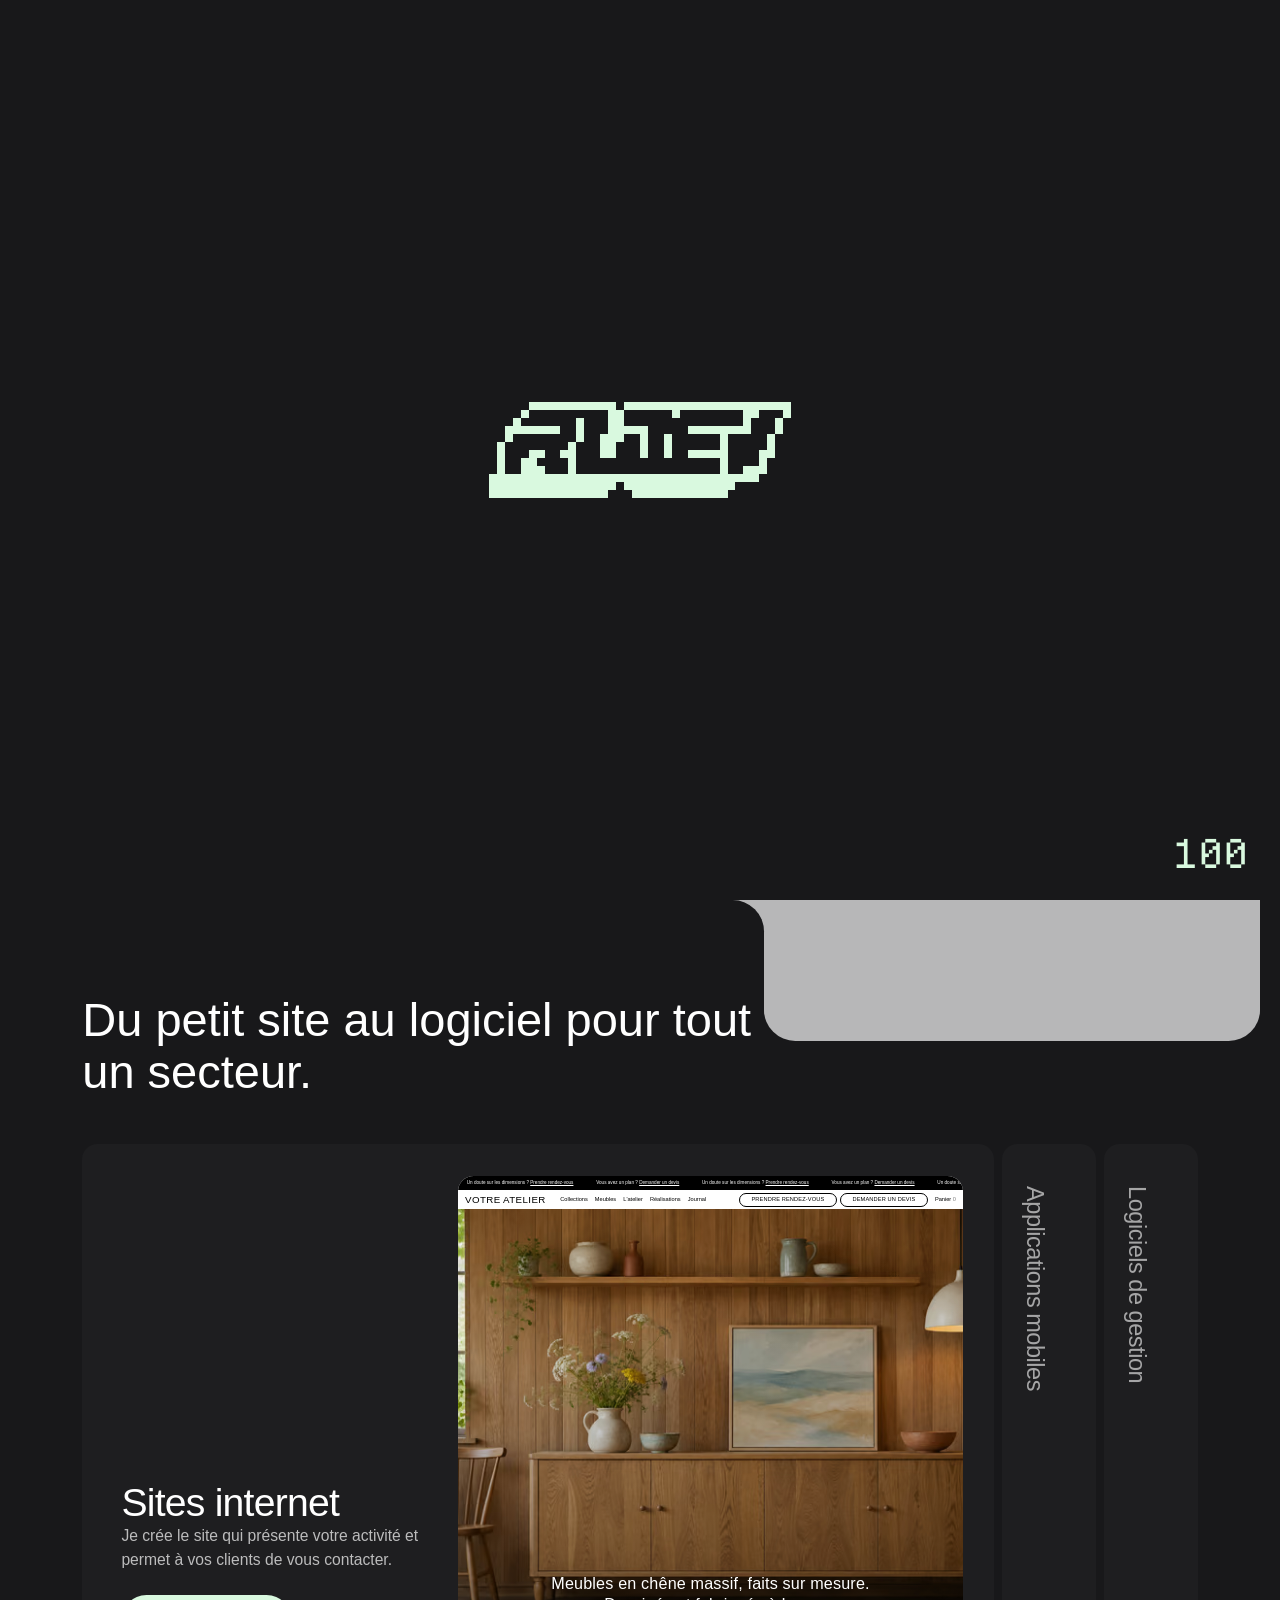
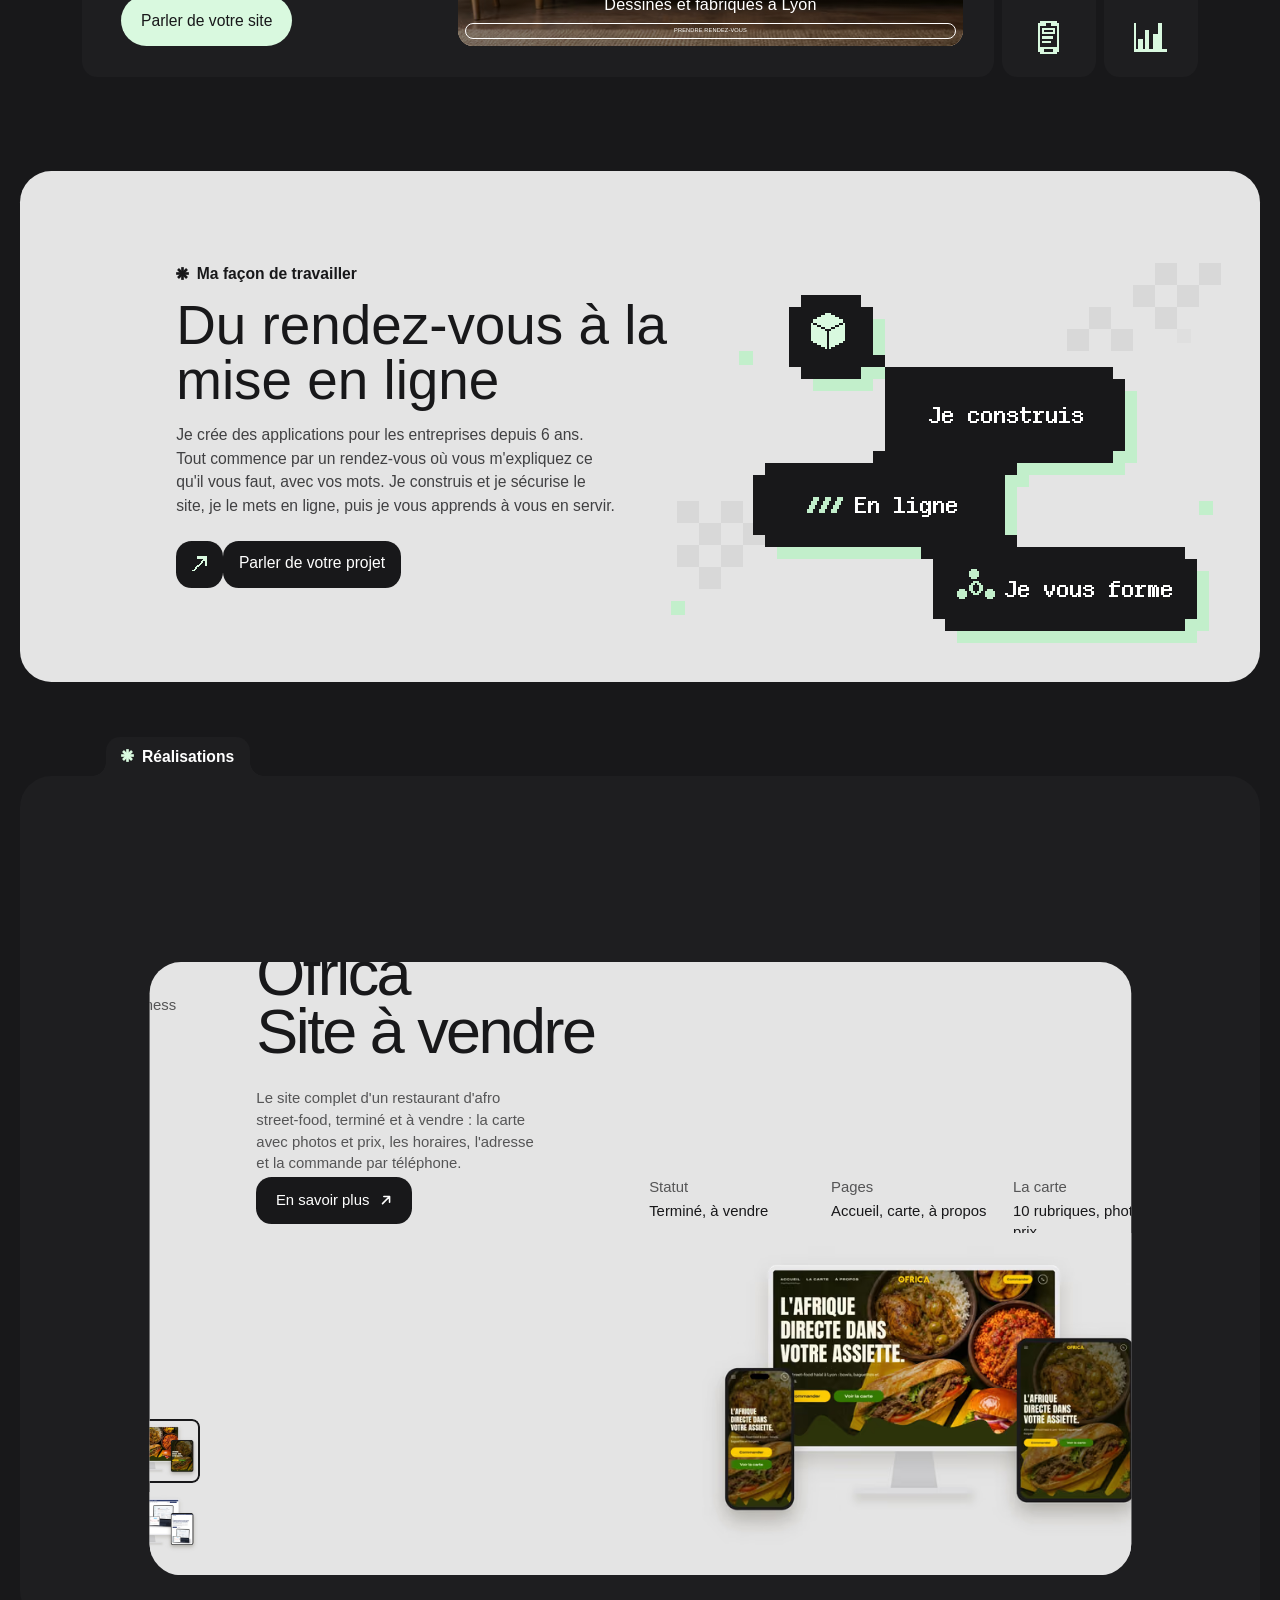
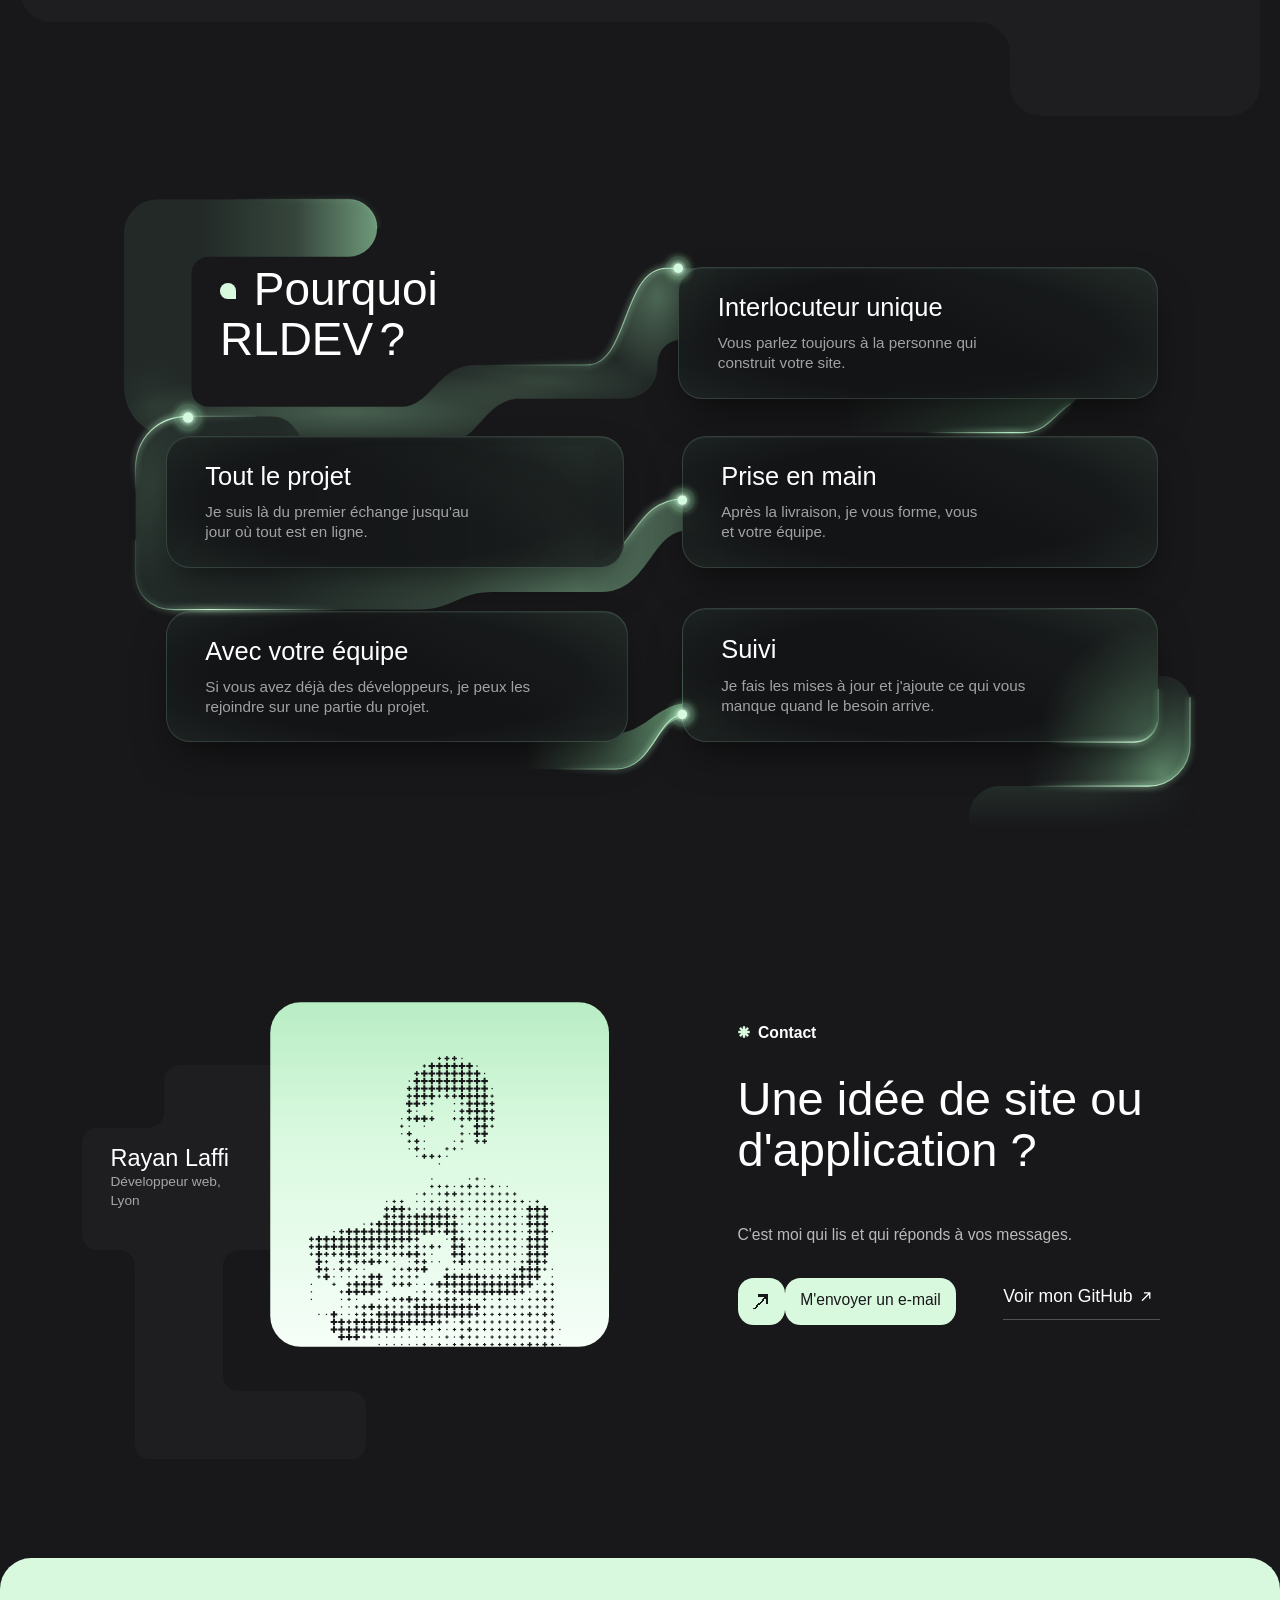
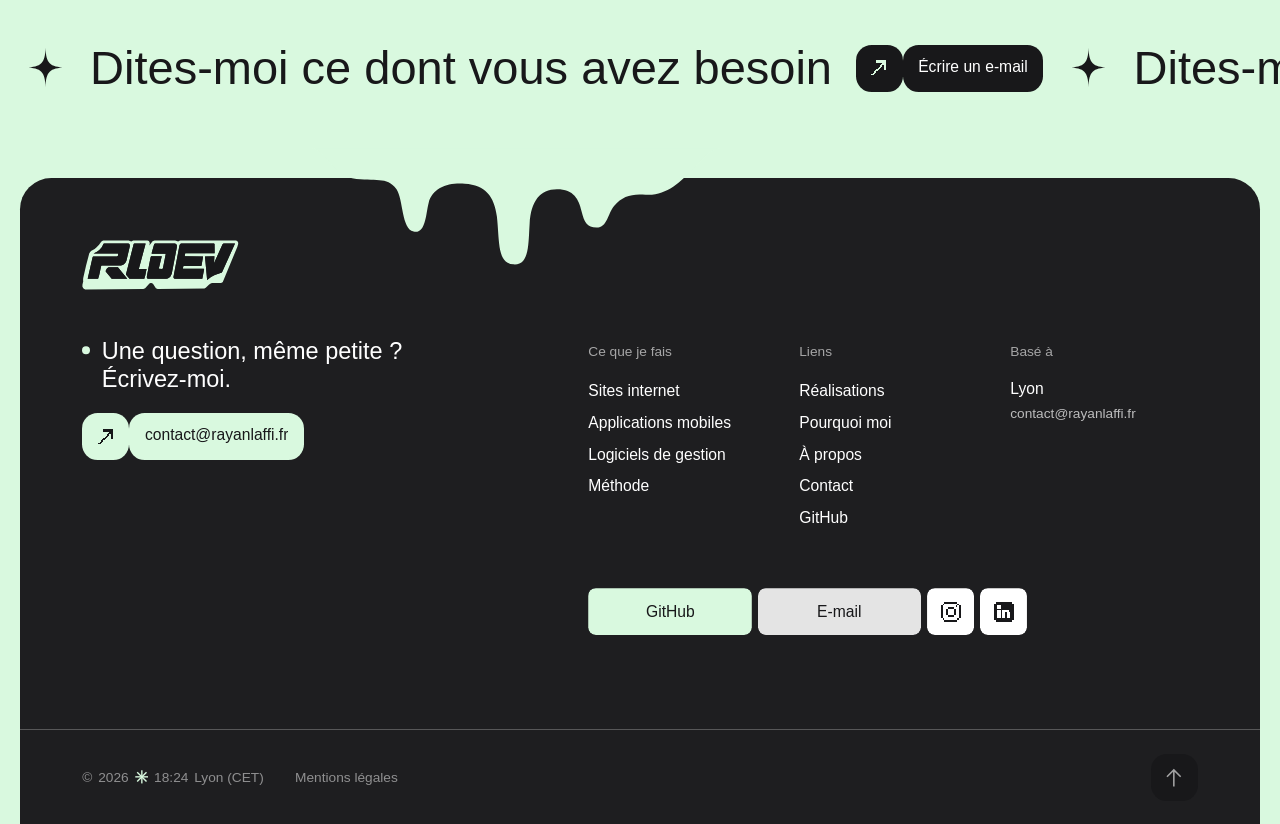
<file: index.html>
<!doctype html> <html lang="fr"><head><meta charset="utf-8"><meta http-equiv="Content-Security-Policy" content="default-src 'self'; script-src 'self'; style-src 'self' 'unsafe-inline' https://fonts.googleapis.com; font-src 'self' https://fonts.gstatic.com; img-src 'self' data:; connect-src 'self'; manifest-src 'self'; media-src 'self'; object-src 'none'; base-uri 'self'; form-action 'self' mailto:; upgrade-insecure-requests"><meta name="viewport" content="width=device-width, initial-scale=1"><title>Rayan Laffi, développeur web à Lyon | RLDEV</title><meta name="description" content="Rayan Laffi, développeur web indépendant à Lyon. Je crée des sites, des applications web et mobiles et des logiciels de gestion, puis je vous forme."><meta name="robots" content="index, follow, max-image-preview:large"><meta name="author" content="Rayan Laffi"><link rel="canonical" href="https://rayanlaffi.fr/"><meta name="theme-color" content="#18181A"><link rel="icon" href="favicon.ico" sizes="32x32"><link rel="icon" href="assets/monogramme-rl-vert.svg" type="image/svg+xml"><link rel="apple-touch-icon" href="apple-touch-icon.png"><link rel="manifest" href="site.webmanifest"><meta property="og:type" content="website"><meta property="og:locale" content="fr_FR"><meta property="og:site_name" content="RLDEV"><meta property="og:url" content="https://rayanlaffi.fr/"><meta property="og:title" content="Rayan Laffi, développeur web à Lyon | RLDEV"><meta property="og:description" content="Je crée des sites, des applications web et mobiles et des logiciels de gestion, puis je vous apprends à vous en servir."><meta property="og:image" content="https://rayanlaffi.fr/og-image.png"><meta property="og:image:type" content="image/png"><meta property="og:image:width" content="1200"><meta property="og:image:height" content="630"><meta property="og:image:alt" content="Logo RLDEV sur fond sombre, avec le texte « Rayan Laffi, développeur web indépendant à Lyon »"><meta name="twitter:card" content="summary_large_image"><meta name="twitter:title" content="Rayan Laffi, développeur web à Lyon | RLDEV"><meta name="twitter:description" content="Je crée des sites, des applications web et mobiles et des logiciels de gestion, puis je vous apprends à vous en servir."><meta name="twitter:image" content="https://rayanlaffi.fr/og-image.png"><meta name="twitter:image:alt" content="Logo RLDEV sur fond sombre, avec le texte « Rayan Laffi, développeur web indépendant à Lyon »"><script type="application/ld+json">{"@context":"https://schema.org","@graph":[{"@type":"WebSite","@id":"https://rayanlaffi.fr/#website","url":"https://rayanlaffi.fr/","name":"RLDEV","alternateName":"Rayan Laffi, développeur web à Lyon","inLanguage":"fr-FR","publisher":{"@id":"https://rayanlaffi.fr/#entreprise"}},{"@type":"ProfilePage","@id":"https://rayanlaffi.fr/#page","url":"https://rayanlaffi.fr/","name":"Rayan Laffi, développeur web à Lyon | RLDEV","description":"Rayan Laffi, développeur web indépendant à Lyon. Je crée des sites, des applications web et mobiles et des logiciels de gestion, puis je vous forme.","inLanguage":"fr-FR","dateModified":"2026-11-26T22:00:00+01:00","isPartOf":{"@id":"https://rayanlaffi.fr/#website"},"about":{"@id":"https://rayanlaffi.fr/#entreprise"},"mainEntity":{"@id":"https://rayanlaffi.fr/#rayan"},"primaryImageOfPage":{"@id":"https://rayanlaffi.fr/#image"},"hasPart":{"@id":"https://rayanlaffi.fr/#realisations"}},{"@type":"ImageObject","@id":"https://rayanlaffi.fr/#image","url":"https://rayanlaffi.fr/og-image.png","contentUrl":"https://rayanlaffi.fr/og-image.png","width":1200,"height":630,"caption":"Logo RLDEV, Rayan Laffi, développeur web indépendant à Lyon"},{"@type":"Person","@id":"https://rayanlaffi.fr/#rayan","name":"Rayan Laffi","givenName":"Rayan","familyName":"Laffi","jobTitle":"Développeur web indépendant","url":"https://rayanlaffi.fr/","email":"contact@rayanlaffi.fr","sameAs":["https://github.com/Rayanlaffi1","https://www.linkedin.com/in/laffirayan/","https://www.instagram.com/rl.developpement/"],"worksFor":{"@id":"https://rayanlaffi.fr/#entreprise"},"knowsLanguage":"fr","knowsAbout":["Création de sites internet","Applications web","Applications mobiles","Logiciels de gestion","Formation aux outils numériques"]},{"@type":"ProfessionalService","@id":"https://rayanlaffi.fr/#entreprise","name":"RLDEV","legalName":"Rayan Laffi, entrepreneur individuel","description":"Développeur web indépendant à Lyon : sites internet, applications web et mobiles, logiciels de gestion, mise en ligne et formation.","url":"https://rayanlaffi.fr/","email":"contact@rayanlaffi.fr","logo":{"@type":"ImageObject","url":"https://rayanlaffi.fr/icon-512.png","width":512,"height":512},"image":{"@id":"https://rayanlaffi.fr/#image"},"identifier":{"@type":"PropertyValue","propertyID":"SIRET","value":"95370436800026"},"founder":{"@id":"https://rayanlaffi.fr/#rayan"},"address":{"@type":"PostalAddress","addressLocality":"Vénissieux","addressRegion":"Auvergne-Rhône-Alpes","addressCountry":"FR"},"areaServed":[{"@type":"Country","name":"France","sameAs":"https://fr.wikipedia.org/wiki/France"},{"@type":"City","name":"Lyon","sameAs":"https://fr.wikipedia.org/wiki/Lyon"}],"knowsLanguage":"fr","sameAs":["https://github.com/Rayanlaffi1","https://www.linkedin.com/in/laffirayan/","https://www.instagram.com/rl.developpement/"],"contactPoint":{"@type":"ContactPoint","contactType":"demandes de projet","email":"contact@rayanlaffi.fr","availableLanguage":"fr"},"hasOfferCatalog":{"@type":"OfferCatalog","name":"Ce que je fais","itemListElement":[{"@type":"Offer","itemOffered":{"@type":"Service","name":"Sites internet","description":"Je crée le site qui présente votre activité et permet à vos clients de vous contacter.","provider":{"@id":"https://rayanlaffi.fr/#entreprise"}}},{"@type":"Offer","itemOffered":{"@type":"Service","name":"Applications mobiles","description":"Je développe votre application pour iPhone et pour Android.","provider":{"@id":"https://rayanlaffi.fr/#entreprise"}}},{"@type":"Offer","itemOffered":{"@type":"Service","name":"Logiciels de gestion","description":"Un outil construit autour de votre façon de travailler, pour votre entreprise ou pour toutes celles de votre métier.","provider":{"@id":"https://rayanlaffi.fr/#entreprise"}}},{"@type":"Offer","itemOffered":{"@type":"Service","name":"Mise en ligne et formation","description":"Je mets votre site en ligne, puis je vous forme, vous et votre équipe.","provider":{"@id":"https://rayanlaffi.fr/#entreprise"}}}]}},{"@type":"ItemList","@id":"https://rayanlaffi.fr/#realisations","name":"Réalisations","itemListElement":[{"@type":"ListItem","position":1,"item":{"@type":"CreativeWork","name":"Ofrica, site de restaurant d'afro street-food, terminé et à vendre","url":"https://rayanlaffi.fr/realisation-ofrica.html","creator":{"@id":"https://rayanlaffi.fr/#rayan"},"image":"https://rayanlaffi.fr/assets/realisation-ofrica.jpg","inLanguage":"fr-FR"}},{"@type":"ListItem","position":2,"item":{"@type":"CreativeWork","name":"Formaness, site vitrine et logiciel SaaS pour organismes de formation","url":"https://rayanlaffi.fr/realisation-formaness.html","sameAs":"https://www.formaness.fr/","creator":{"@id":"https://rayanlaffi.fr/#rayan"},"image":"https://rayanlaffi.fr/assets/realisation-formaness.jpg","inLanguage":"fr-FR"}}]}]}</script><link rel="preconnect" href="https://fonts.googleapis.com"><link rel="preconnect" href="https://fonts.gstatic.com" crossorigin><link rel="stylesheet" href="https://fonts.googleapis.com/css2?family=Caveat:wght@500&family=Commissioner:wght,FLAR@250..300,100&family=Instrument+Sans:wght@400;500;600&family=Manrope:wght@300;400;800&family=Sofia+Sans+Extra+Condensed:wght@800&display=swap"><link rel="preload" href="assets/DepartureMono-Regular.EIIMXWAB.woff2" as="font" type="font/woff2" crossorigin><link rel="stylesheet" href="assets/site.d82095f1f8.css"></head><body> <div class="preloader" hidden aria-hidden="true"><canvas></canvas></div> <script src="assets/debut.b80cb3e69a.js"></script> <a class="skip-link" href="#main">Aller au contenu</a> <header class="nav" data-nav> <div class="nav__bar"> <a class="nav__logo" href="#accueil"> <svg class="logo-rldev" viewBox="42 204 1461 465" role="img" aria-label="RLDEV" focusable="false"><path fill="currentColor" fill-rule="evenodd" d="M46,640 L56,657 L72,665 L614,662 L631,654 L671,609 L681,604 L690,604 L704,613 L731,653 L747,660 L1184,656 L1196,650 L1228,618 L1246,608 L1257,605 L1338,605 L1349,601 L1355,595 L1492,264 L1499,239 L1498,227 L1490,214 L1477,208 L961,208 L951,211 L939,219 L911,208 L718,208 L700,216 L670,255 L674,234 L672,224 L665,214 L652,208 L520,208 L501,217 L477,208 L240,209 L226,216 L218,224 L201,248 L176,275 L160,287 L126,306 L110,327 L80,441 L53,560 L52,582 L54,587 L46,622 Z M961,240 L968,237 L1273,237 L1278,241 L1279,328 L1006,328 L1004,331 L1000,353 L1003,356 L1171,357 L1157,441 L1153,447 L990,447 L987,449 L984,463 L984,473 L1178,473 L1181,477 L1164,566 L906,566 L897,559 L895,548 L951,256 L955,246 Z M486,245 L488,263 L456,398 L448,414 L433,430 L420,438 L405,442 L224,442 L220,449 L202,532 L192,566 L95,565 L141,364 L145,359 L369,359 L377,351 L380,337 L378,330 L150,329 L182,314 L204,298 L227,272 L243,240 L248,237 L472,237 L481,240 Z M722,237 L905,237 L915,239 L925,248 L927,254 L926,274 L879,519 L865,546 L853,557 L841,563 L826,566 L656,566 L647,558 L647,543 L681,369 L686,355 L786,356 L758,473 L790,474 L797,467 L823,334 L821,332 L692,332 L693,321 L715,243 Z M1469,237 L1347,508 L1280,531 L1245,550 L1209,576 L1189,357 L1277,356 L1273,422 L1353,244 L1362,237 Z M529,237 L633,237 L635,239 L573,470 L575,474 L644,475 L632,535 L623,566 L485,566 L453,528 L453,520 L524,241 Z M264,488 L276,468 L291,457 L377,457 L464,565 L319,566 L263,497 Z"/><path class="logo-rldev__ink" d="M961,240 L968,237 L1273,237 L1278,241 L1279,328 L1006,328 L1004,331 L1000,353 L1003,356 L1171,357 L1157,441 L1153,447 L990,447 L987,449 L984,463 L984,473 L1178,473 L1181,477 L1164,566 L906,566 L897,559 L895,548 L951,256 L955,246 Z M486,245 L488,263 L456,398 L448,414 L433,430 L420,438 L405,442 L224,442 L220,449 L202,532 L192,566 L95,565 L141,364 L145,359 L369,359 L377,351 L380,337 L378,330 L150,329 L182,314 L204,298 L227,272 L243,240 L248,237 L472,237 L481,240 Z M722,237 L905,237 L915,239 L925,248 L927,254 L926,274 L879,519 L865,546 L853,557 L841,563 L826,566 L656,566 L647,558 L647,543 L681,369 L686,355 L786,356 L758,473 L790,474 L797,467 L823,334 L821,332 L692,332 L693,321 L715,243 Z M1469,237 L1347,508 L1280,531 L1245,550 L1209,576 L1189,357 L1277,356 L1273,422 L1353,244 L1362,237 Z M529,237 L633,237 L635,239 L573,470 L575,474 L644,475 L632,535 L623,566 L485,566 L453,528 L453,520 L524,241 Z M264,488 L276,468 L291,457 L377,457 L464,565 L319,566 L263,497 Z"/></svg> </a> <nav class="nav__links-wrap pmenu" aria-label="Navigation principale" data-pmenu-nav> <span class="pmenu__goutte" aria-hidden="true"></span> <ul class="pmenu__liste"> <li class="pmenu__item" data-pmenu> <button class="pmenu__lien" type="button" aria-expanded="false" aria-controls="pmenu-services" data-pmenu-cible="services">Ce que je fais</button> <div class="pmenu__tiroir" id="pmenu-services"> <ul class="pmenu__carte"> <li style="--i:0"><a class="pmenu__entree" href="#services"><span class="pmenu__forme" aria-hidden="true"><svg viewBox="0 0 100 100" focusable="false"><g fill="currentColor"><path d="M3 3H25A24 24 0 0 1 49 27V49H27A24 24 0 0 1 3 25Z"/><path transform="matrix(-1 0 0 1 100 0)" d="M3 3H25A24 24 0 0 1 49 27V49H27A24 24 0 0 1 3 25Z"/><path transform="matrix(1 0 0 -1 0 100)" d="M3 3H25A24 24 0 0 1 49 27V49H27A24 24 0 0 1 3 25Z"/><path transform="rotate(180 50 50)" d="M3 3H25A24 24 0 0 1 49 27V49H27A24 24 0 0 1 3 25Z"/></g></svg></span><span class="pmenu__texte"><span class="pmenu__nom">Sites internet</span><span class="pmenu__desc">Le site qui présente votre activité</span></span></a></li> <li style="--i:1"><a class="pmenu__entree" href="#services"><span class="pmenu__forme" aria-hidden="true"><svg viewBox="0 0 100 100" focusable="false"><path fill="currentColor" d="M66 3V34A40 40 0 0 1 97 66H66A40 40 0 0 1 34 97V66A40 40 0 0 1 3 34H34A40 40 0 0 1 66 3Z"/></svg></span><span class="pmenu__texte"><span class="pmenu__nom">Applications mobiles</span><span class="pmenu__desc">Pour iPhone et pour Android</span></span></a></li> <li style="--i:2"><a class="pmenu__entree" href="#services"><span class="pmenu__forme" aria-hidden="true"><svg viewBox="0 0 100 100" focusable="false"><g fill="currentColor"><rect x="43" y="3" width="14" height="94"/><rect x="43" y="3" width="14" height="94" transform="rotate(45 50 50)"/><rect x="43" y="3" width="14" height="94" transform="rotate(90 50 50)"/><rect x="43" y="3" width="14" height="94" transform="rotate(135 50 50)"/></g></svg></span><span class="pmenu__texte"><span class="pmenu__nom">Logiciels de gestion</span><span class="pmenu__desc">Construits autour de votre métier</span></span></a></li> </ul> </div> </li> <li class="pmenu__item"><a class="pmenu__lien" href="#vision" data-pmenu-cible="vision">Méthode</a></li> <li class="pmenu__item" data-pmenu> <button class="pmenu__lien" type="button" aria-expanded="false" aria-controls="pmenu-projets" data-pmenu-cible="projets">Réalisations</button> <div class="pmenu__tiroir" id="pmenu-projets"> <ul class="pmenu__carte"> <li style="--i:0"><a class="pmenu__entree" href="realisation-ofrica.html"><span class="pmenu__forme pmenu__forme--projet" style="--tint:#FDCC02;--clip:var(--rg-clip-fleur)" aria-hidden="true"></span><span class="pmenu__texte"><span class="pmenu__nom">Ofrica</span><span class="pmenu__desc">Site de restaurant, Lyon</span></span></a></li> <li style="--i:1"><a class="pmenu__entree" href="realisation-formaness.html"><span class="pmenu__forme pmenu__forme--projet" style="--tint:#3281A9;--clip:var(--rg-clip-carre)" aria-hidden="true"></span><span class="pmenu__texte"><span class="pmenu__nom">Formaness</span><span class="pmenu__desc">Site vitrine et logiciel SaaS</span></span></a></li> <li style="--i:2" hidden><a class="pmenu__entree" href="#projets"><span class="pmenu__forme pmenu__forme--projet" style="--tint:#234F1A;--clip:var(--rg-clip-etoile)" aria-hidden="true"></span><span class="pmenu__texte"><span class="pmenu__nom">Comptoir des Saveurs</span><span class="pmenu__desc">Site vitrine, Lyon</span></span></a></li> </ul> </div> </li> <li class="pmenu__item"><a class="pmenu__lien" href="#pourquoi" data-pmenu-cible="pourquoi">Pourquoi moi</a></li> <li class="pmenu__item"><a class="pmenu__contact" href="#contact" data-pmenu-cible="contact"><span>Contact</span><span class="pmenu__fleche-boite"><svg class="pmenu__fleche" viewBox="-2 -2 16 16" aria-hidden="true" focusable="false" shape-rendering="crispEdges"><g fill="currentColor"><rect x="4" y="0" width="8" height="2"/><rect x="9" y="2" width="3" height="1"/><rect x="8" y="3" width="4" height="1"/><rect x="7" y="4" width="2" height="1"/><rect x="10" y="4" width="2" height="4"/><rect x="6" y="5" width="2" height="1"/><rect x="5" y="6" width="2" height="1"/><rect x="4" y="7" width="2" height="1"/><rect x="3" y="8" width="2" height="1"/><rect x="2" y="9" width="2" height="1"/><rect x="1" y="10" width="2" height="1"/><rect x="0" y="11" width="2" height="1"/></g></svg></span></a></li> </ul> </nav> <div class="pmob" data-pmob> <button class="pmob__pilule" type="button" aria-expanded="false" aria-controls="pmob-panneau" data-pmob-ouvrir> <span class="pmob__goutte" aria-hidden="true"></span><span>Menu</span> </button> <div class="pmob__panneau" id="pmob-panneau" role="dialog" aria-modal="true" aria-label="Menu" hidden> <div class="pmob__tete"> <a class="pmob__logo" href="#accueil" aria-label="RLDEV, accueil" data-pmob-logo></a> <button class="pmob__retour" type="button" data-pmob-retour hidden><svg class="pmob__chevron" viewBox="0 0 6 10" aria-hidden="true" focusable="false" shape-rendering="crispEdges"><path fill="currentColor" d="M0 0h2v2H0zM2 2h2v2H2zM4 4h2v2H4zM2 6h2v2H2zM0 8h2v2H0z"/></svg><span data-pmob-retour-texte>Retour</span></button> <button class="pmob__fermer" type="button" data-pmob-fermer><span>Fermer</span><svg viewBox="0 0 7 7" aria-hidden="true" focusable="false" shape-rendering="crispEdges"><path fill="currentColor" d="M0 0h1v1H0zM6 0h1v1H6zM1 1h1v1H1zM5 1h1v1H5zM2 2h1v1H2zM4 2h1v1H4zM3 3h1v1H3zM2 4h1v1H2zM4 4h1v1H4zM1 5h1v1H1zM5 5h1v1H5zM0 6h1v1H0zM6 6h1v1H6z"/></svg></button> </div> <div class="pmob__vues" data-pmob-vues> <ul class="pmob__vue" data-pmob-vue="racine"> <li style="--i:0"><button class="pmob__lien" type="button" data-pmob-vers="services" data-pmenu-cible="services">Ce que je fais<svg class="pmob__chevron" viewBox="0 0 6 10" aria-hidden="true" focusable="false" shape-rendering="crispEdges"><path fill="currentColor" d="M0 0h2v2H0zM2 2h2v2H2zM4 4h2v2H4zM2 6h2v2H2zM0 8h2v2H0z"/></svg></button></li> <li style="--i:1"><a class="pmob__lien" href="#vision" data-pmenu-cible="vision">Méthode</a></li> <li style="--i:2"><button class="pmob__lien" type="button" data-pmob-vers="projets" data-pmenu-cible="projets">Réalisations<svg class="pmob__chevron" viewBox="0 0 6 10" aria-hidden="true" focusable="false" shape-rendering="crispEdges"><path fill="currentColor" d="M0 0h2v2H0zM2 2h2v2H2zM4 4h2v2H4zM2 6h2v2H2zM0 8h2v2H0z"/></svg></button></li> <li style="--i:3"><a class="pmob__lien" href="#pourquoi" data-pmenu-cible="pourquoi">Pourquoi moi</a></li> </ul> <ul class="pmob__vue" data-pmob-vue="services" aria-label="Ce que je fais" hidden> <li style="--i:0"><a class="pmenu__entree" href="#services"><span class="pmenu__forme" aria-hidden="true"><svg viewBox="0 0 100 100" focusable="false"><g fill="currentColor"><path d="M3 3H25A24 24 0 0 1 49 27V49H27A24 24 0 0 1 3 25Z"/><path transform="matrix(-1 0 0 1 100 0)" d="M3 3H25A24 24 0 0 1 49 27V49H27A24 24 0 0 1 3 25Z"/><path transform="matrix(1 0 0 -1 0 100)" d="M3 3H25A24 24 0 0 1 49 27V49H27A24 24 0 0 1 3 25Z"/><path transform="rotate(180 50 50)" d="M3 3H25A24 24 0 0 1 49 27V49H27A24 24 0 0 1 3 25Z"/></g></svg></span><span class="pmenu__texte"><span class="pmenu__nom">Sites internet</span><span class="pmenu__desc">Le site qui présente votre activité</span></span></a></li> <li style="--i:1"><a class="pmenu__entree" href="#services"><span class="pmenu__forme" aria-hidden="true"><svg viewBox="0 0 100 100" focusable="false"><path fill="currentColor" d="M66 3V34A40 40 0 0 1 97 66H66A40 40 0 0 1 34 97V66A40 40 0 0 1 3 34H34A40 40 0 0 1 66 3Z"/></svg></span><span class="pmenu__texte"><span class="pmenu__nom">Applications mobiles</span><span class="pmenu__desc">Pour iPhone et pour Android</span></span></a></li> <li style="--i:2"><a class="pmenu__entree" href="#services"><span class="pmenu__forme" aria-hidden="true"><svg viewBox="0 0 100 100" focusable="false"><g fill="currentColor"><rect x="43" y="3" width="14" height="94"/><rect x="43" y="3" width="14" height="94" transform="rotate(45 50 50)"/><rect x="43" y="3" width="14" height="94" transform="rotate(90 50 50)"/><rect x="43" y="3" width="14" height="94" transform="rotate(135 50 50)"/></g></svg></span><span class="pmenu__texte"><span class="pmenu__nom">Logiciels de gestion</span><span class="pmenu__desc">Construits autour de votre métier</span></span></a></li> </ul> <ul class="pmob__vue" data-pmob-vue="projets" aria-label="Réalisations" hidden> <li style="--i:0"><a class="pmenu__entree" href="realisation-ofrica.html"><span class="pmenu__forme pmenu__forme--projet" style="--tint:#FDCC02;--clip:var(--rg-clip-fleur)" aria-hidden="true"></span><span class="pmenu__texte"><span class="pmenu__nom">Ofrica</span><span class="pmenu__desc">Site de restaurant, Lyon</span></span></a></li> <li style="--i:1"><a class="pmenu__entree" href="realisation-formaness.html"><span class="pmenu__forme pmenu__forme--projet" style="--tint:#3281A9;--clip:var(--rg-clip-carre)" aria-hidden="true"></span><span class="pmenu__texte"><span class="pmenu__nom">Formaness</span><span class="pmenu__desc">Site vitrine et logiciel SaaS</span></span></a></li> <li style="--i:2" hidden><a class="pmenu__entree" href="#projets"><span class="pmenu__forme pmenu__forme--projet" style="--tint:#234F1A;--clip:var(--rg-clip-etoile)" aria-hidden="true"></span><span class="pmenu__texte"><span class="pmenu__nom">Comptoir des Saveurs</span><span class="pmenu__desc">Site vitrine, Lyon</span></span></a></li> </ul> </div> <a class="pmob__contact" href="#contact"><span>Contact</span><span class="pmenu__fleche-boite"><svg class="pmenu__fleche" viewBox="-2 -2 16 16" aria-hidden="true" focusable="false" shape-rendering="crispEdges"><g fill="currentColor"><rect x="4" y="0" width="8" height="2"/><rect x="9" y="2" width="3" height="1"/><rect x="8" y="3" width="4" height="1"/><rect x="7" y="4" width="2" height="1"/><rect x="10" y="4" width="2" height="4"/><rect x="6" y="5" width="2" height="1"/><rect x="5" y="6" width="2" height="1"/><rect x="4" y="7" width="2" height="1"/><rect x="3" y="8" width="2" height="1"/><rect x="2" y="9" width="2" height="1"/><rect x="1" y="10" width="2" height="1"/><rect x="0" y="11" width="2" height="1"/></g></svg></span></a> </div> </div> </div> </header> <main id="main"> <header class="hero" id="accueil"> <div class="nav-trigger" data-nav-trigger aria-hidden="true"></div> <div class="hero__panel hx" data-hx> <div class="hx__stage" data-hx-stage> <h1 class="hx__layer hx__layer--title" id="hx-title"> <span class="visually-hidden">Rayan Laffi, développeur web à Lyon : je crée votre site et vos applications</span> <span class="hx__row hx__row--1" aria-hidden="true"> <span class="hx__lab hx__lab--left">Sites<br>internet</span> <span class="hx__cell" data-hx-side="l"><span class="hx__word" data-hx-word>Je crée</span></span> <span class="hx__cell hx__cell--slot" data-hx-slot><span class="hx__slot" data-hx-slot-in> <svg class="px" viewBox="0 0 100 100" data-px data-state="goutte" focusable="false"> <g class="px__g px__feuilles"><g><path class="px__ink px__feuille" d="M3 3H25A24 24 0 0 1 49 27V49H27A24 24 0 0 1 3 25Z"/></g><g transform="matrix(-1 0 0 1 100 0)"><path class="px__ink px__feuille" d="M3 3H25A24 24 0 0 1 49 27V49H27A24 24 0 0 1 3 25Z"/></g><g transform="matrix(1 0 0 -1 0 100)"><path class="px__ink px__feuille" d="M3 3H25A24 24 0 0 1 49 27V49H27A24 24 0 0 1 3 25Z"/></g><g transform="rotate(180 50 50)"><path class="px__ink px__feuille" d="M3 3H25A24 24 0 0 1 49 27V49H27A24 24 0 0 1 3 25Z"/></g></g> <g class="px__g px__asterisque"><g><rect class="px__ink px__bar" x="43" y="3" width="14" height="94"/></g><g transform="rotate(45 50 50)"><rect class="px__ink px__bar" x="43" y="3" width="14" height="94"/></g><g transform="rotate(90 50 50)"><rect class="px__ink px__bar" x="43" y="3" width="14" height="94"/></g><g transform="rotate(135 50 50)"><rect class="px__ink px__bar" x="43" y="3" width="14" height="94"/></g></g> <g class="px__g px__moulin"><path class="px__ink px__moulin-forme" d="M66 3V34A40 40 0 0 1 97 66H66A40 40 0 0 1 34 97V66A40 40 0 0 1 3 34H34A40 40 0 0 1 66 3Z"/></g> <g class="px__g px__goutte"><path class="px__acc px__goutte-forme" d="M3 97V50A47 47 0 1 1 50 97Z"/></g> </svg> </span></span> <span class="hx__stack hx__stack--up"> <span class="hx__lab hx__lab--up">Applications web<br>et mobiles</span> <span class="hx__cell" data-hx-side="r"><span class="hx__word" data-hx-word>votre</span></span> </span> </span> <span class="hx__row hx__row--2" aria-hidden="true"> <span class="hx__cell" data-hx-side="l"><span class="hx__word" data-hx-word>site</span></span> <span class="hx__cell hx__cell--slot" data-hx-slot><span class="hx__slot" data-hx-slot-in> <svg class="px" viewBox="0 0 100 100" data-px data-state="feuilles" focusable="false"> <g class="px__g px__feuilles"><g><path class="px__ink px__feuille" d="M3 3H25A24 24 0 0 1 49 27V49H27A24 24 0 0 1 3 25Z"/></g><g transform="matrix(-1 0 0 1 100 0)"><path class="px__ink px__feuille" d="M3 3H25A24 24 0 0 1 49 27V49H27A24 24 0 0 1 3 25Z"/></g><g transform="matrix(1 0 0 -1 0 100)"><path class="px__ink px__feuille" d="M3 3H25A24 24 0 0 1 49 27V49H27A24 24 0 0 1 3 25Z"/></g><g transform="rotate(180 50 50)"><path class="px__ink px__feuille" d="M3 3H25A24 24 0 0 1 49 27V49H27A24 24 0 0 1 3 25Z"/></g></g> <g class="px__g px__asterisque"><g><rect class="px__ink px__bar" x="43" y="3" width="14" height="94"/></g><g transform="rotate(45 50 50)"><rect class="px__ink px__bar" x="43" y="3" width="14" height="94"/></g><g transform="rotate(90 50 50)"><rect class="px__ink px__bar" x="43" y="3" width="14" height="94"/></g><g transform="rotate(135 50 50)"><rect class="px__ink px__bar" x="43" y="3" width="14" height="94"/></g></g> <g class="px__g px__moulin"><path class="px__ink px__moulin-forme" d="M66 3V34A40 40 0 0 1 97 66H66A40 40 0 0 1 34 97V66A40 40 0 0 1 3 34H34A40 40 0 0 1 66 3Z"/></g> <g class="px__g px__goutte"><path class="px__acc px__goutte-forme" d="M3 97V50A47 47 0 1 1 50 97Z"/></g> </svg> </span></span> <span class="hx__cell" data-hx-side="r"><span class="hx__word" data-hx-word>et vos</span></span> <span class="hx__cell hx__cell--slot" data-hx-slot><span class="hx__slot" data-hx-slot-in> <svg class="px" viewBox="0 0 100 100" data-px data-state="asterisque" focusable="false"> <g class="px__g px__feuilles"><g><path class="px__ink px__feuille" d="M3 3H25A24 24 0 0 1 49 27V49H27A24 24 0 0 1 3 25Z"/></g><g transform="matrix(-1 0 0 1 100 0)"><path class="px__ink px__feuille" d="M3 3H25A24 24 0 0 1 49 27V49H27A24 24 0 0 1 3 25Z"/></g><g transform="matrix(1 0 0 -1 0 100)"><path class="px__ink px__feuille" d="M3 3H25A24 24 0 0 1 49 27V49H27A24 24 0 0 1 3 25Z"/></g><g transform="rotate(180 50 50)"><path class="px__ink px__feuille" d="M3 3H25A24 24 0 0 1 49 27V49H27A24 24 0 0 1 3 25Z"/></g></g> <g class="px__g px__asterisque"><g><rect class="px__ink px__bar" x="43" y="3" width="14" height="94"/></g><g transform="rotate(45 50 50)"><rect class="px__ink px__bar" x="43" y="3" width="14" height="94"/></g><g transform="rotate(90 50 50)"><rect class="px__ink px__bar" x="43" y="3" width="14" height="94"/></g><g transform="rotate(135 50 50)"><rect class="px__ink px__bar" x="43" y="3" width="14" height="94"/></g></g> <g class="px__g px__moulin"><path class="px__ink px__moulin-forme" d="M66 3V34A40 40 0 0 1 97 66H66A40 40 0 0 1 34 97V66A40 40 0 0 1 3 34H34A40 40 0 0 1 66 3Z"/></g> <g class="px__g px__goutte"><path class="px__acc px__goutte-forme" d="M3 97V50A47 47 0 1 1 50 97Z"/></g> </svg> </span></span> <span class="hx__cta hx__cta--row hx__cta--ghost" data-hx-cta-ghost></span> </span> <span class="hx__row hx__row--3" aria-hidden="true"> <span class="hx__lab hx__lab--left">Logiciels<br>de gestion<br>sur mesure</span> <span class="hx__cell" data-hx-side="l"><span class="hx__word" data-hx-word>appli</span></span> <span class="hx__cell hx__cell--slot" data-hx-slot><span class="hx__slot" data-hx-slot-in> <svg class="px" viewBox="0 0 100 100" data-px data-state="moulin" focusable="false"> <g class="px__g px__feuilles"><g><path class="px__ink px__feuille" d="M3 3H25A24 24 0 0 1 49 27V49H27A24 24 0 0 1 3 25Z"/></g><g transform="matrix(-1 0 0 1 100 0)"><path class="px__ink px__feuille" d="M3 3H25A24 24 0 0 1 49 27V49H27A24 24 0 0 1 3 25Z"/></g><g transform="matrix(1 0 0 -1 0 100)"><path class="px__ink px__feuille" d="M3 3H25A24 24 0 0 1 49 27V49H27A24 24 0 0 1 3 25Z"/></g><g transform="rotate(180 50 50)"><path class="px__ink px__feuille" d="M3 3H25A24 24 0 0 1 49 27V49H27A24 24 0 0 1 3 25Z"/></g></g> <g class="px__g px__asterisque"><g><rect class="px__ink px__bar" x="43" y="3" width="14" height="94"/></g><g transform="rotate(45 50 50)"><rect class="px__ink px__bar" x="43" y="3" width="14" height="94"/></g><g transform="rotate(90 50 50)"><rect class="px__ink px__bar" x="43" y="3" width="14" height="94"/></g><g transform="rotate(135 50 50)"><rect class="px__ink px__bar" x="43" y="3" width="14" height="94"/></g></g> <g class="px__g px__moulin"><path class="px__ink px__moulin-forme" d="M66 3V34A40 40 0 0 1 97 66H66A40 40 0 0 1 34 97V66A40 40 0 0 1 3 34H34A40 40 0 0 1 66 3Z"/></g> <g class="px__g px__goutte"><path class="px__acc px__goutte-forme" d="M3 97V50A47 47 0 1 1 50 97Z"/></g> </svg> </span></span> <span class="hx__stack hx__stack--down"> <span class="hx__cell" data-hx-side="r"><span class="hx__word" data-hx-word>cations</span></span> <span class="hx__lab hx__lab--down">Mise en ligne<br>et formation</span> </span> </span> </h1> <div class="hx__layer hx__layer--ui"> <p class="visually-hidden">Sites internet, applications web et mobiles, logiciels de gestion sur mesure, mise en ligne et formation.</p> <div class="hx__row hx__row--1"> <span class="hx__lab hx__lab--left" data-hx-lab="left" data-hx-side="l" aria-hidden="true">Sites<br>internet</span> <span class="hx__cell" aria-hidden="true"><span class="hx__word">Je crée</span></span> <span class="hx__cell hx__cell--slot" aria-hidden="true"></span> <span class="hx__stack hx__stack--up"> <span class="hx__lab hx__lab--up" data-hx-lab="up" data-hx-side="r" aria-hidden="true">Applications web<br>et mobiles</span> <span class="hx__cell" aria-hidden="true"><span class="hx__word">votre</span></span> </span> </div> <div class="hx__row hx__row--2"> <span class="hx__cell" aria-hidden="true"><span class="hx__word">site</span></span> <span class="hx__cell hx__cell--slot" aria-hidden="true"></span> <span class="hx__cell" aria-hidden="true"><span class="hx__word">et vos</span></span> <span class="hx__cell hx__cell--slot" aria-hidden="true"></span> <a class="hx__cta hx__cta--row" href="#contact" data-hx-cta data-hx-side="r"> <span class="hx__cta-inner"> <span class="hx__cta-text" data-hx-cta-text>Me contacter</span> <span class="hx__cta-arrow" aria-hidden="true"><svg viewBox="0 0 14 14" focusable="false"><path d="M2.5 11.5L11 3M4.5 3H11V9.5" fill="none" stroke="currentColor" stroke-width="2.4"/></svg></span> </span> <span class="hx__cta-hover" aria-hidden="true"> <span class="hx__cta-text hx__cta-dup" data-text="Me contacter"></span> <span class="hx__cta-arrow"><svg viewBox="0 0 14 14" focusable="false"><path d="M2.5 11.5L11 3M4.5 3H11V9.5" fill="none" stroke="currentColor" stroke-width="2.4"/></svg></span> </span> </a> </div> <div class="hx__row hx__row--3"> <span class="hx__lab hx__lab--left" data-hx-lab="left" data-hx-side="l" aria-hidden="true">Logiciels<br>de gestion<br>sur mesure</span> <span class="hx__cell" aria-hidden="true"><span class="hx__word">appli</span></span> <span class="hx__cell hx__cell--slot" aria-hidden="true"></span> <span class="hx__stack hx__stack--down"> <span class="hx__cell" aria-hidden="true"><span class="hx__word">cations</span></span> <span class="hx__lab hx__lab--down" data-hx-lab="down" data-hx-side="r" aria-hidden="true">Mise en ligne<br>et formation</span> </span> </div> <a class="hx__cta hx__cta--below" href="#contact" data-hx-cta-mob> <span class="hx__cta-inner"> <span class="hx__cta-text">Me contacter</span> <span class="hx__cta-arrow" aria-hidden="true"><svg viewBox="0 0 14 14" focusable="false"><path d="M2.5 11.5L11 3M4.5 3H11V9.5" fill="none" stroke="currentColor" stroke-width="2.4"/></svg></span> </span> <span class="hx__cta-hover" aria-hidden="true"> <span class="hx__cta-text hx__cta-dup" data-text="Me contacter"></span> <span class="hx__cta-arrow"><svg viewBox="0 0 14 14" focusable="false"><path d="M2.5 11.5L11 3M4.5 3H11V9.5" fill="none" stroke="currentColor" stroke-width="2.4"/></svg></span> </span> </a> </div> </div> </div> </header> <section class="services" id="services" aria-labelledby="services-title"> <div class="joint" aria-hidden="true"> <div class="joint__left"><span class="joint__corner"></span><span class="joint__left-bg"></span></div> <div class="joint__right"></div> </div> <div class="wrap"> <div class="container services__inner"> <div class="tag"><span class="subheading"><span class="subheading__dot" aria-hidden="true"></span>Ce que je fais</span></div> <h2 class="services__title" id="services-title">Du petit site au logiciel pour tout un secteur.</h2> <ul class="acc" id="acc"> <li class="acc__item" data-active="true" data-sketch="site"> <button class="acc__tab" type="button" aria-expanded="true" aria-controls="p1">Sites internet</button> <svg class="acc__icon" viewBox="0 0 54 48" aria-hidden="true"><path fill="currentColor" d="M3 6h48v3h-48zM0 9h6v3h-6zM9 9h3v3h-3zM15 9h3v3h-3zM21 9h33v3h-33zM0 12h54v3h-54zM0 15h3v3h-3zM51 15h3v3h-3zM0 18h3v3h-3zM6 18h21v3h-21zM51 18h3v3h-3zM0 21h3v3h-3zM51 21h3v3h-3zM0 24h3v3h-3zM6 24h36v3h-36zM51 24h3v3h-3zM0 27h3v3h-3zM6 27h30v3h-30zM51 27h3v3h-3zM0 30h3v3h-3zM51 30h3v3h-3zM0 33h3v3h-3zM6 33h15v3h-15zM51 33h3v3h-3zM0 36h3v3h-3zM6 36h15v3h-15zM51 36h3v3h-3zM0 39h3v3h-3zM51 39h3v3h-3zM3 42h48v3h-48z"/></svg> <div class="acc__body"><div><div class="acc__panel" id="p1"> <div class="acc__text"><h3>Sites internet</h3><p>Je crée le site qui présente votre activité et permet à vos clients de vous contacter.</p><a href="#contact">Parler de votre site</a></div> <div class="frame" data-fragment="site" role="img" aria-label="Exemple de page d'accueil d'un site de vente de meubles"></div> </div></div></div> </li> <li class="acc__item" data-active="false" data-sketch="app"> <button class="acc__tab" type="button" aria-expanded="false" aria-controls="p2">Applications mobiles</button> <svg class="acc__icon" viewBox="0 0 54 48" aria-hidden="true"><path fill="currentColor" transform="translate(12 0)" d="M3 3h24v3h-24zM0 6h12v3h-12zM18 6h12v3h-12zM0 9h3v3h-3zM27 9h3v3h-3zM0 12h3v3h-3zM6 12h18v3h-18zM27 12h3v3h-3zM0 15h3v3h-3zM6 15h3v3h-3zM21 15h3v3h-3zM27 15h3v3h-3zM0 18h3v3h-3zM6 18h18v3h-18zM27 18h3v3h-3zM0 21h3v3h-3zM27 21h3v3h-3zM0 24h3v3h-3zM6 24h15v3h-15zM27 24h3v3h-3zM0 27h3v3h-3zM27 27h3v3h-3zM0 30h3v3h-3zM6 30h12v3h-12zM27 30h3v3h-3zM0 33h3v3h-3zM27 33h3v3h-3zM0 36h3v3h-3zM27 36h3v3h-3zM0 39h30v3h-30zM0 42h9v3h-9zM21 42h9v3h-9zM3 45h24v3h-24z"/></svg> <div class="acc__body"><div><div class="acc__panel" id="p2"> <div class="acc__text"><h3>Applications mobiles</h3><p>Je développe votre application pour iPhone et pour Android.</p><a href="#contact">Parler de votre application</a></div> <div class="frame" data-fragment="app" role="img" aria-label="Exemples d'applications mobiles : commande à emporter d'une boulangerie, prise de rendez-vous chez un coiffeur et réservation de cours dans une salle de sport"></div> </div></div></div> </li> <li class="acc__item" data-active="false" data-sketch="logiciel"> <button class="acc__tab" type="button" aria-expanded="false" aria-controls="p3">Logiciels de gestion</button> <svg class="acc__icon" viewBox="0 0 54 48" aria-hidden="true"><path fill="currentColor" transform="translate(4 0)" d="M0 6h3v3h-3zM33 6h6v3h-6zM0 9h3v3h-3zM33 9h6v3h-6zM0 12h3v3h-3zM33 12h6v3h-6zM0 15h3v3h-3zM15 15h6v3h-6zM33 15h6v3h-6zM0 18h3v3h-3zM15 18h6v3h-6zM33 18h6v3h-6zM0 21h3v3h-3zM15 21h6v3h-6zM27 21h12v3h-12zM0 24h3v3h-3zM15 24h6v3h-6zM27 24h12v3h-12zM0 27h3v3h-3zM6 27h6v3h-6zM15 27h6v3h-6zM27 27h12v3h-12zM0 30h3v3h-3zM6 30h6v3h-6zM15 30h6v3h-6zM27 30h12v3h-12zM0 33h3v3h-3zM6 33h6v3h-6zM15 33h6v3h-6zM27 33h12v3h-12zM0 36h3v3h-3zM6 36h6v3h-6zM15 36h6v3h-6zM27 36h12v3h-12zM0 39h3v3h-3zM6 39h6v3h-6zM15 39h6v3h-6zM27 39h12v3h-12zM0 42h45v3h-45z"/></svg> <div class="acc__body"><div><div class="acc__panel" id="p3"> <div class="acc__text"><h3>Logiciels de gestion</h3><p>Un outil construit autour de votre façon de travailler, pour votre entreprise ou pour toutes celles de votre métier.</p><a href="#contact">Parler de votre logiciel</a></div> <div class="frame" data-fragment="logiciel" role="img" aria-label="Exemple de tableau de bord d'un logiciel de gestion pour une entreprise de plomberie : factures du mois, objectif, interventions du jour, chiffre d'affaires par jour et factures à relancer"></div> </div></div></div> </li> </ul> </div> </div> </section> <section class="vision" id="vision" aria-labelledby="vision-title"> <div class="vision__panel"> <div class="container"> <div class="vision__text"> <p class="subheading"><span class="subheading__dot subheading__dot--orange" aria-hidden="true"></span>Ma façon de travailler</p> <h2 class="vision__title" id="vision-title">Du rendez-vous à la mise en ligne</h2> <p class="vision__body">Je crée des applications pour les entreprises depuis 6 ans. Tout commence par un rendez-vous où vous m'expliquez ce qu'il vous faut, avec vos mots. Je construis et je sécurise le site, je le mets en ligne, puis je vous apprends à vous en servir.</p> <a class="btn btn--noir btn--survol-accent" data-btn href="mailto:contact@rayanlaffi.fr"> <span class="btn__icon" aria-hidden="true"><svg class="btn__cube" viewBox="-2 -2 16 16" focusable="false" shape-rendering="crispEdges"><g fill="var(--color-primary)"><rect x="4" y="0" width="8" height="1"/><rect x="4" y="1" width="8" height="1"/><rect x="9" y="2" width="3" height="1"/><rect x="8" y="3" width="4" height="1"/><rect x="7" y="4" width="2" height="1"/><rect x="10" y="4" width="2" height="1"/><rect x="6" y="5" width="2" height="1"/><rect x="10" y="5" width="2" height="1"/><rect x="5" y="6" width="2" height="1"/><rect x="10" y="6" width="2" height="1"/><rect x="4" y="7" width="2" height="1"/><rect x="10" y="7" width="2" height="1"/><rect x="3" y="8" width="2" height="1"/><rect x="2" y="9" width="2" height="1"/><rect x="1" y="10" width="2" height="1"/><rect x="0" y="11" width="2" height="1"/></g></svg></span> <span class="btn__label"><span class="btn__mask"><span class="btn__text" data-btn-text>Parler de votre projet</span></span></span> <span class="btn__icon-hover" aria-hidden="true"><svg class="btn__cube" viewBox="71 27 17 18" focusable="false" shape-rendering="crispEdges"><g fill="var(--color-primary)"><rect x="71" y="32" width="1" height="1"/><rect x="71" y="33" width="3" height="1"/><rect x="71" y="34" width="5" height="1"/><rect x="71" y="35" width="7" height="1"/><rect x="71" y="36" width="8" height="1"/><rect x="71" y="37" width="8" height="1"/><rect x="71" y="38" width="8" height="1"/><rect x="71" y="39" width="8" height="1"/><rect x="71" y="40" width="8" height="1"/><rect x="72" y="41" width="7" height="1"/><rect x="74" y="42" width="5" height="1"/><rect x="76" y="43" width="3" height="1"/><rect x="78" y="44" width="1" height="1"/><rect x="87" y="32" width="1" height="1"/><rect x="85" y="33" width="3" height="1"/><rect x="83" y="34" width="5" height="1"/><rect x="81" y="35" width="7" height="1"/><rect x="80" y="36" width="8" height="1"/><rect x="80" y="37" width="8" height="1"/><rect x="80" y="38" width="8" height="1"/><rect x="80" y="39" width="8" height="1"/><rect x="80" y="40" width="8" height="1"/><rect x="80" y="41" width="7" height="1"/><rect x="80" y="42" width="5" height="1"/><rect x="80" y="43" width="3" height="1"/><rect x="80" y="44" width="1" height="1"/><rect x="78" y="27" width="3" height="1"/><rect x="76" y="28" width="7" height="1"/><rect x="74" y="29" width="11" height="1"/><rect x="72" y="30" width="15" height="1"/><rect x="72" y="31" width="15" height="1"/><rect x="74" y="32" width="11" height="1"/><rect x="76" y="33" width="7" height="1"/><rect x="78" y="34" width="3" height="1"/></g></svg></span> </a> </div> </div> <svg class="tools" data-tools viewBox="0 0 276 192" role="img" aria-label="Les étapes empilées comme des blocs : je construis votre site, je le mets en ligne, puis je vous forme à son utilisation" focusable="false"> <g class="tools__checks" data-tools-checks><rect x="243" y="2" width="11" height="11"/><rect x="265" y="2" width="11" height="11"/><rect x="232" y="13" width="11" height="11"/><rect x="254" y="13" width="11" height="11"/><rect x="210" y="24" width="11" height="11"/><rect x="243" y="24" width="11" height="11"/><rect x="199" y="35" width="11" height="11"/><rect x="221" y="35" width="11" height="11"/><rect class="tools__check--faint" x="254" y="35" width="7" height="7"/><rect x="4" y="121" width="11" height="11"/><rect x="26" y="121" width="11" height="11"/><rect x="15" y="132" width="11" height="11"/><rect x="37" y="132" width="11" height="11"/><rect x="4" y="143" width="11" height="11"/><rect x="26" y="143" width="11" height="11"/><rect x="15" y="154" width="11" height="11"/></g> <g class="tools__dots" data-tools-dots><rect x="35" y="46" width="7" height="7"/><rect x="265" y="121" width="7" height="7"/><rect x="1" y="171" width="7" height="7"/></g> <g class="tools__shadows"> <g data-tools-shadow transform="translate(6 6)"><rect x="66" y="18" width="30" height="6"/><rect x="60" y="24" width="42" height="6"/><rect x="60" y="30" width="42" height="6"/><rect x="60" y="36" width="42" height="6"/><rect x="60" y="42" width="42" height="6"/><rect x="60" y="48" width="48" height="6"/><rect x="66" y="54" width="30" height="6"/></g> <g data-tools-shadow transform="translate(6 6)"><rect x="108" y="54" width="114" height="6"/><rect x="108" y="60" width="120" height="6"/><rect x="108" y="66" width="120" height="6"/><rect x="108" y="72" width="120" height="6"/><rect x="108" y="78" width="120" height="6"/><rect x="108" y="84" width="120" height="6"/><rect x="108" y="90" width="120" height="6"/><rect x="102" y="96" width="120" height="6"/></g> <g data-tools-shadow transform="translate(6 6)"><rect x="48" y="102" width="126" height="6"/><rect x="42" y="108" width="126" height="6"/><rect x="42" y="114" width="126" height="6"/><rect x="42" y="120" width="126" height="6"/><rect x="42" y="126" width="126" height="6"/><rect x="42" y="132" width="126" height="6"/><rect x="48" y="138" width="126" height="6"/></g> <g data-tools-shadow transform="translate(6 6)"><rect x="126" y="144" width="132" height="6"/><rect x="132" y="150" width="132" height="6"/><rect x="132" y="156" width="132" height="6"/><rect x="132" y="162" width="132" height="6"/><rect x="132" y="168" width="132" height="6"/><rect x="132" y="174" width="132" height="6"/><rect x="138" y="180" width="120" height="6"/></g> </g> <g class="tools__blocks"> <g data-tools-block><rect x="66" y="54" width="30" height="6"/><rect x="60" y="48" width="48" height="6"/><rect x="60" y="42" width="42" height="6"/><rect x="60" y="36" width="42" height="6"/><rect x="60" y="30" width="42" height="6"/><rect x="60" y="24" width="42" height="6"/><rect x="66" y="18" width="30" height="6"/></g> <g data-tools-block><rect x="102" y="96" width="120" height="6"/><rect x="108" y="90" width="120" height="6"/><rect x="108" y="84" width="120" height="6"/><rect x="108" y="78" width="120" height="6"/><rect x="108" y="72" width="120" height="6"/><rect x="108" y="66" width="120" height="6"/><rect x="108" y="60" width="120" height="6"/><rect x="108" y="54" width="114" height="6"/></g> <g data-tools-block><rect x="48" y="138" width="126" height="6"/><rect x="42" y="132" width="126" height="6"/><rect x="42" y="126" width="126" height="6"/><rect x="42" y="120" width="126" height="6"/><rect x="42" y="114" width="126" height="6"/><rect x="42" y="108" width="126" height="6"/><rect x="48" y="102" width="126" height="6"/></g> <g data-tools-block><rect x="138" y="180" width="120" height="6"/><rect x="132" y="174" width="132" height="6"/><rect x="132" y="168" width="132" height="6"/><rect x="132" y="162" width="132" height="6"/><rect x="132" y="156" width="132" height="6"/><rect x="132" y="150" width="132" height="6"/><rect x="126" y="144" width="132" height="6"/></g> </g> <g class="tools__icons"> <g class="tools__cube" data-tools-icon><g data-tools-face><rect x="71" y="32" width="1" height="1"/><rect x="71" y="33" width="3" height="1"/><rect x="71" y="34" width="5" height="1"/><rect x="71" y="35" width="7" height="1"/><rect x="71" y="36" width="8" height="1"/><rect x="71" y="37" width="8" height="1"/><rect x="71" y="38" width="8" height="1"/><rect x="71" y="39" width="8" height="1"/><rect x="71" y="40" width="8" height="1"/><rect x="72" y="41" width="7" height="1"/><rect x="74" y="42" width="5" height="1"/><rect x="76" y="43" width="3" height="1"/><rect x="78" y="44" width="1" height="1"/></g><g data-tools-face><rect x="87" y="32" width="1" height="1"/><rect x="85" y="33" width="3" height="1"/><rect x="83" y="34" width="5" height="1"/><rect x="81" y="35" width="7" height="1"/><rect x="80" y="36" width="8" height="1"/><rect x="80" y="37" width="8" height="1"/><rect x="80" y="38" width="8" height="1"/><rect x="80" y="39" width="8" height="1"/><rect x="80" y="40" width="8" height="1"/><rect x="80" y="41" width="7" height="1"/><rect x="80" y="42" width="5" height="1"/><rect x="80" y="43" width="3" height="1"/><rect x="80" y="44" width="1" height="1"/></g><g data-tools-face><rect x="78" y="27" width="3" height="1"/><rect x="76" y="28" width="7" height="1"/><rect x="74" y="29" width="11" height="1"/><rect x="72" y="30" width="15" height="1"/><rect x="72" y="31" width="15" height="1"/><rect x="74" y="32" width="11" height="1"/><rect x="76" y="33" width="7" height="1"/><rect x="78" y="34" width="3" height="1"/></g></g> <g class="tools__glyph" data-tools-icon><rect x="72" y="119" width="3" height="1"/><rect x="78" y="119" width="3" height="1"/><rect x="84" y="119" width="3" height="1"/><rect x="72" y="120" width="3" height="1"/><rect x="78" y="120" width="3" height="1"/><rect x="84" y="120" width="3" height="1"/><rect x="71" y="121" width="3" height="1"/><rect x="77" y="121" width="3" height="1"/><rect x="83" y="121" width="3" height="1"/><rect x="71" y="122" width="3" height="1"/><rect x="77" y="122" width="3" height="1"/><rect x="83" y="122" width="3" height="1"/><rect x="70" y="123" width="3" height="1"/><rect x="76" y="123" width="3" height="1"/><rect x="82" y="123" width="3" height="1"/><rect x="70" y="124" width="3" height="1"/><rect x="76" y="124" width="3" height="1"/><rect x="82" y="124" width="3" height="1"/><rect x="69" y="125" width="3" height="1"/><rect x="75" y="125" width="3" height="1"/><rect x="81" y="125" width="3" height="1"/><rect x="69" y="126" width="3" height="1"/><rect x="75" y="126" width="3" height="1"/><rect x="81" y="126" width="3" height="1"/></g> <g class="tools__glyph" data-tools-icon><rect x="151" y="155" width="3" height="1"/><rect x="150" y="156" width="5" height="1"/><rect x="150" y="157" width="5" height="1"/><rect x="150" y="158" width="5" height="1"/><rect x="151" y="159" width="3" height="1"/><rect x="152" y="161" width="3" height="1"/><rect x="151" y="162" width="2" height="1"/><rect x="154" y="162" width="2" height="1"/><rect x="150" y="163" width="2" height="1"/><rect x="155" y="163" width="2" height="1"/><rect x="150" y="164" width="2" height="1"/><rect x="155" y="164" width="2" height="1"/><rect x="145" y="165" width="3" height="1"/><rect x="150" y="165" width="2" height="1"/><rect x="155" y="165" width="2" height="1"/><rect x="159" y="165" width="3" height="1"/><rect x="144" y="166" width="5" height="1"/><rect x="151" y="166" width="2" height="1"/><rect x="154" y="166" width="2" height="1"/><rect x="158" y="166" width="5" height="1"/><rect x="144" y="167" width="5" height="1"/><rect x="152" y="167" width="3" height="1"/><rect x="158" y="167" width="5" height="1"/><rect x="144" y="168" width="5" height="1"/><rect x="158" y="168" width="5" height="1"/><rect x="145" y="169" width="3" height="1"/><rect x="159" y="169" width="3" height="1"/></g> </g> <g class="tools__labels"> <text class="tools__label" data-tools-label x="129" y="82">Je construis</text> <text class="tools__label" data-tools-label x="92" y="127">En ligne</text> <text class="tools__label" data-tools-label x="167" y="169">Je vous forme</text> </g> </svg> </div> </section> <section class="projects" id="projets" aria-labelledby="projects-title"> <div class="projects__panel"> <div class="tag tag--projects"><span class="subheading"><span class="subheading__dot" aria-hidden="true"></span>Réalisations</span></div> <h2 class="visually-hidden" id="projects-title">Réalisations</h2> <div class="rc-zone"> <div class="rc" data-rc> <p class="rc__accroche">Des sites et des logiciels que j'ai conçus et développés.</p> <div class="rc__onglets" role="tablist" aria-label="Réalisations"> <button class="rc__onglet" type="button" role="tab" id="rc-onglet-ofrica" aria-controls="rc-ofrica" aria-selected="true">Ofrica</button> <button class="rc__onglet" type="button" role="tab" id="rc-onglet-formaness" aria-controls="rc-formaness" aria-selected="false" tabindex="-1">Formaness</button> </div> <div class="rc__vignettes" aria-hidden="true"> <button class="rc__vignette is-on" type="button" tabindex="-1" data-rc-vignette><picture><source type="image/avif" srcset="assets/realisation-ofrica-640.6cf2792b42.avif 640w, assets/realisation-ofrica-1000.f8b1302731.avif 1000w, assets/realisation-ofrica-1600.d8a11e1d42.avif 1600w" sizes="(max-width: 899px) 90vw, 48vw"><source type="image/webp" srcset="assets/realisation-ofrica-640.8a544abdaa.webp 640w, assets/realisation-ofrica-1000.c8bfe2d860.webp 1000w, assets/realisation-ofrica-1600.9acd02147a.webp 1600w" sizes="(max-width: 899px) 90vw, 48vw"><img src="assets/realisation-ofrica.jpg" width="1600" height="1000" alt="" loading="lazy" decoding="async"></picture></button> <button class="rc__vignette" type="button" tabindex="-1" data-rc-vignette><picture><source type="image/avif" srcset="assets/realisation-formaness-640.22e7c6987c.avif 640w, assets/realisation-formaness-1000.469930958a.avif 1000w, assets/realisation-formaness-1600.4980c6e569.avif 1600w" sizes="(max-width: 899px) 90vw, 48vw"><source type="image/webp" srcset="assets/realisation-formaness-640.9927a8013f.webp 640w, assets/realisation-formaness-1000.ceb9f3df32.webp 1000w, assets/realisation-formaness-1600.aafd53ee86.webp 1600w" sizes="(max-width: 899px) 90vw, 48vw"><img src="assets/realisation-formaness.jpg" width="1600" height="1000" alt="" loading="lazy" decoding="async"></picture></button> </div> <div class="rc__panneau is-devant" role="tabpanel" id="rc-ofrica" aria-labelledby="rc-onglet-ofrica"> <h3 class="rc__titre"><span class="rc__ligne"><span>Ofrica</span></span> <span class="rc__ligne"><span>Site à vendre</span></span></h3> <p class="rc__desc">Le site complet d'un restaurant d'afro <span class="rg__nobr">street-food</span>, terminé et à vendre : la carte avec photos et prix, les horaires, l'adresse et la commande par téléphone.</p> <a class="rc__lien" href="realisation-ofrica.html">En savoir plus<svg viewBox="0 0 16 16" aria-hidden="true" focusable="false"><path d="M4 12 12 4M5.5 4H12v6.5" fill="none" stroke="currentColor" stroke-width="1.8" stroke-linecap="round" stroke-linejoin="round"/></svg></a> <dl class="rc__stats"> <div><dt>Statut</dt><dd>Terminé, à vendre</dd></div> <div><dt>Pages</dt><dd>Accueil, carte, à propos</dd></div> <div><dt>La carte</dt><dd>10 rubriques, photos et prix</dd></div> </dl> <div class="rc__media"><picture><source type="image/avif" srcset="assets/realisation-ofrica-640.6cf2792b42.avif 640w, assets/realisation-ofrica-1000.f8b1302731.avif 1000w, assets/realisation-ofrica-1600.d8a11e1d42.avif 1600w" sizes="(max-width: 899px) 90vw, 48vw"><source type="image/webp" srcset="assets/realisation-ofrica-640.8a544abdaa.webp 640w, assets/realisation-ofrica-1000.c8bfe2d860.webp 1000w, assets/realisation-ofrica-1600.9acd02147a.webp 1600w" sizes="(max-width: 899px) 90vw, 48vw"><img src="assets/realisation-ofrica.jpg" width="1600" height="1000" alt="Page d'accueil du site Ofrica, « L'Afrique directe dans votre assiette », montrée sur ordinateur, tablette et téléphone" loading="lazy" decoding="async"></picture></div> </div> <div class="rc__panneau" role="tabpanel" id="rc-formaness" aria-labelledby="rc-onglet-formaness" hidden> <h3 class="rc__titre"><span class="rc__ligne"><span>Formaness</span></span> <span class="rc__ligne"><span>Logiciel métier</span></span></h3> <p class="rc__desc">J'ai réalisé le site vitrine formaness.fr et le logiciel en ligne (SaaS) qu'il présente, que je développe depuis 2024 : sessions de formation, tests sur tablette, facturation et documents générés automatiquement.</p> <a class="rc__lien" href="realisation-formaness.html">En savoir plus<svg viewBox="0 0 16 16" aria-hidden="true" focusable="false"><path d="M4 12 12 4M5.5 4H12v6.5" fill="none" stroke="currentColor" stroke-width="1.8" stroke-linecap="round" stroke-linejoin="round"/></svg></a> <dl class="rc__stats"> <div><dt>Réalisé</dt><dd>Site vitrine et SaaS</dd></div> <div><dt>Technologies</dt><dd>Next.js et Symfony</dd></div> <div><dt>Pour</dt><dd>Organismes de formation</dd></div> </dl> <div class="rc__media"><picture><source type="image/avif" srcset="assets/realisation-formaness-640.22e7c6987c.avif 640w, assets/realisation-formaness-1000.469930958a.avif 1000w, assets/realisation-formaness-1600.4980c6e569.avif 1600w" sizes="(max-width: 899px) 90vw, 48vw"><source type="image/webp" srcset="assets/realisation-formaness-640.9927a8013f.webp 640w, assets/realisation-formaness-1000.ceb9f3df32.webp 1000w, assets/realisation-formaness-1600.aafd53ee86.webp 1600w" sizes="(max-width: 899px) 90vw, 48vw"><img src="assets/realisation-formaness.jpg" width="1600" height="1000" alt="Page d'accueil du site formaness.fr montrée sur ordinateur, tablette et téléphone" loading="lazy" decoding="async"></picture></div> </div> </div> </div> </div> <div class="joint joint--projects" aria-hidden="true"> <div class="joint__left"><span class="joint__corner"></span><span class="joint__left-bg"></span></div> <div class="joint__right"></div> </div> </section> <section class="why" id="pourquoi" aria-labelledby="why-title"> <div class="container"> <div class="why__grid"> <svg class="why__decor why__decor--fond" viewBox="43 25 1650 940" preserveAspectRatio="none" aria-hidden="true" focusable="false"> <defs> <clipPath id="why-c-a"><path d="M437 55A42.5 42.5 0 0 1 437 140H230A25 25 0 0 0 205 165V337A25 25 0 0 0 230 362H515C560 362 568 300 625 300H790C852 300 842 157 908 157H980V262H935C905 262 894 282 894 302C894 332 872 350 842 350H690C640 350 628 412 590 412H205C150 412 105 385 105 330V105A50 50 0 0 1 155 55Z"/></clipPath> <clipPath id="why-c-b"><path d="M200 376H320C350 376 362 395 372 420H800V588C858 588 858 500 935 498H990V545H938C885 545 880 636 812 636H650C600 636 592 662 540 662H178C145 662 122 640 122 607V455C122 405 158 376 200 376Z"/></clipPath> <linearGradient id="why-g-onglet" gradientUnits="userSpaceOnUse" x1="215" y1="0" x2="478" y2="0"> <stop offset="0" stop-color="#7bab87" stop-opacity="0"/><stop offset=".55" stop-color="#7bab87" stop-opacity=".22"/><stop offset="1" stop-color="#7bab87" stop-opacity=".85"/> </linearGradient> <radialGradient id="why-g-tache" cx=".5" cy=".5" r=".5"> <stop offset="0" stop-color="#7bab87" stop-opacity="1"/><stop offset="1" stop-color="#7bab87" stop-opacity="0"/> </radialGradient> <linearGradient id="why-g-b" gradientUnits="userSpaceOnUse" x1="330" y1="0" x2="900" y2="0"> <stop offset="0" stop-color="#7bab87" stop-opacity="0"/><stop offset=".45" stop-color="#7bab87" stop-opacity=".22"/><stop offset=".78" stop-color="#7bab87" stop-opacity=".6"/><stop offset="1" stop-color="#7bab87" stop-opacity=".4"/> </linearGradient> <linearGradient id="why-g-d" gradientUnits="userSpaceOnUse" x1="700" y1="0" x2="935" y2="0"> <stop offset="0" stop-color="#3f5a48" stop-opacity="0"/><stop offset=".45" stop-color="#3f5a48" stop-opacity=".75"/><stop offset="1" stop-color="#5f8c6b"/> </linearGradient> <radialGradient id="why-g-e" gradientUnits="userSpaceOnUse" cx="1640" cy="905" r="200"> <stop offset="0" stop-color="#5a8164"/><stop offset=".35" stop-color="#3a5143" stop-opacity=".9"/><stop offset="1" stop-color="#26302c" stop-opacity="0"/> </radialGradient> <linearGradient id="why-g-bas-h" gradientUnits="userSpaceOnUse" x1="1355" y1="0" x2="1690" y2="0"><stop offset="0" stop-color="#fff"/><stop offset=".55" stop-color="#fff"/><stop offset="1" stop-color="#fff" stop-opacity="0"/></linearGradient> <linearGradient id="why-g-sous" gradientUnits="userSpaceOnUse" x1="1170" y1="0" x2="1500" y2="0"> <stop offset="0" stop-color="#26332c" stop-opacity="0"/><stop offset=".6" stop-color="#26332c" stop-opacity=".9"/><stop offset="1" stop-color="#2e4136"/> </linearGradient> <linearGradient id="why-g-bas" gradientUnits="userSpaceOnUse" x1="0" y1="923" x2="0" y2="985"> <stop offset="0" stop-color="#26302c" stop-opacity=".9"/><stop offset="1" stop-color="#26302c" stop-opacity="0"/> </linearGradient> </defs> <g clip-path="url(#why-c-a)"> <rect x="100" y="50" width="900" height="370" fill="#222927"/> <rect x="100" y="50" width="390" height="95" fill="url(#why-g-onglet)"/> <ellipse cx="440" cy="370" rx="340" ry="62" fill="url(#why-g-tache)" opacity=".42"/> <ellipse cx="720" cy="325" rx="170" ry="45" fill="url(#why-g-tache)" opacity=".22"/> <ellipse cx="895" cy="200" rx="95" ry="125" fill="url(#why-g-tache)" opacity=".48"/> <ellipse cx="150" cy="360" rx="60" ry="70" fill="url(#why-g-tache)" opacity=".08"/> </g> <g clip-path="url(#why-c-b)"> <rect x="115" y="370" width="880" height="300" fill="#232b29"/> <rect x="115" y="370" width="880" height="300" fill="url(#why-g-b)"/> <ellipse cx="150" cy="480" rx="80" ry="140" fill="url(#why-g-tache)" opacity=".16"/> </g> <path d="M700 845H830C875 845 890 805 935 800H990V822H935C892 822 888 898 832 898H700Z" fill="url(#why-g-d)"/> <path d="M1380 760H1642A40 40 0 0 1 1682 800V861A62 62 0 0 1 1620 923H1380Z" fill="url(#why-g-e)"/> <mask id="why-m-bas" maskUnits="userSpaceOnUse" x="1340" y="900" width="360" height="100"><rect x="1340" y="900" width="360" height="100" fill="url(#why-g-bas-h)"/></mask> <path d="M1400 923A45 45 0 0 0 1355 968V990H1693V923Z" fill="url(#why-g-bas)" mask="url(#why-m-bas)"/> <g class="why__lueurs" filter="url(#why-f-lueur)" fill="none" stroke-linecap="round" stroke-width="1.8"><path pathLength="1" d="M800 588C858 588 858 500 931 498" stroke="url(#why-l3)"/></g> <path d="M1150 330H1500C1525 330 1522 348 1505 358C1482 372 1470 400 1435 400H1150Z" fill="url(#why-g-sous)"/> </svg> <svg class="why__decor why__decor--lueurs" viewBox="43 25 1650 940" preserveAspectRatio="none" aria-hidden="true" focusable="false"> <defs> <filter id="why-f-lueur" x="-20%" y="-20%" width="140%" height="140%"> <feGaussianBlur stdDeviation="5" result="flou"/> <feMerge><feMergeNode in="flou"/><feMergeNode in="flou"/><feMergeNode in="SourceGraphic"/></feMerge> </filter> <linearGradient id="why-l1" gradientUnits="userSpaceOnUse" x1="640" y1="0" x2="925" y2="0"><stop offset="0" stop-color="#a6e6b6" stop-opacity="0"/><stop offset=".5" stop-color="#a6e6b6" stop-opacity=".35"/><stop offset="1" stop-color="#c6f6d2"/></linearGradient> <linearGradient id="why-l2" gradientUnits="userSpaceOnUse" x1="0" y1="490" x2="0" y2="376"><stop offset="0" stop-color="#a6e6b6" stop-opacity="0"/><stop offset="1" stop-color="#c6f6d2"/></linearGradient> <linearGradient id="why-l2b" gradientUnits="userSpaceOnUse" x1="200" y1="0" x2="330" y2="0"><stop offset="0" stop-color="#c6f6d2"/><stop offset="1" stop-color="#a6e6b6" stop-opacity="0"/></linearGradient> <linearGradient id="why-l3" gradientUnits="userSpaceOnUse" x1="790" y1="0" x2="935" y2="0"><stop offset="0" stop-color="#a6e6b6" stop-opacity=".2"/><stop offset="1" stop-color="#c6f6d2"/></linearGradient> <linearGradient id="why-l4" gradientUnits="userSpaceOnUse" x1="122" y1="0" x2="430" y2="0"><stop offset="0" stop-color="#a6e6b6" stop-opacity=".15"/><stop offset=".35" stop-color="#c6f6d2"/><stop offset="1" stop-color="#a6e6b6" stop-opacity="0"/></linearGradient> <linearGradient id="why-l5" gradientUnits="userSpaceOnUse" x1="740" y1="0" x2="935" y2="0"><stop offset="0" stop-color="#a6e6b6" stop-opacity="0"/><stop offset="1" stop-color="#c6f6d2"/></linearGradient> <linearGradient id="why-l6" gradientUnits="userSpaceOnUse" x1="1440" y1="0" x2="1682" y2="0"><stop offset="0" stop-color="#a6e6b6" stop-opacity="0"/><stop offset=".75" stop-color="#c6f6d2"/><stop offset="1" stop-color="#a6e6b6" stop-opacity=".5"/></linearGradient> <linearGradient id="why-l7" gradientUnits="userSpaceOnUse" x1="1470" y1="0" x2="1635" y2="0"><stop offset="0" stop-color="#a6e6b6" stop-opacity="0"/><stop offset=".8" stop-color="#c6f6d2"/><stop offset="1" stop-color="#a6e6b6" stop-opacity=".3"/></linearGradient> <linearGradient id="why-l8" gradientUnits="userSpaceOnUse" x1="1290" y1="0" x2="1505" y2="0"><stop offset="0" stop-color="#a6e6b6" stop-opacity="0"/><stop offset=".6" stop-color="#b6efc4"/><stop offset="1" stop-color="#a6e6b6" stop-opacity=".2"/></linearGradient> <linearGradient id="why-l9" gradientUnits="userSpaceOnUse" x1="700" y1="0" x2="845" y2="0"><stop offset="0" stop-color="#a6e6b6" stop-opacity="0"/><stop offset="1" stop-color="#a6e6b6" stop-opacity=".45"/></linearGradient> <linearGradient id="why-l10" gradientUnits="userSpaceOnUse" x1="260" y1="0" x2="480" y2="0"><stop offset="0" stop-color="#a6e6b6" stop-opacity="0"/><stop offset="1" stop-color="#a6e6b6" stop-opacity=".4"/></linearGradient> </defs> <g class="why__lueurs" filter="url(#why-f-lueur)" fill="none" stroke-linecap="round" stroke-width="1.8"> <path pathLength="1" d="M640 300H790C852 300 842 157 908 157H925" stroke="url(#why-l1)"/> <path pathLength="1" d="M122 490V455C122 405 158 376 200 376" stroke="url(#why-l2)"/> <path pathLength="1" d="M200 376H300" stroke="url(#why-l2b)" stroke-width="1.2" opacity=".55"/> <path pathLength="1" d="M122 560V607C122 640 145 662 178 662H430" stroke="url(#why-l4)"/> <path pathLength="1" d="M740 898H832C888 898 892 822 931 817" stroke="url(#why-l5)"/> <path pathLength="1" d="M1682 792V861A62 62 0 0 1 1620 923H1440" stroke="url(#why-l6)"/> <path pathLength="1" d="M1635 780V822A36 36 0 0 1 1599 858H1470" stroke="url(#why-l7)"/> <path pathLength="1" d="M1290 400H1435C1470 400 1482 372 1505 358" stroke="url(#why-l8)"/> <path pathLength="1" d="M260 55H437A42.5 42.5 0 0 1 479.5 97" stroke="url(#why-l10)" stroke-width="1.2"/> </g> <g class="why__halos" fill="#8fd6a2" opacity=".28" filter="url(#why-f-lueur)"><circle cx="925" cy="157" r="18"/><circle cx="200" cy="378" r="20"/><circle cx="931" cy="500" r="18"/><circle cx="931" cy="817" r="18"/></g> <g class="why__points" filter="url(#why-f-lueur)" fill="#d4fbe0"> <circle cx="925" cy="157" r="7"/><circle cx="200" cy="378" r="7.5"/><circle cx="931" cy="500" r="7"/><circle cx="931" cy="817" r="7"/> </g> </svg> <div class="why__heading"> <h2 class="why__title" id="why-title"><span class="why__dot" aria-hidden="true"></span> Pourquoi<br class="why__br"> RLDEV&#8239;<span class="why__qmark">?</span></h2> </div> <article class="why__card why__card--a"><h3 class="why__card-title">Interlocuteur unique</h3><p class="why__card-text">Vous parlez toujours à la personne qui<br class="why__cut"> construit votre site.</p></article> <article class="why__card why__card--b"><h3 class="why__card-title">Tout le projet</h3><p class="why__card-text">Je suis là du premier échange jusqu'au<br class="why__cut"> jour où tout est en ligne.</p></article> <article class="why__card why__card--c"><h3 class="why__card-title">Prise en main</h3><p class="why__card-text">Après la livraison, je vous forme, vous<br class="why__cut"> et votre équipe.</p></article> <article class="why__card why__card--d"><h3 class="why__card-title">Avec votre équipe</h3><p class="why__card-text">Si vous avez déjà des développeurs, je peux les<br class="why__cut"> rejoindre sur une partie du projet.</p></article> <article class="why__card why__card--e"><h3 class="why__card-title">Suivi</h3><p class="why__card-text">Je fais les mises à jour et j'ajoute ce qui vous<br class="why__cut"> manque quand le besoin arrive.</p></article> </div> </div> </section> <section class="contact" id="contact" aria-labelledby="contact-title"> <div class="wrap"> <div class="container"> <div class="contact__row"> <div class="contact__person"> <div class="contact__shape-wrap"> <svg class="contact__shape" viewBox="0 0 450 403" aria-hidden="true" focusable="false"><path fill="currentColor" d="M70 0H274A16 16 0 0 1 290 16V54A16 16 0 0 1 274 70H160A16 16 0 0 0 144 86V198A16 16 0 0 0 160 214H250V403H100A16 16 0 0 1 84 387V355A16 16 0 0 0 68 339H16A16 16 0 0 1 0 323V230A16 16 0 0 1 16 214H38A16 16 0 0 0 54 198V16A16 16 0 0 1 70 0Z"/></svg> <div class="contact__name"> <p class="contact__person-name">Rayan Laffi</p> <p class="contact__person-role">Développeur web, Lyon</p> </div> </div> <div class="contact__photo contact__photo--mono" role="img" aria-label="Une personne fait défiler sa tablette"> <canvas class="contact__anim" aria-hidden="true"></canvas> </div> </div> <div class="contact__content"> <p class="subheading"><span class="subheading__dot" aria-hidden="true"></span>Contact</p> <h2 class="contact__title" id="contact-title">Une idée de site ou d'application ?</h2> <p class="contact__lead">C'est moi qui lis et qui réponds à vos messages.</p> <div class="contact__actions"> <a class="btn btn--violet btn--survol-noir" data-btn data-magnet data-tiroir-ouvrir href="mailto:contact@rayanlaffi.fr"> <span class="btn__icon" aria-hidden="true"><svg class="btn__cube" viewBox="-2 -2 16 16" focusable="false" shape-rendering="crispEdges"><g fill="currentColor"><rect x="4" y="0" width="8" height="1"/><rect x="4" y="1" width="8" height="1"/><rect x="9" y="2" width="3" height="1"/><rect x="8" y="3" width="4" height="1"/><rect x="7" y="4" width="2" height="1"/><rect x="10" y="4" width="2" height="1"/><rect x="6" y="5" width="2" height="1"/><rect x="10" y="5" width="2" height="1"/><rect x="5" y="6" width="2" height="1"/><rect x="10" y="6" width="2" height="1"/><rect x="4" y="7" width="2" height="1"/><rect x="10" y="7" width="2" height="1"/><rect x="3" y="8" width="2" height="1"/><rect x="2" y="9" width="2" height="1"/><rect x="1" y="10" width="2" height="1"/><rect x="0" y="11" width="2" height="1"/></g></svg></span> <span class="btn__label"><span class="btn__mask"><span class="btn__text" data-btn-text>M'envoyer un e-mail</span></span></span> <span class="btn__icon-hover" aria-hidden="true"><svg class="btn__cube" viewBox="0 -2.5 17 17" focusable="false" shape-rendering="crispEdges"><g fill="currentColor"><rect x="1" y="0" width="15" height="1"/><rect x="0" y="1" width="1" height="1"/><rect x="3" y="1" width="11" height="1"/><rect x="16" y="1" width="1" height="1"/><rect x="0" y="2" width="3" height="1"/><rect x="5" y="2" width="7" height="1"/><rect x="14" y="2" width="3" height="1"/><rect x="0" y="3" width="5" height="1"/><rect x="7" y="3" width="3" height="1"/><rect x="12" y="3" width="5" height="1"/><rect x="0" y="4" width="7" height="1"/><rect x="10" y="4" width="7" height="1"/><rect x="0" y="5" width="17" height="1"/><rect x="0" y="6" width="17" height="1"/><rect x="0" y="7" width="17" height="1"/><rect x="0" y="8" width="5" height="1"/><rect x="7" y="8" width="3" height="1"/><rect x="12" y="8" width="5" height="1"/><rect x="0" y="9" width="3" height="1"/><rect x="5" y="9" width="7" height="1"/><rect x="14" y="9" width="3" height="1"/><rect x="0" y="10" width="1" height="1"/><rect x="3" y="10" width="11" height="1"/><rect x="16" y="10" width="1" height="1"/><rect x="1" y="11" width="15" height="1"/></g></svg></span> </a> <a class="text-link" href="https://github.com/Rayanlaffi1" target="_blank" rel="noopener">Voir mon GitHub <svg viewBox="0 0 12 12" aria-hidden="true" focusable="false"><path d="M2 10L10 2M4 2h6v6" fill="none" stroke="currentColor" stroke-width="1.3"/></svg></a> </div> </div> </div> </div> </div> <div class="tiroir" data-tiroir> <form class="tiroir__carte" id="contact-form" aria-labelledby="tiroir-titre" action="mailto:contact@rayanlaffi.fr" method="post" enctype="text/plain" novalidate> <div class="tiroir__tete"> <p class="tiroir__titre" id="tiroir-titre"><svg class="tiroir__picto" viewBox="0 -2.5 17 17" aria-hidden="true" focusable="false" shape-rendering="crispEdges"><g fill="currentColor"><rect x="1" y="0" width="15" height="1"/><rect x="0" y="1" width="1" height="1"/><rect x="3" y="1" width="11" height="1"/><rect x="16" y="1" width="1" height="1"/><rect x="0" y="2" width="3" height="1"/><rect x="5" y="2" width="7" height="1"/><rect x="14" y="2" width="3" height="1"/><rect x="0" y="3" width="5" height="1"/><rect x="7" y="3" width="3" height="1"/><rect x="12" y="3" width="5" height="1"/><rect x="0" y="4" width="7" height="1"/><rect x="10" y="4" width="7" height="1"/><rect x="0" y="5" width="17" height="3"/><rect x="0" y="8" width="5" height="1"/><rect x="7" y="8" width="3" height="1"/><rect x="12" y="8" width="5" height="1"/><rect x="0" y="9" width="3" height="1"/><rect x="5" y="9" width="7" height="1"/><rect x="14" y="9" width="3" height="1"/><rect x="0" y="10" width="1" height="1"/><rect x="3" y="10" width="11" height="1"/><rect x="16" y="10" width="1" height="1"/><rect x="1" y="11" width="15" height="1"/></g></svg>Écrivez-moi</p> <button class="tiroir__fermer" type="button" data-tiroir-fermer aria-label="Fermer le formulaire"><svg viewBox="0 0 7 7" aria-hidden="true" focusable="false" shape-rendering="crispEdges"><path fill="currentColor" d="M0 0h1v1H0zM6 0h1v1H6zM1 1h1v1H1zM5 1h1v1H5zM2 2h1v1H2zM4 2h1v1H4zM3 3h1v1H3zM2 4h1v1H2zM4 4h1v1H4zM1 5h1v1H1zM5 5h1v1H5zM0 6h1v1H0zM6 6h1v1H6z"/></svg></button> </div> <div class="tiroir__champs"> <label class="tiroir__champ"><span class="tiroir__label">E-mail</span><input type="email" name="email" autocomplete="email" required></label> <label class="tiroir__champ"><span class="tiroir__label">Nom</span><input type="text" name="nom" autocomplete="name" required></label> <label class="tiroir__champ"><span class="tiroir__label">Entreprise <span class="tiroir__option">facultatif</span></span><input type="text" name="entreprise" autocomplete="organization"></label> <label class="tiroir__champ tiroir__champ--message"><span class="tiroir__label">Votre projet</span><textarea name="message" rows="4" required placeholder="Ce que vous voulez faire, et pour quand."></textarea></label> </div> <div class="tiroir__pied"> <label class="tiroir__accord"><input type="checkbox" name="accord" required><span>J'accepte que ces informations servent seulement à vous répondre. <a href="mentions-legales.html">Mentions légales</a></span></label> <button class="btn btn--noir tiroir__envoyer" type="submit" data-btn> <span class="btn__icon" aria-hidden="true"><svg class="btn__cube" viewBox="-2 -2 16 16" focusable="false" shape-rendering="crispEdges"><g fill="currentColor"><rect x="4" y="0" width="8" height="2"/><rect x="9" y="2" width="3" height="1"/><rect x="8" y="3" width="4" height="1"/><rect x="7" y="4" width="2" height="1"/><rect x="10" y="4" width="2" height="4"/><rect x="6" y="5" width="2" height="1"/><rect x="5" y="6" width="2" height="1"/><rect x="4" y="7" width="2" height="1"/><rect x="3" y="8" width="2" height="1"/><rect x="2" y="9" width="2" height="1"/><rect x="1" y="10" width="2" height="1"/><rect x="0" y="11" width="2" height="1"/></g></svg></span> <span class="btn__label"><span class="btn__mask"><span class="btn__text" data-btn-text>Envoyer</span></span></span> <span class="btn__icon-hover" aria-hidden="true"><svg class="btn__cube" viewBox="-2 -2 16 16" focusable="false" shape-rendering="crispEdges"><g fill="currentColor"><rect x="4" y="0" width="8" height="2"/><rect x="9" y="2" width="3" height="1"/><rect x="8" y="3" width="4" height="1"/><rect x="7" y="4" width="2" height="1"/><rect x="10" y="4" width="2" height="4"/><rect x="6" y="5" width="2" height="1"/><rect x="5" y="6" width="2" height="1"/><rect x="4" y="7" width="2" height="1"/><rect x="3" y="8" width="2" height="1"/><rect x="2" y="9" width="2" height="1"/><rect x="1" y="10" width="2" height="1"/><rect x="0" y="11" width="2" height="1"/></g></svg></span> </button> </div> <p class="tiroir__etat" role="status" aria-live="polite"></p> </form> </div> </section> <section class="cta" id="cta" aria-labelledby="cta-title"> <div class="cta-marquee" data-marquee="cta"> <div class="cta-marquee__track" data-marquee-track> <div class="cta-marquee__item"> <svg class="cta__star" viewBox="0 0 24 24" aria-hidden="true" focusable="false"><path fill="currentColor" d="M12 1C12.2 9.6 14.4 11.8 23 12C14.4 12.2 12.2 14.4 12 23C11.8 14.4 9.6 12.2 1 12C9.6 11.8 11.8 9.6 12 1Z"/></svg> <h2 class="cta__title" id="cta-title">Dites-moi ce dont vous avez besoin</h2> <a class="btn btn--noir btn--survol-accent" data-btn href="mailto:contact@rayanlaffi.fr"> <span class="btn__icon" aria-hidden="true"><svg class="btn__cube" viewBox="-2 -2 16 16" focusable="false" shape-rendering="crispEdges"><g fill="var(--color-primary)"><rect x="4" y="0" width="8" height="1"/><rect x="4" y="1" width="8" height="1"/><rect x="9" y="2" width="3" height="1"/><rect x="8" y="3" width="4" height="1"/><rect x="7" y="4" width="2" height="1"/><rect x="10" y="4" width="2" height="1"/><rect x="6" y="5" width="2" height="1"/><rect x="10" y="5" width="2" height="1"/><rect x="5" y="6" width="2" height="1"/><rect x="10" y="6" width="2" height="1"/><rect x="4" y="7" width="2" height="1"/><rect x="10" y="7" width="2" height="1"/><rect x="3" y="8" width="2" height="1"/><rect x="2" y="9" width="2" height="1"/><rect x="1" y="10" width="2" height="1"/><rect x="0" y="11" width="2" height="1"/></g></svg></span> <span class="btn__label"><span class="btn__mask"><span class="btn__text" data-btn-text>Écrire un e-mail</span></span></span> <span class="btn__icon-hover" aria-hidden="true"><svg class="btn__cube" viewBox="0 -2.5 17 17" focusable="false" shape-rendering="crispEdges"><g fill="var(--color-primary)"><rect x="1" y="0" width="15" height="1"/><rect x="0" y="1" width="1" height="1"/><rect x="3" y="1" width="11" height="1"/><rect x="16" y="1" width="1" height="1"/><rect x="0" y="2" width="3" height="1"/><rect x="5" y="2" width="7" height="1"/><rect x="14" y="2" width="3" height="1"/><rect x="0" y="3" width="5" height="1"/><rect x="7" y="3" width="3" height="1"/><rect x="12" y="3" width="5" height="1"/><rect x="0" y="4" width="7" height="1"/><rect x="10" y="4" width="7" height="1"/><rect x="0" y="5" width="17" height="1"/><rect x="0" y="6" width="17" height="1"/><rect x="0" y="7" width="17" height="1"/><rect x="0" y="8" width="5" height="1"/><rect x="7" y="8" width="3" height="1"/><rect x="12" y="8" width="5" height="1"/><rect x="0" y="9" width="3" height="1"/><rect x="5" y="9" width="7" height="1"/><rect x="14" y="9" width="3" height="1"/><rect x="0" y="10" width="1" height="1"/><rect x="3" y="10" width="11" height="1"/><rect x="16" y="10" width="1" height="1"/><rect x="1" y="11" width="15" height="1"/></g></svg></span> </a> </div> </div> </div> </section> </main> <footer class="footer" id="pied"> <div class="footer__panel"> <svg class="footer__drip" viewBox="0 0 600 175" aria-hidden="true" focusable="false"><path fill="currentColor" d="M0 0C20 0 30 38 60 44C95 50 110 40 125 60C135 75 132 118 150 122C168 126 168 95 172 80C178 58 200 50 225 52C255 54 268 70 272 100C276 135 272 168 296 170C320 172 318 140 320 110C322 78 335 60 360 60C385 60 392 75 396 92C400 108 404 116 418 116C434 116 434 96 444 84C456 70 470 66 490 68C520 70 540 50 560 30C575 14 585 0 600 0Z"/></svg> <div class="footer__top"> <div class="footer__news"> <a class="footer__logo" href="#accueil"> <svg class="logo-rldev" viewBox="42 204 1461 465" role="img" aria-label="RLDEV" focusable="false"><path fill="currentColor" fill-rule="evenodd" d="M46,640 L56,657 L72,665 L614,662 L631,654 L671,609 L681,604 L690,604 L704,613 L731,653 L747,660 L1184,656 L1196,650 L1228,618 L1246,608 L1257,605 L1338,605 L1349,601 L1355,595 L1492,264 L1499,239 L1498,227 L1490,214 L1477,208 L961,208 L951,211 L939,219 L911,208 L718,208 L700,216 L670,255 L674,234 L672,224 L665,214 L652,208 L520,208 L501,217 L477,208 L240,209 L226,216 L218,224 L201,248 L176,275 L160,287 L126,306 L110,327 L80,441 L53,560 L52,582 L54,587 L46,622 Z M961,240 L968,237 L1273,237 L1278,241 L1279,328 L1006,328 L1004,331 L1000,353 L1003,356 L1171,357 L1157,441 L1153,447 L990,447 L987,449 L984,463 L984,473 L1178,473 L1181,477 L1164,566 L906,566 L897,559 L895,548 L951,256 L955,246 Z M486,245 L488,263 L456,398 L448,414 L433,430 L420,438 L405,442 L224,442 L220,449 L202,532 L192,566 L95,565 L141,364 L145,359 L369,359 L377,351 L380,337 L378,330 L150,329 L182,314 L204,298 L227,272 L243,240 L248,237 L472,237 L481,240 Z M722,237 L905,237 L915,239 L925,248 L927,254 L926,274 L879,519 L865,546 L853,557 L841,563 L826,566 L656,566 L647,558 L647,543 L681,369 L686,355 L786,356 L758,473 L790,474 L797,467 L823,334 L821,332 L692,332 L693,321 L715,243 Z M1469,237 L1347,508 L1280,531 L1245,550 L1209,576 L1189,357 L1277,356 L1273,422 L1353,244 L1362,237 Z M529,237 L633,237 L635,239 L573,470 L575,474 L644,475 L632,535 L623,566 L485,566 L453,528 L453,520 L524,241 Z M264,488 L276,468 L291,457 L377,457 L464,565 L319,566 L263,497 Z"/><path class="logo-rldev__ink" d="M961,240 L968,237 L1273,237 L1278,241 L1279,328 L1006,328 L1004,331 L1000,353 L1003,356 L1171,357 L1157,441 L1153,447 L990,447 L987,449 L984,463 L984,473 L1178,473 L1181,477 L1164,566 L906,566 L897,559 L895,548 L951,256 L955,246 Z M486,245 L488,263 L456,398 L448,414 L433,430 L420,438 L405,442 L224,442 L220,449 L202,532 L192,566 L95,565 L141,364 L145,359 L369,359 L377,351 L380,337 L378,330 L150,329 L182,314 L204,298 L227,272 L243,240 L248,237 L472,237 L481,240 Z M722,237 L905,237 L915,239 L925,248 L927,254 L926,274 L879,519 L865,546 L853,557 L841,563 L826,566 L656,566 L647,558 L647,543 L681,369 L686,355 L786,356 L758,473 L790,474 L797,467 L823,334 L821,332 L692,332 L693,321 L715,243 Z M1469,237 L1347,508 L1280,531 L1245,550 L1209,576 L1189,357 L1277,356 L1273,422 L1353,244 L1362,237 Z M529,237 L633,237 L635,239 L573,470 L575,474 L644,475 L632,535 L623,566 L485,566 L453,528 L453,520 L524,241 Z M264,488 L276,468 L291,457 L377,457 L464,565 L319,566 L263,497 Z"/></svg> </a> <h2 class="footer__news-title"><span class="footer__news-dot" aria-hidden="true"></span>Une question, même petite ? Écrivez-moi.</h2> <div class="form form--mail"> <a class="btn btn--violet btn--survol-noir form__submit" data-btn data-magnet href="mailto:contact@rayanlaffi.fr"> <span class="btn__icon" aria-hidden="true"><svg class="btn__cube" viewBox="-2 -2 16 16" focusable="false" shape-rendering="crispEdges"><g fill="currentColor"><rect x="4" y="0" width="8" height="1"/><rect x="4" y="1" width="8" height="1"/><rect x="9" y="2" width="3" height="1"/><rect x="8" y="3" width="4" height="1"/><rect x="7" y="4" width="2" height="1"/><rect x="10" y="4" width="2" height="1"/><rect x="6" y="5" width="2" height="1"/><rect x="10" y="5" width="2" height="1"/><rect x="5" y="6" width="2" height="1"/><rect x="10" y="6" width="2" height="1"/><rect x="4" y="7" width="2" height="1"/><rect x="10" y="7" width="2" height="1"/><rect x="3" y="8" width="2" height="1"/><rect x="2" y="9" width="2" height="1"/><rect x="1" y="10" width="2" height="1"/><rect x="0" y="11" width="2" height="1"/></g></svg></span> <span class="btn__label"><span class="btn__mask"><span class="btn__text" data-btn-text>contact@rayanlaffi.fr</span></span></span> <span class="btn__icon-hover" aria-hidden="true"><svg class="btn__cube" viewBox="0 -2.5 17 17" focusable="false" shape-rendering="crispEdges"><g fill="currentColor"><rect x="1" y="0" width="15" height="1"/><rect x="0" y="1" width="1" height="1"/><rect x="3" y="1" width="11" height="1"/><rect x="16" y="1" width="1" height="1"/><rect x="0" y="2" width="3" height="1"/><rect x="5" y="2" width="7" height="1"/><rect x="14" y="2" width="3" height="1"/><rect x="0" y="3" width="5" height="1"/><rect x="7" y="3" width="3" height="1"/><rect x="12" y="3" width="5" height="1"/><rect x="0" y="4" width="7" height="1"/><rect x="10" y="4" width="7" height="1"/><rect x="0" y="5" width="17" height="1"/><rect x="0" y="6" width="17" height="1"/><rect x="0" y="7" width="17" height="1"/><rect x="0" y="8" width="5" height="1"/><rect x="7" y="8" width="3" height="1"/><rect x="12" y="8" width="5" height="1"/><rect x="0" y="9" width="3" height="1"/><rect x="5" y="9" width="7" height="1"/><rect x="14" y="9" width="3" height="1"/><rect x="0" y="10" width="1" height="1"/><rect x="3" y="10" width="11" height="1"/><rect x="16" y="10" width="1" height="1"/><rect x="1" y="11" width="15" height="1"/></g></svg></span> </a> </div> </div> <div class="footer__nav"> <div class="footer__cols"> <nav class="footer__col" aria-labelledby="f-services"> <h3 class="footer__col-title" id="f-services">Ce que je fais</h3> <ul class="footer__list"> <li><a class="footer-link" data-footer-link href="#services"><span class="footer-link__wrap"><span class="footer-link__dot" aria-hidden="true"></span>Sites internet</span></a></li> <li><a class="footer-link" data-footer-link href="#services"><span class="footer-link__wrap"><span class="footer-link__dot" aria-hidden="true"></span>Applications mobiles</span></a></li> <li><a class="footer-link" data-footer-link href="#services"><span class="footer-link__wrap"><span class="footer-link__dot" aria-hidden="true"></span>Logiciels de gestion</span></a></li> <li><a class="footer-link" data-footer-link href="#vision"><span class="footer-link__wrap"><span class="footer-link__dot" aria-hidden="true"></span>Méthode</span></a></li> </ul> </nav> <nav class="footer__col" aria-labelledby="f-liens"> <h3 class="footer__col-title" id="f-liens">Liens</h3> <ul class="footer__list"> <li><a class="footer-link" data-footer-link href="#projets"><span class="footer-link__wrap"><span class="footer-link__dot" aria-hidden="true"></span>Réalisations</span></a></li> <li><a class="footer-link" data-footer-link href="#pourquoi"><span class="footer-link__wrap"><span class="footer-link__dot" aria-hidden="true"></span>Pourquoi moi</span></a></li> <li><a class="footer-link" data-footer-link href="a-propos.html"><span class="footer-link__wrap"><span class="footer-link__dot" aria-hidden="true"></span>À propos</span></a></li> <li><a class="footer-link" data-footer-link href="#contact"><span class="footer-link__wrap"><span class="footer-link__dot" aria-hidden="true"></span>Contact</span></a></li> <li><a class="footer-link" data-footer-link href="https://github.com/Rayanlaffi1" target="_blank" rel="noopener"><span class="footer-link__wrap"><span class="footer-link__dot" aria-hidden="true"></span>GitHub</span></a></li> </ul> </nav> <div class="footer__col"> <h3 class="footer__col-title">Basé à</h3> <a class="office" href="mailto:contact@rayanlaffi.fr"><span class="office__city">Lyon</span><span class="office__address">contact@rayanlaffi.fr</span></a> </div> </div> <div class="social"> <a class="social__btn social__btn--yt" href="https://github.com/Rayanlaffi1" target="_blank" rel="noopener"><span class="social__repos"><span class="social__texte">GitHub</span></span><span class="social__survol" aria-hidden="true"><span class="social__texte social__double" data-text="GitHub"></span></span></a> <a class="social__btn social__btn--ig" href="mailto:contact@rayanlaffi.fr"><span class="social__repos"><span class="social__texte">E-mail</span></span><span class="social__survol" aria-hidden="true"><span class="social__texte social__double" data-text="E-mail"></span></span></a> <a class="social__btn social__btn--li social__btn--icone" href="https://www.instagram.com/rl.developpement/" target="_blank" rel="noopener" aria-label="Instagram (s'ouvre dans un nouvel onglet)"><span class="social__repos" aria-hidden="true"><span class="social__texte"><svg class="social__picto" viewBox="0 0 12 12" focusable="false" shape-rendering="crispEdges"><path fill="currentColor" d="M2 0h8v1H2zM2 11h8v1H2zM1 1h1v1H1zM10 1h1v1h-1zM1 10h1v1H1zM10 10h1v1h-1zM0 2h1v8H0zM11 2h1v8h-1zM4 3h4v1H4zM4 8h4v1H4zM3 4h1v4H3zM8 4h1v4H8zM9 2h1v1H9z"/></svg></span></span><span class="social__survol" aria-hidden="true"><span class="social__texte"><svg class="social__picto" viewBox="0 0 12 12" focusable="false" shape-rendering="crispEdges"><path fill="currentColor" d="M2 0h8v1H2zM2 11h8v1H2zM1 1h1v1H1zM10 1h1v1h-1zM1 10h1v1H1zM10 10h1v1h-1zM0 2h1v8H0zM11 2h1v8h-1zM4 3h4v1H4zM4 8h4v1H4zM3 4h1v4H3zM8 4h1v4H8zM9 2h1v1H9z"/></svg></span></span></a> <a class="social__btn social__btn--li social__btn--icone" href="https://www.linkedin.com/in/laffirayan/" target="_blank" rel="noopener" aria-label="LinkedIn (s'ouvre dans un nouvel onglet)"><span class="social__repos" aria-hidden="true"><span class="social__texte"><svg class="social__picto" viewBox="0 0 12 12" focusable="false" shape-rendering="crispEdges"><path fill="currentColor" fill-rule="evenodd" d="M1 0h10v1h1v10h-1v1H1v-1H0V1h1zM2 2v2h2V2zM2 5v5h2V5zM5 5v5h2V6h1v4h2V6H9V5z"/></svg></span></span><span class="social__survol" aria-hidden="true"><span class="social__texte"><svg class="social__picto" viewBox="0 0 12 12" focusable="false" shape-rendering="crispEdges"><path fill="currentColor" fill-rule="evenodd" d="M1 0h10v1h1v10h-1v1H1v-1H0V1h1zM2 2v2h2V2zM2 5v5h2V5zM5 5v5h2V6h1v4h2V6H9V5z"/></svg></span></span></a> </div> </div> </div> <div class="footer__bottom"> <div class="footer__bottom-group"> <p class="footer__meta">© <span data-year>2026</span> <svg class="footer__star" viewBox="0 0 100 100" aria-hidden="true" focusable="false"><g fill="currentColor"><rect x="45" y="2" width="10" height="96"/><rect x="45" y="2" width="10" height="96" transform="rotate(45 50 50)"/><rect x="45" y="2" width="10" height="96" transform="rotate(90 50 50)"/><rect x="45" y="2" width="10" height="96" transform="rotate(135 50 50)"/></g></svg> <span data-clock>10:26</span> Lyon (CET) </p> <a class="footer__small-link" href="mentions-legales.html">Mentions légales</a> </div> <div class="footer__bottom-group"> <a class="totop" data-totop href="#accueil" aria-label="Retour en haut"><svg viewBox="0 0 16 20" aria-hidden="true" focusable="false"><path d="M8 19V2M1 9l7-7 7 7" fill="none" stroke="currentColor" stroke-width="1.6"/></svg></a> </div> </div> </div> </footer> <svg class="defs" width="0" height="0" aria-hidden="true" focusable="false"> <defs> <clipPath id="photo-clip" clipPathUnits="objectBoundingBox"> <path transform="scale(0.01)" d="M9 0H91A9 9 0 0 1 100 9V91A9 9 0 0 1 91 100H9A9 9 0 0 1 0 91V9A9 9 0 0 1 9 0Z"/> </clipPath> </defs> </svg> <script src="assets/site.3814e03b2c.js" defer></script></body></html>
</file>
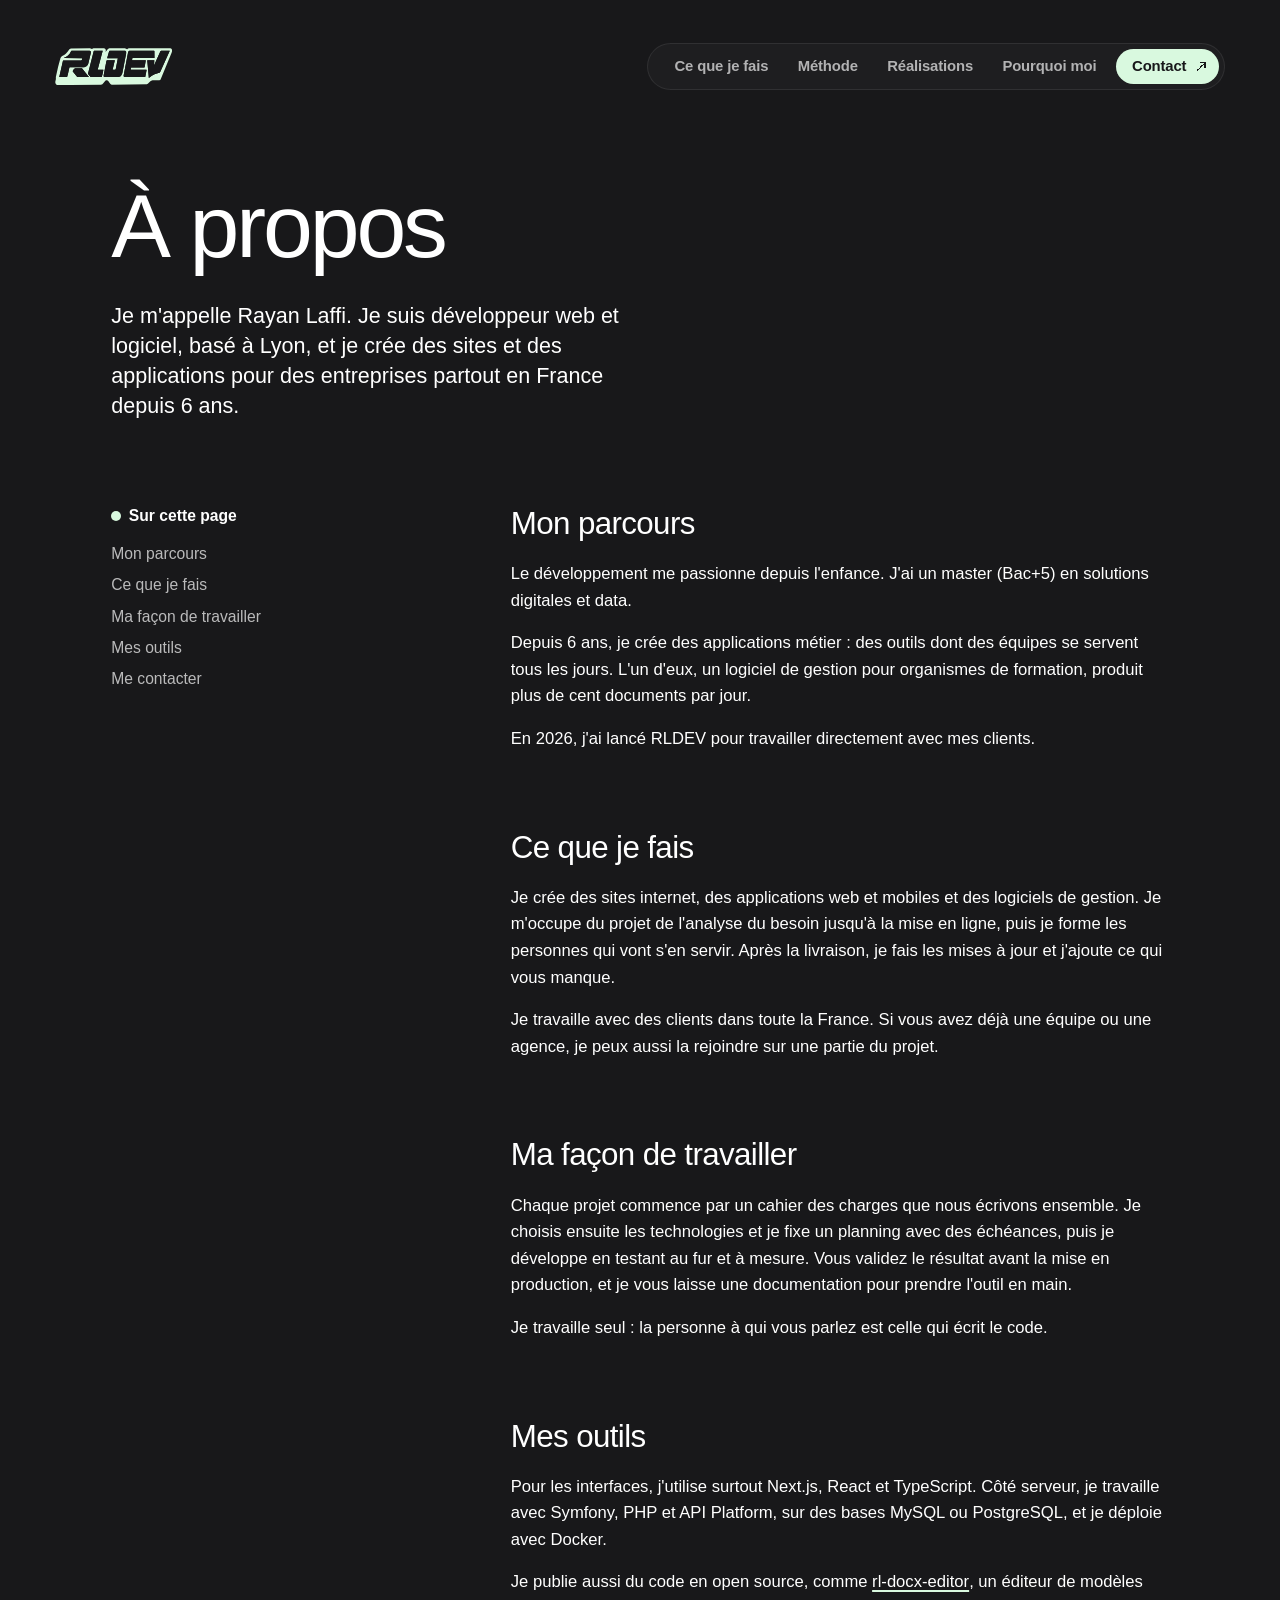
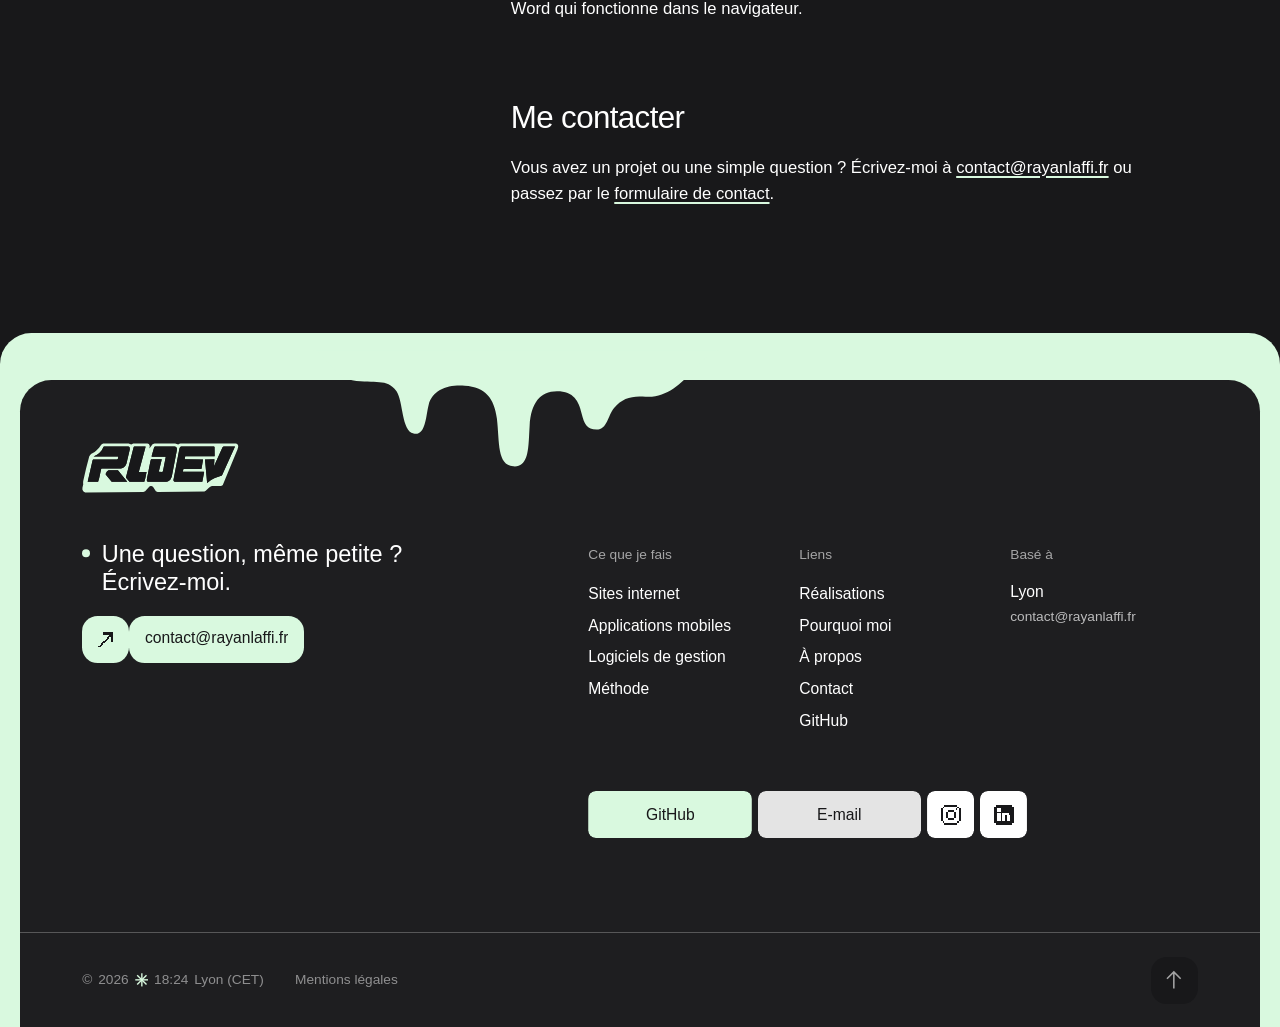
<file: a-propos.html>
<!doctype html> <html lang="fr"><head><meta charset="utf-8"><meta http-equiv="Content-Security-Policy" content="default-src 'self'; script-src 'self'; style-src 'self' 'unsafe-inline' https://fonts.googleapis.com; font-src 'self' https://fonts.gstatic.com; img-src 'self' data:; connect-src 'self'; manifest-src 'self'; media-src 'self'; object-src 'none'; base-uri 'self'; form-action 'self' mailto:; upgrade-insecure-requests"><meta name="viewport" content="width=device-width, initial-scale=1"><title>À propos de Rayan Laffi, développeur web à Lyon | RLDEV</title><meta name="description" content="Rayan Laffi, développeur web à Lyon depuis 6 ans : sites, applications et logiciels pour des entreprises partout en France. Parcours, méthode et outils."><meta name="robots" content="index, follow"><meta name="author" content="Rayan Laffi"><link rel="canonical" href="https://rayanlaffi.fr/a-propos.html"><meta name="theme-color" content="#18181A"><link rel="icon" href="favicon.ico" sizes="32x32"><link rel="icon" href="assets/monogramme-rl-vert.svg" type="image/svg+xml"><link rel="apple-touch-icon" href="apple-touch-icon.png"><link rel="manifest" href="site.webmanifest"><meta property="og:type" content="profile"><meta property="og:locale" content="fr_FR"><meta property="og:site_name" content="RLDEV"><meta property="og:url" content="https://rayanlaffi.fr/a-propos.html"><meta property="og:title" content="À propos de Rayan Laffi, développeur web à Lyon | RLDEV"><meta property="og:description" content="Développeur web et logiciel basé à Lyon, je crée des sites et des applications pour des entreprises partout en France depuis 6 ans. Mon parcours, ma méthode et mes outils."><meta property="og:image" content="https://rayanlaffi.fr/og-image.png"><meta property="og:image:type" content="image/png"><meta property="og:image:width" content="1200"><meta property="og:image:height" content="630"><meta property="og:image:alt" content="Logo RLDEV sur fond sombre, avec le texte « Rayan Laffi, développeur web indépendant à Lyon »"><meta name="twitter:card" content="summary_large_image"><meta name="twitter:title" content="À propos de Rayan Laffi, développeur web à Lyon | RLDEV"><meta name="twitter:description" content="Développeur web et logiciel basé à Lyon, je crée des sites et des applications pour des entreprises partout en France depuis 6 ans. Mon parcours, ma méthode et mes outils."><meta name="twitter:image" content="https://rayanlaffi.fr/og-image.png"><meta name="twitter:image:alt" content="Logo RLDEV sur fond sombre, avec le texte « Rayan Laffi, développeur web indépendant à Lyon »"><script type="application/ld+json">{"@context":"https://schema.org","@graph":[{"@type":"AboutPage","@id":"https://rayanlaffi.fr/a-propos.html#page","url":"https://rayanlaffi.fr/a-propos.html","name":"À propos de Rayan Laffi, développeur web à Lyon | RLDEV","description":"Rayan Laffi, développeur web et logiciel à Lyon, crée des sites et des applications pour des entreprises partout en France depuis 6 ans. Son parcours, son métier, sa méthode et ses outils.","inLanguage":"fr-FR","dateModified":"2026-11-26T22:00:00+01:00","isPartOf":{"@type":"WebSite","@id":"https://rayanlaffi.fr/#website","url":"https://rayanlaffi.fr/","name":"RLDEV"},"publisher":{"@type":"ProfessionalService","@id":"https://rayanlaffi.fr/#entreprise","name":"RLDEV","url":"https://rayanlaffi.fr/"},"mainEntity":{"@type":"Person","@id":"https://rayanlaffi.fr/#rayan","name":"Rayan Laffi","jobTitle":"Développeur web et logiciel","url":"https://rayanlaffi.fr/a-propos.html","email":"mailto:contact@rayanlaffi.fr","sameAs":["https://github.com/Rayanlaffi1","https://www.linkedin.com/in/laffirayan/","https://www.instagram.com/rl.developpement/"],"worksFor":{"@id":"https://rayanlaffi.fr/#entreprise"},"hasCredential":{"@type":"EducationalOccupationalCredential","credentialCategory":"degree","name":"Master (Bac+5) Solutions digitales et data"},"knowsAbout":["Développement web","Applications mobiles","Logiciels de gestion","Next.js","React","TypeScript","Symfony","PHP","API Platform","MySQL","PostgreSQL","Docker"]},"breadcrumb":{"@id":"https://rayanlaffi.fr/a-propos.html#fil"}},{"@type":"BreadcrumbList","@id":"https://rayanlaffi.fr/a-propos.html#fil","itemListElement":[{"@type":"ListItem","position":1,"name":"Accueil","item":"https://rayanlaffi.fr/"},{"@type":"ListItem","position":2,"name":"À propos","item":"https://rayanlaffi.fr/a-propos.html"}]}]}</script><link rel="preconnect" href="https://fonts.googleapis.com"><link rel="preconnect" href="https://fonts.gstatic.com" crossorigin><link rel="stylesheet" href="https://fonts.googleapis.com/css2?family=Caveat:wght@500&family=Commissioner:wght,FLAR@250..300,100&family=Instrument+Sans:wght@400;500;600&family=Manrope:wght@300;400;800&family=Sofia+Sans+Extra+Condensed:wght@800&display=swap"><link rel="stylesheet" href="assets/site.d592c3b18e.css"></head><body class="legal-page"> <a class="skip-link" href="#main">Aller au contenu</a> <header class="nav" data-nav> <div class="nav__bar"> <a class="nav__logo" href="index.html"> <svg class="logo-rldev" viewBox="42 204 1461 465" role="img" aria-label="RLDEV" focusable="false"><path fill="currentColor" fill-rule="evenodd" d="M46,640 L56,657 L72,665 L614,662 L631,654 L671,609 L681,604 L690,604 L704,613 L731,653 L747,660 L1184,656 L1196,650 L1228,618 L1246,608 L1257,605 L1338,605 L1349,601 L1355,595 L1492,264 L1499,239 L1498,227 L1490,214 L1477,208 L961,208 L951,211 L939,219 L911,208 L718,208 L700,216 L670,255 L674,234 L672,224 L665,214 L652,208 L520,208 L501,217 L477,208 L240,209 L226,216 L218,224 L201,248 L176,275 L160,287 L126,306 L110,327 L80,441 L53,560 L52,582 L54,587 L46,622 Z M961,240 L968,237 L1273,237 L1278,241 L1279,328 L1006,328 L1004,331 L1000,353 L1003,356 L1171,357 L1157,441 L1153,447 L990,447 L987,449 L984,463 L984,473 L1178,473 L1181,477 L1164,566 L906,566 L897,559 L895,548 L951,256 L955,246 Z M486,245 L488,263 L456,398 L448,414 L433,430 L420,438 L405,442 L224,442 L220,449 L202,532 L192,566 L95,565 L141,364 L145,359 L369,359 L377,351 L380,337 L378,330 L150,329 L182,314 L204,298 L227,272 L243,240 L248,237 L472,237 L481,240 Z M722,237 L905,237 L915,239 L925,248 L927,254 L926,274 L879,519 L865,546 L853,557 L841,563 L826,566 L656,566 L647,558 L647,543 L681,369 L686,355 L786,356 L758,473 L790,474 L797,467 L823,334 L821,332 L692,332 L693,321 L715,243 Z M1469,237 L1347,508 L1280,531 L1245,550 L1209,576 L1189,357 L1277,356 L1273,422 L1353,244 L1362,237 Z M529,237 L633,237 L635,239 L573,470 L575,474 L644,475 L632,535 L623,566 L485,566 L453,528 L453,520 L524,241 Z M264,488 L276,468 L291,457 L377,457 L464,565 L319,566 L263,497 Z"/><path class="logo-rldev__ink" d="M961,240 L968,237 L1273,237 L1278,241 L1279,328 L1006,328 L1004,331 L1000,353 L1003,356 L1171,357 L1157,441 L1153,447 L990,447 L987,449 L984,463 L984,473 L1178,473 L1181,477 L1164,566 L906,566 L897,559 L895,548 L951,256 L955,246 Z M486,245 L488,263 L456,398 L448,414 L433,430 L420,438 L405,442 L224,442 L220,449 L202,532 L192,566 L95,565 L141,364 L145,359 L369,359 L377,351 L380,337 L378,330 L150,329 L182,314 L204,298 L227,272 L243,240 L248,237 L472,237 L481,240 Z M722,237 L905,237 L915,239 L925,248 L927,254 L926,274 L879,519 L865,546 L853,557 L841,563 L826,566 L656,566 L647,558 L647,543 L681,369 L686,355 L786,356 L758,473 L790,474 L797,467 L823,334 L821,332 L692,332 L693,321 L715,243 Z M1469,237 L1347,508 L1280,531 L1245,550 L1209,576 L1189,357 L1277,356 L1273,422 L1353,244 L1362,237 Z M529,237 L633,237 L635,239 L573,470 L575,474 L644,475 L632,535 L623,566 L485,566 L453,528 L453,520 L524,241 Z M264,488 L276,468 L291,457 L377,457 L464,565 L319,566 L263,497 Z"/></svg> </a> <nav class="nav__links-wrap pmenu" aria-label="Navigation principale" data-pmenu-nav> <span class="pmenu__goutte" aria-hidden="true"></span> <ul class="pmenu__liste"> <li class="pmenu__item" data-pmenu> <button class="pmenu__lien" type="button" aria-expanded="false" aria-controls="pmenu-services" data-pmenu-cible="services">Ce que je fais</button> <div class="pmenu__tiroir" id="pmenu-services"> <ul class="pmenu__carte"> <li style="--i:0"><a class="pmenu__entree" href="index.html#services"><span class="pmenu__forme" aria-hidden="true"><svg viewBox="0 0 100 100" focusable="false"><g fill="currentColor"><path d="M3 3H25A24 24 0 0 1 49 27V49H27A24 24 0 0 1 3 25Z"/><path transform="matrix(-1 0 0 1 100 0)" d="M3 3H25A24 24 0 0 1 49 27V49H27A24 24 0 0 1 3 25Z"/><path transform="matrix(1 0 0 -1 0 100)" d="M3 3H25A24 24 0 0 1 49 27V49H27A24 24 0 0 1 3 25Z"/><path transform="rotate(180 50 50)" d="M3 3H25A24 24 0 0 1 49 27V49H27A24 24 0 0 1 3 25Z"/></g></svg></span><span class="pmenu__texte"><span class="pmenu__nom">Sites internet</span><span class="pmenu__desc">Le site qui présente votre activité</span></span></a></li> <li style="--i:1"><a class="pmenu__entree" href="index.html#services"><span class="pmenu__forme" aria-hidden="true"><svg viewBox="0 0 100 100" focusable="false"><path fill="currentColor" d="M66 3V34A40 40 0 0 1 97 66H66A40 40 0 0 1 34 97V66A40 40 0 0 1 3 34H34A40 40 0 0 1 66 3Z"/></svg></span><span class="pmenu__texte"><span class="pmenu__nom">Applications mobiles</span><span class="pmenu__desc">Pour iPhone et pour Android</span></span></a></li> <li style="--i:2"><a class="pmenu__entree" href="index.html#services"><span class="pmenu__forme" aria-hidden="true"><svg viewBox="0 0 100 100" focusable="false"><g fill="currentColor"><rect x="43" y="3" width="14" height="94"/><rect x="43" y="3" width="14" height="94" transform="rotate(45 50 50)"/><rect x="43" y="3" width="14" height="94" transform="rotate(90 50 50)"/><rect x="43" y="3" width="14" height="94" transform="rotate(135 50 50)"/></g></svg></span><span class="pmenu__texte"><span class="pmenu__nom">Logiciels de gestion</span><span class="pmenu__desc">Construits autour de votre métier</span></span></a></li> </ul> </div> </li> <li class="pmenu__item"><a class="pmenu__lien" href="index.html#vision" data-pmenu-cible="vision">Méthode</a></li> <li class="pmenu__item" data-pmenu> <button class="pmenu__lien" type="button" aria-expanded="false" aria-controls="pmenu-projets" data-pmenu-cible="projets">Réalisations</button> <div class="pmenu__tiroir" id="pmenu-projets"> <ul class="pmenu__carte"> <li style="--i:0"><a class="pmenu__entree" href="realisation-ofrica.html"><span class="pmenu__forme pmenu__forme--projet" style="--tint:#FDCC02;--clip:var(--rg-clip-fleur)" aria-hidden="true"></span><span class="pmenu__texte"><span class="pmenu__nom">Ofrica</span><span class="pmenu__desc">Site de restaurant, Lyon</span></span></a></li> <li style="--i:1"><a class="pmenu__entree" href="realisation-formaness.html"><span class="pmenu__forme pmenu__forme--projet" style="--tint:#3281A9;--clip:var(--rg-clip-carre)" aria-hidden="true"></span><span class="pmenu__texte"><span class="pmenu__nom">Formaness</span><span class="pmenu__desc">Site vitrine et logiciel SaaS</span></span></a></li> <li style="--i:2" hidden><a class="pmenu__entree" href="index.html#projets"><span class="pmenu__forme pmenu__forme--projet" style="--tint:#234F1A;--clip:var(--rg-clip-etoile)" aria-hidden="true"></span><span class="pmenu__texte"><span class="pmenu__nom">Comptoir des Saveurs</span><span class="pmenu__desc">Site vitrine, Lyon</span></span></a></li> </ul> </div> </li> <li class="pmenu__item"><a class="pmenu__lien" href="index.html#pourquoi" data-pmenu-cible="pourquoi">Pourquoi moi</a></li> <li class="pmenu__item"><a class="pmenu__contact" href="index.html#contact" data-pmenu-cible="contact"><span>Contact</span><span class="pmenu__fleche-boite"><svg class="pmenu__fleche" viewBox="-2 -2 16 16" aria-hidden="true" focusable="false" shape-rendering="crispEdges"><g fill="currentColor"><rect x="4" y="0" width="8" height="2"/><rect x="9" y="2" width="3" height="1"/><rect x="8" y="3" width="4" height="1"/><rect x="7" y="4" width="2" height="1"/><rect x="10" y="4" width="2" height="4"/><rect x="6" y="5" width="2" height="1"/><rect x="5" y="6" width="2" height="1"/><rect x="4" y="7" width="2" height="1"/><rect x="3" y="8" width="2" height="1"/><rect x="2" y="9" width="2" height="1"/><rect x="1" y="10" width="2" height="1"/><rect x="0" y="11" width="2" height="1"/></g></svg></span></a></li> </ul> </nav> <div class="pmob" data-pmob> <button class="pmob__pilule" type="button" aria-expanded="false" aria-controls="pmob-panneau" data-pmob-ouvrir> <span class="pmob__goutte" aria-hidden="true"></span><span>Menu</span> </button> <div class="pmob__panneau" id="pmob-panneau" role="dialog" aria-modal="true" aria-label="Menu" hidden> <div class="pmob__tete"> <a class="pmob__logo" href="index.html#accueil" aria-label="RLDEV, accueil" data-pmob-logo></a> <button class="pmob__retour" type="button" data-pmob-retour hidden><svg class="pmob__chevron" viewBox="0 0 6 10" aria-hidden="true" focusable="false" shape-rendering="crispEdges"><path fill="currentColor" d="M0 0h2v2H0zM2 2h2v2H2zM4 4h2v2H4zM2 6h2v2H2zM0 8h2v2H0z"/></svg><span data-pmob-retour-texte>Retour</span></button> <button class="pmob__fermer" type="button" data-pmob-fermer><span>Fermer</span><svg viewBox="0 0 7 7" aria-hidden="true" focusable="false" shape-rendering="crispEdges"><path fill="currentColor" d="M0 0h1v1H0zM6 0h1v1H6zM1 1h1v1H1zM5 1h1v1H5zM2 2h1v1H2zM4 2h1v1H4zM3 3h1v1H3zM2 4h1v1H2zM4 4h1v1H4zM1 5h1v1H1zM5 5h1v1H5zM0 6h1v1H0zM6 6h1v1H6z"/></svg></button> </div> <div class="pmob__vues" data-pmob-vues> <ul class="pmob__vue" data-pmob-vue="racine"> <li style="--i:0"><button class="pmob__lien" type="button" data-pmob-vers="services" data-pmenu-cible="services">Ce que je fais<svg class="pmob__chevron" viewBox="0 0 6 10" aria-hidden="true" focusable="false" shape-rendering="crispEdges"><path fill="currentColor" d="M0 0h2v2H0zM2 2h2v2H2zM4 4h2v2H4zM2 6h2v2H2zM0 8h2v2H0z"/></svg></button></li> <li style="--i:1"><a class="pmob__lien" href="index.html#vision" data-pmenu-cible="vision">Méthode</a></li> <li style="--i:2"><button class="pmob__lien" type="button" data-pmob-vers="projets" data-pmenu-cible="projets">Réalisations<svg class="pmob__chevron" viewBox="0 0 6 10" aria-hidden="true" focusable="false" shape-rendering="crispEdges"><path fill="currentColor" d="M0 0h2v2H0zM2 2h2v2H2zM4 4h2v2H4zM2 6h2v2H2zM0 8h2v2H0z"/></svg></button></li> <li style="--i:3"><a class="pmob__lien" href="index.html#pourquoi" data-pmenu-cible="pourquoi">Pourquoi moi</a></li> </ul> <ul class="pmob__vue" data-pmob-vue="services" aria-label="Ce que je fais" hidden> <li style="--i:0"><a class="pmenu__entree" href="index.html#services"><span class="pmenu__forme" aria-hidden="true"><svg viewBox="0 0 100 100" focusable="false"><g fill="currentColor"><path d="M3 3H25A24 24 0 0 1 49 27V49H27A24 24 0 0 1 3 25Z"/><path transform="matrix(-1 0 0 1 100 0)" d="M3 3H25A24 24 0 0 1 49 27V49H27A24 24 0 0 1 3 25Z"/><path transform="matrix(1 0 0 -1 0 100)" d="M3 3H25A24 24 0 0 1 49 27V49H27A24 24 0 0 1 3 25Z"/><path transform="rotate(180 50 50)" d="M3 3H25A24 24 0 0 1 49 27V49H27A24 24 0 0 1 3 25Z"/></g></svg></span><span class="pmenu__texte"><span class="pmenu__nom">Sites internet</span><span class="pmenu__desc">Le site qui présente votre activité</span></span></a></li> <li style="--i:1"><a class="pmenu__entree" href="index.html#services"><span class="pmenu__forme" aria-hidden="true"><svg viewBox="0 0 100 100" focusable="false"><path fill="currentColor" d="M66 3V34A40 40 0 0 1 97 66H66A40 40 0 0 1 34 97V66A40 40 0 0 1 3 34H34A40 40 0 0 1 66 3Z"/></svg></span><span class="pmenu__texte"><span class="pmenu__nom">Applications mobiles</span><span class="pmenu__desc">Pour iPhone et pour Android</span></span></a></li> <li style="--i:2"><a class="pmenu__entree" href="index.html#services"><span class="pmenu__forme" aria-hidden="true"><svg viewBox="0 0 100 100" focusable="false"><g fill="currentColor"><rect x="43" y="3" width="14" height="94"/><rect x="43" y="3" width="14" height="94" transform="rotate(45 50 50)"/><rect x="43" y="3" width="14" height="94" transform="rotate(90 50 50)"/><rect x="43" y="3" width="14" height="94" transform="rotate(135 50 50)"/></g></svg></span><span class="pmenu__texte"><span class="pmenu__nom">Logiciels de gestion</span><span class="pmenu__desc">Construits autour de votre métier</span></span></a></li> </ul> <ul class="pmob__vue" data-pmob-vue="projets" aria-label="Réalisations" hidden> <li style="--i:0"><a class="pmenu__entree" href="realisation-ofrica.html"><span class="pmenu__forme pmenu__forme--projet" style="--tint:#FDCC02;--clip:var(--rg-clip-fleur)" aria-hidden="true"></span><span class="pmenu__texte"><span class="pmenu__nom">Ofrica</span><span class="pmenu__desc">Site de restaurant, Lyon</span></span></a></li> <li style="--i:1"><a class="pmenu__entree" href="realisation-formaness.html"><span class="pmenu__forme pmenu__forme--projet" style="--tint:#3281A9;--clip:var(--rg-clip-carre)" aria-hidden="true"></span><span class="pmenu__texte"><span class="pmenu__nom">Formaness</span><span class="pmenu__desc">Site vitrine et logiciel SaaS</span></span></a></li> <li style="--i:2" hidden><a class="pmenu__entree" href="index.html#projets"><span class="pmenu__forme pmenu__forme--projet" style="--tint:#234F1A;--clip:var(--rg-clip-etoile)" aria-hidden="true"></span><span class="pmenu__texte"><span class="pmenu__nom">Comptoir des Saveurs</span><span class="pmenu__desc">Site vitrine, Lyon</span></span></a></li> </ul> </div> <a class="pmob__contact" href="index.html#contact"><span>Contact</span><span class="pmenu__fleche-boite"><svg class="pmenu__fleche" viewBox="-2 -2 16 16" aria-hidden="true" focusable="false" shape-rendering="crispEdges"><g fill="currentColor"><rect x="4" y="0" width="8" height="2"/><rect x="9" y="2" width="3" height="1"/><rect x="8" y="3" width="4" height="1"/><rect x="7" y="4" width="2" height="1"/><rect x="10" y="4" width="2" height="4"/><rect x="6" y="5" width="2" height="1"/><rect x="5" y="6" width="2" height="1"/><rect x="4" y="7" width="2" height="1"/><rect x="3" y="8" width="2" height="1"/><rect x="2" y="9" width="2" height="1"/><rect x="1" y="10" width="2" height="1"/><rect x="0" y="11" width="2" height="1"/></g></svg></span></a> </div> </div> </div> </header> <main id="main" class="legal"> <div class="legal__frame"> <header class="legal__head"> <h1 class="legal__title">À propos</h1> <p class="legal__lead">Je m'appelle Rayan Laffi. Je suis développeur web et logiciel, basé à Lyon, et je crée des sites et des applications pour des entreprises partout en France depuis 6 ans.</p> </header> <nav class="legal__toc" aria-labelledby="legal-toc-title"> <p class="legal__toc-title" id="legal-toc-title">Sur cette page</p> <ul class="legal__toc-list"> <li><a class="legal__toc-link" href="#parcours">Mon parcours</a></li> <li><a class="legal__toc-link" href="#metier">Ce que je fais</a></li> <li><a class="legal__toc-link" href="#methode">Ma façon de travailler</a></li> <li><a class="legal__toc-link" href="#outils">Mes outils</a></li> <li><a class="legal__toc-link" href="#ecrire">Me contacter</a></li> </ul> </nav> <div class="legal__body"> <section class="legal__section" id="parcours" aria-labelledby="parcours-title"> <h2 class="legal__h2" id="parcours-title">Mon parcours</h2> <p>Le développement me passionne depuis l'enfance. J'ai un master (Bac+5) en solutions digitales et data.</p> <p>Depuis 6 ans, je crée des applications métier : des outils dont des équipes se servent tous les jours. L'un d'eux, un logiciel de gestion pour organismes de formation, produit plus de cent documents par jour.</p> <p>En 2026, j'ai lancé RLDEV pour travailler directement avec mes clients.</p> </section> <section class="legal__section" id="metier" aria-labelledby="metier-title"> <h2 class="legal__h2" id="metier-title">Ce que je fais</h2> <p>Je crée des sites internet, des applications web et mobiles et des logiciels de gestion. Je m'occupe du projet de l'analyse du besoin jusqu'à la mise en ligne, puis je forme les personnes qui vont s'en servir. Après la livraison, je fais les mises à jour et j'ajoute ce qui vous manque.</p> <p>Je travaille avec des clients dans toute la France. Si vous avez déjà une équipe ou une agence, je peux aussi la rejoindre sur une partie du projet.</p> </section> <section class="legal__section" id="methode" aria-labelledby="methode-title"> <h2 class="legal__h2" id="methode-title">Ma façon de travailler</h2> <p>Chaque projet commence par un cahier des charges que nous écrivons ensemble. Je choisis ensuite les technologies et je fixe un planning avec des échéances, puis je développe en testant au fur et à mesure. Vous validez le résultat avant la mise en production, et je vous laisse une documentation pour prendre l'outil en main.</p> <p>Je travaille seul : la personne à qui vous parlez est celle qui écrit le code.</p> </section> <section class="legal__section" id="outils" aria-labelledby="outils-title"> <h2 class="legal__h2" id="outils-title">Mes outils</h2> <p>Pour les interfaces, j'utilise surtout Next.js, React et TypeScript. Côté serveur, je travaille avec Symfony, PHP et API Platform, sur des bases MySQL ou PostgreSQL, et je déploie avec Docker.</p> <p>Je publie aussi du code en open source, comme <a class="legal__link" href="https://github.com/Rayanlaffi1/rl-docx-editor" target="_blank" rel="noopener">rl-docx-editor<span class="visually-hidden"> (s'ouvre dans un nouvel onglet)</span></a>, un éditeur de modèles Word qui fonctionne dans le navigateur.</p> </section> <section class="legal__section" id="ecrire" aria-labelledby="ecrire-title"> <h2 class="legal__h2" id="ecrire-title">Me contacter</h2> <p>Vous avez un projet ou une simple question ? Écrivez-moi à <a class="legal__link" href="mailto:contact@rayanlaffi.fr">contact@rayanlaffi.fr</a> ou passez par le <a class="legal__link" href="index.html#contact">formulaire de contact</a>.</p> </section> </div> </div> </main> <footer class="footer" id="pied"> <div class="footer__panel"> <svg class="footer__drip" viewBox="0 0 600 175" aria-hidden="true" focusable="false"><path fill="currentColor" d="M0 0C20 0 30 38 60 44C95 50 110 40 125 60C135 75 132 118 150 122C168 126 168 95 172 80C178 58 200 50 225 52C255 54 268 70 272 100C276 135 272 168 296 170C320 172 318 140 320 110C322 78 335 60 360 60C385 60 392 75 396 92C400 108 404 116 418 116C434 116 434 96 444 84C456 70 470 66 490 68C520 70 540 50 560 30C575 14 585 0 600 0Z"/></svg> <div class="footer__top"> <div class="footer__news"> <a class="footer__logo" href="index.html"> <svg class="logo-rldev" viewBox="42 204 1461 465" role="img" aria-label="RLDEV" focusable="false"><path fill="currentColor" fill-rule="evenodd" d="M46,640 L56,657 L72,665 L614,662 L631,654 L671,609 L681,604 L690,604 L704,613 L731,653 L747,660 L1184,656 L1196,650 L1228,618 L1246,608 L1257,605 L1338,605 L1349,601 L1355,595 L1492,264 L1499,239 L1498,227 L1490,214 L1477,208 L961,208 L951,211 L939,219 L911,208 L718,208 L700,216 L670,255 L674,234 L672,224 L665,214 L652,208 L520,208 L501,217 L477,208 L240,209 L226,216 L218,224 L201,248 L176,275 L160,287 L126,306 L110,327 L80,441 L53,560 L52,582 L54,587 L46,622 Z M961,240 L968,237 L1273,237 L1278,241 L1279,328 L1006,328 L1004,331 L1000,353 L1003,356 L1171,357 L1157,441 L1153,447 L990,447 L987,449 L984,463 L984,473 L1178,473 L1181,477 L1164,566 L906,566 L897,559 L895,548 L951,256 L955,246 Z M486,245 L488,263 L456,398 L448,414 L433,430 L420,438 L405,442 L224,442 L220,449 L202,532 L192,566 L95,565 L141,364 L145,359 L369,359 L377,351 L380,337 L378,330 L150,329 L182,314 L204,298 L227,272 L243,240 L248,237 L472,237 L481,240 Z M722,237 L905,237 L915,239 L925,248 L927,254 L926,274 L879,519 L865,546 L853,557 L841,563 L826,566 L656,566 L647,558 L647,543 L681,369 L686,355 L786,356 L758,473 L790,474 L797,467 L823,334 L821,332 L692,332 L693,321 L715,243 Z M1469,237 L1347,508 L1280,531 L1245,550 L1209,576 L1189,357 L1277,356 L1273,422 L1353,244 L1362,237 Z M529,237 L633,237 L635,239 L573,470 L575,474 L644,475 L632,535 L623,566 L485,566 L453,528 L453,520 L524,241 Z M264,488 L276,468 L291,457 L377,457 L464,565 L319,566 L263,497 Z"/><path class="logo-rldev__ink" d="M961,240 L968,237 L1273,237 L1278,241 L1279,328 L1006,328 L1004,331 L1000,353 L1003,356 L1171,357 L1157,441 L1153,447 L990,447 L987,449 L984,463 L984,473 L1178,473 L1181,477 L1164,566 L906,566 L897,559 L895,548 L951,256 L955,246 Z M486,245 L488,263 L456,398 L448,414 L433,430 L420,438 L405,442 L224,442 L220,449 L202,532 L192,566 L95,565 L141,364 L145,359 L369,359 L377,351 L380,337 L378,330 L150,329 L182,314 L204,298 L227,272 L243,240 L248,237 L472,237 L481,240 Z M722,237 L905,237 L915,239 L925,248 L927,254 L926,274 L879,519 L865,546 L853,557 L841,563 L826,566 L656,566 L647,558 L647,543 L681,369 L686,355 L786,356 L758,473 L790,474 L797,467 L823,334 L821,332 L692,332 L693,321 L715,243 Z M1469,237 L1347,508 L1280,531 L1245,550 L1209,576 L1189,357 L1277,356 L1273,422 L1353,244 L1362,237 Z M529,237 L633,237 L635,239 L573,470 L575,474 L644,475 L632,535 L623,566 L485,566 L453,528 L453,520 L524,241 Z M264,488 L276,468 L291,457 L377,457 L464,565 L319,566 L263,497 Z"/></svg> </a> <h2 class="footer__news-title"><span class="footer__news-dot" aria-hidden="true"></span>Une question, même petite ? Écrivez-moi.</h2> <div class="form form--mail"> <a class="btn btn--violet btn--survol-noir form__submit" data-btn data-magnet href="mailto:contact@rayanlaffi.fr"> <span class="btn__icon" aria-hidden="true"><svg class="btn__cube" viewBox="-2 -2 16 16" focusable="false" shape-rendering="crispEdges"><g fill="currentColor"><rect x="4" y="0" width="8" height="1"/><rect x="4" y="1" width="8" height="1"/><rect x="9" y="2" width="3" height="1"/><rect x="8" y="3" width="4" height="1"/><rect x="7" y="4" width="2" height="1"/><rect x="10" y="4" width="2" height="1"/><rect x="6" y="5" width="2" height="1"/><rect x="10" y="5" width="2" height="1"/><rect x="5" y="6" width="2" height="1"/><rect x="10" y="6" width="2" height="1"/><rect x="4" y="7" width="2" height="1"/><rect x="10" y="7" width="2" height="1"/><rect x="3" y="8" width="2" height="1"/><rect x="2" y="9" width="2" height="1"/><rect x="1" y="10" width="2" height="1"/><rect x="0" y="11" width="2" height="1"/></g></svg></span> <span class="btn__label"><span class="btn__mask"><span class="btn__text" data-btn-text>contact@rayanlaffi.fr</span></span></span> <span class="btn__icon-hover" aria-hidden="true"><svg class="btn__cube" viewBox="0 -2.5 17 17" focusable="false" shape-rendering="crispEdges"><g fill="currentColor"><rect x="1" y="0" width="15" height="1"/><rect x="0" y="1" width="1" height="1"/><rect x="3" y="1" width="11" height="1"/><rect x="16" y="1" width="1" height="1"/><rect x="0" y="2" width="3" height="1"/><rect x="5" y="2" width="7" height="1"/><rect x="14" y="2" width="3" height="1"/><rect x="0" y="3" width="5" height="1"/><rect x="7" y="3" width="3" height="1"/><rect x="12" y="3" width="5" height="1"/><rect x="0" y="4" width="7" height="1"/><rect x="10" y="4" width="7" height="1"/><rect x="0" y="5" width="17" height="1"/><rect x="0" y="6" width="17" height="1"/><rect x="0" y="7" width="17" height="1"/><rect x="0" y="8" width="5" height="1"/><rect x="7" y="8" width="3" height="1"/><rect x="12" y="8" width="5" height="1"/><rect x="0" y="9" width="3" height="1"/><rect x="5" y="9" width="7" height="1"/><rect x="14" y="9" width="3" height="1"/><rect x="0" y="10" width="1" height="1"/><rect x="3" y="10" width="11" height="1"/><rect x="16" y="10" width="1" height="1"/><rect x="1" y="11" width="15" height="1"/></g></svg></span> </a> </div> </div> <div class="footer__nav"> <div class="footer__cols"> <nav class="footer__col" aria-labelledby="f-services"> <h3 class="footer__col-title" id="f-services">Ce que je fais</h3> <ul class="footer__list"> <li><a class="footer-link" data-footer-link href="index.html#services"><span class="footer-link__wrap"><span class="footer-link__dot" aria-hidden="true"></span>Sites internet</span></a></li> <li><a class="footer-link" data-footer-link href="index.html#services"><span class="footer-link__wrap"><span class="footer-link__dot" aria-hidden="true"></span>Applications mobiles</span></a></li> <li><a class="footer-link" data-footer-link href="index.html#services"><span class="footer-link__wrap"><span class="footer-link__dot" aria-hidden="true"></span>Logiciels de gestion</span></a></li> <li><a class="footer-link" data-footer-link href="index.html#vision"><span class="footer-link__wrap"><span class="footer-link__dot" aria-hidden="true"></span>Méthode</span></a></li> </ul> </nav> <nav class="footer__col" aria-labelledby="f-liens"> <h3 class="footer__col-title" id="f-liens">Liens</h3> <ul class="footer__list"> <li><a class="footer-link" data-footer-link href="index.html#projets"><span class="footer-link__wrap"><span class="footer-link__dot" aria-hidden="true"></span>Réalisations</span></a></li> <li><a class="footer-link" data-footer-link href="index.html#pourquoi"><span class="footer-link__wrap"><span class="footer-link__dot" aria-hidden="true"></span>Pourquoi moi</span></a></li> <li><a class="footer-link" data-footer-link href="a-propos.html" aria-current="page"><span class="footer-link__wrap"><span class="footer-link__dot" aria-hidden="true"></span>À propos</span></a></li> <li><a class="footer-link" data-footer-link href="index.html#contact"><span class="footer-link__wrap"><span class="footer-link__dot" aria-hidden="true"></span>Contact</span></a></li> <li><a class="footer-link" data-footer-link href="https://github.com/Rayanlaffi1" target="_blank" rel="noopener"><span class="footer-link__wrap"><span class="footer-link__dot" aria-hidden="true"></span>GitHub</span></a></li> </ul> </nav> <div class="footer__col"> <h3 class="footer__col-title">Basé à</h3> <a class="office" href="mailto:contact@rayanlaffi.fr"><span class="office__city">Lyon</span><span class="office__address">contact@rayanlaffi.fr</span></a> </div> </div> <div class="social"> <a class="social__btn social__btn--yt" href="https://github.com/Rayanlaffi1" target="_blank" rel="noopener"><span class="social__repos"><span class="social__texte">GitHub</span></span><span class="social__survol" aria-hidden="true"><span class="social__texte social__double" data-text="GitHub"></span></span></a> <a class="social__btn social__btn--ig" href="mailto:contact@rayanlaffi.fr"><span class="social__repos"><span class="social__texte">E-mail</span></span><span class="social__survol" aria-hidden="true"><span class="social__texte social__double" data-text="E-mail"></span></span></a> <a class="social__btn social__btn--li social__btn--icone" href="https://www.instagram.com/rl.developpement/" target="_blank" rel="noopener" aria-label="Instagram (s'ouvre dans un nouvel onglet)"><span class="social__repos" aria-hidden="true"><span class="social__texte"><svg class="social__picto" viewBox="0 0 12 12" focusable="false" shape-rendering="crispEdges"><path fill="currentColor" d="M2 0h8v1H2zM2 11h8v1H2zM1 1h1v1H1zM10 1h1v1h-1zM1 10h1v1H1zM10 10h1v1h-1zM0 2h1v8H0zM11 2h1v8h-1zM4 3h4v1H4zM4 8h4v1H4zM3 4h1v4H3zM8 4h1v4H8zM9 2h1v1H9z"/></svg></span></span><span class="social__survol" aria-hidden="true"><span class="social__texte"><svg class="social__picto" viewBox="0 0 12 12" focusable="false" shape-rendering="crispEdges"><path fill="currentColor" d="M2 0h8v1H2zM2 11h8v1H2zM1 1h1v1H1zM10 1h1v1h-1zM1 10h1v1H1zM10 10h1v1h-1zM0 2h1v8H0zM11 2h1v8h-1zM4 3h4v1H4zM4 8h4v1H4zM3 4h1v4H3zM8 4h1v4H8zM9 2h1v1H9z"/></svg></span></span></a> <a class="social__btn social__btn--li social__btn--icone" href="https://www.linkedin.com/in/laffirayan/" target="_blank" rel="noopener" aria-label="LinkedIn (s'ouvre dans un nouvel onglet)"><span class="social__repos" aria-hidden="true"><span class="social__texte"><svg class="social__picto" viewBox="0 0 12 12" focusable="false" shape-rendering="crispEdges"><path fill="currentColor" fill-rule="evenodd" d="M1 0h10v1h1v10h-1v1H1v-1H0V1h1zM2 2v2h2V2zM2 5v5h2V5zM5 5v5h2V6h1v4h2V6H9V5z"/></svg></span></span><span class="social__survol" aria-hidden="true"><span class="social__texte"><svg class="social__picto" viewBox="0 0 12 12" focusable="false" shape-rendering="crispEdges"><path fill="currentColor" fill-rule="evenodd" d="M1 0h10v1h1v10h-1v1H1v-1H0V1h1zM2 2v2h2V2zM2 5v5h2V5zM5 5v5h2V6h1v4h2V6H9V5z"/></svg></span></span></a> </div> </div> </div> <div class="footer__bottom"> <div class="footer__bottom-group"> <p class="footer__meta">© <span data-year>2026</span> <svg class="footer__star" viewBox="0 0 100 100" aria-hidden="true" focusable="false"><g fill="currentColor"><rect x="45" y="2" width="10" height="96"/><rect x="45" y="2" width="10" height="96" transform="rotate(45 50 50)"/><rect x="45" y="2" width="10" height="96" transform="rotate(90 50 50)"/><rect x="45" y="2" width="10" height="96" transform="rotate(135 50 50)"/></g></svg> <span data-clock>10:26</span> Lyon (CET) </p> <a class="footer__small-link" href="mentions-legales.html">Mentions légales</a> </div> <div class="footer__bottom-group"> <a class="totop" data-totop href="#top" aria-label="Retour en haut"><svg viewBox="0 0 16 20" aria-hidden="true" focusable="false"><path d="M8 19V2M1 9l7-7 7 7" fill="none" stroke="currentColor" stroke-width="1.6"/></svg></a> </div> </div> </div> </footer> <script src="assets/debut.b80cb3e69a.js"></script> <script src="assets/site.cda910c45c.js" defer></script></body></html>
</file>
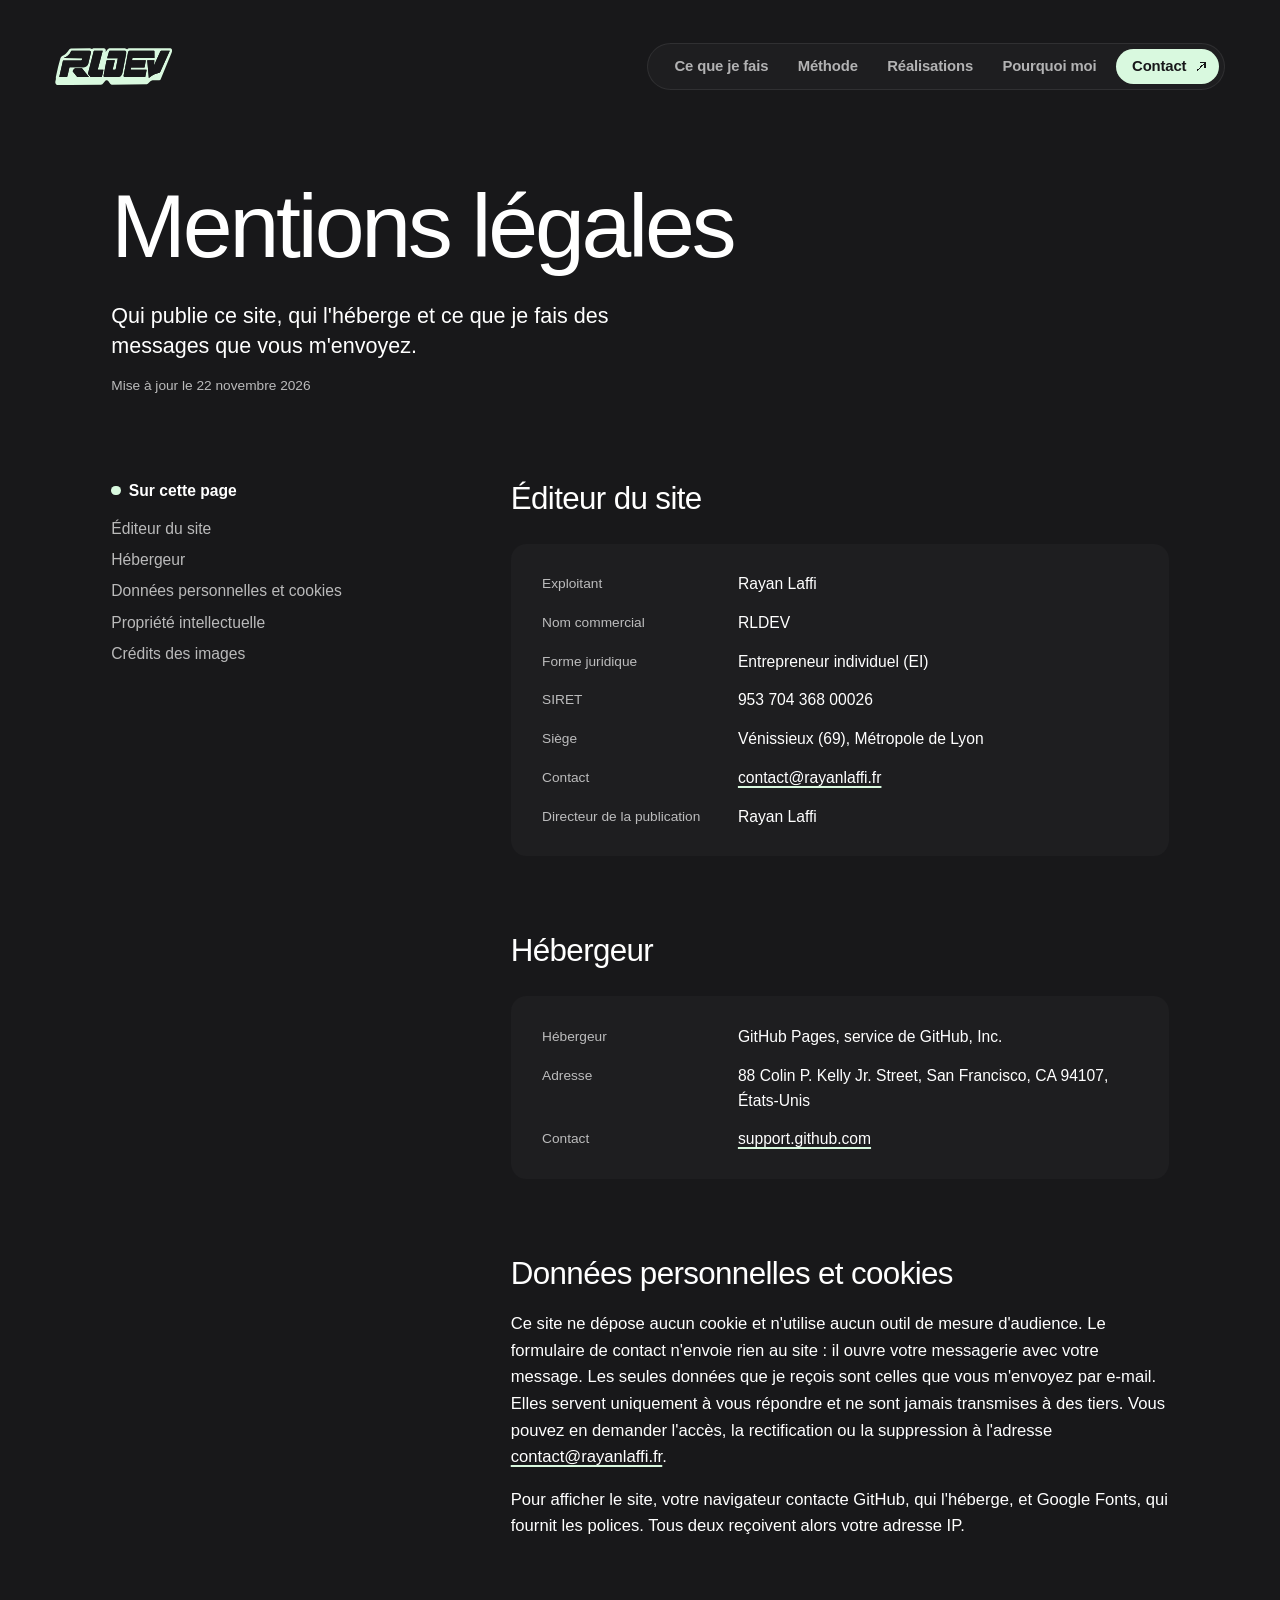
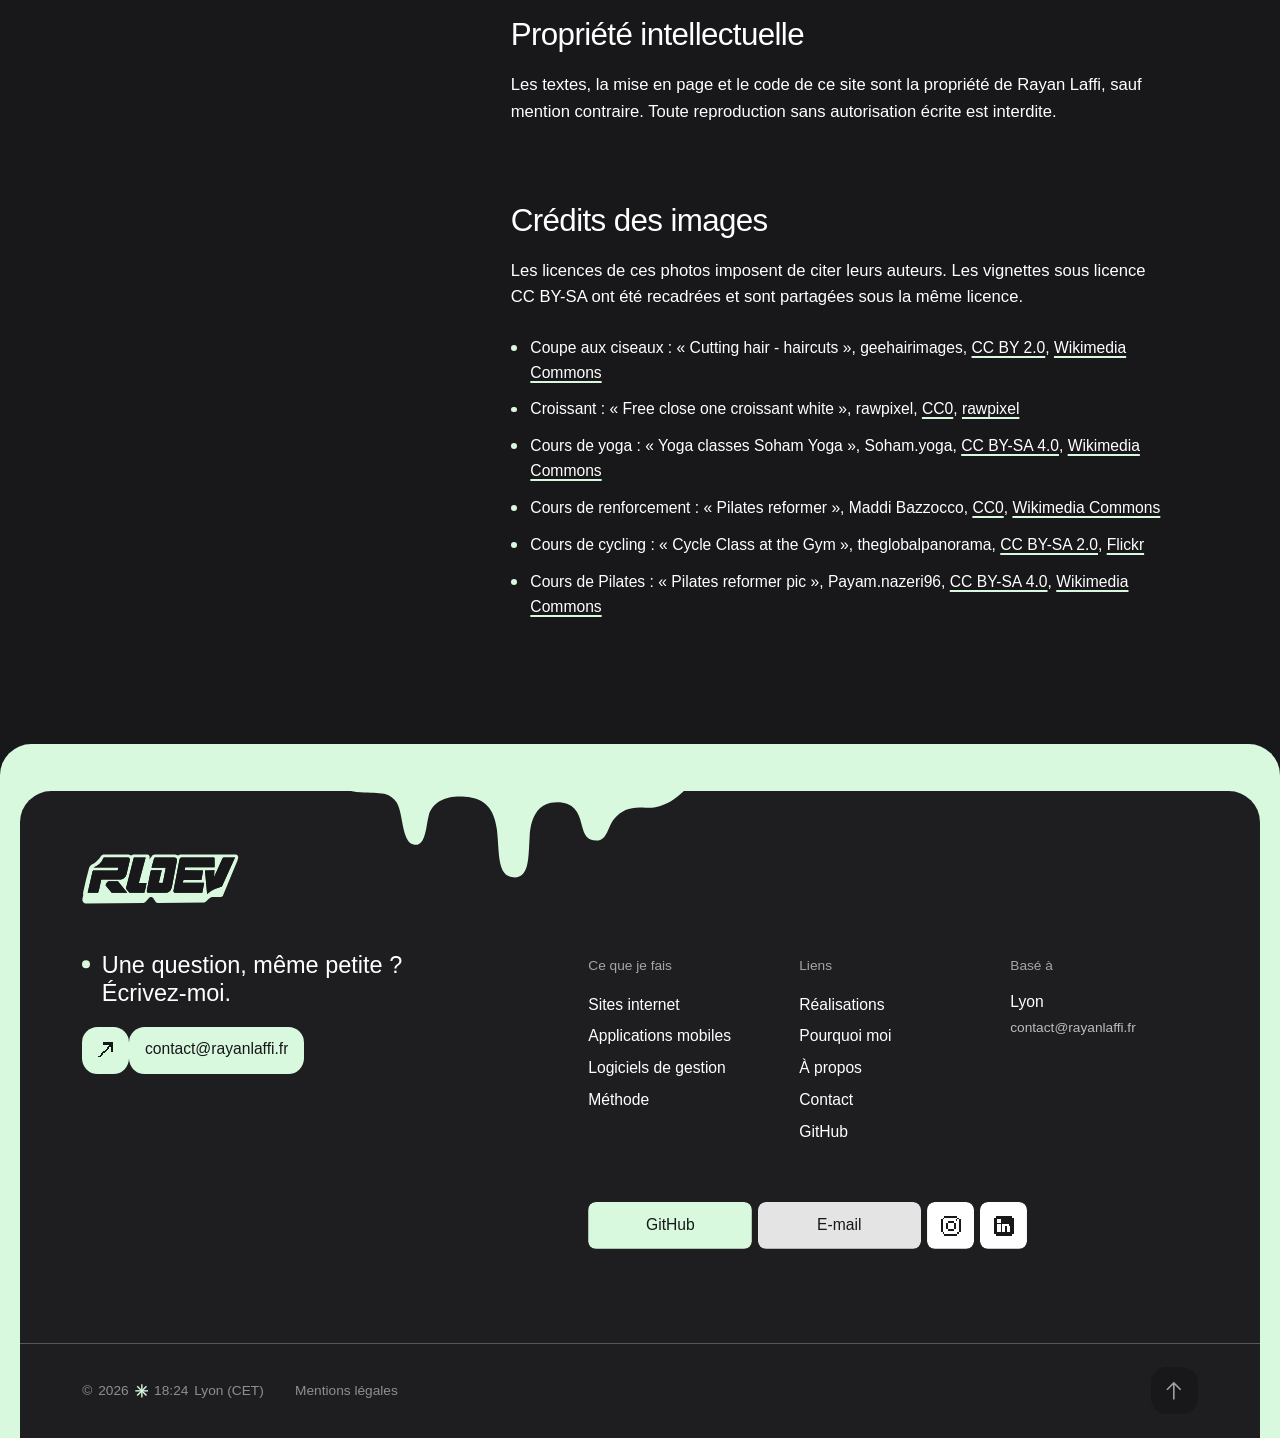
<file: mentions-legales.html>
<!doctype html> <html lang="fr"><head><meta charset="utf-8"><meta http-equiv="Content-Security-Policy" content="default-src 'self'; script-src 'self'; style-src 'self' 'unsafe-inline' https://fonts.googleapis.com; font-src 'self' https://fonts.gstatic.com; img-src 'self' data:; connect-src 'self'; manifest-src 'self'; media-src 'self'; object-src 'none'; base-uri 'self'; form-action 'self' mailto:; upgrade-insecure-requests"><meta name="viewport" content="width=device-width, initial-scale=1"><title>Mentions légales | RLDEV, Rayan Laffi</title><meta name="description" content="Mentions légales du site de Rayan Laffi (RLDEV), développeur web à Lyon : éditeur, hébergeur, propriété intellectuelle, données personnelles et cookies."><meta name="robots" content="index, follow"><meta name="author" content="Rayan Laffi"><link rel="canonical" href="https://rayanlaffi.fr/mentions-legales.html"><meta name="theme-color" content="#18181A"><link rel="icon" href="favicon.ico" sizes="32x32"><link rel="icon" href="assets/monogramme-rl-vert.svg" type="image/svg+xml"><link rel="apple-touch-icon" href="apple-touch-icon.png"><link rel="manifest" href="site.webmanifest"><meta property="og:type" content="website"><meta property="og:locale" content="fr_FR"><meta property="og:site_name" content="RLDEV"><meta property="og:url" content="https://rayanlaffi.fr/mentions-legales.html"><meta property="og:title" content="Mentions légales | RLDEV, Rayan Laffi"><meta property="og:description" content="Éditeur, hébergeur, propriété intellectuelle, données personnelles et cookies du site de Rayan Laffi (RLDEV), développeur web à Lyon."><meta property="og:image" content="https://rayanlaffi.fr/og-image.png"><meta property="og:image:type" content="image/png"><meta property="og:image:width" content="1200"><meta property="og:image:height" content="630"><meta property="og:image:alt" content="Logo RLDEV sur fond sombre, avec le texte « Rayan Laffi, développeur web indépendant à Lyon »"><meta name="twitter:card" content="summary_large_image"><meta name="twitter:title" content="Mentions légales | RLDEV, Rayan Laffi"><meta name="twitter:description" content="Éditeur, hébergeur, propriété intellectuelle, données personnelles et cookies du site de Rayan Laffi (RLDEV), développeur web à Lyon."><meta name="twitter:image" content="https://rayanlaffi.fr/og-image.png"><meta name="twitter:image:alt" content="Logo RLDEV sur fond sombre, avec le texte « Rayan Laffi, développeur web indépendant à Lyon »"><script type="application/ld+json">{"@context":"https://schema.org","@graph":[{"@type":"WebPage","@id":"https://rayanlaffi.fr/mentions-legales.html#page","url":"https://rayanlaffi.fr/mentions-legales.html","name":"Mentions légales | RLDEV, Rayan Laffi","description":"Mentions légales du site de Rayan Laffi (RLDEV), développeur web à Lyon : éditeur, hébergeur, propriété intellectuelle, données personnelles et cookies.","inLanguage":"fr-FR","dateModified":"2026-11-23T20:43:00+01:00","isPartOf":{"@type":"WebSite","@id":"https://rayanlaffi.fr/#website","url":"https://rayanlaffi.fr/","name":"RLDEV"},"publisher":{"@type":"ProfessionalService","@id":"https://rayanlaffi.fr/#entreprise","name":"RLDEV","url":"https://rayanlaffi.fr/"},"breadcrumb":{"@id":"https://rayanlaffi.fr/mentions-legales.html#fil"}},{"@type":"BreadcrumbList","@id":"https://rayanlaffi.fr/mentions-legales.html#fil","itemListElement":[{"@type":"ListItem","position":1,"name":"Accueil","item":"https://rayanlaffi.fr/"},{"@type":"ListItem","position":2,"name":"Mentions légales","item":"https://rayanlaffi.fr/mentions-legales.html"}]}]}</script><link rel="preconnect" href="https://fonts.googleapis.com"><link rel="preconnect" href="https://fonts.gstatic.com" crossorigin><link rel="stylesheet" href="https://fonts.googleapis.com/css2?family=Caveat:wght@500&family=Commissioner:wght,FLAR@250..300,100&family=Instrument+Sans:wght@400;500;600&family=Manrope:wght@300;400;800&family=Sofia+Sans+Extra+Condensed:wght@800&display=swap"><link rel="stylesheet" href="assets/site.d592c3b18e.css"></head><body class="legal-page"> <a class="skip-link" href="#main">Aller au contenu</a> <header class="nav" data-nav> <div class="nav__bar"> <a class="nav__logo" href="index.html"> <svg class="logo-rldev" viewBox="42 204 1461 465" role="img" aria-label="RLDEV" focusable="false"><path fill="currentColor" fill-rule="evenodd" d="M46,640 L56,657 L72,665 L614,662 L631,654 L671,609 L681,604 L690,604 L704,613 L731,653 L747,660 L1184,656 L1196,650 L1228,618 L1246,608 L1257,605 L1338,605 L1349,601 L1355,595 L1492,264 L1499,239 L1498,227 L1490,214 L1477,208 L961,208 L951,211 L939,219 L911,208 L718,208 L700,216 L670,255 L674,234 L672,224 L665,214 L652,208 L520,208 L501,217 L477,208 L240,209 L226,216 L218,224 L201,248 L176,275 L160,287 L126,306 L110,327 L80,441 L53,560 L52,582 L54,587 L46,622 Z M961,240 L968,237 L1273,237 L1278,241 L1279,328 L1006,328 L1004,331 L1000,353 L1003,356 L1171,357 L1157,441 L1153,447 L990,447 L987,449 L984,463 L984,473 L1178,473 L1181,477 L1164,566 L906,566 L897,559 L895,548 L951,256 L955,246 Z M486,245 L488,263 L456,398 L448,414 L433,430 L420,438 L405,442 L224,442 L220,449 L202,532 L192,566 L95,565 L141,364 L145,359 L369,359 L377,351 L380,337 L378,330 L150,329 L182,314 L204,298 L227,272 L243,240 L248,237 L472,237 L481,240 Z M722,237 L905,237 L915,239 L925,248 L927,254 L926,274 L879,519 L865,546 L853,557 L841,563 L826,566 L656,566 L647,558 L647,543 L681,369 L686,355 L786,356 L758,473 L790,474 L797,467 L823,334 L821,332 L692,332 L693,321 L715,243 Z M1469,237 L1347,508 L1280,531 L1245,550 L1209,576 L1189,357 L1277,356 L1273,422 L1353,244 L1362,237 Z M529,237 L633,237 L635,239 L573,470 L575,474 L644,475 L632,535 L623,566 L485,566 L453,528 L453,520 L524,241 Z M264,488 L276,468 L291,457 L377,457 L464,565 L319,566 L263,497 Z"/><path class="logo-rldev__ink" d="M961,240 L968,237 L1273,237 L1278,241 L1279,328 L1006,328 L1004,331 L1000,353 L1003,356 L1171,357 L1157,441 L1153,447 L990,447 L987,449 L984,463 L984,473 L1178,473 L1181,477 L1164,566 L906,566 L897,559 L895,548 L951,256 L955,246 Z M486,245 L488,263 L456,398 L448,414 L433,430 L420,438 L405,442 L224,442 L220,449 L202,532 L192,566 L95,565 L141,364 L145,359 L369,359 L377,351 L380,337 L378,330 L150,329 L182,314 L204,298 L227,272 L243,240 L248,237 L472,237 L481,240 Z M722,237 L905,237 L915,239 L925,248 L927,254 L926,274 L879,519 L865,546 L853,557 L841,563 L826,566 L656,566 L647,558 L647,543 L681,369 L686,355 L786,356 L758,473 L790,474 L797,467 L823,334 L821,332 L692,332 L693,321 L715,243 Z M1469,237 L1347,508 L1280,531 L1245,550 L1209,576 L1189,357 L1277,356 L1273,422 L1353,244 L1362,237 Z M529,237 L633,237 L635,239 L573,470 L575,474 L644,475 L632,535 L623,566 L485,566 L453,528 L453,520 L524,241 Z M264,488 L276,468 L291,457 L377,457 L464,565 L319,566 L263,497 Z"/></svg> </a> <nav class="nav__links-wrap pmenu" aria-label="Navigation principale" data-pmenu-nav> <span class="pmenu__goutte" aria-hidden="true"></span> <ul class="pmenu__liste"> <li class="pmenu__item" data-pmenu> <button class="pmenu__lien" type="button" aria-expanded="false" aria-controls="pmenu-services" data-pmenu-cible="services">Ce que je fais</button> <div class="pmenu__tiroir" id="pmenu-services"> <ul class="pmenu__carte"> <li style="--i:0"><a class="pmenu__entree" href="index.html#services"><span class="pmenu__forme" aria-hidden="true"><svg viewBox="0 0 100 100" focusable="false"><g fill="currentColor"><path d="M3 3H25A24 24 0 0 1 49 27V49H27A24 24 0 0 1 3 25Z"/><path transform="matrix(-1 0 0 1 100 0)" d="M3 3H25A24 24 0 0 1 49 27V49H27A24 24 0 0 1 3 25Z"/><path transform="matrix(1 0 0 -1 0 100)" d="M3 3H25A24 24 0 0 1 49 27V49H27A24 24 0 0 1 3 25Z"/><path transform="rotate(180 50 50)" d="M3 3H25A24 24 0 0 1 49 27V49H27A24 24 0 0 1 3 25Z"/></g></svg></span><span class="pmenu__texte"><span class="pmenu__nom">Sites internet</span><span class="pmenu__desc">Le site qui présente votre activité</span></span></a></li> <li style="--i:1"><a class="pmenu__entree" href="index.html#services"><span class="pmenu__forme" aria-hidden="true"><svg viewBox="0 0 100 100" focusable="false"><path fill="currentColor" d="M66 3V34A40 40 0 0 1 97 66H66A40 40 0 0 1 34 97V66A40 40 0 0 1 3 34H34A40 40 0 0 1 66 3Z"/></svg></span><span class="pmenu__texte"><span class="pmenu__nom">Applications mobiles</span><span class="pmenu__desc">Pour iPhone et pour Android</span></span></a></li> <li style="--i:2"><a class="pmenu__entree" href="index.html#services"><span class="pmenu__forme" aria-hidden="true"><svg viewBox="0 0 100 100" focusable="false"><g fill="currentColor"><rect x="43" y="3" width="14" height="94"/><rect x="43" y="3" width="14" height="94" transform="rotate(45 50 50)"/><rect x="43" y="3" width="14" height="94" transform="rotate(90 50 50)"/><rect x="43" y="3" width="14" height="94" transform="rotate(135 50 50)"/></g></svg></span><span class="pmenu__texte"><span class="pmenu__nom">Logiciels de gestion</span><span class="pmenu__desc">Construits autour de votre métier</span></span></a></li> </ul> </div> </li> <li class="pmenu__item"><a class="pmenu__lien" href="index.html#vision" data-pmenu-cible="vision">Méthode</a></li> <li class="pmenu__item" data-pmenu> <button class="pmenu__lien" type="button" aria-expanded="false" aria-controls="pmenu-projets" data-pmenu-cible="projets">Réalisations</button> <div class="pmenu__tiroir" id="pmenu-projets"> <ul class="pmenu__carte"> <li style="--i:0"><a class="pmenu__entree" href="realisation-ofrica.html"><span class="pmenu__forme pmenu__forme--projet" style="--tint:#FDCC02;--clip:var(--rg-clip-fleur)" aria-hidden="true"></span><span class="pmenu__texte"><span class="pmenu__nom">Ofrica</span><span class="pmenu__desc">Site de restaurant, Lyon</span></span></a></li> <li style="--i:1"><a class="pmenu__entree" href="realisation-formaness.html"><span class="pmenu__forme pmenu__forme--projet" style="--tint:#3281A9;--clip:var(--rg-clip-carre)" aria-hidden="true"></span><span class="pmenu__texte"><span class="pmenu__nom">Formaness</span><span class="pmenu__desc">Site vitrine et logiciel SaaS</span></span></a></li> <li style="--i:2" hidden><a class="pmenu__entree" href="index.html#projets"><span class="pmenu__forme pmenu__forme--projet" style="--tint:#234F1A;--clip:var(--rg-clip-etoile)" aria-hidden="true"></span><span class="pmenu__texte"><span class="pmenu__nom">Comptoir des Saveurs</span><span class="pmenu__desc">Site vitrine, Lyon</span></span></a></li> </ul> </div> </li> <li class="pmenu__item"><a class="pmenu__lien" href="index.html#pourquoi" data-pmenu-cible="pourquoi">Pourquoi moi</a></li> <li class="pmenu__item"><a class="pmenu__contact" href="index.html#contact" data-pmenu-cible="contact"><span>Contact</span><span class="pmenu__fleche-boite"><svg class="pmenu__fleche" viewBox="-2 -2 16 16" aria-hidden="true" focusable="false" shape-rendering="crispEdges"><g fill="currentColor"><rect x="4" y="0" width="8" height="2"/><rect x="9" y="2" width="3" height="1"/><rect x="8" y="3" width="4" height="1"/><rect x="7" y="4" width="2" height="1"/><rect x="10" y="4" width="2" height="4"/><rect x="6" y="5" width="2" height="1"/><rect x="5" y="6" width="2" height="1"/><rect x="4" y="7" width="2" height="1"/><rect x="3" y="8" width="2" height="1"/><rect x="2" y="9" width="2" height="1"/><rect x="1" y="10" width="2" height="1"/><rect x="0" y="11" width="2" height="1"/></g></svg></span></a></li> </ul> </nav> <div class="pmob" data-pmob> <button class="pmob__pilule" type="button" aria-expanded="false" aria-controls="pmob-panneau" data-pmob-ouvrir> <span class="pmob__goutte" aria-hidden="true"></span><span>Menu</span> </button> <div class="pmob__panneau" id="pmob-panneau" role="dialog" aria-modal="true" aria-label="Menu" hidden> <div class="pmob__tete"> <a class="pmob__logo" href="index.html#accueil" aria-label="RLDEV, accueil" data-pmob-logo></a> <button class="pmob__retour" type="button" data-pmob-retour hidden><svg class="pmob__chevron" viewBox="0 0 6 10" aria-hidden="true" focusable="false" shape-rendering="crispEdges"><path fill="currentColor" d="M0 0h2v2H0zM2 2h2v2H2zM4 4h2v2H4zM2 6h2v2H2zM0 8h2v2H0z"/></svg><span data-pmob-retour-texte>Retour</span></button> <button class="pmob__fermer" type="button" data-pmob-fermer><span>Fermer</span><svg viewBox="0 0 7 7" aria-hidden="true" focusable="false" shape-rendering="crispEdges"><path fill="currentColor" d="M0 0h1v1H0zM6 0h1v1H6zM1 1h1v1H1zM5 1h1v1H5zM2 2h1v1H2zM4 2h1v1H4zM3 3h1v1H3zM2 4h1v1H2zM4 4h1v1H4zM1 5h1v1H1zM5 5h1v1H5zM0 6h1v1H0zM6 6h1v1H6z"/></svg></button> </div> <div class="pmob__vues" data-pmob-vues> <ul class="pmob__vue" data-pmob-vue="racine"> <li style="--i:0"><button class="pmob__lien" type="button" data-pmob-vers="services" data-pmenu-cible="services">Ce que je fais<svg class="pmob__chevron" viewBox="0 0 6 10" aria-hidden="true" focusable="false" shape-rendering="crispEdges"><path fill="currentColor" d="M0 0h2v2H0zM2 2h2v2H2zM4 4h2v2H4zM2 6h2v2H2zM0 8h2v2H0z"/></svg></button></li> <li style="--i:1"><a class="pmob__lien" href="index.html#vision" data-pmenu-cible="vision">Méthode</a></li> <li style="--i:2"><button class="pmob__lien" type="button" data-pmob-vers="projets" data-pmenu-cible="projets">Réalisations<svg class="pmob__chevron" viewBox="0 0 6 10" aria-hidden="true" focusable="false" shape-rendering="crispEdges"><path fill="currentColor" d="M0 0h2v2H0zM2 2h2v2H2zM4 4h2v2H4zM2 6h2v2H2zM0 8h2v2H0z"/></svg></button></li> <li style="--i:3"><a class="pmob__lien" href="index.html#pourquoi" data-pmenu-cible="pourquoi">Pourquoi moi</a></li> </ul> <ul class="pmob__vue" data-pmob-vue="services" aria-label="Ce que je fais" hidden> <li style="--i:0"><a class="pmenu__entree" href="index.html#services"><span class="pmenu__forme" aria-hidden="true"><svg viewBox="0 0 100 100" focusable="false"><g fill="currentColor"><path d="M3 3H25A24 24 0 0 1 49 27V49H27A24 24 0 0 1 3 25Z"/><path transform="matrix(-1 0 0 1 100 0)" d="M3 3H25A24 24 0 0 1 49 27V49H27A24 24 0 0 1 3 25Z"/><path transform="matrix(1 0 0 -1 0 100)" d="M3 3H25A24 24 0 0 1 49 27V49H27A24 24 0 0 1 3 25Z"/><path transform="rotate(180 50 50)" d="M3 3H25A24 24 0 0 1 49 27V49H27A24 24 0 0 1 3 25Z"/></g></svg></span><span class="pmenu__texte"><span class="pmenu__nom">Sites internet</span><span class="pmenu__desc">Le site qui présente votre activité</span></span></a></li> <li style="--i:1"><a class="pmenu__entree" href="index.html#services"><span class="pmenu__forme" aria-hidden="true"><svg viewBox="0 0 100 100" focusable="false"><path fill="currentColor" d="M66 3V34A40 40 0 0 1 97 66H66A40 40 0 0 1 34 97V66A40 40 0 0 1 3 34H34A40 40 0 0 1 66 3Z"/></svg></span><span class="pmenu__texte"><span class="pmenu__nom">Applications mobiles</span><span class="pmenu__desc">Pour iPhone et pour Android</span></span></a></li> <li style="--i:2"><a class="pmenu__entree" href="index.html#services"><span class="pmenu__forme" aria-hidden="true"><svg viewBox="0 0 100 100" focusable="false"><g fill="currentColor"><rect x="43" y="3" width="14" height="94"/><rect x="43" y="3" width="14" height="94" transform="rotate(45 50 50)"/><rect x="43" y="3" width="14" height="94" transform="rotate(90 50 50)"/><rect x="43" y="3" width="14" height="94" transform="rotate(135 50 50)"/></g></svg></span><span class="pmenu__texte"><span class="pmenu__nom">Logiciels de gestion</span><span class="pmenu__desc">Construits autour de votre métier</span></span></a></li> </ul> <ul class="pmob__vue" data-pmob-vue="projets" aria-label="Réalisations" hidden> <li style="--i:0"><a class="pmenu__entree" href="realisation-ofrica.html"><span class="pmenu__forme pmenu__forme--projet" style="--tint:#FDCC02;--clip:var(--rg-clip-fleur)" aria-hidden="true"></span><span class="pmenu__texte"><span class="pmenu__nom">Ofrica</span><span class="pmenu__desc">Site de restaurant, Lyon</span></span></a></li> <li style="--i:1"><a class="pmenu__entree" href="realisation-formaness.html"><span class="pmenu__forme pmenu__forme--projet" style="--tint:#3281A9;--clip:var(--rg-clip-carre)" aria-hidden="true"></span><span class="pmenu__texte"><span class="pmenu__nom">Formaness</span><span class="pmenu__desc">Site vitrine et logiciel SaaS</span></span></a></li> <li style="--i:2" hidden><a class="pmenu__entree" href="index.html#projets"><span class="pmenu__forme pmenu__forme--projet" style="--tint:#234F1A;--clip:var(--rg-clip-etoile)" aria-hidden="true"></span><span class="pmenu__texte"><span class="pmenu__nom">Comptoir des Saveurs</span><span class="pmenu__desc">Site vitrine, Lyon</span></span></a></li> </ul> </div> <a class="pmob__contact" href="index.html#contact"><span>Contact</span><span class="pmenu__fleche-boite"><svg class="pmenu__fleche" viewBox="-2 -2 16 16" aria-hidden="true" focusable="false" shape-rendering="crispEdges"><g fill="currentColor"><rect x="4" y="0" width="8" height="2"/><rect x="9" y="2" width="3" height="1"/><rect x="8" y="3" width="4" height="1"/><rect x="7" y="4" width="2" height="1"/><rect x="10" y="4" width="2" height="4"/><rect x="6" y="5" width="2" height="1"/><rect x="5" y="6" width="2" height="1"/><rect x="4" y="7" width="2" height="1"/><rect x="3" y="8" width="2" height="1"/><rect x="2" y="9" width="2" height="1"/><rect x="1" y="10" width="2" height="1"/><rect x="0" y="11" width="2" height="1"/></g></svg></span></a> </div> </div> </div> </header> <main id="main" class="legal"> <div class="legal__frame"> <header class="legal__head"> <h1 class="legal__title">Mentions légales</h1> <p class="legal__lead">Qui publie ce site, qui l'héberge et ce que je fais des messages que vous m'envoyez.</p> <p class="legal__date">Mise à jour le <time datetime="2026-11-22">22 novembre 2026</time></p> </header> <nav class="legal__toc" aria-labelledby="legal-toc-title"> <p class="legal__toc-title" id="legal-toc-title">Sur cette page</p> <ul class="legal__toc-list"> <li><a class="legal__toc-link" href="#editeur">Éditeur du site</a></li> <li><a class="legal__toc-link" href="#hebergement">Hébergeur</a></li> <li><a class="legal__toc-link" href="#donnees">Données personnelles et cookies</a></li> <li><a class="legal__toc-link" href="#propriete">Propriété intellectuelle</a></li> <li><a class="legal__toc-link" href="#credits">Crédits des images</a></li> </ul> </nav> <div class="legal__body"> <section class="legal__section" id="editeur" aria-labelledby="editeur-title"> <h2 class="legal__h2" id="editeur-title">Éditeur du site</h2> <dl class="legal__facts"> <div><dt>Exploitant</dt><dd>Rayan Laffi</dd></div> <div><dt>Nom commercial</dt><dd>RLDEV</dd></div> <div><dt>Forme juridique</dt><dd>Entrepreneur individuel (EI)</dd></div> <div><dt>SIRET</dt><dd>953 704 368 00026</dd></div> <div><dt>Siège</dt><dd>Vénissieux (69), Métropole de Lyon</dd></div> <div><dt>Contact</dt><dd><a class="legal__link" href="mailto:contact@rayanlaffi.fr">contact@rayanlaffi.fr</a></dd></div> <div><dt>Directeur de la publication</dt><dd>Rayan Laffi</dd></div> </dl> </section> <section class="legal__section" id="hebergement" aria-labelledby="hebergement-title"> <h2 class="legal__h2" id="hebergement-title">Hébergeur</h2> <dl class="legal__facts"> <div><dt>Hébergeur</dt><dd>GitHub Pages, service de GitHub, Inc.</dd></div> <div><dt>Adresse</dt><dd>88 Colin P. Kelly Jr. Street, San Francisco, CA 94107, États-Unis</dd></div> <div><dt>Contact</dt><dd><a class="legal__link" href="https://support.github.com/" target="_blank" rel="noopener">support.github.com</a></dd></div> </dl> </section> <section class="legal__section" id="donnees" aria-labelledby="donnees-title"> <h2 class="legal__h2" id="donnees-title">Données personnelles et cookies</h2> <p>Ce site ne dépose aucun cookie et n'utilise aucun outil de mesure d'audience. Le formulaire de contact n'envoie rien au site : il ouvre votre messagerie avec votre message. Les seules données que je reçois sont celles que vous m'envoyez par e-mail. Elles servent uniquement à vous répondre et ne sont jamais transmises à des tiers. Vous pouvez en demander l'accès, la rectification ou la suppression à l'adresse <a class="legal__link" href="mailto:contact@rayanlaffi.fr">contact@rayanlaffi.fr</a>.</p> <p>Pour afficher le site, votre navigateur contacte GitHub, qui l'héberge, et Google Fonts, qui fournit les polices. Tous deux reçoivent alors votre adresse IP.</p> </section> <section class="legal__section" id="propriete" aria-labelledby="propriete-title"> <h2 class="legal__h2" id="propriete-title">Propriété intellectuelle</h2> <p>Les textes, la mise en page et le code de ce site sont la propriété de Rayan Laffi, sauf mention contraire. Toute reproduction sans autorisation écrite est interdite.</p> </section> <section class="legal__section" id="credits" aria-labelledby="credits-title"> <h2 class="legal__h2" id="credits-title">Crédits des images</h2> <p>Les licences de ces photos imposent de citer leurs auteurs. Les vignettes sous licence CC BY-SA ont été recadrées et sont partagées sous la même licence.</p> <ul class="legal__credits"> <li>Coupe aux ciseaux : « Cutting hair - haircuts », geehairimages, <a class="legal__link" href="https://creativecommons.org/licenses/by/2.0/" target="_blank" rel="noopener">CC BY 2.0</a>, <a class="legal__link" href="https://commons.wikimedia.org/w/index.php?curid=102145781" target="_blank" rel="noopener">Wikimedia Commons</a></li> <li>Croissant : « Free close one croissant white », rawpixel, <a class="legal__link" href="https://creativecommons.org/publicdomain/zero/1.0/" target="_blank" rel="noopener">CC0</a>, <a class="legal__link" href="https://www.rawpixel.com/image/5911393/image-background-public-domain-food" target="_blank" rel="noopener">rawpixel</a></li> <li>Cours de yoga : « Yoga classes Soham Yoga », Soham.yoga, <a class="legal__link" href="https://creativecommons.org/licenses/by-sa/4.0/" target="_blank" rel="noopener">CC BY-SA 4.0</a>, <a class="legal__link" href="https://commons.wikimedia.org/w/index.php?curid=96048477" target="_blank" rel="noopener">Wikimedia Commons</a></li> <li>Cours de renforcement : « Pilates reformer », Maddi Bazzocco, <a class="legal__link" href="https://creativecommons.org/publicdomain/zero/1.0/" target="_blank" rel="noopener">CC0</a>, <a class="legal__link" href="https://commons.wikimedia.org/w/index.php?curid=77785256" target="_blank" rel="noopener">Wikimedia Commons</a></li> <li>Cours de cycling : « Cycle Class at the Gym », theglobalpanorama, <a class="legal__link" href="https://creativecommons.org/licenses/by-sa/2.0/" target="_blank" rel="noopener">CC BY-SA 2.0</a>, <a class="legal__link" href="https://www.flickr.com/photos/121483302@N02/13899780126" target="_blank" rel="noopener">Flickr</a></li> <li>Cours de Pilates : « Pilates reformer pic », Payam.nazeri96, <a class="legal__link" href="https://creativecommons.org/licenses/by-sa/4.0/" target="_blank" rel="noopener">CC BY-SA 4.0</a>, <a class="legal__link" href="https://commons.wikimedia.org/w/index.php?curid=179905146" target="_blank" rel="noopener">Wikimedia Commons</a></li> </ul> </section> </div> </div> </main> <footer class="footer" id="pied"> <div class="footer__panel"> <svg class="footer__drip" viewBox="0 0 600 175" aria-hidden="true" focusable="false"><path fill="currentColor" d="M0 0C20 0 30 38 60 44C95 50 110 40 125 60C135 75 132 118 150 122C168 126 168 95 172 80C178 58 200 50 225 52C255 54 268 70 272 100C276 135 272 168 296 170C320 172 318 140 320 110C322 78 335 60 360 60C385 60 392 75 396 92C400 108 404 116 418 116C434 116 434 96 444 84C456 70 470 66 490 68C520 70 540 50 560 30C575 14 585 0 600 0Z"/></svg> <div class="footer__top"> <div class="footer__news"> <a class="footer__logo" href="index.html"> <svg class="logo-rldev" viewBox="42 204 1461 465" role="img" aria-label="RLDEV" focusable="false"><path fill="currentColor" fill-rule="evenodd" d="M46,640 L56,657 L72,665 L614,662 L631,654 L671,609 L681,604 L690,604 L704,613 L731,653 L747,660 L1184,656 L1196,650 L1228,618 L1246,608 L1257,605 L1338,605 L1349,601 L1355,595 L1492,264 L1499,239 L1498,227 L1490,214 L1477,208 L961,208 L951,211 L939,219 L911,208 L718,208 L700,216 L670,255 L674,234 L672,224 L665,214 L652,208 L520,208 L501,217 L477,208 L240,209 L226,216 L218,224 L201,248 L176,275 L160,287 L126,306 L110,327 L80,441 L53,560 L52,582 L54,587 L46,622 Z M961,240 L968,237 L1273,237 L1278,241 L1279,328 L1006,328 L1004,331 L1000,353 L1003,356 L1171,357 L1157,441 L1153,447 L990,447 L987,449 L984,463 L984,473 L1178,473 L1181,477 L1164,566 L906,566 L897,559 L895,548 L951,256 L955,246 Z M486,245 L488,263 L456,398 L448,414 L433,430 L420,438 L405,442 L224,442 L220,449 L202,532 L192,566 L95,565 L141,364 L145,359 L369,359 L377,351 L380,337 L378,330 L150,329 L182,314 L204,298 L227,272 L243,240 L248,237 L472,237 L481,240 Z M722,237 L905,237 L915,239 L925,248 L927,254 L926,274 L879,519 L865,546 L853,557 L841,563 L826,566 L656,566 L647,558 L647,543 L681,369 L686,355 L786,356 L758,473 L790,474 L797,467 L823,334 L821,332 L692,332 L693,321 L715,243 Z M1469,237 L1347,508 L1280,531 L1245,550 L1209,576 L1189,357 L1277,356 L1273,422 L1353,244 L1362,237 Z M529,237 L633,237 L635,239 L573,470 L575,474 L644,475 L632,535 L623,566 L485,566 L453,528 L453,520 L524,241 Z M264,488 L276,468 L291,457 L377,457 L464,565 L319,566 L263,497 Z"/><path class="logo-rldev__ink" d="M961,240 L968,237 L1273,237 L1278,241 L1279,328 L1006,328 L1004,331 L1000,353 L1003,356 L1171,357 L1157,441 L1153,447 L990,447 L987,449 L984,463 L984,473 L1178,473 L1181,477 L1164,566 L906,566 L897,559 L895,548 L951,256 L955,246 Z M486,245 L488,263 L456,398 L448,414 L433,430 L420,438 L405,442 L224,442 L220,449 L202,532 L192,566 L95,565 L141,364 L145,359 L369,359 L377,351 L380,337 L378,330 L150,329 L182,314 L204,298 L227,272 L243,240 L248,237 L472,237 L481,240 Z M722,237 L905,237 L915,239 L925,248 L927,254 L926,274 L879,519 L865,546 L853,557 L841,563 L826,566 L656,566 L647,558 L647,543 L681,369 L686,355 L786,356 L758,473 L790,474 L797,467 L823,334 L821,332 L692,332 L693,321 L715,243 Z M1469,237 L1347,508 L1280,531 L1245,550 L1209,576 L1189,357 L1277,356 L1273,422 L1353,244 L1362,237 Z M529,237 L633,237 L635,239 L573,470 L575,474 L644,475 L632,535 L623,566 L485,566 L453,528 L453,520 L524,241 Z M264,488 L276,468 L291,457 L377,457 L464,565 L319,566 L263,497 Z"/></svg> </a> <h2 class="footer__news-title"><span class="footer__news-dot" aria-hidden="true"></span>Une question, même petite ? Écrivez-moi.</h2> <div class="form form--mail"> <a class="btn btn--violet btn--survol-noir form__submit" data-btn data-magnet href="mailto:contact@rayanlaffi.fr"> <span class="btn__icon" aria-hidden="true"><svg class="btn__cube" viewBox="-2 -2 16 16" focusable="false" shape-rendering="crispEdges"><g fill="currentColor"><rect x="4" y="0" width="8" height="1"/><rect x="4" y="1" width="8" height="1"/><rect x="9" y="2" width="3" height="1"/><rect x="8" y="3" width="4" height="1"/><rect x="7" y="4" width="2" height="1"/><rect x="10" y="4" width="2" height="1"/><rect x="6" y="5" width="2" height="1"/><rect x="10" y="5" width="2" height="1"/><rect x="5" y="6" width="2" height="1"/><rect x="10" y="6" width="2" height="1"/><rect x="4" y="7" width="2" height="1"/><rect x="10" y="7" width="2" height="1"/><rect x="3" y="8" width="2" height="1"/><rect x="2" y="9" width="2" height="1"/><rect x="1" y="10" width="2" height="1"/><rect x="0" y="11" width="2" height="1"/></g></svg></span> <span class="btn__label"><span class="btn__mask"><span class="btn__text" data-btn-text>contact@rayanlaffi.fr</span></span></span> <span class="btn__icon-hover" aria-hidden="true"><svg class="btn__cube" viewBox="0 -2.5 17 17" focusable="false" shape-rendering="crispEdges"><g fill="currentColor"><rect x="1" y="0" width="15" height="1"/><rect x="0" y="1" width="1" height="1"/><rect x="3" y="1" width="11" height="1"/><rect x="16" y="1" width="1" height="1"/><rect x="0" y="2" width="3" height="1"/><rect x="5" y="2" width="7" height="1"/><rect x="14" y="2" width="3" height="1"/><rect x="0" y="3" width="5" height="1"/><rect x="7" y="3" width="3" height="1"/><rect x="12" y="3" width="5" height="1"/><rect x="0" y="4" width="7" height="1"/><rect x="10" y="4" width="7" height="1"/><rect x="0" y="5" width="17" height="1"/><rect x="0" y="6" width="17" height="1"/><rect x="0" y="7" width="17" height="1"/><rect x="0" y="8" width="5" height="1"/><rect x="7" y="8" width="3" height="1"/><rect x="12" y="8" width="5" height="1"/><rect x="0" y="9" width="3" height="1"/><rect x="5" y="9" width="7" height="1"/><rect x="14" y="9" width="3" height="1"/><rect x="0" y="10" width="1" height="1"/><rect x="3" y="10" width="11" height="1"/><rect x="16" y="10" width="1" height="1"/><rect x="1" y="11" width="15" height="1"/></g></svg></span> </a> </div> </div> <div class="footer__nav"> <div class="footer__cols"> <nav class="footer__col" aria-labelledby="f-services"> <h3 class="footer__col-title" id="f-services">Ce que je fais</h3> <ul class="footer__list"> <li><a class="footer-link" data-footer-link href="index.html#services"><span class="footer-link__wrap"><span class="footer-link__dot" aria-hidden="true"></span>Sites internet</span></a></li> <li><a class="footer-link" data-footer-link href="index.html#services"><span class="footer-link__wrap"><span class="footer-link__dot" aria-hidden="true"></span>Applications mobiles</span></a></li> <li><a class="footer-link" data-footer-link href="index.html#services"><span class="footer-link__wrap"><span class="footer-link__dot" aria-hidden="true"></span>Logiciels de gestion</span></a></li> <li><a class="footer-link" data-footer-link href="index.html#vision"><span class="footer-link__wrap"><span class="footer-link__dot" aria-hidden="true"></span>Méthode</span></a></li> </ul> </nav> <nav class="footer__col" aria-labelledby="f-liens"> <h3 class="footer__col-title" id="f-liens">Liens</h3> <ul class="footer__list"> <li><a class="footer-link" data-footer-link href="index.html#projets"><span class="footer-link__wrap"><span class="footer-link__dot" aria-hidden="true"></span>Réalisations</span></a></li> <li><a class="footer-link" data-footer-link href="index.html#pourquoi"><span class="footer-link__wrap"><span class="footer-link__dot" aria-hidden="true"></span>Pourquoi moi</span></a></li> <li><a class="footer-link" data-footer-link href="a-propos.html"><span class="footer-link__wrap"><span class="footer-link__dot" aria-hidden="true"></span>À propos</span></a></li> <li><a class="footer-link" data-footer-link href="index.html#contact"><span class="footer-link__wrap"><span class="footer-link__dot" aria-hidden="true"></span>Contact</span></a></li> <li><a class="footer-link" data-footer-link href="https://github.com/Rayanlaffi1" target="_blank" rel="noopener"><span class="footer-link__wrap"><span class="footer-link__dot" aria-hidden="true"></span>GitHub</span></a></li> </ul> </nav> <div class="footer__col"> <h3 class="footer__col-title">Basé à</h3> <a class="office" href="mailto:contact@rayanlaffi.fr"><span class="office__city">Lyon</span><span class="office__address">contact@rayanlaffi.fr</span></a> </div> </div> <div class="social"> <a class="social__btn social__btn--yt" href="https://github.com/Rayanlaffi1" target="_blank" rel="noopener"><span class="social__repos"><span class="social__texte">GitHub</span></span><span class="social__survol" aria-hidden="true"><span class="social__texte social__double" data-text="GitHub"></span></span></a> <a class="social__btn social__btn--ig" href="mailto:contact@rayanlaffi.fr"><span class="social__repos"><span class="social__texte">E-mail</span></span><span class="social__survol" aria-hidden="true"><span class="social__texte social__double" data-text="E-mail"></span></span></a> <a class="social__btn social__btn--li social__btn--icone" href="https://www.instagram.com/rl.developpement/" target="_blank" rel="noopener" aria-label="Instagram (s'ouvre dans un nouvel onglet)"><span class="social__repos" aria-hidden="true"><span class="social__texte"><svg class="social__picto" viewBox="0 0 12 12" focusable="false" shape-rendering="crispEdges"><path fill="currentColor" d="M2 0h8v1H2zM2 11h8v1H2zM1 1h1v1H1zM10 1h1v1h-1zM1 10h1v1H1zM10 10h1v1h-1zM0 2h1v8H0zM11 2h1v8h-1zM4 3h4v1H4zM4 8h4v1H4zM3 4h1v4H3zM8 4h1v4H8zM9 2h1v1H9z"/></svg></span></span><span class="social__survol" aria-hidden="true"><span class="social__texte"><svg class="social__picto" viewBox="0 0 12 12" focusable="false" shape-rendering="crispEdges"><path fill="currentColor" d="M2 0h8v1H2zM2 11h8v1H2zM1 1h1v1H1zM10 1h1v1h-1zM1 10h1v1H1zM10 10h1v1h-1zM0 2h1v8H0zM11 2h1v8h-1zM4 3h4v1H4zM4 8h4v1H4zM3 4h1v4H3zM8 4h1v4H8zM9 2h1v1H9z"/></svg></span></span></a> <a class="social__btn social__btn--li social__btn--icone" href="https://www.linkedin.com/in/laffirayan/" target="_blank" rel="noopener" aria-label="LinkedIn (s'ouvre dans un nouvel onglet)"><span class="social__repos" aria-hidden="true"><span class="social__texte"><svg class="social__picto" viewBox="0 0 12 12" focusable="false" shape-rendering="crispEdges"><path fill="currentColor" fill-rule="evenodd" d="M1 0h10v1h1v10h-1v1H1v-1H0V1h1zM2 2v2h2V2zM2 5v5h2V5zM5 5v5h2V6h1v4h2V6H9V5z"/></svg></span></span><span class="social__survol" aria-hidden="true"><span class="social__texte"><svg class="social__picto" viewBox="0 0 12 12" focusable="false" shape-rendering="crispEdges"><path fill="currentColor" fill-rule="evenodd" d="M1 0h10v1h1v10h-1v1H1v-1H0V1h1zM2 2v2h2V2zM2 5v5h2V5zM5 5v5h2V6h1v4h2V6H9V5z"/></svg></span></span></a> </div> </div> </div> <div class="footer__bottom"> <div class="footer__bottom-group"> <p class="footer__meta">© <span data-year>2026</span> <svg class="footer__star" viewBox="0 0 100 100" aria-hidden="true" focusable="false"><g fill="currentColor"><rect x="45" y="2" width="10" height="96"/><rect x="45" y="2" width="10" height="96" transform="rotate(45 50 50)"/><rect x="45" y="2" width="10" height="96" transform="rotate(90 50 50)"/><rect x="45" y="2" width="10" height="96" transform="rotate(135 50 50)"/></g></svg> <span data-clock>10:26</span> Lyon (CET) </p> <a class="footer__small-link" href="mentions-legales.html" aria-current="page">Mentions légales</a> </div> <div class="footer__bottom-group"> <a class="totop" data-totop href="#top" aria-label="Retour en haut"><svg viewBox="0 0 16 20" aria-hidden="true" focusable="false"><path d="M8 19V2M1 9l7-7 7 7" fill="none" stroke="currentColor" stroke-width="1.6"/></svg></a> </div> </div> </div> </footer> <script src="assets/debut.b80cb3e69a.js"></script> <script src="assets/site.cda910c45c.js" defer></script></body></html>
</file>
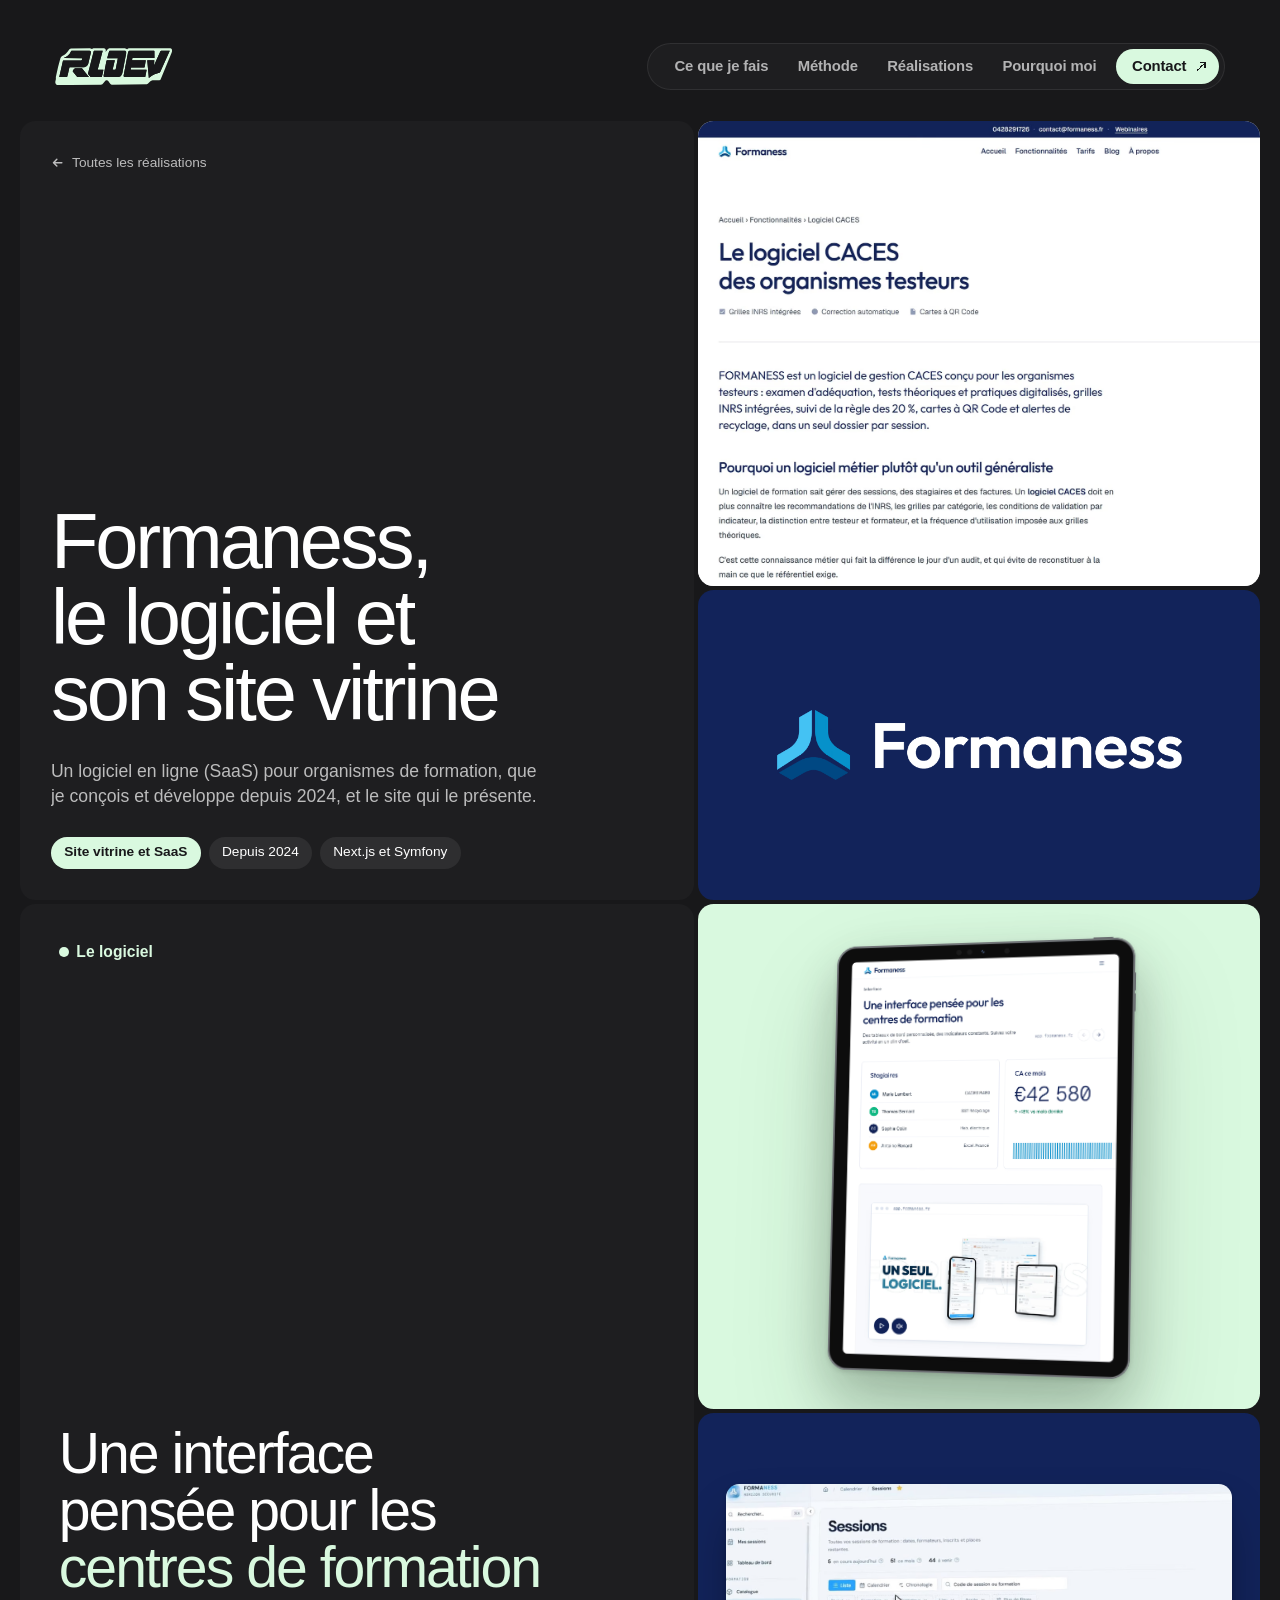
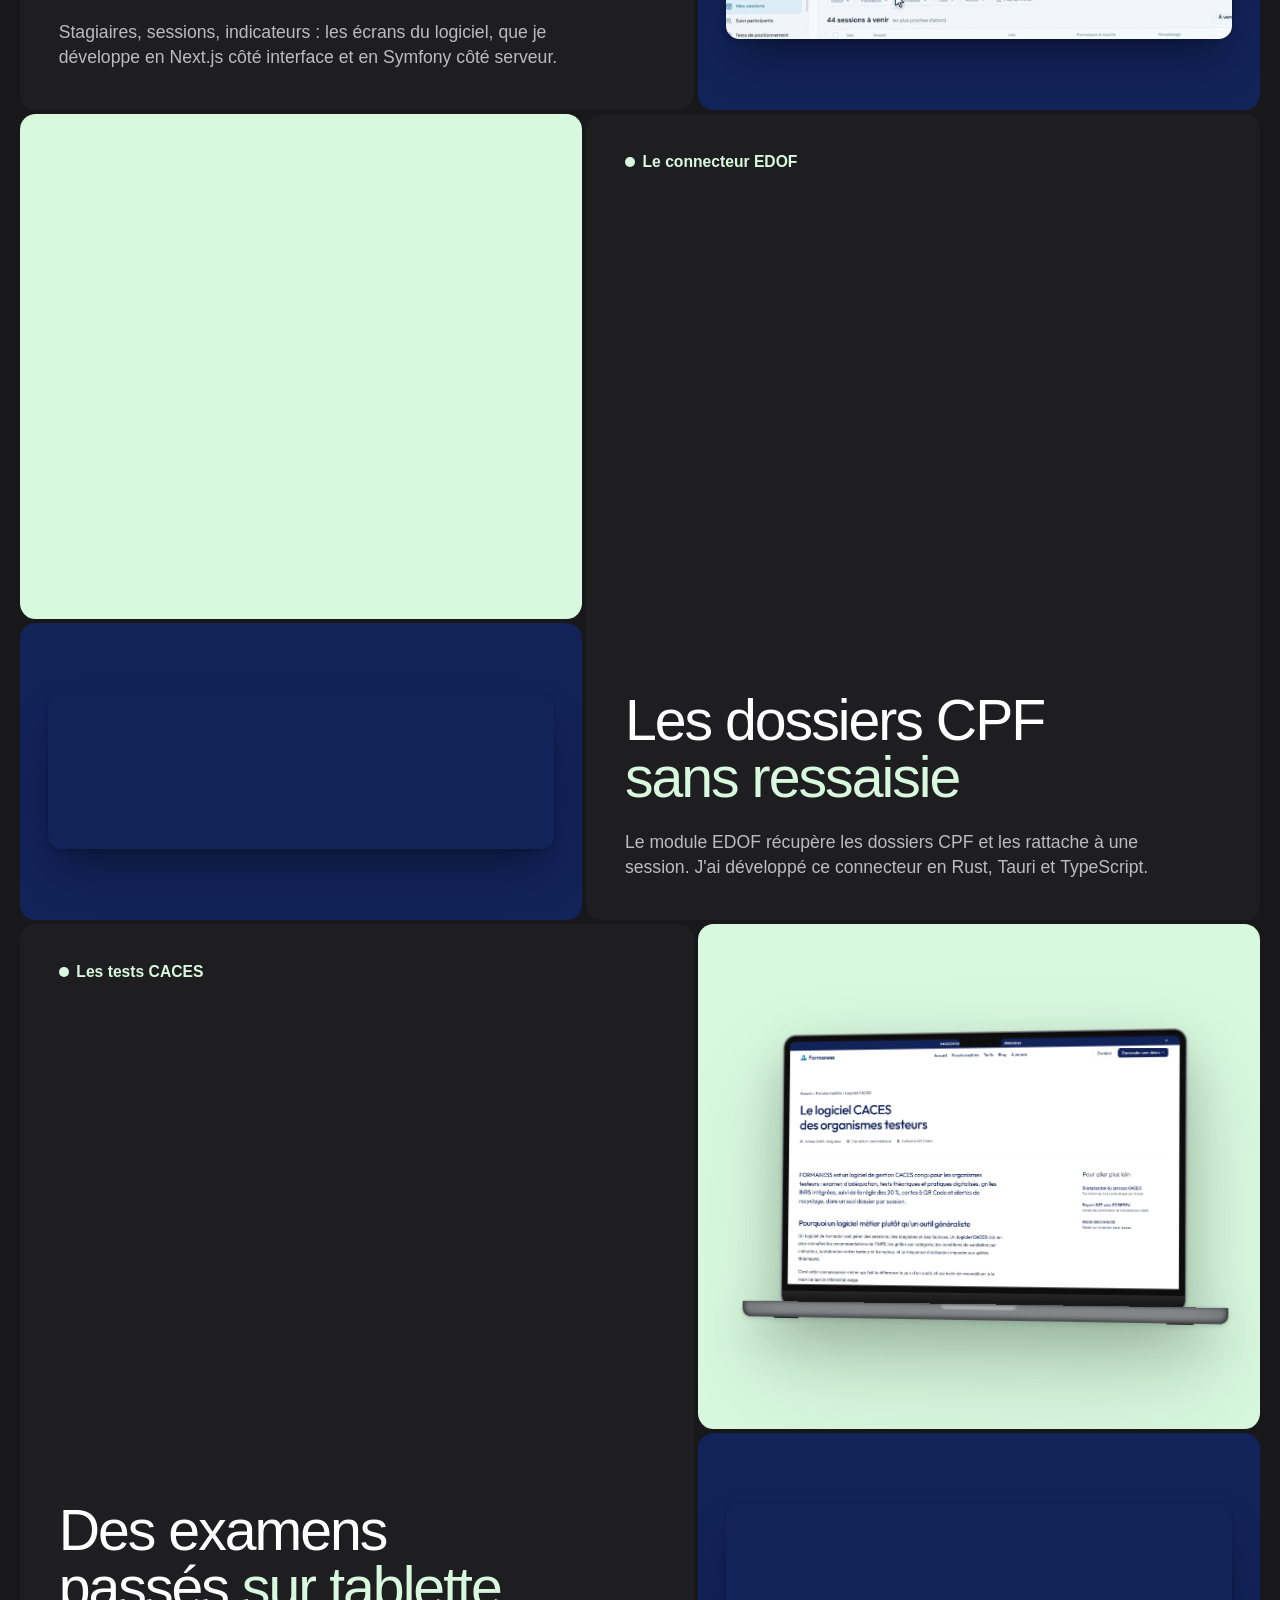
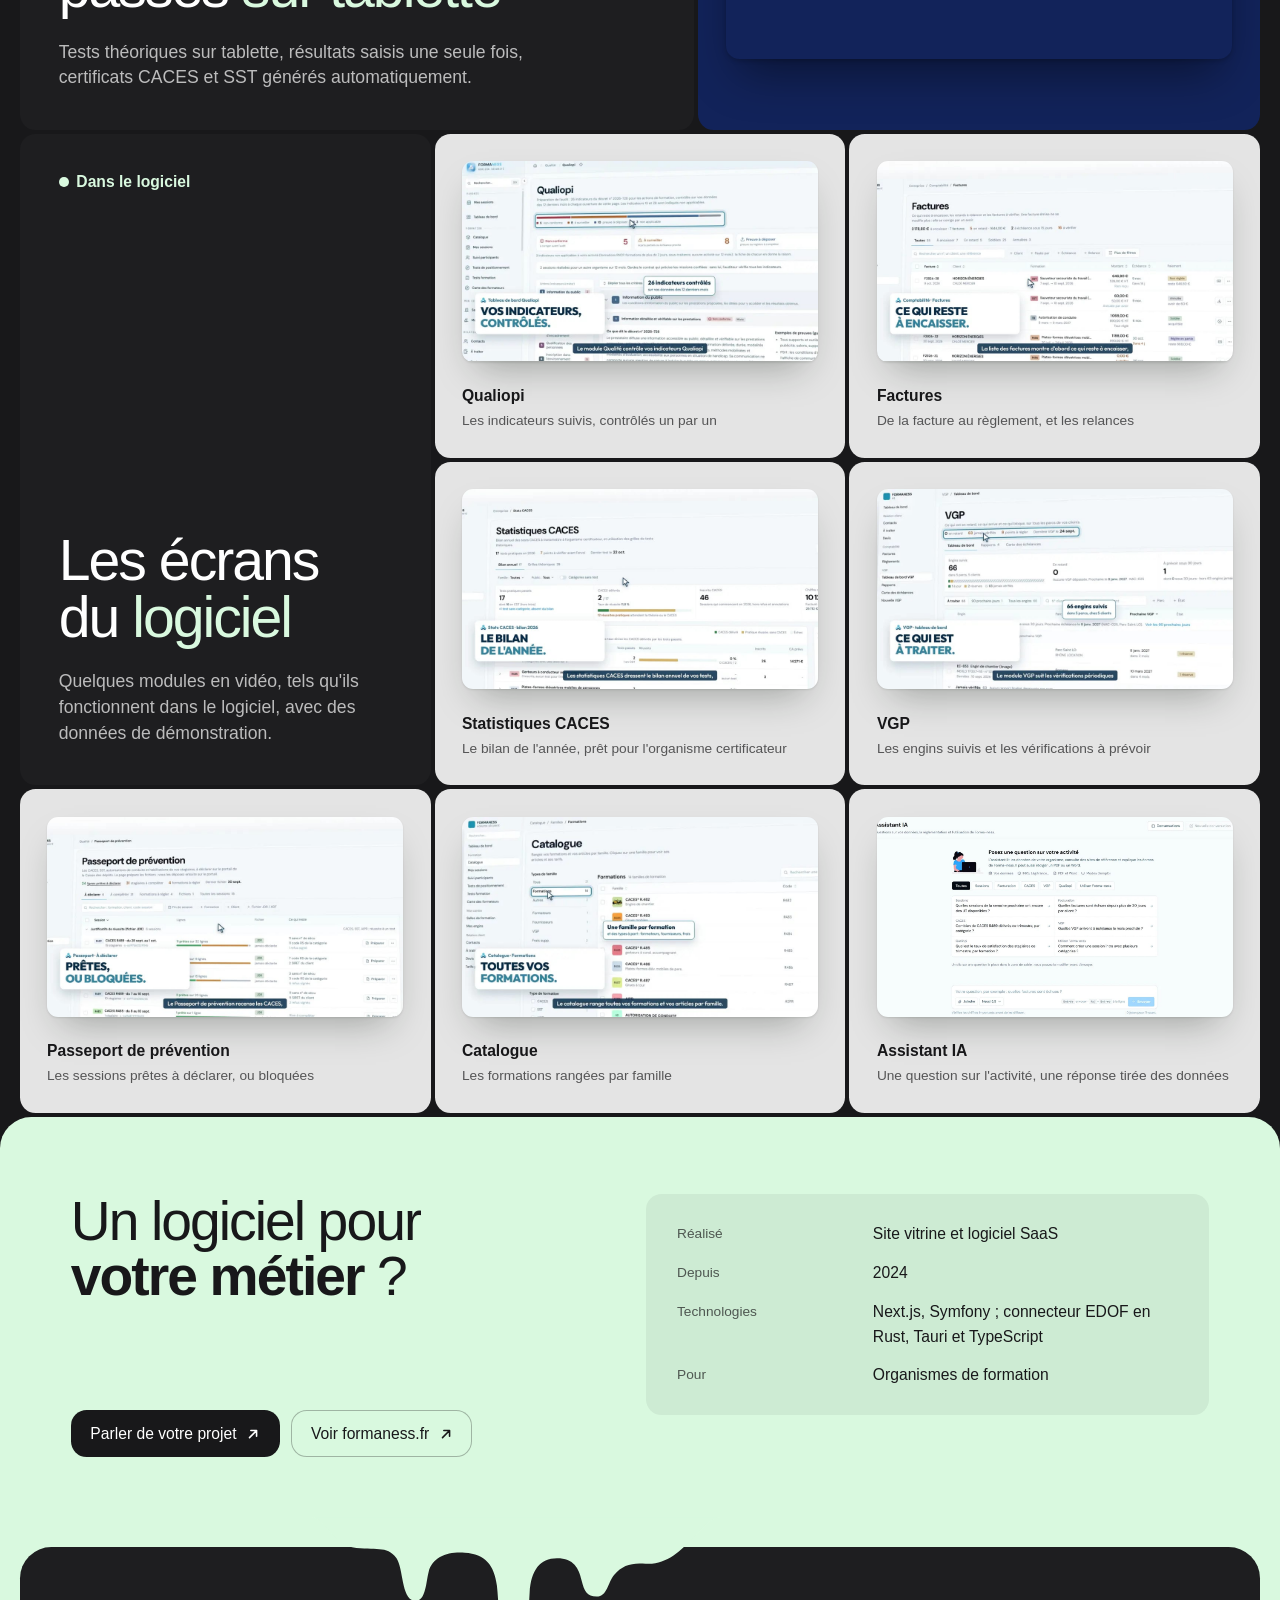
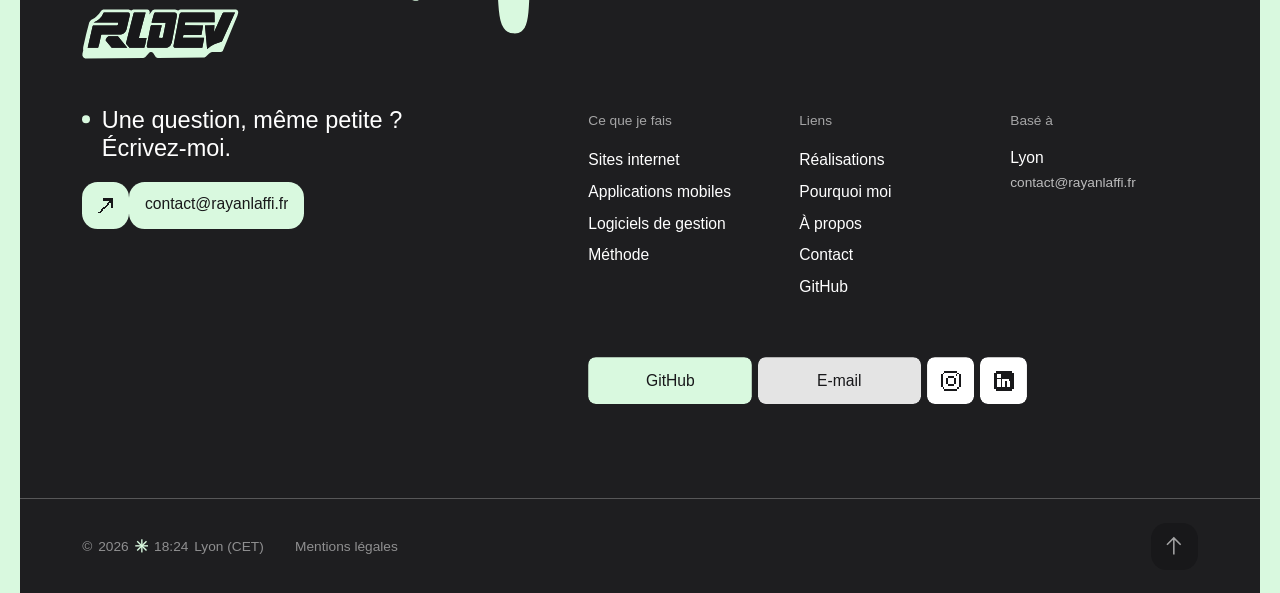
<file: realisation-formaness.html>
<!doctype html> <html lang="fr"><head><meta charset="utf-8"><meta http-equiv="Content-Security-Policy" content="default-src 'self'; script-src 'self'; style-src 'self' 'unsafe-inline' https://fonts.googleapis.com; font-src 'self' https://fonts.gstatic.com; img-src 'self' data:; connect-src 'self'; manifest-src 'self'; media-src 'self'; object-src 'none'; base-uri 'self'; form-action 'self' mailto:; upgrade-insecure-requests"><meta name="viewport" content="width=device-width, initial-scale=1"><title>Formaness, site vitrine et SaaS | RLDEV, Rayan Laffi</title><meta name="description" content="Formaness : le site vitrine et le logiciel en ligne (SaaS) pour organismes de formation, conçus et développés par Rayan Laffi en Next.js et Symfony."><meta name="robots" content="index, follow"><meta name="author" content="Rayan Laffi"><link rel="canonical" href="https://rayanlaffi.fr/realisation-formaness.html"><meta name="theme-color" content="#18181A"><link rel="icon" href="favicon.ico" sizes="32x32"><link rel="icon" href="assets/monogramme-rl-vert.svg" type="image/svg+xml"><link rel="apple-touch-icon" href="apple-touch-icon.png"><link rel="manifest" href="site.webmanifest"><meta property="og:type" content="website"><meta property="og:locale" content="fr_FR"><meta property="og:site_name" content="RLDEV"><meta property="og:url" content="https://rayanlaffi.fr/realisation-formaness.html"><meta property="og:title" content="Formaness, site vitrine et SaaS | RLDEV, Rayan Laffi"><meta property="og:description" content="Formaness : le site vitrine et le logiciel en ligne (SaaS) pour organismes de formation, conçus et développés par Rayan Laffi en Next.js et Symfony."><meta property="og:image" content="https://rayanlaffi.fr/assets/ecrans-realisations/og-formaness.jpg"><meta property="og:image:type" content="image/jpeg"><meta property="og:image:width" content="1200"><meta property="og:image:height" content="630"><meta property="og:image:alt" content="Formaness sur ordinateur, tablette et téléphone, réalisé par Rayan Laffi"><meta name="twitter:card" content="summary_large_image"><meta name="twitter:title" content="Formaness, site vitrine et SaaS | RLDEV, Rayan Laffi"><meta name="twitter:description" content="Formaness : le site vitrine et le logiciel en ligne (SaaS) pour organismes de formation, conçus et développés par Rayan Laffi en Next.js et Symfony."><meta name="twitter:image" content="https://rayanlaffi.fr/assets/ecrans-realisations/og-formaness.jpg"><meta name="twitter:image:alt" content="Formaness sur ordinateur, tablette et téléphone, réalisé par Rayan Laffi"><script type="application/ld+json">{"@context":"https://schema.org","@graph":[{"@type":"WebPage","@id":"https://rayanlaffi.fr/realisation-formaness.html#page","url":"https://rayanlaffi.fr/realisation-formaness.html","name":"Formaness, site vitrine et SaaS | RLDEV, Rayan Laffi","description":"Formaness : le site vitrine et le logiciel en ligne (SaaS) pour organismes de formation, conçus et développés par Rayan Laffi en Next.js et Symfony.","inLanguage":"fr-FR","dateModified":"2026-11-26T22:00:00+01:00","isPartOf":{"@type":"WebSite","@id":"https://rayanlaffi.fr/#website","url":"https://rayanlaffi.fr/","name":"RLDEV"},"publisher":{"@type":"ProfessionalService","@id":"https://rayanlaffi.fr/#entreprise","name":"RLDEV","url":"https://rayanlaffi.fr/"},"breadcrumb":{"@id":"https://rayanlaffi.fr/realisation-formaness.html#fil"},"mainEntity":{"@id":"https://rayanlaffi.fr/realisation-formaness.html#realisation"}},{"@type":"SoftwareApplication","@id":"https://rayanlaffi.fr/realisation-formaness.html#realisation","name":"Formaness","description":"Formaness : le site vitrine et le logiciel en ligne (SaaS) pour organismes de formation, conçus et développés par Rayan Laffi en Next.js et Symfony.","image":"https://rayanlaffi.fr/assets/ecrans-realisations/og-formaness.jpg","creator":{"@type":"Person","@id":"https://rayanlaffi.fr/#rayan","name":"Rayan Laffi","url":"https://rayanlaffi.fr/"},"inLanguage":"fr-FR","applicationCategory":"BusinessApplication","operatingSystem":"Web","url":"https://www.formaness.fr/"},{"@type":"BreadcrumbList","@id":"https://rayanlaffi.fr/realisation-formaness.html#fil","itemListElement":[{"@type":"ListItem","position":1,"name":"Accueil","item":"https://rayanlaffi.fr/"},{"@type":"ListItem","position":2,"name":"Réalisations","item":"https://rayanlaffi.fr/#projets"},{"@type":"ListItem","position":3,"name":"Formaness","item":"https://rayanlaffi.fr/realisation-formaness.html"}]}]}</script><link rel="preconnect" href="https://fonts.googleapis.com"><link rel="preconnect" href="https://fonts.gstatic.com" crossorigin><link rel="stylesheet" href="https://fonts.googleapis.com/css2?family=Caveat:wght@500&family=Commissioner:wght,FLAR@250..300,100&family=Instrument+Sans:wght@400;500;600&family=Manrope:wght@300;400;800&family=Sofia+Sans+Extra+Condensed:wght@800&display=swap"><link rel="stylesheet" href="assets/site.6a02396a8e.css"></head><body class="legal-page"> <a class="skip-link" href="#main">Aller au contenu</a> <header class="nav" data-nav> <div class="nav__bar"> <a class="nav__logo" href="index.html"> <svg class="logo-rldev" viewBox="42 204 1461 465" role="img" aria-label="RLDEV" focusable="false"><path fill="currentColor" fill-rule="evenodd" d="M46,640 L56,657 L72,665 L614,662 L631,654 L671,609 L681,604 L690,604 L704,613 L731,653 L747,660 L1184,656 L1196,650 L1228,618 L1246,608 L1257,605 L1338,605 L1349,601 L1355,595 L1492,264 L1499,239 L1498,227 L1490,214 L1477,208 L961,208 L951,211 L939,219 L911,208 L718,208 L700,216 L670,255 L674,234 L672,224 L665,214 L652,208 L520,208 L501,217 L477,208 L240,209 L226,216 L218,224 L201,248 L176,275 L160,287 L126,306 L110,327 L80,441 L53,560 L52,582 L54,587 L46,622 Z M961,240 L968,237 L1273,237 L1278,241 L1279,328 L1006,328 L1004,331 L1000,353 L1003,356 L1171,357 L1157,441 L1153,447 L990,447 L987,449 L984,463 L984,473 L1178,473 L1181,477 L1164,566 L906,566 L897,559 L895,548 L951,256 L955,246 Z M486,245 L488,263 L456,398 L448,414 L433,430 L420,438 L405,442 L224,442 L220,449 L202,532 L192,566 L95,565 L141,364 L145,359 L369,359 L377,351 L380,337 L378,330 L150,329 L182,314 L204,298 L227,272 L243,240 L248,237 L472,237 L481,240 Z M722,237 L905,237 L915,239 L925,248 L927,254 L926,274 L879,519 L865,546 L853,557 L841,563 L826,566 L656,566 L647,558 L647,543 L681,369 L686,355 L786,356 L758,473 L790,474 L797,467 L823,334 L821,332 L692,332 L693,321 L715,243 Z M1469,237 L1347,508 L1280,531 L1245,550 L1209,576 L1189,357 L1277,356 L1273,422 L1353,244 L1362,237 Z M529,237 L633,237 L635,239 L573,470 L575,474 L644,475 L632,535 L623,566 L485,566 L453,528 L453,520 L524,241 Z M264,488 L276,468 L291,457 L377,457 L464,565 L319,566 L263,497 Z"/><path class="logo-rldev__ink" d="M961,240 L968,237 L1273,237 L1278,241 L1279,328 L1006,328 L1004,331 L1000,353 L1003,356 L1171,357 L1157,441 L1153,447 L990,447 L987,449 L984,463 L984,473 L1178,473 L1181,477 L1164,566 L906,566 L897,559 L895,548 L951,256 L955,246 Z M486,245 L488,263 L456,398 L448,414 L433,430 L420,438 L405,442 L224,442 L220,449 L202,532 L192,566 L95,565 L141,364 L145,359 L369,359 L377,351 L380,337 L378,330 L150,329 L182,314 L204,298 L227,272 L243,240 L248,237 L472,237 L481,240 Z M722,237 L905,237 L915,239 L925,248 L927,254 L926,274 L879,519 L865,546 L853,557 L841,563 L826,566 L656,566 L647,558 L647,543 L681,369 L686,355 L786,356 L758,473 L790,474 L797,467 L823,334 L821,332 L692,332 L693,321 L715,243 Z M1469,237 L1347,508 L1280,531 L1245,550 L1209,576 L1189,357 L1277,356 L1273,422 L1353,244 L1362,237 Z M529,237 L633,237 L635,239 L573,470 L575,474 L644,475 L632,535 L623,566 L485,566 L453,528 L453,520 L524,241 Z M264,488 L276,468 L291,457 L377,457 L464,565 L319,566 L263,497 Z"/></svg> </a> <nav class="nav__links-wrap pmenu" aria-label="Navigation principale" data-pmenu-nav> <span class="pmenu__goutte" aria-hidden="true"></span> <ul class="pmenu__liste"> <li class="pmenu__item" data-pmenu> <button class="pmenu__lien" type="button" aria-expanded="false" aria-controls="pmenu-services" data-pmenu-cible="services">Ce que je fais</button> <div class="pmenu__tiroir" id="pmenu-services"> <ul class="pmenu__carte"> <li style="--i:0"><a class="pmenu__entree" href="index.html#services"><span class="pmenu__forme" aria-hidden="true"><svg viewBox="0 0 100 100" focusable="false"><g fill="currentColor"><path d="M3 3H25A24 24 0 0 1 49 27V49H27A24 24 0 0 1 3 25Z"/><path transform="matrix(-1 0 0 1 100 0)" d="M3 3H25A24 24 0 0 1 49 27V49H27A24 24 0 0 1 3 25Z"/><path transform="matrix(1 0 0 -1 0 100)" d="M3 3H25A24 24 0 0 1 49 27V49H27A24 24 0 0 1 3 25Z"/><path transform="rotate(180 50 50)" d="M3 3H25A24 24 0 0 1 49 27V49H27A24 24 0 0 1 3 25Z"/></g></svg></span><span class="pmenu__texte"><span class="pmenu__nom">Sites internet</span><span class="pmenu__desc">Le site qui présente votre activité</span></span></a></li> <li style="--i:1"><a class="pmenu__entree" href="index.html#services"><span class="pmenu__forme" aria-hidden="true"><svg viewBox="0 0 100 100" focusable="false"><path fill="currentColor" d="M66 3V34A40 40 0 0 1 97 66H66A40 40 0 0 1 34 97V66A40 40 0 0 1 3 34H34A40 40 0 0 1 66 3Z"/></svg></span><span class="pmenu__texte"><span class="pmenu__nom">Applications mobiles</span><span class="pmenu__desc">Pour iPhone et pour Android</span></span></a></li> <li style="--i:2"><a class="pmenu__entree" href="index.html#services"><span class="pmenu__forme" aria-hidden="true"><svg viewBox="0 0 100 100" focusable="false"><g fill="currentColor"><rect x="43" y="3" width="14" height="94"/><rect x="43" y="3" width="14" height="94" transform="rotate(45 50 50)"/><rect x="43" y="3" width="14" height="94" transform="rotate(90 50 50)"/><rect x="43" y="3" width="14" height="94" transform="rotate(135 50 50)"/></g></svg></span><span class="pmenu__texte"><span class="pmenu__nom">Logiciels de gestion</span><span class="pmenu__desc">Construits autour de votre métier</span></span></a></li> </ul> </div> </li> <li class="pmenu__item"><a class="pmenu__lien" href="index.html#vision" data-pmenu-cible="vision">Méthode</a></li> <li class="pmenu__item" data-pmenu> <button class="pmenu__lien" type="button" aria-expanded="false" aria-controls="pmenu-projets" data-pmenu-cible="projets">Réalisations</button> <div class="pmenu__tiroir" id="pmenu-projets"> <ul class="pmenu__carte"> <li style="--i:0"><a class="pmenu__entree" href="realisation-ofrica.html"><span class="pmenu__forme pmenu__forme--projet" style="--tint:#FDCC02;--clip:var(--rg-clip-fleur)" aria-hidden="true"></span><span class="pmenu__texte"><span class="pmenu__nom">Ofrica</span><span class="pmenu__desc">Site de restaurant, Lyon</span></span></a></li> <li style="--i:1"><a class="pmenu__entree" href="realisation-formaness.html"><span class="pmenu__forme pmenu__forme--projet" style="--tint:#3281A9;--clip:var(--rg-clip-carre)" aria-hidden="true"></span><span class="pmenu__texte"><span class="pmenu__nom">Formaness</span><span class="pmenu__desc">Site vitrine et logiciel SaaS</span></span></a></li> <li style="--i:2" hidden><a class="pmenu__entree" href="index.html#projets"><span class="pmenu__forme pmenu__forme--projet" style="--tint:#234F1A;--clip:var(--rg-clip-etoile)" aria-hidden="true"></span><span class="pmenu__texte"><span class="pmenu__nom">Comptoir des Saveurs</span><span class="pmenu__desc">Site vitrine, Lyon</span></span></a></li> </ul> </div> </li> <li class="pmenu__item"><a class="pmenu__lien" href="index.html#pourquoi" data-pmenu-cible="pourquoi">Pourquoi moi</a></li> <li class="pmenu__item"><a class="pmenu__contact" href="index.html#contact" data-pmenu-cible="contact"><span>Contact</span><span class="pmenu__fleche-boite"><svg class="pmenu__fleche" viewBox="-2 -2 16 16" aria-hidden="true" focusable="false" shape-rendering="crispEdges"><g fill="currentColor"><rect x="4" y="0" width="8" height="2"/><rect x="9" y="2" width="3" height="1"/><rect x="8" y="3" width="4" height="1"/><rect x="7" y="4" width="2" height="1"/><rect x="10" y="4" width="2" height="4"/><rect x="6" y="5" width="2" height="1"/><rect x="5" y="6" width="2" height="1"/><rect x="4" y="7" width="2" height="1"/><rect x="3" y="8" width="2" height="1"/><rect x="2" y="9" width="2" height="1"/><rect x="1" y="10" width="2" height="1"/><rect x="0" y="11" width="2" height="1"/></g></svg></span></a></li> </ul> </nav> <div class="pmob" data-pmob> <button class="pmob__pilule" type="button" aria-expanded="false" aria-controls="pmob-panneau" data-pmob-ouvrir> <span class="pmob__goutte" aria-hidden="true"></span><span>Menu</span> </button> <div class="pmob__panneau" id="pmob-panneau" role="dialog" aria-modal="true" aria-label="Menu" hidden> <div class="pmob__tete"> <a class="pmob__logo" href="index.html#accueil" aria-label="RLDEV, accueil" data-pmob-logo></a> <button class="pmob__retour" type="button" data-pmob-retour hidden><svg class="pmob__chevron" viewBox="0 0 6 10" aria-hidden="true" focusable="false" shape-rendering="crispEdges"><path fill="currentColor" d="M0 0h2v2H0zM2 2h2v2H2zM4 4h2v2H4zM2 6h2v2H2zM0 8h2v2H0z"/></svg><span data-pmob-retour-texte>Retour</span></button> <button class="pmob__fermer" type="button" data-pmob-fermer><span>Fermer</span><svg viewBox="0 0 7 7" aria-hidden="true" focusable="false" shape-rendering="crispEdges"><path fill="currentColor" d="M0 0h1v1H0zM6 0h1v1H6zM1 1h1v1H1zM5 1h1v1H5zM2 2h1v1H2zM4 2h1v1H4zM3 3h1v1H3zM2 4h1v1H2zM4 4h1v1H4zM1 5h1v1H1zM5 5h1v1H5zM0 6h1v1H0zM6 6h1v1H6z"/></svg></button> </div> <div class="pmob__vues" data-pmob-vues> <ul class="pmob__vue" data-pmob-vue="racine"> <li style="--i:0"><button class="pmob__lien" type="button" data-pmob-vers="services" data-pmenu-cible="services">Ce que je fais<svg class="pmob__chevron" viewBox="0 0 6 10" aria-hidden="true" focusable="false" shape-rendering="crispEdges"><path fill="currentColor" d="M0 0h2v2H0zM2 2h2v2H2zM4 4h2v2H4zM2 6h2v2H2zM0 8h2v2H0z"/></svg></button></li> <li style="--i:1"><a class="pmob__lien" href="index.html#vision" data-pmenu-cible="vision">Méthode</a></li> <li style="--i:2"><button class="pmob__lien" type="button" data-pmob-vers="projets" data-pmenu-cible="projets">Réalisations<svg class="pmob__chevron" viewBox="0 0 6 10" aria-hidden="true" focusable="false" shape-rendering="crispEdges"><path fill="currentColor" d="M0 0h2v2H0zM2 2h2v2H2zM4 4h2v2H4zM2 6h2v2H2zM0 8h2v2H0z"/></svg></button></li> <li style="--i:3"><a class="pmob__lien" href="index.html#pourquoi" data-pmenu-cible="pourquoi">Pourquoi moi</a></li> </ul> <ul class="pmob__vue" data-pmob-vue="services" aria-label="Ce que je fais" hidden> <li style="--i:0"><a class="pmenu__entree" href="index.html#services"><span class="pmenu__forme" aria-hidden="true"><svg viewBox="0 0 100 100" focusable="false"><g fill="currentColor"><path d="M3 3H25A24 24 0 0 1 49 27V49H27A24 24 0 0 1 3 25Z"/><path transform="matrix(-1 0 0 1 100 0)" d="M3 3H25A24 24 0 0 1 49 27V49H27A24 24 0 0 1 3 25Z"/><path transform="matrix(1 0 0 -1 0 100)" d="M3 3H25A24 24 0 0 1 49 27V49H27A24 24 0 0 1 3 25Z"/><path transform="rotate(180 50 50)" d="M3 3H25A24 24 0 0 1 49 27V49H27A24 24 0 0 1 3 25Z"/></g></svg></span><span class="pmenu__texte"><span class="pmenu__nom">Sites internet</span><span class="pmenu__desc">Le site qui présente votre activité</span></span></a></li> <li style="--i:1"><a class="pmenu__entree" href="index.html#services"><span class="pmenu__forme" aria-hidden="true"><svg viewBox="0 0 100 100" focusable="false"><path fill="currentColor" d="M66 3V34A40 40 0 0 1 97 66H66A40 40 0 0 1 34 97V66A40 40 0 0 1 3 34H34A40 40 0 0 1 66 3Z"/></svg></span><span class="pmenu__texte"><span class="pmenu__nom">Applications mobiles</span><span class="pmenu__desc">Pour iPhone et pour Android</span></span></a></li> <li style="--i:2"><a class="pmenu__entree" href="index.html#services"><span class="pmenu__forme" aria-hidden="true"><svg viewBox="0 0 100 100" focusable="false"><g fill="currentColor"><rect x="43" y="3" width="14" height="94"/><rect x="43" y="3" width="14" height="94" transform="rotate(45 50 50)"/><rect x="43" y="3" width="14" height="94" transform="rotate(90 50 50)"/><rect x="43" y="3" width="14" height="94" transform="rotate(135 50 50)"/></g></svg></span><span class="pmenu__texte"><span class="pmenu__nom">Logiciels de gestion</span><span class="pmenu__desc">Construits autour de votre métier</span></span></a></li> </ul> <ul class="pmob__vue" data-pmob-vue="projets" aria-label="Réalisations" hidden> <li style="--i:0"><a class="pmenu__entree" href="realisation-ofrica.html"><span class="pmenu__forme pmenu__forme--projet" style="--tint:#FDCC02;--clip:var(--rg-clip-fleur)" aria-hidden="true"></span><span class="pmenu__texte"><span class="pmenu__nom">Ofrica</span><span class="pmenu__desc">Site de restaurant, Lyon</span></span></a></li> <li style="--i:1"><a class="pmenu__entree" href="realisation-formaness.html"><span class="pmenu__forme pmenu__forme--projet" style="--tint:#3281A9;--clip:var(--rg-clip-carre)" aria-hidden="true"></span><span class="pmenu__texte"><span class="pmenu__nom">Formaness</span><span class="pmenu__desc">Site vitrine et logiciel SaaS</span></span></a></li> <li style="--i:2" hidden><a class="pmenu__entree" href="index.html#projets"><span class="pmenu__forme pmenu__forme--projet" style="--tint:#234F1A;--clip:var(--rg-clip-etoile)" aria-hidden="true"></span><span class="pmenu__texte"><span class="pmenu__nom">Comptoir des Saveurs</span><span class="pmenu__desc">Site vitrine, Lyon</span></span></a></li> </ul> </div> <a class="pmob__contact" href="index.html#contact"><span>Contact</span><span class="pmenu__fleche-boite"><svg class="pmenu__fleche" viewBox="-2 -2 16 16" aria-hidden="true" focusable="false" shape-rendering="crispEdges"><g fill="currentColor"><rect x="4" y="0" width="8" height="2"/><rect x="9" y="2" width="3" height="1"/><rect x="8" y="3" width="4" height="1"/><rect x="7" y="4" width="2" height="1"/><rect x="10" y="4" width="2" height="4"/><rect x="6" y="5" width="2" height="1"/><rect x="5" y="6" width="2" height="1"/><rect x="4" y="7" width="2" height="1"/><rect x="3" y="8" width="2" height="1"/><rect x="2" y="9" width="2" height="1"/><rect x="1" y="10" width="2" height="1"/><rect x="0" y="11" width="2" height="1"/></g></svg></span></a> </div> </div> </div> </header> <main id="main" class="rp"> <section class="rp-hero is-pre" aria-labelledby="rp-titre" style="--rp-marque:#12235A"> <div class="rp-hero__grille"> <div class="rp-tuile rp-tuile--titre"> <a class="rp-retour" href="index.html#projets"><svg viewBox="0 0 16 16" aria-hidden="true" focusable="false"><path d="M13 8H3M7 4 3 8l4 4" fill="none" stroke="currentColor" stroke-width="1.8" stroke-linecap="round" stroke-linejoin="round"/></svg>Toutes les réalisations</a> <div class="rp-hero__bas"> <h1 id="rp-titre" data-revele>Formaness, le logiciel et son site vitrine</h1> <p class="rp-hero__lead" data-revele style="--d:.2s">Un logiciel en ligne (SaaS) pour organismes de formation, que je conçois et développe depuis 2024, et le site qui le présente.</p> <ul class="rp-pastilles"><li>Site vitrine et SaaS</li><li>Depuis 2024</li><li>Next.js et Symfony</li></ul> </div> </div> <div class="rp-hero__droite"> <div class="rp-tuile rp-tuile--ecran"><picture><source type="image/avif" srcset="assets/ecrans-realisations/ecran-f-bureau-1800.b89a714904.avif 1800w" sizes="1800px"><source type="image/webp" srcset="assets/ecrans-realisations/ecran-f-bureau-1800.1cdbfd485c.webp 1800w" sizes="1800px"><img src="assets/ecrans-realisations/ecran-f-bureau.jpg" width="1800" height="1125" alt="Page « Logiciel CACES » du site formaness.fr sur ordinateur" decoding="async" fetchpriority="high"></picture></div> <div class="rp-tuile rp-tuile--nom"><div class="rp-nom"><picture><source type="image/avif" srcset="assets/ecrans-realisations/logo-formaness-blanc-1400.a52c2653ee.avif 1400w" sizes="1400px"><source type="image/webp" srcset="assets/ecrans-realisations/logo-formaness-blanc-1400.b4714f1282.webp 1400w" sizes="1400px"><img class="rp-nom__logo" src="assets/ecrans-realisations/logo-formaness-blanc.png" width="1400" height="243" alt="Logo Formaness" decoding="async"></picture></div></div> </div> </div> </section> <div class="rp-mosaiques"> <section class="rp-mosaique" aria-labelledby="rp-s1" style="--rp-marque:#12235A"> <div class="rp-tuile rp-tuile--texte"> <p class="rp-sous">Le logiciel</p> <div> <h2 class="rp-titre" id="rp-s1" data-revele>Une interface pensée pour les <em>centres de formation</em></h2> <p class="rp-desc" data-revele style="--d:.15s">Stagiaires, sessions, indicateurs : les écrans du logiciel, que je développe en Next.js côté interface et en Symfony côté serveur.</p> </div> </div> <div class="rp-mosaique__droite"> <div class="rp-tuile rp-tuile--appareil rp-media" role="img" aria-label="Le site formaness.fr sur tablette, avec la liste des stagiaires du logiciel"><div class="rp-app" style="--x:47%;--y:6%;--w:43%;--r:0deg;--ry:-16deg;--rx:4deg"><picture><source type="image/avif" srcset="assets/ecrans-realisations/appareil-f-tab1-1100.38b8187319.avif 1100w" sizes="1100px"><source type="image/webp" srcset="assets/ecrans-realisations/appareil-f-tab1-1100.6de59a4d29.webp 1100w" sizes="1100px"><img src="assets/ecrans-realisations/appareil-f-tab1.png" width="1100" height="1527" alt="" loading="lazy" decoding="async"></picture></div></div> <div class="rp-tuile rp-tuile--detail rp-media" aria-hidden="true"><picture><source type="image/avif" srcset="assets/ecrans-realisations/app-crm-sessions-1280.098289a9bd.avif 1280w" sizes="1280px"><source type="image/webp" srcset="assets/ecrans-realisations/app-crm-sessions-1280.59cdb83fed.webp 1280w" sizes="1280px"><img class="rp-detail" src="assets/ecrans-realisations/app-crm-sessions.jpg" width="1280" height="392" alt="" loading="lazy" decoding="async"></picture></div> </div> </section> <section class="rp-mosaique rp-mosaique--inverse" aria-labelledby="rp-s2" style="--rp-marque:#12235A"> <div class="rp-tuile rp-tuile--texte"> <p class="rp-sous">Le connecteur EDOF</p> <div> <h2 class="rp-titre" id="rp-s2" data-revele>Les dossiers CPF <em>sans ressaisie</em></h2> <p class="rp-desc" data-revele style="--d:.15s">Le module EDOF récupère les dossiers CPF et les rattache à une session. J'ai développé ce connecteur en Rust, Tauri et TypeScript.</p> </div> </div> <div class="rp-mosaique__droite"> <div class="rp-tuile rp-tuile--appareil rp-media" role="img" aria-label="La page EDOF / CPF du site formaness.fr sur téléphone"><div class="rp-app" style="--x:55%;--y:6.5%;--w:30%;--r:0deg;--ry:-16deg;--rx:4deg"><picture><source type="image/avif" srcset="assets/ecrans-realisations/appareil-f-tel1-800.98e03dccb8.avif 800w" sizes="800px"><source type="image/webp" srcset="assets/ecrans-realisations/appareil-f-tel1-800.bbb8de6d7d.webp 800w" sizes="800px"><img src="assets/ecrans-realisations/appareil-f-tel1.png" width="800" height="1607" alt="" loading="lazy" decoding="async"></picture></div></div> <div class="rp-tuile rp-tuile--detail rp-media" aria-hidden="true"><picture><source type="image/avif" srcset="assets/ecrans-realisations/app-edof-1280.29f4ce02d3.avif 1280w" sizes="1280px"><source type="image/webp" srcset="assets/ecrans-realisations/app-edof-1280.378192707c.webp 1280w" sizes="1280px"><img class="rp-detail" src="assets/ecrans-realisations/app-edof.jpg" width="1280" height="392" alt="" loading="lazy" decoding="async"></picture></div> </div> </section> <section class="rp-mosaique" aria-labelledby="rp-s3" style="--rp-marque:#12235A"> <div class="rp-tuile rp-tuile--texte"> <p class="rp-sous">Les tests CACES</p> <div> <h2 class="rp-titre" id="rp-s3" data-revele>Des examens passés <em>sur tablette</em></h2> <p class="rp-desc" data-revele style="--d:.15s">Tests théoriques sur tablette, résultats saisis une seule fois, certificats CACES et SST générés automatiquement.</p> </div> </div> <div class="rp-mosaique__droite"> <div class="rp-tuile rp-tuile--appareil rp-media" role="img" aria-label="La page Logiciel CACES du site formaness.fr sur ordinateur"><div class="rp-app" style="--x:8%;--y:18%;--w:86%;--r:0deg;--ry:-12deg;--rx:2deg"><picture><source type="image/avif" srcset="assets/ecrans-realisations/appareil-f-bureau-1600.42241931d9.avif 1600w" sizes="1600px"><source type="image/webp" srcset="assets/ecrans-realisations/appareil-f-bureau-1600.ea1fb1f674.webp 1600w" sizes="1600px"><img src="assets/ecrans-realisations/appareil-f-bureau.png" width="1600" height="939" alt="" loading="lazy" decoding="async"></picture></div></div> <div class="rp-tuile rp-tuile--detail rp-media" aria-hidden="true"><picture><source type="image/avif" srcset="assets/ecrans-realisations/app-tests-caces-1280.126aead1cc.avif 1280w" sizes="1280px"><source type="image/webp" srcset="assets/ecrans-realisations/app-tests-caces-1280.8f4af4fb1a.webp 1280w" sizes="1280px"><img class="rp-detail" src="assets/ecrans-realisations/app-tests-caces.jpg" width="1280" height="392" alt="" loading="lazy" decoding="async"></picture></div> </div> </section> </div> <section class="rp-galerie" aria-labelledby="rp-galerie-titre"> <div class="rp-tuile rp-tuile--texte rp-galerie__tete"> <p class="rp-sous">Dans le logiciel</p> <div> <h2 class="rp-titre" id="rp-galerie-titre" data-revele>Les écrans du <em>logiciel</em></h2> <p class="rp-desc" data-revele style="--d:.15s">Quelques modules en vidéo, tels qu'ils fonctionnent dans le logiciel, avec des données de démonstration.</p> </div> </div> <figure class="rp-tuile rp-vue rp-media"><video class="rp-detail" src="assets/ecrans-realisations/video-qualiopi.mp4" poster="assets/ecrans-realisations/video-qualiopi.jpg" width="1280" height="720" muted loop playsinline preload="none" data-video aria-label="Vidéo de démonstration du logiciel Formaness : Qualiopi"></video><figcaption><b>Qualiopi</b>Les indicateurs suivis, contrôlés un par un</figcaption></figure> <figure class="rp-tuile rp-vue rp-media"><video class="rp-detail" src="assets/ecrans-realisations/video-facturation.mp4" poster="assets/ecrans-realisations/video-facturation.jpg" width="1280" height="720" muted loop playsinline preload="none" data-video aria-label="Vidéo de démonstration du logiciel Formaness : Factures"></video><figcaption><b>Factures</b>De la facture au règlement, et les relances</figcaption></figure> <figure class="rp-tuile rp-vue rp-media"><video class="rp-detail" src="assets/ecrans-realisations/video-statistiques.mp4" poster="assets/ecrans-realisations/video-statistiques.jpg" width="1280" height="720" muted loop playsinline preload="none" data-video aria-label="Vidéo de démonstration du logiciel Formaness : Statistiques CACES"></video><figcaption><b>Statistiques CACES</b>Le bilan de l'année, prêt pour l'organisme certificateur</figcaption></figure> <figure class="rp-tuile rp-vue rp-media"><video class="rp-detail" src="assets/ecrans-realisations/video-vgp.mp4" poster="assets/ecrans-realisations/video-vgp.jpg" width="1280" height="720" muted loop playsinline preload="none" data-video aria-label="Vidéo de démonstration du logiciel Formaness : VGP"></video><figcaption><b>VGP</b>Les engins suivis et les vérifications à prévoir</figcaption></figure> <figure class="rp-tuile rp-vue rp-media"><video class="rp-detail" src="assets/ecrans-realisations/video-passeport-prevention.mp4" poster="assets/ecrans-realisations/video-passeport-prevention.jpg" width="1280" height="720" muted loop playsinline preload="none" data-video aria-label="Vidéo de démonstration du logiciel Formaness : Passeport de prévention"></video><figcaption><b>Passeport de prévention</b>Les sessions prêtes à déclarer, ou bloquées</figcaption></figure> <figure class="rp-tuile rp-vue rp-media"><video class="rp-detail" src="assets/ecrans-realisations/video-catalogue.mp4" poster="assets/ecrans-realisations/video-catalogue.jpg" width="1280" height="720" muted loop playsinline preload="none" data-video aria-label="Vidéo de démonstration du logiciel Formaness : Catalogue"></video><figcaption><b>Catalogue</b>Les formations rangées par famille</figcaption></figure> <figure class="rp-tuile rp-vue rp-media"><video class="rp-detail" src="assets/ecrans-realisations/video-assistant-ia.mp4" poster="assets/ecrans-realisations/video-assistant-ia.jpg" width="1280" height="720" muted loop playsinline preload="none" data-video aria-label="Vidéo de démonstration du logiciel Formaness : Assistant IA"></video><figcaption><b>Assistant IA</b>Une question sur l'activité, une réponse tirée des données</figcaption></figure> </section> <section class="rp-fin" aria-labelledby="rp-fin-titre"> <div class="rp-fin__grille"> <div> <h2 class="rp-titre" id="rp-fin-titre" data-revele>Un logiciel pour <em>votre métier</em> ?</h2> <p class="rp-desc" data-revele style="--d:.15s">Décrivez-moi ce que vous voulez faire : je vous dis comment je m'y prendrais.</p> <div class="rp-actions"><a class="rp-lien" href="index.html#contact">Parler de votre projet<svg viewBox="0 0 16 16" aria-hidden="true" focusable="false"><path d="M4 12 12 4M5.5 4H12v6.5" fill="none" stroke="currentColor" stroke-width="1.8" stroke-linecap="round" stroke-linejoin="round"/></svg></a><a class="rp-lien rp-lien--clair" href="https://www.formaness.fr/" target="_blank" rel="noopener">Voir formaness.fr<svg viewBox="0 0 16 16" aria-hidden="true" focusable="false"><path d="M4 12 12 4M5.5 4H12v6.5" fill="none" stroke="currentColor" stroke-width="1.8" stroke-linecap="round" stroke-linejoin="round"/></svg><span class="visually-hidden">(s'ouvre dans un nouvel onglet)</span></a></div> </div> <dl class="legal__facts"> <div><dt>Réalisé</dt><dd>Site vitrine et logiciel SaaS</dd></div> <div><dt>Depuis</dt><dd>2024</dd></div> <div><dt>Technologies</dt><dd>Next.js, Symfony ; connecteur EDOF en Rust, Tauri et TypeScript</dd></div> <div><dt>Pour</dt><dd>Organismes de formation</dd></div> </dl> </div> </section> </main> <footer class="footer" id="pied"> <div class="footer__panel"> <svg class="footer__drip" viewBox="0 0 600 175" aria-hidden="true" focusable="false"><path fill="currentColor" d="M0 0C20 0 30 38 60 44C95 50 110 40 125 60C135 75 132 118 150 122C168 126 168 95 172 80C178 58 200 50 225 52C255 54 268 70 272 100C276 135 272 168 296 170C320 172 318 140 320 110C322 78 335 60 360 60C385 60 392 75 396 92C400 108 404 116 418 116C434 116 434 96 444 84C456 70 470 66 490 68C520 70 540 50 560 30C575 14 585 0 600 0Z"/></svg> <div class="footer__top"> <div class="footer__news"> <a class="footer__logo" href="index.html"> <svg class="logo-rldev" viewBox="42 204 1461 465" role="img" aria-label="RLDEV" focusable="false"><path fill="currentColor" fill-rule="evenodd" d="M46,640 L56,657 L72,665 L614,662 L631,654 L671,609 L681,604 L690,604 L704,613 L731,653 L747,660 L1184,656 L1196,650 L1228,618 L1246,608 L1257,605 L1338,605 L1349,601 L1355,595 L1492,264 L1499,239 L1498,227 L1490,214 L1477,208 L961,208 L951,211 L939,219 L911,208 L718,208 L700,216 L670,255 L674,234 L672,224 L665,214 L652,208 L520,208 L501,217 L477,208 L240,209 L226,216 L218,224 L201,248 L176,275 L160,287 L126,306 L110,327 L80,441 L53,560 L52,582 L54,587 L46,622 Z M961,240 L968,237 L1273,237 L1278,241 L1279,328 L1006,328 L1004,331 L1000,353 L1003,356 L1171,357 L1157,441 L1153,447 L990,447 L987,449 L984,463 L984,473 L1178,473 L1181,477 L1164,566 L906,566 L897,559 L895,548 L951,256 L955,246 Z M486,245 L488,263 L456,398 L448,414 L433,430 L420,438 L405,442 L224,442 L220,449 L202,532 L192,566 L95,565 L141,364 L145,359 L369,359 L377,351 L380,337 L378,330 L150,329 L182,314 L204,298 L227,272 L243,240 L248,237 L472,237 L481,240 Z M722,237 L905,237 L915,239 L925,248 L927,254 L926,274 L879,519 L865,546 L853,557 L841,563 L826,566 L656,566 L647,558 L647,543 L681,369 L686,355 L786,356 L758,473 L790,474 L797,467 L823,334 L821,332 L692,332 L693,321 L715,243 Z M1469,237 L1347,508 L1280,531 L1245,550 L1209,576 L1189,357 L1277,356 L1273,422 L1353,244 L1362,237 Z M529,237 L633,237 L635,239 L573,470 L575,474 L644,475 L632,535 L623,566 L485,566 L453,528 L453,520 L524,241 Z M264,488 L276,468 L291,457 L377,457 L464,565 L319,566 L263,497 Z"/><path class="logo-rldev__ink" d="M961,240 L968,237 L1273,237 L1278,241 L1279,328 L1006,328 L1004,331 L1000,353 L1003,356 L1171,357 L1157,441 L1153,447 L990,447 L987,449 L984,463 L984,473 L1178,473 L1181,477 L1164,566 L906,566 L897,559 L895,548 L951,256 L955,246 Z M486,245 L488,263 L456,398 L448,414 L433,430 L420,438 L405,442 L224,442 L220,449 L202,532 L192,566 L95,565 L141,364 L145,359 L369,359 L377,351 L380,337 L378,330 L150,329 L182,314 L204,298 L227,272 L243,240 L248,237 L472,237 L481,240 Z M722,237 L905,237 L915,239 L925,248 L927,254 L926,274 L879,519 L865,546 L853,557 L841,563 L826,566 L656,566 L647,558 L647,543 L681,369 L686,355 L786,356 L758,473 L790,474 L797,467 L823,334 L821,332 L692,332 L693,321 L715,243 Z M1469,237 L1347,508 L1280,531 L1245,550 L1209,576 L1189,357 L1277,356 L1273,422 L1353,244 L1362,237 Z M529,237 L633,237 L635,239 L573,470 L575,474 L644,475 L632,535 L623,566 L485,566 L453,528 L453,520 L524,241 Z M264,488 L276,468 L291,457 L377,457 L464,565 L319,566 L263,497 Z"/></svg> </a> <h2 class="footer__news-title"><span class="footer__news-dot" aria-hidden="true"></span>Une question, même petite ? Écrivez-moi.</h2> <div class="form form--mail"> <a class="btn btn--violet btn--survol-noir form__submit" data-btn data-magnet href="mailto:contact@rayanlaffi.fr"> <span class="btn__icon" aria-hidden="true"><svg class="btn__cube" viewBox="-2 -2 16 16" focusable="false" shape-rendering="crispEdges"><g fill="currentColor"><rect x="4" y="0" width="8" height="1"/><rect x="4" y="1" width="8" height="1"/><rect x="9" y="2" width="3" height="1"/><rect x="8" y="3" width="4" height="1"/><rect x="7" y="4" width="2" height="1"/><rect x="10" y="4" width="2" height="1"/><rect x="6" y="5" width="2" height="1"/><rect x="10" y="5" width="2" height="1"/><rect x="5" y="6" width="2" height="1"/><rect x="10" y="6" width="2" height="1"/><rect x="4" y="7" width="2" height="1"/><rect x="10" y="7" width="2" height="1"/><rect x="3" y="8" width="2" height="1"/><rect x="2" y="9" width="2" height="1"/><rect x="1" y="10" width="2" height="1"/><rect x="0" y="11" width="2" height="1"/></g></svg></span> <span class="btn__label"><span class="btn__mask"><span class="btn__text" data-btn-text>contact@rayanlaffi.fr</span></span></span> <span class="btn__icon-hover" aria-hidden="true"><svg class="btn__cube" viewBox="0 -2.5 17 17" focusable="false" shape-rendering="crispEdges"><g fill="currentColor"><rect x="1" y="0" width="15" height="1"/><rect x="0" y="1" width="1" height="1"/><rect x="3" y="1" width="11" height="1"/><rect x="16" y="1" width="1" height="1"/><rect x="0" y="2" width="3" height="1"/><rect x="5" y="2" width="7" height="1"/><rect x="14" y="2" width="3" height="1"/><rect x="0" y="3" width="5" height="1"/><rect x="7" y="3" width="3" height="1"/><rect x="12" y="3" width="5" height="1"/><rect x="0" y="4" width="7" height="1"/><rect x="10" y="4" width="7" height="1"/><rect x="0" y="5" width="17" height="1"/><rect x="0" y="6" width="17" height="1"/><rect x="0" y="7" width="17" height="1"/><rect x="0" y="8" width="5" height="1"/><rect x="7" y="8" width="3" height="1"/><rect x="12" y="8" width="5" height="1"/><rect x="0" y="9" width="3" height="1"/><rect x="5" y="9" width="7" height="1"/><rect x="14" y="9" width="3" height="1"/><rect x="0" y="10" width="1" height="1"/><rect x="3" y="10" width="11" height="1"/><rect x="16" y="10" width="1" height="1"/><rect x="1" y="11" width="15" height="1"/></g></svg></span> </a> </div> </div> <div class="footer__nav"> <div class="footer__cols"> <nav class="footer__col" aria-labelledby="f-services"> <h3 class="footer__col-title" id="f-services">Ce que je fais</h3> <ul class="footer__list"> <li><a class="footer-link" data-footer-link href="index.html#services"><span class="footer-link__wrap"><span class="footer-link__dot" aria-hidden="true"></span>Sites internet</span></a></li> <li><a class="footer-link" data-footer-link href="index.html#services"><span class="footer-link__wrap"><span class="footer-link__dot" aria-hidden="true"></span>Applications mobiles</span></a></li> <li><a class="footer-link" data-footer-link href="index.html#services"><span class="footer-link__wrap"><span class="footer-link__dot" aria-hidden="true"></span>Logiciels de gestion</span></a></li> <li><a class="footer-link" data-footer-link href="index.html#vision"><span class="footer-link__wrap"><span class="footer-link__dot" aria-hidden="true"></span>Méthode</span></a></li> </ul> </nav> <nav class="footer__col" aria-labelledby="f-liens"> <h3 class="footer__col-title" id="f-liens">Liens</h3> <ul class="footer__list"> <li><a class="footer-link" data-footer-link href="index.html#projets"><span class="footer-link__wrap"><span class="footer-link__dot" aria-hidden="true"></span>Réalisations</span></a></li> <li><a class="footer-link" data-footer-link href="index.html#pourquoi"><span class="footer-link__wrap"><span class="footer-link__dot" aria-hidden="true"></span>Pourquoi moi</span></a></li> <li><a class="footer-link" data-footer-link href="a-propos.html"><span class="footer-link__wrap"><span class="footer-link__dot" aria-hidden="true"></span>À propos</span></a></li> <li><a class="footer-link" data-footer-link href="index.html#contact"><span class="footer-link__wrap"><span class="footer-link__dot" aria-hidden="true"></span>Contact</span></a></li> <li><a class="footer-link" data-footer-link href="https://github.com/Rayanlaffi1" target="_blank" rel="noopener"><span class="footer-link__wrap"><span class="footer-link__dot" aria-hidden="true"></span>GitHub</span></a></li> </ul> </nav> <div class="footer__col"> <h3 class="footer__col-title">Basé à</h3> <a class="office" href="mailto:contact@rayanlaffi.fr"><span class="office__city">Lyon</span><span class="office__address">contact@rayanlaffi.fr</span></a> </div> </div> <div class="social"> <a class="social__btn social__btn--yt" href="https://github.com/Rayanlaffi1" target="_blank" rel="noopener"><span class="social__repos"><span class="social__texte">GitHub</span></span><span class="social__survol" aria-hidden="true"><span class="social__texte social__double" data-text="GitHub"></span></span></a> <a class="social__btn social__btn--ig" href="mailto:contact@rayanlaffi.fr"><span class="social__repos"><span class="social__texte">E-mail</span></span><span class="social__survol" aria-hidden="true"><span class="social__texte social__double" data-text="E-mail"></span></span></a> <a class="social__btn social__btn--li social__btn--icone" href="https://www.instagram.com/rl.developpement/" target="_blank" rel="noopener" aria-label="Instagram (s'ouvre dans un nouvel onglet)"><span class="social__repos" aria-hidden="true"><span class="social__texte"><svg class="social__picto" viewBox="0 0 12 12" focusable="false" shape-rendering="crispEdges"><path fill="currentColor" d="M2 0h8v1H2zM2 11h8v1H2zM1 1h1v1H1zM10 1h1v1h-1zM1 10h1v1H1zM10 10h1v1h-1zM0 2h1v8H0zM11 2h1v8h-1zM4 3h4v1H4zM4 8h4v1H4zM3 4h1v4H3zM8 4h1v4H8zM9 2h1v1H9z"/></svg></span></span><span class="social__survol" aria-hidden="true"><span class="social__texte"><svg class="social__picto" viewBox="0 0 12 12" focusable="false" shape-rendering="crispEdges"><path fill="currentColor" d="M2 0h8v1H2zM2 11h8v1H2zM1 1h1v1H1zM10 1h1v1h-1zM1 10h1v1H1zM10 10h1v1h-1zM0 2h1v8H0zM11 2h1v8h-1zM4 3h4v1H4zM4 8h4v1H4zM3 4h1v4H3zM8 4h1v4H8zM9 2h1v1H9z"/></svg></span></span></a> <a class="social__btn social__btn--li social__btn--icone" href="https://www.linkedin.com/in/laffirayan/" target="_blank" rel="noopener" aria-label="LinkedIn (s'ouvre dans un nouvel onglet)"><span class="social__repos" aria-hidden="true"><span class="social__texte"><svg class="social__picto" viewBox="0 0 12 12" focusable="false" shape-rendering="crispEdges"><path fill="currentColor" fill-rule="evenodd" d="M1 0h10v1h1v10h-1v1H1v-1H0V1h1zM2 2v2h2V2zM2 5v5h2V5zM5 5v5h2V6h1v4h2V6H9V5z"/></svg></span></span><span class="social__survol" aria-hidden="true"><span class="social__texte"><svg class="social__picto" viewBox="0 0 12 12" focusable="false" shape-rendering="crispEdges"><path fill="currentColor" fill-rule="evenodd" d="M1 0h10v1h1v10h-1v1H1v-1H0V1h1zM2 2v2h2V2zM2 5v5h2V5zM5 5v5h2V6h1v4h2V6H9V5z"/></svg></span></span></a> </div> </div> </div> <div class="footer__bottom"> <div class="footer__bottom-group"> <p class="footer__meta">© <span data-year>2026</span> <svg class="footer__star" viewBox="0 0 100 100" aria-hidden="true" focusable="false"><g fill="currentColor"><rect x="45" y="2" width="10" height="96"/><rect x="45" y="2" width="10" height="96" transform="rotate(45 50 50)"/><rect x="45" y="2" width="10" height="96" transform="rotate(90 50 50)"/><rect x="45" y="2" width="10" height="96" transform="rotate(135 50 50)"/></g></svg> <span data-clock>10:26</span> Lyon (CET) </p> <a class="footer__small-link" href="mentions-legales.html">Mentions légales</a> </div> <div class="footer__bottom-group"> <a class="totop" data-totop href="#top" aria-label="Retour en haut"><svg viewBox="0 0 16 20" aria-hidden="true" focusable="false"><path d="M8 19V2M1 9l7-7 7 7" fill="none" stroke="currentColor" stroke-width="1.6"/></svg></a> </div> </div> </div> </footer> <script src="assets/debut.b80cb3e69a.js"></script> <script src="assets/site.8fe9d4910e.js" defer></script></body></html>
</file>
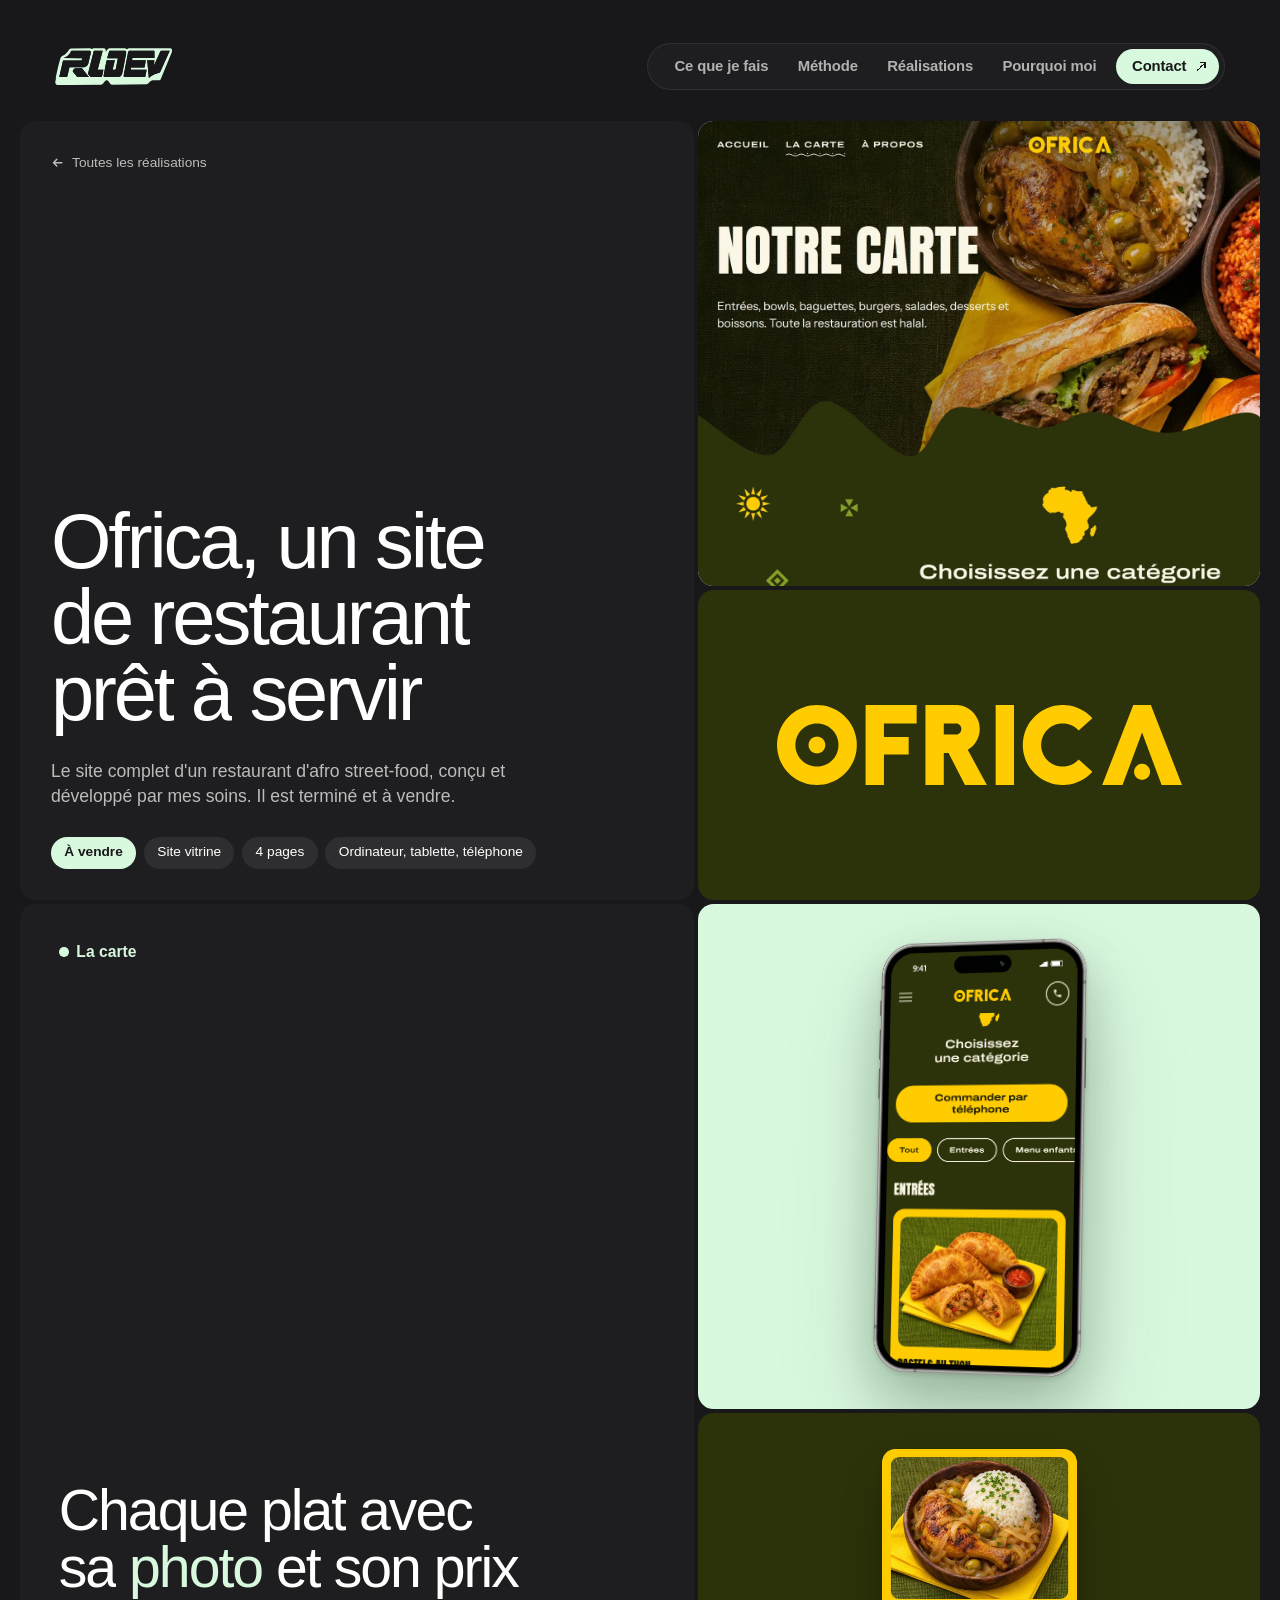
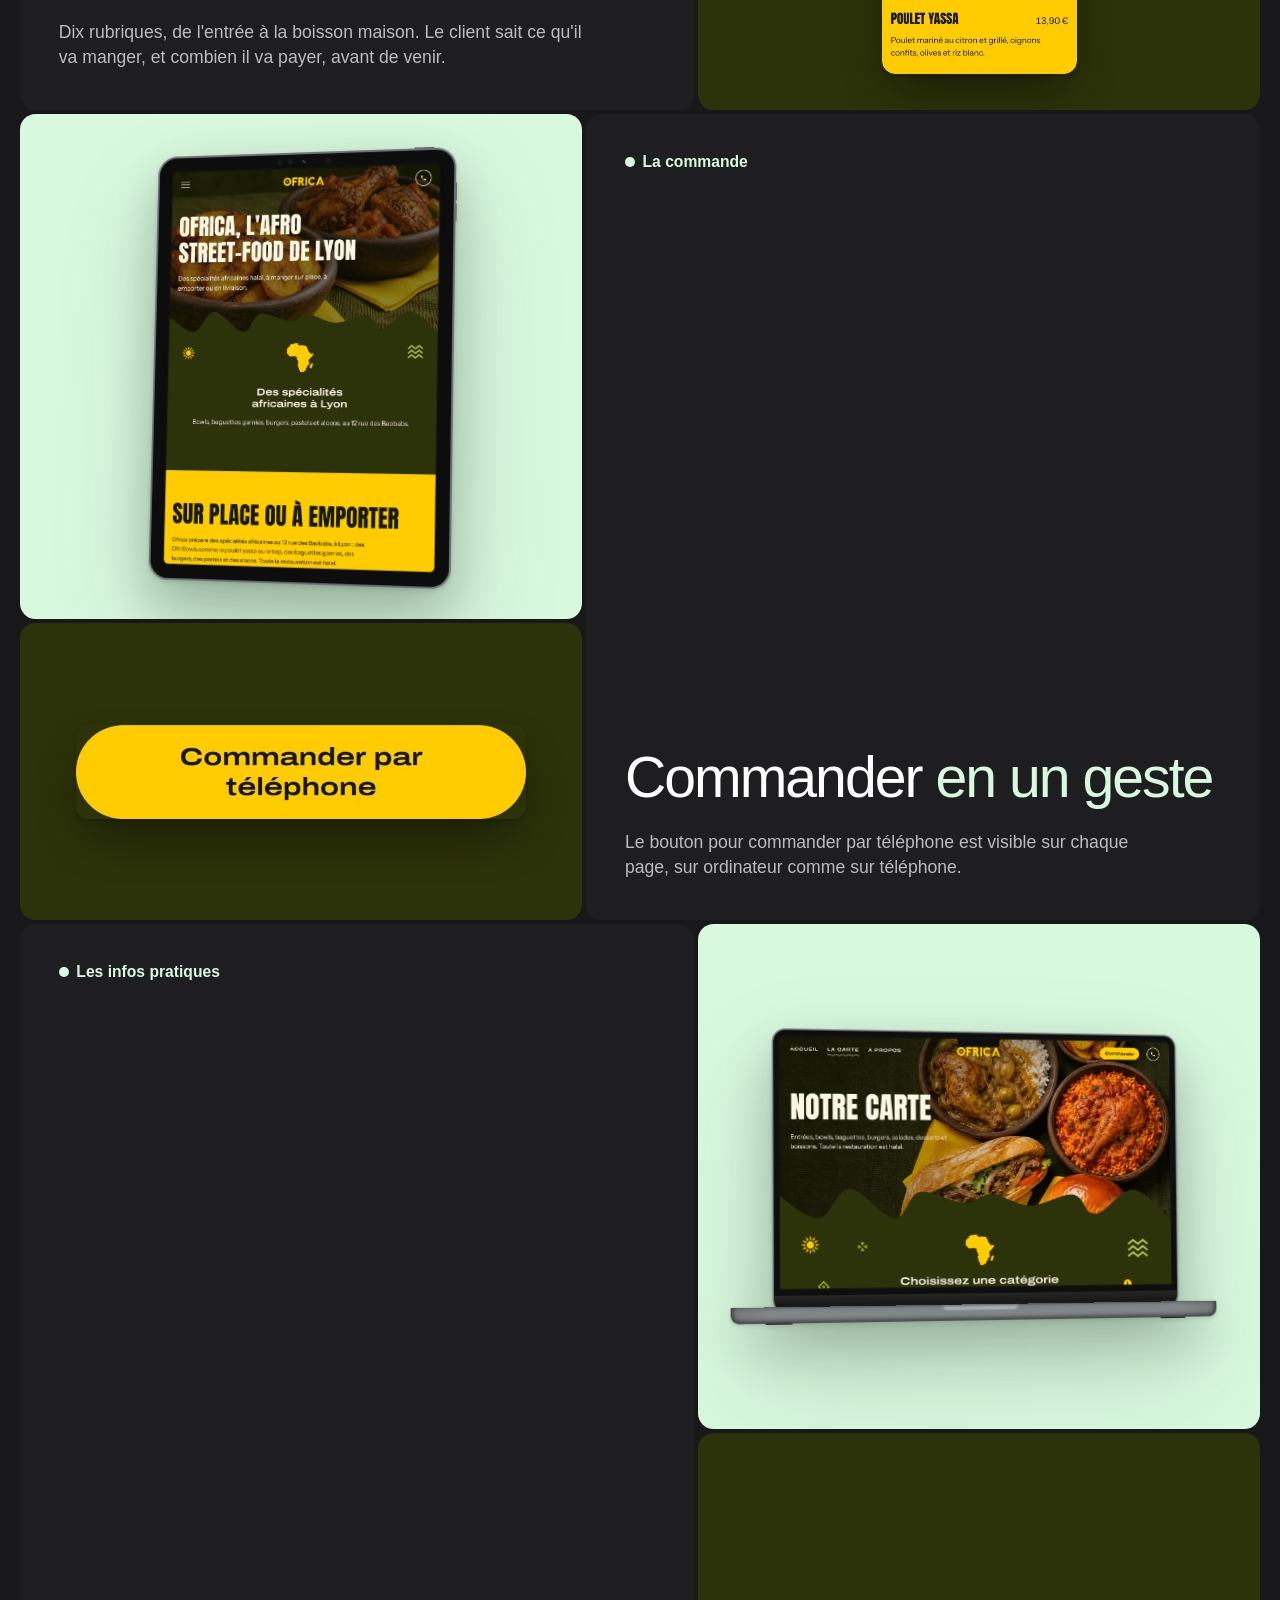
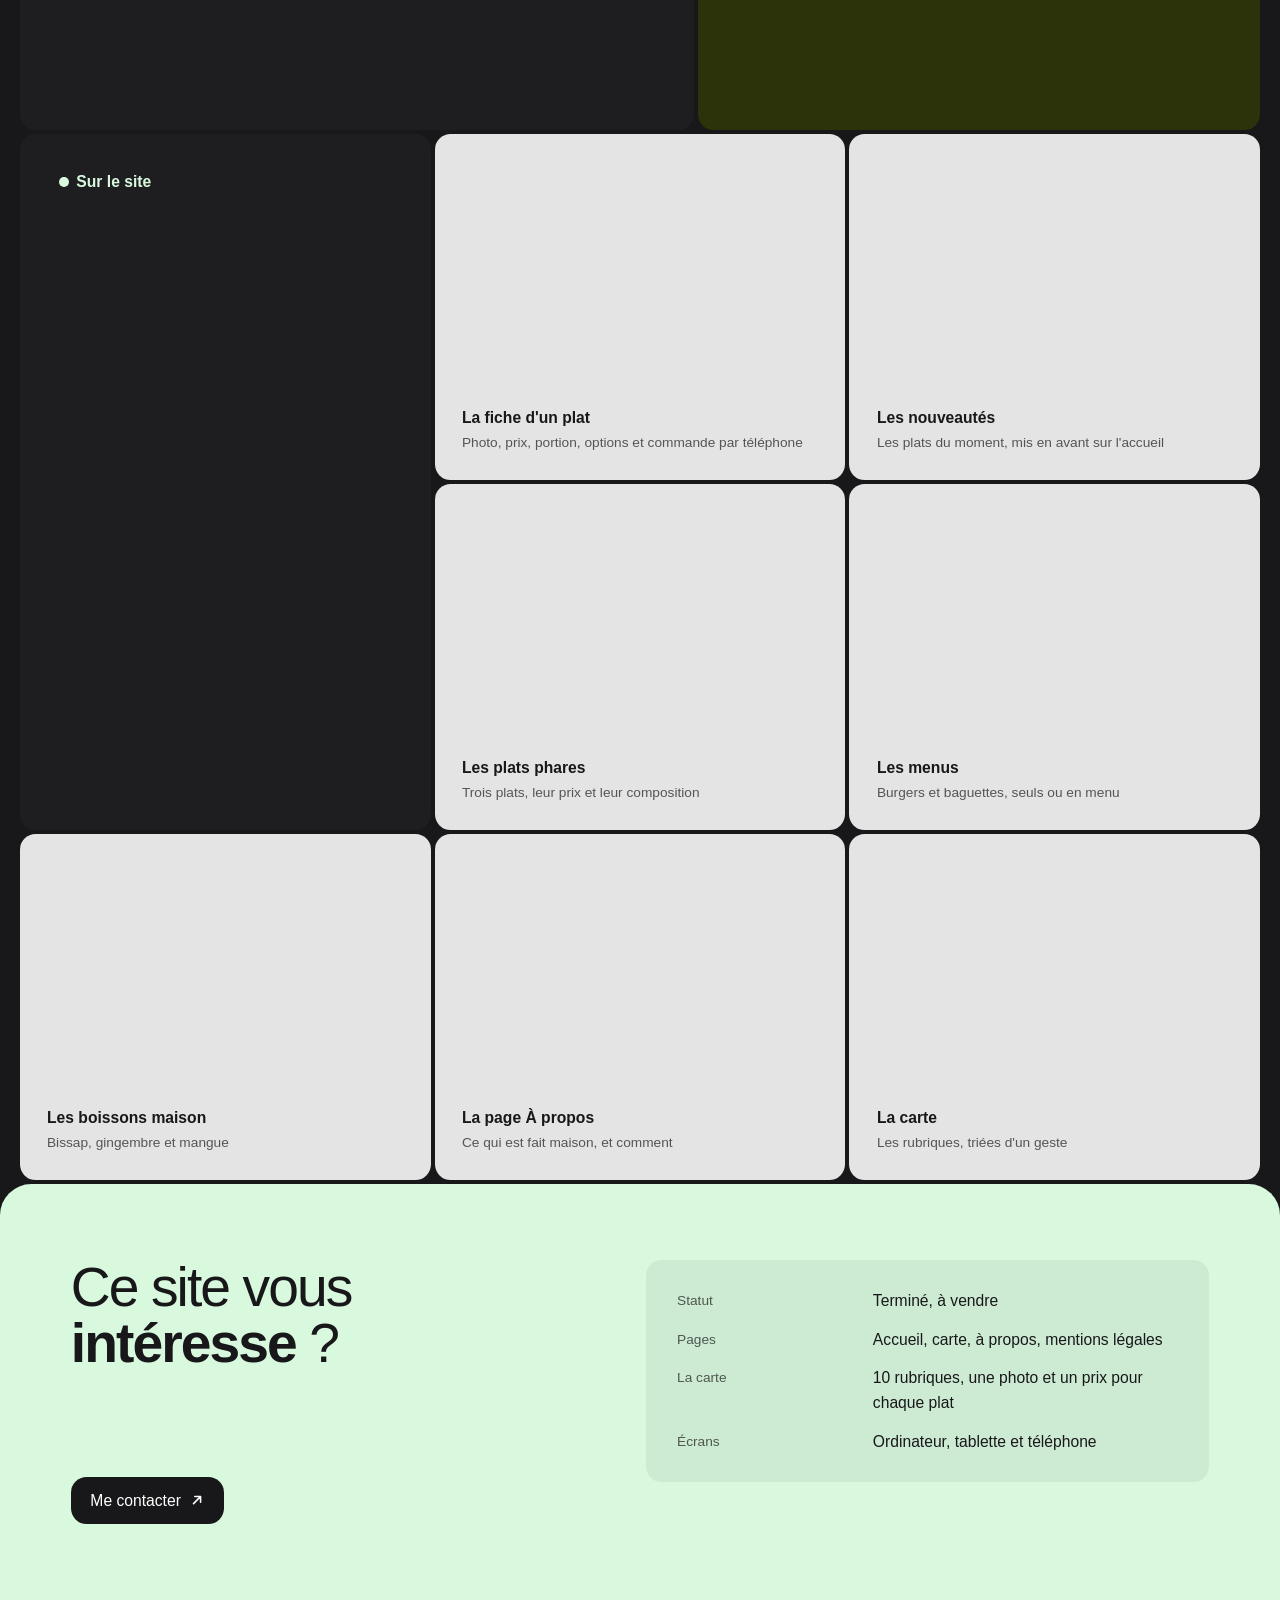
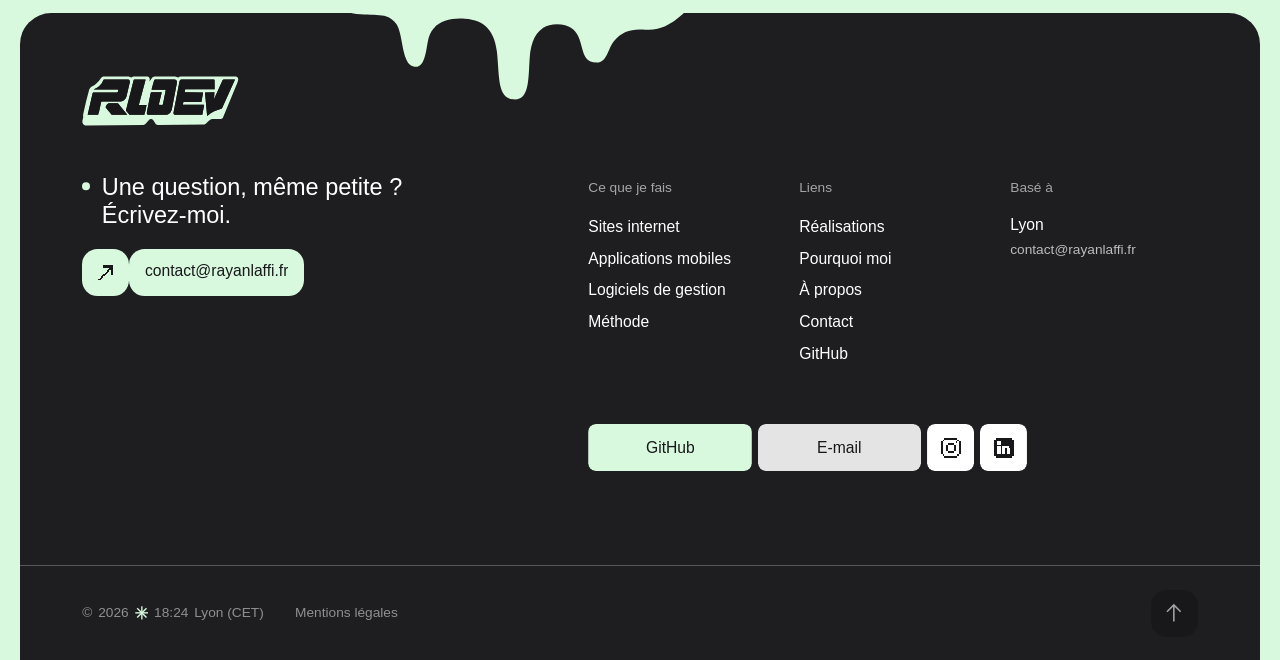
<file: realisation-ofrica.html>
<!doctype html> <html lang="fr"><head><meta charset="utf-8"><meta http-equiv="Content-Security-Policy" content="default-src 'self'; script-src 'self'; style-src 'self' 'unsafe-inline' https://fonts.googleapis.com; font-src 'self' https://fonts.gstatic.com; img-src 'self' data:; connect-src 'self'; manifest-src 'self'; media-src 'self'; object-src 'none'; base-uri 'self'; form-action 'self' mailto:; upgrade-insecure-requests"><meta name="viewport" content="width=device-width, initial-scale=1"><title>Ofrica, site de restaurant à vendre | RLDEV, Rayan Laffi</title><meta name="description" content="Ofrica, le site complet d'un restaurant d'afro street-food conçu et développé par Rayan Laffi : carte avec photos et prix, horaires, commande. À vendre."><meta name="robots" content="index, follow"><meta name="author" content="Rayan Laffi"><link rel="canonical" href="https://rayanlaffi.fr/realisation-ofrica.html"><meta name="theme-color" content="#18181A"><link rel="icon" href="favicon.ico" sizes="32x32"><link rel="icon" href="assets/monogramme-rl-vert.svg" type="image/svg+xml"><link rel="apple-touch-icon" href="apple-touch-icon.png"><link rel="manifest" href="site.webmanifest"><meta property="og:type" content="website"><meta property="og:locale" content="fr_FR"><meta property="og:site_name" content="RLDEV"><meta property="og:url" content="https://rayanlaffi.fr/realisation-ofrica.html"><meta property="og:title" content="Ofrica, site de restaurant à vendre | RLDEV, Rayan Laffi"><meta property="og:description" content="Ofrica, le site complet d'un restaurant d'afro street-food conçu et développé par Rayan Laffi : carte avec photos et prix, horaires, commande. À vendre."><meta property="og:image" content="https://rayanlaffi.fr/assets/ecrans-realisations/og-ofrica.jpg"><meta property="og:image:type" content="image/jpeg"><meta property="og:image:width" content="1200"><meta property="og:image:height" content="630"><meta property="og:image:alt" content="Ofrica sur ordinateur, tablette et téléphone, réalisé par Rayan Laffi"><meta name="twitter:card" content="summary_large_image"><meta name="twitter:title" content="Ofrica, site de restaurant à vendre | RLDEV, Rayan Laffi"><meta name="twitter:description" content="Ofrica, le site complet d'un restaurant d'afro street-food conçu et développé par Rayan Laffi : carte avec photos et prix, horaires, commande. À vendre."><meta name="twitter:image" content="https://rayanlaffi.fr/assets/ecrans-realisations/og-ofrica.jpg"><meta name="twitter:image:alt" content="Ofrica sur ordinateur, tablette et téléphone, réalisé par Rayan Laffi"><script type="application/ld+json">{"@context":"https://schema.org","@graph":[{"@type":"WebPage","@id":"https://rayanlaffi.fr/realisation-ofrica.html#page","url":"https://rayanlaffi.fr/realisation-ofrica.html","name":"Ofrica, site de restaurant à vendre | RLDEV, Rayan Laffi","description":"Ofrica, le site complet d'un restaurant d'afro street-food conçu et développé par Rayan Laffi : carte avec photos et prix, horaires, commande. À vendre.","inLanguage":"fr-FR","dateModified":"2026-11-26T22:00:00+01:00","isPartOf":{"@type":"WebSite","@id":"https://rayanlaffi.fr/#website","url":"https://rayanlaffi.fr/","name":"RLDEV"},"publisher":{"@type":"ProfessionalService","@id":"https://rayanlaffi.fr/#entreprise","name":"RLDEV","url":"https://rayanlaffi.fr/"},"breadcrumb":{"@id":"https://rayanlaffi.fr/realisation-ofrica.html#fil"},"mainEntity":{"@id":"https://rayanlaffi.fr/realisation-ofrica.html#realisation"}},{"@type":"WebSite","@id":"https://rayanlaffi.fr/realisation-ofrica.html#realisation","name":"Ofrica","description":"Ofrica, le site complet d'un restaurant d'afro street-food conçu et développé par Rayan Laffi : carte avec photos et prix, horaires, commande. À vendre.","image":"https://rayanlaffi.fr/assets/ecrans-realisations/og-ofrica.jpg","creator":{"@type":"Person","@id":"https://rayanlaffi.fr/#rayan","name":"Rayan Laffi","url":"https://rayanlaffi.fr/"},"inLanguage":"fr-FR"},{"@type":"BreadcrumbList","@id":"https://rayanlaffi.fr/realisation-ofrica.html#fil","itemListElement":[{"@type":"ListItem","position":1,"name":"Accueil","item":"https://rayanlaffi.fr/"},{"@type":"ListItem","position":2,"name":"Réalisations","item":"https://rayanlaffi.fr/#projets"},{"@type":"ListItem","position":3,"name":"Ofrica","item":"https://rayanlaffi.fr/realisation-ofrica.html"}]}]}</script><link rel="preconnect" href="https://fonts.googleapis.com"><link rel="preconnect" href="https://fonts.gstatic.com" crossorigin><link rel="stylesheet" href="https://fonts.googleapis.com/css2?family=Caveat:wght@500&family=Commissioner:wght,FLAR@250..300,100&family=Instrument+Sans:wght@400;500;600&family=Manrope:wght@300;400;800&family=Sofia+Sans+Extra+Condensed:wght@800&display=swap"><link rel="stylesheet" href="assets/site.6a02396a8e.css"></head><body class="legal-page"> <a class="skip-link" href="#main">Aller au contenu</a> <header class="nav" data-nav> <div class="nav__bar"> <a class="nav__logo" href="index.html"> <svg class="logo-rldev" viewBox="42 204 1461 465" role="img" aria-label="RLDEV" focusable="false"><path fill="currentColor" fill-rule="evenodd" d="M46,640 L56,657 L72,665 L614,662 L631,654 L671,609 L681,604 L690,604 L704,613 L731,653 L747,660 L1184,656 L1196,650 L1228,618 L1246,608 L1257,605 L1338,605 L1349,601 L1355,595 L1492,264 L1499,239 L1498,227 L1490,214 L1477,208 L961,208 L951,211 L939,219 L911,208 L718,208 L700,216 L670,255 L674,234 L672,224 L665,214 L652,208 L520,208 L501,217 L477,208 L240,209 L226,216 L218,224 L201,248 L176,275 L160,287 L126,306 L110,327 L80,441 L53,560 L52,582 L54,587 L46,622 Z M961,240 L968,237 L1273,237 L1278,241 L1279,328 L1006,328 L1004,331 L1000,353 L1003,356 L1171,357 L1157,441 L1153,447 L990,447 L987,449 L984,463 L984,473 L1178,473 L1181,477 L1164,566 L906,566 L897,559 L895,548 L951,256 L955,246 Z M486,245 L488,263 L456,398 L448,414 L433,430 L420,438 L405,442 L224,442 L220,449 L202,532 L192,566 L95,565 L141,364 L145,359 L369,359 L377,351 L380,337 L378,330 L150,329 L182,314 L204,298 L227,272 L243,240 L248,237 L472,237 L481,240 Z M722,237 L905,237 L915,239 L925,248 L927,254 L926,274 L879,519 L865,546 L853,557 L841,563 L826,566 L656,566 L647,558 L647,543 L681,369 L686,355 L786,356 L758,473 L790,474 L797,467 L823,334 L821,332 L692,332 L693,321 L715,243 Z M1469,237 L1347,508 L1280,531 L1245,550 L1209,576 L1189,357 L1277,356 L1273,422 L1353,244 L1362,237 Z M529,237 L633,237 L635,239 L573,470 L575,474 L644,475 L632,535 L623,566 L485,566 L453,528 L453,520 L524,241 Z M264,488 L276,468 L291,457 L377,457 L464,565 L319,566 L263,497 Z"/><path class="logo-rldev__ink" d="M961,240 L968,237 L1273,237 L1278,241 L1279,328 L1006,328 L1004,331 L1000,353 L1003,356 L1171,357 L1157,441 L1153,447 L990,447 L987,449 L984,463 L984,473 L1178,473 L1181,477 L1164,566 L906,566 L897,559 L895,548 L951,256 L955,246 Z M486,245 L488,263 L456,398 L448,414 L433,430 L420,438 L405,442 L224,442 L220,449 L202,532 L192,566 L95,565 L141,364 L145,359 L369,359 L377,351 L380,337 L378,330 L150,329 L182,314 L204,298 L227,272 L243,240 L248,237 L472,237 L481,240 Z M722,237 L905,237 L915,239 L925,248 L927,254 L926,274 L879,519 L865,546 L853,557 L841,563 L826,566 L656,566 L647,558 L647,543 L681,369 L686,355 L786,356 L758,473 L790,474 L797,467 L823,334 L821,332 L692,332 L693,321 L715,243 Z M1469,237 L1347,508 L1280,531 L1245,550 L1209,576 L1189,357 L1277,356 L1273,422 L1353,244 L1362,237 Z M529,237 L633,237 L635,239 L573,470 L575,474 L644,475 L632,535 L623,566 L485,566 L453,528 L453,520 L524,241 Z M264,488 L276,468 L291,457 L377,457 L464,565 L319,566 L263,497 Z"/></svg> </a> <nav class="nav__links-wrap pmenu" aria-label="Navigation principale" data-pmenu-nav> <span class="pmenu__goutte" aria-hidden="true"></span> <ul class="pmenu__liste"> <li class="pmenu__item" data-pmenu> <button class="pmenu__lien" type="button" aria-expanded="false" aria-controls="pmenu-services" data-pmenu-cible="services">Ce que je fais</button> <div class="pmenu__tiroir" id="pmenu-services"> <ul class="pmenu__carte"> <li style="--i:0"><a class="pmenu__entree" href="index.html#services"><span class="pmenu__forme" aria-hidden="true"><svg viewBox="0 0 100 100" focusable="false"><g fill="currentColor"><path d="M3 3H25A24 24 0 0 1 49 27V49H27A24 24 0 0 1 3 25Z"/><path transform="matrix(-1 0 0 1 100 0)" d="M3 3H25A24 24 0 0 1 49 27V49H27A24 24 0 0 1 3 25Z"/><path transform="matrix(1 0 0 -1 0 100)" d="M3 3H25A24 24 0 0 1 49 27V49H27A24 24 0 0 1 3 25Z"/><path transform="rotate(180 50 50)" d="M3 3H25A24 24 0 0 1 49 27V49H27A24 24 0 0 1 3 25Z"/></g></svg></span><span class="pmenu__texte"><span class="pmenu__nom">Sites internet</span><span class="pmenu__desc">Le site qui présente votre activité</span></span></a></li> <li style="--i:1"><a class="pmenu__entree" href="index.html#services"><span class="pmenu__forme" aria-hidden="true"><svg viewBox="0 0 100 100" focusable="false"><path fill="currentColor" d="M66 3V34A40 40 0 0 1 97 66H66A40 40 0 0 1 34 97V66A40 40 0 0 1 3 34H34A40 40 0 0 1 66 3Z"/></svg></span><span class="pmenu__texte"><span class="pmenu__nom">Applications mobiles</span><span class="pmenu__desc">Pour iPhone et pour Android</span></span></a></li> <li style="--i:2"><a class="pmenu__entree" href="index.html#services"><span class="pmenu__forme" aria-hidden="true"><svg viewBox="0 0 100 100" focusable="false"><g fill="currentColor"><rect x="43" y="3" width="14" height="94"/><rect x="43" y="3" width="14" height="94" transform="rotate(45 50 50)"/><rect x="43" y="3" width="14" height="94" transform="rotate(90 50 50)"/><rect x="43" y="3" width="14" height="94" transform="rotate(135 50 50)"/></g></svg></span><span class="pmenu__texte"><span class="pmenu__nom">Logiciels de gestion</span><span class="pmenu__desc">Construits autour de votre métier</span></span></a></li> </ul> </div> </li> <li class="pmenu__item"><a class="pmenu__lien" href="index.html#vision" data-pmenu-cible="vision">Méthode</a></li> <li class="pmenu__item" data-pmenu> <button class="pmenu__lien" type="button" aria-expanded="false" aria-controls="pmenu-projets" data-pmenu-cible="projets">Réalisations</button> <div class="pmenu__tiroir" id="pmenu-projets"> <ul class="pmenu__carte"> <li style="--i:0"><a class="pmenu__entree" href="realisation-ofrica.html"><span class="pmenu__forme pmenu__forme--projet" style="--tint:#FDCC02;--clip:var(--rg-clip-fleur)" aria-hidden="true"></span><span class="pmenu__texte"><span class="pmenu__nom">Ofrica</span><span class="pmenu__desc">Site de restaurant, Lyon</span></span></a></li> <li style="--i:1"><a class="pmenu__entree" href="realisation-formaness.html"><span class="pmenu__forme pmenu__forme--projet" style="--tint:#3281A9;--clip:var(--rg-clip-carre)" aria-hidden="true"></span><span class="pmenu__texte"><span class="pmenu__nom">Formaness</span><span class="pmenu__desc">Site vitrine et logiciel SaaS</span></span></a></li> <li style="--i:2" hidden><a class="pmenu__entree" href="index.html#projets"><span class="pmenu__forme pmenu__forme--projet" style="--tint:#234F1A;--clip:var(--rg-clip-etoile)" aria-hidden="true"></span><span class="pmenu__texte"><span class="pmenu__nom">Comptoir des Saveurs</span><span class="pmenu__desc">Site vitrine, Lyon</span></span></a></li> </ul> </div> </li> <li class="pmenu__item"><a class="pmenu__lien" href="index.html#pourquoi" data-pmenu-cible="pourquoi">Pourquoi moi</a></li> <li class="pmenu__item"><a class="pmenu__contact" href="index.html#contact" data-pmenu-cible="contact"><span>Contact</span><span class="pmenu__fleche-boite"><svg class="pmenu__fleche" viewBox="-2 -2 16 16" aria-hidden="true" focusable="false" shape-rendering="crispEdges"><g fill="currentColor"><rect x="4" y="0" width="8" height="2"/><rect x="9" y="2" width="3" height="1"/><rect x="8" y="3" width="4" height="1"/><rect x="7" y="4" width="2" height="1"/><rect x="10" y="4" width="2" height="4"/><rect x="6" y="5" width="2" height="1"/><rect x="5" y="6" width="2" height="1"/><rect x="4" y="7" width="2" height="1"/><rect x="3" y="8" width="2" height="1"/><rect x="2" y="9" width="2" height="1"/><rect x="1" y="10" width="2" height="1"/><rect x="0" y="11" width="2" height="1"/></g></svg></span></a></li> </ul> </nav> <div class="pmob" data-pmob> <button class="pmob__pilule" type="button" aria-expanded="false" aria-controls="pmob-panneau" data-pmob-ouvrir> <span class="pmob__goutte" aria-hidden="true"></span><span>Menu</span> </button> <div class="pmob__panneau" id="pmob-panneau" role="dialog" aria-modal="true" aria-label="Menu" hidden> <div class="pmob__tete"> <a class="pmob__logo" href="index.html#accueil" aria-label="RLDEV, accueil" data-pmob-logo></a> <button class="pmob__retour" type="button" data-pmob-retour hidden><svg class="pmob__chevron" viewBox="0 0 6 10" aria-hidden="true" focusable="false" shape-rendering="crispEdges"><path fill="currentColor" d="M0 0h2v2H0zM2 2h2v2H2zM4 4h2v2H4zM2 6h2v2H2zM0 8h2v2H0z"/></svg><span data-pmob-retour-texte>Retour</span></button> <button class="pmob__fermer" type="button" data-pmob-fermer><span>Fermer</span><svg viewBox="0 0 7 7" aria-hidden="true" focusable="false" shape-rendering="crispEdges"><path fill="currentColor" d="M0 0h1v1H0zM6 0h1v1H6zM1 1h1v1H1zM5 1h1v1H5zM2 2h1v1H2zM4 2h1v1H4zM3 3h1v1H3zM2 4h1v1H2zM4 4h1v1H4zM1 5h1v1H1zM5 5h1v1H5zM0 6h1v1H0zM6 6h1v1H6z"/></svg></button> </div> <div class="pmob__vues" data-pmob-vues> <ul class="pmob__vue" data-pmob-vue="racine"> <li style="--i:0"><button class="pmob__lien" type="button" data-pmob-vers="services" data-pmenu-cible="services">Ce que je fais<svg class="pmob__chevron" viewBox="0 0 6 10" aria-hidden="true" focusable="false" shape-rendering="crispEdges"><path fill="currentColor" d="M0 0h2v2H0zM2 2h2v2H2zM4 4h2v2H4zM2 6h2v2H2zM0 8h2v2H0z"/></svg></button></li> <li style="--i:1"><a class="pmob__lien" href="index.html#vision" data-pmenu-cible="vision">Méthode</a></li> <li style="--i:2"><button class="pmob__lien" type="button" data-pmob-vers="projets" data-pmenu-cible="projets">Réalisations<svg class="pmob__chevron" viewBox="0 0 6 10" aria-hidden="true" focusable="false" shape-rendering="crispEdges"><path fill="currentColor" d="M0 0h2v2H0zM2 2h2v2H2zM4 4h2v2H4zM2 6h2v2H2zM0 8h2v2H0z"/></svg></button></li> <li style="--i:3"><a class="pmob__lien" href="index.html#pourquoi" data-pmenu-cible="pourquoi">Pourquoi moi</a></li> </ul> <ul class="pmob__vue" data-pmob-vue="services" aria-label="Ce que je fais" hidden> <li style="--i:0"><a class="pmenu__entree" href="index.html#services"><span class="pmenu__forme" aria-hidden="true"><svg viewBox="0 0 100 100" focusable="false"><g fill="currentColor"><path d="M3 3H25A24 24 0 0 1 49 27V49H27A24 24 0 0 1 3 25Z"/><path transform="matrix(-1 0 0 1 100 0)" d="M3 3H25A24 24 0 0 1 49 27V49H27A24 24 0 0 1 3 25Z"/><path transform="matrix(1 0 0 -1 0 100)" d="M3 3H25A24 24 0 0 1 49 27V49H27A24 24 0 0 1 3 25Z"/><path transform="rotate(180 50 50)" d="M3 3H25A24 24 0 0 1 49 27V49H27A24 24 0 0 1 3 25Z"/></g></svg></span><span class="pmenu__texte"><span class="pmenu__nom">Sites internet</span><span class="pmenu__desc">Le site qui présente votre activité</span></span></a></li> <li style="--i:1"><a class="pmenu__entree" href="index.html#services"><span class="pmenu__forme" aria-hidden="true"><svg viewBox="0 0 100 100" focusable="false"><path fill="currentColor" d="M66 3V34A40 40 0 0 1 97 66H66A40 40 0 0 1 34 97V66A40 40 0 0 1 3 34H34A40 40 0 0 1 66 3Z"/></svg></span><span class="pmenu__texte"><span class="pmenu__nom">Applications mobiles</span><span class="pmenu__desc">Pour iPhone et pour Android</span></span></a></li> <li style="--i:2"><a class="pmenu__entree" href="index.html#services"><span class="pmenu__forme" aria-hidden="true"><svg viewBox="0 0 100 100" focusable="false"><g fill="currentColor"><rect x="43" y="3" width="14" height="94"/><rect x="43" y="3" width="14" height="94" transform="rotate(45 50 50)"/><rect x="43" y="3" width="14" height="94" transform="rotate(90 50 50)"/><rect x="43" y="3" width="14" height="94" transform="rotate(135 50 50)"/></g></svg></span><span class="pmenu__texte"><span class="pmenu__nom">Logiciels de gestion</span><span class="pmenu__desc">Construits autour de votre métier</span></span></a></li> </ul> <ul class="pmob__vue" data-pmob-vue="projets" aria-label="Réalisations" hidden> <li style="--i:0"><a class="pmenu__entree" href="realisation-ofrica.html"><span class="pmenu__forme pmenu__forme--projet" style="--tint:#FDCC02;--clip:var(--rg-clip-fleur)" aria-hidden="true"></span><span class="pmenu__texte"><span class="pmenu__nom">Ofrica</span><span class="pmenu__desc">Site de restaurant, Lyon</span></span></a></li> <li style="--i:1"><a class="pmenu__entree" href="realisation-formaness.html"><span class="pmenu__forme pmenu__forme--projet" style="--tint:#3281A9;--clip:var(--rg-clip-carre)" aria-hidden="true"></span><span class="pmenu__texte"><span class="pmenu__nom">Formaness</span><span class="pmenu__desc">Site vitrine et logiciel SaaS</span></span></a></li> <li style="--i:2" hidden><a class="pmenu__entree" href="index.html#projets"><span class="pmenu__forme pmenu__forme--projet" style="--tint:#234F1A;--clip:var(--rg-clip-etoile)" aria-hidden="true"></span><span class="pmenu__texte"><span class="pmenu__nom">Comptoir des Saveurs</span><span class="pmenu__desc">Site vitrine, Lyon</span></span></a></li> </ul> </div> <a class="pmob__contact" href="index.html#contact"><span>Contact</span><span class="pmenu__fleche-boite"><svg class="pmenu__fleche" viewBox="-2 -2 16 16" aria-hidden="true" focusable="false" shape-rendering="crispEdges"><g fill="currentColor"><rect x="4" y="0" width="8" height="2"/><rect x="9" y="2" width="3" height="1"/><rect x="8" y="3" width="4" height="1"/><rect x="7" y="4" width="2" height="1"/><rect x="10" y="4" width="2" height="4"/><rect x="6" y="5" width="2" height="1"/><rect x="5" y="6" width="2" height="1"/><rect x="4" y="7" width="2" height="1"/><rect x="3" y="8" width="2" height="1"/><rect x="2" y="9" width="2" height="1"/><rect x="1" y="10" width="2" height="1"/><rect x="0" y="11" width="2" height="1"/></g></svg></span></a> </div> </div> </div> </header> <main id="main" class="rp"> <section class="rp-hero is-pre" aria-labelledby="rp-titre" style="--rp-marque:#2C3209"> <div class="rp-hero__grille"> <div class="rp-tuile rp-tuile--titre"> <a class="rp-retour" href="index.html#projets"><svg viewBox="0 0 16 16" aria-hidden="true" focusable="false"><path d="M13 8H3M7 4 3 8l4 4" fill="none" stroke="currentColor" stroke-width="1.8" stroke-linecap="round" stroke-linejoin="round"/></svg>Toutes les réalisations</a> <div class="rp-hero__bas"> <h1 id="rp-titre" data-revele>Ofrica, un site de restaurant prêt à servir</h1> <p class="rp-hero__lead" data-revele style="--d:.2s">Le site complet d'un restaurant d'afro street-food, conçu et développé par mes soins. Il est terminé et à vendre.</p> <ul class="rp-pastilles"><li>À vendre</li><li>Site vitrine</li><li>4 pages</li><li>Ordinateur, tablette, téléphone</li></ul> </div> </div> <div class="rp-hero__droite"> <div class="rp-tuile rp-tuile--ecran"><picture><source type="image/avif" srcset="assets/ecrans-realisations/ecran-o-bureau-1800.76207b6153.avif 1800w" sizes="1800px"><source type="image/webp" srcset="assets/ecrans-realisations/ecran-o-bureau-1800.0541a52f2b.webp 1800w" sizes="1800px"><img src="assets/ecrans-realisations/ecran-o-bureau.jpg" width="1800" height="1125" alt="Page « Notre carte » du site Ofrica sur ordinateur" decoding="async" fetchpriority="high"></picture></div> <div class="rp-tuile rp-tuile--nom"><div class="rp-nom"><img class="rp-nom__logo" src="assets/ecrans-realisations/logo-ofrica.svg" width="5075" height="1000" alt="Logo Ofrica" decoding="async"></div></div> </div> </div> </section> <div class="rp-mosaiques"> <section class="rp-mosaique" aria-labelledby="rp-s1" style="--rp-marque:#2C3209"> <div class="rp-tuile rp-tuile--texte"> <p class="rp-sous">La carte</p> <div> <h2 class="rp-titre" id="rp-s1" data-revele>Chaque plat avec sa <em>photo</em> et son prix</h2> <p class="rp-desc" data-revele style="--d:.15s">Dix rubriques, de l'entrée à la boisson maison. Le client sait ce qu'il va manger, et combien il va payer, avant de venir.</p> </div> </div> <div class="rp-mosaique__droite"> <div class="rp-tuile rp-tuile--appareil rp-media" role="img" aria-label="La carte du site Ofrica sur téléphone, avec la fiche du Poulet Yassa à 13,90 €"><div class="rp-app" style="--x:53%;--y:6.5%;--w:30%;--r:0deg;--ry:-16deg;--rx:4deg"><picture><source type="image/avif" srcset="assets/ecrans-realisations/appareil-o-tel2-800.0c97e7eadf.avif 800w" sizes="800px"><source type="image/webp" srcset="assets/ecrans-realisations/appareil-o-tel2-800.83444d779b.webp 800w" sizes="800px"><img src="assets/ecrans-realisations/appareil-o-tel2.png" width="800" height="1607" alt="" loading="lazy" decoding="async"></picture></div></div> <div class="rp-tuile rp-tuile--detail rp-media" aria-hidden="true"><picture><source type="image/avif" srcset="assets/ecrans-realisations/detail-plat-716.4fb5f55956.avif 716w" sizes="716px"><source type="image/webp" srcset="assets/ecrans-realisations/detail-plat-716.a047269ee9.webp 716w" sizes="716px"><img class="rp-detail" src="assets/ecrans-realisations/detail-plat.jpg" width="716" height="828" alt="" loading="lazy" decoding="async"></picture></div> </div> </section> <section class="rp-mosaique rp-mosaique--inverse" aria-labelledby="rp-s2" style="--rp-marque:#2C3209"> <div class="rp-tuile rp-tuile--texte"> <p class="rp-sous">La commande</p> <div> <h2 class="rp-titre" id="rp-s2" data-revele>Commander <em>en un geste</em></h2> <p class="rp-desc" data-revele style="--d:.15s">Le bouton pour commander par téléphone est visible sur chaque page, sur ordinateur comme sur téléphone.</p> </div> </div> <div class="rp-mosaique__droite"> <div class="rp-tuile rp-tuile--appareil rp-media" role="img" aria-label="La page À propos du site Ofrica sur tablette, avec le bouton « Commander par téléphone »"><div class="rp-app" style="--x:43%;--y:6%;--w:43%;--r:0deg;--ry:-16deg;--rx:4deg"><picture><source type="image/avif" srcset="assets/ecrans-realisations/appareil-o-tab2-1100.9acc6b8fc2.avif 1100w" sizes="1100px"><source type="image/webp" srcset="assets/ecrans-realisations/appareil-o-tab2-1100.5bf3315a7a.webp 1100w" sizes="1100px"><img src="assets/ecrans-realisations/appareil-o-tab2.png" width="1100" height="1527" alt="" loading="lazy" decoding="async"></picture></div></div> <div class="rp-tuile rp-tuile--detail rp-media" aria-hidden="true"><picture><source type="image/avif" srcset="assets/ecrans-realisations/detail-commander-716.9820001f93.avif 716w" sizes="716px"><source type="image/webp" srcset="assets/ecrans-realisations/detail-commander-716.0773e09634.webp 716w" sizes="716px"><img class="rp-detail" src="assets/ecrans-realisations/detail-commander.jpg" width="716" height="152" alt="" loading="lazy" decoding="async"></picture></div> </div> </section> <section class="rp-mosaique" aria-labelledby="rp-s3" style="--rp-marque:#2C3209"> <div class="rp-tuile rp-tuile--texte"> <p class="rp-sous">Les infos pratiques</p> <div> <h2 class="rp-titre" id="rp-s3" data-revele>Les réponses aux questions du <em>comptoir</em></h2> <p class="rp-desc" data-revele style="--d:.15s">Halal, sur place, à emporter, livraison, parking, paiement : les réponses sont écrites une fois, au même endroit.</p> </div> </div> <div class="rp-mosaique__droite"> <div class="rp-tuile rp-tuile--appareil rp-media" role="img" aria-label="La page carte du site Ofrica sur ordinateur, avec la rubrique « Bon à savoir » et ses huit réponses"><div class="rp-app" style="--x:6%;--y:18%;--w:86%;--r:0deg;--ry:12deg;--rx:2deg"><picture><source type="image/avif" srcset="assets/ecrans-realisations/appareil-o-bureau-1600.e9183b5166.avif 1600w" sizes="1600px"><source type="image/webp" srcset="assets/ecrans-realisations/appareil-o-bureau-1600.7525380d7b.webp 1600w" sizes="1600px"><img src="assets/ecrans-realisations/appareil-o-bureau.png" width="1600" height="939" alt="" loading="lazy" decoding="async"></picture></div></div> <div class="rp-tuile rp-tuile--detail rp-media" aria-hidden="true"><picture><source type="image/avif" srcset="assets/ecrans-realisations/detail-bon-a-savoir-1440.785ac7ce92.avif 1440w" sizes="1440px"><source type="image/webp" srcset="assets/ecrans-realisations/detail-bon-a-savoir-1440.8bcf9767bc.webp 1440w" sizes="1440px"><img class="rp-detail" src="assets/ecrans-realisations/detail-bon-a-savoir.jpg" width="1440" height="500" alt="" loading="lazy" decoding="async"></picture></div> </div> </section> </div> <section class="rp-galerie" aria-labelledby="rp-galerie-titre"> <div class="rp-tuile rp-tuile--texte rp-galerie__tete"> <p class="rp-sous">Sur le site</p> <div> <h2 class="rp-titre" id="rp-galerie-titre" data-revele>Les pages du <em>site</em></h2> <p class="rp-desc" data-revele style="--d:.15s">Ce que voit un client, de l'accueil à la fiche d'un plat. Le site est terminé : chaque page est prête.</p> </div> </div> <figure class="rp-tuile rp-vue rp-media"><picture><source type="image/avif" srcset="assets/ecrans-realisations/site-ofrica-fiche-1600.ff45825e1a.avif 1600w" sizes="1600px"><source type="image/webp" srcset="assets/ecrans-realisations/site-ofrica-fiche-1600.b2362b4370.webp 1600w" sizes="1600px"><img class="rp-detail" src="assets/ecrans-realisations/site-ofrica-fiche.jpg" width="1600" height="1000" alt="Page du site Ofrica sur ordinateur : La fiche d'un plat" loading="lazy" decoding="async"></picture><figcaption><b>La fiche d'un plat</b>Photo, prix, portion, options et commande par téléphone</figcaption></figure> <figure class="rp-tuile rp-vue rp-media"><picture><source type="image/avif" srcset="assets/ecrans-realisations/site-ofrica-decouvrir-1600.498ffea0af.avif 1600w" sizes="1600px"><source type="image/webp" srcset="assets/ecrans-realisations/site-ofrica-decouvrir-1600.4f1fc9d69f.webp 1600w" sizes="1600px"><img class="rp-detail" src="assets/ecrans-realisations/site-ofrica-decouvrir.jpg" width="1600" height="1000" alt="Page du site Ofrica sur ordinateur : Les nouveautés" loading="lazy" decoding="async"></picture><figcaption><b>Les nouveautés</b>Les plats du moment, mis en avant sur l'accueil</figcaption></figure> <figure class="rp-tuile rp-vue rp-media"><picture><source type="image/avif" srcset="assets/ecrans-realisations/site-ofrica-plats-1600.8186985900.avif 1600w" sizes="1600px"><source type="image/webp" srcset="assets/ecrans-realisations/site-ofrica-plats-1600.e453c6bff1.webp 1600w" sizes="1600px"><img class="rp-detail" src="assets/ecrans-realisations/site-ofrica-plats.jpg" width="1600" height="1000" alt="Page du site Ofrica sur ordinateur : Les plats phares" loading="lazy" decoding="async"></picture><figcaption><b>Les plats phares</b>Trois plats, leur prix et leur composition</figcaption></figure> <figure class="rp-tuile rp-vue rp-media"><picture><source type="image/avif" srcset="assets/ecrans-realisations/site-ofrica-menu-1600.970fc16031.avif 1600w" sizes="1600px"><source type="image/webp" srcset="assets/ecrans-realisations/site-ofrica-menu-1600.88a6e11c59.webp 1600w" sizes="1600px"><img class="rp-detail" src="assets/ecrans-realisations/site-ofrica-menu.jpg" width="1600" height="1000" alt="Page du site Ofrica sur ordinateur : Les menus" loading="lazy" decoding="async"></picture><figcaption><b>Les menus</b>Burgers et baguettes, seuls ou en menu</figcaption></figure> <figure class="rp-tuile rp-vue rp-media"><picture><source type="image/avif" srcset="assets/ecrans-realisations/site-ofrica-boissons-1600.b794ca6119.avif 1600w" sizes="1600px"><source type="image/webp" srcset="assets/ecrans-realisations/site-ofrica-boissons-1600.55da130374.webp 1600w" sizes="1600px"><img class="rp-detail" src="assets/ecrans-realisations/site-ofrica-boissons.jpg" width="1600" height="1000" alt="Page du site Ofrica sur ordinateur : Les boissons maison" loading="lazy" decoding="async"></picture><figcaption><b>Les boissons maison</b>Bissap, gingembre et mangue</figcaption></figure> <figure class="rp-tuile rp-vue rp-media"><picture><source type="image/avif" srcset="assets/ecrans-realisations/site-ofrica-apropos2-1600.0f866bf999.avif 1600w" sizes="1600px"><source type="image/webp" srcset="assets/ecrans-realisations/site-ofrica-apropos2-1600.07e9339aea.webp 1600w" sizes="1600px"><img class="rp-detail" src="assets/ecrans-realisations/site-ofrica-apropos2.jpg" width="1600" height="1000" alt="Page du site Ofrica sur ordinateur : La page À propos" loading="lazy" decoding="async"></picture><figcaption><b>La page À propos</b>Ce qui est fait maison, et comment</figcaption></figure> <figure class="rp-tuile rp-vue rp-media"><picture><source type="image/avif" srcset="assets/ecrans-realisations/site-ofrica-carte-1600.7ec935e8f4.avif 1600w" sizes="1600px"><source type="image/webp" srcset="assets/ecrans-realisations/site-ofrica-carte-1600.0bf8040c80.webp 1600w" sizes="1600px"><img class="rp-detail" src="assets/ecrans-realisations/site-ofrica-carte.jpg" width="1600" height="1000" alt="Page du site Ofrica sur ordinateur : La carte" loading="lazy" decoding="async"></picture><figcaption><b>La carte</b>Les rubriques, triées d'un geste</figcaption></figure> </section> <section class="rp-fin" aria-labelledby="rp-fin-titre"> <div class="rp-fin__grille"> <div> <h2 class="rp-titre" id="rp-fin-titre" data-revele>Ce site vous <em>intéresse</em> ?</h2> <p class="rp-desc" data-revele style="--d:.15s">Écrivez-moi : je vous réponds avec ce qu'il faut pour le mettre en ligne à votre nom.</p> <div class="rp-actions"><a class="rp-lien" href="index.html#contact">Me contacter<svg viewBox="0 0 16 16" aria-hidden="true" focusable="false"><path d="M4 12 12 4M5.5 4H12v6.5" fill="none" stroke="currentColor" stroke-width="1.8" stroke-linecap="round" stroke-linejoin="round"/></svg></a></div> </div> <dl class="legal__facts"> <div><dt>Statut</dt><dd>Terminé, à vendre</dd></div> <div><dt>Pages</dt><dd>Accueil, carte, à propos, mentions légales</dd></div> <div><dt>La carte</dt><dd>10 rubriques, une photo et un prix pour chaque plat</dd></div> <div><dt>Écrans</dt><dd>Ordinateur, tablette et téléphone</dd></div> </dl> </div> </section> </main> <footer class="footer" id="pied"> <div class="footer__panel"> <svg class="footer__drip" viewBox="0 0 600 175" aria-hidden="true" focusable="false"><path fill="currentColor" d="M0 0C20 0 30 38 60 44C95 50 110 40 125 60C135 75 132 118 150 122C168 126 168 95 172 80C178 58 200 50 225 52C255 54 268 70 272 100C276 135 272 168 296 170C320 172 318 140 320 110C322 78 335 60 360 60C385 60 392 75 396 92C400 108 404 116 418 116C434 116 434 96 444 84C456 70 470 66 490 68C520 70 540 50 560 30C575 14 585 0 600 0Z"/></svg> <div class="footer__top"> <div class="footer__news"> <a class="footer__logo" href="index.html"> <svg class="logo-rldev" viewBox="42 204 1461 465" role="img" aria-label="RLDEV" focusable="false"><path fill="currentColor" fill-rule="evenodd" d="M46,640 L56,657 L72,665 L614,662 L631,654 L671,609 L681,604 L690,604 L704,613 L731,653 L747,660 L1184,656 L1196,650 L1228,618 L1246,608 L1257,605 L1338,605 L1349,601 L1355,595 L1492,264 L1499,239 L1498,227 L1490,214 L1477,208 L961,208 L951,211 L939,219 L911,208 L718,208 L700,216 L670,255 L674,234 L672,224 L665,214 L652,208 L520,208 L501,217 L477,208 L240,209 L226,216 L218,224 L201,248 L176,275 L160,287 L126,306 L110,327 L80,441 L53,560 L52,582 L54,587 L46,622 Z M961,240 L968,237 L1273,237 L1278,241 L1279,328 L1006,328 L1004,331 L1000,353 L1003,356 L1171,357 L1157,441 L1153,447 L990,447 L987,449 L984,463 L984,473 L1178,473 L1181,477 L1164,566 L906,566 L897,559 L895,548 L951,256 L955,246 Z M486,245 L488,263 L456,398 L448,414 L433,430 L420,438 L405,442 L224,442 L220,449 L202,532 L192,566 L95,565 L141,364 L145,359 L369,359 L377,351 L380,337 L378,330 L150,329 L182,314 L204,298 L227,272 L243,240 L248,237 L472,237 L481,240 Z M722,237 L905,237 L915,239 L925,248 L927,254 L926,274 L879,519 L865,546 L853,557 L841,563 L826,566 L656,566 L647,558 L647,543 L681,369 L686,355 L786,356 L758,473 L790,474 L797,467 L823,334 L821,332 L692,332 L693,321 L715,243 Z M1469,237 L1347,508 L1280,531 L1245,550 L1209,576 L1189,357 L1277,356 L1273,422 L1353,244 L1362,237 Z M529,237 L633,237 L635,239 L573,470 L575,474 L644,475 L632,535 L623,566 L485,566 L453,528 L453,520 L524,241 Z M264,488 L276,468 L291,457 L377,457 L464,565 L319,566 L263,497 Z"/><path class="logo-rldev__ink" d="M961,240 L968,237 L1273,237 L1278,241 L1279,328 L1006,328 L1004,331 L1000,353 L1003,356 L1171,357 L1157,441 L1153,447 L990,447 L987,449 L984,463 L984,473 L1178,473 L1181,477 L1164,566 L906,566 L897,559 L895,548 L951,256 L955,246 Z M486,245 L488,263 L456,398 L448,414 L433,430 L420,438 L405,442 L224,442 L220,449 L202,532 L192,566 L95,565 L141,364 L145,359 L369,359 L377,351 L380,337 L378,330 L150,329 L182,314 L204,298 L227,272 L243,240 L248,237 L472,237 L481,240 Z M722,237 L905,237 L915,239 L925,248 L927,254 L926,274 L879,519 L865,546 L853,557 L841,563 L826,566 L656,566 L647,558 L647,543 L681,369 L686,355 L786,356 L758,473 L790,474 L797,467 L823,334 L821,332 L692,332 L693,321 L715,243 Z M1469,237 L1347,508 L1280,531 L1245,550 L1209,576 L1189,357 L1277,356 L1273,422 L1353,244 L1362,237 Z M529,237 L633,237 L635,239 L573,470 L575,474 L644,475 L632,535 L623,566 L485,566 L453,528 L453,520 L524,241 Z M264,488 L276,468 L291,457 L377,457 L464,565 L319,566 L263,497 Z"/></svg> </a> <h2 class="footer__news-title"><span class="footer__news-dot" aria-hidden="true"></span>Une question, même petite ? Écrivez-moi.</h2> <div class="form form--mail"> <a class="btn btn--violet btn--survol-noir form__submit" data-btn data-magnet href="mailto:contact@rayanlaffi.fr"> <span class="btn__icon" aria-hidden="true"><svg class="btn__cube" viewBox="-2 -2 16 16" focusable="false" shape-rendering="crispEdges"><g fill="currentColor"><rect x="4" y="0" width="8" height="1"/><rect x="4" y="1" width="8" height="1"/><rect x="9" y="2" width="3" height="1"/><rect x="8" y="3" width="4" height="1"/><rect x="7" y="4" width="2" height="1"/><rect x="10" y="4" width="2" height="1"/><rect x="6" y="5" width="2" height="1"/><rect x="10" y="5" width="2" height="1"/><rect x="5" y="6" width="2" height="1"/><rect x="10" y="6" width="2" height="1"/><rect x="4" y="7" width="2" height="1"/><rect x="10" y="7" width="2" height="1"/><rect x="3" y="8" width="2" height="1"/><rect x="2" y="9" width="2" height="1"/><rect x="1" y="10" width="2" height="1"/><rect x="0" y="11" width="2" height="1"/></g></svg></span> <span class="btn__label"><span class="btn__mask"><span class="btn__text" data-btn-text>contact@rayanlaffi.fr</span></span></span> <span class="btn__icon-hover" aria-hidden="true"><svg class="btn__cube" viewBox="0 -2.5 17 17" focusable="false" shape-rendering="crispEdges"><g fill="currentColor"><rect x="1" y="0" width="15" height="1"/><rect x="0" y="1" width="1" height="1"/><rect x="3" y="1" width="11" height="1"/><rect x="16" y="1" width="1" height="1"/><rect x="0" y="2" width="3" height="1"/><rect x="5" y="2" width="7" height="1"/><rect x="14" y="2" width="3" height="1"/><rect x="0" y="3" width="5" height="1"/><rect x="7" y="3" width="3" height="1"/><rect x="12" y="3" width="5" height="1"/><rect x="0" y="4" width="7" height="1"/><rect x="10" y="4" width="7" height="1"/><rect x="0" y="5" width="17" height="1"/><rect x="0" y="6" width="17" height="1"/><rect x="0" y="7" width="17" height="1"/><rect x="0" y="8" width="5" height="1"/><rect x="7" y="8" width="3" height="1"/><rect x="12" y="8" width="5" height="1"/><rect x="0" y="9" width="3" height="1"/><rect x="5" y="9" width="7" height="1"/><rect x="14" y="9" width="3" height="1"/><rect x="0" y="10" width="1" height="1"/><rect x="3" y="10" width="11" height="1"/><rect x="16" y="10" width="1" height="1"/><rect x="1" y="11" width="15" height="1"/></g></svg></span> </a> </div> </div> <div class="footer__nav"> <div class="footer__cols"> <nav class="footer__col" aria-labelledby="f-services"> <h3 class="footer__col-title" id="f-services">Ce que je fais</h3> <ul class="footer__list"> <li><a class="footer-link" data-footer-link href="index.html#services"><span class="footer-link__wrap"><span class="footer-link__dot" aria-hidden="true"></span>Sites internet</span></a></li> <li><a class="footer-link" data-footer-link href="index.html#services"><span class="footer-link__wrap"><span class="footer-link__dot" aria-hidden="true"></span>Applications mobiles</span></a></li> <li><a class="footer-link" data-footer-link href="index.html#services"><span class="footer-link__wrap"><span class="footer-link__dot" aria-hidden="true"></span>Logiciels de gestion</span></a></li> <li><a class="footer-link" data-footer-link href="index.html#vision"><span class="footer-link__wrap"><span class="footer-link__dot" aria-hidden="true"></span>Méthode</span></a></li> </ul> </nav> <nav class="footer__col" aria-labelledby="f-liens"> <h3 class="footer__col-title" id="f-liens">Liens</h3> <ul class="footer__list"> <li><a class="footer-link" data-footer-link href="index.html#projets"><span class="footer-link__wrap"><span class="footer-link__dot" aria-hidden="true"></span>Réalisations</span></a></li> <li><a class="footer-link" data-footer-link href="index.html#pourquoi"><span class="footer-link__wrap"><span class="footer-link__dot" aria-hidden="true"></span>Pourquoi moi</span></a></li> <li><a class="footer-link" data-footer-link href="a-propos.html"><span class="footer-link__wrap"><span class="footer-link__dot" aria-hidden="true"></span>À propos</span></a></li> <li><a class="footer-link" data-footer-link href="index.html#contact"><span class="footer-link__wrap"><span class="footer-link__dot" aria-hidden="true"></span>Contact</span></a></li> <li><a class="footer-link" data-footer-link href="https://github.com/Rayanlaffi1" target="_blank" rel="noopener"><span class="footer-link__wrap"><span class="footer-link__dot" aria-hidden="true"></span>GitHub</span></a></li> </ul> </nav> <div class="footer__col"> <h3 class="footer__col-title">Basé à</h3> <a class="office" href="mailto:contact@rayanlaffi.fr"><span class="office__city">Lyon</span><span class="office__address">contact@rayanlaffi.fr</span></a> </div> </div> <div class="social"> <a class="social__btn social__btn--yt" href="https://github.com/Rayanlaffi1" target="_blank" rel="noopener"><span class="social__repos"><span class="social__texte">GitHub</span></span><span class="social__survol" aria-hidden="true"><span class="social__texte social__double" data-text="GitHub"></span></span></a> <a class="social__btn social__btn--ig" href="mailto:contact@rayanlaffi.fr"><span class="social__repos"><span class="social__texte">E-mail</span></span><span class="social__survol" aria-hidden="true"><span class="social__texte social__double" data-text="E-mail"></span></span></a> <a class="social__btn social__btn--li social__btn--icone" href="https://www.instagram.com/rl.developpement/" target="_blank" rel="noopener" aria-label="Instagram (s'ouvre dans un nouvel onglet)"><span class="social__repos" aria-hidden="true"><span class="social__texte"><svg class="social__picto" viewBox="0 0 12 12" focusable="false" shape-rendering="crispEdges"><path fill="currentColor" d="M2 0h8v1H2zM2 11h8v1H2zM1 1h1v1H1zM10 1h1v1h-1zM1 10h1v1H1zM10 10h1v1h-1zM0 2h1v8H0zM11 2h1v8h-1zM4 3h4v1H4zM4 8h4v1H4zM3 4h1v4H3zM8 4h1v4H8zM9 2h1v1H9z"/></svg></span></span><span class="social__survol" aria-hidden="true"><span class="social__texte"><svg class="social__picto" viewBox="0 0 12 12" focusable="false" shape-rendering="crispEdges"><path fill="currentColor" d="M2 0h8v1H2zM2 11h8v1H2zM1 1h1v1H1zM10 1h1v1h-1zM1 10h1v1H1zM10 10h1v1h-1zM0 2h1v8H0zM11 2h1v8h-1zM4 3h4v1H4zM4 8h4v1H4zM3 4h1v4H3zM8 4h1v4H8zM9 2h1v1H9z"/></svg></span></span></a> <a class="social__btn social__btn--li social__btn--icone" href="https://www.linkedin.com/in/laffirayan/" target="_blank" rel="noopener" aria-label="LinkedIn (s'ouvre dans un nouvel onglet)"><span class="social__repos" aria-hidden="true"><span class="social__texte"><svg class="social__picto" viewBox="0 0 12 12" focusable="false" shape-rendering="crispEdges"><path fill="currentColor" fill-rule="evenodd" d="M1 0h10v1h1v10h-1v1H1v-1H0V1h1zM2 2v2h2V2zM2 5v5h2V5zM5 5v5h2V6h1v4h2V6H9V5z"/></svg></span></span><span class="social__survol" aria-hidden="true"><span class="social__texte"><svg class="social__picto" viewBox="0 0 12 12" focusable="false" shape-rendering="crispEdges"><path fill="currentColor" fill-rule="evenodd" d="M1 0h10v1h1v10h-1v1H1v-1H0V1h1zM2 2v2h2V2zM2 5v5h2V5zM5 5v5h2V6h1v4h2V6H9V5z"/></svg></span></span></a> </div> </div> </div> <div class="footer__bottom"> <div class="footer__bottom-group"> <p class="footer__meta">© <span data-year>2026</span> <svg class="footer__star" viewBox="0 0 100 100" aria-hidden="true" focusable="false"><g fill="currentColor"><rect x="45" y="2" width="10" height="96"/><rect x="45" y="2" width="10" height="96" transform="rotate(45 50 50)"/><rect x="45" y="2" width="10" height="96" transform="rotate(90 50 50)"/><rect x="45" y="2" width="10" height="96" transform="rotate(135 50 50)"/></g></svg> <span data-clock>10:26</span> Lyon (CET) </p> <a class="footer__small-link" href="mentions-legales.html">Mentions légales</a> </div> <div class="footer__bottom-group"> <a class="totop" data-totop href="#top" aria-label="Retour en haut"><svg viewBox="0 0 16 20" aria-hidden="true" focusable="false"><path d="M8 19V2M1 9l7-7 7 7" fill="none" stroke="currentColor" stroke-width="1.6"/></svg></a> </div> </div> </div> </footer> <script src="assets/debut.b80cb3e69a.js"></script> <script src="assets/site.8fe9d4910e.js" defer></script></body></html>
</file>
<file: assets/site.d82095f1f8.css>
:root{--color-dark: #18181A;--color-light: #FFFFFF;--color-primary: #D9F9DF;--color-primary-dark: #C2EFCB;--color-gray: #828282;--color-darkgray: #1E1E20;--color-lightgray: #E4E4E4;--color-hero: color-mix(in srgb, var(--color-lightgray) 78%, var(--color-dark));--color-hero-label: color-mix(in srgb, var(--color-dark) 55%, var(--color-hero));--color-border: rgba(24, 24, 26, .2);--color-border-light: rgba(255, 255, 255, .25);--color-text: rgba(24, 24, 26, .7);--color-text-light: rgba(255, 255, 255, .7);--color-outline: rgba(255, 255, 255, .3);--color-outline-dark: rgba(24, 24, 26, .3);--color-ghost: color-mix(in srgb, var(--color-light) 9%, transparent);--overlay: color-mix(in srgb, var(--color-dark) 80%, transparent);--hover-panel: color-mix(in srgb, var(--color-dark) 90%, transparent);--grad-card: linear-gradient(135deg, color-mix(in srgb, var(--color-primary) 0%, transparent), color-mix(in srgb, var(--color-primary) 7%, transparent));--grad-round: linear-gradient(315deg, color-mix(in srgb, var(--color-primary) 16%, transparent), color-mix(in srgb, var(--color-primary) 0%, transparent));--grad-nav: linear-gradient(90deg, color-mix(in srgb, var(--color-primary) 4%, transparent), color-mix(in srgb, var(--color-primary) 12%, transparent));--font-display: "Manrope", "Helvetica Neue", Arial, sans-serif;--font-text: "Instrument Sans", "Helvetica Neue", Arial, sans-serif;--font-hero: "Sofia Sans Extra Condensed", "Sofia repli", "Arial Narrow", sans-serif-condensed, sans-serif;--fs-display: min(max(4.5rem, 7vw), 6rem);--fs-big: 9.5rem;--fs-h2: 3.5rem;--fs-h3: 3rem;--fs-h4: 2.5rem;--fs-h5: 2rem;--fs-h6: 1.5rem;--fs-name: 1.25rem;--fs-menu: 1.25rem;--fs-lead: 1.125rem;--fs-sub: 1rem;--fs-body: 1rem;--fs-small: .875rem;--fs-role: .875rem;--fs-xs: .75rem;--gutter: 1.25rem;--pad: 4rem;--container: 78rem;--space-2xs: .25rem;--space-xs: .5rem;--space-s: 1rem;--space-m: 1.5rem;--space-l: 2rem;--space-xl: 3rem;--space-2xl: 4.5rem;--space-section: 6rem;--space-section-l: 8rem;--r-panel: 2rem;--r-card: 2rem;--r-media: 1rem;--r-btn: 1rem;--r-tab: .9rem;--r-hover: .75rem;--r-link: .5rem;--r-full: 1440px;--statusbar-h: var(--gutter);--nav-h: 6rem;--nav-x: 3.5rem;--logo-w: 7.5rem;--btn-h: 3rem;--card-w: 22rem;--quote-w: 26.8rem;--cp: 1;--ease: cubic-bezier(.77, 0, .175, 1);--ease-out: cubic-bezier(.16, 1, .3, 1)}html{font-size:1.5rem;-webkit-text-size-adjust:100%}@media(max-width:2560px){html{font-size:calc(.55rem + .41666666666666674vw)}}@media(max-width:1920px){html{font-size:calc(.55rem + .41666666666666674vw)}}@media(max-width:1440px){html{font-size:calc(.8126951092611863rem + .20811654526534862vw)}}@media(max-width:479px){html{font-size:calc(.7494769874476988rem + .8368200836820083vw)}}*,*:before,*:after{box-sizing:border-box}body{margin:0;padding-top:var(--statusbar-h);background:var(--color-dark);color:var(--color-light);font-family:var(--font-text);font-size:var(--fs-body);line-height:1.5;-webkit-font-smoothing:antialiased;-moz-osx-font-smoothing:grayscale;overflow-x:clip}h1,h2,h3,h4,h5,h6,p,figure,blockquote{margin:0}h1,h2,h3,h4,h5,h6{font-family:var(--font-display);font-weight:400}ul{margin:0;padding:0;list-style:none}img,svg{display:block;max-width:100%}img{height:auto}a{color:inherit;text-decoration:none}button{font:inherit;color:inherit;background:none;border:0;padding:0;cursor:pointer}[hidden]{display:none!important}::selection{background:var(--color-primary);color:var(--color-dark)}:focus-visible{outline:2px solid var(--color-primary);outline-offset:3px;border-radius:.25rem}.vision :focus-visible,.testimonials :focus-visible,.cta :focus-visible,.menu :focus-visible,.social :focus-visible{outline-color:var(--color-dark)}.visually-hidden{position:absolute!important;width:1px;height:1px;padding:0;margin:-1px;overflow:hidden;clip:rect(0 0 0 0);white-space:nowrap;border:0}.skip-link{position:fixed;top:.5rem;left:.5rem;z-index:100;padding:.5rem 1rem;border-radius:var(--r-link);background:var(--color-primary);color:var(--color-dark);font-weight:500;transform:translateY(-200%)}.skip-link:focus-visible{transform:none}.defs{position:absolute;width:0;height:0;overflow:hidden}.container{width:100%;max-width:var(--container);margin-inline:auto}.wrap{padding-inline:calc(var(--gutter) + var(--pad))}.subheading{display:flex;align-items:center;gap:.5rem;font-family:var(--font-display);font-weight:800;font-size:var(--fs-sub);line-height:1.1}.subheading__dot{flex:none;width:.625rem;height:.625rem;margin-bottom:2px;border-radius:var(--r-full);background:var(--color-primary)}.subheading__dot--orange{background:var(--color-primary)}.btn{--btn-bg: var(--color-primary);position:relative;display:inline-flex;align-items:center;height:var(--btn-h);flex:none;font-family:var(--font-text);font-weight:500;font-size:var(--fs-body);line-height:1;color:var(--color-dark);cursor:pointer}.btn__icon,.btn__icon-hover{display:flex;align-items:center;justify-content:center;width:var(--btn-h);height:var(--btn-h);flex:none;border-radius:var(--r-btn);background:var(--btn-bg)}.btn__icon svg,.btn__icon-hover svg{width:1.5rem;height:1.5rem}.btn__label{position:relative;z-index:1;display:flex;align-items:center;height:var(--btn-h);padding:0 1rem 2px;border-radius:var(--r-btn);background:var(--btn-bg);white-space:nowrap}.btn__mask{display:block;overflow:clip;line-height:1.2}.btn__text{display:block}.btn__icon-hover{position:absolute;top:0;left:calc(100% - var(--btn-h));z-index:0;transform:scale(0) rotate(-90deg)}.btn--violet{--btn-bg: var(--color-primary);color:var(--color-dark)}.btn--blanc{--btn-bg: var(--color-light);color:var(--color-dark)}.btn--noir{--btn-bg: var(--color-dark);color:var(--color-light)}.btn:focus-visible{outline-offset:4px;border-radius:var(--r-btn)}.btn:focus-visible .btn__label{transform:translate(calc(-1 * var(--btn-h)))}.btn:focus-visible .btn__icon{transform:scale(0) rotate(90deg)}.btn[data-btn]:focus-visible .btn__icon-hover{transform:none;scale:1;rotate:0deg}html:not(.js) .btn .btn__label,html:not(.js) .btn .btn__icon,html:not(.js) .btn .btn__icon-hover{transition:transform .3s var(--ease-out)}html:not(.js) .btn:hover .btn__label{transform:translate(calc(-1 * var(--btn-h)))}html:not(.js) .btn:hover .btn__icon{transform:scale(0) rotate(90deg)}html:not(.js) .btn:hover .btn__icon-hover{transform:none}.badge{display:inline-flex;align-items:center;gap:1rem;font-weight:500;font-size:var(--fs-body);line-height:1.2;color:var(--color-light);white-space:nowrap}.badge__mark{width:1.5rem;height:1.5rem;flex:none}.tag{--tag-bg: var(--color-dark);position:absolute;bottom:100%;left:1.5rem;z-index:2;display:flex;align-items:center;height:2.5rem;padding:0 1rem;border-radius:var(--r-tab) var(--r-tab) 0 0;background:var(--tag-bg)}.tag:before,.tag:after{content:"";position:absolute;bottom:0;width:var(--r-tab);height:var(--r-tab)}.tag:before{right:100%;background:radial-gradient(circle at 0 0,transparent calc(var(--r-tab) - .5px),var(--tag-bg) var(--r-tab))}.tag:after{left:100%;background:radial-gradient(circle at 100% 0,transparent calc(var(--r-tab) - .5px),var(--tag-bg) var(--r-tab))}.joint{position:absolute;top:0;left:var(--gutter);right:var(--gutter);display:flex;height:9rem;pointer-events:none}.joint__left{position:relative;flex:0 0 60%}.joint__corner{position:absolute;top:0;right:0;width:var(--r-panel);height:var(--r-panel);max-height:100%;background:var(--color-darkgray)}.joint__corner,.joint__right{box-shadow:0 -2px 0 var(--color-darkgray)}.joint__left-bg{position:absolute;inset:0;background:var(--color-dark);border-top-right-radius:var(--r-panel)}.joint__right{flex:1 1 auto;background:var(--color-darkgray);border-radius:0 0 var(--r-panel) var(--r-panel)}.statusbar{position:fixed;top:0;left:0;right:0;z-index:50;display:flex;align-items:center;height:var(--statusbar-h);padding-right:2rem;background:var(--color-dark);overflow:hidden}.statusbar__now{flex:0 0 11.25rem;display:flex;align-items:center;gap:1rem;padding-left:2rem;font-family:var(--font-display);font-weight:800;font-size:var(--fs-sub);line-height:1.1;color:var(--color-lightgray);white-space:nowrap}.statusbar__dot{flex:none;width:.5rem;height:.5rem;border-radius:var(--r-full);background:var(--color-primary)}.ticker{position:relative;flex:1 1 auto;min-width:0;overflow:hidden}.ticker:before,.ticker:after{content:"";position:absolute;top:0;bottom:0;z-index:1;width:7rem;pointer-events:none}.ticker:before{left:0;background:linear-gradient(to right,var(--color-dark),transparent)}.ticker:after{right:0;background:linear-gradient(to left,var(--color-dark),transparent)}.ticker__track{display:flex;gap:2rem;width:max-content}.ticker__item{display:flex;gap:.5rem;white-space:nowrap;font-size:var(--fs-small);line-height:1.6;color:var(--color-light)}.ticker__desc{opacity:.5}.ticker__client{opacity:.8}.nav{position:fixed;top:var(--statusbar-h);left:0;right:0;z-index:60;pointer-events:none}.nav__bar{position:relative;display:flex;align-items:center;justify-content:space-between;height:var(--nav-h);padding:0 var(--nav-x)}.nav__bar>*{pointer-events:auto}.nav__logo{display:block;width:var(--logo-w);color:var(--color-primary);border-radius:.5rem}.nav__logo svg{width:100%;height:auto}.nav__logo{position:relative}.nav__logo-pixels{display:none;position:absolute;left:0;top:0;width:100%;height:auto;pointer-events:none}.nav__logo.is-pixel .nav__logo-pixels{display:block}.nav__logo.is-pixel .logo-rldev{visibility:hidden}.nav__links{display:flex;align-items:center;gap:.5rem}.nav__link{position:relative;isolation:isolate;display:flex;align-items:center;height:2rem;padding:0 .5rem 0 1.25rem;border-radius:var(--r-link);font-weight:500;font-size:var(--fs-small);line-height:1.5rem;color:var(--color-text-light);transition:color .3s ease-in-out,opacity .3s ease-in-out}.nav__link-bg{position:absolute;inset:0;z-index:-1;border-radius:inherit;background:var(--grad-round);opacity:0;transition:opacity .4s var(--ease)}.nav__link-dot{position:absolute;left:.5rem;top:50%;width:.375rem;height:.375rem;margin-top:-.1875rem;border-radius:var(--r-full);background:var(--color-primary);transform:scale(0);transition:transform .4s var(--ease)}.nav__link:hover,.nav__link:focus-visible{color:var(--color-light)}.nav__link:hover .nav__link-bg,.nav__link:focus-visible .nav__link-bg{opacity:1}.nav__link:hover .nav__link-dot,.nav__link:focus-visible .nav__link-dot{transform:scale(1)}.nav__item--services{position:relative;width:6.5rem;height:3rem}.nav__services{position:absolute;top:0;left:0;z-index:2;display:flex;align-items:center;gap:.375rem;height:3rem;padding:.5rem .75rem .5rem 1.5rem;border-radius:var(--r-hover);font-weight:500;font-size:var(--fs-small);line-height:1.5rem;color:var(--color-text-light);white-space:nowrap;width:max-content}.nav__services-bg{position:absolute;inset:0;z-index:-1;border-radius:inherit;background:var(--grad-nav);opacity:0}.nav__services-label{display:flex;align-items:center;gap:.375rem}.nav__services-icon{flex:none;width:.875rem;height:.875rem}.nav__services-list{display:flex;align-items:center;gap:.25rem;max-width:0;overflow:hidden}.nav__sublink{display:block;padding:0 .5rem;border-radius:var(--r-link);color:var(--color-light);transition:opacity .3s ease-in-out}.nav__services-list:hover .nav__sublink:not(:hover){opacity:.5}.nav__services:focus-within .nav__services-list{max-width:20rem;padding-left:.5rem}.nav__services:focus-within .nav__services-bg{opacity:1}.nav__services:focus-within .nav__services-icon{transform:rotate(45deg)}.nav__links:has(.nav__services:focus-within) .nav__link{opacity:0}.nav__services:focus-within .nav__sublink{opacity:1;translate:none}html:not(.js) .nav__services:hover .nav__services-list{max-width:20rem;padding-left:.5rem}html:not(.js) .nav__services:hover .nav__services-bg{opacity:1}html:not(.js) .nav__services:hover .nav__services-icon{transform:rotate(45deg)}html:not(.js) .nav__links:has(.nav__services:hover) .nav__link{opacity:0}.nav__menu{position:absolute;top:calc(50% - 1rem);right:var(--nav-x)}html:not(.js) .nav__menu{visibility:hidden}.nav__pill{position:relative;z-index:2;display:flex;align-items:center;height:2rem;padding:0 .875rem 0 1.75rem;border-radius:var(--r-btn);background:var(--color-dark);font-family:var(--font-display);font-weight:800;font-size:var(--fs-sub);line-height:1.1;color:var(--color-light)}.nav__pill-dot{position:absolute;left:.875rem;top:50%;width:.5rem;height:.5rem;margin-top:-.25rem;border-radius:var(--r-full);background:var(--color-primary)}.nav__pill-mask{position:relative;display:block;overflow:hidden;height:1.1em}.nav__pill-mask>span{display:block}.nav__pill [data-menu-close]{position:absolute;left:0;top:100%;color:var(--color-dark)}.menu{position:absolute;top:0;right:0;z-index:1;width:20rem;padding:3.5rem .75rem .75rem;border-radius:var(--r-btn);background:var(--color-primary);color:var(--color-dark);overflow:hidden;isolation:isolate}.menu__disc{position:absolute;top:1rem;right:4.5rem;z-index:-1;width:56rem;height:56rem;margin:-28rem -28rem 0 0;border-radius:var(--r-full);background:var(--color-primary)}.menu__list{display:flex;flex-direction:column}.menu__link{display:flex;align-items:center;gap:0;width:100%;padding:0 .75rem;border-radius:var(--r-link);font-family:var(--font-text);font-weight:400;font-size:var(--fs-menu);line-height:2rem;color:var(--color-dark);text-align:left;transition:background-color .3s ease-in-out}.menu__link:before{content:"";flex:none;width:0;height:.5rem;margin-right:0;border-radius:var(--r-full);background:var(--color-dark);transition:width .4s var(--ease),margin-right .4s var(--ease)}.menu__link:hover,.menu__link:focus-visible{background-color:var(--color-primary-dark)}.menu__link:hover:before,.menu__link:focus-visible:before{width:.5rem;margin-right:.5rem}.menu__plus{width:.875rem;height:.875rem;margin-left:.5rem}.menu__link--toggle[aria-expanded=true] .menu__plus{transform:rotate(45deg)}.menu__sub{position:relative;display:flex;flex-direction:column;padding:0 0 .5rem 1.5rem}.menu__sub-line{position:absolute;left:.75rem;top:0;bottom:.5rem;width:1px;background:var(--color-outline-dark)}.menu__sublink{display:block;padding:0 .75rem;border-radius:var(--r-link);font-size:var(--fs-body);line-height:1.75rem}.menu__sublink:hover,.menu__sublink:focus-visible{background-color:var(--color-primary-dark)}.menu-overlay{position:fixed;inset:0;z-index:55;background:var(--overlay)}.hero{position:relative;padding:0 var(--gutter)}.nav-trigger{position:absolute;top:calc(110vh - var(--statusbar-h));left:0;width:1px;height:1px;pointer-events:none}.hx{--hx-size: max(2.8rem, min(15.6cqw, calc((90cqw - 155px) / 5.5), calc((80cqw - 80px) / 5.08), calc((100svh - 250px) / 2.48), 242px));--hx-slot: .66em;--hx-gap: .09em;--hx-row-gap: .24em;--cta-h: clamp(3rem, 4.86vw, 4.5rem);--cta-w: clamp(11rem, 14cqw, 14rem);position:relative;container-type:inline-size;display:grid;place-items:center;min-height:calc(100svh - var(--statusbar-h));padding:5rem 0 .5rem;border-radius:var(--r-panel) var(--r-panel) 0 var(--r-panel);background:var(--color-hero);overflow:clip}.hx__stage{display:grid;width:100%}.hx__layer{grid-area:1 / 1;display:flex;flex-direction:column;gap:var(--hx-row-gap);margin:0;font-family:var(--font-hero);font-weight:800;font-size:var(--hx-size);line-height:1;letter-spacing:0;text-transform:uppercase;color:var(--color-light)}.hx__layer--title{position:relative;z-index:2;pointer-events:none}.hx__layer--ui{position:relative;z-index:1}.hx__layer--title .hx__lab,.hx__layer--title .hx__cta,.hx__layer--ui .hx__word,.hx__layer--ui .hx__cell--slot{visibility:hidden}.hx__row{display:flex;align-items:center;justify-content:center;gap:var(--hx-gap)}.hx__row--1{align-items:flex-end}.hx__row--3{align-items:flex-start}.hx__stack{display:flex;flex-direction:column;align-items:flex-start;gap:max(1rem,.1em)}.hx__cell{position:relative;display:flex;align-items:center;height:var(--hx-slot);white-space:nowrap}.hx__word{display:block;transform:translateY(.028em)}.hx__row--3 .hx__word{color:var(--color-primary)}.hx__cell--slot{flex:none;width:var(--hx-slot)}.hx__slot{display:block;width:100%;height:100%}.hx__lab{font-family:var(--font-text);font-weight:600;font-size:1.25rem;line-height:1.25;letter-spacing:0;text-transform:uppercase;color:var(--color-hero-label);white-space:nowrap}.hx__lab--left{text-align:right}.hx__lab--down{padding-left:6rem}.hx__cta{position:relative;flex:none;display:flex;align-items:center;width:var(--cta-w);height:var(--cta-h);margin-left:calc(var(--cta-h) * .486 + .5rem);margin-right:calc(var(--cta-h) * .486);background:var(--color-primary);color:var(--color-dark);font-family:var(--font-text);font-weight:500;font-size:1.25rem;line-height:1;text-transform:none;white-space:nowrap;transition:background-color .3s var(--ease-out)}.hx__cta:before,.hx__cta:after{content:"";position:absolute;top:0;bottom:0;width:calc(var(--cta-h) * .486);background:inherit}.hx__cta:before{right:calc(100% - 1px);clip-path:polygon(100% 0,46% 0,9% 20%,0 50%,9% 80%,46% 100%,100% 100%)}.hx__cta:after{left:calc(100% - 1px);clip-path:polygon(0 0,54% 0,91% 20%,100% 50%,91% 80%,54% 100%,0 100%)}.hx__cta-text{position:relative}.hx__cta-arrow{position:absolute;top:50%;right:.875rem;width:.875rem;height:.875rem;margin-top:-.4375rem;transition:translate .3s var(--ease-out)}.hx__cta-arrow svg{width:100%;height:100%}.hx__cta:hover,.hx__cta:focus-visible{background:var(--color-primary-dark)}.hx__cta:hover .hx__cta-arrow,.hx__cta:focus-visible .hx__cta-arrow{translate:.125rem -.125rem}.hx :focus-visible{outline-color:var(--color-dark);outline-offset:.5rem}.hx__cta--below{display:none}.px{display:block;width:100%;height:100%;overflow:hidden}.px__g{opacity:0}.px[data-state=feuilles] .px__feuilles,.px[data-state=asterisque] .px__asterisque,.px[data-state=moulin] .px__moulin,.px[data-state=goutte] .px__goutte{opacity:1}.px__ink{fill:var(--color-dark)}.px__acc{fill:var(--color-primary)}.px__g,.px__bar,.px__feuille{transform-box:fill-box;transform-origin:center}.px__goutte-forme,.px__moulin-forme{transform-box:view-box;transform-origin:50% 50%}.hx-band{display:none!important}.js .hx-band{display:block;position:fixed;left:0;right:0;bottom:0;z-index:1;height:3.125rem;background:var(--color-primary);pointer-events:none;transform:translateY(100%)}.services{z-index:2;background:var(--color-dark)}.services .joint__corner,.services .joint__right{background:var(--color-hero);box-shadow:0 -2px 0 var(--color-hero)}.js:not(.nav-collapsed) .nav__link,.js:not(.nav-collapsed) .nav__services{color:var(--color-text)}.js:not(.nav-collapsed) .nav__link:hover,.js:not(.nav-collapsed) .nav__link:focus-visible,.js:not(.nav-collapsed) .nav__sublink{color:var(--color-dark)}.js:not(.nav-collapsed) .nav__link-dot{background:var(--color-dark)}.js:not(.nav-collapsed) .nav :focus-visible{outline-color:var(--color-dark)}.nav__logo{transition:color .4s var(--ease)}@media(min-width:992px){.js [data-menu-toggle]{transition:opacity .2s ease}.js:not(.nav-collapsed) [data-menu-toggle]{opacity:0}}@media(max-width:991px){.hx{--hx-size: min(calc((100cqw - 56px) / 5.14), calc((100cqw - 64px) / 4.81), 9rem);--hx-gap: .5rem;min-height:0;padding:6rem 0}.js .hx:not(.is-compact),.pl-actif .hx:not(.is-compact){min-height:calc(100svh - var(--statusbar-h))}.hx__layer{gap:0}.hx__row,.hx__row--1,.hx__row--3{align-items:center}.hx__cell{height:1.5em}.hx__cell--slot{height:var(--hx-slot)}.hx__lab{display:none}.hx__stack{gap:0}.hx__cta--row{display:none}.hx__cta--below{--cta-h: 3.125rem;--cta-w: 12.5rem;display:flex;align-self:center;margin:1.5rem 0 0;font-size:1rem}.hx__cta--below .hx__cta-arrow{right:1.25rem;width:.625rem;height:.625rem;margin-top:-.3125rem}}.services{position:relative}.services__inner{position:relative;z-index:1;padding:var(--space-section) 0}.services__title{max-width:min(46rem,60%);font-size:var(--fs-h3);line-height:1.1}.services__list{display:grid;grid-template-columns:repeat(3,minmax(0,1fr));gap:2rem;margin-top:1.5rem}.service{position:relative;isolation:isolate;display:flex;flex-direction:column;gap:1rem;min-height:14rem;padding:2rem 1.5rem 2rem 2rem;border-radius:var(--r-card);border-right:1px solid var(--color-border-light);transition:opacity .38s ease-in-out}.service__hover-bg{position:absolute;inset:0;z-index:-1;border-radius:inherit;background:var(--grad-card);border-bottom:1px solid var(--color-border-light);opacity:0;transition:opacity .38s ease-in-out}.service__head{display:flex;align-items:center}.service__icon{display:flex;flex:none;width:0;overflow:hidden;margin-bottom:.3rem;color:var(--color-primary);transition:width .5s var(--ease)}.service__icon svg{flex:none;width:5rem;height:3.125rem;shape-rendering:crispEdges}.service__title{font-weight:300;font-size:var(--fs-h4);line-height:1.2}.service__text{max-width:80%;color:var(--color-lightgray);opacity:.6}.service__arrow{position:absolute;right:1.5rem;bottom:2rem;display:flex;align-items:center;justify-content:center;width:3.25rem;height:3.25rem;border-radius:var(--r-full);background:var(--grad-round);color:var(--color-light)}.service__arrow svg{width:1.5rem;height:1.25rem;transition:transform .38s ease-in-out}.service:focus-visible{outline-offset:2px;border-radius:var(--r-card)}.service[data-service]:focus-visible .service__hover-bg{opacity:1}.service[data-service]:focus-visible .service__icon{width:5rem}.service:focus-visible .service__arrow svg{transform:rotate(-180deg)}html:not(.js) .service:hover .service__hover-bg{opacity:1}html:not(.js) .service:hover .service__icon{width:5rem}html:not(.js) .service:hover .service__arrow svg{transform:rotate(-180deg)}html:not(.js) .services__list:hover .service:not(:hover){opacity:.3}.vision{padding:0 var(--gutter)}.vision__panel{position:relative;padding:var(--space-section) var(--pad);border-radius:var(--r-panel);background:var(--color-lightgray);color:var(--color-dark)}.vision__text{position:relative;z-index:1;max-width:42rem;padding-left:6rem}.vision__title{margin-top:1rem;font-size:var(--fs-h2);line-height:1}.vision__body{max-width:28rem;margin-top:1rem;opacity:.8}.vision__text .btn{margin-top:1.5rem}@font-face{font-family:Departure Mono;src:url("./DepartureMono-Regular.EIIMXWAB.woff2") format("woff2");font-weight:400;font-style:normal;font-display:swap}@font-face{font-family:Sofia repli;src:local("Arial Bold"),local("Arial-BoldMT"),local("Helvetica Neue Bold"),local("HelveticaNeue-Bold"),local("Roboto Bold"),local("Roboto-Bold");font-weight:800;font-style:normal;size-adjust:58.84%;ascent-override:152.96%;descent-override:50.99%;line-gap-override:0%}.tools{--tp: 2px;position:absolute;right:2.5rem;bottom:2.5rem;width:calc(276 * var(--tp));max-width:calc(100% - 2 * var(--gutter));height:auto;overflow:visible;shape-rendering:crispEdges}.tools__checks{fill:color-mix(in srgb,var(--color-dark) 6%,var(--color-lightgray))}.tools__check--faint{opacity:.45}.tools__dots,.tools__shadows{fill:var(--color-primary-dark)}.tools__blocks{fill:var(--color-dark)}.tools__icons{fill:var(--color-primary)}.tools__glyph{fill:var(--color-primary-dark)}.tools__label{fill:var(--color-light);font-family:Departure Mono,ui-monospace,monospace;font-size:11px;letter-spacing:-.5px;text-shadow:.5px 0 0 var(--color-light)}@media(min-width:992px)and (max-width:1279px){.tools{--tp: 1.5px;right:1.5rem;bottom:1.5rem}}.projects{position:relative;padding:var(--space-section) var(--gutter) 0}.projects__panel{position:relative;padding:3rem 0;border-radius:var(--r-panel) var(--r-panel) 0 var(--r-panel);background:var(--color-darkgray)}.tag--projects{--tag-bg: var(--color-darkgray);left:calc(var(--pad) + max(0px,(100% - 2 * var(--pad) - var(--container)) / 2) + 1.5rem)}.projects__bigtitle-wrap{overflow:hidden;margin-bottom:1.5rem}.projects__bigtitle{padding-left:var(--pad);font-family:var(--font-display);font-weight:300;font-size:var(--fs-big);line-height:1.05;white-space:nowrap;color:var(--color-ghost)}.carousel{position:relative}.carousel__viewport{overflow-x:auto;overflow-y:hidden;padding:0 var(--pad);scroll-snap-type:x mandatory;scroll-padding-inline:var(--pad);scrollbar-width:none;overscroll-behavior-x:contain;cursor:grab}.carousel__viewport::-webkit-scrollbar{display:none}.carousel__viewport:focus-visible{outline-offset:-3px}.carousel__track{display:flex;gap:1rem;width:max-content}.project{position:relative;flex:0 0 var(--card-w);display:flex;flex-direction:column;gap:.5rem;scroll-snap-align:start}.project__media{position:relative;aspect-ratio:3 / 4;overflow:hidden;border-radius:var(--r-media);background:var(--color-dark)}.project__img{width:100%;height:100%;object-fit:cover}.project__hover{position:absolute;left:1.5rem;right:1.5rem;bottom:1.5rem;z-index:2;display:flex;flex-direction:column;gap:1.5rem;padding:1.5rem;border-radius:var(--r-media);background:var(--hover-panel);transform:translateY(140%)}.project__hover-label{font-size:var(--fs-small);line-height:1.4;opacity:.6}.project__tool-list{display:flex;flex-wrap:wrap;gap:2px;margin-top:.5rem}.project__hover-foot{display:flex;align-items:flex-end;justify-content:space-between;gap:1rem}.project__case{display:inline-flex;align-items:center;gap:.375rem;height:2rem;padding:.4rem .5rem .5rem;border-radius:.6rem;background:var(--color-primary);color:var(--color-dark);line-height:1}.project__case svg{width:.75rem;height:.75rem;margin-top:2px}.project__pill{display:inline-flex;align-items:center;padding:.25rem .5rem;border-radius:var(--r-full);background:var(--color-dark);font-size:var(--fs-small);line-height:1.4;color:var(--color-light);white-space:nowrap}.project__tags{position:absolute;top:-1px;right:-1px;z-index:3;display:flex;gap:2px;padding:0 0 .75rem 1rem;border-bottom-left-radius:var(--r-media);background:var(--color-darkgray)}.project__tags:before,.project__tags:after{content:"";position:absolute;width:var(--r-media);height:var(--r-media);background:radial-gradient(circle at 0 100%,transparent calc(var(--r-media) - .5px),var(--color-darkgray) var(--r-media))}.project__tags:before{top:0;right:100%}.project__tags:after{top:100%;right:0}.project__content{display:flex;flex-direction:column;gap:.25rem}.project__title{font-size:var(--fs-h6);line-height:1.1;text-wrap:balance}.project__link:after{content:"";position:absolute;inset:0;z-index:1;border-radius:var(--r-media)}.project__link:focus-visible{outline:none}.project__link:focus-visible:after{outline:2px solid var(--color-primary);outline-offset:3px}.project__client{font-size:var(--fs-small);line-height:1.4;opacity:.6}.project[data-project]:focus-within .project__hover{transform:none;translate:none}html:not(.js) .project__hover{transition:transform .6s var(--ease-out)}html:not(.js) .project__img{transition:transform 1s var(--ease-out)}html:not(.js) .project:hover .project__hover{transform:none}html:not(.js) .project:hover .project__img{transform:scale(1.04)}.carousel__nav{position:absolute;top:100%;right:var(--pad);z-index:2;display:flex;gap:.5rem;margin-top:3rem}.carousel__btn{display:flex;align-items:center;justify-content:center;width:3rem;height:3rem;border-radius:var(--r-btn);background:var(--color-dark);color:var(--color-light);transition:opacity .3s ease-in-out,color .3s ease-in-out}.carousel__btn svg{width:1.25rem;height:1rem}.carousel__btn--prev svg{transform:scaleX(-1)}.carousel__btn:hover,.carousel__btn:focus-visible{color:var(--color-primary)}.carousel__btn.is-disabled,.carousel__btn[aria-disabled=true]{opacity:.4}.joint--projects{position:relative;top:auto;left:auto;right:auto;height:6rem}.joint--projects .joint__left{flex:1 1 auto}.joint--projects .joint__right{flex:0 0 16rem}.why{--why-ruban: color-mix(in srgb, var(--color-primary) 7%, var(--color-dark));--why-bord: color-mix(in srgb, #8FE3A6 22%, transparent);--why-lueur: #8FE3A6;padding:4rem calc(var(--gutter) + var(--pad)) var(--space-section);overflow-x:clip}.why__grid{position:relative;display:grid;grid-template-columns:repeat(2,minmax(0,1fr));column-gap:clamp(3rem,6vw,6.5rem);row-gap:clamp(2.75rem,5vw,5.5rem);padding-top:3rem}.why__ruban{position:absolute;inset:0;width:100%;height:100%;overflow:visible;pointer-events:none;z-index:0}.why__ruban path{fill:none;stroke-linecap:round;stroke-linejoin:round}.why__ruban-halo path{stroke:var(--why-lueur);opacity:.32}.why__ruban-bord path{stroke:color-mix(in srgb,var(--why-lueur) 75%,var(--color-dark))}.why__ruban-fond path{stroke:var(--why-ruban)}.why__ruban-points circle{fill:var(--color-primary);transform-box:fill-box;transform-origin:center}.why__ruban.is-cache{visibility:hidden}.why__heading{position:relative;z-index:1;display:flex;align-items:center;padding:2.5rem 2.5rem 2.75rem;border-radius:var(--r-card) var(--r-card) var(--r-card) var(--r-card);background:var(--why-ruban);box-shadow:0 0 60px -10px color-mix(in srgb,var(--color-primary) 14%,transparent)}.why__heading:before{content:"";position:absolute;left:0;bottom:calc(100% - var(--r-card));width:55%;height:calc(3rem + var(--r-card));border-radius:999px 999px 999px 0;background:var(--why-ruban);box-shadow:0 -12px 40px -16px color-mix(in srgb,var(--color-primary) 30%,transparent);z-index:-1}.why__title{font-size:var(--fs-h2);line-height:1}.why__dot{display:inline-block;width:.34em;height:.34em;margin-right:.12em;vertical-align:.12em;border-radius:50% 50% 0;background-color:var(--color-primary)}.why__card{position:relative;z-index:1;display:flex;flex-direction:column;justify-content:center;gap:.85rem;min-height:12rem;padding:2.25rem 2.75rem;border-radius:var(--r-card);border:1px solid var(--why-bord);background:linear-gradient(155deg,color-mix(in srgb,var(--color-primary) 6%,#161819),#111213 75%);box-shadow:inset 0 1px color-mix(in srgb,var(--color-primary) 12%,transparent),0 30px 60px -30px #000000b3}.why__card-title{font-size:var(--fs-h5);line-height:1.2}.why__card-text{max-width:26rem;opacity:.6}.contact{padding:var(--space-section) 0}.contact__row{display:flex;align-items:center;gap:7.2rem}.contact__person{position:relative;flex:0 0 calc(34.625rem * var(--cp));height:calc(22rem * var(--cp))}.contact__shape-wrap{position:absolute;left:0;top:calc(-7.21rem * var(--cp));width:calc(28.125rem * var(--cp));aspect-ratio:450 / 403}.contact__shape{width:100%;height:100%;color:var(--color-darkgray)}.contact__name{position:absolute;left:calc(1.8rem * var(--cp));bottom:calc(5.04rem * var(--cp));max-width:8rem}.contact__person-name{font-family:var(--font-display);font-size:var(--fs-h6);line-height:1.2}.contact__person-role{font-size:var(--fs-small);line-height:1.4;opacity:.6}.contact__photo{position:absolute;top:0;left:calc(12rem * var(--cp));width:calc(21.625rem * var(--cp));height:calc(22rem * var(--cp));background:var(--color-primary);clip-path:url(#photo-clip)}.contact__photo img{width:100%;height:100%;object-fit:cover}.contact__content{flex:1 1 auto;min-width:0;display:flex;flex-direction:column;gap:2rem}.contact__title{max-width:36rem;font-size:var(--fs-h3);line-height:1.1}.contact__actions{display:flex;flex-wrap:wrap;align-items:center;gap:1.5rem 3rem}.text-link{display:inline-flex;align-items:center;gap:.5rem;padding:.25rem .5rem .75rem 0;border-bottom:1px solid var(--color-border-light);font-size:var(--fs-lead);line-height:1.2;color:var(--color-light);transition:color .3s ease-in-out,border-color .3s ease-in-out}.text-link svg{width:.75rem;height:.75rem}.text-link:hover,.text-link:focus-visible{color:var(--color-primary);border-color:var(--color-primary)}.awards{margin-top:3.9rem;overflow:hidden}.awards__track{display:flex;gap:1rem;width:max-content}.award{flex:0 0 20rem;height:15rem;display:flex;flex-direction:column;justify-content:space-between;padding:2rem 3rem 2rem 2rem;border-radius:var(--r-card);background:var(--grad-card)}.award__mark{width:auto;height:3.5rem;max-width:8.5rem;color:var(--color-light)}.award__caption{font-size:var(--fs-small);line-height:1.4;color:var(--color-text-light)}.testimonials{padding:0 var(--gutter)}.testimonials__panel{padding:var(--space-section-l) var(--pad);border-radius:var(--r-panel);overflow:hidden;background:var(--color-lightgray);color:var(--color-dark)}.testimonials__grid{display:grid;grid-template-columns:22rem minmax(0,1fr);grid-template-rows:24rem;gap:1rem}.testimonials__intro{display:flex;flex-direction:column}.testimonials__title{max-width:18rem;margin-top:4.4rem;font-size:var(--fs-h3);line-height:1.1}.testimonials__lead{margin-top:1rem;opacity:.8}.testimonials__cols{display:flex;align-items:flex-start;gap:1rem;height:24rem;padding-left:.375rem}.testimonials__col{flex:1 1 0;min-width:0;display:flex;flex-direction:column;gap:1rem}.testimonials__col[data-parallax-col="1"]{margin-top:-21rem}.testimonials__col[data-parallax-col="2"]{margin-top:-26rem}.letter-tile{width:100%;height:auto;aspect-ratio:1;flex:none;fill:var(--color-light)}.quote{display:flex;flex-direction:column;gap:1rem;max-width:28rem;padding:1.5rem;border:1px solid var(--color-outline-dark);border-radius:var(--r-media);background:var(--color-light);color:var(--color-dark)}.quote__text p{font-size:var(--fs-body);line-height:1.5}.hl{font-style:normal;background-image:linear-gradient(var(--color-primary),var(--color-primary));background-repeat:no-repeat;background-size:100% 100%;-webkit-box-decoration-break:clone;box-decoration-break:clone}.quote__author{display:flex;align-items:center;gap:1rem}.quote__avatar{flex:none;width:3rem;height:3rem;border-radius:var(--r-full);object-fit:cover}.quote__name{display:block;font-family:var(--font-display);font-size:var(--fs-name);line-height:1.1}.quote__role{display:block;margin-top:.125rem;font-size:var(--fs-role);line-height:1.3;opacity:.6}.community{padding:var(--space-section) calc(var(--gutter) + var(--pad))}.community__grid{display:grid;grid-template-columns:32rem 45rem;justify-content:space-between;gap:1rem;align-items:center}.community__text{max-width:28rem}.community__title{margin-top:1rem;font-size:var(--fs-h3);line-height:1.1}.community__body{margin-top:1.5rem;opacity:.8}.community__text .btn{margin-top:1.5rem}.community__visual{position:relative;aspect-ratio:1384 / 1096;container-type:inline-size}.community__visual:before{content:"";position:absolute;inset:2%;background-image:radial-gradient(circle,var(--color-border-light) 1.1px,transparent 1.7px);background-size:3.3cqi 3.3cqi;background-position:center;-webkit-mask-image:radial-gradient(closest-side,var(--color-dark) 72%,transparent 100%);mask-image:radial-gradient(closest-side,var(--color-dark) 72%,transparent 100%)}.community__avatar{position:absolute;aspect-ratio:1;height:auto;object-fit:cover;border-radius:1.4cqi;border:.35cqi solid var(--color-lightgray);background:var(--color-lightgray)}.community__avatar--a{left:12.4%;top:24.4%;width:9.6%}.community__avatar--b{left:78.3%;top:41%;width:9%}.community__avatar--c{left:27.6%;top:67.4%;width:10.8%}.community__bubble{position:absolute;left:12.5%;top:38.4%;width:43.6%;padding:2.1cqi 2.6cqi;border-radius:1.4cqi;background:var(--color-lightgray);color:var(--color-dark);font-size:2.05cqi;line-height:1.4}.community__app{position:absolute;left:61.25%;top:16%;width:9.2%;aspect-ratio:1;display:flex;align-items:center;justify-content:center;border-radius:1.6cqi;background:var(--color-lightgray)}.community__app svg{width:62%;height:62%}.community__cursor{position:absolute;left:62.8%;top:64.6%;width:2.8%}.community__cursor svg{width:100%;height:auto}.community__label{position:absolute;left:64.7%;top:67.7%;padding:.3cqi .6cqi;border-radius:.4cqi;background:var(--color-primary);color:var(--color-dark);font-size:1.8cqi;line-height:1.3;white-space:nowrap}.cta{display:flex;align-items:center;height:14rem;overflow:hidden;border-radius:var(--r-panel) var(--r-panel) 0 0;background:var(--color-primary);color:var(--color-dark)}.cta-marquee{width:100%;overflow:hidden}.cta-marquee__track{display:flex;width:max-content}.cta-marquee__item{display:flex;align-items:center;gap:1.5rem;padding-left:1.5rem}.cta__star{flex:none;width:2.75rem;height:2.75rem}.cta__title{font-size:var(--fs-h3);line-height:1.1;white-space:nowrap}.footer{padding:0 var(--gutter);background:var(--color-primary)}.footer__panel{position:relative;border-radius:var(--r-panel) var(--r-panel) 0 0;background:var(--color-darkgray);color:var(--color-light)}.footer__drip{position:absolute;top:-1px;left:40%;z-index:1;width:clamp(14rem,32vw,36rem);height:auto;translate:-50% -24%;color:var(--color-primary);pointer-events:none}.footer__top{display:grid;grid-template-columns:minmax(0,1fr) minmax(0,1.55fr);column-gap:7.2rem;padding:4rem var(--pad) 6rem}.footer__logo{display:block;width:10rem;color:var(--color-primary)}.footer__logo svg{width:100%;height:auto}.footer__news-title{display:flex;align-items:baseline;gap:.75rem;max-width:22rem;margin-top:3rem;font-size:var(--fs-h6);line-height:1.2}.footer__news-dot{flex:none;width:.5rem;height:.5rem;border-radius:var(--r-full);background:var(--color-primary);transform:translateY(-.2em)}.form{display:flex;flex-direction:column;gap:.75rem;max-width:24rem;margin-top:1.25rem}.form__input{height:3.25rem;padding:0 1.25rem;border:1px solid transparent;border-radius:var(--r-btn);background:var(--color-dark);color:var(--color-light);font:inherit}.form__input::placeholder{color:var(--color-gray)}.form__input:focus-visible{outline-offset:2px}.form__check{display:flex;align-items:center;gap:.5rem;font-size:var(--fs-small);line-height:1.4;color:var(--color-text-light)}.form__check input{width:1rem;height:1rem;margin:0;accent-color:var(--color-primary)}.form__check a{color:var(--color-light);text-decoration:underline;text-underline-offset:2px}.form__submit{margin-top:1.25rem;align-self:flex-start}.footer__cols{display:grid;grid-template-columns:repeat(3,minmax(0,12.5rem));column-gap:1.5rem;margin-top:6.5rem}.footer__col-title{margin-bottom:1rem;font-size:var(--fs-small);line-height:1.4;opacity:.6}.footer__list{display:flex;flex-direction:column;gap:.375rem}.footer-link{display:block;overflow:hidden;font-size:var(--fs-body);line-height:1.5;color:var(--color-light);transition:opacity .2s ease-in-out}.footer-link__wrap{display:inline-flex;align-items:center;gap:.375rem}html:not(.js) .footer-link__wrap{transform:translate(-.75rem);transition:transform .4s var(--ease)}.footer-link__dot{flex:none;width:.375rem;height:.375rem;border-radius:var(--r-full);background:var(--color-primary)}html:not(.js) .footer-link:hover .footer-link__wrap,.footer-link[data-footer-link]:focus-visible .footer-link__wrap{transform:none;translate:none}.footer__list:hover .footer-link:not(:hover){opacity:.4}.office{display:flex;flex-direction:column;margin-bottom:1rem}.office__city{font-size:var(--fs-body);line-height:1.5}.office__address{margin-top:.25rem;font-size:var(--fs-small);line-height:1.4;color:var(--color-text-light);transition:color .3s ease-in-out}.office:hover .office__address,.office:focus-visible .office__address{color:var(--color-primary)}.social{display:flex;gap:.375rem;max-width:28rem;margin-top:3.75rem}.social__btn{flex:1 1 0;display:flex;align-items:center;justify-content:center;height:3rem;border-radius:var(--r-link);color:var(--color-dark);font-size:var(--fs-body);line-height:1;transition:flex-grow .3s ease-in-out}.social__btn:hover,.social__btn:focus-visible{flex-grow:1.75}.social__btn--yt{background:var(--color-primary)}.social__btn--ig{background:var(--color-lightgray)}.social__btn--li{background:var(--color-light)}.footer__bottom{display:flex;align-items:center;justify-content:space-between;gap:1rem 2rem;padding:1.5rem var(--pad);border-top:1px solid var(--color-border-light);font-size:var(--fs-small);line-height:1.4}.footer__bottom-group{display:flex;flex-wrap:wrap;align-items:center;gap:.75rem 2rem}.footer__meta{display:inline-flex;align-items:center;gap:.375rem;color:color-mix(in srgb,currentColor 50%,transparent)}.footer__star{width:.875rem;height:.875rem;color:var(--color-primary)}.footer__flag{width:1.125rem;height:.75rem;border-radius:1px}.footer__heart{width:.875rem;height:.75rem}.footer__small-link{opacity:.5;transition:opacity .3s ease-in-out}.footer__small-link:hover,.footer__small-link:focus-visible{opacity:.9}.footer__note{opacity:.5}.footer__credits{padding:0 var(--pad) 1.5rem;font-size:var(--fs-small);line-height:1.4;color:var(--color-text-light)}.footer__credits p{max-width:78rem;columns:2 30rem;column-gap:3rem}.footer__credits a{color:inherit;text-decoration:underline;text-underline-offset:2px}.footer__credits a:hover,.footer__credits a:focus-visible{color:var(--color-primary)}.badge--small{gap:.75rem;font-size:var(--fs-small)}.badge--small .badge__mark{width:1.25rem;height:1.25rem}.totop{display:flex;align-items:center;justify-content:center;width:3rem;height:3rem;border-radius:var(--r-btn);background:var(--color-dark)}.totop svg{width:1rem;height:1.25rem;opacity:.6;transition:opacity .3s ease-in-out}.totop:hover svg,.totop:focus-visible svg{opacity:1}@media(max-width:991px){:root{--pad: 2rem;--fs-display: 7vw;--fs-h3: 2.5rem;--card-w: 18.15rem;--cp: .6;--quote-w: 32rem}.nav__bar{padding:0 calc(var(--gutter) + var(--pad))}.nav__links-wrap{display:none}.nav__menu{position:relative;top:auto;right:auto;visibility:visible}.services .joint{height:6rem}.services .joint__left{flex-basis:63.5%}.services__list{grid-template-columns:minmax(0,1fr);gap:1rem}.service{min-height:0;border-bottom:1px solid var(--color-border-light)}.service__icon{width:5rem}.service__text{max-width:70%}.service__arrow{top:50%;bottom:auto;margin-top:-.6rem}.vision__text{padding-left:0;max-width:30rem}.vision__body{max-width:26rem}.tools{--tp: 1.5px;right:1.5rem;bottom:1.5rem}.joint--projects .joint__right{flex-basis:12rem}.contact__row{gap:2.5rem}.testimonials__panel{padding:5rem var(--pad)}.testimonials__grid{grid-template-columns:minmax(0,1fr);grid-template-rows:none;gap:3rem}.testimonials__title{max-width:24rem;margin-top:1.5rem}.testimonials__cols{flex-direction:column;align-items:stretch;height:auto;padding-left:0;margin-inline:calc(-1 * var(--pad))}.testimonials__col{flex-direction:row;align-items:stretch;width:max-content}.testimonials__col>*{flex:0 0 var(--quote-w);width:var(--quote-w);max-width:none}.testimonials__col[data-parallax-col="1"]{margin-top:0;margin-left:calc(-1 * var(--quote-w) - 1rem + var(--row1-x, 9.5rem))}.testimonials__col[data-parallax-col="2"]{margin-top:0;margin-left:calc(-1 * var(--quote-w) - 1rem + var(--row2-x, 8.7rem))}.testimonials__col>.letter-tile{aspect-ratio:auto;height:auto;align-self:stretch;contain:size}.community__grid{grid-template-columns:minmax(0,1fr);gap:3rem}.community__text{max-width:36rem}.footer__top{grid-template-columns:minmax(0,1fr);row-gap:4rem;padding-top:4rem}.footer__cols{margin-top:0}.footer__bottom{flex-direction:column;align-items:flex-start}}@media(max-width:767px){:root{--nav-h: 5rem;--logo-w: 5.75rem;--fs-h2: 2.5rem;--fs-h4: 2rem;--fs-big: 6rem;--card-w: 17.75rem;--quote-w: 22rem;--row1-x: -5rem;--row2-x: 3rem}.services .joint{height:2.75rem}.services .joint__left{flex-basis:9.5rem}.services .tag{bottom:auto;top:.5rem;left:0;height:2rem;padding:0;background:transparent}.services .tag:before,.services .tag:after{display:none}.services__inner{padding-top:5rem}.service__text{max-width:74%}.service__arrow{top:auto;bottom:2rem;margin-top:0}.vision__panel{padding-bottom:17rem}.tools{--tp: 1.25px;right:var(--gutter);bottom:1.5rem}.projects__panel{border-radius:var(--r-panel);padding-bottom:2rem}.joint--projects{display:none}.carousel__nav{position:static;margin:1.5rem var(--pad) 0}.why__grid{grid-template-columns:minmax(0,1fr);row-gap:2.75rem}.why__heading{padding:2rem 1.75rem}.why__br,.why__qmark{display:none}.why__card{min-height:0;padding:1.75rem}.contact__row{flex-direction:column-reverse;align-items:stretch;gap:3rem}.contact__person{flex:none;height:auto}.contact__shape-wrap{position:static;width:auto;aspect-ratio:auto;display:flex;flex-direction:column-reverse;gap:1rem}.contact__shape{display:none}.contact__name{position:static;max-width:none;padding-left:1rem}.contact__photo{position:relative;left:auto;width:18rem;height:18.4rem}.contact__person{display:flex;flex-direction:column-reverse;gap:1rem}.award{flex-basis:13rem;height:10.5rem;padding:1.5rem}.award__mark{height:2.5rem}.cta{height:7.15rem}.cta__star{width:1.75rem;height:1.75rem}.cta-marquee__item{gap:1rem}.footer__drip{width:15rem}.footer__news-title{margin-top:2.5rem}.social{max-width:none}.footer__bottom{align-items:center;text-align:center}.footer__bottom-group{flex-direction:column;gap:.75rem}}@media(max-width:479px){:root{--gutter: .75rem;--pad: 1.25rem;--r-panel: 1rem;--fs-display: 9.25vw;--fs-big: 4.5rem;--fs-h2: 2rem;--fs-h3: 1.75rem;--fs-h4: 1.875rem;--fs-h5: 1.25rem;--fs-name: 1.125rem;--fs-sub: .875rem;--fs-role: .75rem;--fs-menu: 1.375rem}.menu{width:88.4vw}.footer__cols{grid-template-columns:minmax(0,1fr);row-gap:2.5rem}.why__card,.service{padding:1.5rem 1.25rem}.service__arrow{right:1rem}}@media(prefers-reduced-motion:reduce){*,*:before,*:after{transition-duration:0s!important}}.logo-rldev{display:block;width:100%;height:auto}.vision .subheading__dot,.testimonials .subheading__dot{background:var(--color-dark)}.ph{display:flex;align-items:flex-end;justify-content:flex-start;padding:1rem 1.25rem;font-family:var(--font-text);font-size:var(--fs-small);line-height:1.4;font-weight:500}.ph--dark{background:var(--color-darkgray);color:var(--color-text-light)}.ph--light{background:var(--color-lightgray);color:var(--color-text)}.ph--field{background:var(--color-primary);color:var(--color-dark)}.project__img.ph{width:100%;height:100%}.project__media:has(.ph){background:var(--color-lightgray)}.quote__avatar.ph,.community__avatar.ph{padding:0}.contact__photo--mono{background:linear-gradient(180deg,#b8edc4,#d9f9df 38%,#f6fef8);color:var(--color-dark)}.contact__anim{position:absolute;inset:0;width:100%;height:100%;display:block}.logo-rldev__ink{fill:var(--color-dark);transition:fill .4s var(--ease)}html.menu-open .nav__logo .logo-rldev__ink{fill:var(--color-primary)}@media(min-width:480px){html.menu-open .nav__logo .logo-rldev__ink{fill:var(--color-dark)}}.tbc{margin-left:.35em;font-family:var(--font-text);font-size:.7em;font-weight:400;font-style:normal;letter-spacing:0;opacity:.6;white-space:nowrap}.project__desc{max-width:21rem;margin-top:.5rem;font-size:var(--fs-small);line-height:1.5;color:var(--color-text-light)}.contact__lead{margin-top:1rem;font-size:var(--fs-body);line-height:1.5;color:var(--color-text-light)}.form--mail .form__submit{margin-top:0}.nav__pill-mask{min-width:3.5em}.nav__pill [data-menu-close]{white-space:nowrap}.hx.hx--clipped{overflow-x:clip;overflow-y:visible;z-index:3}.hx__cta{--e-expo-out: cubic-bezier(.19, 1, .22, 1);--e-quart-out: cubic-bezier(.23, 1, .32, 1);--e-io-strong: cubic-bezier(.86, 0, .07, 1);--e-anticipate: cubic-bezier(.55, -.61, .73, .04);--cta-arrow-r: .875rem;--cta-pre: var(--color-light);width:calc(var(--cta-w) + var(--cta-h));margin-left:.5rem;margin-right:0;border-radius:999px;overflow:hidden;isolation:isolate;background:transparent;transition:none}.hx__cta:hover,.hx__cta:focus-visible{background:transparent}.hx__cta:after{content:none}.hx__cta:before{inset:0;width:auto;z-index:0;border-radius:inherit;clip-path:inset(0);background:var(--color-primary)}.hx__cta-inner,.hx__cta-hover{position:absolute;inset:0;display:flex;align-items:center;padding:0 calc(var(--cta-h) * .5)}.hx__cta-inner{z-index:2}.hx__cta-hover{z-index:3;border-radius:inherit;background:var(--color-dark);color:var(--color-primary);clip-path:ellipse(80% 50% at 50% 152%);transition:clip-path .6s var(--e-expo-out)}.hx__cta .hx__cta-arrow{right:calc(var(--cta-h) * .5 + var(--cta-arrow-r))}.hx__cta-inner .hx__cta-text,.hx__cta-inner .hx__cta-arrow{transition:transform .8s var(--e-quart-out);will-change:transform}.hx__cta-hover .hx__cta-text,.hx__cta-hover .hx__cta-arrow{transform:translate3d(0,calc(var(--cta-h) * .35),0);transition:transform .8s var(--e-quart-out);will-change:transform}.hx__cta-dup{position:relative;display:block}.hx__cta-dup:before,.hx__cta-dup:after{display:block;content:attr(data-text);transition:clip-path 1s var(--e-quart-out) 0s}.hx__cta-dup:before{position:absolute;top:0;left:0;color:var(--cta-pre);clip-path:inset(0 0 0)}.hx__cta-dup:after{position:relative;clip-path:inset(100% 0 0)}.hx__cta:hover .hx__cta-arrow,.hx__cta:focus-visible .hx__cta-arrow{translate:none}@media(hover:hover){.hx__cta:hover:before,.hx__cta:focus-visible:before{clip-path:inset(0 0 110%);transition:clip-path .8s var(--e-io-strong)}.hx__cta:hover .hx__cta-inner .hx__cta-text,.hx__cta:hover .hx__cta-inner .hx__cta-arrow,.hx__cta:focus-visible .hx__cta-inner .hx__cta-text,.hx__cta:focus-visible .hx__cta-inner .hx__cta-arrow{transform:translate3d(0,calc(var(--cta-h) * -.75),0);transition:transform .4s var(--e-anticipate)}.hx__cta:hover .hx__cta-hover,.hx__cta:focus-visible .hx__cta-hover{clip-path:ellipse(100% 70% at 50% 50%);transition:clip-path .8s var(--e-io-strong)}.hx__cta:hover .hx__cta-hover .hx__cta-text,.hx__cta:hover .hx__cta-hover .hx__cta-arrow,.hx__cta:focus-visible .hx__cta-hover .hx__cta-text,.hx__cta:focus-visible .hx__cta-hover .hx__cta-arrow{transform:translateZ(0);transition:transform .8s var(--e-expo-out) .35s}.hx__cta:hover .hx__cta-dup:before,.hx__cta:focus-visible .hx__cta-dup:before{clip-path:inset(0 0 100%);transition:clip-path .6s var(--e-expo-out) .35s}.hx__cta:hover .hx__cta-dup:after,.hx__cta:focus-visible .hx__cta-dup:after{clip-path:inset(0 0 0);transition:clip-path .6s var(--e-expo-out) .35s}}@media(max-width:991px){.hx__cta--below{--cta-arrow-r: 1.25rem;margin:1.5rem 0 0}}@media(prefers-reduced-motion:reduce){.hx__cta *,.hx__cta:before,.hx__cta *:before,.hx__cta *:after{transition-duration:.01ms!important;transition-delay:0s!important}}.subheading__dot{width:.8125rem;height:.8125rem;margin-bottom:1px;border-radius:0;-webkit-mask:url("data:image/svg+xml,%3Csvg xmlns='http://www.w3.org/2000/svg' viewBox='0 0 100 100'%3E%3Cg%3E%3Crect x='40' y='2' width='20' height='96'/%3E%3Crect x='40' y='2' width='20' height='96' transform='rotate(45 50 50)'/%3E%3Crect x='40' y='2' width='20' height='96' transform='rotate(90 50 50)'/%3E%3Crect x='40' y='2' width='20' height='96' transform='rotate(135 50 50)'/%3E%3C/g%3E%3C/svg%3E") center / contain no-repeat;mask:url("data:image/svg+xml,%3Csvg xmlns='http://www.w3.org/2000/svg' viewBox='0 0 100 100'%3E%3Cg%3E%3Crect x='40' y='2' width='20' height='96'/%3E%3Crect x='40' y='2' width='20' height='96' transform='rotate(45 50 50)'/%3E%3Crect x='40' y='2' width='20' height='96' transform='rotate(90 50 50)'/%3E%3Crect x='40' y='2' width='20' height='96' transform='rotate(135 50 50)'/%3E%3C/g%3E%3C/svg%3E") center / contain no-repeat}:root{--ease-jhey: linear(0 0%, .1538 4.09%, .2926 8.29%, .4173 12.63%, .5282 17.12%, .6255 21.77%, .7099 26.61%, .782 31.67%, .8425 37%, .8887 42.23%, .9257 47.79%, .9543 53.78%, .9752 60.32%, .9883 67.11%, .9961 75%, 1 100%);--color-step: #26262A}.px-stage{position:relative}.px-cell{position:absolute;width:var(--px);height:var(--px);background:var(--color-primary);opacity:0;will-change:opacity}.px-stage[data-ink=dark] .px-cell{background:var(--color-darkgray)}.services .acc__text h3,.services .acc__tab{font-family:var(--font-display);font-weight:300;letter-spacing:-.02em}.services .acc__text p{margin:0}.frame{position:relative;container-type:inline-size;overflow:hidden;border-radius:var(--r-media);background:var(--color-darkgray)}.frame>.px-stage{position:absolute;inset:0;z-index:2;width:100%;height:100%;aspect-ratio:auto!important}.ui{position:absolute;inset:0;font-family:var(--font-text);color:var(--color-dark);line-height:1.3}.ui b{font-weight:600}.ui-hot{transition:background-color .18s ease,color .18s ease}.ui-site{font-size:2.55cqw;padding:6% 6% 0}.ui-site__win{height:100%;background:var(--color-lightgray);border-radius:.7em .7em 0 0;overflow:hidden;display:flex;flex-direction:column}.ui-site__bar{display:flex;align-items:center;gap:.4em;padding:.7em 1em;background:#d2d2d3}.ui-site__bar i{width:.6em;height:.6em;border-radius:50%;background:#a9a9ab}.ui-site__bar span{margin-left:1em;padding:.2em 1em;border-radius:1em;background:var(--color-lightgray);font-size:.8em;color:#4a4a4d}.ui-site__nav{display:flex;justify-content:space-between;align-items:center;padding:1em 1.6em;font-size:.85em}.ui-site__nav b{font-family:var(--font-display);font-weight:800;font-size:1.1em}.ui-site__nav span{display:flex;gap:1.4em;color:#4a4a4d}.ui-site__hero{display:grid;grid-template-columns:1.15fr 1fr;gap:1.4em;padding:.8em 1.6em;flex:1}.ui-site__hero h4{margin:0;font-family:var(--font-display);font-weight:800;font-size:2.1em;line-height:1.02;letter-spacing:-.03em}.ui-site__hero p{margin:.7em 0 1em;font-size:.9em;color:#3a3a3d}.ui-site__btn{display:inline-block;padding:.65em 1.1em;border-radius:2em;background:var(--color-dark);color:var(--color-light);font-size:.85em}.ui-site__side{display:flex;flex-direction:column;gap:.6em}.ui-site__card{padding:.8em 1em;border-radius:.6em;background:var(--color-light);font-size:.8em}.ui-site__card b{display:block;margin-bottom:.2em}.ui-site__field{height:1.8em;margin-top:.4em;border-radius:.3em;background:var(--color-lightgray)}@container (max-width: 480px){.ui-site{font-size:3.4cqw}.ui-site__hero{grid-template-columns:1fr}.ui-site__side{display:none}.ui-site__nav span em:not(:last-child){display:none}}.acc{--speed: .6s;--base: 6rem;--gap: .5rem;display:grid;grid-template-columns:10fr 1fr 1fr;gap:var(--gap);height:34rem;margin:3rem 0 0;padding:0;list-style:none;transition:grid-template-columns var(--speed) var(--ease-jhey)}.acc__item{position:relative;min-width:var(--base);overflow:hidden;border-radius:var(--r-media);background:var(--color-darkgray);cursor:pointer}.acc__tab{position:absolute;top:1.75rem;left:calc(var(--base) * .5);transform-origin:0 50%;rotate:90deg;translate:-.6em 0;white-space:nowrap;padding:0;border:0;background:none;color:inherit;cursor:pointer;font:300 var(--fs-h6) / 1.2 var(--font-display);opacity:.6;transition:opacity calc(var(--speed) * 1.2) var(--ease-jhey)}.acc__icon{position:absolute;left:calc(var(--base) * .5 - 1.25rem);bottom:1.5rem;width:2.5rem;color:var(--color-primary);shape-rendering:crispEdges;transition:opacity calc(var(--speed) * 1.2) var(--ease-jhey)}.acc__panel{position:absolute;inset:0 auto 0 0;width:var(--open-w, 60rem);display:grid;grid-template-columns:19rem 1fr;gap:2.5rem;padding:2rem 2rem 2rem 2.5rem}.acc__text{display:flex;flex-direction:column;justify-content:flex-end;opacity:0;transition:opacity calc(var(--speed) * 1.2) var(--ease-jhey)}.acc__text h3{font-size:var(--fs-h4);line-height:1.1}.acc__text p{margin-top:.75rem;color:var(--color-text-light)}.acc__text a{margin-top:1.5rem;align-self:flex-start;padding:.875rem 1.25rem;border-radius:var(--r-full);background:var(--color-primary);color:var(--color-dark);font-weight:500}.acc__panel .frame{height:100%;background:var(--color-dark);opacity:0;transition:opacity .2s ease}.acc__item[data-active=true]{cursor:default}.acc__item[data-active=true] .acc__tab,.acc__item[data-active=true] .acc__icon{opacity:0;transition-duration:.2s}.acc__item[data-active=true] .acc__text{opacity:1;transition-delay:calc(var(--speed) * .25)}.acc__item[data-active=true] .frame{opacity:1}.acc__item:not([data-active=true]) .acc__panel{visibility:hidden;transition:visibility 0s calc(var(--speed) * .5)}.acc__item:not([data-active=true]):hover .acc__tab{opacity:1}@media(min-width:768px){.acc__item[data-active=true]:has(>.acc__tab:focus-visible){outline:2px solid var(--color-primary);outline-offset:3px}}@media(max-width:767px){.acc{display:flex;flex-direction:column;height:auto;gap:.5rem}.acc__item{min-height:4.5rem}.acc__tab{position:static;rotate:none;translate:none;display:block;width:100%;padding:1.25rem 4.5rem 1.25rem 1.25rem;text-align:left;opacity:1;white-space:normal}.acc__icon{left:auto;right:1.25rem;top:1.4rem;bottom:auto;width:2.25rem}.acc__item[data-active=true] .acc__tab,.acc__item[data-active=true] .acc__icon{opacity:1}.acc__body{display:grid;grid-template-rows:0fr;transition:grid-template-rows .42s var(--ease-out)}.acc__item[data-active=true] .acc__body{grid-template-rows:1fr}.acc__body>div{overflow:hidden}.acc__panel{position:static;width:auto;display:flex;flex-direction:column-reverse;gap:1.25rem;padding:0 1.25rem 1.5rem}.acc__text h3{display:none}.acc__text p{margin-top:0}.acc__panel .frame{height:auto;aspect-ratio:4 / 3.4}}@media(prefers-reduced-motion:reduce){.acc,.acc__body{transition:none}.acc__text,.acc__tab,.acc__icon{transition-duration:.15s;transition-delay:0s!important}}@media(max-width:991px){.hx{--hx-gap: .1em;--hx-row-gap: .12em;padding-top:7rem;padding-bottom:3.5rem}.hx__layer{gap:var(--hx-row-gap);padding:0 max(1rem,5cqw)}.hx__row{flex-wrap:wrap;row-gap:var(--hx-row-gap)}.hx__cell{height:var(--hx-slot)}.hx__cta--below{margin-top:1.5rem}.hx__row>.hx__stack,.hx__row--2>:nth-child(n+3){order:2}.hx__row{row-gap:0}.hx__row:after{content:"";order:1;flex-basis:100%;height:var(--hx-row-gap)}}.btn--survol-accent{transition:color .3s var(--ease-out)}.btn--survol-accent:hover,.btn--survol-accent:focus-visible{color:var(--color-primary)}.btn__cube{width:1.25rem!important;height:1.25rem!important}.why__decor,.why__cut{display:none}@media(min-width:1100px){.why__grid{display:block;position:relative;aspect-ratio:1650 / 940;container-type:inline-size;padding:0;background:none;border:0;overflow:visible}.why__ruban{display:none}.why__cut{display:inline}.why__decor{display:block;position:absolute;inset:0;width:100%;height:100%;pointer-events:none;overflow:visible}.why__decor--fond{z-index:0}.why__decor--lueurs{z-index:2}.why__heading{position:absolute;left:12.364%;top:13.3%;z-index:1;display:block;padding:0;background:none;box-shadow:none;border-radius:0}.why__heading:before{display:none}.why__title{font-size:4.12cqw;line-height:1.09}.why__card{position:absolute;z-index:1;min-height:0;justify-content:center;gap:.97cqw;padding:0 3.455cqw;border-radius:2.18cqw;border:1px solid rgba(190,230,205,.15);background:linear-gradient(205deg,#78aa8c12,#0000 45%),radial-gradient(ellipse 80% 90% at 50% 50%,#131416e6 50%,#242e2adb);-webkit-backdrop-filter:blur(16px);backdrop-filter:blur(16px);box-shadow:inset 0 1px #c8f0d70f,0 18px 40px -12px #0009}.why__card--a{left:53.455%;top:13.83%;width:43.03%;height:20.745%}.why__card--b{left:7.515%;top:40.426%;width:41.091%;height:20.745%}.why__card--c{left:53.758%;top:40.426%;width:42.727%;height:20.745%}.why__card--d{left:7.515%;top:67.979%;width:41.394%;height:20.638%}.why__card--e{left:53.758%;top:67.553%;width:42.727%;height:21.064%}.why__card-title{font-size:2.28cqw;line-height:1.2}.why__card-text{max-width:none;font-size:1.365cqw;line-height:1.33}.why__card--e{background-image:radial-gradient(circle at 100% 100%,#6ea57d6b,#6ea57d00 24%),linear-gradient(205deg,#78aa8c12,#0000 45%),radial-gradient(ellipse 80% 90% at 50% 50%,#131416e6 50%,#242e2adb)}.why__lueurs path{stroke-dasharray:1;stroke-dashoffset:0;transition:stroke-dashoffset 1.1s cubic-bezier(.65,0,.35,1)}.why__halos circle,.why__points circle{transform-box:fill-box;transform-origin:center;transition:opacity .5s ease,transform .6s cubic-bezier(.34,1.56,.64,1)}.why__decor--fond{transition:opacity 1s ease}.why__grid.is-attente .why__lueurs path{stroke-dashoffset:1}.why__grid.is-attente .why__halos circle,.why__grid.is-attente .why__points circle{opacity:0;transform:scale(.4)}.why__grid.is-attente .why__decor--fond{opacity:0}.why__lueurs path:nth-child(2),.why__lueurs path:nth-child(3){transition-delay:.15s}.why__lueurs path:nth-child(4),.why__lueurs path:nth-child(5){transition-delay:.35s}.why__lueurs path:nth-child(n+6){transition-delay:.55s}.why__halos circle,.why__points circle{transition-delay:.9s}}@media(min-width:1100px)and (prefers-reduced-motion:reduce){.why__lueurs path,.why__points circle,.why__decor--fond{transition:none}}.btn--survol-noir{transition:color .3s var(--ease-out)}.btn--survol-noir .btn__label,.btn--survol-noir .btn__icon,.btn--survol-noir .btn__icon-hover{transition:background-color .3s var(--ease-out),box-shadow .3s var(--ease-out)}.btn--survol-noir:hover,.btn--survol-noir:focus-visible{--btn-bg: #050506;color:var(--color-primary)}.btn--survol-noir:hover .btn__label,.btn--survol-noir:hover .btn__icon-hover,.btn--survol-noir:focus-visible .btn__label,.btn--survol-noir:focus-visible .btn__icon-hover{box-shadow:inset 0 0 0 1px color-mix(in srgb,var(--color-primary) 28%,transparent)}.contact__shape{transform:scaleY(-1)}.contact__shape-wrap{top:calc(4.02rem * var(--cp))}.contact__name{bottom:auto;top:calc(5.04rem * var(--cp))}@media(min-width:768px){.contact{padding-bottom:calc(var(--space-section) + 7.5rem * var(--cp))}}.hx{isolation:isolate;--hx-peinture: #A5A6A7}.hx__peinture{position:absolute;inset:0;width:100%;height:100%;z-index:-1;pointer-events:none}.contact{position:relative}.tiroir{position:absolute;inset:0;z-index:5;overflow:hidden;pointer-events:none}.tiroir__carte{--tiroir-incl: 8deg;position:absolute;bottom:-2.5rem;left:50%;width:min(36rem,calc(50% - var(--gutter)));display:flex;flex-direction:column;gap:1rem;padding:1.5rem 2.25rem 8rem;border-radius:var(--r-btn) var(--r-btn) 0 0;background:#f6fef8;color:var(--color-dark);box-shadow:0 2rem 4rem #00000059;pointer-events:auto;transform-origin:0 100%;translate:0 calc(100% + 6rem);rotate:22deg;visibility:hidden;transition:translate .5s cubic-bezier(.55,0,.75,.2),rotate .5s cubic-bezier(.55,0,.75,.2),visibility 0s linear .5s}.tiroir.is-ouvert .tiroir__carte{translate:0 0;rotate:calc(var(--tiroir-incl) + var(--tiroir-balance, 0deg));visibility:visible;transition:translate .85s cubic-bezier(.2,1.25,.35,1),rotate 1s cubic-bezier(.2,1.35,.4,1) .05s,visibility 0s}.tiroir.is-ouvert.is-pose .tiroir__carte{transition:translate .85s cubic-bezier(.2,1.25,.35,1),rotate .45s var(--ease-out),visibility 0s}.tiroir.is-ouvert .tiroir__carte:is(.is-droit,:has(.tiroir__champ :focus)){rotate:0deg;transition:translate .85s cubic-bezier(.2,1.25,.35,1),rotate .6s cubic-bezier(.65,0,.35,1),visibility 0s}.tiroir__tete{display:flex;align-items:center;justify-content:space-between;gap:1rem}.tiroir__titre{display:flex;align-items:center;gap:.75rem;font-family:var(--font-display);font-weight:600;font-size:var(--fs-small);letter-spacing:.06em;text-transform:uppercase}.tiroir__picto{width:1.35rem;height:auto}.tiroir__fermer{display:grid;place-items:center;width:2.25rem;height:2.25rem;border-radius:var(--r-link);transition:background-color .2s var(--ease-out)}.tiroir__fermer svg{width:.75rem;height:.75rem}.tiroir__fermer:hover,.tiroir__fermer:focus-visible{background:var(--color-primary)}.tiroir__champs{display:flex;flex-direction:column;gap:.5rem}.tiroir__champ{position:relative;display:flex;align-items:center;gap:1rem;min-height:3.1rem;padding:0 1.1rem;border-radius:var(--r-link);background:var(--color-primary);box-shadow:inset 0 0 0 1px transparent;transition:box-shadow .2s var(--ease-out),background-color .2s var(--ease-out);cursor:text}.tiroir__champ:focus-within{background:var(--color-primary-dark);box-shadow:inset 0 0 0 1.5px var(--color-dark)}.tiroir__label{flex:none;width:7.5rem;font-family:var(--font-display);font-weight:600;font-size:var(--fs-xs);letter-spacing:.06em;text-transform:uppercase}.tiroir__option{display:block;font-weight:400;letter-spacing:0;text-transform:none;opacity:.62}.tiroir__champ input,.tiroir__champ textarea{flex:1 1 auto;min-width:0;align-self:stretch;border:0;padding:0;margin:0;background:none;color:inherit;font:inherit;font-size:var(--fs-body);outline:none}.tiroir__champ--message{align-items:flex-start;padding-top:1.05rem;padding-bottom:.9rem}.tiroir__champ--message textarea{min-height:5.5rem;resize:vertical;line-height:1.45}.tiroir__champ textarea::placeholder{color:var(--color-text)}.tiroir__champ.is-erreur{box-shadow:inset 0 0 0 1.5px #b3261e}.tiroir__pied{display:flex;align-items:center;justify-content:space-between;gap:1rem 1.5rem;flex-wrap:wrap}.tiroir__accord{display:flex;align-items:flex-start;gap:.65rem;max-width:19rem;font-size:var(--fs-xs);line-height:1.45;color:var(--color-text);cursor:pointer}.tiroir__accord input{-webkit-appearance:none;appearance:none;flex:none;width:1.05rem;height:1.05rem;margin:.05rem 0 0;border:1.5px solid var(--color-dark);border-radius:.25rem;background:transparent;cursor:pointer;display:grid;place-items:center}.tiroir__accord input:after{content:"";width:.45rem;height:.45rem;background:var(--color-dark);scale:0;transition:scale .2s var(--ease-out)}.tiroir__accord input:checked:after{scale:1}.tiroir__accord input:focus-visible{outline:2px solid var(--color-dark);outline-offset:2px}.tiroir__accord.is-erreur input{border-color:#b3261e}.tiroir__accord a{color:var(--color-dark);text-decoration:underline;text-underline-offset:.15em}.tiroir__envoyer{color:var(--color-primary)}.tiroir__etat{font-size:var(--fs-small);line-height:1.45}.tiroir__etat:empty{display:none}@media(max-width:1099px){.tiroir__carte{left:40%;width:min(34rem,58%)}}@media(max-width:767px){.tiroir__carte{--tiroir-incl: 4deg;left:var(--gutter);width:calc(100% - 2 * var(--gutter) - 1rem);padding:1.25rem 1.25rem 4.5rem;gap:1rem}.tiroir__champ{flex-direction:column;align-items:stretch;gap:.2rem;padding:.6rem .9rem}.tiroir__label{width:auto}.tiroir__option{display:inline;margin-left:.35rem}.tiroir__champ input{min-height:1.6rem}.tiroir__champ--message{padding-top:.6rem}}@media(prefers-reduced-motion:reduce){.tiroir__carte{rotate:0deg;translate:0 0;opacity:0;transition:opacity .2s linear,visibility 0s linear .2s}.tiroir.is-ouvert .tiroir__carte,.tiroir.is-ouvert.is-pose .tiroir__carte,.tiroir.is-ouvert .tiroir__carte:is(.is-droit,:has(.tiroir__champ :focus)){rotate:0deg;translate:0 0;opacity:1;transition:opacity .2s linear,visibility 0s}}.tiroir__carte:focus{outline:none}.pmenu,.pmob{--pm-fond: #ECECEC;--pm-encre: rgba(24, 24, 26, .68);--pm-encre-forte: var(--color-dark);--pm-goutte: var(--color-dark);--pm-filet: transparent;--pm-carte: var(--color-light);--pm-carte-filet: rgba(24, 24, 26, .1);--pm-desc: rgba(24, 24, 26, .62);--pm-picto: var(--color-dark);--pm-btn: var(--color-dark);--pm-btn-encre: var(--color-primary);--pm-logo: var(--color-primary);--pm-logo-encre: var(--color-dark);--pm-plaque: var(--color-primary);--pm-appui: rgba(24, 24, 26, .06)}.pmenu{position:relative}.js.nav-collapsed .pmenu,.legal-page .pmenu,.js.nav-collapsed .pmob,.legal-page .pmob{--pm-fond: var(--color-darkgray);--pm-encre: rgba(255, 255, 255, .66);--pm-encre-forte: var(--color-light);--pm-goutte: var(--color-primary);--pm-filet: rgba(255, 255, 255, .08);--pm-carte: var(--color-darkgray);--pm-carte-filet: rgba(255, 255, 255, .1);--pm-desc: rgba(255, 255, 255, .5);--pm-picto: var(--color-primary);--pm-btn: var(--color-primary);--pm-btn-encre: var(--color-dark);--pm-logo: var(--color-primary);--pm-logo-encre: var(--color-dark);--pm-plaque: var(--color-primary);--pm-appui: rgba(255, 255, 255, .06)}.pmenu__liste{display:flex;align-items:center;gap:.125rem;height:3rem;padding:0 .375rem 0 .625rem;border-radius:var(--r-full);background:var(--pm-fond);box-shadow:inset 0 0 0 1px var(--pm-filet);transition:background-color .4s var(--ease),box-shadow .4s var(--ease)}.pmenu__item{position:relative;display:flex;align-items:center;height:100%}.pmenu__lien{display:inline-flex;align-items:center;height:100%;padding:0 .6rem 0 1.15rem;font-family:var(--font-text);font-weight:600;font-size:.95rem;line-height:1;letter-spacing:-.01em;color:var(--pm-encre);white-space:nowrap;transition:color .2s cubic-bezier(.4,0,.2,1)}.pmenu__lien:hover,.pmenu__lien:focus-visible,.pmenu__item.is-ouvert>.pmenu__lien,.pmenu__lien.is-actif{color:var(--pm-encre-forte)}.pmenu__goutte{position:absolute;left:0;top:50%;z-index:1;pointer-events:none;width:.5rem;height:.5rem;margin-top:-.25rem;border-radius:50% 50% 50% 0;background:var(--pm-goutte);translate:var(--pm-x, 0px) 0;scale:0;transition:translate .45s var(--ease),scale .35s var(--ease),background-color .4s var(--ease)}.pmenu.sans-trajet .pmenu__goutte{transition:scale .35s var(--ease),background-color .4s var(--ease)}.pmenu.a-goutte .pmenu__goutte{scale:1}.pmenu__contact{display:inline-flex;align-items:center;gap:.55rem;height:2.25rem;margin-left:.5rem;padding:0 .75rem 0 1.05rem;border-radius:var(--r-full);background:var(--pm-btn);color:var(--pm-btn-encre);font-family:var(--font-text);font-weight:600;font-size:.95rem;line-height:1;letter-spacing:-.01em;white-space:nowrap;transition:background-color .4s var(--ease),color .4s var(--ease)}.pmenu__fleche-boite{display:block;width:.8rem;height:.8rem;overflow:hidden}.pmenu__fleche{width:100%;height:100%}.pmenu__contact:hover .pmenu__fleche,.pmenu__contact:focus-visible .pmenu__fleche{animation:pm-fleche .5s steps(8,end) both}@keyframes pm-fleche{0%{translate:0 0}45%{translate:110% -110%}46%{translate:-110% 110%}to{translate:0 0}}.pmenu__tiroir{position:absolute;top:100%;left:-1.5rem;z-index:2;padding-top:.5rem;display:none}.pmenu__item.is-ouvert>.pmenu__tiroir{display:block}html:not(.js) .pmenu__item:is(:hover,:focus-within)>.pmenu__tiroir{display:block}.pmenu__carte{display:flex;flex-direction:column;gap:.25rem;width:max-content;min-width:16rem;padding:1rem;border:1px solid var(--pm-carte-filet);border-radius:1.25rem;background:var(--pm-carte);box-shadow:0 1.5rem 3.75rem -1.75rem #00000059}.pmenu__item.is-ouvert .pmenu__carte{animation:pm-balayage .24s steps(6,end) both}@keyframes pm-balayage{0%{clip-path:inset(0 0 100% 0 round 1.25rem)}to{clip-path:inset(0 0 0 0 round 1.25rem)}}.pmenu__item.is-ouvert .pmenu__carte>li{animation:pm-entree .35s var(--ease-out) both;animation-delay:calc(.08s + var(--i, 0) * .04s)}@keyframes pm-entree{0%{opacity:0;translate:0 .4rem}to{opacity:1;translate:0 0}}.pmenu__entree{display:flex;align-items:center;gap:.875rem;padding:.5rem .75rem .5rem .5rem;border-radius:.75rem;transition:opacity .3s ease-in-out}.pmenu__carte:hover .pmenu__entree:not(:hover){opacity:.5}.pmenu__forme{flex:none;display:grid;place-items:center;width:2rem;height:2rem;color:var(--pm-picto);transition:rotate .5s var(--ease)}.pmenu__forme svg{width:1.5rem;height:1.5rem}.pmenu__forme--projet{background:var(--tint);clip-path:var(--clip)}.pmenu__entree:hover .pmenu__forme,.pmenu__entree:focus-visible .pmenu__forme{rotate:90deg}.pmenu__texte{display:flex;flex-direction:column;gap:.2rem}.pmenu__nom{font-family:var(--font-text);font-weight:600;font-size:1rem;line-height:1.2;letter-spacing:-.01em;color:var(--pm-encre-forte)}.pmenu__desc{font-size:var(--fs-xs);line-height:1.3;color:var(--pm-desc)}.nav .pmenu :focus-visible{outline:2px solid var(--pm-encre-forte);outline-offset:3px;border-radius:.5rem}@media(min-width:992px){.nav__menu{display:none}}@media(prefers-reduced-motion:reduce){.pmenu__goutte,.pmenu__forme{transition:none}.pmenu__item.is-ouvert .pmenu__carte,.pmenu__item.is-ouvert .pmenu__carte>li,.pmenu__contact:hover .pmenu__fleche,.pmenu__contact:focus-visible .pmenu__fleche{animation:none}}.pmob{display:none;position:relative;z-index:5}.pmob button,.pmob a{-webkit-tap-highlight-color:transparent}@media(max-width:991px){.pmob{display:block}}.pmob__pilule{display:flex;align-items:center;gap:.55rem;height:2.75rem;padding:0 1.15rem 0 1rem;border-radius:var(--r-full);background:var(--pm-fond);color:var(--pm-encre-forte);box-shadow:inset 0 0 0 1px var(--pm-filet);font-family:var(--font-text);font-weight:600;font-size:1rem;line-height:1;letter-spacing:-.01em;transition:background-color .4s var(--ease),color .4s var(--ease),box-shadow .4s var(--ease)}.pmob__goutte{flex:none;width:.5rem;height:.5rem;border-radius:50% 50% 50% 0;background:var(--pm-goutte);transition:rotate .4s var(--ease),background-color .4s var(--ease)}.pmob__pilule:active .pmob__goutte{rotate:-90deg}.pmob__panneau{position:absolute;top:0;right:0;z-index:3;width:min(calc(100vw - 2 * var(--pmob-marge, 1.25rem)),28rem);display:flex;flex-direction:column;gap:.25rem;padding:0 .375rem .375rem;border-radius:1.5rem;background:var(--pm-fond);color:var(--pm-encre-forte);box-shadow:inset 0 0 0 1px var(--pm-filet),0 1.5rem 3.75rem -1.75rem #00000073}.pmob__tete{display:flex;align-items:center;justify-content:space-between;height:2.75rem;padding-left:.875rem}.pmob__logo{display:block;width:4.75rem;color:var(--pm-logo)}.pmob__logo svg{width:100%;height:auto}.pmob__logo .logo-rldev__ink{fill:var(--pm-logo-encre)}.pmob__logo .logo-rldev>path:not(.logo-rldev__ink){fill:var(--pm-plaque)}.pmob__fermer,.pmob__retour{display:flex;align-items:center;gap:.55rem;height:100%;font-family:var(--font-text);font-weight:600;font-size:1rem;line-height:1;letter-spacing:-.01em}.pmob__fermer{padding:0 1.15rem 0 1rem}.pmob__fermer svg{width:.7rem;height:.7rem}.pmob__retour{padding:0 .75rem 0 0;margin-left:-.25rem}.pmob__retour .pmob__chevron{scale:-1 1}.pmob__retour:not([hidden])~.pmob__fermer{margin-left:auto}.pmob__retour:not([hidden])+.pmob__fermer{margin-left:auto}.pmob__vues{position:relative;overflow:hidden;transition:height .35s cubic-bezier(.4,0,.2,1)}.pmob__vue{display:flex;flex-direction:column;padding:.25rem .125rem}.pmob__lien{position:relative;display:flex;align-items:center;justify-content:space-between;gap:1rem;width:100%;padding:.8rem .875rem .8rem 1.5rem;border-radius:1rem;text-align:left;font-family:var(--font-text);font-weight:600;font-size:1.15rem;line-height:1.2;letter-spacing:-.01em;color:var(--pm-encre);transition:color .2s cubic-bezier(.4,0,.2,1),background-color .2s cubic-bezier(.4,0,.2,1)}.pmob__lien:active{background:var(--pm-appui)}.pmob__lien.is-actif{color:var(--pm-encre-forte)}.pmob__lien.is-actif:before{content:"";position:absolute;left:.55rem;top:50%;width:.5rem;height:.5rem;margin-top:-.25rem;border-radius:50% 50% 50% 0;background:var(--pm-goutte)}.pmob__chevron{flex:none;width:.4rem;height:auto;opacity:.7}.pmob__vue .pmenu__entree{padding:.6rem .75rem}.pmob__vue .pmenu__entree:active{background:var(--pm-appui)}.pmob__contact{display:flex;align-items:center;justify-content:center;gap:.6rem;height:3rem;margin-top:.25rem;border-radius:var(--r-full);background:var(--pm-btn);color:var(--pm-btn-encre);font-family:var(--font-text);font-weight:600;font-size:1rem;line-height:1;letter-spacing:-.01em}.pmob.is-ouvert .pmob__vue:not([hidden])>li{animation:pm-entree .35s var(--ease-out) both;animation-delay:calc(.12s + var(--i, 0) * .04s)}.pmob.is-ouvert .pmob__vues[data-sens=avant] .pmob__vue:not([hidden])>li{animation-name:pm-avant;animation-delay:calc(.04s + var(--i, 0) * 35ms)}.pmob.is-ouvert .pmob__vues[data-sens=arriere] .pmob__vue:not([hidden])>li{animation-name:pm-arriere;animation-delay:calc(.04s + var(--i, 0) * 35ms)}@keyframes pm-avant{0%{opacity:0;translate:1.5rem 0}to{opacity:1;translate:0 0}}@keyframes pm-arriere{0%{opacity:0;translate:-1.5rem 0}to{opacity:1;translate:0 0}}.pmob.is-ouvert .pmob__contact .pmenu__fleche{animation:pm-fleche .5s steps(8,end) .45s both}@media(prefers-reduced-motion:reduce){.pmob__vues{transition:none}.pmob.is-ouvert .pmob__vue:not([hidden])>li,.pmob.is-ouvert .pmob__contact .pmenu__fleche{animation:none}}.social__btn{--e-expo-out: cubic-bezier(.19, 1, .22, 1);--e-quart-out: cubic-bezier(.23, 1, .32, 1);--e-io-strong: cubic-bezier(.86, 0, .07, 1);--e-anticipate: cubic-bezier(.55, -.61, .73, .04);--soc-fond: var(--color-primary);--soc-survol: var(--color-lightgray);position:relative;overflow:hidden;isolation:isolate;background:transparent!important}.social__btn--ig{--soc-fond: var(--color-lightgray);--soc-survol: var(--color-primary)}.social__btn--li{--soc-fond: var(--color-light);--soc-survol: var(--color-primary)}.social__btn--icone,.social__btn--icone:hover,.social__btn--icone:focus-visible{flex:0 0 3rem}.social__picto{display:block;width:1.25rem;height:1.25rem}.social__btn--icone .social__survol .social__texte{transform:translate3d(0,2.25rem,0)}.social__btn:before{content:"";position:absolute;inset:0;z-index:0;border-radius:inherit;background:var(--soc-fond);clip-path:inset(0)}.social__repos,.social__survol{position:absolute;inset:0;display:flex;align-items:center;justify-content:center}.social__repos{z-index:2}.social__survol{z-index:3;border-radius:inherit;background:var(--soc-survol);color:var(--color-dark);clip-path:ellipse(80% 50% at 50% 152%);transition:clip-path .6s var(--e-expo-out)}.social__texte{position:relative;display:block;white-space:nowrap}.social__repos .social__texte{transition:transform .8s var(--e-quart-out);will-change:transform}.social__survol .social__texte{transform:translate3d(0,1.05rem,0);transition:transform .8s var(--e-quart-out);will-change:transform}.social__double:before,.social__double:after{display:block;content:attr(data-text);transition:clip-path 1s var(--e-quart-out) 0s}.social__double:before{position:absolute;top:0;left:0;color:var(--color-gray);clip-path:inset(0 0 0)}.social__double:after{position:relative;clip-path:inset(100% 0 0)}@media(hover:hover){.social__btn:hover:before,.social__btn:focus-visible:before{clip-path:inset(0 0 110%);transition:clip-path .8s var(--e-io-strong)}.social__btn:hover .social__repos .social__texte,.social__btn:focus-visible .social__repos .social__texte{transform:translate3d(0,-2.25rem,0);transition:transform .4s var(--e-anticipate)}.social__btn:hover .social__survol,.social__btn:focus-visible .social__survol{clip-path:ellipse(100% 70% at 50% 50%);transition:clip-path .8s var(--e-io-strong)}.social__btn:hover .social__survol .social__texte,.social__btn:focus-visible .social__survol .social__texte{transform:translateZ(0);transition:transform .8s var(--e-expo-out) .35s}.social__btn:hover .social__double:before,.social__btn:focus-visible .social__double:before{clip-path:inset(0 0 100%);transition:clip-path .6s var(--e-expo-out) .35s}.social__btn:hover .social__double:after,.social__btn:focus-visible .social__double:after{clip-path:inset(0 0 0);transition:clip-path .6s var(--e-expo-out) .35s}}@media(prefers-reduced-motion:reduce){.social__btn *,.social__btn:before,.social__btn *:before,.social__btn *:after{transition-duration:.01ms!important;transition-delay:0s!important}}[data-menu-panel][hidden],[data-menu-overlay][hidden]{display:none!important}.js [data-statusbar]{overflow:hidden}.js.nav-collapsed [data-statusbar]{height:0}.js.nav-collapsed [data-nav]{translate:0 calc(-1 * var(--statusbar-h))}.js.nav-collapsed .nav__bar{height:5rem}.js.nav-collapsed .nav__logo{width:6.25rem}@media(max-width:767px){.js.nav-collapsed [data-nav]{translate:0 calc(-1 * var(--statusbar-h))}.js.nav-collapsed .nav__bar{height:4rem}.js.nav-collapsed .nav__logo{width:5rem}}@media(min-width:992px){.js:not(.nav-collapsed) [data-nav-menu]{translate:0 100%}.js:not(.nav-collapsed) [data-menu-toggle]{translate:0 130%}.js:not(.nav-collapsed).nav-settled [data-nav-menu]{visibility:hidden}.js.nav-collapsed [data-nav-links]{translate:0 -100%}.js.nav-collapsed.nav-settled [data-nav-links]{visibility:hidden}}.js [data-menu-toggle]{position:relative;z-index:3}.js [data-nav] .nav__logo{position:relative;z-index:4}.js [data-menu-panel]{z-index:2;background-color:transparent}.js [data-menu-panel]>:not([data-menu-disc]){position:relative;z-index:1}.js [data-menu-disc]{position:absolute;left:var(--disc-x, calc(100% - 1.5rem) );top:var(--disc-y, 1rem);width:56rem;height:56rem;margin:-28rem 0 0 -28rem;border-radius:50%;background-color:var(--color-primary);pointer-events:none;z-index:0}@media(max-width:479px){.js [data-menu-disc]{width:72rem;height:72rem;margin:-36rem 0 0 -36rem}}.js [data-menu-label],.js [data-menu-close]{display:block}.js [data-menu-sub]{height:0;overflow:hidden}.js [data-menu-sub].is-open{height:auto}.js [data-menu-sub]:not(.is-open):not(.is-moving){visibility:hidden}@media(min-width:992px){.js [data-nav-services]{overflow:hidden}.js [data-nav-services].is-open .nav__services-list{max-width:none;padding-left:.5rem}.js [data-nav-sublink]{opacity:0;translate:0 1rem}.js .nav__services-bg{opacity:0;width:0}}.js .nav__link-bg{opacity:0}.js .nav__link-dot{transform:none;scale:0}.js [data-marquee]{overflow:hidden}.js [data-marquee-track].is-marquee{display:flex;flex-wrap:nowrap;width:max-content;max-width:none}.js [data-marquee-track].is-marquee>*{flex-shrink:0}.js [data-btn] .btn__icon-hover{transform:none;scale:0;rotate:-90deg}.js [data-btn-text]{display:inline-block}.js [data-service] .service__hover-bg{opacity:0}@media(min-width:992px){.js [data-service] .service__icon{width:0;overflow:hidden}}.js [data-project-hover]{transform:none;translate:0 140%}.js [data-carousel].is-ready .carousel__viewport{overflow:hidden;touch-action:pan-y;cursor:grab}.js [data-carousel].is-dragging .carousel__viewport{cursor:grabbing}.js [data-carousel].is-dragging [data-carousel-track]{-webkit-user-select:none;user-select:none}.js [data-carousel] [aria-disabled=true]{cursor:default}.js [data-footer-link]{overflow:hidden}.js [data-footer-link] .footer-link__wrap{translate:-.75rem 0}@media(prefers-reduced-motion:no-preference){.js.hl-ready [data-highlight]{background:linear-gradient(var(--color-primary),var(--color-primary)) no-repeat 0 0 / 0% 100%}}.js .btn:focus-visible .btn__label,.js .btn:focus-visible .btn__icon,.js .btn[data-btn]:focus-visible .btn__icon-hover{transform:none}.js .service:focus-visible .service__arrow svg{transform:none}.js .nav__services:focus-within .nav__services-icon{transform:none}.js [data-menu-sub-toggle] .menu__plus{transform:none}.js .nav__link-bg,.js .nav__link-dot,.js .nav__sublink,.js .menu__link{transition:none}.js.hl-ready [data-highlight]{-webkit-box-decoration-break:slice;box-decoration-break:slice}.js .hx:not(.is-ready) [data-hx-word],.js .hx:not(.is-ready) [data-hx-slot-in],.js .hx:not(.is-ready) [data-hx-lab],.js .hx:not(.is-ready) [data-hx-cta],.js .hx:not(.is-ready) [data-hx-cta-mob]{opacity:0}.js .hx:not(.is-ready) .hx__stage{opacity:0}@media(prefers-reduced-motion:reduce){[data-parallax-col],[data-scroll-title]{translate:none!important}.js [data-marquee=awards]{overflow-x:auto;scrollbar-width:none}.js [data-marquee=awards]::-webkit-scrollbar{display:none}.js [data-btn]{transition:opacity .2s ease}.js [data-btn]:hover{opacity:.85}}.js.nav-collapsed .nav__logo{transition:width .4s var(--ease, ease)}.ui-meuble{--meuble-titre: "Commissioner", "Optima", "Candara", sans-serif;--meuble-logo: "Commissioner", var(--font-text);--meuble-ink: #000000}.ui-meuble__page{position:relative;flex:1;min-height:0;height:100%;display:flex;flex-direction:column;font-size:1cqw;background:#fff;color:var(--meuble-ink);line-height:1.2}.ui-meuble__ruban{flex:none;height:2.85em;display:flex;align-items:center;overflow:hidden;background:#000;color:#fff}.ui-meuble__piste{display:flex;flex:none;padding-left:1.73em;animation:meuble-ruban 40s linear infinite}.ui-meuble__piste>div{display:flex;flex:none}.ui-meuble__piste span{flex:none;margin-right:4.9em;font-size:.92em;white-space:nowrap}.ui-meuble__piste u{text-decoration:underline;text-decoration-thickness:1px;text-underline-offset:.29em}@keyframes meuble-ruban{to{transform:translate(-50%)}}@media(prefers-reduced-motion:reduce){.ui-meuble__piste{animation:none}}.ui-meuble__nav{flex:none;height:3.75em;display:flex;align-items:center;padding:0 1.4em;background:#fff;white-space:nowrap}.ui-meuble__nav .ui-meuble__logo{font-family:var(--meuble-logo);font-weight:250;font-size:1.93em;letter-spacing:.04em;line-height:1;margin-right:1.49em}.ui-meuble__liens{display:flex;gap:1.25em;font-size:1.12em;font-weight:500}.ui-meuble__liens em{font-style:normal}.ui-meuble__pilule{display:inline-flex;align-items:center;height:2.36em;padding:0 2em;margin-left:.62em;border:1px solid var(--meuble-ink);border-radius:2em;font-size:1.12em;font-weight:500;text-transform:uppercase;letter-spacing:.025em;line-height:1}.ui-meuble__liens+.ui-meuble__pilule{margin-left:auto}.ui-meuble__panier{margin-left:1.29em;font-size:1.12em;font-weight:500}.ui-meuble__panier i{font-style:normal;color:#7f7f7f}.ui-meuble__menu{display:none}.ui-meuble__hero{position:relative;flex:1;min-height:0;overflow:hidden;display:flex;flex-direction:column;justify-content:flex-end;padding:0 1.4em 1.4em;background:#a47a4c;color:#fff}.ui-meuble__hero img{position:absolute;inset:0;width:100%;height:100%;object-fit:cover;object-position:50% 60%}.ui-meuble__hero:after{content:"";position:absolute;inset:0;background:linear-gradient(to bottom,#0000000f 35%,#00000057);pointer-events:none}.ui-meuble__titre{position:relative;z-index:1;margin:0 0 .52em;text-align:center;font-family:var(--meuble-titre);font-weight:300;font-size:3.2em;line-height:1.28;letter-spacing:.01em}.ui-meuble__cta{position:relative;z-index:1;display:flex;align-items:center;justify-content:center;height:2.87em;border:1px solid #FFFFFF;border-radius:3em;font-size:1.12em;font-weight:500;text-transform:uppercase;letter-spacing:.025em}@container (max-width: 480px){.ui-meuble__ruban{height:8.5em}.ui-meuble__piste{padding-left:4em;animation-duration:30s}.ui-meuble__piste span{font-size:3.3em;margin-right:1.6em}.ui-meuble__nav{height:13em;padding:0 5em}.ui-meuble__nav .ui-meuble__logo{font-size:5.6em;margin-right:auto}.ui-meuble__liens,.ui-meuble__pilule{display:none}.ui-meuble__panier{font-size:3.8em;margin-left:0}.ui-meuble__menu{display:flex;flex-direction:column;justify-content:center;gap:1.4em;width:6em;height:5em;margin-left:4em}.ui-meuble__menu i{display:block;height:.45em;background:currentColor}.ui-meuble__hero{padding:0 4em 4em}.ui-meuble__titre{font-size:7.4em;line-height:1.15;margin-bottom:.6em}.ui-meuble__titre br{display:none}.ui-meuble__titre{text-wrap:balance}.ui-meuble__cta{font-size:3.3em;height:3.2em}}@media(max-width:767px){@container (max-width: 480px){.ui-meuble__ruban{height:7.5em}.ui-meuble__piste span{font-size:3em}.ui-meuble__nav{height:11.5em}.ui-meuble__nav .ui-meuble__logo{font-size:5em}.ui-meuble__panier{font-size:3.4em}.ui-meuble__hero{padding-bottom:3.5em}.ui-meuble__titre{font-size:5.4em;margin-bottom:.55em}.ui-meuble__titre br{display:inline}.ui-meuble__cta{font-size:3em}}}.ui-tel{container-type:size;overflow:hidden;color:#111}.ui-tel__tel{--w: min(28.5cqw, 37cqh);--i: 0;--dy: 0;position:absolute;left:calc(50% - var(--w) / 2 + var(--i) * var(--w) * 1.13);top:calc(50% - var(--w) * 1.05 + var(--dy) * var(--w));width:var(--w);height:calc(var(--w) * 2.1);font-size:calc(var(--w) / 41.7);box-sizing:border-box;padding:.95em;border:.25em solid #48484C;border-radius:6.6em;background:#050506;transition:transform .9s cubic-bezier(.19,1,.22,1)}.ui-tel__tel--boul{--i: -1;--dy: .08}.ui-tel__tel--coif{--dy: -.09}.ui-tel__tel--sport{--i: 1;--dy: .08}.ui-tel__tel:before,.ui-tel__tel:after{content:"";position:absolute;width:.4em;border-radius:.3em;background:#48484c}.ui-tel__tel:before{left:-.6em;top:16em;height:13.5em}.ui-tel__tel:after{right:-.6em;top:22em;height:9em}.ui-tel__ecran{position:relative;height:100%;overflow:hidden;border-radius:5.4em;font-family:"Instrument Sans",var(--font-text);line-height:1.25}.ui-tel__ile{position:absolute;z-index:3;top:1.1em;left:50%;width:12.4em;height:3.6em;margin-left:-6.2em;border-radius:2em;background:#000}.ui-tel__home{position:absolute;z-index:3;bottom:.8em;left:50%;width:13.4em;height:.5em;margin-left:-6.7em;border-radius:1em;background:currentColor}.ui-tel__barre{position:absolute;z-index:2;top:0;left:0;right:0;height:5.4em;display:flex;align-items:center;justify-content:space-between;padding:.3em 3.1em 0 3.6em}.ui-tel__barre b{font-size:1.6em;font-weight:600;letter-spacing:-.01em}.ui-tel__barre span{display:flex;align-items:center;gap:.6em}.ui-tel__barre svg{height:1.15em;width:auto;fill:currentColor}.ui-tel__barre .ui-tel__batt{height:1.3em}.ui-tel__ico{width:1em;height:1em;fill:none;stroke:currentColor;stroke-width:1.6;stroke-linecap:round;stroke-linejoin:round}:where(.ui-tel) ul{margin:0;padding:0;list-style:none}:where(.ui-tel) :where(p,h4){margin:0}:where(.ui-tel) small{font-size:inherit}.acc__item:not([data-active=true]) .ui-tel__tel{transform:translateY(calc(var(--w) * .06))}.ui-tel__tel--coif{transition-delay:60ms}.ui-tel__tel--sport{transition-delay:.12s}@media(prefers-reduced-motion:reduce){.ui-tel__tel{transition:none}.acc__item:not([data-active=true]) .ui-tel__tel{transform:none}}.ui-tel__tel--boul .ui-tel__ecran{background:#f8ede6;color:#1d5a44}.ui-boul{position:absolute;inset:0;display:flex;flex-direction:column;padding:6.4em 2.2em 3.4em;color:#1d5a44}.ui-boul__haut{display:flex;align-items:center;justify-content:space-between;height:3.6em}.ui-boul__haut>.ui-tel__ico{font-size:2.4em}.ui-boul__haut>span:not(.ui-boul__sac){font-size:1.35em;font-weight:600}.ui-boul__sac{position:relative;display:flex}.ui-boul__sac .ui-tel__ico{font-size:2.4em}.ui-boul__sac i{position:absolute;top:-.35em;right:-.55em;display:grid;place-items:center;width:1.8em;height:1.8em;border-radius:1em;background:#1d5a44;color:#f8ede6;font-style:normal;font-weight:600}.ui-boul__titre{margin-top:.8em;font-family:inherit;font-size:2.5em;font-weight:600;line-height:1.1;letter-spacing:-.02em}.ui-boul__desc{margin-top:.6em;font-size:1.3em;line-height:1.38;color:#4c6358}.ui-boul__lignes{margin-top:1.4em}.ui-boul__lignes li{display:grid;grid-template-columns:9.4em 1fr auto 8.2em;align-items:center;height:4.6em;border-bottom:1px solid rgb(29 90 68 / .16);color:#14231c}.ui-boul__lignes b{font-size:1.35em;font-weight:600}.ui-boul__lignes small{font-size:1.15em;color:#6b7c73}.ui-boul__lignes em{font-size:1.35em;font-style:normal;font-weight:500;font-variant-numeric:tabular-nums}.ui-boul__qte{justify-self:end;display:flex;align-items:center;justify-content:space-between;width:7.4em;height:3em;padding:0 .6em;box-sizing:border-box;border-radius:1.5em;background:#1d5a44;color:#fff}.ui-boul__qte .ui-tel__ico{font-size:1.6em;stroke-width:2}.ui-boul__qte b{font-size:1.3em;font-weight:600}.ui-boul__ajout{justify-self:end;display:grid;place-items:center;width:5.92em;height:2.4em;box-sizing:border-box;border:1px solid #1D5A44;border-radius:1.2em;font-size:1.25em;font-weight:500;color:#1d5a44}.ui-boul__note{position:relative;align-self:flex-end;margin:auto 1.2em 0 0;text-align:center;font-family:Caveat,cursive;font-size:1.9em;font-weight:500;line-height:1.05;color:#1d5a44}.ui-boul__note svg{display:block;width:1.5em;height:1.8em;margin:.15em 0 0 .6em;fill:none;stroke:currentColor;stroke-width:1.5;stroke-linecap:round;stroke-linejoin:round}.ui-boul__photo{display:block;width:37em;max-width:none;height:18.5em;margin:-3.4em 0 0 -1.05em;mix-blend-mode:multiply}.ui-boul__retrait{display:flex;align-items:center;justify-content:space-between;margin-top:auto;color:#14231c}.ui-boul__retrait span{font-size:1.3em;color:#4c6358}.ui-boul__retrait b{display:flex;align-items:center;gap:.25em;font-size:1.3em;font-weight:600}.ui-boul__retrait .ui-tel__ico{font-size:1.2em;stroke-width:2}.ui-boul__mot{display:flex;align-items:center;height:3.54em;margin-top:1.1em;padding:0 1.3em;border-radius:1.77em;background:#f2d8ce;color:#8e6e63;font-size:1.3em}.ui-boul__cta{display:grid;place-items:center;height:3.6em;margin-top:.7em;border-radius:1.8em;background:#1d5a44;color:#fff;font-size:1.45em;font-weight:500}.ui-tel__tel--boul .ui-tel__home{color:#1d5a44}.ui-tel__tel--coif .ui-tel__ecran{background:#f6f3ee;color:#fff}.ui-coif{position:absolute;inset:0;color:#1a1716}.ui-coif__photo{position:absolute;top:0;left:0;right:0;height:31em;background:#3a2a20}.ui-coif__photo img{width:100%;height:100%;object-fit:cover;object-position:38% 45%}.ui-coif__rond{position:absolute;top:6.4em;left:2.2em;display:grid;place-items:center;width:4.2em;height:4.2em;border-radius:50%;background:#fff;color:#1a1716}.ui-coif__rond+.ui-coif__rond{left:auto;right:2.2em}.ui-coif__rond .ui-tel__ico{font-size:2em}.ui-coif__fiche{position:absolute;inset:26.5em 0 0;padding:2.2em 2.2em 0;border-radius:2.8em 2.8em 0 0;background:#f6f3ee}.ui-coif__tete{display:flex;align-items:center;gap:1.2em}.ui-coif__mono{display:grid;place-items:center;flex:none;width:3.07em;height:3.07em;border-radius:50%;background:#1a1716;color:#f6f3ee;font-family:"Commissioner",var(--font-text);font-style:normal;font-weight:300;font-size:1.5em;letter-spacing:.06em}.ui-coif__tete span{display:grid;gap:.35em}.ui-coif__tete b{font-family:"Commissioner",var(--font-text);font-size:2.2em;font-weight:300;line-height:1;letter-spacing:-.005em}.ui-coif__tete small{display:flex;align-items:center;gap:.3em;font-size:1.2em;color:#77706a}.ui-coif__tete small .ui-tel__ico{font-size:1.15em}.ui-coif__onglets{display:flex;gap:2.4em;margin-top:1.8em;border-bottom:1px solid #E3DDD5}.ui-coif__onglets li{padding-bottom:.7em;font-size:1.3em;color:#8c857e}.ui-coif__onglets .is-on{margin-bottom:-1px;border-bottom:.17em solid #1A1716;color:#1a1716;font-weight:600}.ui-coif__prestas{margin-top:1em;display:grid;gap:.5em}.ui-coif__prestas li{display:flex;align-items:center;height:5em;padding:0 1em 0 1.3em;border-radius:1.6em}.ui-coif__prestas .is-on{background:#efe1d9}.ui-coif__prestas span{flex:1;display:grid;gap:.25em}.ui-coif__prestas b{font-size:1.35em;font-weight:500}.ui-coif__prestas small{font-size:1.1em;color:#8c857e}.ui-coif__prestas em{margin-right:1.2em;font-size:1.35em;font-style:normal;font-weight:500}.ui-coif__prestas i{display:grid;place-items:center;width:2.8em;height:2.8em;box-sizing:border-box;border:1px solid #CFC7BE;border-radius:50%}.ui-coif__prestas .is-on i{border:0;background:#1a1716;color:#fff}.ui-coif__prestas .ui-tel__ico{font-size:1.5em;stroke-width:2}.ui-coif__label{margin-top:1.5em;font-size:1.3em;font-weight:600}.ui-coif__jours{display:grid;grid-template-columns:repeat(6,1fr);gap:.6em;margin-top:.8em}.ui-coif__jours li{display:grid;place-items:center;align-content:center;gap:.2em;height:5.6em;border-radius:1.4em;background:#fff}.ui-coif__jours small{font-size:1.05em;color:#8c857e}.ui-coif__jours b{font-size:1.7em;font-weight:500}.ui-coif__jours .is-on{background:#1a1716;color:#fff}.ui-coif__jours .is-on small{color:#cfc7be}.ui-coif__jours .is-off{background:transparent;color:#bdb5ad}.ui-coif__jours .is-off small{color:inherit}.ui-coif__heures{display:flex;gap:.6em;margin-top:.8em}.ui-coif__heures li{flex:1;display:grid;place-items:center;height:2.72em;border-radius:1.36em;background:#fff;font-size:1.25em;font-weight:500;font-variant-numeric:tabular-nums}.ui-coif__heures .is-on{background:#1a1716;color:#fff}.ui-coif__heures .is-off{background:transparent;color:#bdb5ad;text-decoration:line-through}.ui-coif__cta{position:absolute;left:2.2em;right:2.2em;bottom:3.4em;display:flex;align-items:center;justify-content:space-between;height:5.2em;padding:0 2.2em;border-radius:2.6em;background:#1a1716;color:#fff}.ui-coif__cta span{font-size:1.4em;font-weight:500}.ui-coif__cta b{font-size:1.4em;font-weight:600}.ui-tel__tel--coif .ui-tel__home{color:#1a1716}.ui-tel__tel--sport .ui-tel__ecran{background:#111113;color:#f2f2f0}.ui-sport{position:absolute;inset:0;padding:6.2em 2.2em 0;color:#f2f2f0}.ui-sport__tete{display:flex;align-items:center;justify-content:space-between}.ui-sport__tete span{display:grid;gap:.1em}.ui-sport__tete small{font-size:1.25em;color:#8a8a90}.ui-sport__tete b{font-family:"Sofia Sans Extra Condensed",var(--font-text);font-size:3.4em;font-weight:800;line-height:1;text-transform:uppercase;letter-spacing:.005em}.ui-sport__tete i{display:grid;place-items:center;width:3.06em;height:3.06em;border-radius:50%;background:#2a2a2e;font-size:1.3em;font-style:normal;font-weight:600}.ui-sport__jours{display:grid;grid-template-columns:repeat(7,1fr);gap:.45em;margin-top:1.9em}.ui-sport__jours li{display:grid;place-items:center;align-content:center;gap:.2em;height:6em;border-radius:1.3em;background:#1c1c1f}.ui-sport__jours small{font-size:1em;color:#8a8a90}.ui-sport__jours b{font-size:1.6em;font-weight:600}.ui-sport__jours .is-on{background:#e4f255;color:#111113}.ui-sport__jours .is-on small{color:#3c4012}.ui-sport__label{margin:1.9em 0 .8em;font-size:1.2em;color:#8a8a90}.ui-sport__liste{display:grid;gap:.6em}.ui-sport__liste li{display:flex;align-items:center;gap:1.1em;height:7.4em;padding:0 1em 0 .8em;border-radius:1.6em;background:#1c1c1f}.ui-sport__liste .is-on{background:#26281a}.ui-sport__liste img{flex:none;width:5.8em;height:5.8em;border-radius:1.1em;object-fit:cover}.ui-sport__liste li>span:not(.ui-sport__etat){flex:1;display:grid;gap:.25em;min-width:0}.ui-sport__liste small{font-size:1.05em;color:#8a8a90;white-space:nowrap}.ui-sport__liste b{font-size:1.45em;font-weight:600}.ui-sport__etat{display:grid;justify-items:end;gap:.45em}.ui-sport__etat i{display:grid;place-items:center;height:2.3em;padding:0 1em;border-radius:1.2em;background:#e4f255;color:#111113;font-size:1.1em;font-style:normal;font-weight:600}.ui-sport__etat .is-attente{box-sizing:border-box;border:1px solid #4A4A50;background:transparent;color:#f2f2f0;font-weight:500}.ui-sport__etat em{display:flex;align-items:center;gap:.3em;color:#e4f255;font-size:1.15em;font-style:normal;font-weight:600}.ui-sport__etat em .ui-tel__ico{font-size:1.3em;stroke-width:2.2}.ui-sport__carte{display:grid;grid-template-columns:1fr auto;align-items:end;gap:1.1em 0;margin-top:2em;padding:1.5em 1.5em 1.6em;border-radius:1.6em;background:#1c1c1f}.ui-sport__carte span{display:grid;gap:.3em}.ui-sport__carte b{font-size:1.35em;font-weight:600}.ui-sport__carte small{font-size:1.05em;color:#8a8a90}.ui-sport__carte em{font-size:1.3em;font-style:normal;font-weight:600;color:#e4f255}.ui-sport__carte p{grid-column:1 / -1;display:grid;grid-template-columns:repeat(10,1fr);gap:.35em}.ui-sport__carte p i{height:.6em;border-radius:.3em;background:#f2f2f0}.ui-sport__carte p .is-fait{background:#4a4a50}.ui-sport__carte p .is-resa{background:#e4f255}.ui-sport__onglets{position:absolute;left:0;right:0;bottom:0;display:flex;justify-content:space-around;height:8.4em;padding:1em 1.2em 0;box-sizing:border-box;border-top:1px solid #232326;background:#161618}.ui-sport__onglets span{display:grid;justify-items:center;align-content:start;gap:.4em;width:6em;font-size:1em;color:#77777d}.ui-sport__onglets .ui-tel__ico{font-size:2.3em;stroke-width:1.5}.ui-sport__onglets .is-on{color:#e4f255}.ui-tel__tel--sport .ui-tel__home{color:#f2f2f0}@container (max-width: 480px){.ui-tel__tel{--w: min(74cqw, 43cqh)}.ui-tel__tel--boul,.ui-tel__tel--sport{display:none}.ui-tel__tel--coif{--dy: 0}}@container (max-width: 480px) and (min-aspect-ratio: 1 / 1){.ui-tel__tel{--w: 45cqw;top:calc(6cqh + var(--dy) * var(--w));left:calc(50% - var(--w) / 2 + var(--i) * var(--w) * .56)}.ui-tel__tel--boul{display:block;--i: -1;--dy: .07}.ui-tel__tel--coif{--i: 1;--dy: 0}}.ui-tdb{--tdb-fond: #FFFFFF;--tdb-cote: #F6F6F4;--tdb-champ: #EDEDEA;--tdb-bord: #E6E6E3;--tdb-filet: #F0F0EE;--tdb-controle: #D5D5D1;--tdb-encre: #151515;--tdb-gris: #5C5F63;--tdb-v1: #1F7A4D;--tdb-v2: #6DBE8E;--tdb-v3: #C6EBD3;--tdb-ambre: #E0962A;--tdb-futur: #F6F6F4;--tdb-ok-fond: #E3F5E9;--tdb-ok-encre: #155C37;--tdb-retard-fond: #FFF0DA;--tdb-retard-encre: #874700}.ui-tdb__app{display:flex;height:100%;overflow:hidden;font-size:1.1cqw;line-height:1.35;background:var(--tdb-fond);color:var(--tdb-encre);font-variant-numeric:tabular-nums}:where(.ui-tdb) p,:where(.ui-tdb) ul{margin:0;padding:0;list-style:none}.ui-tdb__ico{flex:none;width:1.25em;height:1.25em;fill:none;stroke:currentColor;stroke-width:1.4;stroke-linecap:round;stroke-linejoin:round}.ui-tdb__nav{flex:none;width:16em;display:flex;flex-direction:column;padding:1.4em 1em 1.6em;background:var(--tdb-cote);border-right:1px solid var(--tdb-bord)}.ui-tdb__compte{display:flex;align-items:center;gap:.6em;height:3.4em;padding:0 .6em 0 .8em;border-radius:.8em;background:var(--tdb-champ);white-space:nowrap}.ui-tdb__compte>span{font-size:1.2em;font-weight:600}.ui-tdb__marque{flex:none;width:1.7em;height:1.5em;fill:var(--tdb-v1)}.ui-tdb__chev{flex:none;width:1.4em;height:1.4em;margin-left:auto;fill:none;stroke:var(--tdb-gris);stroke-width:1.4;stroke-linecap:round;stroke-linejoin:round}.ui-tdb__liens{margin-top:1.8em;display:flex;flex-direction:column;gap:.15em}.ui-tdb__liens li,.ui-tdb__groupe{display:flex;align-items:center;gap:.75em;height:2.5em;padding:0 .75em;border:1px solid transparent;border-radius:.6em;font-size:1.3em;color:var(--tdb-gris);white-space:nowrap}.ui-tdb__liens li.is-actif{background:var(--tdb-fond);border-color:var(--tdb-bord);color:var(--tdb-encre);font-weight:500}.ui-tdb__bas{margin-top:auto}.ui-tdb__groupe{color:var(--tdb-encre);font-weight:500}.ui-tdb__sous li{height:2.4em;padding-left:2.7em;display:flex;align-items:center;font-size:1.25em;color:var(--tdb-gris);white-space:nowrap}.ui-tdb__aide{margin-top:.6em;font-weight:400;color:var(--tdb-gris)}.ui-tdb__main{flex:1;min-width:0;display:flex;flex-direction:column}.ui-tdb__barre{flex:none;display:flex;align-items:center;height:5.2em;padding:0 2.4em;border-bottom:1px solid var(--tdb-filet);white-space:nowrap}.ui-tdb__fil{font-size:1.3em;font-weight:600}.ui-tdb__compte--haut,.ui-tdb__burger{display:none}.ui-tdb__periode{margin-left:auto;display:flex;padding:.25em;border-radius:.7em;background:var(--tdb-champ)}.ui-tdb__periode i{font-style:normal;font-size:1.15em;line-height:1;padding:.55em .95em;border:1px solid transparent;border-radius:.5em;color:var(--tdb-gris)}.ui-tdb__periode i.is-actif{background:var(--tdb-fond);border-color:var(--tdb-bord);color:var(--tdb-encre);font-weight:500}.ui-tdb__canevas{flex:1;min-height:0;padding:2.2em 2.4em 0;overflow:hidden}.ui-tdb__entete{display:flex;align-items:flex-end;justify-content:space-between;gap:2em}.ui-tdb__titre{font-size:2em;font-weight:600;line-height:1.2;letter-spacing:-.01em}.ui-tdb__constat{margin-top:.35em;font-size:1.3em;color:var(--tdb-gris)}.ui-tdb__btn{flex:none;display:inline-flex;align-items:center;height:2.7em;padding:0 1.1em;border-radius:.55em;background:var(--tdb-encre);color:#fff;font-size:1.2em;font-weight:500;white-space:nowrap}.ui-tdb__btn:hover{background:#333}.ui-tdb__cartes{margin-top:1.6em;display:grid;grid-template-columns:1.25fr 1fr .55fr;gap:1.2em}.ui-tdb__carte{min-width:0;display:flex;flex-direction:column;padding:1.4em 1.6em 1.5em;border:1px solid var(--tdb-bord);border-radius:.9em}.ui-tdb__ct{display:flex;align-items:center;justify-content:space-between;gap:.8em;font-size:1.25em;font-weight:600;white-space:nowrap}.ui-tdb__ct em{font-style:normal;font-weight:400;color:var(--tdb-gris)}.ui-tdb__pile{display:flex;gap:.3em;height:.7em;margin-top:1.4em}.ui-tdb__pile i{border-radius:.35em}.is-encaisse,.is-t0{--c: var(--tdb-v1)}.is-attente,.is-t2{--c: var(--tdb-v3)}.is-t1{--c: var(--tdb-v2)}.is-retard{--c: var(--tdb-ambre)}.ui-tdb__pile i,.ui-tdb__col i{background:var(--c)}.ui-tdb__chiffres{display:flex;gap:2.2em;margin-top:1.3em}.ui-tdb__pied{margin-top:auto;padding-top:1em;border-top:1px solid var(--tdb-filet);font-size:1.15em;color:var(--tdb-gris);white-space:nowrap}.ui-tdb__pied b{font-weight:500;color:var(--tdb-encre)}.ui-tdb__carte--factures .ui-tdb__chiffres{margin-bottom:1.4em}.ui-tdb__val{display:block;font-size:1.8em;font-weight:500;line-height:1.15;letter-spacing:-.01em;white-space:nowrap}.ui-tdb__cle,.ui-tdb__sous-val{display:flex;align-items:center;gap:.5em;margin-top:.35em;font-size:1.15em;color:var(--tdb-gris);white-space:nowrap}.ui-tdb__cle:before{content:"";flex:none;width:.8em;height:.25em;border-radius:.2em;background:var(--c, var(--tdb-controle))}.ui-tdb__pill{flex:none;display:inline-flex;align-items:center;height:1.75em;padding:0 .6em;border-radius:1em;font-size:.85em;font-weight:500;white-space:nowrap}.ui-tdb__pill.is-ok{background:var(--tdb-ok-fond);color:var(--tdb-ok-encre)}.ui-tdb__pill.is-retard{background:var(--tdb-retard-fond);color:var(--tdb-retard-encre)}.ui-tdb__obj{flex:1;display:grid;grid-template-columns:auto 1fr;gap:1.6em;margin-top:1.1em}.ui-tdb__obj .ui-tdb__chiffres{flex-direction:column;gap:.8em;margin-top:0}.ui-tdb__courbe{position:relative;min-width:0;margin-bottom:1.8em}.ui-tdb__courbe svg{display:block;width:100%;height:100%;overflow:visible}.ui-tdb__courbe line,.ui-tdb__courbe polyline{fill:none;vector-effect:non-scaling-stroke}.ui-tdb__ligne{stroke:var(--tdb-v1);stroke-width:2;stroke-linejoin:round}.ui-tdb__ligne-proj{stroke:var(--tdb-v1);stroke-width:1.5;stroke-dasharray:3 3}.ui-tdb__ligne-obj{stroke:var(--tdb-controle);stroke-width:1;stroke-dasharray:2 3}.ui-tdb__point{position:absolute;width:.7em;height:.7em;margin:-.35em 0 0 -.35em;border:2px solid var(--tdb-fond);border-radius:50%;background:var(--tdb-v1)}.ui-tdb__bornes{position:absolute;left:0;right:0;top:100%;display:flex;justify-content:space-between;margin-top:.5em;font-size:1.05em;color:var(--tdb-gris)}.ui-tdb__jauge{position:relative;width:7.4em;margin:.9em auto -1em}.ui-tdb__jauge svg{display:block;width:100%}.ui-tdb__jauge circle{fill:none;stroke-width:9}.ui-tdb__jauge .is-terminee{stroke:var(--tdb-v1)}.ui-tdb__jauge .is-encours{stroke:var(--tdb-v2)}.ui-tdb__jauge .is-avenir{stroke:var(--tdb-champ)}.ui-tdb__jauge>span{position:absolute;inset:0;display:flex;flex-direction:column;align-items:center;justify-content:center;font-size:1.05em;color:var(--tdb-gris)}.ui-tdb__jauge b{font-size:1.75em;font-weight:500;line-height:1.1;color:var(--tdb-encre)}.ui-tdb__jour-cle{margin-top:auto;text-align:center;font-size:1.1em;line-height:1.4;color:var(--tdb-gris);white-space:nowrap}.ui-tdb__bloc{margin-top:2em}.ui-tdb__bloc-tete{display:flex;align-items:center;justify-content:space-between}.ui-tdb__dates{font-size:1.15em;font-weight:500;white-space:nowrap}.ui-tdb__dates i{font-style:normal;margin:0 .6em;color:var(--tdb-gris)}.ui-tdb__legende{display:flex;margin-top:1.2em}.ui-tdb__legende>div{padding-right:1.6em;margin-right:1.6em;border-right:1px solid var(--tdb-filet)}.ui-tdb__legende>div:last-child{border-right:0}.ui-tdb__legende .ui-tdb__cle{margin-top:0}.ui-tdb__legende b{display:block;margin-top:.25em;font-size:1.5em;font-weight:500;white-space:nowrap}.ui-tdb__graphe{display:flex;height:12.5em;margin-top:1.5em}.ui-tdb__axe-y{position:relative;flex:none;width:4.4em}.ui-tdb__axe-y span{position:absolute;right:.9em;transform:translateY(50%);font-size:1.05em;color:var(--tdb-gris);white-space:nowrap}.ui-tdb__plot{position:relative;flex:1;min-width:0}.ui-tdb__grille{position:absolute;left:0;right:0;height:0;border-top:1px solid var(--tdb-filet)}.ui-tdb__grille.is-base{border-top-color:var(--tdb-controle)}.ui-tdb__barres{position:absolute;inset:0;display:flex}.ui-tdb__col{flex:1;min-width:0;display:flex;flex-direction:column-reverse;align-items:center}.ui-tdb__col i{flex:none;width:58%;box-sizing:border-box}.ui-tdb__col i+i{border-bottom:1px solid var(--tdb-fond)}.ui-tdb__col i:last-child{border-radius:.2em .2em 0 0}.ui-tdb__col.is-auj i{opacity:.55}.ui-tdb__col.is-futur i{height:100%;background:var(--tdb-futur)}.ui-tdb__axe-x{position:absolute;left:0;right:0;top:100%}.ui-tdb__axe-x span{position:absolute;top:.55em;transform:translate(-50%);font-size:1.05em;color:var(--tdb-gris);white-space:nowrap}.ui-tdb__axe-x span:last-child{transform:translate(-80%)}.ui-tdb__onglets{display:flex;gap:2.2em;margin-top:2.7em;border-bottom:1px solid var(--tdb-bord);white-space:nowrap}.ui-tdb__onglets>span{margin-bottom:-1px;padding:.55em 0 .7em;border-bottom:2px solid transparent;font-size:1.25em;color:var(--tdb-gris)}.ui-tdb__onglets>span.is-actif{border-bottom-color:var(--tdb-encre);color:var(--tdb-encre);font-weight:500}.ui-tdb__onglets i{font-style:normal;margin-left:.3em;padding:.05em .45em;border-radius:1em;background:var(--tdb-champ);font-size:.85em;color:var(--tdb-gris)}.ui-tdb__tr{display:grid;grid-template-columns:1.7fr 1fr .8fr .8fr .8fr .6fr 1fr;align-items:center;column-gap:1.2em;min-height:4.6em;border-bottom:1px solid var(--tdb-filet)}.ui-tdb__td{min-width:0;font-size:1.25em;white-space:nowrap}.ui-tdb__th{min-height:3.4em}.ui-tdb__th .ui-tdb__td{font-size:1.1em;color:var(--tdb-gris)}.ui-tdb__client b{display:block;font-weight:500;overflow:hidden;text-overflow:ellipsis}.ui-tdb__client em{display:block;font-style:normal;font-size:.88em;color:var(--tdb-gris);overflow:hidden;text-overflow:ellipsis}.ui-tdb__num,.ui-tdb__date{color:var(--tdb-gris)}.ui-tdb__montant,.ui-tdb__retard,.ui-tdb__action{text-align:right}.ui-tdb__montant{font-weight:500}.ui-tdb__relance{display:inline-block;padding:.35em .8em;border:1px solid var(--tdb-controle);border-radius:.5em;font-size:.92em;font-weight:500}.ui-tdb__ligne2{display:none}@container (max-width: 480px){.ui-tdb__app{font-size:2.667cqw}.ui-tdb__nav,.ui-tdb__fil,.ui-tdb__periode,.ui-tdb__carte--objectif,.ui-tdb__carte--jour{display:none}.ui-tdb__barre{height:5.2em;padding:0 1.6em}.ui-tdb__compte--haut{display:flex;height:auto;padding:0;background:none}.ui-tdb__compte--haut>span{font-size:1.4em}.ui-tdb__burger{display:flex;flex-direction:column;justify-content:center;gap:.35em;width:1.8em;height:4.4em;margin-left:auto}.ui-tdb__burger i{display:block;height:.15em;border-radius:.1em;background:var(--tdb-encre)}.ui-tdb__canevas{padding:1.8em 1.6em 0}.ui-tdb__entete{display:block}.ui-tdb__titre{font-size:2.2em}.ui-tdb__constat{font-size:1.35em}.ui-tdb__btn{margin-top:1.2em;height:3.2em;font-size:1.3em}.ui-tdb__cartes{display:block;margin-top:1.8em}.ui-tdb__chiffres{justify-content:space-between;gap:1em}.ui-tdb__val{font-size:1.7em}.ui-tdb__bloc{margin-top:2em}.ui-tdb__dates{display:none}.ui-tdb__legende{display:grid;grid-template-columns:repeat(3,1fr);gap:1em;margin-top:1em}.ui-tdb__legende-total{display:none}.ui-tdb__legende b{font-size:1.4em}.ui-tdb__legende>div{padding:0;margin:0;border:0}.ui-tdb__graphe{height:11em;margin-top:1.4em}.ui-tdb__pied{display:none}.ui-tdb__carte--factures .ui-tdb__chiffres{margin-bottom:0}.ui-tdb__onglets{gap:1.6em;margin-top:3.4em;overflow:hidden}.ui-tdb__onglets>span:last-child{display:none}.ui-tdb__th{display:none}.ui-tdb__tr{grid-template-columns:1fr auto;row-gap:.3em;padding:1em 0}.ui-tdb__num,.ui-tdb__date,.ui-tdb__retard,.ui-tdb__client em{display:none}.ui-tdb__client{grid-column:1;grid-row:1;font-size:1.35em}.ui-tdb__montant{grid-column:2;grid-row:1;font-size:1.35em}.ui-tdb__ligne2{display:block;grid-column:1;grid-row:2;font-size:1.2em;color:var(--tdb-gris);white-space:nowrap;overflow:hidden;text-overflow:ellipsis}.ui-tdb__action{grid-column:2;grid-row:2;font-size:1.2em}}@media(max-width:767px){@container (max-width: 480px){.ui-tdb__app{font-size:2.2cqw}.ui-tdb__barre{height:4.6em}.ui-tdb__canevas{padding-top:1.5em}.ui-tdb__titre{font-size:2em}.ui-tdb__btn,.ui-tdb__legende,.ui-tdb__bloc-tete{display:none}.ui-tdb__graphe{height:7.6em;margin-top:0}.ui-tdb__cartes{margin-top:1.4em}.ui-tdb__bloc{margin-top:1.8em}}}.rg{--rg-ease-thumb: cubic-bezier(.5, 0, .25, 1);--rg-ease-primary: cubic-bezier(.5, .75, 0, 1);--rg-body: clamp(16px, 1.2vw, 19px);--rg-title-size: clamp(calc(5 * var(--rg-body)), 7.5vw, calc(7.5 * var(--rg-body)));--rg-fs-title: calc(var(--rg-title-size) * .25);position:relative;z-index:1;padding-inline:var(--pad);font-size:var(--rg-body)}.rg__inner{max-width:var(--container);margin-inline:auto;container-type:inline-size}.rg__list{--columns: 2;--rg-gap: 8.696cqw;--rg-row-gap: 6.522cqw;display:flex;flex-wrap:wrap;gap:var(--rg-row-gap) var(--rg-gap)}.rg__item{position:relative;width:calc((99.999% / var(--columns)) - (var(--rg-gap) * ((var(--columns) - 1) / var(--columns))))}.rg__link{position:relative;display:block;color:inherit;text-decoration:none}.rg__link:focus-visible{outline:2px solid var(--color-primary);outline-offset:6px;border-radius:2vh}.rg__thumb{position:relative;display:block;aspect-ratio:1 / 1;margin-bottom:1.5em;overflow:hidden;isolation:isolate;border-radius:2vh;background-color:#ffffff1a;transform:translateZ(0)}.rg__media{position:absolute;inset:0;display:block;overflow:hidden;border-radius:inherit}.rg__media img{position:absolute;inset:0;width:100%;height:100%;object-fit:cover}.rg__img--ofrica,.rg__img--formaness{object-position:50% 50%}.rg__img--comptoir{object-position:50% 40%}.rg__title{font-family:var(--font-display);font-size:var(--rg-fs-title);font-weight:400;line-height:1.2;color:var(--color-light);text-wrap:balance}.rg__nobr{white-space:nowrap}.rg__tags{display:flex;flex-wrap:wrap;gap:.3em;padding-top:.75em;font-family:var(--font-text)}.rg__tags span{line-height:1.2;color:#fffc}.rg__tags span:not(:last-child):after{content:","}.rg__desc{max-width:34em;padding-top:.6em;font-family:var(--font-text);line-height:1.4;color:#fffc;text-wrap:pretty}@media(max-width:1024px){.rg{--rg-fs-title: calc(var(--rg-title-size) * .35)}.rg__list{--rg-row-gap: 9.783cqw}}@media(min-width:721px)and (max-width:991px){.rg{--rg-fs-title: calc(var(--rg-title-size) * .25)}}@media(max-width:720px){.rg__list{--columns: 1;--rg-row-gap: 13.043cqw}}@media(max-width:540px){.rg{--rg-fs-title: 6vw}}@property --tag-bg{syntax: "<color>"; inherits: true; initial-value: transparent;}.rg-tint{position:absolute;inset:0;z-index:0;border-radius:inherit;background-color:var(--rg-tint, transparent);opacity:.1;pointer-events:none;transition:background-color .4s var(--rg-ease-thumb, cubic-bezier(.5, 0, .25, 1))}.projects .tag--projects{--tag-bg: color-mix(in srgb, var(--rg-tint, var(--color-darkgray)) 10%, var(--color-darkgray));transition:--tag-bg .4s cubic-bezier(.5,0,.25,1)}.joint--projects .joint__right,.joint--projects .joint__corner{background-color:color-mix(in srgb,var(--rg-tint, var(--color-darkgray)) 10%,var(--color-darkgray));box-shadow:0 -2px color-mix(in srgb,var(--rg-tint, var(--color-darkgray)) 10%,var(--color-darkgray));transition:background-color .4s cubic-bezier(.5,0,.25,1),box-shadow .4s cubic-bezier(.5,0,.25,1)}.rg__list,.pmenu,.pmob{--rg-clip-repos: polygon(50% 0%, 51.4% 0%, 52.81% 0%, 54.22% 0%, 55.63% 0%, 57.06% 0%, 58.5% 0%, 59.95% 0%, 61.41% 0%, 62.9% 0%, 64.4% 0%, 65.94% 0%, 67.5% 0%, 69.09% 0%, 70.71% 0%, 72.37% 0%, 74.08% 0%, 75.83% 0%, 77.63% 0%, 79.49% 0%, 81.42% 0%, 83.41% 0%, 85.48% 0%, 87.63% 0%, 89.87% 0%, 92.22% 0%, 94.68% 0%, 97.37% -.1%, 99.2% .8%, 100.1% 2.63%, 100% 5.32%, 100% 7.78%, 100% 10.13%, 100% 12.37%, 100% 14.52%, 100% 16.59%, 100% 18.58%, 100% 20.51%, 100% 22.37%, 100% 24.17%, 100% 25.92%, 100% 27.63%, 100% 29.29%, 100% 30.91%, 100% 32.5%, 100% 34.06%, 100% 35.6%, 100% 37.1%, 100% 38.59%, 100% 40.05%, 100% 41.5%, 100% 42.94%, 100% 44.37%, 100% 45.78%, 100% 47.19%, 100% 48.6%, 100% 50%, 100% 51.4%, 100% 52.81%, 100% 54.22%, 100% 55.63%, 100% 57.06%, 100% 58.5%, 100% 59.95%, 100% 61.41%, 100% 62.9%, 100% 64.4%, 100% 65.94%, 100% 67.5%, 100% 69.09%, 100% 70.71%, 100% 72.37%, 100% 74.08%, 100% 75.83%, 100% 77.63%, 100% 79.49%, 100% 81.42%, 100% 83.41%, 100% 85.48%, 100% 87.63%, 100% 89.87%, 100% 92.22%, 100% 94.68%, 100.1% 97.37%, 99.2% 99.2%, 97.37% 100.1%, 94.68% 100%, 92.22% 100%, 89.87% 100%, 87.63% 100%, 85.48% 100%, 83.41% 100%, 81.42% 100%, 79.49% 100%, 77.63% 100%, 75.83% 100%, 74.08% 100%, 72.37% 100%, 70.71% 100%, 69.09% 100%, 67.5% 100%, 65.94% 100%, 64.4% 100%, 62.9% 100%, 61.41% 100%, 59.95% 100%, 58.5% 100%, 57.06% 100%, 55.63% 100%, 54.22% 100%, 52.81% 100%, 51.4% 100%, 50% 100%, 48.6% 100%, 47.19% 100%, 45.78% 100%, 44.37% 100%, 42.94% 100%, 41.5% 100%, 40.05% 100%, 38.59% 100%, 37.1% 100%, 35.6% 100%, 34.06% 100%, 32.5% 100%, 30.91% 100%, 29.29% 100%, 27.63% 100%, 25.92% 100%, 24.17% 100%, 22.37% 100%, 20.51% 100%, 18.58% 100%, 16.59% 100%, 14.52% 100%, 12.37% 100%, 10.13% 100%, 7.78% 100%, 5.32% 100%, 2.63% 100.1%, .8% 99.2%, -.1% 97.37%, 0% 94.68%, 0% 92.22%, 0% 89.87%, 0% 87.63%, 0% 85.48%, 0% 83.41%, 0% 81.42%, 0% 79.49%, 0% 77.63%, 0% 75.83%, 0% 74.08%, 0% 72.37%, 0% 70.71%, 0% 69.09%, 0% 67.5%, 0% 65.94%, 0% 64.4%, 0% 62.9%, 0% 61.41%, 0% 59.95%, 0% 58.5%, 0% 57.06%, 0% 55.63%, 0% 54.22%, 0% 52.81%, 0% 51.4%, 0% 50%, 0% 48.6%, 0% 47.19%, 0% 45.78%, 0% 44.37%, 0% 42.94%, 0% 41.5%, 0% 40.05%, 0% 38.59%, 0% 37.1%, 0% 35.6%, 0% 34.06%, 0% 32.5%, 0% 30.91%, 0% 29.29%, 0% 27.63%, 0% 25.92%, 0% 24.17%, 0% 22.37%, 0% 20.51%, 0% 18.58%, 0% 16.59%, 0% 14.52%, 0% 12.37%, 0% 10.13%, 0% 7.78%, 0% 5.32%, -.1% 2.63%, .8% .8%, 2.63% -.1%, 5.32% 0%, 7.78% 0%, 10.13% 0%, 12.37% 0%, 14.52% 0%, 16.59% 0%, 18.58% 0%, 20.51% 0%, 22.37% 0%, 24.17% 0%, 25.92% 0%, 27.63% 0%, 29.29% 0%, 30.91% 0%, 32.5% 0%, 34.06% 0%, 35.6% 0%, 37.1% 0%, 38.59% 0%, 40.05% 0%, 41.5% 0%, 42.94% 0%, 44.37% 0%, 45.78% 0%, 47.19% 0%, 48.6% 0%);--rg-clip-fleur: polygon(50% 7.61%, 51.19% 7.49%, 52.41% 7.1%, 53.68% 6.33%, 55.04% 5.29%, 56.43% 4.44%, 57.85% 3.77%, 59.3% 3.27%, 60.74% 2.92%, 62.19% 2.73%, 63.63% 2.68%, 65.06% 2.76%, 66.45% 2.98%, 67.81% 3.33%, 69.13% 3.81%, 70.4% 4.4%, 71.61% 5.12%, 72.76% 5.95%, 73.82% 6.9%, 74.8% 7.95%, 75.69% 9.11%, 76.47% 10.38%, 77.13% 11.76%, 77.67% 13.24%, 78.05% 14.82%, 78.27% 16.52%, 78.63% 17.96%, 79.22% 19.1%, 79.97% 20.03%, 80.9% 20.78%, 82.04% 21.37%, 83.48% 21.73%, 85.18% 21.95%, 86.76% 22.33%, 88.24% 22.87%, 89.62% 23.53%, 90.89% 24.31%, 92.05% 25.2%, 93.1% 26.18%, 94.05% 27.24%, 94.88% 28.39%, 95.6% 29.6%, 96.19% 30.87%, 96.67% 32.19%, 97.02% 33.55%, 97.24% 34.94%, 97.32% 36.37%, 97.27% 37.81%, 97.08% 39.26%, 96.73% 40.7%, 96.23% 42.15%, 95.56% 43.57%, 94.71% 44.96%, 93.67% 46.32%, 92.9% 47.59%, 92.51% 48.81%, 92.39% 50%, 92.51% 51.19%, 92.9% 52.41%, 93.67% 53.68%, 94.71% 55.04%, 95.56% 56.43%, 96.23% 57.85%, 96.73% 59.3%, 97.08% 60.74%, 97.27% 62.19%, 97.32% 63.63%, 97.24% 65.06%, 97.02% 66.45%, 96.67% 67.81%, 96.19% 69.13%, 95.6% 70.4%, 94.88% 71.61%, 94.05% 72.76%, 93.1% 73.82%, 92.05% 74.8%, 90.89% 75.69%, 89.62% 76.47%, 88.24% 77.13%, 86.76% 77.67%, 85.18% 78.05%, 83.48% 78.27%, 82.04% 78.63%, 80.9% 79.22%, 79.97% 79.97%, 79.22% 80.9%, 78.63% 82.04%, 78.27% 83.48%, 78.05% 85.18%, 77.67% 86.76%, 77.13% 88.24%, 76.47% 89.62%, 75.69% 90.89%, 74.8% 92.05%, 73.82% 93.1%, 72.76% 94.05%, 71.61% 94.88%, 70.4% 95.6%, 69.13% 96.19%, 67.81% 96.67%, 66.45% 97.02%, 65.06% 97.24%, 63.63% 97.32%, 62.19% 97.27%, 60.74% 97.08%, 59.3% 96.73%, 57.85% 96.23%, 56.43% 95.56%, 55.04% 94.71%, 53.68% 93.67%, 52.41% 92.9%, 51.19% 92.51%, 50% 92.39%, 48.81% 92.51%, 47.59% 92.9%, 46.32% 93.67%, 44.96% 94.71%, 43.57% 95.56%, 42.15% 96.23%, 40.7% 96.73%, 39.26% 97.08%, 37.81% 97.27%, 36.37% 97.32%, 34.94% 97.24%, 33.55% 97.02%, 32.19% 96.67%, 30.87% 96.19%, 29.6% 95.6%, 28.39% 94.88%, 27.24% 94.05%, 26.18% 93.1%, 25.2% 92.05%, 24.31% 90.89%, 23.53% 89.62%, 22.87% 88.24%, 22.33% 86.76%, 21.95% 85.18%, 21.73% 83.48%, 21.37% 82.04%, 20.78% 80.9%, 20.03% 79.97%, 19.1% 79.22%, 17.96% 78.63%, 16.52% 78.27%, 14.82% 78.05%, 13.24% 77.67%, 11.76% 77.13%, 10.38% 76.47%, 9.11% 75.69%, 7.95% 74.8%, 6.9% 73.82%, 5.95% 72.76%, 5.12% 71.61%, 4.4% 70.4%, 3.81% 69.13%, 3.33% 67.81%, 2.98% 66.45%, 2.76% 65.06%, 2.68% 63.63%, 2.73% 62.19%, 2.92% 60.74%, 3.27% 59.3%, 3.77% 57.85%, 4.44% 56.43%, 5.29% 55.04%, 6.33% 53.68%, 7.1% 52.41%, 7.49% 51.19%, 7.61% 50%, 7.49% 48.81%, 7.1% 47.59%, 6.33% 46.32%, 5.29% 44.96%, 4.44% 43.57%, 3.77% 42.15%, 3.27% 40.7%, 2.92% 39.26%, 2.73% 37.81%, 2.68% 36.37%, 2.76% 34.94%, 2.98% 33.55%, 3.33% 32.19%, 3.81% 30.87%, 4.4% 29.6%, 5.12% 28.39%, 5.95% 27.24%, 6.9% 26.18%, 7.95% 25.2%, 9.11% 24.31%, 10.38% 23.53%, 11.76% 22.87%, 13.24% 22.33%, 14.82% 21.95%, 16.52% 21.73%, 17.96% 21.37%, 19.1% 20.78%, 20.03% 20.03%, 20.78% 19.1%, 21.37% 17.96%, 21.73% 16.52%, 21.95% 14.82%, 22.33% 13.24%, 22.87% 11.76%, 23.53% 10.38%, 24.31% 9.11%, 25.2% 7.95%, 26.18% 6.9%, 27.24% 5.95%, 28.39% 5.12%, 29.6% 4.4%, 30.87% 3.81%, 32.19% 3.33%, 33.55% 2.98%, 34.94% 2.76%, 36.37% 2.68%, 37.81% 2.73%, 39.26% 2.92%, 40.7% 3.27%, 42.15% 3.77%, 43.57% 4.44%, 44.96% 5.29%, 46.32% 6.33%, 47.59% 7.1%, 48.81% 7.49%);--rg-clip-etoile: polygon(50% 0%, 51.36% 1.63%, 52.64% 3.05%, 53.85% 4.3%, 55.02% 5.42%, 56.15% 6.44%, 57.24% 7.37%, 58.31% 8.23%, 59.35% 9.02%, 60.38% 9.76%, 61.39% 10.45%, 62.4% 11.1%, 63.4% 11.72%, 64.39% 12.3%, 65.39% 12.85%, 66.39% 13.37%, 67.4% 13.87%, 68.42% 14.35%, 69.45% 14.81%, 70.5% 15.24%, 71.58% 15.66%, 72.68% 16.06%, 73.82% 16.43%, 74.99% 16.8%, 76.21% 17.14%, 77.48% 17.46%, 78.81% 17.76%, 80.22% 18.03%, 81.72% 18.28%, 83.33% 18.49%, 85.07% 18.66%, 86.97% 18.78%, 89.09% 18.83%, 88.66% 20.9%, 88.35% 22.79%, 88.13% 24.52%, 87.98% 26.13%, 87.89% 27.65%, 87.85% 29.08%, 87.84% 30.45%, 87.87% 31.76%, 87.93% 33.03%, 88.02% 34.25%, 88.14% 35.44%, 88.28% 36.6%, 88.45% 37.75%, 88.64% 38.87%, 88.85% 39.98%, 89.09% 41.08%, 89.35% 42.17%, 89.64% 43.26%, 89.96% 44.36%, 90.3% 45.46%, 90.68% 46.57%, 91.09% 47.69%, 91.54% 48.83%, 92.03% 50%, 92.58% 51.19%, 93.17% 52.42%, 93.84% 53.7%, 94.58% 55.02%, 95.41% 56.41%, 96.36% 57.88%, 97.46% 59.44%, 98.75% 61.13%, 96.86% 62.09%, 95.19% 63.02%, 93.7% 63.93%, 92.34% 64.82%, 91.1% 65.69%, 89.95% 66.55%, 88.88% 67.4%, 87.87% 68.24%, 86.92% 69.07%, 86.02% 69.91%, 85.16% 70.74%, 84.34% 71.58%, 83.55% 72.42%, 82.79% 73.27%, 82.06% 74.13%, 81.35% 75%, 80.66% 75.89%, 79.98% 76.79%, 79.32% 77.72%, 78.68% 78.68%, 78.05% 79.67%, 77.42% 80.69%, 76.81% 81.75%, 76.21% 82.86%, 75.61% 84.03%, 75.02% 85.27%, 74.44% 86.58%, 73.87% 87.98%, 73.3% 89.5%, 72.75% 91.16%, 72.21% 92.99%, 71.69% 95.05%, 69.76% 94.17%, 68% 93.45%, 66.36% 92.85%, 64.82% 92.34%, 63.36% 91.91%, 61.97% 91.55%, 60.64% 91.24%, 59.35% 90.98%, 58.11% 90.76%, 56.89% 90.57%, 55.71% 90.42%, 54.54% 90.3%, 53.39% 90.21%, 52.25% 90.15%, 51.13% 90.11%, 50% 90.1%, 48.87% 90.11%, 47.75% 90.15%, 46.61% 90.21%, 45.46% 90.3%, 44.29% 90.42%, 43.11% 90.57%, 41.89% 90.76%, 40.65% 90.98%, 39.36% 91.24%, 38.03% 91.55%, 36.64% 91.91%, 35.18% 92.34%, 33.64% 92.85%, 32% 93.45%, 30.24% 94.17%, 28.31% 95.05%, 27.79% 92.99%, 27.25% 91.16%, 26.7% 89.5%, 26.13% 87.98%, 25.56% 86.58%, 24.98% 85.27%, 24.39% 84.03%, 23.79% 82.86%, 23.19% 81.75%, 22.58% 80.69%, 21.95% 79.67%, 21.32% 78.68%, 20.68% 77.72%, 20.02% 76.79%, 19.34% 75.89%, 18.65% 75%, 17.94% 74.13%, 17.21% 73.27%, 16.45% 72.42%, 15.66% 71.58%, 14.84% 70.74%, 13.98% 69.91%, 13.08% 69.07%, 12.13% 68.24%, 11.12% 67.4%, 10.05% 66.55%, 8.9% 65.69%, 7.66% 64.82%, 6.3% 63.93%, 4.81% 63.02%, 3.14% 62.09%, 1.25% 61.13%, 2.54% 59.44%, 3.64% 57.88%, 4.59% 56.41%, 5.42% 55.02%, 6.16% 53.7%, 6.83% 52.42%, 7.42% 51.19%, 7.97% 50%, 8.46% 48.83%, 8.91% 47.69%, 9.32% 46.57%, 9.7% 45.46%, 10.04% 44.36%, 10.36% 43.26%, 10.65% 42.17%, 10.91% 41.08%, 11.15% 39.98%, 11.36% 38.87%, 11.55% 37.75%, 11.72% 36.6%, 11.86% 35.44%, 11.98% 34.25%, 12.07% 33.03%, 12.13% 31.76%, 12.16% 30.45%, 12.15% 29.08%, 12.11% 27.65%, 12.02% 26.13%, 11.87% 24.52%, 11.65% 22.79%, 11.34% 20.9%, 10.91% 18.83%, 13.03% 18.78%, 14.93% 18.66%, 16.67% 18.49%, 18.28% 18.28%, 19.78% 18.03%, 21.19% 17.76%, 22.52% 17.46%, 23.79% 17.14%, 25.01% 16.8%, 26.18% 16.43%, 27.32% 16.06%, 28.42% 15.66%, 29.5% 15.24%, 30.55% 14.81%, 31.58% 14.35%, 32.6% 13.87%, 33.61% 13.37%, 34.61% 12.85%, 35.61% 12.3%, 36.6% 11.72%, 37.6% 11.1%, 38.61% 10.45%, 39.62% 9.76%, 40.65% 9.02%, 41.69% 8.23%, 42.76% 7.37%, 43.85% 6.44%, 44.98% 5.42%, 46.15% 4.3%, 47.36% 3.05%, 48.64% 1.63%);--rg-clip-carre: polygon(50% 5%, 51.26% 5%, 52.53% 5%, 53.8% 5%, 55.07% 5%, 56.35% 5%, 57.65% 5%, 58.96% 5%, 60.27% 5%, 61.61% 5%, 62.96% 5%, 64.35% 5%, 65.75% 5%, 67.18% 5%, 68.64% 5.01%, 70.1% 5.08%, 71.56% 5.23%, 73% 5.47%, 74.44% 5.78%, 75.86% 6.17%, 77.25% 6.64%, 78.61% 7.18%, 79.95% 7.79%, 81.25% 8.47%, 82.51% 9.23%, 83.73% 10.06%, 84.9% 10.95%, 86.03% 11.89%, 87.09% 12.91%, 88.11% 13.97%, 89.05% 15.1%, 89.94% 16.27%, 90.77% 17.49%, 91.53% 18.75%, 92.21% 20.05%, 92.82% 21.39%, 93.36% 22.75%, 93.83% 24.14%, 94.22% 25.56%, 94.53% 27%, 94.77% 28.45%, 94.92% 29.9%, 94.99% 31.36%, 95% 32.82%, 95% 34.25%, 95% 35.65%, 95% 37.04%, 95% 38.39%, 95% 39.73%, 95% 41.04%, 95% 42.35%, 95% 43.65%, 95% 44.93%, 95% 46.2%, 95% 47.47%, 95% 48.74%, 95% 50%, 95% 51.26%, 95% 52.53%, 95% 53.8%, 95% 55.07%, 95% 56.35%, 95% 57.65%, 95% 58.96%, 95% 60.27%, 95% 61.61%, 95% 62.96%, 95% 64.35%, 95% 65.75%, 95% 67.18%, 94.99% 68.64%, 94.92% 70.1%, 94.77% 71.56%, 94.53% 73%, 94.22% 74.44%, 93.83% 75.86%, 93.36% 77.25%, 92.82% 78.61%, 92.21% 79.95%, 91.53% 81.25%, 90.77% 82.51%, 89.94% 83.73%, 89.05% 84.9%, 88.11% 86.03%, 87.09% 87.09%, 86.03% 88.11%, 84.9% 89.05%, 83.73% 89.94%, 82.51% 90.77%, 81.25% 91.53%, 79.95% 92.21%, 78.61% 92.82%, 77.25% 93.36%, 75.86% 93.83%, 74.44% 94.22%, 73% 94.53%, 71.56% 94.77%, 70.1% 94.92%, 68.64% 94.99%, 67.18% 95%, 65.75% 95%, 64.35% 95%, 62.96% 95%, 61.61% 95%, 60.27% 95%, 58.96% 95%, 57.65% 95%, 56.35% 95%, 55.07% 95%, 53.8% 95%, 52.53% 95%, 51.26% 95%, 50% 95%, 48.74% 95%, 47.47% 95%, 46.2% 95%, 44.93% 95%, 43.65% 95%, 42.35% 95%, 41.04% 95%, 39.73% 95%, 38.39% 95%, 37.04% 95%, 35.65% 95%, 34.25% 95%, 32.82% 95%, 31.36% 94.99%, 29.9% 94.92%, 28.45% 94.77%, 27% 94.53%, 25.56% 94.22%, 24.14% 93.83%, 22.75% 93.36%, 21.39% 92.82%, 20.05% 92.21%, 18.75% 91.53%, 17.49% 90.77%, 16.27% 89.94%, 15.1% 89.05%, 13.97% 88.11%, 12.91% 87.09%, 11.89% 86.03%, 10.95% 84.9%, 10.06% 83.73%, 9.23% 82.51%, 8.47% 81.25%, 7.79% 79.95%, 7.18% 78.61%, 6.64% 77.25%, 6.17% 75.86%, 5.78% 74.44%, 5.47% 73%, 5.23% 71.56%, 5.08% 70.1%, 5.01% 68.64%, 5% 67.18%, 5% 65.75%, 5% 64.35%, 5% 62.96%, 5% 61.61%, 5% 60.27%, 5% 58.96%, 5% 57.65%, 5% 56.35%, 5% 55.07%, 5% 53.8%, 5% 52.53%, 5% 51.26%, 5% 50%, 5% 48.74%, 5% 47.47%, 5% 46.2%, 5% 44.93%, 5% 43.65%, 5% 42.35%, 5% 41.04%, 5% 39.73%, 5% 38.39%, 5% 37.04%, 5% 35.65%, 5% 34.25%, 5% 32.82%, 5.01% 31.36%, 5.08% 29.9%, 5.23% 28.45%, 5.47% 27%, 5.78% 25.56%, 6.17% 24.14%, 6.64% 22.75%, 7.18% 21.39%, 7.79% 20.05%, 8.47% 18.75%, 9.23% 17.49%, 10.06% 16.27%, 10.95% 15.1%, 11.89% 13.97%, 12.91% 12.91%, 13.97% 11.89%, 15.1% 10.95%, 16.27% 10.06%, 17.49% 9.23%, 18.75% 8.47%, 20.05% 7.79%, 21.39% 7.18%, 22.75% 6.64%, 24.14% 6.17%, 25.56% 5.78%, 27% 5.47%, 28.45% 5.23%, 29.9% 5.08%, 31.36% 5.01%, 32.82% 5%, 34.25% 5%, 35.65% 5%, 37.04% 5%, 38.39% 5%, 39.73% 5%, 41.04% 5%, 42.35% 5%, 43.65% 5%, 44.93% 5%, 46.2% 5%, 47.47% 5%, 48.74% 5%);--rg-clip-etoile8: polygon(50% 0%, 51.36% 1.61%, 52.64% 2.99%, 53.86% 4.19%, 55.04% 5.25%, 56.18% 6.2%, 57.3% 7.06%, 58.39% 7.84%, 59.46% 8.56%, 60.52% 9.22%, 61.57% 9.83%, 62.62% 10.4%, 63.67% 10.93%, 64.73% 11.42%, 65.79% 11.88%, 66.87% 12.31%, 67.96% 12.71%, 69.08% 13.08%, 70.22% 13.42%, 71.4% 13.73%, 72.61% 14.01%, 73.88% 14.26%, 75.2% 14.48%, 76.6% 14.66%, 78.08% 14.79%, 79.66% 14.87%, 81.38% 14.89%, 83.26% 14.82%, 85.36% 14.64%, 85.18% 16.74%, 85.11% 18.62%, 85.13% 20.34%, 85.21% 21.92%, 85.34% 23.4%, 85.52% 24.8%, 85.74% 26.12%, 85.99% 27.39%, 86.27% 28.6%, 86.58% 29.78%, 86.92% 30.92%, 87.29% 32.04%, 87.69% 33.13%, 88.12% 34.21%, 88.58% 35.27%, 89.07% 36.33%, 89.6% 37.38%, 90.17% 38.43%, 90.78% 39.48%, 91.44% 40.54%, 92.16% 41.61%, 92.94% 42.7%, 93.8% 43.82%, 94.75% 44.96%, 95.81% 46.14%, 97.01% 47.36%, 98.39% 48.64%, 100% 50%, 98.39% 51.36%, 97.01% 52.64%, 95.81% 53.86%, 94.75% 55.04%, 93.8% 56.18%, 92.94% 57.3%, 92.16% 58.39%, 91.44% 59.46%, 90.78% 60.52%, 90.17% 61.57%, 89.6% 62.62%, 89.07% 63.67%, 88.58% 64.73%, 88.12% 65.79%, 87.69% 66.87%, 87.29% 67.96%, 86.92% 69.08%, 86.58% 70.22%, 86.27% 71.4%, 85.99% 72.61%, 85.74% 73.88%, 85.52% 75.2%, 85.34% 76.6%, 85.21% 78.08%, 85.13% 79.66%, 85.11% 81.38%, 85.18% 83.26%, 85.36% 85.36%, 83.26% 85.18%, 81.38% 85.11%, 79.66% 85.13%, 78.08% 85.21%, 76.6% 85.34%, 75.2% 85.52%, 73.88% 85.74%, 72.61% 85.99%, 71.4% 86.27%, 70.22% 86.58%, 69.08% 86.92%, 67.96% 87.29%, 66.87% 87.69%, 65.79% 88.12%, 64.73% 88.58%, 63.67% 89.07%, 62.62% 89.6%, 61.57% 90.17%, 60.52% 90.78%, 59.46% 91.44%, 58.39% 92.16%, 57.3% 92.94%, 56.18% 93.8%, 55.04% 94.75%, 53.86% 95.81%, 52.64% 97.01%, 51.36% 98.39%, 50% 100%, 48.64% 98.39%, 47.36% 97.01%, 46.14% 95.81%, 44.96% 94.75%, 43.82% 93.8%, 42.7% 92.94%, 41.61% 92.16%, 40.54% 91.44%, 39.48% 90.78%, 38.43% 90.17%, 37.38% 89.6%, 36.33% 89.07%, 35.27% 88.58%, 34.21% 88.12%, 33.13% 87.69%, 32.04% 87.29%, 30.92% 86.92%, 29.78% 86.58%, 28.6% 86.27%, 27.39% 85.99%, 26.12% 85.74%, 24.8% 85.52%, 23.4% 85.34%, 21.92% 85.21%, 20.34% 85.13%, 18.62% 85.11%, 16.74% 85.18%, 14.64% 85.36%, 14.82% 83.26%, 14.89% 81.38%, 14.87% 79.66%, 14.79% 78.08%, 14.66% 76.6%, 14.48% 75.2%, 14.26% 73.88%, 14.01% 72.61%, 13.73% 71.4%, 13.42% 70.22%, 13.08% 69.08%, 12.71% 67.96%, 12.31% 66.87%, 11.88% 65.79%, 11.42% 64.73%, 10.93% 63.67%, 10.4% 62.62%, 9.83% 61.57%, 9.22% 60.52%, 8.56% 59.46%, 7.84% 58.39%, 7.06% 57.3%, 6.2% 56.18%, 5.25% 55.04%, 4.19% 53.86%, 2.99% 52.64%, 1.61% 51.36%, 0% 50%, 1.61% 48.64%, 2.99% 47.36%, 4.19% 46.14%, 5.25% 44.96%, 6.2% 43.82%, 7.06% 42.7%, 7.84% 41.61%, 8.56% 40.54%, 9.22% 39.48%, 9.83% 38.43%, 10.4% 37.38%, 10.93% 36.33%, 11.42% 35.27%, 11.88% 34.21%, 12.31% 33.13%, 12.71% 32.04%, 13.08% 30.92%, 13.42% 29.78%, 13.73% 28.6%, 14.01% 27.39%, 14.26% 26.12%, 14.48% 24.8%, 14.66% 23.4%, 14.79% 21.92%, 14.87% 20.34%, 14.89% 18.62%, 14.82% 16.74%, 14.64% 14.64%, 16.74% 14.82%, 18.62% 14.89%, 20.34% 14.87%, 21.92% 14.79%, 23.4% 14.66%, 24.8% 14.48%, 26.12% 14.26%, 27.39% 14.01%, 28.6% 13.73%, 29.78% 13.42%, 30.92% 13.08%, 32.04% 12.71%, 33.13% 12.31%, 34.21% 11.88%, 35.27% 11.42%, 36.33% 10.93%, 37.38% 10.4%, 38.43% 9.83%, 39.48% 9.22%, 40.54% 8.56%, 41.61% 7.84%, 42.7% 7.06%, 43.82% 6.2%, 44.96% 5.25%, 46.14% 4.19%, 47.36% 2.99%, 48.64% 1.61%)}.rg__thumb{clip-path:var(--rg-clip-repos)}.rg__link,.rg__thumb,.rg__media{transition:transform .4s var(--rg-ease-thumb),opacity .4s var(--rg-ease-thumb),filter .4s var(--rg-ease-thumb),clip-path .4s var(--rg-ease-thumb)}.rg__item.is-hover[data-shape=fleur] .rg__thumb{clip-path:var(--rg-clip-fleur)}.rg__item.is-hover[data-shape=etoile] .rg__thumb{clip-path:var(--rg-clip-etoile)}.rg__item.is-hover[data-shape=carre] .rg__thumb{clip-path:var(--rg-clip-carre)}.rg__item.is-hover .rg__media{transform:scale(1.1)}.rg__item.is-dim .rg__link{opacity:.15;filter:grayscale(1);transform:scale(.9)}.rg-cursor{position:fixed;left:0;top:0;z-index:54;width:0;height:0;pointer-events:none;opacity:0;font-size:clamp(16px,1.2vw,19px);transition:opacity .2s ease-in-out;will-change:transform}.rg-cursor.is-in{opacity:1}.rg-cursor__pill{position:absolute;left:0;top:0;display:flex;align-items:center;height:2em;min-width:1em;overflow:hidden;border-radius:3.5em;transform:translate(-50%,-50%);transition:transform .4s cubic-bezier(.5,.75,0,1);font-family:var(--font-text)}.rg-cursor__bg{position:absolute;inset:0;background-color:var(--color-primary);clip-path:inset(calc(50% - .25em) calc(50% - .25em) round 3.5em);transition:clip-path .4s cubic-bezier(.5,.75,0,1)}.rg-cursor__loop{position:relative;display:flex;white-space:nowrap}.rg-cursor__text{display:block;padding:0 .5em;font-size:1em;font-weight:475;line-height:1;text-transform:uppercase;color:var(--color-dark);opacity:0;transition:opacity .2s ease-in-out;animation:rg-loop var(--rg-loop, 3s) linear infinite}.rg-cursor__loop .rg-cursor__text+.rg-cursor__text{position:absolute;left:100%;top:0}.rg-cursor.is-hover .rg-cursor__pill{transform:translate(-50%,-75%)}.rg-cursor.is-hover .rg-cursor__bg{clip-path:inset(0 0 0 0 round 3.5em)}.rg-cursor.is-hover .rg-cursor__text{opacity:1;transition:opacity .1s ease-in-out .15s}@keyframes rg-loop{0%{transform:translate(0)}to{transform:translate(-100%)}}@media(prefers-reduced-motion:reduce){.rg__link,.rg__thumb,.rg__media,.rg-tint,.projects .tag--projects,.joint--projects .joint__right,.joint--projects .joint__corner{transition-duration:.01ms}.rg-cursor{display:none}}@media not ((hover:hover)and (pointer:fine)){.rg-cursor{display:none}}.rg-cursor.is-noir .rg-cursor__bg{background-color:var(--color-dark)}.rg-cursor.is-noir .rg-cursor__text{color:var(--color-light)}.rc-zone{container-type:inline-size;padding:2.5rem var(--pad) 0;position:relative;z-index:1}.rc{--u: calc(100cqw / 140);--rc-ease-in-out: cubic-bezier(.87, 0, .13, 1);position:relative;height:calc(var(--u) * 89.5);border-radius:var(--r-card);background:var(--color-lightgray);color:var(--color-dark);font-size:max(.95rem,calc(var(--u) * 1.4));line-height:1.45;overflow:hidden}.rc__accroche{position:absolute;right:calc(var(--u) * 2.4);top:calc(var(--u) * 2.4);max-width:40%;text-align:right;font-size:max(.95rem,calc(var(--u) * 1.35))}.rc__onglets{position:absolute;z-index:3;left:calc(var(--u) * 2.4);top:calc(var(--u) * 12.1);display:flex;flex-direction:column;align-items:flex-start}.rc__onglet{padding:0;border:0;background:none;cursor:pointer;font:inherit;line-height:calc(var(--u) * 2.8);min-height:2rem;color:var(--color-text);transition:color .3s}.rc__onglet:hover{color:var(--color-dark)}.rc__onglet[aria-selected=true]{color:var(--color-dark);font-weight:600}.rc__onglet:focus-visible{outline:2px solid var(--color-dark);outline-offset:3px;border-radius:4px}.rc__vignettes{position:absolute;z-index:3;left:calc(var(--u) * 2.4);bottom:calc(var(--u) * 2.4);display:grid;gap:calc(var(--u) * 1.2)}.rc__vignette{position:relative;display:block;padding:0;border:0;cursor:pointer;width:calc(var(--u) * 12.3);height:calc(var(--u) * 8);border-radius:var(--r-link);overflow:hidden;background:var(--color-hero)}.rc__vignette img{display:block;width:100%;height:100%;object-fit:cover;transition:transform .8s var(--ease-out)}.rc__vignette:hover img{transform:scale(1.08)}.rc__vignette:after{content:"";position:absolute;inset:0;border-radius:inherit;border:2px solid var(--color-dark);opacity:0;transition:opacity .3s}.rc__vignette.is-on:after{opacity:1}.rc__vignette:focus-visible{outline:2px solid var(--color-dark);outline-offset:3px}.rc__panneau{position:absolute;inset:0;pointer-events:none}.rc__panneau[hidden]{display:none}.rc__panneau.is-devant{z-index:2}.rc__panneau>*{position:absolute;pointer-events:auto}.rc__titre{left:calc(var(--u) * 21.8);top:calc(var(--u) * 10.6);margin:0;font-family:var(--font-display);font-weight:400;font-size:calc(var(--u) * 7.9);line-height:calc(var(--u) * 6.6);letter-spacing:-.04em;white-space:nowrap}.rc__ligne{display:block;overflow:hidden;padding:.1em 0 .26em;margin:-.1em 0 -.26em}.rc__ligne>span{display:block}.rc__desc{left:calc(var(--u) * 21.8);top:calc(var(--u) * 28.4);width:calc(var(--u) * 36);margin:0;color:var(--color-text)}.rc__lien{left:calc(var(--u) * 21.8);top:calc(var(--u) * 39.5);display:inline-flex;align-items:center;gap:.6rem;height:var(--btn-h);padding:0 1.25rem;border-radius:var(--r-btn);background:var(--color-dark);color:var(--color-light);font-weight:500;text-decoration:none;white-space:nowrap;transition:background-color .3s}.rc__lien:hover{background:#000}.rc__lien:focus-visible{outline:2px solid var(--color-dark);outline-offset:3px}.rc__lien svg{width:.9rem;height:.9rem;transition:transform .4s var(--ease-out)}.rc__lien:hover svg{transform:translate(.15rem,-.15rem)}.rc__stats{left:calc(var(--u) * 71.1);right:calc(var(--u) * 2.4);top:calc(var(--u) * 39.5);margin:0;display:grid;grid-template-columns:1fr 1fr 1fr;gap:calc(var(--u) * 2)}.rc__stats dt{color:var(--color-text)}.rc__stats dd{margin:calc(var(--u) * .3) 0 0}.rc__media{left:calc(var(--u) * 71.1);right:calc(var(--u) * 2.4);top:calc(var(--u) * 46.5);bottom:calc(var(--u) * 2.4);overflow:hidden}.rc__media img{position:absolute;inset:0;width:100%;height:100%;object-fit:cover}@media(max-width:899px){.rc-zone{padding:2.5rem 1rem 0}.rc{--u: min(calc(100cqw / 36), 12px);height:auto;padding:calc(var(--u) * 2.2) calc(var(--u) * 1.8);display:flex;flex-direction:column;gap:calc(var(--u) * 2)}.rc__accroche,.rc__onglets,.rc__vignettes{position:relative;inset:0;max-width:none;text-align:left}.rc__onglets{flex-direction:row;flex-wrap:wrap;gap:0 calc(var(--u) * 2.4)}.rc__panneau{position:relative;inset:auto;display:flex;flex-direction:column;gap:calc(var(--u) * 2)}.rc__panneau>*{position:relative;inset:0;width:auto}.rc__lien{align-self:flex-start}.rc__titre{font-size:calc(var(--u) * 4.8);line-height:calc(var(--u) * 4.2);white-space:normal}.rc__stats{grid-template-columns:repeat(3,minmax(0,1fr));gap:calc(var(--u) * 1)}.rc__media{height:auto;aspect-ratio:16 / 10}.rc__vignettes{order:10;grid-auto-flow:column;justify-content:start}.rc__vignette{width:calc(var(--u) * 9);height:calc(var(--u) * 6)}}@media(prefers-reduced-motion:reduce){.rc__vignette img,.rc__lien svg{transition:none}}.preloader{position:fixed;inset:0;z-index:9999;overflow:hidden;background:#18181a}.preloader[hidden]{display:none}.preloader canvas{position:absolute;left:0;top:0;display:block}.preloader--fondu{opacity:0;transition:opacity .3s linear}html.pl-actif,html.pl-actif body{overflow:hidden}picture{display:contents}
</file>
<file: assets/site.d592c3b18e.css>
:root{--color-dark: #18181A;--color-light: #FFFFFF;--color-primary: #D9F9DF;--color-primary-dark: #C2EFCB;--color-gray: #828282;--color-darkgray: #1E1E20;--color-lightgray: #E4E4E4;--color-hero: color-mix(in srgb, var(--color-lightgray) 78%, var(--color-dark));--color-hero-label: color-mix(in srgb, var(--color-dark) 55%, var(--color-hero));--color-border: rgba(24, 24, 26, .2);--color-border-light: rgba(255, 255, 255, .25);--color-text: rgba(24, 24, 26, .7);--color-text-light: rgba(255, 255, 255, .7);--color-outline: rgba(255, 255, 255, .3);--color-outline-dark: rgba(24, 24, 26, .3);--color-ghost: color-mix(in srgb, var(--color-light) 9%, transparent);--overlay: color-mix(in srgb, var(--color-dark) 80%, transparent);--hover-panel: color-mix(in srgb, var(--color-dark) 90%, transparent);--grad-card: linear-gradient(135deg, color-mix(in srgb, var(--color-primary) 0%, transparent), color-mix(in srgb, var(--color-primary) 7%, transparent));--grad-round: linear-gradient(315deg, color-mix(in srgb, var(--color-primary) 16%, transparent), color-mix(in srgb, var(--color-primary) 0%, transparent));--grad-nav: linear-gradient(90deg, color-mix(in srgb, var(--color-primary) 4%, transparent), color-mix(in srgb, var(--color-primary) 12%, transparent));--font-display: "Manrope", "Helvetica Neue", Arial, sans-serif;--font-text: "Instrument Sans", "Helvetica Neue", Arial, sans-serif;--font-hero: "Sofia Sans Extra Condensed", "Sofia repli", "Arial Narrow", sans-serif-condensed, sans-serif;--fs-display: min(max(4.5rem, 7vw), 6rem);--fs-big: 9.5rem;--fs-h2: 3.5rem;--fs-h3: 3rem;--fs-h4: 2.5rem;--fs-h5: 2rem;--fs-h6: 1.5rem;--fs-name: 1.25rem;--fs-menu: 1.25rem;--fs-lead: 1.125rem;--fs-sub: 1rem;--fs-body: 1rem;--fs-small: .875rem;--fs-role: .875rem;--fs-xs: .75rem;--gutter: 1.25rem;--pad: 4rem;--container: 78rem;--space-2xs: .25rem;--space-xs: .5rem;--space-s: 1rem;--space-m: 1.5rem;--space-l: 2rem;--space-xl: 3rem;--space-2xl: 4.5rem;--space-section: 6rem;--space-section-l: 8rem;--r-panel: 2rem;--r-card: 2rem;--r-media: 1rem;--r-btn: 1rem;--r-tab: .9rem;--r-hover: .75rem;--r-link: .5rem;--r-full: 1440px;--statusbar-h: var(--gutter);--nav-h: 6rem;--nav-x: 3.5rem;--logo-w: 7.5rem;--btn-h: 3rem;--card-w: 22rem;--quote-w: 26.8rem;--cp: 1;--ease: cubic-bezier(.77, 0, .175, 1);--ease-out: cubic-bezier(.16, 1, .3, 1)}html{font-size:1.5rem;-webkit-text-size-adjust:100%}@media(max-width:2560px){html{font-size:calc(.55rem + .41666666666666674vw)}}@media(max-width:1920px){html{font-size:calc(.55rem + .41666666666666674vw)}}@media(max-width:1440px){html{font-size:calc(.8126951092611863rem + .20811654526534862vw)}}@media(max-width:479px){html{font-size:calc(.7494769874476988rem + .8368200836820083vw)}}*,*:before,*:after{box-sizing:border-box}body{margin:0;padding-top:var(--statusbar-h);background:var(--color-dark);color:var(--color-light);font-family:var(--font-text);font-size:var(--fs-body);line-height:1.5;-webkit-font-smoothing:antialiased;-moz-osx-font-smoothing:grayscale;overflow-x:clip}h1,h2,h3,h4,h5,h6,p,figure,blockquote{margin:0}h1,h2,h3,h4,h5,h6{font-family:var(--font-display);font-weight:400}ul{margin:0;padding:0;list-style:none}img,svg{display:block;max-width:100%}img{height:auto}a{color:inherit;text-decoration:none}button{font:inherit;color:inherit;background:none;border:0;padding:0;cursor:pointer}[hidden]{display:none!important}::selection{background:var(--color-primary);color:var(--color-dark)}:focus-visible{outline:2px solid var(--color-primary);outline-offset:3px;border-radius:.25rem}.vision :focus-visible,.testimonials :focus-visible,.cta :focus-visible,.menu :focus-visible,.social :focus-visible{outline-color:var(--color-dark)}.visually-hidden{position:absolute!important;width:1px;height:1px;padding:0;margin:-1px;overflow:hidden;clip:rect(0 0 0 0);white-space:nowrap;border:0}.skip-link{position:fixed;top:.5rem;left:.5rem;z-index:100;padding:.5rem 1rem;border-radius:var(--r-link);background:var(--color-primary);color:var(--color-dark);font-weight:500;transform:translateY(-200%)}.skip-link:focus-visible{transform:none}.defs{position:absolute;width:0;height:0;overflow:hidden}.container{width:100%;max-width:var(--container);margin-inline:auto}.wrap{padding-inline:calc(var(--gutter) + var(--pad))}.subheading{display:flex;align-items:center;gap:.5rem;font-family:var(--font-display);font-weight:800;font-size:var(--fs-sub);line-height:1.1}.subheading__dot{flex:none;width:.625rem;height:.625rem;margin-bottom:2px;border-radius:var(--r-full);background:var(--color-primary)}.subheading__dot--orange{background:var(--color-primary)}.btn{--btn-bg: var(--color-primary);position:relative;display:inline-flex;align-items:center;height:var(--btn-h);flex:none;font-family:var(--font-text);font-weight:500;font-size:var(--fs-body);line-height:1;color:var(--color-dark);cursor:pointer}.btn__icon,.btn__icon-hover{display:flex;align-items:center;justify-content:center;width:var(--btn-h);height:var(--btn-h);flex:none;border-radius:var(--r-btn);background:var(--btn-bg)}.btn__icon svg,.btn__icon-hover svg{width:1.5rem;height:1.5rem}.btn__label{position:relative;z-index:1;display:flex;align-items:center;height:var(--btn-h);padding:0 1rem 2px;border-radius:var(--r-btn);background:var(--btn-bg);white-space:nowrap}.btn__mask{display:block;overflow:clip;line-height:1.2}.btn__text{display:block}.btn__icon-hover{position:absolute;top:0;left:calc(100% - var(--btn-h));z-index:0;transform:scale(0) rotate(-90deg)}.btn--violet{--btn-bg: var(--color-primary);color:var(--color-dark)}.btn--blanc{--btn-bg: var(--color-light);color:var(--color-dark)}.btn--noir{--btn-bg: var(--color-dark);color:var(--color-light)}.btn:focus-visible{outline-offset:4px;border-radius:var(--r-btn)}.btn:focus-visible .btn__label{transform:translate(calc(-1 * var(--btn-h)))}.btn:focus-visible .btn__icon{transform:scale(0) rotate(90deg)}.btn[data-btn]:focus-visible .btn__icon-hover{transform:none;scale:1;rotate:0deg}html:not(.js) .btn .btn__label,html:not(.js) .btn .btn__icon,html:not(.js) .btn .btn__icon-hover{transition:transform .3s var(--ease-out)}html:not(.js) .btn:hover .btn__label{transform:translate(calc(-1 * var(--btn-h)))}html:not(.js) .btn:hover .btn__icon{transform:scale(0) rotate(90deg)}html:not(.js) .btn:hover .btn__icon-hover{transform:none}.badge{display:inline-flex;align-items:center;gap:1rem;font-weight:500;font-size:var(--fs-body);line-height:1.2;color:var(--color-light);white-space:nowrap}.badge__mark{width:1.5rem;height:1.5rem;flex:none}.tag{--tag-bg: var(--color-dark);position:absolute;bottom:100%;left:1.5rem;z-index:2;display:flex;align-items:center;height:2.5rem;padding:0 1rem;border-radius:var(--r-tab) var(--r-tab) 0 0;background:var(--tag-bg)}.tag:before,.tag:after{content:"";position:absolute;bottom:0;width:var(--r-tab);height:var(--r-tab)}.tag:before{right:100%;background:radial-gradient(circle at 0 0,transparent calc(var(--r-tab) - .5px),var(--tag-bg) var(--r-tab))}.tag:after{left:100%;background:radial-gradient(circle at 100% 0,transparent calc(var(--r-tab) - .5px),var(--tag-bg) var(--r-tab))}.joint{position:absolute;top:0;left:var(--gutter);right:var(--gutter);display:flex;height:9rem;pointer-events:none}.joint__left{position:relative;flex:0 0 60%}.joint__corner{position:absolute;top:0;right:0;width:var(--r-panel);height:var(--r-panel);max-height:100%;background:var(--color-darkgray)}.joint__corner,.joint__right{box-shadow:0 -2px 0 var(--color-darkgray)}.joint__left-bg{position:absolute;inset:0;background:var(--color-dark);border-top-right-radius:var(--r-panel)}.joint__right{flex:1 1 auto;background:var(--color-darkgray);border-radius:0 0 var(--r-panel) var(--r-panel)}.statusbar{position:fixed;top:0;left:0;right:0;z-index:50;display:flex;align-items:center;height:var(--statusbar-h);padding-right:2rem;background:var(--color-dark);overflow:hidden}.statusbar__now{flex:0 0 11.25rem;display:flex;align-items:center;gap:1rem;padding-left:2rem;font-family:var(--font-display);font-weight:800;font-size:var(--fs-sub);line-height:1.1;color:var(--color-lightgray);white-space:nowrap}.statusbar__dot{flex:none;width:.5rem;height:.5rem;border-radius:var(--r-full);background:var(--color-primary)}.ticker{position:relative;flex:1 1 auto;min-width:0;overflow:hidden}.ticker:before,.ticker:after{content:"";position:absolute;top:0;bottom:0;z-index:1;width:7rem;pointer-events:none}.ticker:before{left:0;background:linear-gradient(to right,var(--color-dark),transparent)}.ticker:after{right:0;background:linear-gradient(to left,var(--color-dark),transparent)}.ticker__track{display:flex;gap:2rem;width:max-content}.ticker__item{display:flex;gap:.5rem;white-space:nowrap;font-size:var(--fs-small);line-height:1.6;color:var(--color-light)}.ticker__desc{opacity:.5}.ticker__client{opacity:.8}.nav{position:fixed;top:var(--statusbar-h);left:0;right:0;z-index:60;pointer-events:none}.nav__bar{position:relative;display:flex;align-items:center;justify-content:space-between;height:var(--nav-h);padding:0 var(--nav-x)}.nav__bar>*{pointer-events:auto}.nav__logo{display:block;width:var(--logo-w);color:var(--color-primary);border-radius:.5rem}.nav__logo svg{width:100%;height:auto}.nav__logo{position:relative}.nav__logo-pixels{display:none;position:absolute;left:0;top:0;width:100%;height:auto;pointer-events:none}.nav__logo.is-pixel .nav__logo-pixels{display:block}.nav__logo.is-pixel .logo-rldev{visibility:hidden}.nav__links{display:flex;align-items:center;gap:.5rem}.nav__link{position:relative;isolation:isolate;display:flex;align-items:center;height:2rem;padding:0 .5rem 0 1.25rem;border-radius:var(--r-link);font-weight:500;font-size:var(--fs-small);line-height:1.5rem;color:var(--color-text-light);transition:color .3s ease-in-out,opacity .3s ease-in-out}.nav__link-bg{position:absolute;inset:0;z-index:-1;border-radius:inherit;background:var(--grad-round);opacity:0;transition:opacity .4s var(--ease)}.nav__link-dot{position:absolute;left:.5rem;top:50%;width:.375rem;height:.375rem;margin-top:-.1875rem;border-radius:var(--r-full);background:var(--color-primary);transform:scale(0);transition:transform .4s var(--ease)}.nav__link:hover,.nav__link:focus-visible{color:var(--color-light)}.nav__link:hover .nav__link-bg,.nav__link:focus-visible .nav__link-bg{opacity:1}.nav__link:hover .nav__link-dot,.nav__link:focus-visible .nav__link-dot{transform:scale(1)}.nav__item--services{position:relative;width:6.5rem;height:3rem}.nav__services{position:absolute;top:0;left:0;z-index:2;display:flex;align-items:center;gap:.375rem;height:3rem;padding:.5rem .75rem .5rem 1.5rem;border-radius:var(--r-hover);font-weight:500;font-size:var(--fs-small);line-height:1.5rem;color:var(--color-text-light);white-space:nowrap;width:max-content}.nav__services-bg{position:absolute;inset:0;z-index:-1;border-radius:inherit;background:var(--grad-nav);opacity:0}.nav__services-label{display:flex;align-items:center;gap:.375rem}.nav__services-icon{flex:none;width:.875rem;height:.875rem}.nav__services-list{display:flex;align-items:center;gap:.25rem;max-width:0;overflow:hidden}.nav__sublink{display:block;padding:0 .5rem;border-radius:var(--r-link);color:var(--color-light);transition:opacity .3s ease-in-out}.nav__services-list:hover .nav__sublink:not(:hover){opacity:.5}.nav__services:focus-within .nav__services-list{max-width:20rem;padding-left:.5rem}.nav__services:focus-within .nav__services-bg{opacity:1}.nav__services:focus-within .nav__services-icon{transform:rotate(45deg)}.nav__links:has(.nav__services:focus-within) .nav__link{opacity:0}.nav__services:focus-within .nav__sublink{opacity:1;translate:none}html:not(.js) .nav__services:hover .nav__services-list{max-width:20rem;padding-left:.5rem}html:not(.js) .nav__services:hover .nav__services-bg{opacity:1}html:not(.js) .nav__services:hover .nav__services-icon{transform:rotate(45deg)}html:not(.js) .nav__links:has(.nav__services:hover) .nav__link{opacity:0}.nav__menu{position:absolute;top:calc(50% - 1rem);right:var(--nav-x)}html:not(.js) .nav__menu{visibility:hidden}.nav__pill{position:relative;z-index:2;display:flex;align-items:center;height:2rem;padding:0 .875rem 0 1.75rem;border-radius:var(--r-btn);background:var(--color-dark);font-family:var(--font-display);font-weight:800;font-size:var(--fs-sub);line-height:1.1;color:var(--color-light)}.nav__pill-dot{position:absolute;left:.875rem;top:50%;width:.5rem;height:.5rem;margin-top:-.25rem;border-radius:var(--r-full);background:var(--color-primary)}.nav__pill-mask{position:relative;display:block;overflow:hidden;height:1.1em}.nav__pill-mask>span{display:block}.nav__pill [data-menu-close]{position:absolute;left:0;top:100%;color:var(--color-dark)}.menu{position:absolute;top:0;right:0;z-index:1;width:20rem;padding:3.5rem .75rem .75rem;border-radius:var(--r-btn);background:var(--color-primary);color:var(--color-dark);overflow:hidden;isolation:isolate}.menu__disc{position:absolute;top:1rem;right:4.5rem;z-index:-1;width:56rem;height:56rem;margin:-28rem -28rem 0 0;border-radius:var(--r-full);background:var(--color-primary)}.menu__list{display:flex;flex-direction:column}.menu__link{display:flex;align-items:center;gap:0;width:100%;padding:0 .75rem;border-radius:var(--r-link);font-family:var(--font-text);font-weight:400;font-size:var(--fs-menu);line-height:2rem;color:var(--color-dark);text-align:left;transition:background-color .3s ease-in-out}.menu__link:before{content:"";flex:none;width:0;height:.5rem;margin-right:0;border-radius:var(--r-full);background:var(--color-dark);transition:width .4s var(--ease),margin-right .4s var(--ease)}.menu__link:hover,.menu__link:focus-visible{background-color:var(--color-primary-dark)}.menu__link:hover:before,.menu__link:focus-visible:before{width:.5rem;margin-right:.5rem}.menu__plus{width:.875rem;height:.875rem;margin-left:.5rem}.menu__link--toggle[aria-expanded=true] .menu__plus{transform:rotate(45deg)}.menu__sub{position:relative;display:flex;flex-direction:column;padding:0 0 .5rem 1.5rem}.menu__sub-line{position:absolute;left:.75rem;top:0;bottom:.5rem;width:1px;background:var(--color-outline-dark)}.menu__sublink{display:block;padding:0 .75rem;border-radius:var(--r-link);font-size:var(--fs-body);line-height:1.75rem}.menu__sublink:hover,.menu__sublink:focus-visible{background-color:var(--color-primary-dark)}.menu-overlay{position:fixed;inset:0;z-index:55;background:var(--overlay)}.hero{position:relative;padding:0 var(--gutter)}.nav-trigger{position:absolute;top:calc(110vh - var(--statusbar-h));left:0;width:1px;height:1px;pointer-events:none}.hx{--hx-size: max(2.8rem, min(15.6cqw, calc((90cqw - 155px) / 5.5), calc((80cqw - 80px) / 5.08), calc((100svh - 250px) / 2.48), 242px));--hx-slot: .66em;--hx-gap: .09em;--hx-row-gap: .24em;--cta-h: clamp(3rem, 4.86vw, 4.5rem);--cta-w: clamp(11rem, 14cqw, 14rem);position:relative;container-type:inline-size;display:grid;place-items:center;min-height:calc(100svh - var(--statusbar-h));padding:5rem 0 .5rem;border-radius:var(--r-panel) var(--r-panel) 0 var(--r-panel);background:var(--color-hero);overflow:clip}.hx__stage{display:grid;width:100%}.hx__layer{grid-area:1 / 1;display:flex;flex-direction:column;gap:var(--hx-row-gap);margin:0;font-family:var(--font-hero);font-weight:800;font-size:var(--hx-size);line-height:1;letter-spacing:0;text-transform:uppercase;color:var(--color-light)}.hx__layer--title{position:relative;z-index:2;pointer-events:none}.hx__layer--ui{position:relative;z-index:1}.hx__layer--title .hx__lab,.hx__layer--title .hx__cta,.hx__layer--ui .hx__word,.hx__layer--ui .hx__cell--slot{visibility:hidden}.hx__row{display:flex;align-items:center;justify-content:center;gap:var(--hx-gap)}.hx__row--1{align-items:flex-end}.hx__row--3{align-items:flex-start}.hx__stack{display:flex;flex-direction:column;align-items:flex-start;gap:max(1rem,.1em)}.hx__cell{position:relative;display:flex;align-items:center;height:var(--hx-slot);white-space:nowrap}.hx__word{display:block;transform:translateY(.028em)}.hx__row--3 .hx__word{color:var(--color-primary)}.hx__cell--slot{flex:none;width:var(--hx-slot)}.hx__slot{display:block;width:100%;height:100%}.hx__lab{font-family:var(--font-text);font-weight:600;font-size:1.25rem;line-height:1.25;letter-spacing:0;text-transform:uppercase;color:var(--color-hero-label);white-space:nowrap}.hx__lab--left{text-align:right}.hx__lab--down{padding-left:6rem}.hx__cta{position:relative;flex:none;display:flex;align-items:center;width:var(--cta-w);height:var(--cta-h);margin-left:calc(var(--cta-h) * .486 + .5rem);margin-right:calc(var(--cta-h) * .486);background:var(--color-primary);color:var(--color-dark);font-family:var(--font-text);font-weight:500;font-size:1.25rem;line-height:1;text-transform:none;white-space:nowrap;transition:background-color .3s var(--ease-out)}.hx__cta:before,.hx__cta:after{content:"";position:absolute;top:0;bottom:0;width:calc(var(--cta-h) * .486);background:inherit}.hx__cta:before{right:calc(100% - 1px);clip-path:polygon(100% 0,46% 0,9% 20%,0 50%,9% 80%,46% 100%,100% 100%)}.hx__cta:after{left:calc(100% - 1px);clip-path:polygon(0 0,54% 0,91% 20%,100% 50%,91% 80%,54% 100%,0 100%)}.hx__cta-text{position:relative}.hx__cta-arrow{position:absolute;top:50%;right:.875rem;width:.875rem;height:.875rem;margin-top:-.4375rem;transition:translate .3s var(--ease-out)}.hx__cta-arrow svg{width:100%;height:100%}.hx__cta:hover,.hx__cta:focus-visible{background:var(--color-primary-dark)}.hx__cta:hover .hx__cta-arrow,.hx__cta:focus-visible .hx__cta-arrow{translate:.125rem -.125rem}.hx :focus-visible{outline-color:var(--color-dark);outline-offset:.5rem}.hx__cta--below{display:none}.px{display:block;width:100%;height:100%;overflow:hidden}.px__g{opacity:0}.px[data-state=feuilles] .px__feuilles,.px[data-state=asterisque] .px__asterisque,.px[data-state=moulin] .px__moulin,.px[data-state=goutte] .px__goutte{opacity:1}.px__ink{fill:var(--color-dark)}.px__acc{fill:var(--color-primary)}.px__g,.px__bar,.px__feuille{transform-box:fill-box;transform-origin:center}.px__goutte-forme,.px__moulin-forme{transform-box:view-box;transform-origin:50% 50%}.hx-band{display:none!important}.js .hx-band{display:block;position:fixed;left:0;right:0;bottom:0;z-index:1;height:3.125rem;background:var(--color-primary);pointer-events:none;transform:translateY(100%)}.services{z-index:2;background:var(--color-dark)}.services .joint__corner,.services .joint__right{background:var(--color-hero);box-shadow:0 -2px 0 var(--color-hero)}.js:not(.nav-collapsed) .nav__link,.js:not(.nav-collapsed) .nav__services{color:var(--color-text)}.js:not(.nav-collapsed) .nav__link:hover,.js:not(.nav-collapsed) .nav__link:focus-visible,.js:not(.nav-collapsed) .nav__sublink{color:var(--color-dark)}.js:not(.nav-collapsed) .nav__link-dot{background:var(--color-dark)}.js:not(.nav-collapsed) .nav :focus-visible{outline-color:var(--color-dark)}.nav__logo{transition:color .4s var(--ease)}@media(min-width:992px){.js [data-menu-toggle]{transition:opacity .2s ease}.js:not(.nav-collapsed) [data-menu-toggle]{opacity:0}}@media(max-width:991px){.hx{--hx-size: min(calc((100cqw - 56px) / 5.14), calc((100cqw - 64px) / 4.81), 9rem);--hx-gap: .5rem;min-height:0;padding:6rem 0}.js .hx:not(.is-compact),.pl-actif .hx:not(.is-compact){min-height:calc(100svh - var(--statusbar-h))}.hx__layer{gap:0}.hx__row,.hx__row--1,.hx__row--3{align-items:center}.hx__cell{height:1.5em}.hx__cell--slot{height:var(--hx-slot)}.hx__lab{display:none}.hx__stack{gap:0}.hx__cta--row{display:none}.hx__cta--below{--cta-h: 3.125rem;--cta-w: 12.5rem;display:flex;align-self:center;margin:1.5rem 0 0;font-size:1rem}.hx__cta--below .hx__cta-arrow{right:1.25rem;width:.625rem;height:.625rem;margin-top:-.3125rem}}.services{position:relative}.services__inner{position:relative;z-index:1;padding:var(--space-section) 0}.services__title{max-width:min(46rem,60%);font-size:var(--fs-h3);line-height:1.1}.services__list{display:grid;grid-template-columns:repeat(3,minmax(0,1fr));gap:2rem;margin-top:1.5rem}.service{position:relative;isolation:isolate;display:flex;flex-direction:column;gap:1rem;min-height:14rem;padding:2rem 1.5rem 2rem 2rem;border-radius:var(--r-card);border-right:1px solid var(--color-border-light);transition:opacity .38s ease-in-out}.service__hover-bg{position:absolute;inset:0;z-index:-1;border-radius:inherit;background:var(--grad-card);border-bottom:1px solid var(--color-border-light);opacity:0;transition:opacity .38s ease-in-out}.service__head{display:flex;align-items:center}.service__icon{display:flex;flex:none;width:0;overflow:hidden;margin-bottom:.3rem;color:var(--color-primary);transition:width .5s var(--ease)}.service__icon svg{flex:none;width:5rem;height:3.125rem;shape-rendering:crispEdges}.service__title{font-weight:300;font-size:var(--fs-h4);line-height:1.2}.service__text{max-width:80%;color:var(--color-lightgray);opacity:.6}.service__arrow{position:absolute;right:1.5rem;bottom:2rem;display:flex;align-items:center;justify-content:center;width:3.25rem;height:3.25rem;border-radius:var(--r-full);background:var(--grad-round);color:var(--color-light)}.service__arrow svg{width:1.5rem;height:1.25rem;transition:transform .38s ease-in-out}.service:focus-visible{outline-offset:2px;border-radius:var(--r-card)}.service[data-service]:focus-visible .service__hover-bg{opacity:1}.service[data-service]:focus-visible .service__icon{width:5rem}.service:focus-visible .service__arrow svg{transform:rotate(-180deg)}html:not(.js) .service:hover .service__hover-bg{opacity:1}html:not(.js) .service:hover .service__icon{width:5rem}html:not(.js) .service:hover .service__arrow svg{transform:rotate(-180deg)}html:not(.js) .services__list:hover .service:not(:hover){opacity:.3}.vision{padding:0 var(--gutter)}.vision__panel{position:relative;padding:var(--space-section) var(--pad);border-radius:var(--r-panel);background:var(--color-lightgray);color:var(--color-dark)}.vision__text{position:relative;z-index:1;max-width:42rem;padding-left:6rem}.vision__title{margin-top:1rem;font-size:var(--fs-h2);line-height:1}.vision__body{max-width:28rem;margin-top:1rem;opacity:.8}.vision__text .btn{margin-top:1.5rem}@font-face{font-family:Departure Mono;src:url("./DepartureMono-Regular.EIIMXWAB.woff2") format("woff2");font-weight:400;font-style:normal;font-display:swap}@font-face{font-family:Sofia repli;src:local("Arial Bold"),local("Arial-BoldMT"),local("Helvetica Neue Bold"),local("HelveticaNeue-Bold"),local("Roboto Bold"),local("Roboto-Bold");font-weight:800;font-style:normal;size-adjust:58.84%;ascent-override:152.96%;descent-override:50.99%;line-gap-override:0%}.tools{--tp: 2px;position:absolute;right:2.5rem;bottom:2.5rem;width:calc(276 * var(--tp));max-width:calc(100% - 2 * var(--gutter));height:auto;overflow:visible;shape-rendering:crispEdges}.tools__checks{fill:color-mix(in srgb,var(--color-dark) 6%,var(--color-lightgray))}.tools__check--faint{opacity:.45}.tools__dots,.tools__shadows{fill:var(--color-primary-dark)}.tools__blocks{fill:var(--color-dark)}.tools__icons{fill:var(--color-primary)}.tools__glyph{fill:var(--color-primary-dark)}.tools__label{fill:var(--color-light);font-family:Departure Mono,ui-monospace,monospace;font-size:11px;letter-spacing:-.5px;text-shadow:.5px 0 0 var(--color-light)}@media(min-width:992px)and (max-width:1279px){.tools{--tp: 1.5px;right:1.5rem;bottom:1.5rem}}.projects{position:relative;padding:var(--space-section) var(--gutter) 0}.projects__panel{position:relative;padding:3rem 0;border-radius:var(--r-panel) var(--r-panel) 0 var(--r-panel);background:var(--color-darkgray)}.tag--projects{--tag-bg: var(--color-darkgray);left:calc(var(--pad) + max(0px,(100% - 2 * var(--pad) - var(--container)) / 2) + 1.5rem)}.projects__bigtitle-wrap{overflow:hidden;margin-bottom:1.5rem}.projects__bigtitle{padding-left:var(--pad);font-family:var(--font-display);font-weight:300;font-size:var(--fs-big);line-height:1.05;white-space:nowrap;color:var(--color-ghost)}.carousel{position:relative}.carousel__viewport{overflow-x:auto;overflow-y:hidden;padding:0 var(--pad);scroll-snap-type:x mandatory;scroll-padding-inline:var(--pad);scrollbar-width:none;overscroll-behavior-x:contain;cursor:grab}.carousel__viewport::-webkit-scrollbar{display:none}.carousel__viewport:focus-visible{outline-offset:-3px}.carousel__track{display:flex;gap:1rem;width:max-content}.project{position:relative;flex:0 0 var(--card-w);display:flex;flex-direction:column;gap:.5rem;scroll-snap-align:start}.project__media{position:relative;aspect-ratio:3 / 4;overflow:hidden;border-radius:var(--r-media);background:var(--color-dark)}.project__img{width:100%;height:100%;object-fit:cover}.project__hover{position:absolute;left:1.5rem;right:1.5rem;bottom:1.5rem;z-index:2;display:flex;flex-direction:column;gap:1.5rem;padding:1.5rem;border-radius:var(--r-media);background:var(--hover-panel);transform:translateY(140%)}.project__hover-label{font-size:var(--fs-small);line-height:1.4;opacity:.6}.project__tool-list{display:flex;flex-wrap:wrap;gap:2px;margin-top:.5rem}.project__hover-foot{display:flex;align-items:flex-end;justify-content:space-between;gap:1rem}.project__case{display:inline-flex;align-items:center;gap:.375rem;height:2rem;padding:.4rem .5rem .5rem;border-radius:.6rem;background:var(--color-primary);color:var(--color-dark);line-height:1}.project__case svg{width:.75rem;height:.75rem;margin-top:2px}.project__pill{display:inline-flex;align-items:center;padding:.25rem .5rem;border-radius:var(--r-full);background:var(--color-dark);font-size:var(--fs-small);line-height:1.4;color:var(--color-light);white-space:nowrap}.project__tags{position:absolute;top:-1px;right:-1px;z-index:3;display:flex;gap:2px;padding:0 0 .75rem 1rem;border-bottom-left-radius:var(--r-media);background:var(--color-darkgray)}.project__tags:before,.project__tags:after{content:"";position:absolute;width:var(--r-media);height:var(--r-media);background:radial-gradient(circle at 0 100%,transparent calc(var(--r-media) - .5px),var(--color-darkgray) var(--r-media))}.project__tags:before{top:0;right:100%}.project__tags:after{top:100%;right:0}.project__content{display:flex;flex-direction:column;gap:.25rem}.project__title{font-size:var(--fs-h6);line-height:1.1;text-wrap:balance}.project__link:after{content:"";position:absolute;inset:0;z-index:1;border-radius:var(--r-media)}.project__link:focus-visible{outline:none}.project__link:focus-visible:after{outline:2px solid var(--color-primary);outline-offset:3px}.project__client{font-size:var(--fs-small);line-height:1.4;opacity:.6}.project[data-project]:focus-within .project__hover{transform:none;translate:none}html:not(.js) .project__hover{transition:transform .6s var(--ease-out)}html:not(.js) .project__img{transition:transform 1s var(--ease-out)}html:not(.js) .project:hover .project__hover{transform:none}html:not(.js) .project:hover .project__img{transform:scale(1.04)}.carousel__nav{position:absolute;top:100%;right:var(--pad);z-index:2;display:flex;gap:.5rem;margin-top:3rem}.carousel__btn{display:flex;align-items:center;justify-content:center;width:3rem;height:3rem;border-radius:var(--r-btn);background:var(--color-dark);color:var(--color-light);transition:opacity .3s ease-in-out,color .3s ease-in-out}.carousel__btn svg{width:1.25rem;height:1rem}.carousel__btn--prev svg{transform:scaleX(-1)}.carousel__btn:hover,.carousel__btn:focus-visible{color:var(--color-primary)}.carousel__btn.is-disabled,.carousel__btn[aria-disabled=true]{opacity:.4}.joint--projects{position:relative;top:auto;left:auto;right:auto;height:6rem}.joint--projects .joint__left{flex:1 1 auto}.joint--projects .joint__right{flex:0 0 16rem}.why{--why-ruban: color-mix(in srgb, var(--color-primary) 7%, var(--color-dark));--why-bord: color-mix(in srgb, #8FE3A6 22%, transparent);--why-lueur: #8FE3A6;padding:4rem calc(var(--gutter) + var(--pad)) var(--space-section);overflow-x:clip}.why__grid{position:relative;display:grid;grid-template-columns:repeat(2,minmax(0,1fr));column-gap:clamp(3rem,6vw,6.5rem);row-gap:clamp(2.75rem,5vw,5.5rem);padding-top:3rem}.why__ruban{position:absolute;inset:0;width:100%;height:100%;overflow:visible;pointer-events:none;z-index:0}.why__ruban path{fill:none;stroke-linecap:round;stroke-linejoin:round}.why__ruban-halo path{stroke:var(--why-lueur);opacity:.32}.why__ruban-bord path{stroke:color-mix(in srgb,var(--why-lueur) 75%,var(--color-dark))}.why__ruban-fond path{stroke:var(--why-ruban)}.why__ruban-points circle{fill:var(--color-primary);transform-box:fill-box;transform-origin:center}.why__ruban.is-cache{visibility:hidden}.why__heading{position:relative;z-index:1;display:flex;align-items:center;padding:2.5rem 2.5rem 2.75rem;border-radius:var(--r-card) var(--r-card) var(--r-card) var(--r-card);background:var(--why-ruban);box-shadow:0 0 60px -10px color-mix(in srgb,var(--color-primary) 14%,transparent)}.why__heading:before{content:"";position:absolute;left:0;bottom:calc(100% - var(--r-card));width:55%;height:calc(3rem + var(--r-card));border-radius:999px 999px 999px 0;background:var(--why-ruban);box-shadow:0 -12px 40px -16px color-mix(in srgb,var(--color-primary) 30%,transparent);z-index:-1}.why__title{font-size:var(--fs-h2);line-height:1}.why__dot{display:inline-block;width:.34em;height:.34em;margin-right:.12em;vertical-align:.12em;border-radius:50% 50% 0;background-color:var(--color-primary)}.why__card{position:relative;z-index:1;display:flex;flex-direction:column;justify-content:center;gap:.85rem;min-height:12rem;padding:2.25rem 2.75rem;border-radius:var(--r-card);border:1px solid var(--why-bord);background:linear-gradient(155deg,color-mix(in srgb,var(--color-primary) 6%,#161819),#111213 75%);box-shadow:inset 0 1px color-mix(in srgb,var(--color-primary) 12%,transparent),0 30px 60px -30px #000000b3}.why__card-title{font-size:var(--fs-h5);line-height:1.2}.why__card-text{max-width:26rem;opacity:.6}.contact{padding:var(--space-section) 0}.contact__row{display:flex;align-items:center;gap:7.2rem}.contact__person{position:relative;flex:0 0 calc(34.625rem * var(--cp));height:calc(22rem * var(--cp))}.contact__shape-wrap{position:absolute;left:0;top:calc(-7.21rem * var(--cp));width:calc(28.125rem * var(--cp));aspect-ratio:450 / 403}.contact__shape{width:100%;height:100%;color:var(--color-darkgray)}.contact__name{position:absolute;left:calc(1.8rem * var(--cp));bottom:calc(5.04rem * var(--cp));max-width:8rem}.contact__person-name{font-family:var(--font-display);font-size:var(--fs-h6);line-height:1.2}.contact__person-role{font-size:var(--fs-small);line-height:1.4;opacity:.6}.contact__photo{position:absolute;top:0;left:calc(12rem * var(--cp));width:calc(21.625rem * var(--cp));height:calc(22rem * var(--cp));background:var(--color-primary);clip-path:url(#photo-clip)}.contact__photo img{width:100%;height:100%;object-fit:cover}.contact__content{flex:1 1 auto;min-width:0;display:flex;flex-direction:column;gap:2rem}.contact__title{max-width:36rem;font-size:var(--fs-h3);line-height:1.1}.contact__actions{display:flex;flex-wrap:wrap;align-items:center;gap:1.5rem 3rem}.text-link{display:inline-flex;align-items:center;gap:.5rem;padding:.25rem .5rem .75rem 0;border-bottom:1px solid var(--color-border-light);font-size:var(--fs-lead);line-height:1.2;color:var(--color-light);transition:color .3s ease-in-out,border-color .3s ease-in-out}.text-link svg{width:.75rem;height:.75rem}.text-link:hover,.text-link:focus-visible{color:var(--color-primary);border-color:var(--color-primary)}.awards{margin-top:3.9rem;overflow:hidden}.awards__track{display:flex;gap:1rem;width:max-content}.award{flex:0 0 20rem;height:15rem;display:flex;flex-direction:column;justify-content:space-between;padding:2rem 3rem 2rem 2rem;border-radius:var(--r-card);background:var(--grad-card)}.award__mark{width:auto;height:3.5rem;max-width:8.5rem;color:var(--color-light)}.award__caption{font-size:var(--fs-small);line-height:1.4;color:var(--color-text-light)}.testimonials{padding:0 var(--gutter)}.testimonials__panel{padding:var(--space-section-l) var(--pad);border-radius:var(--r-panel);overflow:hidden;background:var(--color-lightgray);color:var(--color-dark)}.testimonials__grid{display:grid;grid-template-columns:22rem minmax(0,1fr);grid-template-rows:24rem;gap:1rem}.testimonials__intro{display:flex;flex-direction:column}.testimonials__title{max-width:18rem;margin-top:4.4rem;font-size:var(--fs-h3);line-height:1.1}.testimonials__lead{margin-top:1rem;opacity:.8}.testimonials__cols{display:flex;align-items:flex-start;gap:1rem;height:24rem;padding-left:.375rem}.testimonials__col{flex:1 1 0;min-width:0;display:flex;flex-direction:column;gap:1rem}.testimonials__col[data-parallax-col="1"]{margin-top:-21rem}.testimonials__col[data-parallax-col="2"]{margin-top:-26rem}.letter-tile{width:100%;height:auto;aspect-ratio:1;flex:none;fill:var(--color-light)}.quote{display:flex;flex-direction:column;gap:1rem;max-width:28rem;padding:1.5rem;border:1px solid var(--color-outline-dark);border-radius:var(--r-media);background:var(--color-light);color:var(--color-dark)}.quote__text p{font-size:var(--fs-body);line-height:1.5}.hl{font-style:normal;background-image:linear-gradient(var(--color-primary),var(--color-primary));background-repeat:no-repeat;background-size:100% 100%;-webkit-box-decoration-break:clone;box-decoration-break:clone}.quote__author{display:flex;align-items:center;gap:1rem}.quote__avatar{flex:none;width:3rem;height:3rem;border-radius:var(--r-full);object-fit:cover}.quote__name{display:block;font-family:var(--font-display);font-size:var(--fs-name);line-height:1.1}.quote__role{display:block;margin-top:.125rem;font-size:var(--fs-role);line-height:1.3;opacity:.6}.community{padding:var(--space-section) calc(var(--gutter) + var(--pad))}.community__grid{display:grid;grid-template-columns:32rem 45rem;justify-content:space-between;gap:1rem;align-items:center}.community__text{max-width:28rem}.community__title{margin-top:1rem;font-size:var(--fs-h3);line-height:1.1}.community__body{margin-top:1.5rem;opacity:.8}.community__text .btn{margin-top:1.5rem}.community__visual{position:relative;aspect-ratio:1384 / 1096;container-type:inline-size}.community__visual:before{content:"";position:absolute;inset:2%;background-image:radial-gradient(circle,var(--color-border-light) 1.1px,transparent 1.7px);background-size:3.3cqi 3.3cqi;background-position:center;-webkit-mask-image:radial-gradient(closest-side,var(--color-dark) 72%,transparent 100%);mask-image:radial-gradient(closest-side,var(--color-dark) 72%,transparent 100%)}.community__avatar{position:absolute;aspect-ratio:1;height:auto;object-fit:cover;border-radius:1.4cqi;border:.35cqi solid var(--color-lightgray);background:var(--color-lightgray)}.community__avatar--a{left:12.4%;top:24.4%;width:9.6%}.community__avatar--b{left:78.3%;top:41%;width:9%}.community__avatar--c{left:27.6%;top:67.4%;width:10.8%}.community__bubble{position:absolute;left:12.5%;top:38.4%;width:43.6%;padding:2.1cqi 2.6cqi;border-radius:1.4cqi;background:var(--color-lightgray);color:var(--color-dark);font-size:2.05cqi;line-height:1.4}.community__app{position:absolute;left:61.25%;top:16%;width:9.2%;aspect-ratio:1;display:flex;align-items:center;justify-content:center;border-radius:1.6cqi;background:var(--color-lightgray)}.community__app svg{width:62%;height:62%}.community__cursor{position:absolute;left:62.8%;top:64.6%;width:2.8%}.community__cursor svg{width:100%;height:auto}.community__label{position:absolute;left:64.7%;top:67.7%;padding:.3cqi .6cqi;border-radius:.4cqi;background:var(--color-primary);color:var(--color-dark);font-size:1.8cqi;line-height:1.3;white-space:nowrap}.cta{display:flex;align-items:center;height:14rem;overflow:hidden;border-radius:var(--r-panel) var(--r-panel) 0 0;background:var(--color-primary);color:var(--color-dark)}.cta-marquee{width:100%;overflow:hidden}.cta-marquee__track{display:flex;width:max-content}.cta-marquee__item{display:flex;align-items:center;gap:1.5rem;padding-left:1.5rem}.cta__star{flex:none;width:2.75rem;height:2.75rem}.cta__title{font-size:var(--fs-h3);line-height:1.1;white-space:nowrap}.footer{padding:0 var(--gutter);background:var(--color-primary)}.footer__panel{position:relative;border-radius:var(--r-panel) var(--r-panel) 0 0;background:var(--color-darkgray);color:var(--color-light)}.footer__drip{position:absolute;top:-1px;left:40%;z-index:1;width:clamp(14rem,32vw,36rem);height:auto;translate:-50% -24%;color:var(--color-primary);pointer-events:none}.footer__top{display:grid;grid-template-columns:minmax(0,1fr) minmax(0,1.55fr);column-gap:7.2rem;padding:4rem var(--pad) 6rem}.footer__logo{display:block;width:10rem;color:var(--color-primary)}.footer__logo svg{width:100%;height:auto}.footer__news-title{display:flex;align-items:baseline;gap:.75rem;max-width:22rem;margin-top:3rem;font-size:var(--fs-h6);line-height:1.2}.footer__news-dot{flex:none;width:.5rem;height:.5rem;border-radius:var(--r-full);background:var(--color-primary);transform:translateY(-.2em)}.form{display:flex;flex-direction:column;gap:.75rem;max-width:24rem;margin-top:1.25rem}.form__input{height:3.25rem;padding:0 1.25rem;border:1px solid transparent;border-radius:var(--r-btn);background:var(--color-dark);color:var(--color-light);font:inherit}.form__input::placeholder{color:var(--color-gray)}.form__input:focus-visible{outline-offset:2px}.form__check{display:flex;align-items:center;gap:.5rem;font-size:var(--fs-small);line-height:1.4;color:var(--color-text-light)}.form__check input{width:1rem;height:1rem;margin:0;accent-color:var(--color-primary)}.form__check a{color:var(--color-light);text-decoration:underline;text-underline-offset:2px}.form__submit{margin-top:1.25rem;align-self:flex-start}.footer__cols{display:grid;grid-template-columns:repeat(3,minmax(0,12.5rem));column-gap:1.5rem;margin-top:6.5rem}.footer__col-title{margin-bottom:1rem;font-size:var(--fs-small);line-height:1.4;opacity:.6}.footer__list{display:flex;flex-direction:column;gap:.375rem}.footer-link{display:block;overflow:hidden;font-size:var(--fs-body);line-height:1.5;color:var(--color-light);transition:opacity .2s ease-in-out}.footer-link__wrap{display:inline-flex;align-items:center;gap:.375rem}html:not(.js) .footer-link__wrap{transform:translate(-.75rem);transition:transform .4s var(--ease)}.footer-link__dot{flex:none;width:.375rem;height:.375rem;border-radius:var(--r-full);background:var(--color-primary)}html:not(.js) .footer-link:hover .footer-link__wrap,.footer-link[data-footer-link]:focus-visible .footer-link__wrap{transform:none;translate:none}.footer__list:hover .footer-link:not(:hover){opacity:.4}.office{display:flex;flex-direction:column;margin-bottom:1rem}.office__city{font-size:var(--fs-body);line-height:1.5}.office__address{margin-top:.25rem;font-size:var(--fs-small);line-height:1.4;color:var(--color-text-light);transition:color .3s ease-in-out}.office:hover .office__address,.office:focus-visible .office__address{color:var(--color-primary)}.social{display:flex;gap:.375rem;max-width:28rem;margin-top:3.75rem}.social__btn{flex:1 1 0;display:flex;align-items:center;justify-content:center;height:3rem;border-radius:var(--r-link);color:var(--color-dark);font-size:var(--fs-body);line-height:1;transition:flex-grow .3s ease-in-out}.social__btn:hover,.social__btn:focus-visible{flex-grow:1.75}.social__btn--yt{background:var(--color-primary)}.social__btn--ig{background:var(--color-lightgray)}.social__btn--li{background:var(--color-light)}.footer__bottom{display:flex;align-items:center;justify-content:space-between;gap:1rem 2rem;padding:1.5rem var(--pad);border-top:1px solid var(--color-border-light);font-size:var(--fs-small);line-height:1.4}.footer__bottom-group{display:flex;flex-wrap:wrap;align-items:center;gap:.75rem 2rem}.footer__meta{display:inline-flex;align-items:center;gap:.375rem;color:color-mix(in srgb,currentColor 50%,transparent)}.footer__star{width:.875rem;height:.875rem;color:var(--color-primary)}.footer__flag{width:1.125rem;height:.75rem;border-radius:1px}.footer__heart{width:.875rem;height:.75rem}.footer__small-link{opacity:.5;transition:opacity .3s ease-in-out}.footer__small-link:hover,.footer__small-link:focus-visible{opacity:.9}.footer__note{opacity:.5}.footer__credits{padding:0 var(--pad) 1.5rem;font-size:var(--fs-small);line-height:1.4;color:var(--color-text-light)}.footer__credits p{max-width:78rem;columns:2 30rem;column-gap:3rem}.footer__credits a{color:inherit;text-decoration:underline;text-underline-offset:2px}.footer__credits a:hover,.footer__credits a:focus-visible{color:var(--color-primary)}.badge--small{gap:.75rem;font-size:var(--fs-small)}.badge--small .badge__mark{width:1.25rem;height:1.25rem}.totop{display:flex;align-items:center;justify-content:center;width:3rem;height:3rem;border-radius:var(--r-btn);background:var(--color-dark)}.totop svg{width:1rem;height:1.25rem;opacity:.6;transition:opacity .3s ease-in-out}.totop:hover svg,.totop:focus-visible svg{opacity:1}@media(max-width:991px){:root{--pad: 2rem;--fs-display: 7vw;--fs-h3: 2.5rem;--card-w: 18.15rem;--cp: .6;--quote-w: 32rem}.nav__bar{padding:0 calc(var(--gutter) + var(--pad))}.nav__links-wrap{display:none}.nav__menu{position:relative;top:auto;right:auto;visibility:visible}.services .joint{height:6rem}.services .joint__left{flex-basis:63.5%}.services__list{grid-template-columns:minmax(0,1fr);gap:1rem}.service{min-height:0;border-bottom:1px solid var(--color-border-light)}.service__icon{width:5rem}.service__text{max-width:70%}.service__arrow{top:50%;bottom:auto;margin-top:-.6rem}.vision__text{padding-left:0;max-width:30rem}.vision__body{max-width:26rem}.tools{--tp: 1.5px;right:1.5rem;bottom:1.5rem}.joint--projects .joint__right{flex-basis:12rem}.contact__row{gap:2.5rem}.testimonials__panel{padding:5rem var(--pad)}.testimonials__grid{grid-template-columns:minmax(0,1fr);grid-template-rows:none;gap:3rem}.testimonials__title{max-width:24rem;margin-top:1.5rem}.testimonials__cols{flex-direction:column;align-items:stretch;height:auto;padding-left:0;margin-inline:calc(-1 * var(--pad))}.testimonials__col{flex-direction:row;align-items:stretch;width:max-content}.testimonials__col>*{flex:0 0 var(--quote-w);width:var(--quote-w);max-width:none}.testimonials__col[data-parallax-col="1"]{margin-top:0;margin-left:calc(-1 * var(--quote-w) - 1rem + var(--row1-x, 9.5rem))}.testimonials__col[data-parallax-col="2"]{margin-top:0;margin-left:calc(-1 * var(--quote-w) - 1rem + var(--row2-x, 8.7rem))}.testimonials__col>.letter-tile{aspect-ratio:auto;height:auto;align-self:stretch;contain:size}.community__grid{grid-template-columns:minmax(0,1fr);gap:3rem}.community__text{max-width:36rem}.footer__top{grid-template-columns:minmax(0,1fr);row-gap:4rem;padding-top:4rem}.footer__cols{margin-top:0}.footer__bottom{flex-direction:column;align-items:flex-start}}@media(max-width:767px){:root{--nav-h: 5rem;--logo-w: 5.75rem;--fs-h2: 2.5rem;--fs-h4: 2rem;--fs-big: 6rem;--card-w: 17.75rem;--quote-w: 22rem;--row1-x: -5rem;--row2-x: 3rem}.services .joint{height:2.75rem}.services .joint__left{flex-basis:9.5rem}.services .tag{bottom:auto;top:.5rem;left:0;height:2rem;padding:0;background:transparent}.services .tag:before,.services .tag:after{display:none}.services__inner{padding-top:5rem}.service__text{max-width:74%}.service__arrow{top:auto;bottom:2rem;margin-top:0}.vision__panel{padding-bottom:17rem}.tools{--tp: 1.25px;right:var(--gutter);bottom:1.5rem}.projects__panel{border-radius:var(--r-panel);padding-bottom:2rem}.joint--projects{display:none}.carousel__nav{position:static;margin:1.5rem var(--pad) 0}.why__grid{grid-template-columns:minmax(0,1fr);row-gap:2.75rem}.why__heading{padding:2rem 1.75rem}.why__br,.why__qmark{display:none}.why__card{min-height:0;padding:1.75rem}.contact__row{flex-direction:column-reverse;align-items:stretch;gap:3rem}.contact__person{flex:none;height:auto}.contact__shape-wrap{position:static;width:auto;aspect-ratio:auto;display:flex;flex-direction:column-reverse;gap:1rem}.contact__shape{display:none}.contact__name{position:static;max-width:none;padding-left:1rem}.contact__photo{position:relative;left:auto;width:18rem;height:18.4rem}.contact__person{display:flex;flex-direction:column-reverse;gap:1rem}.award{flex-basis:13rem;height:10.5rem;padding:1.5rem}.award__mark{height:2.5rem}.cta{height:7.15rem}.cta__star{width:1.75rem;height:1.75rem}.cta-marquee__item{gap:1rem}.footer__drip{width:15rem}.footer__news-title{margin-top:2.5rem}.social{max-width:none}.footer__bottom{align-items:center;text-align:center}.footer__bottom-group{flex-direction:column;gap:.75rem}}@media(max-width:479px){:root{--gutter: .75rem;--pad: 1.25rem;--r-panel: 1rem;--fs-display: 9.25vw;--fs-big: 4.5rem;--fs-h2: 2rem;--fs-h3: 1.75rem;--fs-h4: 1.875rem;--fs-h5: 1.25rem;--fs-name: 1.125rem;--fs-sub: .875rem;--fs-role: .75rem;--fs-menu: 1.375rem}.menu{width:88.4vw}.footer__cols{grid-template-columns:minmax(0,1fr);row-gap:2.5rem}.why__card,.service{padding:1.5rem 1.25rem}.service__arrow{right:1rem}}@media(prefers-reduced-motion:reduce){*,*:before,*:after{transition-duration:0s!important}}.logo-rldev{display:block;width:100%;height:auto}.vision .subheading__dot,.testimonials .subheading__dot{background:var(--color-dark)}.ph{display:flex;align-items:flex-end;justify-content:flex-start;padding:1rem 1.25rem;font-family:var(--font-text);font-size:var(--fs-small);line-height:1.4;font-weight:500}.ph--dark{background:var(--color-darkgray);color:var(--color-text-light)}.ph--light{background:var(--color-lightgray);color:var(--color-text)}.ph--field{background:var(--color-primary);color:var(--color-dark)}.project__img.ph{width:100%;height:100%}.project__media:has(.ph){background:var(--color-lightgray)}.quote__avatar.ph,.community__avatar.ph{padding:0}.contact__photo--mono{background:linear-gradient(180deg,#b8edc4,#d9f9df 38%,#f6fef8);color:var(--color-dark)}.contact__anim{position:absolute;inset:0;width:100%;height:100%;display:block}.logo-rldev__ink{fill:var(--color-dark);transition:fill .4s var(--ease)}html.menu-open .nav__logo .logo-rldev__ink{fill:var(--color-primary)}@media(min-width:480px){html.menu-open .nav__logo .logo-rldev__ink{fill:var(--color-dark)}}.tbc{margin-left:.35em;font-family:var(--font-text);font-size:.7em;font-weight:400;font-style:normal;letter-spacing:0;opacity:.6;white-space:nowrap}.project__desc{max-width:21rem;margin-top:.5rem;font-size:var(--fs-small);line-height:1.5;color:var(--color-text-light)}.contact__lead{margin-top:1rem;font-size:var(--fs-body);line-height:1.5;color:var(--color-text-light)}.form--mail .form__submit{margin-top:0}.nav__pill-mask{min-width:3.5em}.nav__pill [data-menu-close]{white-space:nowrap}.hx.hx--clipped{overflow-x:clip;overflow-y:visible;z-index:3}.hx__cta{--e-expo-out: cubic-bezier(.19, 1, .22, 1);--e-quart-out: cubic-bezier(.23, 1, .32, 1);--e-io-strong: cubic-bezier(.86, 0, .07, 1);--e-anticipate: cubic-bezier(.55, -.61, .73, .04);--cta-arrow-r: .875rem;--cta-pre: var(--color-light);width:calc(var(--cta-w) + var(--cta-h));margin-left:.5rem;margin-right:0;border-radius:999px;overflow:hidden;isolation:isolate;background:transparent;transition:none}.hx__cta:hover,.hx__cta:focus-visible{background:transparent}.hx__cta:after{content:none}.hx__cta:before{inset:0;width:auto;z-index:0;border-radius:inherit;clip-path:inset(0);background:var(--color-primary)}.hx__cta-inner,.hx__cta-hover{position:absolute;inset:0;display:flex;align-items:center;padding:0 calc(var(--cta-h) * .5)}.hx__cta-inner{z-index:2}.hx__cta-hover{z-index:3;border-radius:inherit;background:var(--color-dark);color:var(--color-primary);clip-path:ellipse(80% 50% at 50% 152%);transition:clip-path .6s var(--e-expo-out)}.hx__cta .hx__cta-arrow{right:calc(var(--cta-h) * .5 + var(--cta-arrow-r))}.hx__cta-inner .hx__cta-text,.hx__cta-inner .hx__cta-arrow{transition:transform .8s var(--e-quart-out);will-change:transform}.hx__cta-hover .hx__cta-text,.hx__cta-hover .hx__cta-arrow{transform:translate3d(0,calc(var(--cta-h) * .35),0);transition:transform .8s var(--e-quart-out);will-change:transform}.hx__cta-dup{position:relative;display:block}.hx__cta-dup:before,.hx__cta-dup:after{display:block;content:attr(data-text);transition:clip-path 1s var(--e-quart-out) 0s}.hx__cta-dup:before{position:absolute;top:0;left:0;color:var(--cta-pre);clip-path:inset(0 0 0)}.hx__cta-dup:after{position:relative;clip-path:inset(100% 0 0)}.hx__cta:hover .hx__cta-arrow,.hx__cta:focus-visible .hx__cta-arrow{translate:none}@media(hover:hover){.hx__cta:hover:before,.hx__cta:focus-visible:before{clip-path:inset(0 0 110%);transition:clip-path .8s var(--e-io-strong)}.hx__cta:hover .hx__cta-inner .hx__cta-text,.hx__cta:hover .hx__cta-inner .hx__cta-arrow,.hx__cta:focus-visible .hx__cta-inner .hx__cta-text,.hx__cta:focus-visible .hx__cta-inner .hx__cta-arrow{transform:translate3d(0,calc(var(--cta-h) * -.75),0);transition:transform .4s var(--e-anticipate)}.hx__cta:hover .hx__cta-hover,.hx__cta:focus-visible .hx__cta-hover{clip-path:ellipse(100% 70% at 50% 50%);transition:clip-path .8s var(--e-io-strong)}.hx__cta:hover .hx__cta-hover .hx__cta-text,.hx__cta:hover .hx__cta-hover .hx__cta-arrow,.hx__cta:focus-visible .hx__cta-hover .hx__cta-text,.hx__cta:focus-visible .hx__cta-hover .hx__cta-arrow{transform:translateZ(0);transition:transform .8s var(--e-expo-out) .35s}.hx__cta:hover .hx__cta-dup:before,.hx__cta:focus-visible .hx__cta-dup:before{clip-path:inset(0 0 100%);transition:clip-path .6s var(--e-expo-out) .35s}.hx__cta:hover .hx__cta-dup:after,.hx__cta:focus-visible .hx__cta-dup:after{clip-path:inset(0 0 0);transition:clip-path .6s var(--e-expo-out) .35s}}@media(max-width:991px){.hx__cta--below{--cta-arrow-r: 1.25rem;margin:1.5rem 0 0}}@media(prefers-reduced-motion:reduce){.hx__cta *,.hx__cta:before,.hx__cta *:before,.hx__cta *:after{transition-duration:.01ms!important;transition-delay:0s!important}}.subheading__dot{width:.8125rem;height:.8125rem;margin-bottom:1px;border-radius:0;-webkit-mask:url("data:image/svg+xml,%3Csvg xmlns='http://www.w3.org/2000/svg' viewBox='0 0 100 100'%3E%3Cg%3E%3Crect x='40' y='2' width='20' height='96'/%3E%3Crect x='40' y='2' width='20' height='96' transform='rotate(45 50 50)'/%3E%3Crect x='40' y='2' width='20' height='96' transform='rotate(90 50 50)'/%3E%3Crect x='40' y='2' width='20' height='96' transform='rotate(135 50 50)'/%3E%3C/g%3E%3C/svg%3E") center / contain no-repeat;mask:url("data:image/svg+xml,%3Csvg xmlns='http://www.w3.org/2000/svg' viewBox='0 0 100 100'%3E%3Cg%3E%3Crect x='40' y='2' width='20' height='96'/%3E%3Crect x='40' y='2' width='20' height='96' transform='rotate(45 50 50)'/%3E%3Crect x='40' y='2' width='20' height='96' transform='rotate(90 50 50)'/%3E%3Crect x='40' y='2' width='20' height='96' transform='rotate(135 50 50)'/%3E%3C/g%3E%3C/svg%3E") center / contain no-repeat}:root{--ease-jhey: linear(0 0%, .1538 4.09%, .2926 8.29%, .4173 12.63%, .5282 17.12%, .6255 21.77%, .7099 26.61%, .782 31.67%, .8425 37%, .8887 42.23%, .9257 47.79%, .9543 53.78%, .9752 60.32%, .9883 67.11%, .9961 75%, 1 100%);--color-step: #26262A}.px-stage{position:relative}.px-cell{position:absolute;width:var(--px);height:var(--px);background:var(--color-primary);opacity:0;will-change:opacity}.px-stage[data-ink=dark] .px-cell{background:var(--color-darkgray)}.services .acc__text h3,.services .acc__tab{font-family:var(--font-display);font-weight:300;letter-spacing:-.02em}.services .acc__text p{margin:0}.frame{position:relative;container-type:inline-size;overflow:hidden;border-radius:var(--r-media);background:var(--color-darkgray)}.frame>.px-stage{position:absolute;inset:0;z-index:2;width:100%;height:100%;aspect-ratio:auto!important}.ui{position:absolute;inset:0;font-family:var(--font-text);color:var(--color-dark);line-height:1.3}.ui b{font-weight:600}.ui-hot{transition:background-color .18s ease,color .18s ease}.ui-site{font-size:2.55cqw;padding:6% 6% 0}.ui-site__win{height:100%;background:var(--color-lightgray);border-radius:.7em .7em 0 0;overflow:hidden;display:flex;flex-direction:column}.ui-site__bar{display:flex;align-items:center;gap:.4em;padding:.7em 1em;background:#d2d2d3}.ui-site__bar i{width:.6em;height:.6em;border-radius:50%;background:#a9a9ab}.ui-site__bar span{margin-left:1em;padding:.2em 1em;border-radius:1em;background:var(--color-lightgray);font-size:.8em;color:#4a4a4d}.ui-site__nav{display:flex;justify-content:space-between;align-items:center;padding:1em 1.6em;font-size:.85em}.ui-site__nav b{font-family:var(--font-display);font-weight:800;font-size:1.1em}.ui-site__nav span{display:flex;gap:1.4em;color:#4a4a4d}.ui-site__hero{display:grid;grid-template-columns:1.15fr 1fr;gap:1.4em;padding:.8em 1.6em;flex:1}.ui-site__hero h4{margin:0;font-family:var(--font-display);font-weight:800;font-size:2.1em;line-height:1.02;letter-spacing:-.03em}.ui-site__hero p{margin:.7em 0 1em;font-size:.9em;color:#3a3a3d}.ui-site__btn{display:inline-block;padding:.65em 1.1em;border-radius:2em;background:var(--color-dark);color:var(--color-light);font-size:.85em}.ui-site__side{display:flex;flex-direction:column;gap:.6em}.ui-site__card{padding:.8em 1em;border-radius:.6em;background:var(--color-light);font-size:.8em}.ui-site__card b{display:block;margin-bottom:.2em}.ui-site__field{height:1.8em;margin-top:.4em;border-radius:.3em;background:var(--color-lightgray)}@container (max-width: 480px){.ui-site{font-size:3.4cqw}.ui-site__hero{grid-template-columns:1fr}.ui-site__side{display:none}.ui-site__nav span em:not(:last-child){display:none}}.acc{--speed: .6s;--base: 6rem;--gap: .5rem;display:grid;grid-template-columns:10fr 1fr 1fr;gap:var(--gap);height:34rem;margin:3rem 0 0;padding:0;list-style:none;transition:grid-template-columns var(--speed) var(--ease-jhey)}.acc__item{position:relative;min-width:var(--base);overflow:hidden;border-radius:var(--r-media);background:var(--color-darkgray);cursor:pointer}.acc__tab{position:absolute;top:1.75rem;left:calc(var(--base) * .5);transform-origin:0 50%;rotate:90deg;translate:-.6em 0;white-space:nowrap;padding:0;border:0;background:none;color:inherit;cursor:pointer;font:300 var(--fs-h6) / 1.2 var(--font-display);opacity:.6;transition:opacity calc(var(--speed) * 1.2) var(--ease-jhey)}.acc__icon{position:absolute;left:calc(var(--base) * .5 - 1.25rem);bottom:1.5rem;width:2.5rem;color:var(--color-primary);shape-rendering:crispEdges;transition:opacity calc(var(--speed) * 1.2) var(--ease-jhey)}.acc__panel{position:absolute;inset:0 auto 0 0;width:var(--open-w, 60rem);display:grid;grid-template-columns:19rem 1fr;gap:2.5rem;padding:2rem 2rem 2rem 2.5rem}.acc__text{display:flex;flex-direction:column;justify-content:flex-end;opacity:0;transition:opacity calc(var(--speed) * 1.2) var(--ease-jhey)}.acc__text h3{font-size:var(--fs-h4);line-height:1.1}.acc__text p{margin-top:.75rem;color:var(--color-text-light)}.acc__text a{margin-top:1.5rem;align-self:flex-start;padding:.875rem 1.25rem;border-radius:var(--r-full);background:var(--color-primary);color:var(--color-dark);font-weight:500}.acc__panel .frame{height:100%;background:var(--color-dark);opacity:0;transition:opacity .2s ease}.acc__item[data-active=true]{cursor:default}.acc__item[data-active=true] .acc__tab,.acc__item[data-active=true] .acc__icon{opacity:0;transition-duration:.2s}.acc__item[data-active=true] .acc__text{opacity:1;transition-delay:calc(var(--speed) * .25)}.acc__item[data-active=true] .frame{opacity:1}.acc__item:not([data-active=true]) .acc__panel{visibility:hidden;transition:visibility 0s calc(var(--speed) * .5)}.acc__item:not([data-active=true]):hover .acc__tab{opacity:1}@media(min-width:768px){.acc__item[data-active=true]:has(>.acc__tab:focus-visible){outline:2px solid var(--color-primary);outline-offset:3px}}@media(max-width:767px){.acc{display:flex;flex-direction:column;height:auto;gap:.5rem}.acc__item{min-height:4.5rem}.acc__tab{position:static;rotate:none;translate:none;display:block;width:100%;padding:1.25rem 4.5rem 1.25rem 1.25rem;text-align:left;opacity:1;white-space:normal}.acc__icon{left:auto;right:1.25rem;top:1.4rem;bottom:auto;width:2.25rem}.acc__item[data-active=true] .acc__tab,.acc__item[data-active=true] .acc__icon{opacity:1}.acc__body{display:grid;grid-template-rows:0fr;transition:grid-template-rows .42s var(--ease-out)}.acc__item[data-active=true] .acc__body{grid-template-rows:1fr}.acc__body>div{overflow:hidden}.acc__panel{position:static;width:auto;display:flex;flex-direction:column-reverse;gap:1.25rem;padding:0 1.25rem 1.5rem}.acc__text h3{display:none}.acc__text p{margin-top:0}.acc__panel .frame{height:auto;aspect-ratio:4 / 3.4}}@media(prefers-reduced-motion:reduce){.acc,.acc__body{transition:none}.acc__text,.acc__tab,.acc__icon{transition-duration:.15s;transition-delay:0s!important}}@media(max-width:991px){.hx{--hx-gap: .1em;--hx-row-gap: .12em;padding-top:7rem;padding-bottom:3.5rem}.hx__layer{gap:var(--hx-row-gap);padding:0 max(1rem,5cqw)}.hx__row{flex-wrap:wrap;row-gap:var(--hx-row-gap)}.hx__cell{height:var(--hx-slot)}.hx__cta--below{margin-top:1.5rem}.hx__row>.hx__stack,.hx__row--2>:nth-child(n+3){order:2}.hx__row{row-gap:0}.hx__row:after{content:"";order:1;flex-basis:100%;height:var(--hx-row-gap)}}.btn--survol-accent{transition:color .3s var(--ease-out)}.btn--survol-accent:hover,.btn--survol-accent:focus-visible{color:var(--color-primary)}.btn__cube{width:1.25rem!important;height:1.25rem!important}.why__decor,.why__cut{display:none}@media(min-width:1100px){.why__grid{display:block;position:relative;aspect-ratio:1650 / 940;container-type:inline-size;padding:0;background:none;border:0;overflow:visible}.why__ruban{display:none}.why__cut{display:inline}.why__decor{display:block;position:absolute;inset:0;width:100%;height:100%;pointer-events:none;overflow:visible}.why__decor--fond{z-index:0}.why__decor--lueurs{z-index:2}.why__heading{position:absolute;left:12.364%;top:13.3%;z-index:1;display:block;padding:0;background:none;box-shadow:none;border-radius:0}.why__heading:before{display:none}.why__title{font-size:4.12cqw;line-height:1.09}.why__card{position:absolute;z-index:1;min-height:0;justify-content:center;gap:.97cqw;padding:0 3.455cqw;border-radius:2.18cqw;border:1px solid rgba(190,230,205,.15);background:linear-gradient(205deg,#78aa8c12,#0000 45%),radial-gradient(ellipse 80% 90% at 50% 50%,#131416e6 50%,#242e2adb);-webkit-backdrop-filter:blur(16px);backdrop-filter:blur(16px);box-shadow:inset 0 1px #c8f0d70f,0 18px 40px -12px #0009}.why__card--a{left:53.455%;top:13.83%;width:43.03%;height:20.745%}.why__card--b{left:7.515%;top:40.426%;width:41.091%;height:20.745%}.why__card--c{left:53.758%;top:40.426%;width:42.727%;height:20.745%}.why__card--d{left:7.515%;top:67.979%;width:41.394%;height:20.638%}.why__card--e{left:53.758%;top:67.553%;width:42.727%;height:21.064%}.why__card-title{font-size:2.28cqw;line-height:1.2}.why__card-text{max-width:none;font-size:1.365cqw;line-height:1.33}.why__card--e{background-image:radial-gradient(circle at 100% 100%,#6ea57d6b,#6ea57d00 24%),linear-gradient(205deg,#78aa8c12,#0000 45%),radial-gradient(ellipse 80% 90% at 50% 50%,#131416e6 50%,#242e2adb)}.why__lueurs path{stroke-dasharray:1;stroke-dashoffset:0;transition:stroke-dashoffset 1.1s cubic-bezier(.65,0,.35,1)}.why__halos circle,.why__points circle{transform-box:fill-box;transform-origin:center;transition:opacity .5s ease,transform .6s cubic-bezier(.34,1.56,.64,1)}.why__decor--fond{transition:opacity 1s ease}.why__grid.is-attente .why__lueurs path{stroke-dashoffset:1}.why__grid.is-attente .why__halos circle,.why__grid.is-attente .why__points circle{opacity:0;transform:scale(.4)}.why__grid.is-attente .why__decor--fond{opacity:0}.why__lueurs path:nth-child(2),.why__lueurs path:nth-child(3){transition-delay:.15s}.why__lueurs path:nth-child(4),.why__lueurs path:nth-child(5){transition-delay:.35s}.why__lueurs path:nth-child(n+6){transition-delay:.55s}.why__halos circle,.why__points circle{transition-delay:.9s}}@media(min-width:1100px)and (prefers-reduced-motion:reduce){.why__lueurs path,.why__points circle,.why__decor--fond{transition:none}}.btn--survol-noir{transition:color .3s var(--ease-out)}.btn--survol-noir .btn__label,.btn--survol-noir .btn__icon,.btn--survol-noir .btn__icon-hover{transition:background-color .3s var(--ease-out),box-shadow .3s var(--ease-out)}.btn--survol-noir:hover,.btn--survol-noir:focus-visible{--btn-bg: #050506;color:var(--color-primary)}.btn--survol-noir:hover .btn__label,.btn--survol-noir:hover .btn__icon-hover,.btn--survol-noir:focus-visible .btn__label,.btn--survol-noir:focus-visible .btn__icon-hover{box-shadow:inset 0 0 0 1px color-mix(in srgb,var(--color-primary) 28%,transparent)}.contact__shape{transform:scaleY(-1)}.contact__shape-wrap{top:calc(4.02rem * var(--cp))}.contact__name{bottom:auto;top:calc(5.04rem * var(--cp))}@media(min-width:768px){.contact{padding-bottom:calc(var(--space-section) + 7.5rem * var(--cp))}}.hx{isolation:isolate;--hx-peinture: #A5A6A7}.hx__peinture{position:absolute;inset:0;width:100%;height:100%;z-index:-1;pointer-events:none}.contact{position:relative}.tiroir{position:absolute;inset:0;z-index:5;overflow:hidden;pointer-events:none}.tiroir__carte{--tiroir-incl: 8deg;position:absolute;bottom:-2.5rem;left:50%;width:min(36rem,calc(50% - var(--gutter)));display:flex;flex-direction:column;gap:1rem;padding:1.5rem 2.25rem 8rem;border-radius:var(--r-btn) var(--r-btn) 0 0;background:#f6fef8;color:var(--color-dark);box-shadow:0 2rem 4rem #00000059;pointer-events:auto;transform-origin:0 100%;translate:0 calc(100% + 6rem);rotate:22deg;visibility:hidden;transition:translate .5s cubic-bezier(.55,0,.75,.2),rotate .5s cubic-bezier(.55,0,.75,.2),visibility 0s linear .5s}.tiroir.is-ouvert .tiroir__carte{translate:0 0;rotate:calc(var(--tiroir-incl) + var(--tiroir-balance, 0deg));visibility:visible;transition:translate .85s cubic-bezier(.2,1.25,.35,1),rotate 1s cubic-bezier(.2,1.35,.4,1) .05s,visibility 0s}.tiroir.is-ouvert.is-pose .tiroir__carte{transition:translate .85s cubic-bezier(.2,1.25,.35,1),rotate .45s var(--ease-out),visibility 0s}.tiroir.is-ouvert .tiroir__carte:is(.is-droit,:has(.tiroir__champ :focus)){rotate:0deg;transition:translate .85s cubic-bezier(.2,1.25,.35,1),rotate .6s cubic-bezier(.65,0,.35,1),visibility 0s}.tiroir__tete{display:flex;align-items:center;justify-content:space-between;gap:1rem}.tiroir__titre{display:flex;align-items:center;gap:.75rem;font-family:var(--font-display);font-weight:600;font-size:var(--fs-small);letter-spacing:.06em;text-transform:uppercase}.tiroir__picto{width:1.35rem;height:auto}.tiroir__fermer{display:grid;place-items:center;width:2.25rem;height:2.25rem;border-radius:var(--r-link);transition:background-color .2s var(--ease-out)}.tiroir__fermer svg{width:.75rem;height:.75rem}.tiroir__fermer:hover,.tiroir__fermer:focus-visible{background:var(--color-primary)}.tiroir__champs{display:flex;flex-direction:column;gap:.5rem}.tiroir__champ{position:relative;display:flex;align-items:center;gap:1rem;min-height:3.1rem;padding:0 1.1rem;border-radius:var(--r-link);background:var(--color-primary);box-shadow:inset 0 0 0 1px transparent;transition:box-shadow .2s var(--ease-out),background-color .2s var(--ease-out);cursor:text}.tiroir__champ:focus-within{background:var(--color-primary-dark);box-shadow:inset 0 0 0 1.5px var(--color-dark)}.tiroir__label{flex:none;width:7.5rem;font-family:var(--font-display);font-weight:600;font-size:var(--fs-xs);letter-spacing:.06em;text-transform:uppercase}.tiroir__option{display:block;font-weight:400;letter-spacing:0;text-transform:none;opacity:.62}.tiroir__champ input,.tiroir__champ textarea{flex:1 1 auto;min-width:0;align-self:stretch;border:0;padding:0;margin:0;background:none;color:inherit;font:inherit;font-size:var(--fs-body);outline:none}.tiroir__champ--message{align-items:flex-start;padding-top:1.05rem;padding-bottom:.9rem}.tiroir__champ--message textarea{min-height:5.5rem;resize:vertical;line-height:1.45}.tiroir__champ textarea::placeholder{color:var(--color-text)}.tiroir__champ.is-erreur{box-shadow:inset 0 0 0 1.5px #b3261e}.tiroir__pied{display:flex;align-items:center;justify-content:space-between;gap:1rem 1.5rem;flex-wrap:wrap}.tiroir__accord{display:flex;align-items:flex-start;gap:.65rem;max-width:19rem;font-size:var(--fs-xs);line-height:1.45;color:var(--color-text);cursor:pointer}.tiroir__accord input{-webkit-appearance:none;appearance:none;flex:none;width:1.05rem;height:1.05rem;margin:.05rem 0 0;border:1.5px solid var(--color-dark);border-radius:.25rem;background:transparent;cursor:pointer;display:grid;place-items:center}.tiroir__accord input:after{content:"";width:.45rem;height:.45rem;background:var(--color-dark);scale:0;transition:scale .2s var(--ease-out)}.tiroir__accord input:checked:after{scale:1}.tiroir__accord input:focus-visible{outline:2px solid var(--color-dark);outline-offset:2px}.tiroir__accord.is-erreur input{border-color:#b3261e}.tiroir__accord a{color:var(--color-dark);text-decoration:underline;text-underline-offset:.15em}.tiroir__envoyer{color:var(--color-primary)}.tiroir__etat{font-size:var(--fs-small);line-height:1.45}.tiroir__etat:empty{display:none}@media(max-width:1099px){.tiroir__carte{left:40%;width:min(34rem,58%)}}@media(max-width:767px){.tiroir__carte{--tiroir-incl: 4deg;left:var(--gutter);width:calc(100% - 2 * var(--gutter) - 1rem);padding:1.25rem 1.25rem 4.5rem;gap:1rem}.tiroir__champ{flex-direction:column;align-items:stretch;gap:.2rem;padding:.6rem .9rem}.tiroir__label{width:auto}.tiroir__option{display:inline;margin-left:.35rem}.tiroir__champ input{min-height:1.6rem}.tiroir__champ--message{padding-top:.6rem}}@media(prefers-reduced-motion:reduce){.tiroir__carte{rotate:0deg;translate:0 0;opacity:0;transition:opacity .2s linear,visibility 0s linear .2s}.tiroir.is-ouvert .tiroir__carte,.tiroir.is-ouvert.is-pose .tiroir__carte,.tiroir.is-ouvert .tiroir__carte:is(.is-droit,:has(.tiroir__champ :focus)){rotate:0deg;translate:0 0;opacity:1;transition:opacity .2s linear,visibility 0s}}.tiroir__carte:focus{outline:none}.pmenu,.pmob{--pm-fond: #ECECEC;--pm-encre: rgba(24, 24, 26, .68);--pm-encre-forte: var(--color-dark);--pm-goutte: var(--color-dark);--pm-filet: transparent;--pm-carte: var(--color-light);--pm-carte-filet: rgba(24, 24, 26, .1);--pm-desc: rgba(24, 24, 26, .62);--pm-picto: var(--color-dark);--pm-btn: var(--color-dark);--pm-btn-encre: var(--color-primary);--pm-logo: var(--color-primary);--pm-logo-encre: var(--color-dark);--pm-plaque: var(--color-primary);--pm-appui: rgba(24, 24, 26, .06)}.pmenu{position:relative}.js.nav-collapsed .pmenu,.legal-page .pmenu,.js.nav-collapsed .pmob,.legal-page .pmob{--pm-fond: var(--color-darkgray);--pm-encre: rgba(255, 255, 255, .66);--pm-encre-forte: var(--color-light);--pm-goutte: var(--color-primary);--pm-filet: rgba(255, 255, 255, .08);--pm-carte: var(--color-darkgray);--pm-carte-filet: rgba(255, 255, 255, .1);--pm-desc: rgba(255, 255, 255, .5);--pm-picto: var(--color-primary);--pm-btn: var(--color-primary);--pm-btn-encre: var(--color-dark);--pm-logo: var(--color-primary);--pm-logo-encre: var(--color-dark);--pm-plaque: var(--color-primary);--pm-appui: rgba(255, 255, 255, .06)}.pmenu__liste{display:flex;align-items:center;gap:.125rem;height:3rem;padding:0 .375rem 0 .625rem;border-radius:var(--r-full);background:var(--pm-fond);box-shadow:inset 0 0 0 1px var(--pm-filet);transition:background-color .4s var(--ease),box-shadow .4s var(--ease)}.pmenu__item{position:relative;display:flex;align-items:center;height:100%}.pmenu__lien{display:inline-flex;align-items:center;height:100%;padding:0 .6rem 0 1.15rem;font-family:var(--font-text);font-weight:600;font-size:.95rem;line-height:1;letter-spacing:-.01em;color:var(--pm-encre);white-space:nowrap;transition:color .2s cubic-bezier(.4,0,.2,1)}.pmenu__lien:hover,.pmenu__lien:focus-visible,.pmenu__item.is-ouvert>.pmenu__lien,.pmenu__lien.is-actif{color:var(--pm-encre-forte)}.pmenu__goutte{position:absolute;left:0;top:50%;z-index:1;pointer-events:none;width:.5rem;height:.5rem;margin-top:-.25rem;border-radius:50% 50% 50% 0;background:var(--pm-goutte);translate:var(--pm-x, 0px) 0;scale:0;transition:translate .45s var(--ease),scale .35s var(--ease),background-color .4s var(--ease)}.pmenu.sans-trajet .pmenu__goutte{transition:scale .35s var(--ease),background-color .4s var(--ease)}.pmenu.a-goutte .pmenu__goutte{scale:1}.pmenu__contact{display:inline-flex;align-items:center;gap:.55rem;height:2.25rem;margin-left:.5rem;padding:0 .75rem 0 1.05rem;border-radius:var(--r-full);background:var(--pm-btn);color:var(--pm-btn-encre);font-family:var(--font-text);font-weight:600;font-size:.95rem;line-height:1;letter-spacing:-.01em;white-space:nowrap;transition:background-color .4s var(--ease),color .4s var(--ease)}.pmenu__fleche-boite{display:block;width:.8rem;height:.8rem;overflow:hidden}.pmenu__fleche{width:100%;height:100%}.pmenu__contact:hover .pmenu__fleche,.pmenu__contact:focus-visible .pmenu__fleche{animation:pm-fleche .5s steps(8,end) both}@keyframes pm-fleche{0%{translate:0 0}45%{translate:110% -110%}46%{translate:-110% 110%}to{translate:0 0}}.pmenu__tiroir{position:absolute;top:100%;left:-1.5rem;z-index:2;padding-top:.5rem;display:none}.pmenu__item.is-ouvert>.pmenu__tiroir{display:block}html:not(.js) .pmenu__item:is(:hover,:focus-within)>.pmenu__tiroir{display:block}.pmenu__carte{display:flex;flex-direction:column;gap:.25rem;width:max-content;min-width:16rem;padding:1rem;border:1px solid var(--pm-carte-filet);border-radius:1.25rem;background:var(--pm-carte);box-shadow:0 1.5rem 3.75rem -1.75rem #00000059}.pmenu__item.is-ouvert .pmenu__carte{animation:pm-balayage .24s steps(6,end) both}@keyframes pm-balayage{0%{clip-path:inset(0 0 100% 0 round 1.25rem)}to{clip-path:inset(0 0 0 0 round 1.25rem)}}.pmenu__item.is-ouvert .pmenu__carte>li{animation:pm-entree .35s var(--ease-out) both;animation-delay:calc(.08s + var(--i, 0) * .04s)}@keyframes pm-entree{0%{opacity:0;translate:0 .4rem}to{opacity:1;translate:0 0}}.pmenu__entree{display:flex;align-items:center;gap:.875rem;padding:.5rem .75rem .5rem .5rem;border-radius:.75rem;transition:opacity .3s ease-in-out}.pmenu__carte:hover .pmenu__entree:not(:hover){opacity:.5}.pmenu__forme{flex:none;display:grid;place-items:center;width:2rem;height:2rem;color:var(--pm-picto);transition:rotate .5s var(--ease)}.pmenu__forme svg{width:1.5rem;height:1.5rem}.pmenu__forme--projet{background:var(--tint);clip-path:var(--clip)}.pmenu__entree:hover .pmenu__forme,.pmenu__entree:focus-visible .pmenu__forme{rotate:90deg}.pmenu__texte{display:flex;flex-direction:column;gap:.2rem}.pmenu__nom{font-family:var(--font-text);font-weight:600;font-size:1rem;line-height:1.2;letter-spacing:-.01em;color:var(--pm-encre-forte)}.pmenu__desc{font-size:var(--fs-xs);line-height:1.3;color:var(--pm-desc)}.nav .pmenu :focus-visible{outline:2px solid var(--pm-encre-forte);outline-offset:3px;border-radius:.5rem}@media(min-width:992px){.nav__menu{display:none}}@media(prefers-reduced-motion:reduce){.pmenu__goutte,.pmenu__forme{transition:none}.pmenu__item.is-ouvert .pmenu__carte,.pmenu__item.is-ouvert .pmenu__carte>li,.pmenu__contact:hover .pmenu__fleche,.pmenu__contact:focus-visible .pmenu__fleche{animation:none}}.pmob{display:none;position:relative;z-index:5}.pmob button,.pmob a{-webkit-tap-highlight-color:transparent}@media(max-width:991px){.pmob{display:block}}.pmob__pilule{display:flex;align-items:center;gap:.55rem;height:2.75rem;padding:0 1.15rem 0 1rem;border-radius:var(--r-full);background:var(--pm-fond);color:var(--pm-encre-forte);box-shadow:inset 0 0 0 1px var(--pm-filet);font-family:var(--font-text);font-weight:600;font-size:1rem;line-height:1;letter-spacing:-.01em;transition:background-color .4s var(--ease),color .4s var(--ease),box-shadow .4s var(--ease)}.pmob__goutte{flex:none;width:.5rem;height:.5rem;border-radius:50% 50% 50% 0;background:var(--pm-goutte);transition:rotate .4s var(--ease),background-color .4s var(--ease)}.pmob__pilule:active .pmob__goutte{rotate:-90deg}.pmob__panneau{position:absolute;top:0;right:0;z-index:3;width:min(calc(100vw - 2 * var(--pmob-marge, 1.25rem)),28rem);display:flex;flex-direction:column;gap:.25rem;padding:0 .375rem .375rem;border-radius:1.5rem;background:var(--pm-fond);color:var(--pm-encre-forte);box-shadow:inset 0 0 0 1px var(--pm-filet),0 1.5rem 3.75rem -1.75rem #00000073}.pmob__tete{display:flex;align-items:center;justify-content:space-between;height:2.75rem;padding-left:.875rem}.pmob__logo{display:block;width:4.75rem;color:var(--pm-logo)}.pmob__logo svg{width:100%;height:auto}.pmob__logo .logo-rldev__ink{fill:var(--pm-logo-encre)}.pmob__logo .logo-rldev>path:not(.logo-rldev__ink){fill:var(--pm-plaque)}.pmob__fermer,.pmob__retour{display:flex;align-items:center;gap:.55rem;height:100%;font-family:var(--font-text);font-weight:600;font-size:1rem;line-height:1;letter-spacing:-.01em}.pmob__fermer{padding:0 1.15rem 0 1rem}.pmob__fermer svg{width:.7rem;height:.7rem}.pmob__retour{padding:0 .75rem 0 0;margin-left:-.25rem}.pmob__retour .pmob__chevron{scale:-1 1}.pmob__retour:not([hidden])~.pmob__fermer{margin-left:auto}.pmob__retour:not([hidden])+.pmob__fermer{margin-left:auto}.pmob__vues{position:relative;overflow:hidden;transition:height .35s cubic-bezier(.4,0,.2,1)}.pmob__vue{display:flex;flex-direction:column;padding:.25rem .125rem}.pmob__lien{position:relative;display:flex;align-items:center;justify-content:space-between;gap:1rem;width:100%;padding:.8rem .875rem .8rem 1.5rem;border-radius:1rem;text-align:left;font-family:var(--font-text);font-weight:600;font-size:1.15rem;line-height:1.2;letter-spacing:-.01em;color:var(--pm-encre);transition:color .2s cubic-bezier(.4,0,.2,1),background-color .2s cubic-bezier(.4,0,.2,1)}.pmob__lien:active{background:var(--pm-appui)}.pmob__lien.is-actif{color:var(--pm-encre-forte)}.pmob__lien.is-actif:before{content:"";position:absolute;left:.55rem;top:50%;width:.5rem;height:.5rem;margin-top:-.25rem;border-radius:50% 50% 50% 0;background:var(--pm-goutte)}.pmob__chevron{flex:none;width:.4rem;height:auto;opacity:.7}.pmob__vue .pmenu__entree{padding:.6rem .75rem}.pmob__vue .pmenu__entree:active{background:var(--pm-appui)}.pmob__contact{display:flex;align-items:center;justify-content:center;gap:.6rem;height:3rem;margin-top:.25rem;border-radius:var(--r-full);background:var(--pm-btn);color:var(--pm-btn-encre);font-family:var(--font-text);font-weight:600;font-size:1rem;line-height:1;letter-spacing:-.01em}.pmob.is-ouvert .pmob__vue:not([hidden])>li{animation:pm-entree .35s var(--ease-out) both;animation-delay:calc(.12s + var(--i, 0) * .04s)}.pmob.is-ouvert .pmob__vues[data-sens=avant] .pmob__vue:not([hidden])>li{animation-name:pm-avant;animation-delay:calc(.04s + var(--i, 0) * 35ms)}.pmob.is-ouvert .pmob__vues[data-sens=arriere] .pmob__vue:not([hidden])>li{animation-name:pm-arriere;animation-delay:calc(.04s + var(--i, 0) * 35ms)}@keyframes pm-avant{0%{opacity:0;translate:1.5rem 0}to{opacity:1;translate:0 0}}@keyframes pm-arriere{0%{opacity:0;translate:-1.5rem 0}to{opacity:1;translate:0 0}}.pmob.is-ouvert .pmob__contact .pmenu__fleche{animation:pm-fleche .5s steps(8,end) .45s both}@media(prefers-reduced-motion:reduce){.pmob__vues{transition:none}.pmob.is-ouvert .pmob__vue:not([hidden])>li,.pmob.is-ouvert .pmob__contact .pmenu__fleche{animation:none}}.social__btn{--e-expo-out: cubic-bezier(.19, 1, .22, 1);--e-quart-out: cubic-bezier(.23, 1, .32, 1);--e-io-strong: cubic-bezier(.86, 0, .07, 1);--e-anticipate: cubic-bezier(.55, -.61, .73, .04);--soc-fond: var(--color-primary);--soc-survol: var(--color-lightgray);position:relative;overflow:hidden;isolation:isolate;background:transparent!important}.social__btn--ig{--soc-fond: var(--color-lightgray);--soc-survol: var(--color-primary)}.social__btn--li{--soc-fond: var(--color-light);--soc-survol: var(--color-primary)}.social__btn--icone,.social__btn--icone:hover,.social__btn--icone:focus-visible{flex:0 0 3rem}.social__picto{display:block;width:1.25rem;height:1.25rem}.social__btn--icone .social__survol .social__texte{transform:translate3d(0,2.25rem,0)}.social__btn:before{content:"";position:absolute;inset:0;z-index:0;border-radius:inherit;background:var(--soc-fond);clip-path:inset(0)}.social__repos,.social__survol{position:absolute;inset:0;display:flex;align-items:center;justify-content:center}.social__repos{z-index:2}.social__survol{z-index:3;border-radius:inherit;background:var(--soc-survol);color:var(--color-dark);clip-path:ellipse(80% 50% at 50% 152%);transition:clip-path .6s var(--e-expo-out)}.social__texte{position:relative;display:block;white-space:nowrap}.social__repos .social__texte{transition:transform .8s var(--e-quart-out);will-change:transform}.social__survol .social__texte{transform:translate3d(0,1.05rem,0);transition:transform .8s var(--e-quart-out);will-change:transform}.social__double:before,.social__double:after{display:block;content:attr(data-text);transition:clip-path 1s var(--e-quart-out) 0s}.social__double:before{position:absolute;top:0;left:0;color:var(--color-gray);clip-path:inset(0 0 0)}.social__double:after{position:relative;clip-path:inset(100% 0 0)}@media(hover:hover){.social__btn:hover:before,.social__btn:focus-visible:before{clip-path:inset(0 0 110%);transition:clip-path .8s var(--e-io-strong)}.social__btn:hover .social__repos .social__texte,.social__btn:focus-visible .social__repos .social__texte{transform:translate3d(0,-2.25rem,0);transition:transform .4s var(--e-anticipate)}.social__btn:hover .social__survol,.social__btn:focus-visible .social__survol{clip-path:ellipse(100% 70% at 50% 50%);transition:clip-path .8s var(--e-io-strong)}.social__btn:hover .social__survol .social__texte,.social__btn:focus-visible .social__survol .social__texte{transform:translateZ(0);transition:transform .8s var(--e-expo-out) .35s}.social__btn:hover .social__double:before,.social__btn:focus-visible .social__double:before{clip-path:inset(0 0 100%);transition:clip-path .6s var(--e-expo-out) .35s}.social__btn:hover .social__double:after,.social__btn:focus-visible .social__double:after{clip-path:inset(0 0 0);transition:clip-path .6s var(--e-expo-out) .35s}}@media(prefers-reduced-motion:reduce){.social__btn *,.social__btn:before,.social__btn *:before,.social__btn *:after{transition-duration:.01ms!important;transition-delay:0s!important}}[data-menu-panel][hidden],[data-menu-overlay][hidden]{display:none!important}.js [data-statusbar]{overflow:hidden}.js.nav-collapsed [data-statusbar]{height:0}.js.nav-collapsed [data-nav]{translate:0 calc(-1 * var(--statusbar-h))}.js.nav-collapsed .nav__bar{height:5rem}.js.nav-collapsed .nav__logo{width:6.25rem}@media(max-width:767px){.js.nav-collapsed [data-nav]{translate:0 calc(-1 * var(--statusbar-h))}.js.nav-collapsed .nav__bar{height:4rem}.js.nav-collapsed .nav__logo{width:5rem}}@media(min-width:992px){.js:not(.nav-collapsed) [data-nav-menu]{translate:0 100%}.js:not(.nav-collapsed) [data-menu-toggle]{translate:0 130%}.js:not(.nav-collapsed).nav-settled [data-nav-menu]{visibility:hidden}.js.nav-collapsed [data-nav-links]{translate:0 -100%}.js.nav-collapsed.nav-settled [data-nav-links]{visibility:hidden}}.js [data-menu-toggle]{position:relative;z-index:3}.js [data-nav] .nav__logo{position:relative;z-index:4}.js [data-menu-panel]{z-index:2;background-color:transparent}.js [data-menu-panel]>:not([data-menu-disc]){position:relative;z-index:1}.js [data-menu-disc]{position:absolute;left:var(--disc-x, calc(100% - 1.5rem) );top:var(--disc-y, 1rem);width:56rem;height:56rem;margin:-28rem 0 0 -28rem;border-radius:50%;background-color:var(--color-primary);pointer-events:none;z-index:0}@media(max-width:479px){.js [data-menu-disc]{width:72rem;height:72rem;margin:-36rem 0 0 -36rem}}.js [data-menu-label],.js [data-menu-close]{display:block}.js [data-menu-sub]{height:0;overflow:hidden}.js [data-menu-sub].is-open{height:auto}.js [data-menu-sub]:not(.is-open):not(.is-moving){visibility:hidden}@media(min-width:992px){.js [data-nav-services]{overflow:hidden}.js [data-nav-services].is-open .nav__services-list{max-width:none;padding-left:.5rem}.js [data-nav-sublink]{opacity:0;translate:0 1rem}.js .nav__services-bg{opacity:0;width:0}}.js .nav__link-bg{opacity:0}.js .nav__link-dot{transform:none;scale:0}.js [data-marquee]{overflow:hidden}.js [data-marquee-track].is-marquee{display:flex;flex-wrap:nowrap;width:max-content;max-width:none}.js [data-marquee-track].is-marquee>*{flex-shrink:0}.js [data-btn] .btn__icon-hover{transform:none;scale:0;rotate:-90deg}.js [data-btn-text]{display:inline-block}.js [data-service] .service__hover-bg{opacity:0}@media(min-width:992px){.js [data-service] .service__icon{width:0;overflow:hidden}}.js [data-project-hover]{transform:none;translate:0 140%}.js [data-carousel].is-ready .carousel__viewport{overflow:hidden;touch-action:pan-y;cursor:grab}.js [data-carousel].is-dragging .carousel__viewport{cursor:grabbing}.js [data-carousel].is-dragging [data-carousel-track]{-webkit-user-select:none;user-select:none}.js [data-carousel] [aria-disabled=true]{cursor:default}.js [data-footer-link]{overflow:hidden}.js [data-footer-link] .footer-link__wrap{translate:-.75rem 0}@media(prefers-reduced-motion:no-preference){.js.hl-ready [data-highlight]{background:linear-gradient(var(--color-primary),var(--color-primary)) no-repeat 0 0 / 0% 100%}}.js .btn:focus-visible .btn__label,.js .btn:focus-visible .btn__icon,.js .btn[data-btn]:focus-visible .btn__icon-hover{transform:none}.js .service:focus-visible .service__arrow svg{transform:none}.js .nav__services:focus-within .nav__services-icon{transform:none}.js [data-menu-sub-toggle] .menu__plus{transform:none}.js .nav__link-bg,.js .nav__link-dot,.js .nav__sublink,.js .menu__link{transition:none}.js.hl-ready [data-highlight]{-webkit-box-decoration-break:slice;box-decoration-break:slice}.js .hx:not(.is-ready) [data-hx-word],.js .hx:not(.is-ready) [data-hx-slot-in],.js .hx:not(.is-ready) [data-hx-lab],.js .hx:not(.is-ready) [data-hx-cta],.js .hx:not(.is-ready) [data-hx-cta-mob]{opacity:0}.js .hx:not(.is-ready) .hx__stage{opacity:0}@media(prefers-reduced-motion:reduce){[data-parallax-col],[data-scroll-title]{translate:none!important}.js [data-marquee=awards]{overflow-x:auto;scrollbar-width:none}.js [data-marquee=awards]::-webkit-scrollbar{display:none}.js [data-btn]{transition:opacity .2s ease}.js [data-btn]:hover{opacity:.85}}.js.nav-collapsed .nav__logo{transition:width .4s var(--ease, ease)}.js:not(.nav-collapsed) .legal-page .nav__logo{color:var(--color-primary)}.js:not(.nav-collapsed) .legal-page .nav__logo .logo-rldev__ink{fill:var(--color-dark)}.js:not(.nav-collapsed) .legal-page .nav__link,.js:not(.nav-collapsed) .legal-page .nav__services{color:var(--color-text-light)}.js:not(.nav-collapsed) .legal-page .nav__link:hover,.js:not(.nav-collapsed) .legal-page .nav__link:focus-visible,.js:not(.nav-collapsed) .legal-page .nav__sublink{color:var(--color-light)}.js:not(.nav-collapsed) .legal-page .nav__link-dot{background:var(--color-primary)}.js:not(.nav-collapsed) .legal-page .nav :focus-visible{outline-color:var(--color-primary)}.legal{padding:calc(var(--nav-h) + 4.5rem) 0 var(--space-section-l)}.legal__frame{display:grid;grid-template-columns:minmax(12rem,1fr) minmax(0,42rem);grid-template-areas:"head head" "toc body";column-gap:4rem;max-width:var(--container);margin-inline:auto;padding-inline:calc(var(--gutter) + var(--pad))}.legal__head{grid-area:head;padding-bottom:5.5rem}.legal__title{font-size:var(--fs-display);line-height:.95;letter-spacing:-.035em}.legal__lead{max-width:34rem;margin-top:2rem;font-size:1.375rem;line-height:1.4;color:var(--color-light)}.legal__date{margin-top:1rem;font-size:var(--fs-small);line-height:1.4;color:var(--color-text-light)}.legal__toc{grid-area:toc;align-self:start;position:sticky;top:7rem}.legal__toc-title{display:flex;align-items:center;gap:.5rem;margin-bottom:1rem;font-family:var(--font-display);font-weight:800;font-size:var(--fs-sub);line-height:1.1}.legal__toc-title:before{content:"";flex:none;width:.625rem;height:.625rem;border-radius:var(--r-full);background:var(--color-primary)}.legal__toc-list{display:flex;flex-direction:column;gap:.25rem}.legal__toc-link{display:inline-block;padding:.125rem 0;font-size:var(--fs-body);line-height:1.5;color:var(--color-text-light);transition:color .3s ease-in-out}.legal__toc-link:hover,.legal__toc-link:focus-visible{color:var(--color-primary)}.legal__body{grid-area:body;min-width:0}.legal__section{scroll-margin-top:7rem}.legal__section+.legal__section{margin-top:5rem}.legal__h2{margin-bottom:1.25rem;font-size:var(--fs-h5);line-height:1.1;letter-spacing:-.02em}.legal__body p{font-size:1.0625rem;line-height:1.6;color:var(--color-light)}.legal__body p+p,.legal__body ul+p{margin-top:1rem}.legal__link{color:var(--color-light);text-decoration:underline;text-decoration-color:var(--color-primary);text-decoration-thickness:2px;text-underline-offset:.2em;overflow-wrap:anywhere;transition:color .3s ease-in-out}.legal__link:hover,.legal__link:focus-visible{color:var(--color-primary)}.legal__facts{display:flex;flex-direction:column;gap:.875rem;margin:1.75rem 0 0;padding:1.75rem 2rem;border-radius:var(--r-media);background:var(--color-darkgray)}.legal__facts>div{display:grid;grid-template-columns:11rem minmax(0,1fr);column-gap:1.5rem}.legal__facts dt{font-size:var(--fs-small);line-height:1.6rem;color:var(--color-text-light)}.legal__facts dd{margin:0;font-size:var(--fs-body);line-height:1.6;color:var(--color-light)}.legal__credits{display:flex;flex-direction:column;gap:.75rem;margin-top:1.5rem}.legal__credits li{position:relative;padding-left:1.25rem;font-size:var(--fs-body);line-height:1.6;color:var(--color-light)}.legal__credits li:before{content:"";position:absolute;left:0;top:.65em;width:.375rem;height:.375rem;border-radius:var(--r-full);background:var(--color-primary)}.legal__credits+p{margin-top:1.5rem}.legal .tbc{margin-left:0;font-size:.875em;opacity:1;color:var(--color-primary);white-space:normal}.legal-page .footer{padding-top:3rem;border-radius:var(--r-panel) var(--r-panel) 0 0}@media(max-width:991px){.legal{padding-top:calc(var(--nav-h) + 3rem)}.legal__frame{grid-template-columns:minmax(0,42rem);grid-template-areas:"head" "toc" "body"}.legal__head{padding-bottom:3rem}.legal__toc{position:static;padding-bottom:4rem}}@media(max-width:767px){.legal{padding-top:calc(var(--nav-h) + 2rem);padding-bottom:var(--space-section)}.legal__lead{font-size:1.1875rem}.legal__section+.legal__section{margin-top:4rem}.legal__facts{padding:1.25rem}.legal__facts>div{grid-template-columns:minmax(0,1fr);row-gap:.125rem}.legal-page .footer{padding-top:2rem}}.rg{--rg-ease-thumb: cubic-bezier(.5, 0, .25, 1);--rg-ease-primary: cubic-bezier(.5, .75, 0, 1);--rg-body: clamp(16px, 1.2vw, 19px);--rg-title-size: clamp(calc(5 * var(--rg-body)), 7.5vw, calc(7.5 * var(--rg-body)));--rg-fs-title: calc(var(--rg-title-size) * .25);position:relative;z-index:1;padding-inline:var(--pad);font-size:var(--rg-body)}.rg__inner{max-width:var(--container);margin-inline:auto;container-type:inline-size}.rg__list{--columns: 2;--rg-gap: 8.696cqw;--rg-row-gap: 6.522cqw;display:flex;flex-wrap:wrap;gap:var(--rg-row-gap) var(--rg-gap)}.rg__item{position:relative;width:calc((99.999% / var(--columns)) - (var(--rg-gap) * ((var(--columns) - 1) / var(--columns))))}.rg__link{position:relative;display:block;color:inherit;text-decoration:none}.rg__link:focus-visible{outline:2px solid var(--color-primary);outline-offset:6px;border-radius:2vh}.rg__thumb{position:relative;display:block;aspect-ratio:1 / 1;margin-bottom:1.5em;overflow:hidden;isolation:isolate;border-radius:2vh;background-color:#ffffff1a;transform:translateZ(0)}.rg__media{position:absolute;inset:0;display:block;overflow:hidden;border-radius:inherit}.rg__media img{position:absolute;inset:0;width:100%;height:100%;object-fit:cover}.rg__img--ofrica,.rg__img--formaness{object-position:50% 50%}.rg__img--comptoir{object-position:50% 40%}.rg__title{font-family:var(--font-display);font-size:var(--rg-fs-title);font-weight:400;line-height:1.2;color:var(--color-light);text-wrap:balance}.rg__nobr{white-space:nowrap}.rg__tags{display:flex;flex-wrap:wrap;gap:.3em;padding-top:.75em;font-family:var(--font-text)}.rg__tags span{line-height:1.2;color:#fffc}.rg__tags span:not(:last-child):after{content:","}.rg__desc{max-width:34em;padding-top:.6em;font-family:var(--font-text);line-height:1.4;color:#fffc;text-wrap:pretty}@media(max-width:1024px){.rg{--rg-fs-title: calc(var(--rg-title-size) * .35)}.rg__list{--rg-row-gap: 9.783cqw}}@media(min-width:721px)and (max-width:991px){.rg{--rg-fs-title: calc(var(--rg-title-size) * .25)}}@media(max-width:720px){.rg__list{--columns: 1;--rg-row-gap: 13.043cqw}}@media(max-width:540px){.rg{--rg-fs-title: 6vw}}@property --tag-bg{syntax: "<color>"; inherits: true; initial-value: transparent;}.rg-tint{position:absolute;inset:0;z-index:0;border-radius:inherit;background-color:var(--rg-tint, transparent);opacity:.1;pointer-events:none;transition:background-color .4s var(--rg-ease-thumb, cubic-bezier(.5, 0, .25, 1))}.projects .tag--projects{--tag-bg: color-mix(in srgb, var(--rg-tint, var(--color-darkgray)) 10%, var(--color-darkgray));transition:--tag-bg .4s cubic-bezier(.5,0,.25,1)}.joint--projects .joint__right,.joint--projects .joint__corner{background-color:color-mix(in srgb,var(--rg-tint, var(--color-darkgray)) 10%,var(--color-darkgray));box-shadow:0 -2px color-mix(in srgb,var(--rg-tint, var(--color-darkgray)) 10%,var(--color-darkgray));transition:background-color .4s cubic-bezier(.5,0,.25,1),box-shadow .4s cubic-bezier(.5,0,.25,1)}.rg__list,.pmenu,.pmob{--rg-clip-repos: polygon(50% 0%, 51.4% 0%, 52.81% 0%, 54.22% 0%, 55.63% 0%, 57.06% 0%, 58.5% 0%, 59.95% 0%, 61.41% 0%, 62.9% 0%, 64.4% 0%, 65.94% 0%, 67.5% 0%, 69.09% 0%, 70.71% 0%, 72.37% 0%, 74.08% 0%, 75.83% 0%, 77.63% 0%, 79.49% 0%, 81.42% 0%, 83.41% 0%, 85.48% 0%, 87.63% 0%, 89.87% 0%, 92.22% 0%, 94.68% 0%, 97.37% -.1%, 99.2% .8%, 100.1% 2.63%, 100% 5.32%, 100% 7.78%, 100% 10.13%, 100% 12.37%, 100% 14.52%, 100% 16.59%, 100% 18.58%, 100% 20.51%, 100% 22.37%, 100% 24.17%, 100% 25.92%, 100% 27.63%, 100% 29.29%, 100% 30.91%, 100% 32.5%, 100% 34.06%, 100% 35.6%, 100% 37.1%, 100% 38.59%, 100% 40.05%, 100% 41.5%, 100% 42.94%, 100% 44.37%, 100% 45.78%, 100% 47.19%, 100% 48.6%, 100% 50%, 100% 51.4%, 100% 52.81%, 100% 54.22%, 100% 55.63%, 100% 57.06%, 100% 58.5%, 100% 59.95%, 100% 61.41%, 100% 62.9%, 100% 64.4%, 100% 65.94%, 100% 67.5%, 100% 69.09%, 100% 70.71%, 100% 72.37%, 100% 74.08%, 100% 75.83%, 100% 77.63%, 100% 79.49%, 100% 81.42%, 100% 83.41%, 100% 85.48%, 100% 87.63%, 100% 89.87%, 100% 92.22%, 100% 94.68%, 100.1% 97.37%, 99.2% 99.2%, 97.37% 100.1%, 94.68% 100%, 92.22% 100%, 89.87% 100%, 87.63% 100%, 85.48% 100%, 83.41% 100%, 81.42% 100%, 79.49% 100%, 77.63% 100%, 75.83% 100%, 74.08% 100%, 72.37% 100%, 70.71% 100%, 69.09% 100%, 67.5% 100%, 65.94% 100%, 64.4% 100%, 62.9% 100%, 61.41% 100%, 59.95% 100%, 58.5% 100%, 57.06% 100%, 55.63% 100%, 54.22% 100%, 52.81% 100%, 51.4% 100%, 50% 100%, 48.6% 100%, 47.19% 100%, 45.78% 100%, 44.37% 100%, 42.94% 100%, 41.5% 100%, 40.05% 100%, 38.59% 100%, 37.1% 100%, 35.6% 100%, 34.06% 100%, 32.5% 100%, 30.91% 100%, 29.29% 100%, 27.63% 100%, 25.92% 100%, 24.17% 100%, 22.37% 100%, 20.51% 100%, 18.58% 100%, 16.59% 100%, 14.52% 100%, 12.37% 100%, 10.13% 100%, 7.78% 100%, 5.32% 100%, 2.63% 100.1%, .8% 99.2%, -.1% 97.37%, 0% 94.68%, 0% 92.22%, 0% 89.87%, 0% 87.63%, 0% 85.48%, 0% 83.41%, 0% 81.42%, 0% 79.49%, 0% 77.63%, 0% 75.83%, 0% 74.08%, 0% 72.37%, 0% 70.71%, 0% 69.09%, 0% 67.5%, 0% 65.94%, 0% 64.4%, 0% 62.9%, 0% 61.41%, 0% 59.95%, 0% 58.5%, 0% 57.06%, 0% 55.63%, 0% 54.22%, 0% 52.81%, 0% 51.4%, 0% 50%, 0% 48.6%, 0% 47.19%, 0% 45.78%, 0% 44.37%, 0% 42.94%, 0% 41.5%, 0% 40.05%, 0% 38.59%, 0% 37.1%, 0% 35.6%, 0% 34.06%, 0% 32.5%, 0% 30.91%, 0% 29.29%, 0% 27.63%, 0% 25.92%, 0% 24.17%, 0% 22.37%, 0% 20.51%, 0% 18.58%, 0% 16.59%, 0% 14.52%, 0% 12.37%, 0% 10.13%, 0% 7.78%, 0% 5.32%, -.1% 2.63%, .8% .8%, 2.63% -.1%, 5.32% 0%, 7.78% 0%, 10.13% 0%, 12.37% 0%, 14.52% 0%, 16.59% 0%, 18.58% 0%, 20.51% 0%, 22.37% 0%, 24.17% 0%, 25.92% 0%, 27.63% 0%, 29.29% 0%, 30.91% 0%, 32.5% 0%, 34.06% 0%, 35.6% 0%, 37.1% 0%, 38.59% 0%, 40.05% 0%, 41.5% 0%, 42.94% 0%, 44.37% 0%, 45.78% 0%, 47.19% 0%, 48.6% 0%);--rg-clip-fleur: polygon(50% 7.61%, 51.19% 7.49%, 52.41% 7.1%, 53.68% 6.33%, 55.04% 5.29%, 56.43% 4.44%, 57.85% 3.77%, 59.3% 3.27%, 60.74% 2.92%, 62.19% 2.73%, 63.63% 2.68%, 65.06% 2.76%, 66.45% 2.98%, 67.81% 3.33%, 69.13% 3.81%, 70.4% 4.4%, 71.61% 5.12%, 72.76% 5.95%, 73.82% 6.9%, 74.8% 7.95%, 75.69% 9.11%, 76.47% 10.38%, 77.13% 11.76%, 77.67% 13.24%, 78.05% 14.82%, 78.27% 16.52%, 78.63% 17.96%, 79.22% 19.1%, 79.97% 20.03%, 80.9% 20.78%, 82.04% 21.37%, 83.48% 21.73%, 85.18% 21.95%, 86.76% 22.33%, 88.24% 22.87%, 89.62% 23.53%, 90.89% 24.31%, 92.05% 25.2%, 93.1% 26.18%, 94.05% 27.24%, 94.88% 28.39%, 95.6% 29.6%, 96.19% 30.87%, 96.67% 32.19%, 97.02% 33.55%, 97.24% 34.94%, 97.32% 36.37%, 97.27% 37.81%, 97.08% 39.26%, 96.73% 40.7%, 96.23% 42.15%, 95.56% 43.57%, 94.71% 44.96%, 93.67% 46.32%, 92.9% 47.59%, 92.51% 48.81%, 92.39% 50%, 92.51% 51.19%, 92.9% 52.41%, 93.67% 53.68%, 94.71% 55.04%, 95.56% 56.43%, 96.23% 57.85%, 96.73% 59.3%, 97.08% 60.74%, 97.27% 62.19%, 97.32% 63.63%, 97.24% 65.06%, 97.02% 66.45%, 96.67% 67.81%, 96.19% 69.13%, 95.6% 70.4%, 94.88% 71.61%, 94.05% 72.76%, 93.1% 73.82%, 92.05% 74.8%, 90.89% 75.69%, 89.62% 76.47%, 88.24% 77.13%, 86.76% 77.67%, 85.18% 78.05%, 83.48% 78.27%, 82.04% 78.63%, 80.9% 79.22%, 79.97% 79.97%, 79.22% 80.9%, 78.63% 82.04%, 78.27% 83.48%, 78.05% 85.18%, 77.67% 86.76%, 77.13% 88.24%, 76.47% 89.62%, 75.69% 90.89%, 74.8% 92.05%, 73.82% 93.1%, 72.76% 94.05%, 71.61% 94.88%, 70.4% 95.6%, 69.13% 96.19%, 67.81% 96.67%, 66.45% 97.02%, 65.06% 97.24%, 63.63% 97.32%, 62.19% 97.27%, 60.74% 97.08%, 59.3% 96.73%, 57.85% 96.23%, 56.43% 95.56%, 55.04% 94.71%, 53.68% 93.67%, 52.41% 92.9%, 51.19% 92.51%, 50% 92.39%, 48.81% 92.51%, 47.59% 92.9%, 46.32% 93.67%, 44.96% 94.71%, 43.57% 95.56%, 42.15% 96.23%, 40.7% 96.73%, 39.26% 97.08%, 37.81% 97.27%, 36.37% 97.32%, 34.94% 97.24%, 33.55% 97.02%, 32.19% 96.67%, 30.87% 96.19%, 29.6% 95.6%, 28.39% 94.88%, 27.24% 94.05%, 26.18% 93.1%, 25.2% 92.05%, 24.31% 90.89%, 23.53% 89.62%, 22.87% 88.24%, 22.33% 86.76%, 21.95% 85.18%, 21.73% 83.48%, 21.37% 82.04%, 20.78% 80.9%, 20.03% 79.97%, 19.1% 79.22%, 17.96% 78.63%, 16.52% 78.27%, 14.82% 78.05%, 13.24% 77.67%, 11.76% 77.13%, 10.38% 76.47%, 9.11% 75.69%, 7.95% 74.8%, 6.9% 73.82%, 5.95% 72.76%, 5.12% 71.61%, 4.4% 70.4%, 3.81% 69.13%, 3.33% 67.81%, 2.98% 66.45%, 2.76% 65.06%, 2.68% 63.63%, 2.73% 62.19%, 2.92% 60.74%, 3.27% 59.3%, 3.77% 57.85%, 4.44% 56.43%, 5.29% 55.04%, 6.33% 53.68%, 7.1% 52.41%, 7.49% 51.19%, 7.61% 50%, 7.49% 48.81%, 7.1% 47.59%, 6.33% 46.32%, 5.29% 44.96%, 4.44% 43.57%, 3.77% 42.15%, 3.27% 40.7%, 2.92% 39.26%, 2.73% 37.81%, 2.68% 36.37%, 2.76% 34.94%, 2.98% 33.55%, 3.33% 32.19%, 3.81% 30.87%, 4.4% 29.6%, 5.12% 28.39%, 5.95% 27.24%, 6.9% 26.18%, 7.95% 25.2%, 9.11% 24.31%, 10.38% 23.53%, 11.76% 22.87%, 13.24% 22.33%, 14.82% 21.95%, 16.52% 21.73%, 17.96% 21.37%, 19.1% 20.78%, 20.03% 20.03%, 20.78% 19.1%, 21.37% 17.96%, 21.73% 16.52%, 21.95% 14.82%, 22.33% 13.24%, 22.87% 11.76%, 23.53% 10.38%, 24.31% 9.11%, 25.2% 7.95%, 26.18% 6.9%, 27.24% 5.95%, 28.39% 5.12%, 29.6% 4.4%, 30.87% 3.81%, 32.19% 3.33%, 33.55% 2.98%, 34.94% 2.76%, 36.37% 2.68%, 37.81% 2.73%, 39.26% 2.92%, 40.7% 3.27%, 42.15% 3.77%, 43.57% 4.44%, 44.96% 5.29%, 46.32% 6.33%, 47.59% 7.1%, 48.81% 7.49%);--rg-clip-etoile: polygon(50% 0%, 51.36% 1.63%, 52.64% 3.05%, 53.85% 4.3%, 55.02% 5.42%, 56.15% 6.44%, 57.24% 7.37%, 58.31% 8.23%, 59.35% 9.02%, 60.38% 9.76%, 61.39% 10.45%, 62.4% 11.1%, 63.4% 11.72%, 64.39% 12.3%, 65.39% 12.85%, 66.39% 13.37%, 67.4% 13.87%, 68.42% 14.35%, 69.45% 14.81%, 70.5% 15.24%, 71.58% 15.66%, 72.68% 16.06%, 73.82% 16.43%, 74.99% 16.8%, 76.21% 17.14%, 77.48% 17.46%, 78.81% 17.76%, 80.22% 18.03%, 81.72% 18.28%, 83.33% 18.49%, 85.07% 18.66%, 86.97% 18.78%, 89.09% 18.83%, 88.66% 20.9%, 88.35% 22.79%, 88.13% 24.52%, 87.98% 26.13%, 87.89% 27.65%, 87.85% 29.08%, 87.84% 30.45%, 87.87% 31.76%, 87.93% 33.03%, 88.02% 34.25%, 88.14% 35.44%, 88.28% 36.6%, 88.45% 37.75%, 88.64% 38.87%, 88.85% 39.98%, 89.09% 41.08%, 89.35% 42.17%, 89.64% 43.26%, 89.96% 44.36%, 90.3% 45.46%, 90.68% 46.57%, 91.09% 47.69%, 91.54% 48.83%, 92.03% 50%, 92.58% 51.19%, 93.17% 52.42%, 93.84% 53.7%, 94.58% 55.02%, 95.41% 56.41%, 96.36% 57.88%, 97.46% 59.44%, 98.75% 61.13%, 96.86% 62.09%, 95.19% 63.02%, 93.7% 63.93%, 92.34% 64.82%, 91.1% 65.69%, 89.95% 66.55%, 88.88% 67.4%, 87.87% 68.24%, 86.92% 69.07%, 86.02% 69.91%, 85.16% 70.74%, 84.34% 71.58%, 83.55% 72.42%, 82.79% 73.27%, 82.06% 74.13%, 81.35% 75%, 80.66% 75.89%, 79.98% 76.79%, 79.32% 77.72%, 78.68% 78.68%, 78.05% 79.67%, 77.42% 80.69%, 76.81% 81.75%, 76.21% 82.86%, 75.61% 84.03%, 75.02% 85.27%, 74.44% 86.58%, 73.87% 87.98%, 73.3% 89.5%, 72.75% 91.16%, 72.21% 92.99%, 71.69% 95.05%, 69.76% 94.17%, 68% 93.45%, 66.36% 92.85%, 64.82% 92.34%, 63.36% 91.91%, 61.97% 91.55%, 60.64% 91.24%, 59.35% 90.98%, 58.11% 90.76%, 56.89% 90.57%, 55.71% 90.42%, 54.54% 90.3%, 53.39% 90.21%, 52.25% 90.15%, 51.13% 90.11%, 50% 90.1%, 48.87% 90.11%, 47.75% 90.15%, 46.61% 90.21%, 45.46% 90.3%, 44.29% 90.42%, 43.11% 90.57%, 41.89% 90.76%, 40.65% 90.98%, 39.36% 91.24%, 38.03% 91.55%, 36.64% 91.91%, 35.18% 92.34%, 33.64% 92.85%, 32% 93.45%, 30.24% 94.17%, 28.31% 95.05%, 27.79% 92.99%, 27.25% 91.16%, 26.7% 89.5%, 26.13% 87.98%, 25.56% 86.58%, 24.98% 85.27%, 24.39% 84.03%, 23.79% 82.86%, 23.19% 81.75%, 22.58% 80.69%, 21.95% 79.67%, 21.32% 78.68%, 20.68% 77.72%, 20.02% 76.79%, 19.34% 75.89%, 18.65% 75%, 17.94% 74.13%, 17.21% 73.27%, 16.45% 72.42%, 15.66% 71.58%, 14.84% 70.74%, 13.98% 69.91%, 13.08% 69.07%, 12.13% 68.24%, 11.12% 67.4%, 10.05% 66.55%, 8.9% 65.69%, 7.66% 64.82%, 6.3% 63.93%, 4.81% 63.02%, 3.14% 62.09%, 1.25% 61.13%, 2.54% 59.44%, 3.64% 57.88%, 4.59% 56.41%, 5.42% 55.02%, 6.16% 53.7%, 6.83% 52.42%, 7.42% 51.19%, 7.97% 50%, 8.46% 48.83%, 8.91% 47.69%, 9.32% 46.57%, 9.7% 45.46%, 10.04% 44.36%, 10.36% 43.26%, 10.65% 42.17%, 10.91% 41.08%, 11.15% 39.98%, 11.36% 38.87%, 11.55% 37.75%, 11.72% 36.6%, 11.86% 35.44%, 11.98% 34.25%, 12.07% 33.03%, 12.13% 31.76%, 12.16% 30.45%, 12.15% 29.08%, 12.11% 27.65%, 12.02% 26.13%, 11.87% 24.52%, 11.65% 22.79%, 11.34% 20.9%, 10.91% 18.83%, 13.03% 18.78%, 14.93% 18.66%, 16.67% 18.49%, 18.28% 18.28%, 19.78% 18.03%, 21.19% 17.76%, 22.52% 17.46%, 23.79% 17.14%, 25.01% 16.8%, 26.18% 16.43%, 27.32% 16.06%, 28.42% 15.66%, 29.5% 15.24%, 30.55% 14.81%, 31.58% 14.35%, 32.6% 13.87%, 33.61% 13.37%, 34.61% 12.85%, 35.61% 12.3%, 36.6% 11.72%, 37.6% 11.1%, 38.61% 10.45%, 39.62% 9.76%, 40.65% 9.02%, 41.69% 8.23%, 42.76% 7.37%, 43.85% 6.44%, 44.98% 5.42%, 46.15% 4.3%, 47.36% 3.05%, 48.64% 1.63%);--rg-clip-carre: polygon(50% 5%, 51.26% 5%, 52.53% 5%, 53.8% 5%, 55.07% 5%, 56.35% 5%, 57.65% 5%, 58.96% 5%, 60.27% 5%, 61.61% 5%, 62.96% 5%, 64.35% 5%, 65.75% 5%, 67.18% 5%, 68.64% 5.01%, 70.1% 5.08%, 71.56% 5.23%, 73% 5.47%, 74.44% 5.78%, 75.86% 6.17%, 77.25% 6.64%, 78.61% 7.18%, 79.95% 7.79%, 81.25% 8.47%, 82.51% 9.23%, 83.73% 10.06%, 84.9% 10.95%, 86.03% 11.89%, 87.09% 12.91%, 88.11% 13.97%, 89.05% 15.1%, 89.94% 16.27%, 90.77% 17.49%, 91.53% 18.75%, 92.21% 20.05%, 92.82% 21.39%, 93.36% 22.75%, 93.83% 24.14%, 94.22% 25.56%, 94.53% 27%, 94.77% 28.45%, 94.92% 29.9%, 94.99% 31.36%, 95% 32.82%, 95% 34.25%, 95% 35.65%, 95% 37.04%, 95% 38.39%, 95% 39.73%, 95% 41.04%, 95% 42.35%, 95% 43.65%, 95% 44.93%, 95% 46.2%, 95% 47.47%, 95% 48.74%, 95% 50%, 95% 51.26%, 95% 52.53%, 95% 53.8%, 95% 55.07%, 95% 56.35%, 95% 57.65%, 95% 58.96%, 95% 60.27%, 95% 61.61%, 95% 62.96%, 95% 64.35%, 95% 65.75%, 95% 67.18%, 94.99% 68.64%, 94.92% 70.1%, 94.77% 71.56%, 94.53% 73%, 94.22% 74.44%, 93.83% 75.86%, 93.36% 77.25%, 92.82% 78.61%, 92.21% 79.95%, 91.53% 81.25%, 90.77% 82.51%, 89.94% 83.73%, 89.05% 84.9%, 88.11% 86.03%, 87.09% 87.09%, 86.03% 88.11%, 84.9% 89.05%, 83.73% 89.94%, 82.51% 90.77%, 81.25% 91.53%, 79.95% 92.21%, 78.61% 92.82%, 77.25% 93.36%, 75.86% 93.83%, 74.44% 94.22%, 73% 94.53%, 71.56% 94.77%, 70.1% 94.92%, 68.64% 94.99%, 67.18% 95%, 65.75% 95%, 64.35% 95%, 62.96% 95%, 61.61% 95%, 60.27% 95%, 58.96% 95%, 57.65% 95%, 56.35% 95%, 55.07% 95%, 53.8% 95%, 52.53% 95%, 51.26% 95%, 50% 95%, 48.74% 95%, 47.47% 95%, 46.2% 95%, 44.93% 95%, 43.65% 95%, 42.35% 95%, 41.04% 95%, 39.73% 95%, 38.39% 95%, 37.04% 95%, 35.65% 95%, 34.25% 95%, 32.82% 95%, 31.36% 94.99%, 29.9% 94.92%, 28.45% 94.77%, 27% 94.53%, 25.56% 94.22%, 24.14% 93.83%, 22.75% 93.36%, 21.39% 92.82%, 20.05% 92.21%, 18.75% 91.53%, 17.49% 90.77%, 16.27% 89.94%, 15.1% 89.05%, 13.97% 88.11%, 12.91% 87.09%, 11.89% 86.03%, 10.95% 84.9%, 10.06% 83.73%, 9.23% 82.51%, 8.47% 81.25%, 7.79% 79.95%, 7.18% 78.61%, 6.64% 77.25%, 6.17% 75.86%, 5.78% 74.44%, 5.47% 73%, 5.23% 71.56%, 5.08% 70.1%, 5.01% 68.64%, 5% 67.18%, 5% 65.75%, 5% 64.35%, 5% 62.96%, 5% 61.61%, 5% 60.27%, 5% 58.96%, 5% 57.65%, 5% 56.35%, 5% 55.07%, 5% 53.8%, 5% 52.53%, 5% 51.26%, 5% 50%, 5% 48.74%, 5% 47.47%, 5% 46.2%, 5% 44.93%, 5% 43.65%, 5% 42.35%, 5% 41.04%, 5% 39.73%, 5% 38.39%, 5% 37.04%, 5% 35.65%, 5% 34.25%, 5% 32.82%, 5.01% 31.36%, 5.08% 29.9%, 5.23% 28.45%, 5.47% 27%, 5.78% 25.56%, 6.17% 24.14%, 6.64% 22.75%, 7.18% 21.39%, 7.79% 20.05%, 8.47% 18.75%, 9.23% 17.49%, 10.06% 16.27%, 10.95% 15.1%, 11.89% 13.97%, 12.91% 12.91%, 13.97% 11.89%, 15.1% 10.95%, 16.27% 10.06%, 17.49% 9.23%, 18.75% 8.47%, 20.05% 7.79%, 21.39% 7.18%, 22.75% 6.64%, 24.14% 6.17%, 25.56% 5.78%, 27% 5.47%, 28.45% 5.23%, 29.9% 5.08%, 31.36% 5.01%, 32.82% 5%, 34.25% 5%, 35.65% 5%, 37.04% 5%, 38.39% 5%, 39.73% 5%, 41.04% 5%, 42.35% 5%, 43.65% 5%, 44.93% 5%, 46.2% 5%, 47.47% 5%, 48.74% 5%);--rg-clip-etoile8: polygon(50% 0%, 51.36% 1.61%, 52.64% 2.99%, 53.86% 4.19%, 55.04% 5.25%, 56.18% 6.2%, 57.3% 7.06%, 58.39% 7.84%, 59.46% 8.56%, 60.52% 9.22%, 61.57% 9.83%, 62.62% 10.4%, 63.67% 10.93%, 64.73% 11.42%, 65.79% 11.88%, 66.87% 12.31%, 67.96% 12.71%, 69.08% 13.08%, 70.22% 13.42%, 71.4% 13.73%, 72.61% 14.01%, 73.88% 14.26%, 75.2% 14.48%, 76.6% 14.66%, 78.08% 14.79%, 79.66% 14.87%, 81.38% 14.89%, 83.26% 14.82%, 85.36% 14.64%, 85.18% 16.74%, 85.11% 18.62%, 85.13% 20.34%, 85.21% 21.92%, 85.34% 23.4%, 85.52% 24.8%, 85.74% 26.12%, 85.99% 27.39%, 86.27% 28.6%, 86.58% 29.78%, 86.92% 30.92%, 87.29% 32.04%, 87.69% 33.13%, 88.12% 34.21%, 88.58% 35.27%, 89.07% 36.33%, 89.6% 37.38%, 90.17% 38.43%, 90.78% 39.48%, 91.44% 40.54%, 92.16% 41.61%, 92.94% 42.7%, 93.8% 43.82%, 94.75% 44.96%, 95.81% 46.14%, 97.01% 47.36%, 98.39% 48.64%, 100% 50%, 98.39% 51.36%, 97.01% 52.64%, 95.81% 53.86%, 94.75% 55.04%, 93.8% 56.18%, 92.94% 57.3%, 92.16% 58.39%, 91.44% 59.46%, 90.78% 60.52%, 90.17% 61.57%, 89.6% 62.62%, 89.07% 63.67%, 88.58% 64.73%, 88.12% 65.79%, 87.69% 66.87%, 87.29% 67.96%, 86.92% 69.08%, 86.58% 70.22%, 86.27% 71.4%, 85.99% 72.61%, 85.74% 73.88%, 85.52% 75.2%, 85.34% 76.6%, 85.21% 78.08%, 85.13% 79.66%, 85.11% 81.38%, 85.18% 83.26%, 85.36% 85.36%, 83.26% 85.18%, 81.38% 85.11%, 79.66% 85.13%, 78.08% 85.21%, 76.6% 85.34%, 75.2% 85.52%, 73.88% 85.74%, 72.61% 85.99%, 71.4% 86.27%, 70.22% 86.58%, 69.08% 86.92%, 67.96% 87.29%, 66.87% 87.69%, 65.79% 88.12%, 64.73% 88.58%, 63.67% 89.07%, 62.62% 89.6%, 61.57% 90.17%, 60.52% 90.78%, 59.46% 91.44%, 58.39% 92.16%, 57.3% 92.94%, 56.18% 93.8%, 55.04% 94.75%, 53.86% 95.81%, 52.64% 97.01%, 51.36% 98.39%, 50% 100%, 48.64% 98.39%, 47.36% 97.01%, 46.14% 95.81%, 44.96% 94.75%, 43.82% 93.8%, 42.7% 92.94%, 41.61% 92.16%, 40.54% 91.44%, 39.48% 90.78%, 38.43% 90.17%, 37.38% 89.6%, 36.33% 89.07%, 35.27% 88.58%, 34.21% 88.12%, 33.13% 87.69%, 32.04% 87.29%, 30.92% 86.92%, 29.78% 86.58%, 28.6% 86.27%, 27.39% 85.99%, 26.12% 85.74%, 24.8% 85.52%, 23.4% 85.34%, 21.92% 85.21%, 20.34% 85.13%, 18.62% 85.11%, 16.74% 85.18%, 14.64% 85.36%, 14.82% 83.26%, 14.89% 81.38%, 14.87% 79.66%, 14.79% 78.08%, 14.66% 76.6%, 14.48% 75.2%, 14.26% 73.88%, 14.01% 72.61%, 13.73% 71.4%, 13.42% 70.22%, 13.08% 69.08%, 12.71% 67.96%, 12.31% 66.87%, 11.88% 65.79%, 11.42% 64.73%, 10.93% 63.67%, 10.4% 62.62%, 9.83% 61.57%, 9.22% 60.52%, 8.56% 59.46%, 7.84% 58.39%, 7.06% 57.3%, 6.2% 56.18%, 5.25% 55.04%, 4.19% 53.86%, 2.99% 52.64%, 1.61% 51.36%, 0% 50%, 1.61% 48.64%, 2.99% 47.36%, 4.19% 46.14%, 5.25% 44.96%, 6.2% 43.82%, 7.06% 42.7%, 7.84% 41.61%, 8.56% 40.54%, 9.22% 39.48%, 9.83% 38.43%, 10.4% 37.38%, 10.93% 36.33%, 11.42% 35.27%, 11.88% 34.21%, 12.31% 33.13%, 12.71% 32.04%, 13.08% 30.92%, 13.42% 29.78%, 13.73% 28.6%, 14.01% 27.39%, 14.26% 26.12%, 14.48% 24.8%, 14.66% 23.4%, 14.79% 21.92%, 14.87% 20.34%, 14.89% 18.62%, 14.82% 16.74%, 14.64% 14.64%, 16.74% 14.82%, 18.62% 14.89%, 20.34% 14.87%, 21.92% 14.79%, 23.4% 14.66%, 24.8% 14.48%, 26.12% 14.26%, 27.39% 14.01%, 28.6% 13.73%, 29.78% 13.42%, 30.92% 13.08%, 32.04% 12.71%, 33.13% 12.31%, 34.21% 11.88%, 35.27% 11.42%, 36.33% 10.93%, 37.38% 10.4%, 38.43% 9.83%, 39.48% 9.22%, 40.54% 8.56%, 41.61% 7.84%, 42.7% 7.06%, 43.82% 6.2%, 44.96% 5.25%, 46.14% 4.19%, 47.36% 2.99%, 48.64% 1.61%)}.rg__thumb{clip-path:var(--rg-clip-repos)}.rg__link,.rg__thumb,.rg__media{transition:transform .4s var(--rg-ease-thumb),opacity .4s var(--rg-ease-thumb),filter .4s var(--rg-ease-thumb),clip-path .4s var(--rg-ease-thumb)}.rg__item.is-hover[data-shape=fleur] .rg__thumb{clip-path:var(--rg-clip-fleur)}.rg__item.is-hover[data-shape=etoile] .rg__thumb{clip-path:var(--rg-clip-etoile)}.rg__item.is-hover[data-shape=carre] .rg__thumb{clip-path:var(--rg-clip-carre)}.rg__item.is-hover .rg__media{transform:scale(1.1)}.rg__item.is-dim .rg__link{opacity:.15;filter:grayscale(1);transform:scale(.9)}.rg-cursor{position:fixed;left:0;top:0;z-index:54;width:0;height:0;pointer-events:none;opacity:0;font-size:clamp(16px,1.2vw,19px);transition:opacity .2s ease-in-out;will-change:transform}.rg-cursor.is-in{opacity:1}.rg-cursor__pill{position:absolute;left:0;top:0;display:flex;align-items:center;height:2em;min-width:1em;overflow:hidden;border-radius:3.5em;transform:translate(-50%,-50%);transition:transform .4s cubic-bezier(.5,.75,0,1);font-family:var(--font-text)}.rg-cursor__bg{position:absolute;inset:0;background-color:var(--color-primary);clip-path:inset(calc(50% - .25em) calc(50% - .25em) round 3.5em);transition:clip-path .4s cubic-bezier(.5,.75,0,1)}.rg-cursor__loop{position:relative;display:flex;white-space:nowrap}.rg-cursor__text{display:block;padding:0 .5em;font-size:1em;font-weight:475;line-height:1;text-transform:uppercase;color:var(--color-dark);opacity:0;transition:opacity .2s ease-in-out;animation:rg-loop var(--rg-loop, 3s) linear infinite}.rg-cursor__loop .rg-cursor__text+.rg-cursor__text{position:absolute;left:100%;top:0}.rg-cursor.is-hover .rg-cursor__pill{transform:translate(-50%,-75%)}.rg-cursor.is-hover .rg-cursor__bg{clip-path:inset(0 0 0 0 round 3.5em)}.rg-cursor.is-hover .rg-cursor__text{opacity:1;transition:opacity .1s ease-in-out .15s}@keyframes rg-loop{0%{transform:translate(0)}to{transform:translate(-100%)}}@media(prefers-reduced-motion:reduce){.rg__link,.rg__thumb,.rg__media,.rg-tint,.projects .tag--projects,.joint--projects .joint__right,.joint--projects .joint__corner{transition-duration:.01ms}.rg-cursor{display:none}}@media not ((hover:hover)and (pointer:fine)){.rg-cursor{display:none}}.rg-cursor.is-noir .rg-cursor__bg{background-color:var(--color-dark)}.rg-cursor.is-noir .rg-cursor__text{color:var(--color-light)}picture{display:contents}
</file>
<file: assets/site.6a02396a8e.css>
:root{--color-dark: #18181A;--color-light: #FFFFFF;--color-primary: #D9F9DF;--color-primary-dark: #C2EFCB;--color-gray: #828282;--color-darkgray: #1E1E20;--color-lightgray: #E4E4E4;--color-hero: color-mix(in srgb, var(--color-lightgray) 78%, var(--color-dark));--color-hero-label: color-mix(in srgb, var(--color-dark) 55%, var(--color-hero));--color-border: rgba(24, 24, 26, .2);--color-border-light: rgba(255, 255, 255, .25);--color-text: rgba(24, 24, 26, .7);--color-text-light: rgba(255, 255, 255, .7);--color-outline: rgba(255, 255, 255, .3);--color-outline-dark: rgba(24, 24, 26, .3);--color-ghost: color-mix(in srgb, var(--color-light) 9%, transparent);--overlay: color-mix(in srgb, var(--color-dark) 80%, transparent);--hover-panel: color-mix(in srgb, var(--color-dark) 90%, transparent);--grad-card: linear-gradient(135deg, color-mix(in srgb, var(--color-primary) 0%, transparent), color-mix(in srgb, var(--color-primary) 7%, transparent));--grad-round: linear-gradient(315deg, color-mix(in srgb, var(--color-primary) 16%, transparent), color-mix(in srgb, var(--color-primary) 0%, transparent));--grad-nav: linear-gradient(90deg, color-mix(in srgb, var(--color-primary) 4%, transparent), color-mix(in srgb, var(--color-primary) 12%, transparent));--font-display: "Manrope", "Helvetica Neue", Arial, sans-serif;--font-text: "Instrument Sans", "Helvetica Neue", Arial, sans-serif;--font-hero: "Sofia Sans Extra Condensed", "Sofia repli", "Arial Narrow", sans-serif-condensed, sans-serif;--fs-display: min(max(4.5rem, 7vw), 6rem);--fs-big: 9.5rem;--fs-h2: 3.5rem;--fs-h3: 3rem;--fs-h4: 2.5rem;--fs-h5: 2rem;--fs-h6: 1.5rem;--fs-name: 1.25rem;--fs-menu: 1.25rem;--fs-lead: 1.125rem;--fs-sub: 1rem;--fs-body: 1rem;--fs-small: .875rem;--fs-role: .875rem;--fs-xs: .75rem;--gutter: 1.25rem;--pad: 4rem;--container: 78rem;--space-2xs: .25rem;--space-xs: .5rem;--space-s: 1rem;--space-m: 1.5rem;--space-l: 2rem;--space-xl: 3rem;--space-2xl: 4.5rem;--space-section: 6rem;--space-section-l: 8rem;--r-panel: 2rem;--r-card: 2rem;--r-media: 1rem;--r-btn: 1rem;--r-tab: .9rem;--r-hover: .75rem;--r-link: .5rem;--r-full: 1440px;--statusbar-h: var(--gutter);--nav-h: 6rem;--nav-x: 3.5rem;--logo-w: 7.5rem;--btn-h: 3rem;--card-w: 22rem;--quote-w: 26.8rem;--cp: 1;--ease: cubic-bezier(.77, 0, .175, 1);--ease-out: cubic-bezier(.16, 1, .3, 1)}html{font-size:1.5rem;-webkit-text-size-adjust:100%}@media(max-width:2560px){html{font-size:calc(.55rem + .41666666666666674vw)}}@media(max-width:1920px){html{font-size:calc(.55rem + .41666666666666674vw)}}@media(max-width:1440px){html{font-size:calc(.8126951092611863rem + .20811654526534862vw)}}@media(max-width:479px){html{font-size:calc(.7494769874476988rem + .8368200836820083vw)}}*,*:before,*:after{box-sizing:border-box}body{margin:0;padding-top:var(--statusbar-h);background:var(--color-dark);color:var(--color-light);font-family:var(--font-text);font-size:var(--fs-body);line-height:1.5;-webkit-font-smoothing:antialiased;-moz-osx-font-smoothing:grayscale;overflow-x:clip}h1,h2,h3,h4,h5,h6,p,figure,blockquote{margin:0}h1,h2,h3,h4,h5,h6{font-family:var(--font-display);font-weight:400}ul{margin:0;padding:0;list-style:none}img,svg{display:block;max-width:100%}img{height:auto}a{color:inherit;text-decoration:none}button{font:inherit;color:inherit;background:none;border:0;padding:0;cursor:pointer}[hidden]{display:none!important}::selection{background:var(--color-primary);color:var(--color-dark)}:focus-visible{outline:2px solid var(--color-primary);outline-offset:3px;border-radius:.25rem}.vision :focus-visible,.testimonials :focus-visible,.cta :focus-visible,.menu :focus-visible,.social :focus-visible{outline-color:var(--color-dark)}.visually-hidden{position:absolute!important;width:1px;height:1px;padding:0;margin:-1px;overflow:hidden;clip:rect(0 0 0 0);white-space:nowrap;border:0}.skip-link{position:fixed;top:.5rem;left:.5rem;z-index:100;padding:.5rem 1rem;border-radius:var(--r-link);background:var(--color-primary);color:var(--color-dark);font-weight:500;transform:translateY(-200%)}.skip-link:focus-visible{transform:none}.defs{position:absolute;width:0;height:0;overflow:hidden}.container{width:100%;max-width:var(--container);margin-inline:auto}.wrap{padding-inline:calc(var(--gutter) + var(--pad))}.subheading{display:flex;align-items:center;gap:.5rem;font-family:var(--font-display);font-weight:800;font-size:var(--fs-sub);line-height:1.1}.subheading__dot{flex:none;width:.625rem;height:.625rem;margin-bottom:2px;border-radius:var(--r-full);background:var(--color-primary)}.subheading__dot--orange{background:var(--color-primary)}.btn{--btn-bg: var(--color-primary);position:relative;display:inline-flex;align-items:center;height:var(--btn-h);flex:none;font-family:var(--font-text);font-weight:500;font-size:var(--fs-body);line-height:1;color:var(--color-dark);cursor:pointer}.btn__icon,.btn__icon-hover{display:flex;align-items:center;justify-content:center;width:var(--btn-h);height:var(--btn-h);flex:none;border-radius:var(--r-btn);background:var(--btn-bg)}.btn__icon svg,.btn__icon-hover svg{width:1.5rem;height:1.5rem}.btn__label{position:relative;z-index:1;display:flex;align-items:center;height:var(--btn-h);padding:0 1rem 2px;border-radius:var(--r-btn);background:var(--btn-bg);white-space:nowrap}.btn__mask{display:block;overflow:clip;line-height:1.2}.btn__text{display:block}.btn__icon-hover{position:absolute;top:0;left:calc(100% - var(--btn-h));z-index:0;transform:scale(0) rotate(-90deg)}.btn--violet{--btn-bg: var(--color-primary);color:var(--color-dark)}.btn--blanc{--btn-bg: var(--color-light);color:var(--color-dark)}.btn--noir{--btn-bg: var(--color-dark);color:var(--color-light)}.btn:focus-visible{outline-offset:4px;border-radius:var(--r-btn)}.btn:focus-visible .btn__label{transform:translate(calc(-1 * var(--btn-h)))}.btn:focus-visible .btn__icon{transform:scale(0) rotate(90deg)}.btn[data-btn]:focus-visible .btn__icon-hover{transform:none;scale:1;rotate:0deg}html:not(.js) .btn .btn__label,html:not(.js) .btn .btn__icon,html:not(.js) .btn .btn__icon-hover{transition:transform .3s var(--ease-out)}html:not(.js) .btn:hover .btn__label{transform:translate(calc(-1 * var(--btn-h)))}html:not(.js) .btn:hover .btn__icon{transform:scale(0) rotate(90deg)}html:not(.js) .btn:hover .btn__icon-hover{transform:none}.badge{display:inline-flex;align-items:center;gap:1rem;font-weight:500;font-size:var(--fs-body);line-height:1.2;color:var(--color-light);white-space:nowrap}.badge__mark{width:1.5rem;height:1.5rem;flex:none}.tag{--tag-bg: var(--color-dark);position:absolute;bottom:100%;left:1.5rem;z-index:2;display:flex;align-items:center;height:2.5rem;padding:0 1rem;border-radius:var(--r-tab) var(--r-tab) 0 0;background:var(--tag-bg)}.tag:before,.tag:after{content:"";position:absolute;bottom:0;width:var(--r-tab);height:var(--r-tab)}.tag:before{right:100%;background:radial-gradient(circle at 0 0,transparent calc(var(--r-tab) - .5px),var(--tag-bg) var(--r-tab))}.tag:after{left:100%;background:radial-gradient(circle at 100% 0,transparent calc(var(--r-tab) - .5px),var(--tag-bg) var(--r-tab))}.joint{position:absolute;top:0;left:var(--gutter);right:var(--gutter);display:flex;height:9rem;pointer-events:none}.joint__left{position:relative;flex:0 0 60%}.joint__corner{position:absolute;top:0;right:0;width:var(--r-panel);height:var(--r-panel);max-height:100%;background:var(--color-darkgray)}.joint__corner,.joint__right{box-shadow:0 -2px 0 var(--color-darkgray)}.joint__left-bg{position:absolute;inset:0;background:var(--color-dark);border-top-right-radius:var(--r-panel)}.joint__right{flex:1 1 auto;background:var(--color-darkgray);border-radius:0 0 var(--r-panel) var(--r-panel)}.statusbar{position:fixed;top:0;left:0;right:0;z-index:50;display:flex;align-items:center;height:var(--statusbar-h);padding-right:2rem;background:var(--color-dark);overflow:hidden}.statusbar__now{flex:0 0 11.25rem;display:flex;align-items:center;gap:1rem;padding-left:2rem;font-family:var(--font-display);font-weight:800;font-size:var(--fs-sub);line-height:1.1;color:var(--color-lightgray);white-space:nowrap}.statusbar__dot{flex:none;width:.5rem;height:.5rem;border-radius:var(--r-full);background:var(--color-primary)}.ticker{position:relative;flex:1 1 auto;min-width:0;overflow:hidden}.ticker:before,.ticker:after{content:"";position:absolute;top:0;bottom:0;z-index:1;width:7rem;pointer-events:none}.ticker:before{left:0;background:linear-gradient(to right,var(--color-dark),transparent)}.ticker:after{right:0;background:linear-gradient(to left,var(--color-dark),transparent)}.ticker__track{display:flex;gap:2rem;width:max-content}.ticker__item{display:flex;gap:.5rem;white-space:nowrap;font-size:var(--fs-small);line-height:1.6;color:var(--color-light)}.ticker__desc{opacity:.5}.ticker__client{opacity:.8}.nav{position:fixed;top:var(--statusbar-h);left:0;right:0;z-index:60;pointer-events:none}.nav__bar{position:relative;display:flex;align-items:center;justify-content:space-between;height:var(--nav-h);padding:0 var(--nav-x)}.nav__bar>*{pointer-events:auto}.nav__logo{display:block;width:var(--logo-w);color:var(--color-primary);border-radius:.5rem}.nav__logo svg{width:100%;height:auto}.nav__logo{position:relative}.nav__logo-pixels{display:none;position:absolute;left:0;top:0;width:100%;height:auto;pointer-events:none}.nav__logo.is-pixel .nav__logo-pixels{display:block}.nav__logo.is-pixel .logo-rldev{visibility:hidden}.nav__links{display:flex;align-items:center;gap:.5rem}.nav__link{position:relative;isolation:isolate;display:flex;align-items:center;height:2rem;padding:0 .5rem 0 1.25rem;border-radius:var(--r-link);font-weight:500;font-size:var(--fs-small);line-height:1.5rem;color:var(--color-text-light);transition:color .3s ease-in-out,opacity .3s ease-in-out}.nav__link-bg{position:absolute;inset:0;z-index:-1;border-radius:inherit;background:var(--grad-round);opacity:0;transition:opacity .4s var(--ease)}.nav__link-dot{position:absolute;left:.5rem;top:50%;width:.375rem;height:.375rem;margin-top:-.1875rem;border-radius:var(--r-full);background:var(--color-primary);transform:scale(0);transition:transform .4s var(--ease)}.nav__link:hover,.nav__link:focus-visible{color:var(--color-light)}.nav__link:hover .nav__link-bg,.nav__link:focus-visible .nav__link-bg{opacity:1}.nav__link:hover .nav__link-dot,.nav__link:focus-visible .nav__link-dot{transform:scale(1)}.nav__item--services{position:relative;width:6.5rem;height:3rem}.nav__services{position:absolute;top:0;left:0;z-index:2;display:flex;align-items:center;gap:.375rem;height:3rem;padding:.5rem .75rem .5rem 1.5rem;border-radius:var(--r-hover);font-weight:500;font-size:var(--fs-small);line-height:1.5rem;color:var(--color-text-light);white-space:nowrap;width:max-content}.nav__services-bg{position:absolute;inset:0;z-index:-1;border-radius:inherit;background:var(--grad-nav);opacity:0}.nav__services-label{display:flex;align-items:center;gap:.375rem}.nav__services-icon{flex:none;width:.875rem;height:.875rem}.nav__services-list{display:flex;align-items:center;gap:.25rem;max-width:0;overflow:hidden}.nav__sublink{display:block;padding:0 .5rem;border-radius:var(--r-link);color:var(--color-light);transition:opacity .3s ease-in-out}.nav__services-list:hover .nav__sublink:not(:hover){opacity:.5}.nav__services:focus-within .nav__services-list{max-width:20rem;padding-left:.5rem}.nav__services:focus-within .nav__services-bg{opacity:1}.nav__services:focus-within .nav__services-icon{transform:rotate(45deg)}.nav__links:has(.nav__services:focus-within) .nav__link{opacity:0}.nav__services:focus-within .nav__sublink{opacity:1;translate:none}html:not(.js) .nav__services:hover .nav__services-list{max-width:20rem;padding-left:.5rem}html:not(.js) .nav__services:hover .nav__services-bg{opacity:1}html:not(.js) .nav__services:hover .nav__services-icon{transform:rotate(45deg)}html:not(.js) .nav__links:has(.nav__services:hover) .nav__link{opacity:0}.nav__menu{position:absolute;top:calc(50% - 1rem);right:var(--nav-x)}html:not(.js) .nav__menu{visibility:hidden}.nav__pill{position:relative;z-index:2;display:flex;align-items:center;height:2rem;padding:0 .875rem 0 1.75rem;border-radius:var(--r-btn);background:var(--color-dark);font-family:var(--font-display);font-weight:800;font-size:var(--fs-sub);line-height:1.1;color:var(--color-light)}.nav__pill-dot{position:absolute;left:.875rem;top:50%;width:.5rem;height:.5rem;margin-top:-.25rem;border-radius:var(--r-full);background:var(--color-primary)}.nav__pill-mask{position:relative;display:block;overflow:hidden;height:1.1em}.nav__pill-mask>span{display:block}.nav__pill [data-menu-close]{position:absolute;left:0;top:100%;color:var(--color-dark)}.menu{position:absolute;top:0;right:0;z-index:1;width:20rem;padding:3.5rem .75rem .75rem;border-radius:var(--r-btn);background:var(--color-primary);color:var(--color-dark);overflow:hidden;isolation:isolate}.menu__disc{position:absolute;top:1rem;right:4.5rem;z-index:-1;width:56rem;height:56rem;margin:-28rem -28rem 0 0;border-radius:var(--r-full);background:var(--color-primary)}.menu__list{display:flex;flex-direction:column}.menu__link{display:flex;align-items:center;gap:0;width:100%;padding:0 .75rem;border-radius:var(--r-link);font-family:var(--font-text);font-weight:400;font-size:var(--fs-menu);line-height:2rem;color:var(--color-dark);text-align:left;transition:background-color .3s ease-in-out}.menu__link:before{content:"";flex:none;width:0;height:.5rem;margin-right:0;border-radius:var(--r-full);background:var(--color-dark);transition:width .4s var(--ease),margin-right .4s var(--ease)}.menu__link:hover,.menu__link:focus-visible{background-color:var(--color-primary-dark)}.menu__link:hover:before,.menu__link:focus-visible:before{width:.5rem;margin-right:.5rem}.menu__plus{width:.875rem;height:.875rem;margin-left:.5rem}.menu__link--toggle[aria-expanded=true] .menu__plus{transform:rotate(45deg)}.menu__sub{position:relative;display:flex;flex-direction:column;padding:0 0 .5rem 1.5rem}.menu__sub-line{position:absolute;left:.75rem;top:0;bottom:.5rem;width:1px;background:var(--color-outline-dark)}.menu__sublink{display:block;padding:0 .75rem;border-radius:var(--r-link);font-size:var(--fs-body);line-height:1.75rem}.menu__sublink:hover,.menu__sublink:focus-visible{background-color:var(--color-primary-dark)}.menu-overlay{position:fixed;inset:0;z-index:55;background:var(--overlay)}.hero{position:relative;padding:0 var(--gutter)}.nav-trigger{position:absolute;top:calc(110vh - var(--statusbar-h));left:0;width:1px;height:1px;pointer-events:none}.hx{--hx-size: max(2.8rem, min(15.6cqw, calc((90cqw - 155px) / 5.5), calc((80cqw - 80px) / 5.08), calc((100svh - 250px) / 2.48), 242px));--hx-slot: .66em;--hx-gap: .09em;--hx-row-gap: .24em;--cta-h: clamp(3rem, 4.86vw, 4.5rem);--cta-w: clamp(11rem, 14cqw, 14rem);position:relative;container-type:inline-size;display:grid;place-items:center;min-height:calc(100svh - var(--statusbar-h));padding:5rem 0 .5rem;border-radius:var(--r-panel) var(--r-panel) 0 var(--r-panel);background:var(--color-hero);overflow:clip}.hx__stage{display:grid;width:100%}.hx__layer{grid-area:1 / 1;display:flex;flex-direction:column;gap:var(--hx-row-gap);margin:0;font-family:var(--font-hero);font-weight:800;font-size:var(--hx-size);line-height:1;letter-spacing:0;text-transform:uppercase;color:var(--color-light)}.hx__layer--title{position:relative;z-index:2;pointer-events:none}.hx__layer--ui{position:relative;z-index:1}.hx__layer--title .hx__lab,.hx__layer--title .hx__cta,.hx__layer--ui .hx__word,.hx__layer--ui .hx__cell--slot{visibility:hidden}.hx__row{display:flex;align-items:center;justify-content:center;gap:var(--hx-gap)}.hx__row--1{align-items:flex-end}.hx__row--3{align-items:flex-start}.hx__stack{display:flex;flex-direction:column;align-items:flex-start;gap:max(1rem,.1em)}.hx__cell{position:relative;display:flex;align-items:center;height:var(--hx-slot);white-space:nowrap}.hx__word{display:block;transform:translateY(.028em)}.hx__row--3 .hx__word{color:var(--color-primary)}.hx__cell--slot{flex:none;width:var(--hx-slot)}.hx__slot{display:block;width:100%;height:100%}.hx__lab{font-family:var(--font-text);font-weight:600;font-size:1.25rem;line-height:1.25;letter-spacing:0;text-transform:uppercase;color:var(--color-hero-label);white-space:nowrap}.hx__lab--left{text-align:right}.hx__lab--down{padding-left:6rem}.hx__cta{position:relative;flex:none;display:flex;align-items:center;width:var(--cta-w);height:var(--cta-h);margin-left:calc(var(--cta-h) * .486 + .5rem);margin-right:calc(var(--cta-h) * .486);background:var(--color-primary);color:var(--color-dark);font-family:var(--font-text);font-weight:500;font-size:1.25rem;line-height:1;text-transform:none;white-space:nowrap;transition:background-color .3s var(--ease-out)}.hx__cta:before,.hx__cta:after{content:"";position:absolute;top:0;bottom:0;width:calc(var(--cta-h) * .486);background:inherit}.hx__cta:before{right:calc(100% - 1px);clip-path:polygon(100% 0,46% 0,9% 20%,0 50%,9% 80%,46% 100%,100% 100%)}.hx__cta:after{left:calc(100% - 1px);clip-path:polygon(0 0,54% 0,91% 20%,100% 50%,91% 80%,54% 100%,0 100%)}.hx__cta-text{position:relative}.hx__cta-arrow{position:absolute;top:50%;right:.875rem;width:.875rem;height:.875rem;margin-top:-.4375rem;transition:translate .3s var(--ease-out)}.hx__cta-arrow svg{width:100%;height:100%}.hx__cta:hover,.hx__cta:focus-visible{background:var(--color-primary-dark)}.hx__cta:hover .hx__cta-arrow,.hx__cta:focus-visible .hx__cta-arrow{translate:.125rem -.125rem}.hx :focus-visible{outline-color:var(--color-dark);outline-offset:.5rem}.hx__cta--below{display:none}.px{display:block;width:100%;height:100%;overflow:hidden}.px__g{opacity:0}.px[data-state=feuilles] .px__feuilles,.px[data-state=asterisque] .px__asterisque,.px[data-state=moulin] .px__moulin,.px[data-state=goutte] .px__goutte{opacity:1}.px__ink{fill:var(--color-dark)}.px__acc{fill:var(--color-primary)}.px__g,.px__bar,.px__feuille{transform-box:fill-box;transform-origin:center}.px__goutte-forme,.px__moulin-forme{transform-box:view-box;transform-origin:50% 50%}.hx-band{display:none!important}.js .hx-band{display:block;position:fixed;left:0;right:0;bottom:0;z-index:1;height:3.125rem;background:var(--color-primary);pointer-events:none;transform:translateY(100%)}.services{z-index:2;background:var(--color-dark)}.services .joint__corner,.services .joint__right{background:var(--color-hero);box-shadow:0 -2px 0 var(--color-hero)}.js:not(.nav-collapsed) .nav__link,.js:not(.nav-collapsed) .nav__services{color:var(--color-text)}.js:not(.nav-collapsed) .nav__link:hover,.js:not(.nav-collapsed) .nav__link:focus-visible,.js:not(.nav-collapsed) .nav__sublink{color:var(--color-dark)}.js:not(.nav-collapsed) .nav__link-dot{background:var(--color-dark)}.js:not(.nav-collapsed) .nav :focus-visible{outline-color:var(--color-dark)}.nav__logo{transition:color .4s var(--ease)}@media(min-width:992px){.js [data-menu-toggle]{transition:opacity .2s ease}.js:not(.nav-collapsed) [data-menu-toggle]{opacity:0}}@media(max-width:991px){.hx{--hx-size: min(calc((100cqw - 56px) / 5.14), calc((100cqw - 64px) / 4.81), 9rem);--hx-gap: .5rem;min-height:0;padding:6rem 0}.js .hx:not(.is-compact),.pl-actif .hx:not(.is-compact){min-height:calc(100svh - var(--statusbar-h))}.hx__layer{gap:0}.hx__row,.hx__row--1,.hx__row--3{align-items:center}.hx__cell{height:1.5em}.hx__cell--slot{height:var(--hx-slot)}.hx__lab{display:none}.hx__stack{gap:0}.hx__cta--row{display:none}.hx__cta--below{--cta-h: 3.125rem;--cta-w: 12.5rem;display:flex;align-self:center;margin:1.5rem 0 0;font-size:1rem}.hx__cta--below .hx__cta-arrow{right:1.25rem;width:.625rem;height:.625rem;margin-top:-.3125rem}}.services{position:relative}.services__inner{position:relative;z-index:1;padding:var(--space-section) 0}.services__title{max-width:min(46rem,60%);font-size:var(--fs-h3);line-height:1.1}.services__list{display:grid;grid-template-columns:repeat(3,minmax(0,1fr));gap:2rem;margin-top:1.5rem}.service{position:relative;isolation:isolate;display:flex;flex-direction:column;gap:1rem;min-height:14rem;padding:2rem 1.5rem 2rem 2rem;border-radius:var(--r-card);border-right:1px solid var(--color-border-light);transition:opacity .38s ease-in-out}.service__hover-bg{position:absolute;inset:0;z-index:-1;border-radius:inherit;background:var(--grad-card);border-bottom:1px solid var(--color-border-light);opacity:0;transition:opacity .38s ease-in-out}.service__head{display:flex;align-items:center}.service__icon{display:flex;flex:none;width:0;overflow:hidden;margin-bottom:.3rem;color:var(--color-primary);transition:width .5s var(--ease)}.service__icon svg{flex:none;width:5rem;height:3.125rem;shape-rendering:crispEdges}.service__title{font-weight:300;font-size:var(--fs-h4);line-height:1.2}.service__text{max-width:80%;color:var(--color-lightgray);opacity:.6}.service__arrow{position:absolute;right:1.5rem;bottom:2rem;display:flex;align-items:center;justify-content:center;width:3.25rem;height:3.25rem;border-radius:var(--r-full);background:var(--grad-round);color:var(--color-light)}.service__arrow svg{width:1.5rem;height:1.25rem;transition:transform .38s ease-in-out}.service:focus-visible{outline-offset:2px;border-radius:var(--r-card)}.service[data-service]:focus-visible .service__hover-bg{opacity:1}.service[data-service]:focus-visible .service__icon{width:5rem}.service:focus-visible .service__arrow svg{transform:rotate(-180deg)}html:not(.js) .service:hover .service__hover-bg{opacity:1}html:not(.js) .service:hover .service__icon{width:5rem}html:not(.js) .service:hover .service__arrow svg{transform:rotate(-180deg)}html:not(.js) .services__list:hover .service:not(:hover){opacity:.3}.vision{padding:0 var(--gutter)}.vision__panel{position:relative;padding:var(--space-section) var(--pad);border-radius:var(--r-panel);background:var(--color-lightgray);color:var(--color-dark)}.vision__text{position:relative;z-index:1;max-width:42rem;padding-left:6rem}.vision__title{margin-top:1rem;font-size:var(--fs-h2);line-height:1}.vision__body{max-width:28rem;margin-top:1rem;opacity:.8}.vision__text .btn{margin-top:1.5rem}@font-face{font-family:Departure Mono;src:url("./DepartureMono-Regular.EIIMXWAB.woff2") format("woff2");font-weight:400;font-style:normal;font-display:swap}@font-face{font-family:Sofia repli;src:local("Arial Bold"),local("Arial-BoldMT"),local("Helvetica Neue Bold"),local("HelveticaNeue-Bold"),local("Roboto Bold"),local("Roboto-Bold");font-weight:800;font-style:normal;size-adjust:58.84%;ascent-override:152.96%;descent-override:50.99%;line-gap-override:0%}.tools{--tp: 2px;position:absolute;right:2.5rem;bottom:2.5rem;width:calc(276 * var(--tp));max-width:calc(100% - 2 * var(--gutter));height:auto;overflow:visible;shape-rendering:crispEdges}.tools__checks{fill:color-mix(in srgb,var(--color-dark) 6%,var(--color-lightgray))}.tools__check--faint{opacity:.45}.tools__dots,.tools__shadows{fill:var(--color-primary-dark)}.tools__blocks{fill:var(--color-dark)}.tools__icons{fill:var(--color-primary)}.tools__glyph{fill:var(--color-primary-dark)}.tools__label{fill:var(--color-light);font-family:Departure Mono,ui-monospace,monospace;font-size:11px;letter-spacing:-.5px;text-shadow:.5px 0 0 var(--color-light)}@media(min-width:992px)and (max-width:1279px){.tools{--tp: 1.5px;right:1.5rem;bottom:1.5rem}}.projects{position:relative;padding:var(--space-section) var(--gutter) 0}.projects__panel{position:relative;padding:3rem 0;border-radius:var(--r-panel) var(--r-panel) 0 var(--r-panel);background:var(--color-darkgray)}.tag--projects{--tag-bg: var(--color-darkgray);left:calc(var(--pad) + max(0px,(100% - 2 * var(--pad) - var(--container)) / 2) + 1.5rem)}.projects__bigtitle-wrap{overflow:hidden;margin-bottom:1.5rem}.projects__bigtitle{padding-left:var(--pad);font-family:var(--font-display);font-weight:300;font-size:var(--fs-big);line-height:1.05;white-space:nowrap;color:var(--color-ghost)}.carousel{position:relative}.carousel__viewport{overflow-x:auto;overflow-y:hidden;padding:0 var(--pad);scroll-snap-type:x mandatory;scroll-padding-inline:var(--pad);scrollbar-width:none;overscroll-behavior-x:contain;cursor:grab}.carousel__viewport::-webkit-scrollbar{display:none}.carousel__viewport:focus-visible{outline-offset:-3px}.carousel__track{display:flex;gap:1rem;width:max-content}.project{position:relative;flex:0 0 var(--card-w);display:flex;flex-direction:column;gap:.5rem;scroll-snap-align:start}.project__media{position:relative;aspect-ratio:3 / 4;overflow:hidden;border-radius:var(--r-media);background:var(--color-dark)}.project__img{width:100%;height:100%;object-fit:cover}.project__hover{position:absolute;left:1.5rem;right:1.5rem;bottom:1.5rem;z-index:2;display:flex;flex-direction:column;gap:1.5rem;padding:1.5rem;border-radius:var(--r-media);background:var(--hover-panel);transform:translateY(140%)}.project__hover-label{font-size:var(--fs-small);line-height:1.4;opacity:.6}.project__tool-list{display:flex;flex-wrap:wrap;gap:2px;margin-top:.5rem}.project__hover-foot{display:flex;align-items:flex-end;justify-content:space-between;gap:1rem}.project__case{display:inline-flex;align-items:center;gap:.375rem;height:2rem;padding:.4rem .5rem .5rem;border-radius:.6rem;background:var(--color-primary);color:var(--color-dark);line-height:1}.project__case svg{width:.75rem;height:.75rem;margin-top:2px}.project__pill{display:inline-flex;align-items:center;padding:.25rem .5rem;border-radius:var(--r-full);background:var(--color-dark);font-size:var(--fs-small);line-height:1.4;color:var(--color-light);white-space:nowrap}.project__tags{position:absolute;top:-1px;right:-1px;z-index:3;display:flex;gap:2px;padding:0 0 .75rem 1rem;border-bottom-left-radius:var(--r-media);background:var(--color-darkgray)}.project__tags:before,.project__tags:after{content:"";position:absolute;width:var(--r-media);height:var(--r-media);background:radial-gradient(circle at 0 100%,transparent calc(var(--r-media) - .5px),var(--color-darkgray) var(--r-media))}.project__tags:before{top:0;right:100%}.project__tags:after{top:100%;right:0}.project__content{display:flex;flex-direction:column;gap:.25rem}.project__title{font-size:var(--fs-h6);line-height:1.1;text-wrap:balance}.project__link:after{content:"";position:absolute;inset:0;z-index:1;border-radius:var(--r-media)}.project__link:focus-visible{outline:none}.project__link:focus-visible:after{outline:2px solid var(--color-primary);outline-offset:3px}.project__client{font-size:var(--fs-small);line-height:1.4;opacity:.6}.project[data-project]:focus-within .project__hover{transform:none;translate:none}html:not(.js) .project__hover{transition:transform .6s var(--ease-out)}html:not(.js) .project__img{transition:transform 1s var(--ease-out)}html:not(.js) .project:hover .project__hover{transform:none}html:not(.js) .project:hover .project__img{transform:scale(1.04)}.carousel__nav{position:absolute;top:100%;right:var(--pad);z-index:2;display:flex;gap:.5rem;margin-top:3rem}.carousel__btn{display:flex;align-items:center;justify-content:center;width:3rem;height:3rem;border-radius:var(--r-btn);background:var(--color-dark);color:var(--color-light);transition:opacity .3s ease-in-out,color .3s ease-in-out}.carousel__btn svg{width:1.25rem;height:1rem}.carousel__btn--prev svg{transform:scaleX(-1)}.carousel__btn:hover,.carousel__btn:focus-visible{color:var(--color-primary)}.carousel__btn.is-disabled,.carousel__btn[aria-disabled=true]{opacity:.4}.joint--projects{position:relative;top:auto;left:auto;right:auto;height:6rem}.joint--projects .joint__left{flex:1 1 auto}.joint--projects .joint__right{flex:0 0 16rem}.why{--why-ruban: color-mix(in srgb, var(--color-primary) 7%, var(--color-dark));--why-bord: color-mix(in srgb, #8FE3A6 22%, transparent);--why-lueur: #8FE3A6;padding:4rem calc(var(--gutter) + var(--pad)) var(--space-section);overflow-x:clip}.why__grid{position:relative;display:grid;grid-template-columns:repeat(2,minmax(0,1fr));column-gap:clamp(3rem,6vw,6.5rem);row-gap:clamp(2.75rem,5vw,5.5rem);padding-top:3rem}.why__ruban{position:absolute;inset:0;width:100%;height:100%;overflow:visible;pointer-events:none;z-index:0}.why__ruban path{fill:none;stroke-linecap:round;stroke-linejoin:round}.why__ruban-halo path{stroke:var(--why-lueur);opacity:.32}.why__ruban-bord path{stroke:color-mix(in srgb,var(--why-lueur) 75%,var(--color-dark))}.why__ruban-fond path{stroke:var(--why-ruban)}.why__ruban-points circle{fill:var(--color-primary);transform-box:fill-box;transform-origin:center}.why__ruban.is-cache{visibility:hidden}.why__heading{position:relative;z-index:1;display:flex;align-items:center;padding:2.5rem 2.5rem 2.75rem;border-radius:var(--r-card) var(--r-card) var(--r-card) var(--r-card);background:var(--why-ruban);box-shadow:0 0 60px -10px color-mix(in srgb,var(--color-primary) 14%,transparent)}.why__heading:before{content:"";position:absolute;left:0;bottom:calc(100% - var(--r-card));width:55%;height:calc(3rem + var(--r-card));border-radius:999px 999px 999px 0;background:var(--why-ruban);box-shadow:0 -12px 40px -16px color-mix(in srgb,var(--color-primary) 30%,transparent);z-index:-1}.why__title{font-size:var(--fs-h2);line-height:1}.why__dot{display:inline-block;width:.34em;height:.34em;margin-right:.12em;vertical-align:.12em;border-radius:50% 50% 0;background-color:var(--color-primary)}.why__card{position:relative;z-index:1;display:flex;flex-direction:column;justify-content:center;gap:.85rem;min-height:12rem;padding:2.25rem 2.75rem;border-radius:var(--r-card);border:1px solid var(--why-bord);background:linear-gradient(155deg,color-mix(in srgb,var(--color-primary) 6%,#161819),#111213 75%);box-shadow:inset 0 1px color-mix(in srgb,var(--color-primary) 12%,transparent),0 30px 60px -30px #000000b3}.why__card-title{font-size:var(--fs-h5);line-height:1.2}.why__card-text{max-width:26rem;opacity:.6}.contact{padding:var(--space-section) 0}.contact__row{display:flex;align-items:center;gap:7.2rem}.contact__person{position:relative;flex:0 0 calc(34.625rem * var(--cp));height:calc(22rem * var(--cp))}.contact__shape-wrap{position:absolute;left:0;top:calc(-7.21rem * var(--cp));width:calc(28.125rem * var(--cp));aspect-ratio:450 / 403}.contact__shape{width:100%;height:100%;color:var(--color-darkgray)}.contact__name{position:absolute;left:calc(1.8rem * var(--cp));bottom:calc(5.04rem * var(--cp));max-width:8rem}.contact__person-name{font-family:var(--font-display);font-size:var(--fs-h6);line-height:1.2}.contact__person-role{font-size:var(--fs-small);line-height:1.4;opacity:.6}.contact__photo{position:absolute;top:0;left:calc(12rem * var(--cp));width:calc(21.625rem * var(--cp));height:calc(22rem * var(--cp));background:var(--color-primary);clip-path:url(#photo-clip)}.contact__photo img{width:100%;height:100%;object-fit:cover}.contact__content{flex:1 1 auto;min-width:0;display:flex;flex-direction:column;gap:2rem}.contact__title{max-width:36rem;font-size:var(--fs-h3);line-height:1.1}.contact__actions{display:flex;flex-wrap:wrap;align-items:center;gap:1.5rem 3rem}.text-link{display:inline-flex;align-items:center;gap:.5rem;padding:.25rem .5rem .75rem 0;border-bottom:1px solid var(--color-border-light);font-size:var(--fs-lead);line-height:1.2;color:var(--color-light);transition:color .3s ease-in-out,border-color .3s ease-in-out}.text-link svg{width:.75rem;height:.75rem}.text-link:hover,.text-link:focus-visible{color:var(--color-primary);border-color:var(--color-primary)}.awards{margin-top:3.9rem;overflow:hidden}.awards__track{display:flex;gap:1rem;width:max-content}.award{flex:0 0 20rem;height:15rem;display:flex;flex-direction:column;justify-content:space-between;padding:2rem 3rem 2rem 2rem;border-radius:var(--r-card);background:var(--grad-card)}.award__mark{width:auto;height:3.5rem;max-width:8.5rem;color:var(--color-light)}.award__caption{font-size:var(--fs-small);line-height:1.4;color:var(--color-text-light)}.testimonials{padding:0 var(--gutter)}.testimonials__panel{padding:var(--space-section-l) var(--pad);border-radius:var(--r-panel);overflow:hidden;background:var(--color-lightgray);color:var(--color-dark)}.testimonials__grid{display:grid;grid-template-columns:22rem minmax(0,1fr);grid-template-rows:24rem;gap:1rem}.testimonials__intro{display:flex;flex-direction:column}.testimonials__title{max-width:18rem;margin-top:4.4rem;font-size:var(--fs-h3);line-height:1.1}.testimonials__lead{margin-top:1rem;opacity:.8}.testimonials__cols{display:flex;align-items:flex-start;gap:1rem;height:24rem;padding-left:.375rem}.testimonials__col{flex:1 1 0;min-width:0;display:flex;flex-direction:column;gap:1rem}.testimonials__col[data-parallax-col="1"]{margin-top:-21rem}.testimonials__col[data-parallax-col="2"]{margin-top:-26rem}.letter-tile{width:100%;height:auto;aspect-ratio:1;flex:none;fill:var(--color-light)}.quote{display:flex;flex-direction:column;gap:1rem;max-width:28rem;padding:1.5rem;border:1px solid var(--color-outline-dark);border-radius:var(--r-media);background:var(--color-light);color:var(--color-dark)}.quote__text p{font-size:var(--fs-body);line-height:1.5}.hl{font-style:normal;background-image:linear-gradient(var(--color-primary),var(--color-primary));background-repeat:no-repeat;background-size:100% 100%;-webkit-box-decoration-break:clone;box-decoration-break:clone}.quote__author{display:flex;align-items:center;gap:1rem}.quote__avatar{flex:none;width:3rem;height:3rem;border-radius:var(--r-full);object-fit:cover}.quote__name{display:block;font-family:var(--font-display);font-size:var(--fs-name);line-height:1.1}.quote__role{display:block;margin-top:.125rem;font-size:var(--fs-role);line-height:1.3;opacity:.6}.community{padding:var(--space-section) calc(var(--gutter) + var(--pad))}.community__grid{display:grid;grid-template-columns:32rem 45rem;justify-content:space-between;gap:1rem;align-items:center}.community__text{max-width:28rem}.community__title{margin-top:1rem;font-size:var(--fs-h3);line-height:1.1}.community__body{margin-top:1.5rem;opacity:.8}.community__text .btn{margin-top:1.5rem}.community__visual{position:relative;aspect-ratio:1384 / 1096;container-type:inline-size}.community__visual:before{content:"";position:absolute;inset:2%;background-image:radial-gradient(circle,var(--color-border-light) 1.1px,transparent 1.7px);background-size:3.3cqi 3.3cqi;background-position:center;-webkit-mask-image:radial-gradient(closest-side,var(--color-dark) 72%,transparent 100%);mask-image:radial-gradient(closest-side,var(--color-dark) 72%,transparent 100%)}.community__avatar{position:absolute;aspect-ratio:1;height:auto;object-fit:cover;border-radius:1.4cqi;border:.35cqi solid var(--color-lightgray);background:var(--color-lightgray)}.community__avatar--a{left:12.4%;top:24.4%;width:9.6%}.community__avatar--b{left:78.3%;top:41%;width:9%}.community__avatar--c{left:27.6%;top:67.4%;width:10.8%}.community__bubble{position:absolute;left:12.5%;top:38.4%;width:43.6%;padding:2.1cqi 2.6cqi;border-radius:1.4cqi;background:var(--color-lightgray);color:var(--color-dark);font-size:2.05cqi;line-height:1.4}.community__app{position:absolute;left:61.25%;top:16%;width:9.2%;aspect-ratio:1;display:flex;align-items:center;justify-content:center;border-radius:1.6cqi;background:var(--color-lightgray)}.community__app svg{width:62%;height:62%}.community__cursor{position:absolute;left:62.8%;top:64.6%;width:2.8%}.community__cursor svg{width:100%;height:auto}.community__label{position:absolute;left:64.7%;top:67.7%;padding:.3cqi .6cqi;border-radius:.4cqi;background:var(--color-primary);color:var(--color-dark);font-size:1.8cqi;line-height:1.3;white-space:nowrap}.cta{display:flex;align-items:center;height:14rem;overflow:hidden;border-radius:var(--r-panel) var(--r-panel) 0 0;background:var(--color-primary);color:var(--color-dark)}.cta-marquee{width:100%;overflow:hidden}.cta-marquee__track{display:flex;width:max-content}.cta-marquee__item{display:flex;align-items:center;gap:1.5rem;padding-left:1.5rem}.cta__star{flex:none;width:2.75rem;height:2.75rem}.cta__title{font-size:var(--fs-h3);line-height:1.1;white-space:nowrap}.footer{padding:0 var(--gutter);background:var(--color-primary)}.footer__panel{position:relative;border-radius:var(--r-panel) var(--r-panel) 0 0;background:var(--color-darkgray);color:var(--color-light)}.footer__drip{position:absolute;top:-1px;left:40%;z-index:1;width:clamp(14rem,32vw,36rem);height:auto;translate:-50% -24%;color:var(--color-primary);pointer-events:none}.footer__top{display:grid;grid-template-columns:minmax(0,1fr) minmax(0,1.55fr);column-gap:7.2rem;padding:4rem var(--pad) 6rem}.footer__logo{display:block;width:10rem;color:var(--color-primary)}.footer__logo svg{width:100%;height:auto}.footer__news-title{display:flex;align-items:baseline;gap:.75rem;max-width:22rem;margin-top:3rem;font-size:var(--fs-h6);line-height:1.2}.footer__news-dot{flex:none;width:.5rem;height:.5rem;border-radius:var(--r-full);background:var(--color-primary);transform:translateY(-.2em)}.form{display:flex;flex-direction:column;gap:.75rem;max-width:24rem;margin-top:1.25rem}.form__input{height:3.25rem;padding:0 1.25rem;border:1px solid transparent;border-radius:var(--r-btn);background:var(--color-dark);color:var(--color-light);font:inherit}.form__input::placeholder{color:var(--color-gray)}.form__input:focus-visible{outline-offset:2px}.form__check{display:flex;align-items:center;gap:.5rem;font-size:var(--fs-small);line-height:1.4;color:var(--color-text-light)}.form__check input{width:1rem;height:1rem;margin:0;accent-color:var(--color-primary)}.form__check a{color:var(--color-light);text-decoration:underline;text-underline-offset:2px}.form__submit{margin-top:1.25rem;align-self:flex-start}.footer__cols{display:grid;grid-template-columns:repeat(3,minmax(0,12.5rem));column-gap:1.5rem;margin-top:6.5rem}.footer__col-title{margin-bottom:1rem;font-size:var(--fs-small);line-height:1.4;opacity:.6}.footer__list{display:flex;flex-direction:column;gap:.375rem}.footer-link{display:block;overflow:hidden;font-size:var(--fs-body);line-height:1.5;color:var(--color-light);transition:opacity .2s ease-in-out}.footer-link__wrap{display:inline-flex;align-items:center;gap:.375rem}html:not(.js) .footer-link__wrap{transform:translate(-.75rem);transition:transform .4s var(--ease)}.footer-link__dot{flex:none;width:.375rem;height:.375rem;border-radius:var(--r-full);background:var(--color-primary)}html:not(.js) .footer-link:hover .footer-link__wrap,.footer-link[data-footer-link]:focus-visible .footer-link__wrap{transform:none;translate:none}.footer__list:hover .footer-link:not(:hover){opacity:.4}.office{display:flex;flex-direction:column;margin-bottom:1rem}.office__city{font-size:var(--fs-body);line-height:1.5}.office__address{margin-top:.25rem;font-size:var(--fs-small);line-height:1.4;color:var(--color-text-light);transition:color .3s ease-in-out}.office:hover .office__address,.office:focus-visible .office__address{color:var(--color-primary)}.social{display:flex;gap:.375rem;max-width:28rem;margin-top:3.75rem}.social__btn{flex:1 1 0;display:flex;align-items:center;justify-content:center;height:3rem;border-radius:var(--r-link);color:var(--color-dark);font-size:var(--fs-body);line-height:1;transition:flex-grow .3s ease-in-out}.social__btn:hover,.social__btn:focus-visible{flex-grow:1.75}.social__btn--yt{background:var(--color-primary)}.social__btn--ig{background:var(--color-lightgray)}.social__btn--li{background:var(--color-light)}.footer__bottom{display:flex;align-items:center;justify-content:space-between;gap:1rem 2rem;padding:1.5rem var(--pad);border-top:1px solid var(--color-border-light);font-size:var(--fs-small);line-height:1.4}.footer__bottom-group{display:flex;flex-wrap:wrap;align-items:center;gap:.75rem 2rem}.footer__meta{display:inline-flex;align-items:center;gap:.375rem;color:color-mix(in srgb,currentColor 50%,transparent)}.footer__star{width:.875rem;height:.875rem;color:var(--color-primary)}.footer__flag{width:1.125rem;height:.75rem;border-radius:1px}.footer__heart{width:.875rem;height:.75rem}.footer__small-link{opacity:.5;transition:opacity .3s ease-in-out}.footer__small-link:hover,.footer__small-link:focus-visible{opacity:.9}.footer__note{opacity:.5}.footer__credits{padding:0 var(--pad) 1.5rem;font-size:var(--fs-small);line-height:1.4;color:var(--color-text-light)}.footer__credits p{max-width:78rem;columns:2 30rem;column-gap:3rem}.footer__credits a{color:inherit;text-decoration:underline;text-underline-offset:2px}.footer__credits a:hover,.footer__credits a:focus-visible{color:var(--color-primary)}.badge--small{gap:.75rem;font-size:var(--fs-small)}.badge--small .badge__mark{width:1.25rem;height:1.25rem}.totop{display:flex;align-items:center;justify-content:center;width:3rem;height:3rem;border-radius:var(--r-btn);background:var(--color-dark)}.totop svg{width:1rem;height:1.25rem;opacity:.6;transition:opacity .3s ease-in-out}.totop:hover svg,.totop:focus-visible svg{opacity:1}@media(max-width:991px){:root{--pad: 2rem;--fs-display: 7vw;--fs-h3: 2.5rem;--card-w: 18.15rem;--cp: .6;--quote-w: 32rem}.nav__bar{padding:0 calc(var(--gutter) + var(--pad))}.nav__links-wrap{display:none}.nav__menu{position:relative;top:auto;right:auto;visibility:visible}.services .joint{height:6rem}.services .joint__left{flex-basis:63.5%}.services__list{grid-template-columns:minmax(0,1fr);gap:1rem}.service{min-height:0;border-bottom:1px solid var(--color-border-light)}.service__icon{width:5rem}.service__text{max-width:70%}.service__arrow{top:50%;bottom:auto;margin-top:-.6rem}.vision__text{padding-left:0;max-width:30rem}.vision__body{max-width:26rem}.tools{--tp: 1.5px;right:1.5rem;bottom:1.5rem}.joint--projects .joint__right{flex-basis:12rem}.contact__row{gap:2.5rem}.testimonials__panel{padding:5rem var(--pad)}.testimonials__grid{grid-template-columns:minmax(0,1fr);grid-template-rows:none;gap:3rem}.testimonials__title{max-width:24rem;margin-top:1.5rem}.testimonials__cols{flex-direction:column;align-items:stretch;height:auto;padding-left:0;margin-inline:calc(-1 * var(--pad))}.testimonials__col{flex-direction:row;align-items:stretch;width:max-content}.testimonials__col>*{flex:0 0 var(--quote-w);width:var(--quote-w);max-width:none}.testimonials__col[data-parallax-col="1"]{margin-top:0;margin-left:calc(-1 * var(--quote-w) - 1rem + var(--row1-x, 9.5rem))}.testimonials__col[data-parallax-col="2"]{margin-top:0;margin-left:calc(-1 * var(--quote-w) - 1rem + var(--row2-x, 8.7rem))}.testimonials__col>.letter-tile{aspect-ratio:auto;height:auto;align-self:stretch;contain:size}.community__grid{grid-template-columns:minmax(0,1fr);gap:3rem}.community__text{max-width:36rem}.footer__top{grid-template-columns:minmax(0,1fr);row-gap:4rem;padding-top:4rem}.footer__cols{margin-top:0}.footer__bottom{flex-direction:column;align-items:flex-start}}@media(max-width:767px){:root{--nav-h: 5rem;--logo-w: 5.75rem;--fs-h2: 2.5rem;--fs-h4: 2rem;--fs-big: 6rem;--card-w: 17.75rem;--quote-w: 22rem;--row1-x: -5rem;--row2-x: 3rem}.services .joint{height:2.75rem}.services .joint__left{flex-basis:9.5rem}.services .tag{bottom:auto;top:.5rem;left:0;height:2rem;padding:0;background:transparent}.services .tag:before,.services .tag:after{display:none}.services__inner{padding-top:5rem}.service__text{max-width:74%}.service__arrow{top:auto;bottom:2rem;margin-top:0}.vision__panel{padding-bottom:17rem}.tools{--tp: 1.25px;right:var(--gutter);bottom:1.5rem}.projects__panel{border-radius:var(--r-panel);padding-bottom:2rem}.joint--projects{display:none}.carousel__nav{position:static;margin:1.5rem var(--pad) 0}.why__grid{grid-template-columns:minmax(0,1fr);row-gap:2.75rem}.why__heading{padding:2rem 1.75rem}.why__br,.why__qmark{display:none}.why__card{min-height:0;padding:1.75rem}.contact__row{flex-direction:column-reverse;align-items:stretch;gap:3rem}.contact__person{flex:none;height:auto}.contact__shape-wrap{position:static;width:auto;aspect-ratio:auto;display:flex;flex-direction:column-reverse;gap:1rem}.contact__shape{display:none}.contact__name{position:static;max-width:none;padding-left:1rem}.contact__photo{position:relative;left:auto;width:18rem;height:18.4rem}.contact__person{display:flex;flex-direction:column-reverse;gap:1rem}.award{flex-basis:13rem;height:10.5rem;padding:1.5rem}.award__mark{height:2.5rem}.cta{height:7.15rem}.cta__star{width:1.75rem;height:1.75rem}.cta-marquee__item{gap:1rem}.footer__drip{width:15rem}.footer__news-title{margin-top:2.5rem}.social{max-width:none}.footer__bottom{align-items:center;text-align:center}.footer__bottom-group{flex-direction:column;gap:.75rem}}@media(max-width:479px){:root{--gutter: .75rem;--pad: 1.25rem;--r-panel: 1rem;--fs-display: 9.25vw;--fs-big: 4.5rem;--fs-h2: 2rem;--fs-h3: 1.75rem;--fs-h4: 1.875rem;--fs-h5: 1.25rem;--fs-name: 1.125rem;--fs-sub: .875rem;--fs-role: .75rem;--fs-menu: 1.375rem}.menu{width:88.4vw}.footer__cols{grid-template-columns:minmax(0,1fr);row-gap:2.5rem}.why__card,.service{padding:1.5rem 1.25rem}.service__arrow{right:1rem}}@media(prefers-reduced-motion:reduce){*,*:before,*:after{transition-duration:0s!important}}.logo-rldev{display:block;width:100%;height:auto}.vision .subheading__dot,.testimonials .subheading__dot{background:var(--color-dark)}.ph{display:flex;align-items:flex-end;justify-content:flex-start;padding:1rem 1.25rem;font-family:var(--font-text);font-size:var(--fs-small);line-height:1.4;font-weight:500}.ph--dark{background:var(--color-darkgray);color:var(--color-text-light)}.ph--light{background:var(--color-lightgray);color:var(--color-text)}.ph--field{background:var(--color-primary);color:var(--color-dark)}.project__img.ph{width:100%;height:100%}.project__media:has(.ph){background:var(--color-lightgray)}.quote__avatar.ph,.community__avatar.ph{padding:0}.contact__photo--mono{background:linear-gradient(180deg,#b8edc4,#d9f9df 38%,#f6fef8);color:var(--color-dark)}.contact__anim{position:absolute;inset:0;width:100%;height:100%;display:block}.logo-rldev__ink{fill:var(--color-dark);transition:fill .4s var(--ease)}html.menu-open .nav__logo .logo-rldev__ink{fill:var(--color-primary)}@media(min-width:480px){html.menu-open .nav__logo .logo-rldev__ink{fill:var(--color-dark)}}.tbc{margin-left:.35em;font-family:var(--font-text);font-size:.7em;font-weight:400;font-style:normal;letter-spacing:0;opacity:.6;white-space:nowrap}.project__desc{max-width:21rem;margin-top:.5rem;font-size:var(--fs-small);line-height:1.5;color:var(--color-text-light)}.contact__lead{margin-top:1rem;font-size:var(--fs-body);line-height:1.5;color:var(--color-text-light)}.form--mail .form__submit{margin-top:0}.nav__pill-mask{min-width:3.5em}.nav__pill [data-menu-close]{white-space:nowrap}.hx.hx--clipped{overflow-x:clip;overflow-y:visible;z-index:3}.hx__cta{--e-expo-out: cubic-bezier(.19, 1, .22, 1);--e-quart-out: cubic-bezier(.23, 1, .32, 1);--e-io-strong: cubic-bezier(.86, 0, .07, 1);--e-anticipate: cubic-bezier(.55, -.61, .73, .04);--cta-arrow-r: .875rem;--cta-pre: var(--color-light);width:calc(var(--cta-w) + var(--cta-h));margin-left:.5rem;margin-right:0;border-radius:999px;overflow:hidden;isolation:isolate;background:transparent;transition:none}.hx__cta:hover,.hx__cta:focus-visible{background:transparent}.hx__cta:after{content:none}.hx__cta:before{inset:0;width:auto;z-index:0;border-radius:inherit;clip-path:inset(0);background:var(--color-primary)}.hx__cta-inner,.hx__cta-hover{position:absolute;inset:0;display:flex;align-items:center;padding:0 calc(var(--cta-h) * .5)}.hx__cta-inner{z-index:2}.hx__cta-hover{z-index:3;border-radius:inherit;background:var(--color-dark);color:var(--color-primary);clip-path:ellipse(80% 50% at 50% 152%);transition:clip-path .6s var(--e-expo-out)}.hx__cta .hx__cta-arrow{right:calc(var(--cta-h) * .5 + var(--cta-arrow-r))}.hx__cta-inner .hx__cta-text,.hx__cta-inner .hx__cta-arrow{transition:transform .8s var(--e-quart-out);will-change:transform}.hx__cta-hover .hx__cta-text,.hx__cta-hover .hx__cta-arrow{transform:translate3d(0,calc(var(--cta-h) * .35),0);transition:transform .8s var(--e-quart-out);will-change:transform}.hx__cta-dup{position:relative;display:block}.hx__cta-dup:before,.hx__cta-dup:after{display:block;content:attr(data-text);transition:clip-path 1s var(--e-quart-out) 0s}.hx__cta-dup:before{position:absolute;top:0;left:0;color:var(--cta-pre);clip-path:inset(0 0 0)}.hx__cta-dup:after{position:relative;clip-path:inset(100% 0 0)}.hx__cta:hover .hx__cta-arrow,.hx__cta:focus-visible .hx__cta-arrow{translate:none}@media(hover:hover){.hx__cta:hover:before,.hx__cta:focus-visible:before{clip-path:inset(0 0 110%);transition:clip-path .8s var(--e-io-strong)}.hx__cta:hover .hx__cta-inner .hx__cta-text,.hx__cta:hover .hx__cta-inner .hx__cta-arrow,.hx__cta:focus-visible .hx__cta-inner .hx__cta-text,.hx__cta:focus-visible .hx__cta-inner .hx__cta-arrow{transform:translate3d(0,calc(var(--cta-h) * -.75),0);transition:transform .4s var(--e-anticipate)}.hx__cta:hover .hx__cta-hover,.hx__cta:focus-visible .hx__cta-hover{clip-path:ellipse(100% 70% at 50% 50%);transition:clip-path .8s var(--e-io-strong)}.hx__cta:hover .hx__cta-hover .hx__cta-text,.hx__cta:hover .hx__cta-hover .hx__cta-arrow,.hx__cta:focus-visible .hx__cta-hover .hx__cta-text,.hx__cta:focus-visible .hx__cta-hover .hx__cta-arrow{transform:translateZ(0);transition:transform .8s var(--e-expo-out) .35s}.hx__cta:hover .hx__cta-dup:before,.hx__cta:focus-visible .hx__cta-dup:before{clip-path:inset(0 0 100%);transition:clip-path .6s var(--e-expo-out) .35s}.hx__cta:hover .hx__cta-dup:after,.hx__cta:focus-visible .hx__cta-dup:after{clip-path:inset(0 0 0);transition:clip-path .6s var(--e-expo-out) .35s}}@media(max-width:991px){.hx__cta--below{--cta-arrow-r: 1.25rem;margin:1.5rem 0 0}}@media(prefers-reduced-motion:reduce){.hx__cta *,.hx__cta:before,.hx__cta *:before,.hx__cta *:after{transition-duration:.01ms!important;transition-delay:0s!important}}.subheading__dot{width:.8125rem;height:.8125rem;margin-bottom:1px;border-radius:0;-webkit-mask:url("data:image/svg+xml,%3Csvg xmlns='http://www.w3.org/2000/svg' viewBox='0 0 100 100'%3E%3Cg%3E%3Crect x='40' y='2' width='20' height='96'/%3E%3Crect x='40' y='2' width='20' height='96' transform='rotate(45 50 50)'/%3E%3Crect x='40' y='2' width='20' height='96' transform='rotate(90 50 50)'/%3E%3Crect x='40' y='2' width='20' height='96' transform='rotate(135 50 50)'/%3E%3C/g%3E%3C/svg%3E") center / contain no-repeat;mask:url("data:image/svg+xml,%3Csvg xmlns='http://www.w3.org/2000/svg' viewBox='0 0 100 100'%3E%3Cg%3E%3Crect x='40' y='2' width='20' height='96'/%3E%3Crect x='40' y='2' width='20' height='96' transform='rotate(45 50 50)'/%3E%3Crect x='40' y='2' width='20' height='96' transform='rotate(90 50 50)'/%3E%3Crect x='40' y='2' width='20' height='96' transform='rotate(135 50 50)'/%3E%3C/g%3E%3C/svg%3E") center / contain no-repeat}:root{--ease-jhey: linear(0 0%, .1538 4.09%, .2926 8.29%, .4173 12.63%, .5282 17.12%, .6255 21.77%, .7099 26.61%, .782 31.67%, .8425 37%, .8887 42.23%, .9257 47.79%, .9543 53.78%, .9752 60.32%, .9883 67.11%, .9961 75%, 1 100%);--color-step: #26262A}.px-stage{position:relative}.px-cell{position:absolute;width:var(--px);height:var(--px);background:var(--color-primary);opacity:0;will-change:opacity}.px-stage[data-ink=dark] .px-cell{background:var(--color-darkgray)}.services .acc__text h3,.services .acc__tab{font-family:var(--font-display);font-weight:300;letter-spacing:-.02em}.services .acc__text p{margin:0}.frame{position:relative;container-type:inline-size;overflow:hidden;border-radius:var(--r-media);background:var(--color-darkgray)}.frame>.px-stage{position:absolute;inset:0;z-index:2;width:100%;height:100%;aspect-ratio:auto!important}.ui{position:absolute;inset:0;font-family:var(--font-text);color:var(--color-dark);line-height:1.3}.ui b{font-weight:600}.ui-hot{transition:background-color .18s ease,color .18s ease}.ui-site{font-size:2.55cqw;padding:6% 6% 0}.ui-site__win{height:100%;background:var(--color-lightgray);border-radius:.7em .7em 0 0;overflow:hidden;display:flex;flex-direction:column}.ui-site__bar{display:flex;align-items:center;gap:.4em;padding:.7em 1em;background:#d2d2d3}.ui-site__bar i{width:.6em;height:.6em;border-radius:50%;background:#a9a9ab}.ui-site__bar span{margin-left:1em;padding:.2em 1em;border-radius:1em;background:var(--color-lightgray);font-size:.8em;color:#4a4a4d}.ui-site__nav{display:flex;justify-content:space-between;align-items:center;padding:1em 1.6em;font-size:.85em}.ui-site__nav b{font-family:var(--font-display);font-weight:800;font-size:1.1em}.ui-site__nav span{display:flex;gap:1.4em;color:#4a4a4d}.ui-site__hero{display:grid;grid-template-columns:1.15fr 1fr;gap:1.4em;padding:.8em 1.6em;flex:1}.ui-site__hero h4{margin:0;font-family:var(--font-display);font-weight:800;font-size:2.1em;line-height:1.02;letter-spacing:-.03em}.ui-site__hero p{margin:.7em 0 1em;font-size:.9em;color:#3a3a3d}.ui-site__btn{display:inline-block;padding:.65em 1.1em;border-radius:2em;background:var(--color-dark);color:var(--color-light);font-size:.85em}.ui-site__side{display:flex;flex-direction:column;gap:.6em}.ui-site__card{padding:.8em 1em;border-radius:.6em;background:var(--color-light);font-size:.8em}.ui-site__card b{display:block;margin-bottom:.2em}.ui-site__field{height:1.8em;margin-top:.4em;border-radius:.3em;background:var(--color-lightgray)}@container (max-width: 480px){.ui-site{font-size:3.4cqw}.ui-site__hero{grid-template-columns:1fr}.ui-site__side{display:none}.ui-site__nav span em:not(:last-child){display:none}}.acc{--speed: .6s;--base: 6rem;--gap: .5rem;display:grid;grid-template-columns:10fr 1fr 1fr;gap:var(--gap);height:34rem;margin:3rem 0 0;padding:0;list-style:none;transition:grid-template-columns var(--speed) var(--ease-jhey)}.acc__item{position:relative;min-width:var(--base);overflow:hidden;border-radius:var(--r-media);background:var(--color-darkgray);cursor:pointer}.acc__tab{position:absolute;top:1.75rem;left:calc(var(--base) * .5);transform-origin:0 50%;rotate:90deg;translate:-.6em 0;white-space:nowrap;padding:0;border:0;background:none;color:inherit;cursor:pointer;font:300 var(--fs-h6) / 1.2 var(--font-display);opacity:.6;transition:opacity calc(var(--speed) * 1.2) var(--ease-jhey)}.acc__icon{position:absolute;left:calc(var(--base) * .5 - 1.25rem);bottom:1.5rem;width:2.5rem;color:var(--color-primary);shape-rendering:crispEdges;transition:opacity calc(var(--speed) * 1.2) var(--ease-jhey)}.acc__panel{position:absolute;inset:0 auto 0 0;width:var(--open-w, 60rem);display:grid;grid-template-columns:19rem 1fr;gap:2.5rem;padding:2rem 2rem 2rem 2.5rem}.acc__text{display:flex;flex-direction:column;justify-content:flex-end;opacity:0;transition:opacity calc(var(--speed) * 1.2) var(--ease-jhey)}.acc__text h3{font-size:var(--fs-h4);line-height:1.1}.acc__text p{margin-top:.75rem;color:var(--color-text-light)}.acc__text a{margin-top:1.5rem;align-self:flex-start;padding:.875rem 1.25rem;border-radius:var(--r-full);background:var(--color-primary);color:var(--color-dark);font-weight:500}.acc__panel .frame{height:100%;background:var(--color-dark);opacity:0;transition:opacity .2s ease}.acc__item[data-active=true]{cursor:default}.acc__item[data-active=true] .acc__tab,.acc__item[data-active=true] .acc__icon{opacity:0;transition-duration:.2s}.acc__item[data-active=true] .acc__text{opacity:1;transition-delay:calc(var(--speed) * .25)}.acc__item[data-active=true] .frame{opacity:1}.acc__item:not([data-active=true]) .acc__panel{visibility:hidden;transition:visibility 0s calc(var(--speed) * .5)}.acc__item:not([data-active=true]):hover .acc__tab{opacity:1}@media(min-width:768px){.acc__item[data-active=true]:has(>.acc__tab:focus-visible){outline:2px solid var(--color-primary);outline-offset:3px}}@media(max-width:767px){.acc{display:flex;flex-direction:column;height:auto;gap:.5rem}.acc__item{min-height:4.5rem}.acc__tab{position:static;rotate:none;translate:none;display:block;width:100%;padding:1.25rem 4.5rem 1.25rem 1.25rem;text-align:left;opacity:1;white-space:normal}.acc__icon{left:auto;right:1.25rem;top:1.4rem;bottom:auto;width:2.25rem}.acc__item[data-active=true] .acc__tab,.acc__item[data-active=true] .acc__icon{opacity:1}.acc__body{display:grid;grid-template-rows:0fr;transition:grid-template-rows .42s var(--ease-out)}.acc__item[data-active=true] .acc__body{grid-template-rows:1fr}.acc__body>div{overflow:hidden}.acc__panel{position:static;width:auto;display:flex;flex-direction:column-reverse;gap:1.25rem;padding:0 1.25rem 1.5rem}.acc__text h3{display:none}.acc__text p{margin-top:0}.acc__panel .frame{height:auto;aspect-ratio:4 / 3.4}}@media(prefers-reduced-motion:reduce){.acc,.acc__body{transition:none}.acc__text,.acc__tab,.acc__icon{transition-duration:.15s;transition-delay:0s!important}}@media(max-width:991px){.hx{--hx-gap: .1em;--hx-row-gap: .12em;padding-top:7rem;padding-bottom:3.5rem}.hx__layer{gap:var(--hx-row-gap);padding:0 max(1rem,5cqw)}.hx__row{flex-wrap:wrap;row-gap:var(--hx-row-gap)}.hx__cell{height:var(--hx-slot)}.hx__cta--below{margin-top:1.5rem}.hx__row>.hx__stack,.hx__row--2>:nth-child(n+3){order:2}.hx__row{row-gap:0}.hx__row:after{content:"";order:1;flex-basis:100%;height:var(--hx-row-gap)}}.btn--survol-accent{transition:color .3s var(--ease-out)}.btn--survol-accent:hover,.btn--survol-accent:focus-visible{color:var(--color-primary)}.btn__cube{width:1.25rem!important;height:1.25rem!important}.why__decor,.why__cut{display:none}@media(min-width:1100px){.why__grid{display:block;position:relative;aspect-ratio:1650 / 940;container-type:inline-size;padding:0;background:none;border:0;overflow:visible}.why__ruban{display:none}.why__cut{display:inline}.why__decor{display:block;position:absolute;inset:0;width:100%;height:100%;pointer-events:none;overflow:visible}.why__decor--fond{z-index:0}.why__decor--lueurs{z-index:2}.why__heading{position:absolute;left:12.364%;top:13.3%;z-index:1;display:block;padding:0;background:none;box-shadow:none;border-radius:0}.why__heading:before{display:none}.why__title{font-size:4.12cqw;line-height:1.09}.why__card{position:absolute;z-index:1;min-height:0;justify-content:center;gap:.97cqw;padding:0 3.455cqw;border-radius:2.18cqw;border:1px solid rgba(190,230,205,.15);background:linear-gradient(205deg,#78aa8c12,#0000 45%),radial-gradient(ellipse 80% 90% at 50% 50%,#131416e6 50%,#242e2adb);-webkit-backdrop-filter:blur(16px);backdrop-filter:blur(16px);box-shadow:inset 0 1px #c8f0d70f,0 18px 40px -12px #0009}.why__card--a{left:53.455%;top:13.83%;width:43.03%;height:20.745%}.why__card--b{left:7.515%;top:40.426%;width:41.091%;height:20.745%}.why__card--c{left:53.758%;top:40.426%;width:42.727%;height:20.745%}.why__card--d{left:7.515%;top:67.979%;width:41.394%;height:20.638%}.why__card--e{left:53.758%;top:67.553%;width:42.727%;height:21.064%}.why__card-title{font-size:2.28cqw;line-height:1.2}.why__card-text{max-width:none;font-size:1.365cqw;line-height:1.33}.why__card--e{background-image:radial-gradient(circle at 100% 100%,#6ea57d6b,#6ea57d00 24%),linear-gradient(205deg,#78aa8c12,#0000 45%),radial-gradient(ellipse 80% 90% at 50% 50%,#131416e6 50%,#242e2adb)}.why__lueurs path{stroke-dasharray:1;stroke-dashoffset:0;transition:stroke-dashoffset 1.1s cubic-bezier(.65,0,.35,1)}.why__halos circle,.why__points circle{transform-box:fill-box;transform-origin:center;transition:opacity .5s ease,transform .6s cubic-bezier(.34,1.56,.64,1)}.why__decor--fond{transition:opacity 1s ease}.why__grid.is-attente .why__lueurs path{stroke-dashoffset:1}.why__grid.is-attente .why__halos circle,.why__grid.is-attente .why__points circle{opacity:0;transform:scale(.4)}.why__grid.is-attente .why__decor--fond{opacity:0}.why__lueurs path:nth-child(2),.why__lueurs path:nth-child(3){transition-delay:.15s}.why__lueurs path:nth-child(4),.why__lueurs path:nth-child(5){transition-delay:.35s}.why__lueurs path:nth-child(n+6){transition-delay:.55s}.why__halos circle,.why__points circle{transition-delay:.9s}}@media(min-width:1100px)and (prefers-reduced-motion:reduce){.why__lueurs path,.why__points circle,.why__decor--fond{transition:none}}.btn--survol-noir{transition:color .3s var(--ease-out)}.btn--survol-noir .btn__label,.btn--survol-noir .btn__icon,.btn--survol-noir .btn__icon-hover{transition:background-color .3s var(--ease-out),box-shadow .3s var(--ease-out)}.btn--survol-noir:hover,.btn--survol-noir:focus-visible{--btn-bg: #050506;color:var(--color-primary)}.btn--survol-noir:hover .btn__label,.btn--survol-noir:hover .btn__icon-hover,.btn--survol-noir:focus-visible .btn__label,.btn--survol-noir:focus-visible .btn__icon-hover{box-shadow:inset 0 0 0 1px color-mix(in srgb,var(--color-primary) 28%,transparent)}.contact__shape{transform:scaleY(-1)}.contact__shape-wrap{top:calc(4.02rem * var(--cp))}.contact__name{bottom:auto;top:calc(5.04rem * var(--cp))}@media(min-width:768px){.contact{padding-bottom:calc(var(--space-section) + 7.5rem * var(--cp))}}.hx{isolation:isolate;--hx-peinture: #A5A6A7}.hx__peinture{position:absolute;inset:0;width:100%;height:100%;z-index:-1;pointer-events:none}.contact{position:relative}.tiroir{position:absolute;inset:0;z-index:5;overflow:hidden;pointer-events:none}.tiroir__carte{--tiroir-incl: 8deg;position:absolute;bottom:-2.5rem;left:50%;width:min(36rem,calc(50% - var(--gutter)));display:flex;flex-direction:column;gap:1rem;padding:1.5rem 2.25rem 8rem;border-radius:var(--r-btn) var(--r-btn) 0 0;background:#f6fef8;color:var(--color-dark);box-shadow:0 2rem 4rem #00000059;pointer-events:auto;transform-origin:0 100%;translate:0 calc(100% + 6rem);rotate:22deg;visibility:hidden;transition:translate .5s cubic-bezier(.55,0,.75,.2),rotate .5s cubic-bezier(.55,0,.75,.2),visibility 0s linear .5s}.tiroir.is-ouvert .tiroir__carte{translate:0 0;rotate:calc(var(--tiroir-incl) + var(--tiroir-balance, 0deg));visibility:visible;transition:translate .85s cubic-bezier(.2,1.25,.35,1),rotate 1s cubic-bezier(.2,1.35,.4,1) .05s,visibility 0s}.tiroir.is-ouvert.is-pose .tiroir__carte{transition:translate .85s cubic-bezier(.2,1.25,.35,1),rotate .45s var(--ease-out),visibility 0s}.tiroir.is-ouvert .tiroir__carte:is(.is-droit,:has(.tiroir__champ :focus)){rotate:0deg;transition:translate .85s cubic-bezier(.2,1.25,.35,1),rotate .6s cubic-bezier(.65,0,.35,1),visibility 0s}.tiroir__tete{display:flex;align-items:center;justify-content:space-between;gap:1rem}.tiroir__titre{display:flex;align-items:center;gap:.75rem;font-family:var(--font-display);font-weight:600;font-size:var(--fs-small);letter-spacing:.06em;text-transform:uppercase}.tiroir__picto{width:1.35rem;height:auto}.tiroir__fermer{display:grid;place-items:center;width:2.25rem;height:2.25rem;border-radius:var(--r-link);transition:background-color .2s var(--ease-out)}.tiroir__fermer svg{width:.75rem;height:.75rem}.tiroir__fermer:hover,.tiroir__fermer:focus-visible{background:var(--color-primary)}.tiroir__champs{display:flex;flex-direction:column;gap:.5rem}.tiroir__champ{position:relative;display:flex;align-items:center;gap:1rem;min-height:3.1rem;padding:0 1.1rem;border-radius:var(--r-link);background:var(--color-primary);box-shadow:inset 0 0 0 1px transparent;transition:box-shadow .2s var(--ease-out),background-color .2s var(--ease-out);cursor:text}.tiroir__champ:focus-within{background:var(--color-primary-dark);box-shadow:inset 0 0 0 1.5px var(--color-dark)}.tiroir__label{flex:none;width:7.5rem;font-family:var(--font-display);font-weight:600;font-size:var(--fs-xs);letter-spacing:.06em;text-transform:uppercase}.tiroir__option{display:block;font-weight:400;letter-spacing:0;text-transform:none;opacity:.62}.tiroir__champ input,.tiroir__champ textarea{flex:1 1 auto;min-width:0;align-self:stretch;border:0;padding:0;margin:0;background:none;color:inherit;font:inherit;font-size:var(--fs-body);outline:none}.tiroir__champ--message{align-items:flex-start;padding-top:1.05rem;padding-bottom:.9rem}.tiroir__champ--message textarea{min-height:5.5rem;resize:vertical;line-height:1.45}.tiroir__champ textarea::placeholder{color:var(--color-text)}.tiroir__champ.is-erreur{box-shadow:inset 0 0 0 1.5px #b3261e}.tiroir__pied{display:flex;align-items:center;justify-content:space-between;gap:1rem 1.5rem;flex-wrap:wrap}.tiroir__accord{display:flex;align-items:flex-start;gap:.65rem;max-width:19rem;font-size:var(--fs-xs);line-height:1.45;color:var(--color-text);cursor:pointer}.tiroir__accord input{-webkit-appearance:none;appearance:none;flex:none;width:1.05rem;height:1.05rem;margin:.05rem 0 0;border:1.5px solid var(--color-dark);border-radius:.25rem;background:transparent;cursor:pointer;display:grid;place-items:center}.tiroir__accord input:after{content:"";width:.45rem;height:.45rem;background:var(--color-dark);scale:0;transition:scale .2s var(--ease-out)}.tiroir__accord input:checked:after{scale:1}.tiroir__accord input:focus-visible{outline:2px solid var(--color-dark);outline-offset:2px}.tiroir__accord.is-erreur input{border-color:#b3261e}.tiroir__accord a{color:var(--color-dark);text-decoration:underline;text-underline-offset:.15em}.tiroir__envoyer{color:var(--color-primary)}.tiroir__etat{font-size:var(--fs-small);line-height:1.45}.tiroir__etat:empty{display:none}@media(max-width:1099px){.tiroir__carte{left:40%;width:min(34rem,58%)}}@media(max-width:767px){.tiroir__carte{--tiroir-incl: 4deg;left:var(--gutter);width:calc(100% - 2 * var(--gutter) - 1rem);padding:1.25rem 1.25rem 4.5rem;gap:1rem}.tiroir__champ{flex-direction:column;align-items:stretch;gap:.2rem;padding:.6rem .9rem}.tiroir__label{width:auto}.tiroir__option{display:inline;margin-left:.35rem}.tiroir__champ input{min-height:1.6rem}.tiroir__champ--message{padding-top:.6rem}}@media(prefers-reduced-motion:reduce){.tiroir__carte{rotate:0deg;translate:0 0;opacity:0;transition:opacity .2s linear,visibility 0s linear .2s}.tiroir.is-ouvert .tiroir__carte,.tiroir.is-ouvert.is-pose .tiroir__carte,.tiroir.is-ouvert .tiroir__carte:is(.is-droit,:has(.tiroir__champ :focus)){rotate:0deg;translate:0 0;opacity:1;transition:opacity .2s linear,visibility 0s}}.tiroir__carte:focus{outline:none}.pmenu,.pmob{--pm-fond: #ECECEC;--pm-encre: rgba(24, 24, 26, .68);--pm-encre-forte: var(--color-dark);--pm-goutte: var(--color-dark);--pm-filet: transparent;--pm-carte: var(--color-light);--pm-carte-filet: rgba(24, 24, 26, .1);--pm-desc: rgba(24, 24, 26, .62);--pm-picto: var(--color-dark);--pm-btn: var(--color-dark);--pm-btn-encre: var(--color-primary);--pm-logo: var(--color-primary);--pm-logo-encre: var(--color-dark);--pm-plaque: var(--color-primary);--pm-appui: rgba(24, 24, 26, .06)}.pmenu{position:relative}.js.nav-collapsed .pmenu,.legal-page .pmenu,.js.nav-collapsed .pmob,.legal-page .pmob{--pm-fond: var(--color-darkgray);--pm-encre: rgba(255, 255, 255, .66);--pm-encre-forte: var(--color-light);--pm-goutte: var(--color-primary);--pm-filet: rgba(255, 255, 255, .08);--pm-carte: var(--color-darkgray);--pm-carte-filet: rgba(255, 255, 255, .1);--pm-desc: rgba(255, 255, 255, .5);--pm-picto: var(--color-primary);--pm-btn: var(--color-primary);--pm-btn-encre: var(--color-dark);--pm-logo: var(--color-primary);--pm-logo-encre: var(--color-dark);--pm-plaque: var(--color-primary);--pm-appui: rgba(255, 255, 255, .06)}.pmenu__liste{display:flex;align-items:center;gap:.125rem;height:3rem;padding:0 .375rem 0 .625rem;border-radius:var(--r-full);background:var(--pm-fond);box-shadow:inset 0 0 0 1px var(--pm-filet);transition:background-color .4s var(--ease),box-shadow .4s var(--ease)}.pmenu__item{position:relative;display:flex;align-items:center;height:100%}.pmenu__lien{display:inline-flex;align-items:center;height:100%;padding:0 .6rem 0 1.15rem;font-family:var(--font-text);font-weight:600;font-size:.95rem;line-height:1;letter-spacing:-.01em;color:var(--pm-encre);white-space:nowrap;transition:color .2s cubic-bezier(.4,0,.2,1)}.pmenu__lien:hover,.pmenu__lien:focus-visible,.pmenu__item.is-ouvert>.pmenu__lien,.pmenu__lien.is-actif{color:var(--pm-encre-forte)}.pmenu__goutte{position:absolute;left:0;top:50%;z-index:1;pointer-events:none;width:.5rem;height:.5rem;margin-top:-.25rem;border-radius:50% 50% 50% 0;background:var(--pm-goutte);translate:var(--pm-x, 0px) 0;scale:0;transition:translate .45s var(--ease),scale .35s var(--ease),background-color .4s var(--ease)}.pmenu.sans-trajet .pmenu__goutte{transition:scale .35s var(--ease),background-color .4s var(--ease)}.pmenu.a-goutte .pmenu__goutte{scale:1}.pmenu__contact{display:inline-flex;align-items:center;gap:.55rem;height:2.25rem;margin-left:.5rem;padding:0 .75rem 0 1.05rem;border-radius:var(--r-full);background:var(--pm-btn);color:var(--pm-btn-encre);font-family:var(--font-text);font-weight:600;font-size:.95rem;line-height:1;letter-spacing:-.01em;white-space:nowrap;transition:background-color .4s var(--ease),color .4s var(--ease)}.pmenu__fleche-boite{display:block;width:.8rem;height:.8rem;overflow:hidden}.pmenu__fleche{width:100%;height:100%}.pmenu__contact:hover .pmenu__fleche,.pmenu__contact:focus-visible .pmenu__fleche{animation:pm-fleche .5s steps(8,end) both}@keyframes pm-fleche{0%{translate:0 0}45%{translate:110% -110%}46%{translate:-110% 110%}to{translate:0 0}}.pmenu__tiroir{position:absolute;top:100%;left:-1.5rem;z-index:2;padding-top:.5rem;display:none}.pmenu__item.is-ouvert>.pmenu__tiroir{display:block}html:not(.js) .pmenu__item:is(:hover,:focus-within)>.pmenu__tiroir{display:block}.pmenu__carte{display:flex;flex-direction:column;gap:.25rem;width:max-content;min-width:16rem;padding:1rem;border:1px solid var(--pm-carte-filet);border-radius:1.25rem;background:var(--pm-carte);box-shadow:0 1.5rem 3.75rem -1.75rem #00000059}.pmenu__item.is-ouvert .pmenu__carte{animation:pm-balayage .24s steps(6,end) both}@keyframes pm-balayage{0%{clip-path:inset(0 0 100% 0 round 1.25rem)}to{clip-path:inset(0 0 0 0 round 1.25rem)}}.pmenu__item.is-ouvert .pmenu__carte>li{animation:pm-entree .35s var(--ease-out) both;animation-delay:calc(.08s + var(--i, 0) * .04s)}@keyframes pm-entree{0%{opacity:0;translate:0 .4rem}to{opacity:1;translate:0 0}}.pmenu__entree{display:flex;align-items:center;gap:.875rem;padding:.5rem .75rem .5rem .5rem;border-radius:.75rem;transition:opacity .3s ease-in-out}.pmenu__carte:hover .pmenu__entree:not(:hover){opacity:.5}.pmenu__forme{flex:none;display:grid;place-items:center;width:2rem;height:2rem;color:var(--pm-picto);transition:rotate .5s var(--ease)}.pmenu__forme svg{width:1.5rem;height:1.5rem}.pmenu__forme--projet{background:var(--tint);clip-path:var(--clip)}.pmenu__entree:hover .pmenu__forme,.pmenu__entree:focus-visible .pmenu__forme{rotate:90deg}.pmenu__texte{display:flex;flex-direction:column;gap:.2rem}.pmenu__nom{font-family:var(--font-text);font-weight:600;font-size:1rem;line-height:1.2;letter-spacing:-.01em;color:var(--pm-encre-forte)}.pmenu__desc{font-size:var(--fs-xs);line-height:1.3;color:var(--pm-desc)}.nav .pmenu :focus-visible{outline:2px solid var(--pm-encre-forte);outline-offset:3px;border-radius:.5rem}@media(min-width:992px){.nav__menu{display:none}}@media(prefers-reduced-motion:reduce){.pmenu__goutte,.pmenu__forme{transition:none}.pmenu__item.is-ouvert .pmenu__carte,.pmenu__item.is-ouvert .pmenu__carte>li,.pmenu__contact:hover .pmenu__fleche,.pmenu__contact:focus-visible .pmenu__fleche{animation:none}}.pmob{display:none;position:relative;z-index:5}.pmob button,.pmob a{-webkit-tap-highlight-color:transparent}@media(max-width:991px){.pmob{display:block}}.pmob__pilule{display:flex;align-items:center;gap:.55rem;height:2.75rem;padding:0 1.15rem 0 1rem;border-radius:var(--r-full);background:var(--pm-fond);color:var(--pm-encre-forte);box-shadow:inset 0 0 0 1px var(--pm-filet);font-family:var(--font-text);font-weight:600;font-size:1rem;line-height:1;letter-spacing:-.01em;transition:background-color .4s var(--ease),color .4s var(--ease),box-shadow .4s var(--ease)}.pmob__goutte{flex:none;width:.5rem;height:.5rem;border-radius:50% 50% 50% 0;background:var(--pm-goutte);transition:rotate .4s var(--ease),background-color .4s var(--ease)}.pmob__pilule:active .pmob__goutte{rotate:-90deg}.pmob__panneau{position:absolute;top:0;right:0;z-index:3;width:min(calc(100vw - 2 * var(--pmob-marge, 1.25rem)),28rem);display:flex;flex-direction:column;gap:.25rem;padding:0 .375rem .375rem;border-radius:1.5rem;background:var(--pm-fond);color:var(--pm-encre-forte);box-shadow:inset 0 0 0 1px var(--pm-filet),0 1.5rem 3.75rem -1.75rem #00000073}.pmob__tete{display:flex;align-items:center;justify-content:space-between;height:2.75rem;padding-left:.875rem}.pmob__logo{display:block;width:4.75rem;color:var(--pm-logo)}.pmob__logo svg{width:100%;height:auto}.pmob__logo .logo-rldev__ink{fill:var(--pm-logo-encre)}.pmob__logo .logo-rldev>path:not(.logo-rldev__ink){fill:var(--pm-plaque)}.pmob__fermer,.pmob__retour{display:flex;align-items:center;gap:.55rem;height:100%;font-family:var(--font-text);font-weight:600;font-size:1rem;line-height:1;letter-spacing:-.01em}.pmob__fermer{padding:0 1.15rem 0 1rem}.pmob__fermer svg{width:.7rem;height:.7rem}.pmob__retour{padding:0 .75rem 0 0;margin-left:-.25rem}.pmob__retour .pmob__chevron{scale:-1 1}.pmob__retour:not([hidden])~.pmob__fermer{margin-left:auto}.pmob__retour:not([hidden])+.pmob__fermer{margin-left:auto}.pmob__vues{position:relative;overflow:hidden;transition:height .35s cubic-bezier(.4,0,.2,1)}.pmob__vue{display:flex;flex-direction:column;padding:.25rem .125rem}.pmob__lien{position:relative;display:flex;align-items:center;justify-content:space-between;gap:1rem;width:100%;padding:.8rem .875rem .8rem 1.5rem;border-radius:1rem;text-align:left;font-family:var(--font-text);font-weight:600;font-size:1.15rem;line-height:1.2;letter-spacing:-.01em;color:var(--pm-encre);transition:color .2s cubic-bezier(.4,0,.2,1),background-color .2s cubic-bezier(.4,0,.2,1)}.pmob__lien:active{background:var(--pm-appui)}.pmob__lien.is-actif{color:var(--pm-encre-forte)}.pmob__lien.is-actif:before{content:"";position:absolute;left:.55rem;top:50%;width:.5rem;height:.5rem;margin-top:-.25rem;border-radius:50% 50% 50% 0;background:var(--pm-goutte)}.pmob__chevron{flex:none;width:.4rem;height:auto;opacity:.7}.pmob__vue .pmenu__entree{padding:.6rem .75rem}.pmob__vue .pmenu__entree:active{background:var(--pm-appui)}.pmob__contact{display:flex;align-items:center;justify-content:center;gap:.6rem;height:3rem;margin-top:.25rem;border-radius:var(--r-full);background:var(--pm-btn);color:var(--pm-btn-encre);font-family:var(--font-text);font-weight:600;font-size:1rem;line-height:1;letter-spacing:-.01em}.pmob.is-ouvert .pmob__vue:not([hidden])>li{animation:pm-entree .35s var(--ease-out) both;animation-delay:calc(.12s + var(--i, 0) * .04s)}.pmob.is-ouvert .pmob__vues[data-sens=avant] .pmob__vue:not([hidden])>li{animation-name:pm-avant;animation-delay:calc(.04s + var(--i, 0) * 35ms)}.pmob.is-ouvert .pmob__vues[data-sens=arriere] .pmob__vue:not([hidden])>li{animation-name:pm-arriere;animation-delay:calc(.04s + var(--i, 0) * 35ms)}@keyframes pm-avant{0%{opacity:0;translate:1.5rem 0}to{opacity:1;translate:0 0}}@keyframes pm-arriere{0%{opacity:0;translate:-1.5rem 0}to{opacity:1;translate:0 0}}.pmob.is-ouvert .pmob__contact .pmenu__fleche{animation:pm-fleche .5s steps(8,end) .45s both}@media(prefers-reduced-motion:reduce){.pmob__vues{transition:none}.pmob.is-ouvert .pmob__vue:not([hidden])>li,.pmob.is-ouvert .pmob__contact .pmenu__fleche{animation:none}}.social__btn{--e-expo-out: cubic-bezier(.19, 1, .22, 1);--e-quart-out: cubic-bezier(.23, 1, .32, 1);--e-io-strong: cubic-bezier(.86, 0, .07, 1);--e-anticipate: cubic-bezier(.55, -.61, .73, .04);--soc-fond: var(--color-primary);--soc-survol: var(--color-lightgray);position:relative;overflow:hidden;isolation:isolate;background:transparent!important}.social__btn--ig{--soc-fond: var(--color-lightgray);--soc-survol: var(--color-primary)}.social__btn--li{--soc-fond: var(--color-light);--soc-survol: var(--color-primary)}.social__btn--icone,.social__btn--icone:hover,.social__btn--icone:focus-visible{flex:0 0 3rem}.social__picto{display:block;width:1.25rem;height:1.25rem}.social__btn--icone .social__survol .social__texte{transform:translate3d(0,2.25rem,0)}.social__btn:before{content:"";position:absolute;inset:0;z-index:0;border-radius:inherit;background:var(--soc-fond);clip-path:inset(0)}.social__repos,.social__survol{position:absolute;inset:0;display:flex;align-items:center;justify-content:center}.social__repos{z-index:2}.social__survol{z-index:3;border-radius:inherit;background:var(--soc-survol);color:var(--color-dark);clip-path:ellipse(80% 50% at 50% 152%);transition:clip-path .6s var(--e-expo-out)}.social__texte{position:relative;display:block;white-space:nowrap}.social__repos .social__texte{transition:transform .8s var(--e-quart-out);will-change:transform}.social__survol .social__texte{transform:translate3d(0,1.05rem,0);transition:transform .8s var(--e-quart-out);will-change:transform}.social__double:before,.social__double:after{display:block;content:attr(data-text);transition:clip-path 1s var(--e-quart-out) 0s}.social__double:before{position:absolute;top:0;left:0;color:var(--color-gray);clip-path:inset(0 0 0)}.social__double:after{position:relative;clip-path:inset(100% 0 0)}@media(hover:hover){.social__btn:hover:before,.social__btn:focus-visible:before{clip-path:inset(0 0 110%);transition:clip-path .8s var(--e-io-strong)}.social__btn:hover .social__repos .social__texte,.social__btn:focus-visible .social__repos .social__texte{transform:translate3d(0,-2.25rem,0);transition:transform .4s var(--e-anticipate)}.social__btn:hover .social__survol,.social__btn:focus-visible .social__survol{clip-path:ellipse(100% 70% at 50% 50%);transition:clip-path .8s var(--e-io-strong)}.social__btn:hover .social__survol .social__texte,.social__btn:focus-visible .social__survol .social__texte{transform:translateZ(0);transition:transform .8s var(--e-expo-out) .35s}.social__btn:hover .social__double:before,.social__btn:focus-visible .social__double:before{clip-path:inset(0 0 100%);transition:clip-path .6s var(--e-expo-out) .35s}.social__btn:hover .social__double:after,.social__btn:focus-visible .social__double:after{clip-path:inset(0 0 0);transition:clip-path .6s var(--e-expo-out) .35s}}@media(prefers-reduced-motion:reduce){.social__btn *,.social__btn:before,.social__btn *:before,.social__btn *:after{transition-duration:.01ms!important;transition-delay:0s!important}}[data-menu-panel][hidden],[data-menu-overlay][hidden]{display:none!important}.js [data-statusbar]{overflow:hidden}.js.nav-collapsed [data-statusbar]{height:0}.js.nav-collapsed [data-nav]{translate:0 calc(-1 * var(--statusbar-h))}.js.nav-collapsed .nav__bar{height:5rem}.js.nav-collapsed .nav__logo{width:6.25rem}@media(max-width:767px){.js.nav-collapsed [data-nav]{translate:0 calc(-1 * var(--statusbar-h))}.js.nav-collapsed .nav__bar{height:4rem}.js.nav-collapsed .nav__logo{width:5rem}}@media(min-width:992px){.js:not(.nav-collapsed) [data-nav-menu]{translate:0 100%}.js:not(.nav-collapsed) [data-menu-toggle]{translate:0 130%}.js:not(.nav-collapsed).nav-settled [data-nav-menu]{visibility:hidden}.js.nav-collapsed [data-nav-links]{translate:0 -100%}.js.nav-collapsed.nav-settled [data-nav-links]{visibility:hidden}}.js [data-menu-toggle]{position:relative;z-index:3}.js [data-nav] .nav__logo{position:relative;z-index:4}.js [data-menu-panel]{z-index:2;background-color:transparent}.js [data-menu-panel]>:not([data-menu-disc]){position:relative;z-index:1}.js [data-menu-disc]{position:absolute;left:var(--disc-x, calc(100% - 1.5rem) );top:var(--disc-y, 1rem);width:56rem;height:56rem;margin:-28rem 0 0 -28rem;border-radius:50%;background-color:var(--color-primary);pointer-events:none;z-index:0}@media(max-width:479px){.js [data-menu-disc]{width:72rem;height:72rem;margin:-36rem 0 0 -36rem}}.js [data-menu-label],.js [data-menu-close]{display:block}.js [data-menu-sub]{height:0;overflow:hidden}.js [data-menu-sub].is-open{height:auto}.js [data-menu-sub]:not(.is-open):not(.is-moving){visibility:hidden}@media(min-width:992px){.js [data-nav-services]{overflow:hidden}.js [data-nav-services].is-open .nav__services-list{max-width:none;padding-left:.5rem}.js [data-nav-sublink]{opacity:0;translate:0 1rem}.js .nav__services-bg{opacity:0;width:0}}.js .nav__link-bg{opacity:0}.js .nav__link-dot{transform:none;scale:0}.js [data-marquee]{overflow:hidden}.js [data-marquee-track].is-marquee{display:flex;flex-wrap:nowrap;width:max-content;max-width:none}.js [data-marquee-track].is-marquee>*{flex-shrink:0}.js [data-btn] .btn__icon-hover{transform:none;scale:0;rotate:-90deg}.js [data-btn-text]{display:inline-block}.js [data-service] .service__hover-bg{opacity:0}@media(min-width:992px){.js [data-service] .service__icon{width:0;overflow:hidden}}.js [data-project-hover]{transform:none;translate:0 140%}.js [data-carousel].is-ready .carousel__viewport{overflow:hidden;touch-action:pan-y;cursor:grab}.js [data-carousel].is-dragging .carousel__viewport{cursor:grabbing}.js [data-carousel].is-dragging [data-carousel-track]{-webkit-user-select:none;user-select:none}.js [data-carousel] [aria-disabled=true]{cursor:default}.js [data-footer-link]{overflow:hidden}.js [data-footer-link] .footer-link__wrap{translate:-.75rem 0}@media(prefers-reduced-motion:no-preference){.js.hl-ready [data-highlight]{background:linear-gradient(var(--color-primary),var(--color-primary)) no-repeat 0 0 / 0% 100%}}.js .btn:focus-visible .btn__label,.js .btn:focus-visible .btn__icon,.js .btn[data-btn]:focus-visible .btn__icon-hover{transform:none}.js .service:focus-visible .service__arrow svg{transform:none}.js .nav__services:focus-within .nav__services-icon{transform:none}.js [data-menu-sub-toggle] .menu__plus{transform:none}.js .nav__link-bg,.js .nav__link-dot,.js .nav__sublink,.js .menu__link{transition:none}.js.hl-ready [data-highlight]{-webkit-box-decoration-break:slice;box-decoration-break:slice}.js .hx:not(.is-ready) [data-hx-word],.js .hx:not(.is-ready) [data-hx-slot-in],.js .hx:not(.is-ready) [data-hx-lab],.js .hx:not(.is-ready) [data-hx-cta],.js .hx:not(.is-ready) [data-hx-cta-mob]{opacity:0}.js .hx:not(.is-ready) .hx__stage{opacity:0}@media(prefers-reduced-motion:reduce){[data-parallax-col],[data-scroll-title]{translate:none!important}.js [data-marquee=awards]{overflow-x:auto;scrollbar-width:none}.js [data-marquee=awards]::-webkit-scrollbar{display:none}.js [data-btn]{transition:opacity .2s ease}.js [data-btn]:hover{opacity:.85}}.js.nav-collapsed .nav__logo{transition:width .4s var(--ease, ease)}.js:not(.nav-collapsed) .legal-page .nav__logo{color:var(--color-primary)}.js:not(.nav-collapsed) .legal-page .nav__logo .logo-rldev__ink{fill:var(--color-dark)}.js:not(.nav-collapsed) .legal-page .nav__link,.js:not(.nav-collapsed) .legal-page .nav__services{color:var(--color-text-light)}.js:not(.nav-collapsed) .legal-page .nav__link:hover,.js:not(.nav-collapsed) .legal-page .nav__link:focus-visible,.js:not(.nav-collapsed) .legal-page .nav__sublink{color:var(--color-light)}.js:not(.nav-collapsed) .legal-page .nav__link-dot{background:var(--color-primary)}.js:not(.nav-collapsed) .legal-page .nav :focus-visible{outline-color:var(--color-primary)}.legal{padding:calc(var(--nav-h) + 4.5rem) 0 var(--space-section-l)}.legal__frame{display:grid;grid-template-columns:minmax(12rem,1fr) minmax(0,42rem);grid-template-areas:"head head" "toc body";column-gap:4rem;max-width:var(--container);margin-inline:auto;padding-inline:calc(var(--gutter) + var(--pad))}.legal__head{grid-area:head;padding-bottom:5.5rem}.legal__title{font-size:var(--fs-display);line-height:.95;letter-spacing:-.035em}.legal__lead{max-width:34rem;margin-top:2rem;font-size:1.375rem;line-height:1.4;color:var(--color-light)}.legal__date{margin-top:1rem;font-size:var(--fs-small);line-height:1.4;color:var(--color-text-light)}.legal__toc{grid-area:toc;align-self:start;position:sticky;top:7rem}.legal__toc-title{display:flex;align-items:center;gap:.5rem;margin-bottom:1rem;font-family:var(--font-display);font-weight:800;font-size:var(--fs-sub);line-height:1.1}.legal__toc-title:before{content:"";flex:none;width:.625rem;height:.625rem;border-radius:var(--r-full);background:var(--color-primary)}.legal__toc-list{display:flex;flex-direction:column;gap:.25rem}.legal__toc-link{display:inline-block;padding:.125rem 0;font-size:var(--fs-body);line-height:1.5;color:var(--color-text-light);transition:color .3s ease-in-out}.legal__toc-link:hover,.legal__toc-link:focus-visible{color:var(--color-primary)}.legal__body{grid-area:body;min-width:0}.legal__section{scroll-margin-top:7rem}.legal__section+.legal__section{margin-top:5rem}.legal__h2{margin-bottom:1.25rem;font-size:var(--fs-h5);line-height:1.1;letter-spacing:-.02em}.legal__body p{font-size:1.0625rem;line-height:1.6;color:var(--color-light)}.legal__body p+p,.legal__body ul+p{margin-top:1rem}.legal__link{color:var(--color-light);text-decoration:underline;text-decoration-color:var(--color-primary);text-decoration-thickness:2px;text-underline-offset:.2em;overflow-wrap:anywhere;transition:color .3s ease-in-out}.legal__link:hover,.legal__link:focus-visible{color:var(--color-primary)}.legal__facts{display:flex;flex-direction:column;gap:.875rem;margin:1.75rem 0 0;padding:1.75rem 2rem;border-radius:var(--r-media);background:var(--color-darkgray)}.legal__facts>div{display:grid;grid-template-columns:11rem minmax(0,1fr);column-gap:1.5rem}.legal__facts dt{font-size:var(--fs-small);line-height:1.6rem;color:var(--color-text-light)}.legal__facts dd{margin:0;font-size:var(--fs-body);line-height:1.6;color:var(--color-light)}.legal__credits{display:flex;flex-direction:column;gap:.75rem;margin-top:1.5rem}.legal__credits li{position:relative;padding-left:1.25rem;font-size:var(--fs-body);line-height:1.6;color:var(--color-light)}.legal__credits li:before{content:"";position:absolute;left:0;top:.65em;width:.375rem;height:.375rem;border-radius:var(--r-full);background:var(--color-primary)}.legal__credits+p{margin-top:1.5rem}.legal .tbc{margin-left:0;font-size:.875em;opacity:1;color:var(--color-primary);white-space:normal}.legal-page .footer{padding-top:3rem;border-radius:var(--r-panel) var(--r-panel) 0 0}@media(max-width:991px){.legal{padding-top:calc(var(--nav-h) + 3rem)}.legal__frame{grid-template-columns:minmax(0,42rem);grid-template-areas:"head" "toc" "body"}.legal__head{padding-bottom:3rem}.legal__toc{position:static;padding-bottom:4rem}}@media(max-width:767px){.legal{padding-top:calc(var(--nav-h) + 2rem);padding-bottom:var(--space-section)}.legal__lead{font-size:1.1875rem}.legal__section+.legal__section{margin-top:4rem}.legal__facts{padding:1.25rem}.legal__facts>div{grid-template-columns:minmax(0,1fr);row-gap:.125rem}.legal-page .footer{padding-top:2rem}}.rp{padding:calc(var(--nav-h) + .5rem) var(--gutter) var(--space-section-l);--rp-tuile: 1rem;--rp-menthe: var(--color-primary)}.rp-hero{position:relative}.rp-hero__grille{display:flex;flex-direction:column;gap:4px}.rp-tuile{position:relative;border-radius:var(--rp-tuile);overflow:hidden}.rp-hero.is-pre .rp-tuile--titre,.rp-hero.is-pre .rp-tuile--nom{opacity:0}.rp-tuile--titre{display:flex;flex-direction:column;justify-content:space-between;gap:4rem;padding:1.5rem;background:var(--color-darkgray);color:var(--color-light)}.rp-retour{display:inline-flex;align-items:center;gap:.5rem;width:fit-content;font-size:var(--fs-small);color:var(--color-text-light);text-decoration:none;transition:color .3s}.rp-retour:hover,.rp-retour:focus-visible{color:var(--color-primary)}.rp-retour svg{width:.85rem;height:.85rem}.rp-hero__bas{display:flex;flex-direction:column;align-items:flex-start;gap:1.75rem}.rp-hero h1{margin:0;font-family:var(--font-display);font-weight:400;font-size:clamp(2.6rem,1.2rem + 4.6vw,5.5rem);line-height:.98;letter-spacing:-.04em;text-wrap:balance}.rp-hero__lead{max-width:32rem;font-size:var(--fs-lead);line-height:1.45;color:var(--color-text-light)}.rp-pastilles{display:flex;flex-wrap:wrap;gap:.5rem}.rp-pastilles li{padding:.45rem .85rem .5rem;border-radius:999px;background:color-mix(in srgb,var(--color-light) 7%,transparent);font-size:var(--fs-small);line-height:1.2;color:var(--color-light)}.rp-pastilles li:first-child{background:var(--rp-menthe);color:var(--color-dark);font-weight:600}.rp-hero__droite{display:flex;flex-direction:column;gap:4px}.rp-tuile--ecran{aspect-ratio:16 / 10;background:var(--color-lightgray)}.rp-tuile--ecran img{position:absolute;inset:0;width:100%;height:100%;object-fit:cover;object-position:left top}.rp-tuile--nom{display:none;min-height:12rem}.rp-nom{position:absolute;inset:0;display:grid;place-items:center;overflow:hidden;border-radius:var(--rp-tuile);background:var(--rp-marque, var(--rp-menthe));color:var(--color-dark)}.rp-nom b{font-family:var(--font-hero);font-weight:800;text-transform:uppercase;font-size:clamp(4.5rem,9vw,9.5rem);line-height:.8;letter-spacing:-.01em;white-space:nowrap}@media(min-width:1025px){.rp-hero{height:calc(100svh - var(--nav-h) - .5rem - var(--gutter));min-height:34rem;max-height:60rem}.rp-hero__grille{display:grid;grid-template-columns:1.2fr 1fr;height:100%}.rp-tuile--titre{padding:2rem}.rp-hero__droite{min-height:0}.rp-tuile--ecran{aspect-ratio:auto;flex:1.5 1 0;min-height:0;transition:flex-grow .4s cubic-bezier(.65,0,.35,1)}.rp-tuile--nom{display:block;flex:1 1 0;min-height:0;overflow:visible;transition:flex-grow .4s cubic-bezier(.65,0,.35,1)}@media(hover:hover){.rp-hero:not(.is-pre) .rp-hero__droite:has(.rp-tuile--ecran:hover) .rp-tuile--ecran{flex-grow:1.65}.rp-hero:not(.is-pre) .rp-hero__droite:has(.rp-tuile--nom:hover) .rp-tuile--nom{flex-grow:1.15}}}.rp-sections{display:flex;flex-direction:column;gap:4px;margin-top:4px}.rp-section{position:relative;overflow:hidden;padding:clamp(2.5rem,6vw,6rem) clamp(1.5rem,4vw,4rem);border-radius:var(--rp-tuile);background:var(--color-darkgray)}.rp-encoche{position:absolute;top:0;right:0;z-index:2;width:clamp(5rem,7vw,7rem);aspect-ratio:1;background:var(--rp-menthe);clip-path:polygon(0 0,100% 0,100% 100%);pointer-events:none}.rp-section--inverse .rp-encoche{right:auto;left:0;clip-path:polygon(0 0,100% 0,0 100%)}.rp-split{display:grid;grid-template-columns:minmax(0,1fr);gap:2.5rem;align-items:center;max-width:var(--container);margin-inline:auto}@media(min-width:900px){.rp-split{grid-template-columns:repeat(12,minmax(0,1fr));column-gap:2.5rem}.rp-split__media{grid-column:1 / span 6;grid-row:1}.rp-split__texte{grid-column:8 / span 5;grid-row:1}.rp-section--inverse .rp-split__media{grid-column:7 / span 6}.rp-section--inverse .rp-split__texte{grid-column:1 / span 5}}.rp-sous{display:inline-flex;align-items:center;gap:.5rem;margin-bottom:1.25rem;font-family:var(--font-display);font-weight:800;font-size:var(--fs-sub);line-height:1.1;color:var(--rp-menthe)}.rp-sous:before{content:"";width:.625rem;height:.625rem;border-radius:50%;background:currentColor}.rp-titre{margin:0;font-family:var(--font-display);font-weight:400;font-size:clamp(2.3rem,1.4rem + 2.6vw,4.25rem);line-height:1;letter-spacing:-.035em;text-wrap:balance;color:var(--color-light)}.rp-titre em{font-style:normal;color:var(--rp-menthe)}.rp-desc{margin-top:1.5rem;max-width:34rem;font-size:var(--fs-lead);line-height:1.45;color:var(--color-text-light)}.rp-media{position:relative;aspect-ratio:5 / 4;border-radius:var(--r-panel) 7rem;background:var(--rp-menthe);isolation:isolate}.rp-section--inverse .rp-media{border-radius:7rem var(--r-panel)}@media(max-width:899px){.rp-media{border-radius:var(--r-panel) 4.5rem}.rp-section--inverse .rp-media{border-radius:4.5rem var(--r-panel)}}.rp-media{perspective:1800px}.rp-app{position:absolute;left:var(--x);top:var(--y);width:var(--w);transform:rotateY(var(--ry, 0deg)) rotateX(var(--rx, 0deg)) rotate(var(--r, 0deg));transform-origin:50% 50%}.rp-ombre{box-shadow:0 1px 2px #141e141a,0 18px 36px -14px #141e144d,0 50px 90px -30px #141e1459}.rp-tel{aspect-ratio:390 / 852;padding:3.2%;border-radius:15%/7%;background:#121214}.rp-tel:before{content:"";position:absolute;inset:0;border-radius:inherit;box-shadow:inset 0 0 0 1.5px #3b3b40,inset 0 0 0 3px #121214,inset 0 0 0 4px #ffffff0f;pointer-events:none}.rp-tel__ecran{position:relative;display:flex;flex-direction:column;height:100%;overflow:hidden;border-radius:12%/5.6%;background:var(--barre, #000)}.rp-tel__barre{flex:none;display:flex;align-items:center;justify-content:space-between;height:6.2%;padding:0 9% 0 11%;font-family:var(--font-text);font-weight:600;font-size:clamp(.42rem,.8vw,.68rem);color:var(--barre-texte, #fff)}.rp-tel__barre i{width:31%;height:58%;border-radius:999px;background:#000}.rp-tel__barre span:last-child{width:1.7em;height:.8em;border-radius:.25em;box-shadow:inset 0 0 0 1.4px currentColor;opacity:.9}.rp-tel__ecran img{display:block;flex:1 1 auto;min-height:0;width:100%;object-fit:cover;object-position:top}.rp-tab{aspect-ratio:834 / 1180;padding:3.4%;border-radius:6.5%/4.6%;background:#121214}.rp-tab:before{content:"";position:absolute;inset:0;border-radius:inherit;box-shadow:inset 0 0 0 1.5px #3b3b40;pointer-events:none}.rp-tab img{display:block;width:100%;height:100%;object-fit:cover;object-position:top;border-radius:3.6%/2.5%}.rp-ordi__cadre{position:relative;padding:1.4% 1.4% 1.6%;border-radius:2.2%/3.4%;background:#121214}.rp-ordi__cadre:before{content:"";position:absolute;inset:0;border-radius:inherit;box-shadow:inset 0 0 0 1.5px #3b3b40;pointer-events:none}.rp-ordi__cadre img{display:block;width:100%;aspect-ratio:16 / 10;object-fit:cover;object-position:top;border-radius:.6%/1%}.rp-ordi__pied{width:16%;aspect-ratio:2.2 / 1;margin:0 auto;background:#c9cace;clip-path:polygon(14% 0,86% 0,96% 100%,4% 100%)}.rp-ordi__socle{width:30%;height:.55rem;margin:0 auto;border-radius:0 0 .5rem .5rem;background:#d9dadd;box-shadow:0 14px 22px -8px #141e1459}.rp-detail{position:absolute;z-index:2;left:var(--x);top:var(--y);width:var(--w);transform:rotate(var(--r, 0deg))}.rp-detail img{display:block;width:100%;height:auto;border-radius:.85rem;box-shadow:0 1px 2px #141e141f,0 16px 32px -10px #141e1459,0 40px 70px -24px #141e144d}.rp-nom__logo{display:block;width:min(72%,30rem);height:auto}.rp-fin{padding:clamp(2.5rem,6vw,6rem) clamp(1.5rem,4vw,4rem);border-radius:var(--rp-tuile);background:var(--rp-menthe);color:var(--color-dark);margin-top:4px}.rp-fin__grille{display:grid;gap:2.5rem;max-width:var(--container);margin-inline:auto}@media(min-width:900px){.rp-fin__grille{grid-template-columns:minmax(0,1fr) minmax(0,1.1fr);column-gap:4rem;align-items:start}}.rp-fin .rp-titre{color:var(--color-dark)}.rp-fin .rp-titre em{color:inherit;font-weight:800}.rp-fin .rp-desc{color:var(--color-text)}.rp-fin .legal__facts{margin:0;background:color-mix(in srgb,var(--color-dark) 6%,transparent)}.rp-fin .legal__facts dt{color:var(--color-text)}.rp-fin .legal__facts dd{color:var(--color-dark)}.rp-actions{display:flex;flex-wrap:wrap;gap:.75rem;margin-top:2rem}.rp-lien{display:inline-flex;align-items:center;gap:.6rem;height:var(--btn-h);padding:0 1.25rem;border-radius:var(--r-btn);background:var(--color-dark);color:var(--color-light);font-weight:500;text-decoration:none;white-space:nowrap;transition:background-color .3s}.rp-lien:hover{background:#000}.rp-lien--clair{background:transparent;color:var(--color-dark);box-shadow:inset 0 0 0 1px var(--color-outline-dark)}.rp-lien--clair:hover{background:color-mix(in srgb,var(--color-dark) 8%,transparent)}.rp-lien:focus-visible{outline:2px solid var(--color-dark);outline-offset:3px}.rp-lien svg{width:.9rem;height:.9rem}.rv-m{display:inline-block;overflow:hidden;vertical-align:top;padding:.08em .02em .14em;margin:-.08em -.02em -.14em}.rv-i{display:inline-block}.js-rv [data-revele] .rv-i{transform:translateY(140%);transition:transform .6s cubic-bezier(.7,.05,.13,1);transition-delay:calc(var(--l, 0) * 30ms)}.js-rv [data-revele].is-vu .rv-i{transform:none;transition-duration:.95s;transition-delay:calc(var(--d, 0s) + var(--l, 0) * 80ms)}.js-rv .rp-media .rp-app{opacity:0;transform:translateY(8%) rotateY(calc(var(--ry, 0deg) * 1.6)) rotateX(var(--rx, 0deg)) rotate(var(--r, 0deg));transition:opacity .8s cubic-bezier(.16,1,.3,1),transform 1.4s cubic-bezier(.16,1,.3,1)}.js-rv .rp-media .rp-detail{opacity:0;transform:translateY(14%) scale(.88) rotate(0);transition:opacity .6s cubic-bezier(.16,1,.3,1) .4s,transform 1s cubic-bezier(.34,1.4,.64,1) .4s}.js-rv .rp-media.is-vu .rp-app{opacity:1;transform:rotateY(var(--ry, 0deg)) rotateX(var(--rx, 0deg)) rotate(var(--r, 0deg))}.js-rv .rp-media.is-vu .rp-detail{opacity:1;transform:rotate(var(--r, 0deg))}.rp-media.is-pose .rp-detail img{animation:rp-flotte 6s ease-in-out infinite alternate}@keyframes rp-flotte{0%{translate:0 0}to{translate:0 -7px}}@media(prefers-reduced-motion:reduce){.js-rv [data-revele] .rv-i,.js-rv .rp-media .rp-app,.js-rv .rp-media .rp-detail{transform:none!important;opacity:1!important;transition:none!important}.js-rv .rp-media .rp-app{transform:rotateY(var(--ry, 0deg)) rotateX(var(--rx, 0deg)) rotate(var(--r, 0deg))!important}.js-rv .rp-media .rp-detail{transform:rotate(var(--r, 0deg))!important}.rp-media.is-pose .rp-detail img{animation:none}.rp-hero.is-pre .rp-tuile{opacity:1}}.rp picture{display:contents}.rp-app>img,.rp-app>picture>img{display:block;width:100%;height:auto;filter:drop-shadow(0 2px 2px rgba(20,30,20,.14)) drop-shadow(0 22px 26px rgba(20,30,20,.22)) drop-shadow(0 46px 50px rgba(20,30,20,.16))}.rp-mosaiques{display:flex;flex-direction:column;gap:4px;margin-top:4px}.rp-mosaique{display:flex;flex-direction:column;gap:4px}.rp-tuile--texte{display:flex;flex-direction:column;justify-content:space-between;gap:3rem;padding:1.5rem;background:var(--color-darkgray)}.rp-tuile--texte .rp-sous{margin:0}.rp-tuile--texte .rp-titre{font-size:clamp(2.3rem,1.2rem + 3vw,4.5rem)}.rp-mosaique__droite{display:flex;flex-direction:column;gap:4px}.rp-tuile--appareil{display:grid;place-items:center;aspect-ratio:4 / 3;background:var(--rp-menthe);perspective:1800px}.rp-tuile--appareil .rp-app{position:relative;left:auto;top:auto;width:86%;height:82%}.rp-tuile--appareil .rp-app img{width:100%;height:100%;object-fit:contain}.rp-tuile--detail{display:grid;place-items:center;aspect-ratio:16 / 9;background:var(--rp-marque, var(--color-darkgray))}.rp-tuile--detail .rp-detail{position:relative;left:auto;top:auto;width:auto;height:auto;max-width:80%;max-height:78%;border-radius:.85rem;box-shadow:0 2px 4px #0000002e,0 24px 48px -12px #00000073}.rp-mosaique picture{display:contents}@media(min-width:1025px){.rp-mosaique{display:grid;grid-template-columns:1.2fr 1fr;height:calc(100svh - var(--nav-h));min-height:34rem;max-height:52rem}.rp-mosaique--inverse{grid-template-columns:1fr 1.2fr}.rp-mosaique--inverse .rp-tuile--texte{order:2}.rp-tuile--texte{padding:2.5rem}.rp-mosaique__droite{min-height:0}.rp-tuile--appareil{aspect-ratio:auto;flex:1.7 1 0;min-height:0;transition:flex-grow .4s cubic-bezier(.65,0,.35,1)}.rp-tuile--detail{aspect-ratio:auto;flex:1 1 0;min-height:0;transition:flex-grow .4s cubic-bezier(.65,0,.35,1)}@media(hover:hover){.rp-mosaique__droite:has(.rp-tuile--appareil:hover) .rp-tuile--appareil{flex-grow:1.9}.rp-mosaique__droite:has(.rp-tuile--detail:hover) .rp-tuile--detail{flex-grow:1.2}}}.js-rv .rp-tuile--detail.rp-media .rp-detail{opacity:0;transform:translateY(12%) scale(.9);transition:opacity .6s cubic-bezier(.16,1,.3,1) .2s,transform 1s cubic-bezier(.34,1.4,.64,1) .2s}.js-rv .rp-tuile--detail.rp-media.is-vu .rp-detail{opacity:1;transform:none}.rp-tuile--detail.rp-media.is-pose .rp-detail{animation:rp-flotte 6s ease-in-out infinite alternate}@media(prefers-reduced-motion:reduce){.js-rv .rp-tuile--detail.rp-media .rp-detail{opacity:1!important;transform:none!important}.rp-tuile--detail.rp-media.is-pose .rp-detail{animation:none}}.rp-tuile.rp-media,.rp-mosaique--inverse .rp-tuile.rp-media{border-radius:var(--rp-tuile);position:relative}.rp-tuile--appareil .rp-app{position:absolute;inset:7% 6%;width:auto;height:auto}.rp-tuile--detail .rp-detail{position:absolute;inset:0;margin:auto;width:auto;height:auto;max-width:80%;max-height:76%}@media(max-width:1024px){.rp-tuile--appareil.rp-media{aspect-ratio:4 / 3}.rp-tuile--detail.rp-media{aspect-ratio:16 / 9}}.rp-tuile--detail .rp-detail[src*=bon-a-savoir]{max-width:90%;max-height:82%}.rp-galerie{display:grid;grid-template-columns:minmax(0,1fr);gap:4px;margin-top:4px}.rp-galerie__tete{min-height:16rem}.rp-vue{display:flex;flex-direction:column;justify-content:space-between;gap:1.5rem;margin:0;padding:1.5rem;background:var(--color-lightgray);color:var(--color-dark)}.rp-vue .rp-detail{position:static;display:block;width:100%;height:auto;max-width:none;max-height:none;border-radius:.7rem;box-shadow:0 1px 2px #141e141a,0 18px 36px -14px #141e1459}.rp-vue figcaption{display:flex;flex-direction:column;gap:.25rem;font-size:var(--fs-small);line-height:1.4;color:var(--color-text)}.rp-vue figcaption b{font-family:var(--font-display);font-weight:800;font-size:var(--fs-sub);color:var(--color-dark)}@media(min-width:768px){.rp-galerie{grid-template-columns:repeat(2,minmax(0,1fr))}.rp-galerie__tete{grid-column:1 / -1}}@media(min-width:1025px){.rp-galerie{grid-template-columns:repeat(3,minmax(0,1fr))}.rp-galerie__tete{grid-column:1 / 2;grid-row:1 / 3;min-height:0}.rp-vue{padding:1.75rem}}.js-rv .rp-vue.rp-media .rp-detail{opacity:0;transform:translateY(10%) scale(.96);transition:opacity .6s cubic-bezier(.16,1,.3,1) .1s,transform 1s cubic-bezier(.16,1,.3,1) .1s}.js-rv .rp-vue.rp-media.is-vu .rp-detail{opacity:1;transform:none}.rp-vue.is-pose .rp-detail{animation:none}@media(prefers-reduced-motion:reduce){.js-rv .rp-vue.rp-media .rp-detail{opacity:1!important;transform:none!important}}.rp-tuile--detail .rp-detail[src*="/app-"]{max-width:90%;max-height:80%}.rp-vue.rp-media{aspect-ratio:auto}.rp picture source{display:none}.rp{padding-bottom:0}.rp-fin{margin:4px calc(var(--gutter) * -1) 0;padding:clamp(3rem,6vw,6rem) calc(var(--gutter) + clamp(1.5rem,4vw,4rem)) clamp(4rem,7vw,7rem);border-radius:var(--r-panel) var(--r-panel) 0 0}.legal-page:has(.rp) .footer{padding-top:0;border-radius:0}.rp-vue video.rp-detail{aspect-ratio:16 / 9;object-fit:cover;background:#eef1f6}.rg{--rg-ease-thumb: cubic-bezier(.5, 0, .25, 1);--rg-ease-primary: cubic-bezier(.5, .75, 0, 1);--rg-body: clamp(16px, 1.2vw, 19px);--rg-title-size: clamp(calc(5 * var(--rg-body)), 7.5vw, calc(7.5 * var(--rg-body)));--rg-fs-title: calc(var(--rg-title-size) * .25);position:relative;z-index:1;padding-inline:var(--pad);font-size:var(--rg-body)}.rg__inner{max-width:var(--container);margin-inline:auto;container-type:inline-size}.rg__list{--columns: 2;--rg-gap: 8.696cqw;--rg-row-gap: 6.522cqw;display:flex;flex-wrap:wrap;gap:var(--rg-row-gap) var(--rg-gap)}.rg__item{position:relative;width:calc((99.999% / var(--columns)) - (var(--rg-gap) * ((var(--columns) - 1) / var(--columns))))}.rg__link{position:relative;display:block;color:inherit;text-decoration:none}.rg__link:focus-visible{outline:2px solid var(--color-primary);outline-offset:6px;border-radius:2vh}.rg__thumb{position:relative;display:block;aspect-ratio:1 / 1;margin-bottom:1.5em;overflow:hidden;isolation:isolate;border-radius:2vh;background-color:#ffffff1a;transform:translateZ(0)}.rg__media{position:absolute;inset:0;display:block;overflow:hidden;border-radius:inherit}.rg__media img{position:absolute;inset:0;width:100%;height:100%;object-fit:cover}.rg__img--ofrica,.rg__img--formaness{object-position:50% 50%}.rg__img--comptoir{object-position:50% 40%}.rg__title{font-family:var(--font-display);font-size:var(--rg-fs-title);font-weight:400;line-height:1.2;color:var(--color-light);text-wrap:balance}.rg__nobr{white-space:nowrap}.rg__tags{display:flex;flex-wrap:wrap;gap:.3em;padding-top:.75em;font-family:var(--font-text)}.rg__tags span{line-height:1.2;color:#fffc}.rg__tags span:not(:last-child):after{content:","}.rg__desc{max-width:34em;padding-top:.6em;font-family:var(--font-text);line-height:1.4;color:#fffc;text-wrap:pretty}@media(max-width:1024px){.rg{--rg-fs-title: calc(var(--rg-title-size) * .35)}.rg__list{--rg-row-gap: 9.783cqw}}@media(min-width:721px)and (max-width:991px){.rg{--rg-fs-title: calc(var(--rg-title-size) * .25)}}@media(max-width:720px){.rg__list{--columns: 1;--rg-row-gap: 13.043cqw}}@media(max-width:540px){.rg{--rg-fs-title: 6vw}}@property --tag-bg{syntax: "<color>"; inherits: true; initial-value: transparent;}.rg-tint{position:absolute;inset:0;z-index:0;border-radius:inherit;background-color:var(--rg-tint, transparent);opacity:.1;pointer-events:none;transition:background-color .4s var(--rg-ease-thumb, cubic-bezier(.5, 0, .25, 1))}.projects .tag--projects{--tag-bg: color-mix(in srgb, var(--rg-tint, var(--color-darkgray)) 10%, var(--color-darkgray));transition:--tag-bg .4s cubic-bezier(.5,0,.25,1)}.joint--projects .joint__right,.joint--projects .joint__corner{background-color:color-mix(in srgb,var(--rg-tint, var(--color-darkgray)) 10%,var(--color-darkgray));box-shadow:0 -2px color-mix(in srgb,var(--rg-tint, var(--color-darkgray)) 10%,var(--color-darkgray));transition:background-color .4s cubic-bezier(.5,0,.25,1),box-shadow .4s cubic-bezier(.5,0,.25,1)}.rg__list,.pmenu,.pmob{--rg-clip-repos: polygon(50% 0%, 51.4% 0%, 52.81% 0%, 54.22% 0%, 55.63% 0%, 57.06% 0%, 58.5% 0%, 59.95% 0%, 61.41% 0%, 62.9% 0%, 64.4% 0%, 65.94% 0%, 67.5% 0%, 69.09% 0%, 70.71% 0%, 72.37% 0%, 74.08% 0%, 75.83% 0%, 77.63% 0%, 79.49% 0%, 81.42% 0%, 83.41% 0%, 85.48% 0%, 87.63% 0%, 89.87% 0%, 92.22% 0%, 94.68% 0%, 97.37% -.1%, 99.2% .8%, 100.1% 2.63%, 100% 5.32%, 100% 7.78%, 100% 10.13%, 100% 12.37%, 100% 14.52%, 100% 16.59%, 100% 18.58%, 100% 20.51%, 100% 22.37%, 100% 24.17%, 100% 25.92%, 100% 27.63%, 100% 29.29%, 100% 30.91%, 100% 32.5%, 100% 34.06%, 100% 35.6%, 100% 37.1%, 100% 38.59%, 100% 40.05%, 100% 41.5%, 100% 42.94%, 100% 44.37%, 100% 45.78%, 100% 47.19%, 100% 48.6%, 100% 50%, 100% 51.4%, 100% 52.81%, 100% 54.22%, 100% 55.63%, 100% 57.06%, 100% 58.5%, 100% 59.95%, 100% 61.41%, 100% 62.9%, 100% 64.4%, 100% 65.94%, 100% 67.5%, 100% 69.09%, 100% 70.71%, 100% 72.37%, 100% 74.08%, 100% 75.83%, 100% 77.63%, 100% 79.49%, 100% 81.42%, 100% 83.41%, 100% 85.48%, 100% 87.63%, 100% 89.87%, 100% 92.22%, 100% 94.68%, 100.1% 97.37%, 99.2% 99.2%, 97.37% 100.1%, 94.68% 100%, 92.22% 100%, 89.87% 100%, 87.63% 100%, 85.48% 100%, 83.41% 100%, 81.42% 100%, 79.49% 100%, 77.63% 100%, 75.83% 100%, 74.08% 100%, 72.37% 100%, 70.71% 100%, 69.09% 100%, 67.5% 100%, 65.94% 100%, 64.4% 100%, 62.9% 100%, 61.41% 100%, 59.95% 100%, 58.5% 100%, 57.06% 100%, 55.63% 100%, 54.22% 100%, 52.81% 100%, 51.4% 100%, 50% 100%, 48.6% 100%, 47.19% 100%, 45.78% 100%, 44.37% 100%, 42.94% 100%, 41.5% 100%, 40.05% 100%, 38.59% 100%, 37.1% 100%, 35.6% 100%, 34.06% 100%, 32.5% 100%, 30.91% 100%, 29.29% 100%, 27.63% 100%, 25.92% 100%, 24.17% 100%, 22.37% 100%, 20.51% 100%, 18.58% 100%, 16.59% 100%, 14.52% 100%, 12.37% 100%, 10.13% 100%, 7.78% 100%, 5.32% 100%, 2.63% 100.1%, .8% 99.2%, -.1% 97.37%, 0% 94.68%, 0% 92.22%, 0% 89.87%, 0% 87.63%, 0% 85.48%, 0% 83.41%, 0% 81.42%, 0% 79.49%, 0% 77.63%, 0% 75.83%, 0% 74.08%, 0% 72.37%, 0% 70.71%, 0% 69.09%, 0% 67.5%, 0% 65.94%, 0% 64.4%, 0% 62.9%, 0% 61.41%, 0% 59.95%, 0% 58.5%, 0% 57.06%, 0% 55.63%, 0% 54.22%, 0% 52.81%, 0% 51.4%, 0% 50%, 0% 48.6%, 0% 47.19%, 0% 45.78%, 0% 44.37%, 0% 42.94%, 0% 41.5%, 0% 40.05%, 0% 38.59%, 0% 37.1%, 0% 35.6%, 0% 34.06%, 0% 32.5%, 0% 30.91%, 0% 29.29%, 0% 27.63%, 0% 25.92%, 0% 24.17%, 0% 22.37%, 0% 20.51%, 0% 18.58%, 0% 16.59%, 0% 14.52%, 0% 12.37%, 0% 10.13%, 0% 7.78%, 0% 5.32%, -.1% 2.63%, .8% .8%, 2.63% -.1%, 5.32% 0%, 7.78% 0%, 10.13% 0%, 12.37% 0%, 14.52% 0%, 16.59% 0%, 18.58% 0%, 20.51% 0%, 22.37% 0%, 24.17% 0%, 25.92% 0%, 27.63% 0%, 29.29% 0%, 30.91% 0%, 32.5% 0%, 34.06% 0%, 35.6% 0%, 37.1% 0%, 38.59% 0%, 40.05% 0%, 41.5% 0%, 42.94% 0%, 44.37% 0%, 45.78% 0%, 47.19% 0%, 48.6% 0%);--rg-clip-fleur: polygon(50% 7.61%, 51.19% 7.49%, 52.41% 7.1%, 53.68% 6.33%, 55.04% 5.29%, 56.43% 4.44%, 57.85% 3.77%, 59.3% 3.27%, 60.74% 2.92%, 62.19% 2.73%, 63.63% 2.68%, 65.06% 2.76%, 66.45% 2.98%, 67.81% 3.33%, 69.13% 3.81%, 70.4% 4.4%, 71.61% 5.12%, 72.76% 5.95%, 73.82% 6.9%, 74.8% 7.95%, 75.69% 9.11%, 76.47% 10.38%, 77.13% 11.76%, 77.67% 13.24%, 78.05% 14.82%, 78.27% 16.52%, 78.63% 17.96%, 79.22% 19.1%, 79.97% 20.03%, 80.9% 20.78%, 82.04% 21.37%, 83.48% 21.73%, 85.18% 21.95%, 86.76% 22.33%, 88.24% 22.87%, 89.62% 23.53%, 90.89% 24.31%, 92.05% 25.2%, 93.1% 26.18%, 94.05% 27.24%, 94.88% 28.39%, 95.6% 29.6%, 96.19% 30.87%, 96.67% 32.19%, 97.02% 33.55%, 97.24% 34.94%, 97.32% 36.37%, 97.27% 37.81%, 97.08% 39.26%, 96.73% 40.7%, 96.23% 42.15%, 95.56% 43.57%, 94.71% 44.96%, 93.67% 46.32%, 92.9% 47.59%, 92.51% 48.81%, 92.39% 50%, 92.51% 51.19%, 92.9% 52.41%, 93.67% 53.68%, 94.71% 55.04%, 95.56% 56.43%, 96.23% 57.85%, 96.73% 59.3%, 97.08% 60.74%, 97.27% 62.19%, 97.32% 63.63%, 97.24% 65.06%, 97.02% 66.45%, 96.67% 67.81%, 96.19% 69.13%, 95.6% 70.4%, 94.88% 71.61%, 94.05% 72.76%, 93.1% 73.82%, 92.05% 74.8%, 90.89% 75.69%, 89.62% 76.47%, 88.24% 77.13%, 86.76% 77.67%, 85.18% 78.05%, 83.48% 78.27%, 82.04% 78.63%, 80.9% 79.22%, 79.97% 79.97%, 79.22% 80.9%, 78.63% 82.04%, 78.27% 83.48%, 78.05% 85.18%, 77.67% 86.76%, 77.13% 88.24%, 76.47% 89.62%, 75.69% 90.89%, 74.8% 92.05%, 73.82% 93.1%, 72.76% 94.05%, 71.61% 94.88%, 70.4% 95.6%, 69.13% 96.19%, 67.81% 96.67%, 66.45% 97.02%, 65.06% 97.24%, 63.63% 97.32%, 62.19% 97.27%, 60.74% 97.08%, 59.3% 96.73%, 57.85% 96.23%, 56.43% 95.56%, 55.04% 94.71%, 53.68% 93.67%, 52.41% 92.9%, 51.19% 92.51%, 50% 92.39%, 48.81% 92.51%, 47.59% 92.9%, 46.32% 93.67%, 44.96% 94.71%, 43.57% 95.56%, 42.15% 96.23%, 40.7% 96.73%, 39.26% 97.08%, 37.81% 97.27%, 36.37% 97.32%, 34.94% 97.24%, 33.55% 97.02%, 32.19% 96.67%, 30.87% 96.19%, 29.6% 95.6%, 28.39% 94.88%, 27.24% 94.05%, 26.18% 93.1%, 25.2% 92.05%, 24.31% 90.89%, 23.53% 89.62%, 22.87% 88.24%, 22.33% 86.76%, 21.95% 85.18%, 21.73% 83.48%, 21.37% 82.04%, 20.78% 80.9%, 20.03% 79.97%, 19.1% 79.22%, 17.96% 78.63%, 16.52% 78.27%, 14.82% 78.05%, 13.24% 77.67%, 11.76% 77.13%, 10.38% 76.47%, 9.11% 75.69%, 7.95% 74.8%, 6.9% 73.82%, 5.95% 72.76%, 5.12% 71.61%, 4.4% 70.4%, 3.81% 69.13%, 3.33% 67.81%, 2.98% 66.45%, 2.76% 65.06%, 2.68% 63.63%, 2.73% 62.19%, 2.92% 60.74%, 3.27% 59.3%, 3.77% 57.85%, 4.44% 56.43%, 5.29% 55.04%, 6.33% 53.68%, 7.1% 52.41%, 7.49% 51.19%, 7.61% 50%, 7.49% 48.81%, 7.1% 47.59%, 6.33% 46.32%, 5.29% 44.96%, 4.44% 43.57%, 3.77% 42.15%, 3.27% 40.7%, 2.92% 39.26%, 2.73% 37.81%, 2.68% 36.37%, 2.76% 34.94%, 2.98% 33.55%, 3.33% 32.19%, 3.81% 30.87%, 4.4% 29.6%, 5.12% 28.39%, 5.95% 27.24%, 6.9% 26.18%, 7.95% 25.2%, 9.11% 24.31%, 10.38% 23.53%, 11.76% 22.87%, 13.24% 22.33%, 14.82% 21.95%, 16.52% 21.73%, 17.96% 21.37%, 19.1% 20.78%, 20.03% 20.03%, 20.78% 19.1%, 21.37% 17.96%, 21.73% 16.52%, 21.95% 14.82%, 22.33% 13.24%, 22.87% 11.76%, 23.53% 10.38%, 24.31% 9.11%, 25.2% 7.95%, 26.18% 6.9%, 27.24% 5.95%, 28.39% 5.12%, 29.6% 4.4%, 30.87% 3.81%, 32.19% 3.33%, 33.55% 2.98%, 34.94% 2.76%, 36.37% 2.68%, 37.81% 2.73%, 39.26% 2.92%, 40.7% 3.27%, 42.15% 3.77%, 43.57% 4.44%, 44.96% 5.29%, 46.32% 6.33%, 47.59% 7.1%, 48.81% 7.49%);--rg-clip-etoile: polygon(50% 0%, 51.36% 1.63%, 52.64% 3.05%, 53.85% 4.3%, 55.02% 5.42%, 56.15% 6.44%, 57.24% 7.37%, 58.31% 8.23%, 59.35% 9.02%, 60.38% 9.76%, 61.39% 10.45%, 62.4% 11.1%, 63.4% 11.72%, 64.39% 12.3%, 65.39% 12.85%, 66.39% 13.37%, 67.4% 13.87%, 68.42% 14.35%, 69.45% 14.81%, 70.5% 15.24%, 71.58% 15.66%, 72.68% 16.06%, 73.82% 16.43%, 74.99% 16.8%, 76.21% 17.14%, 77.48% 17.46%, 78.81% 17.76%, 80.22% 18.03%, 81.72% 18.28%, 83.33% 18.49%, 85.07% 18.66%, 86.97% 18.78%, 89.09% 18.83%, 88.66% 20.9%, 88.35% 22.79%, 88.13% 24.52%, 87.98% 26.13%, 87.89% 27.65%, 87.85% 29.08%, 87.84% 30.45%, 87.87% 31.76%, 87.93% 33.03%, 88.02% 34.25%, 88.14% 35.44%, 88.28% 36.6%, 88.45% 37.75%, 88.64% 38.87%, 88.85% 39.98%, 89.09% 41.08%, 89.35% 42.17%, 89.64% 43.26%, 89.96% 44.36%, 90.3% 45.46%, 90.68% 46.57%, 91.09% 47.69%, 91.54% 48.83%, 92.03% 50%, 92.58% 51.19%, 93.17% 52.42%, 93.84% 53.7%, 94.58% 55.02%, 95.41% 56.41%, 96.36% 57.88%, 97.46% 59.44%, 98.75% 61.13%, 96.86% 62.09%, 95.19% 63.02%, 93.7% 63.93%, 92.34% 64.82%, 91.1% 65.69%, 89.95% 66.55%, 88.88% 67.4%, 87.87% 68.24%, 86.92% 69.07%, 86.02% 69.91%, 85.16% 70.74%, 84.34% 71.58%, 83.55% 72.42%, 82.79% 73.27%, 82.06% 74.13%, 81.35% 75%, 80.66% 75.89%, 79.98% 76.79%, 79.32% 77.72%, 78.68% 78.68%, 78.05% 79.67%, 77.42% 80.69%, 76.81% 81.75%, 76.21% 82.86%, 75.61% 84.03%, 75.02% 85.27%, 74.44% 86.58%, 73.87% 87.98%, 73.3% 89.5%, 72.75% 91.16%, 72.21% 92.99%, 71.69% 95.05%, 69.76% 94.17%, 68% 93.45%, 66.36% 92.85%, 64.82% 92.34%, 63.36% 91.91%, 61.97% 91.55%, 60.64% 91.24%, 59.35% 90.98%, 58.11% 90.76%, 56.89% 90.57%, 55.71% 90.42%, 54.54% 90.3%, 53.39% 90.21%, 52.25% 90.15%, 51.13% 90.11%, 50% 90.1%, 48.87% 90.11%, 47.75% 90.15%, 46.61% 90.21%, 45.46% 90.3%, 44.29% 90.42%, 43.11% 90.57%, 41.89% 90.76%, 40.65% 90.98%, 39.36% 91.24%, 38.03% 91.55%, 36.64% 91.91%, 35.18% 92.34%, 33.64% 92.85%, 32% 93.45%, 30.24% 94.17%, 28.31% 95.05%, 27.79% 92.99%, 27.25% 91.16%, 26.7% 89.5%, 26.13% 87.98%, 25.56% 86.58%, 24.98% 85.27%, 24.39% 84.03%, 23.79% 82.86%, 23.19% 81.75%, 22.58% 80.69%, 21.95% 79.67%, 21.32% 78.68%, 20.68% 77.72%, 20.02% 76.79%, 19.34% 75.89%, 18.65% 75%, 17.94% 74.13%, 17.21% 73.27%, 16.45% 72.42%, 15.66% 71.58%, 14.84% 70.74%, 13.98% 69.91%, 13.08% 69.07%, 12.13% 68.24%, 11.12% 67.4%, 10.05% 66.55%, 8.9% 65.69%, 7.66% 64.82%, 6.3% 63.93%, 4.81% 63.02%, 3.14% 62.09%, 1.25% 61.13%, 2.54% 59.44%, 3.64% 57.88%, 4.59% 56.41%, 5.42% 55.02%, 6.16% 53.7%, 6.83% 52.42%, 7.42% 51.19%, 7.97% 50%, 8.46% 48.83%, 8.91% 47.69%, 9.32% 46.57%, 9.7% 45.46%, 10.04% 44.36%, 10.36% 43.26%, 10.65% 42.17%, 10.91% 41.08%, 11.15% 39.98%, 11.36% 38.87%, 11.55% 37.75%, 11.72% 36.6%, 11.86% 35.44%, 11.98% 34.25%, 12.07% 33.03%, 12.13% 31.76%, 12.16% 30.45%, 12.15% 29.08%, 12.11% 27.65%, 12.02% 26.13%, 11.87% 24.52%, 11.65% 22.79%, 11.34% 20.9%, 10.91% 18.83%, 13.03% 18.78%, 14.93% 18.66%, 16.67% 18.49%, 18.28% 18.28%, 19.78% 18.03%, 21.19% 17.76%, 22.52% 17.46%, 23.79% 17.14%, 25.01% 16.8%, 26.18% 16.43%, 27.32% 16.06%, 28.42% 15.66%, 29.5% 15.24%, 30.55% 14.81%, 31.58% 14.35%, 32.6% 13.87%, 33.61% 13.37%, 34.61% 12.85%, 35.61% 12.3%, 36.6% 11.72%, 37.6% 11.1%, 38.61% 10.45%, 39.62% 9.76%, 40.65% 9.02%, 41.69% 8.23%, 42.76% 7.37%, 43.85% 6.44%, 44.98% 5.42%, 46.15% 4.3%, 47.36% 3.05%, 48.64% 1.63%);--rg-clip-carre: polygon(50% 5%, 51.26% 5%, 52.53% 5%, 53.8% 5%, 55.07% 5%, 56.35% 5%, 57.65% 5%, 58.96% 5%, 60.27% 5%, 61.61% 5%, 62.96% 5%, 64.35% 5%, 65.75% 5%, 67.18% 5%, 68.64% 5.01%, 70.1% 5.08%, 71.56% 5.23%, 73% 5.47%, 74.44% 5.78%, 75.86% 6.17%, 77.25% 6.64%, 78.61% 7.18%, 79.95% 7.79%, 81.25% 8.47%, 82.51% 9.23%, 83.73% 10.06%, 84.9% 10.95%, 86.03% 11.89%, 87.09% 12.91%, 88.11% 13.97%, 89.05% 15.1%, 89.94% 16.27%, 90.77% 17.49%, 91.53% 18.75%, 92.21% 20.05%, 92.82% 21.39%, 93.36% 22.75%, 93.83% 24.14%, 94.22% 25.56%, 94.53% 27%, 94.77% 28.45%, 94.92% 29.9%, 94.99% 31.36%, 95% 32.82%, 95% 34.25%, 95% 35.65%, 95% 37.04%, 95% 38.39%, 95% 39.73%, 95% 41.04%, 95% 42.35%, 95% 43.65%, 95% 44.93%, 95% 46.2%, 95% 47.47%, 95% 48.74%, 95% 50%, 95% 51.26%, 95% 52.53%, 95% 53.8%, 95% 55.07%, 95% 56.35%, 95% 57.65%, 95% 58.96%, 95% 60.27%, 95% 61.61%, 95% 62.96%, 95% 64.35%, 95% 65.75%, 95% 67.18%, 94.99% 68.64%, 94.92% 70.1%, 94.77% 71.56%, 94.53% 73%, 94.22% 74.44%, 93.83% 75.86%, 93.36% 77.25%, 92.82% 78.61%, 92.21% 79.95%, 91.53% 81.25%, 90.77% 82.51%, 89.94% 83.73%, 89.05% 84.9%, 88.11% 86.03%, 87.09% 87.09%, 86.03% 88.11%, 84.9% 89.05%, 83.73% 89.94%, 82.51% 90.77%, 81.25% 91.53%, 79.95% 92.21%, 78.61% 92.82%, 77.25% 93.36%, 75.86% 93.83%, 74.44% 94.22%, 73% 94.53%, 71.56% 94.77%, 70.1% 94.92%, 68.64% 94.99%, 67.18% 95%, 65.75% 95%, 64.35% 95%, 62.96% 95%, 61.61% 95%, 60.27% 95%, 58.96% 95%, 57.65% 95%, 56.35% 95%, 55.07% 95%, 53.8% 95%, 52.53% 95%, 51.26% 95%, 50% 95%, 48.74% 95%, 47.47% 95%, 46.2% 95%, 44.93% 95%, 43.65% 95%, 42.35% 95%, 41.04% 95%, 39.73% 95%, 38.39% 95%, 37.04% 95%, 35.65% 95%, 34.25% 95%, 32.82% 95%, 31.36% 94.99%, 29.9% 94.92%, 28.45% 94.77%, 27% 94.53%, 25.56% 94.22%, 24.14% 93.83%, 22.75% 93.36%, 21.39% 92.82%, 20.05% 92.21%, 18.75% 91.53%, 17.49% 90.77%, 16.27% 89.94%, 15.1% 89.05%, 13.97% 88.11%, 12.91% 87.09%, 11.89% 86.03%, 10.95% 84.9%, 10.06% 83.73%, 9.23% 82.51%, 8.47% 81.25%, 7.79% 79.95%, 7.18% 78.61%, 6.64% 77.25%, 6.17% 75.86%, 5.78% 74.44%, 5.47% 73%, 5.23% 71.56%, 5.08% 70.1%, 5.01% 68.64%, 5% 67.18%, 5% 65.75%, 5% 64.35%, 5% 62.96%, 5% 61.61%, 5% 60.27%, 5% 58.96%, 5% 57.65%, 5% 56.35%, 5% 55.07%, 5% 53.8%, 5% 52.53%, 5% 51.26%, 5% 50%, 5% 48.74%, 5% 47.47%, 5% 46.2%, 5% 44.93%, 5% 43.65%, 5% 42.35%, 5% 41.04%, 5% 39.73%, 5% 38.39%, 5% 37.04%, 5% 35.65%, 5% 34.25%, 5% 32.82%, 5.01% 31.36%, 5.08% 29.9%, 5.23% 28.45%, 5.47% 27%, 5.78% 25.56%, 6.17% 24.14%, 6.64% 22.75%, 7.18% 21.39%, 7.79% 20.05%, 8.47% 18.75%, 9.23% 17.49%, 10.06% 16.27%, 10.95% 15.1%, 11.89% 13.97%, 12.91% 12.91%, 13.97% 11.89%, 15.1% 10.95%, 16.27% 10.06%, 17.49% 9.23%, 18.75% 8.47%, 20.05% 7.79%, 21.39% 7.18%, 22.75% 6.64%, 24.14% 6.17%, 25.56% 5.78%, 27% 5.47%, 28.45% 5.23%, 29.9% 5.08%, 31.36% 5.01%, 32.82% 5%, 34.25% 5%, 35.65% 5%, 37.04% 5%, 38.39% 5%, 39.73% 5%, 41.04% 5%, 42.35% 5%, 43.65% 5%, 44.93% 5%, 46.2% 5%, 47.47% 5%, 48.74% 5%);--rg-clip-etoile8: polygon(50% 0%, 51.36% 1.61%, 52.64% 2.99%, 53.86% 4.19%, 55.04% 5.25%, 56.18% 6.2%, 57.3% 7.06%, 58.39% 7.84%, 59.46% 8.56%, 60.52% 9.22%, 61.57% 9.83%, 62.62% 10.4%, 63.67% 10.93%, 64.73% 11.42%, 65.79% 11.88%, 66.87% 12.31%, 67.96% 12.71%, 69.08% 13.08%, 70.22% 13.42%, 71.4% 13.73%, 72.61% 14.01%, 73.88% 14.26%, 75.2% 14.48%, 76.6% 14.66%, 78.08% 14.79%, 79.66% 14.87%, 81.38% 14.89%, 83.26% 14.82%, 85.36% 14.64%, 85.18% 16.74%, 85.11% 18.62%, 85.13% 20.34%, 85.21% 21.92%, 85.34% 23.4%, 85.52% 24.8%, 85.74% 26.12%, 85.99% 27.39%, 86.27% 28.6%, 86.58% 29.78%, 86.92% 30.92%, 87.29% 32.04%, 87.69% 33.13%, 88.12% 34.21%, 88.58% 35.27%, 89.07% 36.33%, 89.6% 37.38%, 90.17% 38.43%, 90.78% 39.48%, 91.44% 40.54%, 92.16% 41.61%, 92.94% 42.7%, 93.8% 43.82%, 94.75% 44.96%, 95.81% 46.14%, 97.01% 47.36%, 98.39% 48.64%, 100% 50%, 98.39% 51.36%, 97.01% 52.64%, 95.81% 53.86%, 94.75% 55.04%, 93.8% 56.18%, 92.94% 57.3%, 92.16% 58.39%, 91.44% 59.46%, 90.78% 60.52%, 90.17% 61.57%, 89.6% 62.62%, 89.07% 63.67%, 88.58% 64.73%, 88.12% 65.79%, 87.69% 66.87%, 87.29% 67.96%, 86.92% 69.08%, 86.58% 70.22%, 86.27% 71.4%, 85.99% 72.61%, 85.74% 73.88%, 85.52% 75.2%, 85.34% 76.6%, 85.21% 78.08%, 85.13% 79.66%, 85.11% 81.38%, 85.18% 83.26%, 85.36% 85.36%, 83.26% 85.18%, 81.38% 85.11%, 79.66% 85.13%, 78.08% 85.21%, 76.6% 85.34%, 75.2% 85.52%, 73.88% 85.74%, 72.61% 85.99%, 71.4% 86.27%, 70.22% 86.58%, 69.08% 86.92%, 67.96% 87.29%, 66.87% 87.69%, 65.79% 88.12%, 64.73% 88.58%, 63.67% 89.07%, 62.62% 89.6%, 61.57% 90.17%, 60.52% 90.78%, 59.46% 91.44%, 58.39% 92.16%, 57.3% 92.94%, 56.18% 93.8%, 55.04% 94.75%, 53.86% 95.81%, 52.64% 97.01%, 51.36% 98.39%, 50% 100%, 48.64% 98.39%, 47.36% 97.01%, 46.14% 95.81%, 44.96% 94.75%, 43.82% 93.8%, 42.7% 92.94%, 41.61% 92.16%, 40.54% 91.44%, 39.48% 90.78%, 38.43% 90.17%, 37.38% 89.6%, 36.33% 89.07%, 35.27% 88.58%, 34.21% 88.12%, 33.13% 87.69%, 32.04% 87.29%, 30.92% 86.92%, 29.78% 86.58%, 28.6% 86.27%, 27.39% 85.99%, 26.12% 85.74%, 24.8% 85.52%, 23.4% 85.34%, 21.92% 85.21%, 20.34% 85.13%, 18.62% 85.11%, 16.74% 85.18%, 14.64% 85.36%, 14.82% 83.26%, 14.89% 81.38%, 14.87% 79.66%, 14.79% 78.08%, 14.66% 76.6%, 14.48% 75.2%, 14.26% 73.88%, 14.01% 72.61%, 13.73% 71.4%, 13.42% 70.22%, 13.08% 69.08%, 12.71% 67.96%, 12.31% 66.87%, 11.88% 65.79%, 11.42% 64.73%, 10.93% 63.67%, 10.4% 62.62%, 9.83% 61.57%, 9.22% 60.52%, 8.56% 59.46%, 7.84% 58.39%, 7.06% 57.3%, 6.2% 56.18%, 5.25% 55.04%, 4.19% 53.86%, 2.99% 52.64%, 1.61% 51.36%, 0% 50%, 1.61% 48.64%, 2.99% 47.36%, 4.19% 46.14%, 5.25% 44.96%, 6.2% 43.82%, 7.06% 42.7%, 7.84% 41.61%, 8.56% 40.54%, 9.22% 39.48%, 9.83% 38.43%, 10.4% 37.38%, 10.93% 36.33%, 11.42% 35.27%, 11.88% 34.21%, 12.31% 33.13%, 12.71% 32.04%, 13.08% 30.92%, 13.42% 29.78%, 13.73% 28.6%, 14.01% 27.39%, 14.26% 26.12%, 14.48% 24.8%, 14.66% 23.4%, 14.79% 21.92%, 14.87% 20.34%, 14.89% 18.62%, 14.82% 16.74%, 14.64% 14.64%, 16.74% 14.82%, 18.62% 14.89%, 20.34% 14.87%, 21.92% 14.79%, 23.4% 14.66%, 24.8% 14.48%, 26.12% 14.26%, 27.39% 14.01%, 28.6% 13.73%, 29.78% 13.42%, 30.92% 13.08%, 32.04% 12.71%, 33.13% 12.31%, 34.21% 11.88%, 35.27% 11.42%, 36.33% 10.93%, 37.38% 10.4%, 38.43% 9.83%, 39.48% 9.22%, 40.54% 8.56%, 41.61% 7.84%, 42.7% 7.06%, 43.82% 6.2%, 44.96% 5.25%, 46.14% 4.19%, 47.36% 2.99%, 48.64% 1.61%)}.rg__thumb{clip-path:var(--rg-clip-repos)}.rg__link,.rg__thumb,.rg__media{transition:transform .4s var(--rg-ease-thumb),opacity .4s var(--rg-ease-thumb),filter .4s var(--rg-ease-thumb),clip-path .4s var(--rg-ease-thumb)}.rg__item.is-hover[data-shape=fleur] .rg__thumb{clip-path:var(--rg-clip-fleur)}.rg__item.is-hover[data-shape=etoile] .rg__thumb{clip-path:var(--rg-clip-etoile)}.rg__item.is-hover[data-shape=carre] .rg__thumb{clip-path:var(--rg-clip-carre)}.rg__item.is-hover .rg__media{transform:scale(1.1)}.rg__item.is-dim .rg__link{opacity:.15;filter:grayscale(1);transform:scale(.9)}.rg-cursor{position:fixed;left:0;top:0;z-index:54;width:0;height:0;pointer-events:none;opacity:0;font-size:clamp(16px,1.2vw,19px);transition:opacity .2s ease-in-out;will-change:transform}.rg-cursor.is-in{opacity:1}.rg-cursor__pill{position:absolute;left:0;top:0;display:flex;align-items:center;height:2em;min-width:1em;overflow:hidden;border-radius:3.5em;transform:translate(-50%,-50%);transition:transform .4s cubic-bezier(.5,.75,0,1);font-family:var(--font-text)}.rg-cursor__bg{position:absolute;inset:0;background-color:var(--color-primary);clip-path:inset(calc(50% - .25em) calc(50% - .25em) round 3.5em);transition:clip-path .4s cubic-bezier(.5,.75,0,1)}.rg-cursor__loop{position:relative;display:flex;white-space:nowrap}.rg-cursor__text{display:block;padding:0 .5em;font-size:1em;font-weight:475;line-height:1;text-transform:uppercase;color:var(--color-dark);opacity:0;transition:opacity .2s ease-in-out;animation:rg-loop var(--rg-loop, 3s) linear infinite}.rg-cursor__loop .rg-cursor__text+.rg-cursor__text{position:absolute;left:100%;top:0}.rg-cursor.is-hover .rg-cursor__pill{transform:translate(-50%,-75%)}.rg-cursor.is-hover .rg-cursor__bg{clip-path:inset(0 0 0 0 round 3.5em)}.rg-cursor.is-hover .rg-cursor__text{opacity:1;transition:opacity .1s ease-in-out .15s}@keyframes rg-loop{0%{transform:translate(0)}to{transform:translate(-100%)}}@media(prefers-reduced-motion:reduce){.rg__link,.rg__thumb,.rg__media,.rg-tint,.projects .tag--projects,.joint--projects .joint__right,.joint--projects .joint__corner{transition-duration:.01ms}.rg-cursor{display:none}}@media not ((hover:hover)and (pointer:fine)){.rg-cursor{display:none}}.rg-cursor.is-noir .rg-cursor__bg{background-color:var(--color-dark)}.rg-cursor.is-noir .rg-cursor__text{color:var(--color-light)}picture{display:contents}
</file>
